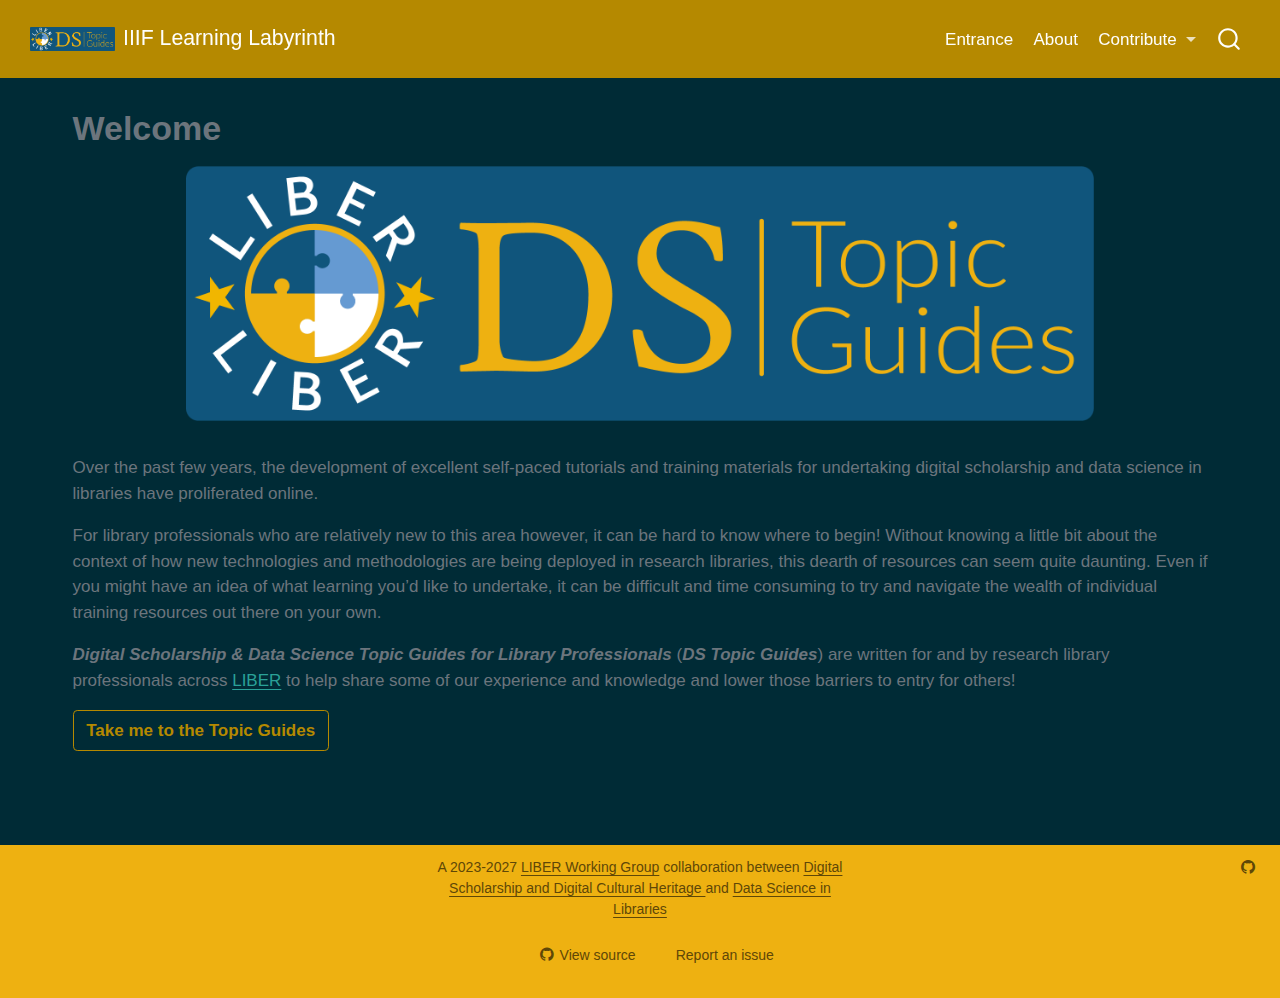
<file: book/docs/index.html>
<!DOCTYPE html>
<html xmlns="http://www.w3.org/1999/xhtml" lang="en" xml:lang="en"><head>

<meta charset="utf-8">
<meta name="generator" content="quarto-1.8.27">

<meta name="viewport" content="width=device-width, initial-scale=1.0, user-scalable=yes">


<title>Welcome – IIIF Learning Labyrinth</title>
<style>
code{white-space: pre-wrap;}
span.smallcaps{font-variant: small-caps;}
div.columns{display: flex; gap: min(4vw, 1.5em);}
div.column{flex: auto; overflow-x: auto;}
div.hanging-indent{margin-left: 1.5em; text-indent: -1.5em;}
ul.task-list{list-style: none;}
ul.task-list li input[type="checkbox"] {
  width: 0.8em;
  margin: 0 0.8em 0.2em -1em; /* quarto-specific, see https://github.com/quarto-dev/quarto-cli/issues/4556 */ 
  vertical-align: middle;
}
</style>


<script src="site_libs/quarto-nav/quarto-nav.js"></script>
<script src="site_libs/clipboard/clipboard.min.js"></script>
<script src="site_libs/quarto-search/autocomplete.umd.js"></script>
<script src="site_libs/quarto-search/fuse.min.js"></script>
<script src="site_libs/quarto-search/quarto-search.js"></script>
<meta name="quarto:offset" content="./">
<link href="./logo/favicon.ico" rel="icon">
<script src="site_libs/quarto-html/quarto.js" type="module"></script>
<script src="site_libs/quarto-html/tabsets/tabsets.js" type="module"></script>
<script src="site_libs/quarto-html/axe/axe-check.js" type="module"></script>
<script src="site_libs/quarto-html/popper.min.js"></script>
<script src="site_libs/quarto-html/tippy.umd.min.js"></script>
<script src="site_libs/quarto-html/anchor.min.js"></script>
<link href="site_libs/quarto-html/tippy.css" rel="stylesheet">
<link href="site_libs/quarto-html/quarto-syntax-highlighting-dark-4d9afe2b8d18ee9fa5d0d57b5ed4214d.css" rel="stylesheet" id="quarto-text-highlighting-styles">
<script src="site_libs/bootstrap/bootstrap.min.js"></script>
<link href="site_libs/bootstrap/bootstrap-icons.css" rel="stylesheet">
<link href="site_libs/bootstrap/bootstrap-4ce7fe6c6217ebb72c5aa3abbaf32f2a.min.css" rel="stylesheet" append-hash="true" id="quarto-bootstrap" data-mode="dark">
<script id="quarto-search-options" type="application/json">{
  "location": "navbar",
  "copy-button": false,
  "collapse-after": 3,
  "panel-placement": "end",
  "type": "overlay",
  "limit": 50,
  "keyboard-shortcut": [
    "f",
    "/",
    "s"
  ],
  "show-item-context": false,
  "language": {
    "search-no-results-text": "No results",
    "search-matching-documents-text": "matching documents",
    "search-copy-link-title": "Copy link to search",
    "search-hide-matches-text": "Hide additional matches",
    "search-more-match-text": "more match in this document",
    "search-more-matches-text": "more matches in this document",
    "search-clear-button-title": "Clear",
    "search-text-placeholder": "Search",
    "search-detached-cancel-button-title": "Cancel",
    "search-submit-button-title": "Submit",
    "search-label": "Search"
  }
}</script>


</head>

<body class="nav-fixed quarto-light">

<div id="quarto-search-results"></div>
  <header id="quarto-header" class="headroom fixed-top">
    <nav class="navbar navbar-expand-lg " data-bs-theme="dark">
      <div class="navbar-container container-fluid">
      <div class="navbar-brand-container mx-auto">
    <a href="./index.html" class="navbar-brand navbar-brand-logo">
    <img src="./logo/Liber-DS-logo-long-blue.png" alt="" class="navbar-logo light-content">
    <img src="./logo/Liber-DS-logo-long-blue.png" alt="" class="navbar-logo dark-content">
    </a>
    <a class="navbar-brand" href="./index.html">
    <span class="navbar-title">IIIF Learning Labyrinth</span>
    </a>
  </div>
            <div id="quarto-search" class="" title="Search"></div>
          <button class="navbar-toggler" type="button" data-bs-toggle="collapse" data-bs-target="#navbarCollapse" aria-controls="navbarCollapse" role="menu" aria-expanded="false" aria-label="Toggle navigation" onclick="if (window.quartoToggleHeadroom) { window.quartoToggleHeadroom(); }">
  <span class="navbar-toggler-icon"></span>
</button>
          <div class="collapse navbar-collapse" id="navbarCollapse">
            <ul class="navbar-nav navbar-nav-scroll ms-auto">
  <li class="nav-item">
    <a class="nav-link" href="./topicguides.html"> 
<span class="menu-text">Entrance</span></a>
  </li>  
  <li class="nav-item">
    <a class="nav-link" href="./project-overview.html"> 
<span class="menu-text">About</span></a>
  </li>  
  <li class="nav-item dropdown ">
    <a class="nav-link dropdown-toggle" href="#" id="nav-menu-contribute" role="link" data-bs-toggle="dropdown" aria-expanded="false">
 <span class="menu-text">Contribute</span>
    </a>
    <ul class="dropdown-menu dropdown-menu-end" aria-labelledby="nav-menu-contribute">    
        <li>
    <a class="dropdown-item" href="./contributing.html">
 <span class="dropdown-text">Contribute to our Project</span></a>
  </li>  
        <li>
    <a class="dropdown-item" href="./guidelines.html">
 <span class="dropdown-text">Author Guidance &amp; Style Guide</span></a>
  </li>  
        <li>
    <a class="dropdown-item" href="./licensing.html">
 <span class="dropdown-text">Licensing &amp; Re-use</span></a>
  </li>  
    </ul>
  </li>
</ul>
          </div> <!-- /navcollapse -->
            <div class="quarto-navbar-tools">
</div>
      </div> <!-- /container-fluid -->
    </nav>
</header>
<!-- content -->
<div id="quarto-content" class="quarto-container page-columns page-rows-contents page-layout-full page-navbar">
<!-- sidebar -->
<!-- margin-sidebar -->
    
<!-- main -->
<main class="content column-page" id="quarto-document-content">

<header id="title-block-header" class="quarto-title-block default">
  <div class="quarto-title">
        <h1 class="title">Welcome</h1>
              </div>
    <div class="quarto-title-meta column-page">

        
              </div>
      </header>


<div class="quarto-figure quarto-figure-center">
<figure class="figure">
<p><img src="logo/Liber-DS-logo-long-blue.png" class="img-fluid quarto-figure quarto-figure-center figure-img" style="width:80.0%"></p>
</figure>
</div>
<p>Over the past few years, the development of excellent self-paced tutorials and training materials for undertaking digital scholarship and data science in libraries have proliferated online.</p>
<p>For library professionals who are relatively new to this area however, it can be hard to know where to begin! Without knowing a little bit about the context of how new technologies and methodologies are being deployed in research libraries, this dearth of resources can seem quite daunting. Even if you might have an idea of what learning you’d like to undertake, it can be difficult and time consuming to try and navigate the wealth of individual training resources out there on your own.</p>
<p><strong><em>Digital Scholarship &amp; Data Science Topic Guides for Library Professionals</em></strong> (<strong><em>DS Topic Guides</em></strong>) are written for and by research library professionals across <a href="https://libereurope.eu/">LIBER</a> to help share some of our experience and knowledge and lower those barriers to entry for others!</p>
<p><a href="./topicguides.html" class="btn btn-outline-primary" role="button"><strong>Take me to the Topic Guides</strong></a></p>



</main> <!-- /main -->
<script id="quarto-html-after-body" type="application/javascript">
  window.document.addEventListener("DOMContentLoaded", function (event) {
    const icon = "";
    const anchorJS = new window.AnchorJS();
    anchorJS.options = {
      placement: 'right',
      icon: icon
    };
    anchorJS.add('.anchored');
    const isCodeAnnotation = (el) => {
      for (const clz of el.classList) {
        if (clz.startsWith('code-annotation-')) {                     
          return true;
        }
      }
      return false;
    }
    const onCopySuccess = function(e) {
      // button target
      const button = e.trigger;
      // don't keep focus
      button.blur();
      // flash "checked"
      button.classList.add('code-copy-button-checked');
      var currentTitle = button.getAttribute("title");
      button.setAttribute("title", "Copied!");
      let tooltip;
      if (window.bootstrap) {
        button.setAttribute("data-bs-toggle", "tooltip");
        button.setAttribute("data-bs-placement", "left");
        button.setAttribute("data-bs-title", "Copied!");
        tooltip = new bootstrap.Tooltip(button, 
          { trigger: "manual", 
            customClass: "code-copy-button-tooltip",
            offset: [0, -8]});
        tooltip.show();    
      }
      setTimeout(function() {
        if (tooltip) {
          tooltip.hide();
          button.removeAttribute("data-bs-title");
          button.removeAttribute("data-bs-toggle");
          button.removeAttribute("data-bs-placement");
        }
        button.setAttribute("title", currentTitle);
        button.classList.remove('code-copy-button-checked');
      }, 1000);
      // clear code selection
      e.clearSelection();
    }
    const getTextToCopy = function(trigger) {
      const outerScaffold = trigger.parentElement.cloneNode(true);
      const codeEl = outerScaffold.querySelector('code');
      for (const childEl of codeEl.children) {
        if (isCodeAnnotation(childEl)) {
          childEl.remove();
        }
      }
      return codeEl.innerText;
    }
    const clipboard = new window.ClipboardJS('.code-copy-button:not([data-in-quarto-modal])', {
      text: getTextToCopy
    });
    clipboard.on('success', onCopySuccess);
    if (window.document.getElementById('quarto-embedded-source-code-modal')) {
      const clipboardModal = new window.ClipboardJS('.code-copy-button[data-in-quarto-modal]', {
        text: getTextToCopy,
        container: window.document.getElementById('quarto-embedded-source-code-modal')
      });
      clipboardModal.on('success', onCopySuccess);
    }
      var localhostRegex = new RegExp(/^(?:http|https):\/\/localhost\:?[0-9]*\//);
      var mailtoRegex = new RegExp(/^mailto:/);
        var filterRegex = new RegExp('/' + window.location.host + '/');
      var isInternal = (href) => {
          return filterRegex.test(href) || localhostRegex.test(href) || mailtoRegex.test(href);
      }
      // Inspect non-navigation links and adorn them if external
     var links = window.document.querySelectorAll('a[href]:not(.nav-link):not(.navbar-brand):not(.toc-action):not(.sidebar-link):not(.sidebar-item-toggle):not(.pagination-link):not(.no-external):not([aria-hidden]):not(.dropdown-item):not(.quarto-navigation-tool):not(.about-link)');
      for (var i=0; i<links.length; i++) {
        const link = links[i];
        if (!isInternal(link.href)) {
          // undo the damage that might have been done by quarto-nav.js in the case of
          // links that we want to consider external
          if (link.dataset.originalHref !== undefined) {
            link.href = link.dataset.originalHref;
          }
        }
      }
    function tippyHover(el, contentFn, onTriggerFn, onUntriggerFn) {
      const config = {
        allowHTML: true,
        maxWidth: 500,
        delay: 100,
        arrow: false,
        appendTo: function(el) {
            return el.parentElement;
        },
        interactive: true,
        interactiveBorder: 10,
        theme: 'quarto',
        placement: 'bottom-start',
      };
      if (contentFn) {
        config.content = contentFn;
      }
      if (onTriggerFn) {
        config.onTrigger = onTriggerFn;
      }
      if (onUntriggerFn) {
        config.onUntrigger = onUntriggerFn;
      }
      window.tippy(el, config); 
    }
    const noterefs = window.document.querySelectorAll('a[role="doc-noteref"]');
    for (var i=0; i<noterefs.length; i++) {
      const ref = noterefs[i];
      tippyHover(ref, function() {
        // use id or data attribute instead here
        let href = ref.getAttribute('data-footnote-href') || ref.getAttribute('href');
        try { href = new URL(href).hash; } catch {}
        const id = href.replace(/^#\/?/, "");
        const note = window.document.getElementById(id);
        if (note) {
          return note.innerHTML;
        } else {
          return "";
        }
      });
    }
    const xrefs = window.document.querySelectorAll('a.quarto-xref');
    const processXRef = (id, note) => {
      // Strip column container classes
      const stripColumnClz = (el) => {
        el.classList.remove("page-full", "page-columns");
        if (el.children) {
          for (const child of el.children) {
            stripColumnClz(child);
          }
        }
      }
      stripColumnClz(note)
      if (id === null || id.startsWith('sec-')) {
        // Special case sections, only their first couple elements
        const container = document.createElement("div");
        if (note.children && note.children.length > 2) {
          container.appendChild(note.children[0].cloneNode(true));
          for (let i = 1; i < note.children.length; i++) {
            const child = note.children[i];
            if (child.tagName === "P" && child.innerText === "") {
              continue;
            } else {
              container.appendChild(child.cloneNode(true));
              break;
            }
          }
          if (window.Quarto?.typesetMath) {
            window.Quarto.typesetMath(container);
          }
          return container.innerHTML
        } else {
          if (window.Quarto?.typesetMath) {
            window.Quarto.typesetMath(note);
          }
          return note.innerHTML;
        }
      } else {
        // Remove any anchor links if they are present
        const anchorLink = note.querySelector('a.anchorjs-link');
        if (anchorLink) {
          anchorLink.remove();
        }
        if (window.Quarto?.typesetMath) {
          window.Quarto.typesetMath(note);
        }
        if (note.classList.contains("callout")) {
          return note.outerHTML;
        } else {
          return note.innerHTML;
        }
      }
    }
    for (var i=0; i<xrefs.length; i++) {
      const xref = xrefs[i];
      tippyHover(xref, undefined, function(instance) {
        instance.disable();
        let url = xref.getAttribute('href');
        let hash = undefined; 
        if (url.startsWith('#')) {
          hash = url;
        } else {
          try { hash = new URL(url).hash; } catch {}
        }
        if (hash) {
          const id = hash.replace(/^#\/?/, "");
          const note = window.document.getElementById(id);
          if (note !== null) {
            try {
              const html = processXRef(id, note.cloneNode(true));
              instance.setContent(html);
            } finally {
              instance.enable();
              instance.show();
            }
          } else {
            // See if we can fetch this
            fetch(url.split('#')[0])
            .then(res => res.text())
            .then(html => {
              const parser = new DOMParser();
              const htmlDoc = parser.parseFromString(html, "text/html");
              const note = htmlDoc.getElementById(id);
              if (note !== null) {
                const html = processXRef(id, note);
                instance.setContent(html);
              } 
            }).finally(() => {
              instance.enable();
              instance.show();
            });
          }
        } else {
          // See if we can fetch a full url (with no hash to target)
          // This is a special case and we should probably do some content thinning / targeting
          fetch(url)
          .then(res => res.text())
          .then(html => {
            const parser = new DOMParser();
            const htmlDoc = parser.parseFromString(html, "text/html");
            const note = htmlDoc.querySelector('main.content');
            if (note !== null) {
              // This should only happen for chapter cross references
              // (since there is no id in the URL)
              // remove the first header
              if (note.children.length > 0 && note.children[0].tagName === "HEADER") {
                note.children[0].remove();
              }
              const html = processXRef(null, note);
              instance.setContent(html);
            } 
          }).finally(() => {
            instance.enable();
            instance.show();
          });
        }
      }, function(instance) {
      });
    }
        let selectedAnnoteEl;
        const selectorForAnnotation = ( cell, annotation) => {
          let cellAttr = 'data-code-cell="' + cell + '"';
          let lineAttr = 'data-code-annotation="' +  annotation + '"';
          const selector = 'span[' + cellAttr + '][' + lineAttr + ']';
          return selector;
        }
        const selectCodeLines = (annoteEl) => {
          const doc = window.document;
          const targetCell = annoteEl.getAttribute("data-target-cell");
          const targetAnnotation = annoteEl.getAttribute("data-target-annotation");
          const annoteSpan = window.document.querySelector(selectorForAnnotation(targetCell, targetAnnotation));
          const lines = annoteSpan.getAttribute("data-code-lines").split(",");
          const lineIds = lines.map((line) => {
            return targetCell + "-" + line;
          })
          let top = null;
          let height = null;
          let parent = null;
          if (lineIds.length > 0) {
              //compute the position of the single el (top and bottom and make a div)
              const el = window.document.getElementById(lineIds[0]);
              top = el.offsetTop;
              height = el.offsetHeight;
              parent = el.parentElement.parentElement;
            if (lineIds.length > 1) {
              const lastEl = window.document.getElementById(lineIds[lineIds.length - 1]);
              const bottom = lastEl.offsetTop + lastEl.offsetHeight;
              height = bottom - top;
            }
            if (top !== null && height !== null && parent !== null) {
              // cook up a div (if necessary) and position it 
              let div = window.document.getElementById("code-annotation-line-highlight");
              if (div === null) {
                div = window.document.createElement("div");
                div.setAttribute("id", "code-annotation-line-highlight");
                div.style.position = 'absolute';
                parent.appendChild(div);
              }
              div.style.top = top - 2 + "px";
              div.style.height = height + 4 + "px";
              div.style.left = 0;
              let gutterDiv = window.document.getElementById("code-annotation-line-highlight-gutter");
              if (gutterDiv === null) {
                gutterDiv = window.document.createElement("div");
                gutterDiv.setAttribute("id", "code-annotation-line-highlight-gutter");
                gutterDiv.style.position = 'absolute';
                const codeCell = window.document.getElementById(targetCell);
                const gutter = codeCell.querySelector('.code-annotation-gutter');
                gutter.appendChild(gutterDiv);
              }
              gutterDiv.style.top = top - 2 + "px";
              gutterDiv.style.height = height + 4 + "px";
            }
            selectedAnnoteEl = annoteEl;
          }
        };
        const unselectCodeLines = () => {
          const elementsIds = ["code-annotation-line-highlight", "code-annotation-line-highlight-gutter"];
          elementsIds.forEach((elId) => {
            const div = window.document.getElementById(elId);
            if (div) {
              div.remove();
            }
          });
          selectedAnnoteEl = undefined;
        };
          // Handle positioning of the toggle
      window.addEventListener(
        "resize",
        throttle(() => {
          elRect = undefined;
          if (selectedAnnoteEl) {
            selectCodeLines(selectedAnnoteEl);
          }
        }, 10)
      );
      function throttle(fn, ms) {
      let throttle = false;
      let timer;
        return (...args) => {
          if(!throttle) { // first call gets through
              fn.apply(this, args);
              throttle = true;
          } else { // all the others get throttled
              if(timer) clearTimeout(timer); // cancel #2
              timer = setTimeout(() => {
                fn.apply(this, args);
                timer = throttle = false;
              }, ms);
          }
        };
      }
        // Attach click handler to the DT
        const annoteDls = window.document.querySelectorAll('dt[data-target-cell]');
        for (const annoteDlNode of annoteDls) {
          annoteDlNode.addEventListener('click', (event) => {
            const clickedEl = event.target;
            if (clickedEl !== selectedAnnoteEl) {
              unselectCodeLines();
              const activeEl = window.document.querySelector('dt[data-target-cell].code-annotation-active');
              if (activeEl) {
                activeEl.classList.remove('code-annotation-active');
              }
              selectCodeLines(clickedEl);
              clickedEl.classList.add('code-annotation-active');
            } else {
              // Unselect the line
              unselectCodeLines();
              clickedEl.classList.remove('code-annotation-active');
            }
          });
        }
    const findCites = (el) => {
      const parentEl = el.parentElement;
      if (parentEl) {
        const cites = parentEl.dataset.cites;
        if (cites) {
          return {
            el,
            cites: cites.split(' ')
          };
        } else {
          return findCites(el.parentElement)
        }
      } else {
        return undefined;
      }
    };
    var bibliorefs = window.document.querySelectorAll('a[role="doc-biblioref"]');
    for (var i=0; i<bibliorefs.length; i++) {
      const ref = bibliorefs[i];
      const citeInfo = findCites(ref);
      if (citeInfo) {
        tippyHover(citeInfo.el, function() {
          var popup = window.document.createElement('div');
          citeInfo.cites.forEach(function(cite) {
            var citeDiv = window.document.createElement('div');
            citeDiv.classList.add('hanging-indent');
            citeDiv.classList.add('csl-entry');
            var biblioDiv = window.document.getElementById('ref-' + cite);
            if (biblioDiv) {
              citeDiv.innerHTML = biblioDiv.innerHTML;
            }
            popup.appendChild(citeDiv);
          });
          return popup.innerHTML;
        });
      }
    }
  });
  </script>
</div> <!-- /content -->
<footer class="footer">
  <div class="nav-footer">
    <div class="nav-footer-left">
      &nbsp;
    </div>   
    <div class="nav-footer-center">
<p>A 2023-2027 <a href="https://libereurope.eu/working-groups">LIBER Working Group</a> collaboration between <a href="https://libereurope.eu/working-group/digital-scholarship-and-digital-cultural-heritage-collections-working-group/">Digital Scholarship and Digital Cultural Heritage </a> and <a href="https://libereurope.eu/working-group/liber-data-science-in-libraries-working-group/">Data Science in Libraries</a></p>
<div class="toc-actions"><ul><li><a href="https://github.com/IrisBox/IIIF-Learning-Labyrinth/blob/main/book/index.qmd" class="toc-action"><i class="bi bi-github"></i>View source</a></li><li><a href="https://github.com/IrisBox/IIIF-Learning-Labyrinth/issues/new" class="toc-action"><i class="bi empty"></i>Report an issue</a></li></ul></div></div>
    <div class="nav-footer-right">
      <ul class="footer-items list-unstyled">
    <li class="nav-item compact">
    <a class="nav-link" href="https://github.com/libereurope/ds-topic-guides">
      <i class="bi bi-github" role="img">
</i> 
    </a>
  </li>  
</ul>
    </div>
  </div>
</footer>




</body></html>
</file>
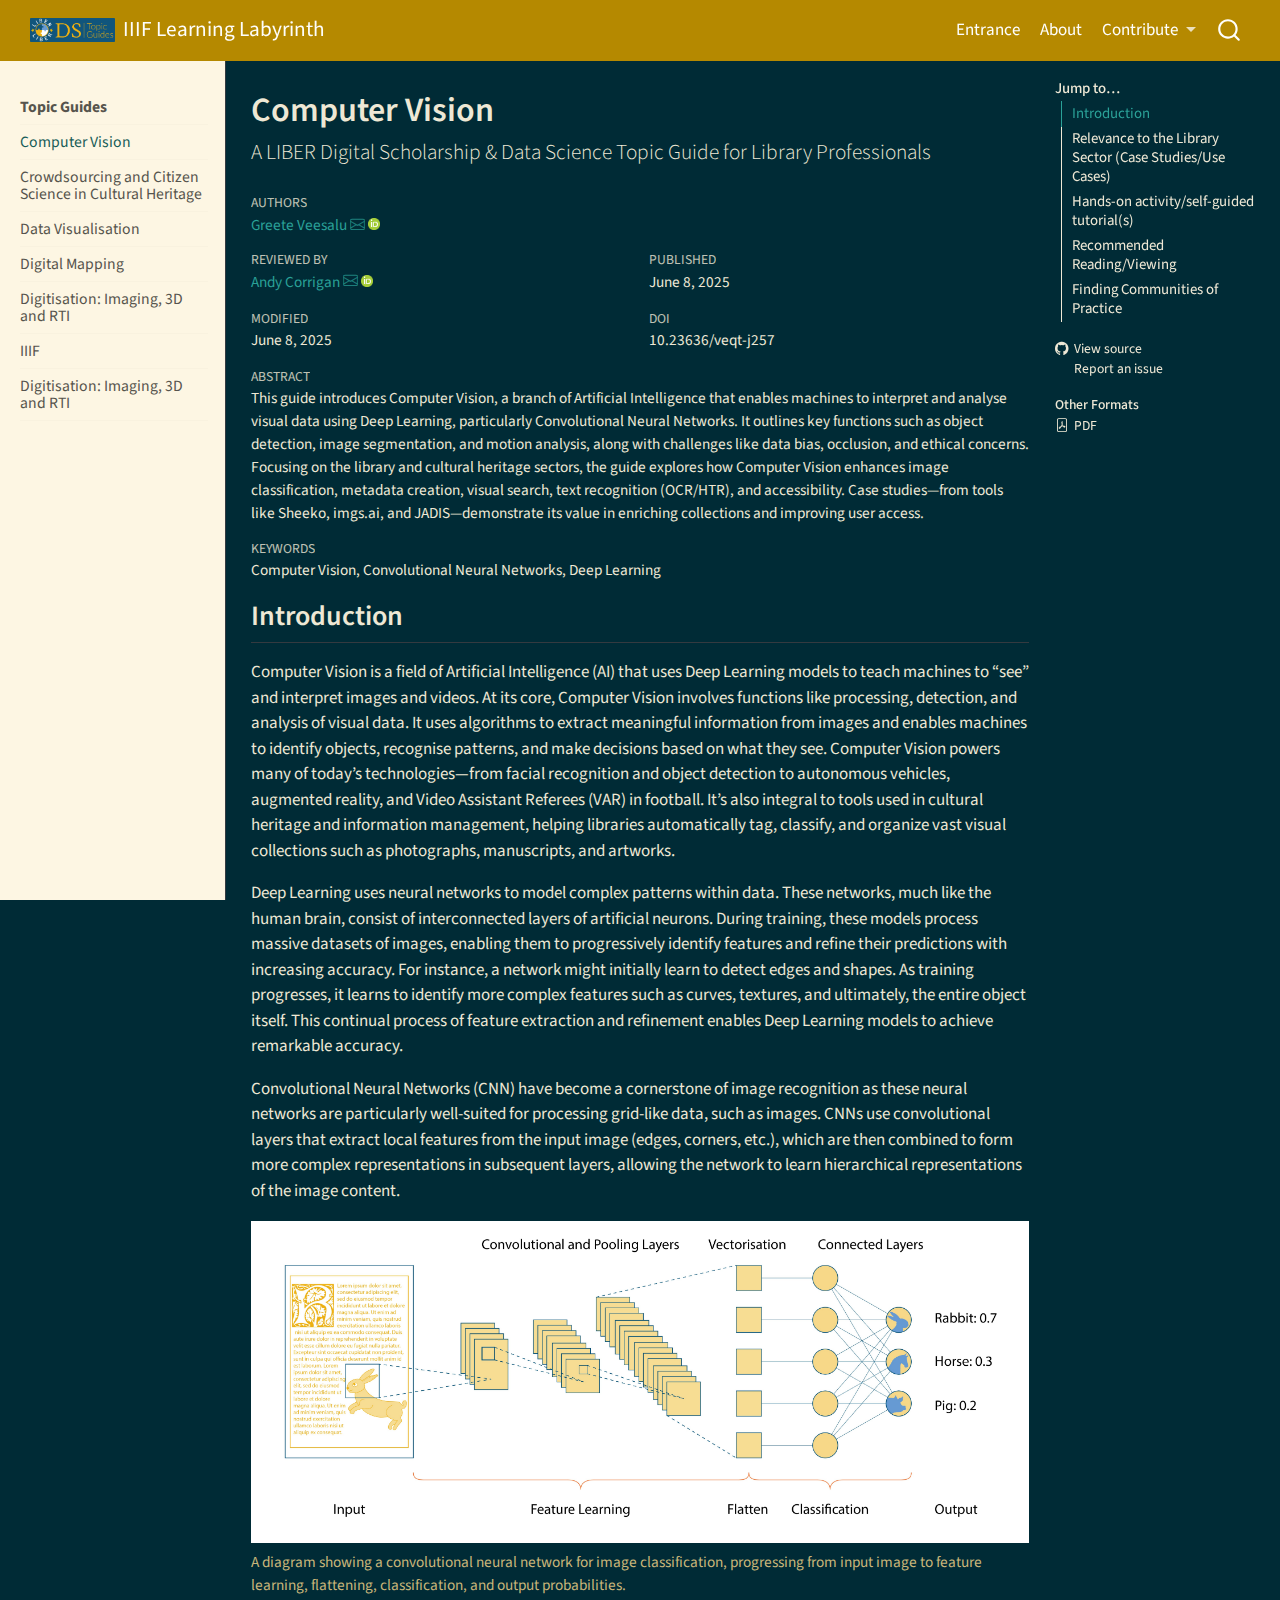
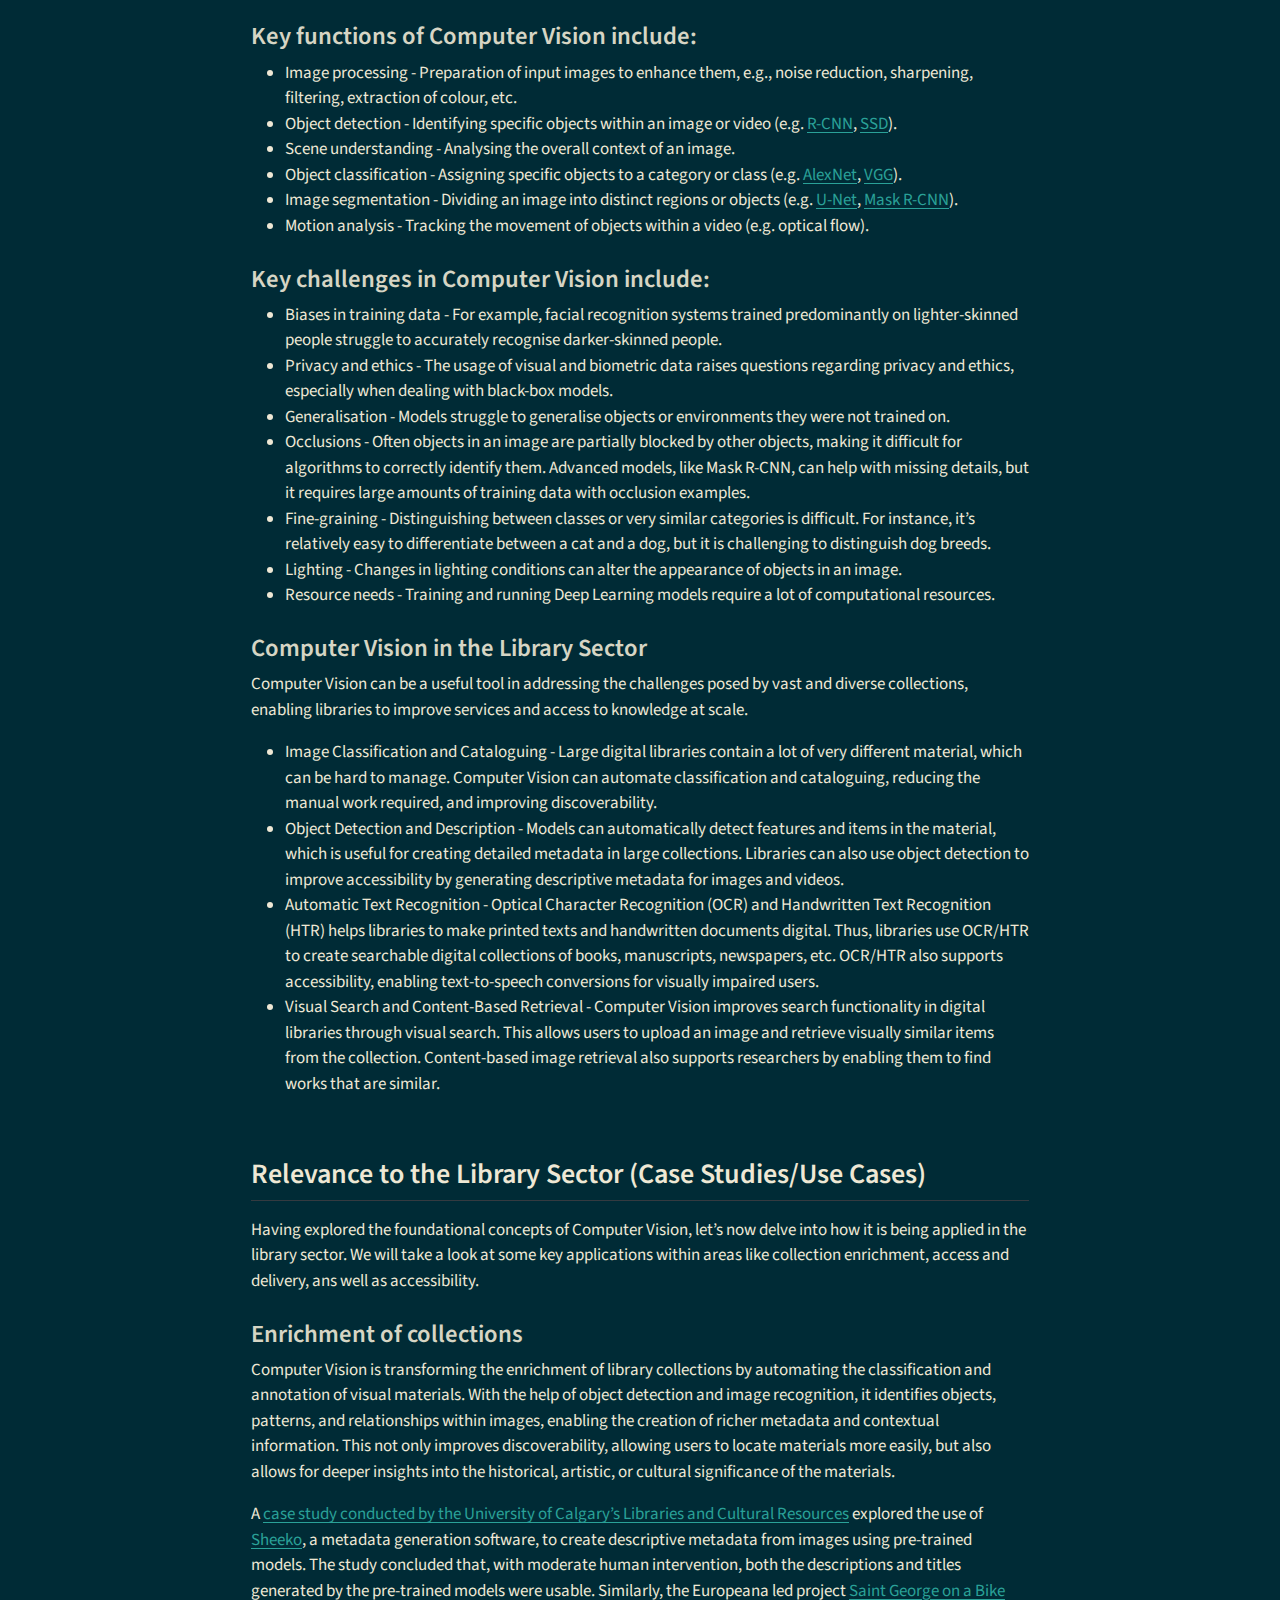
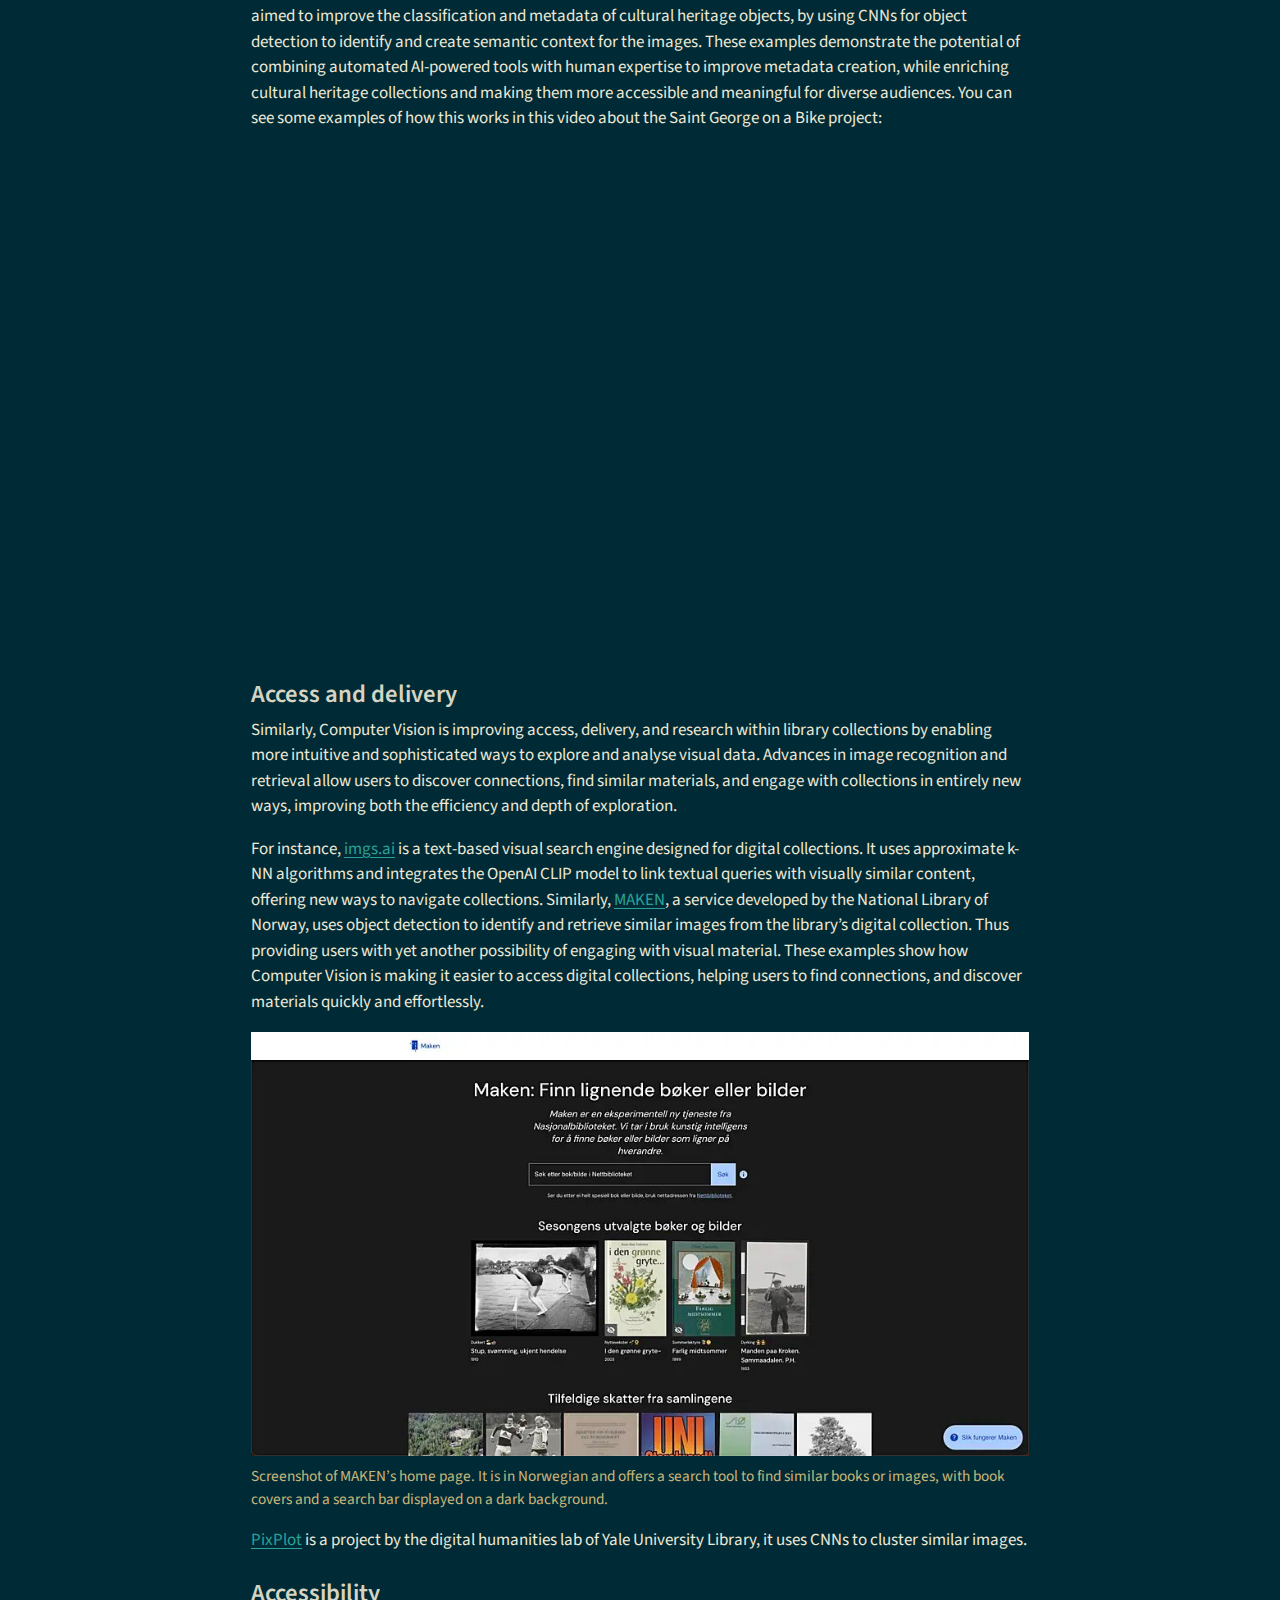
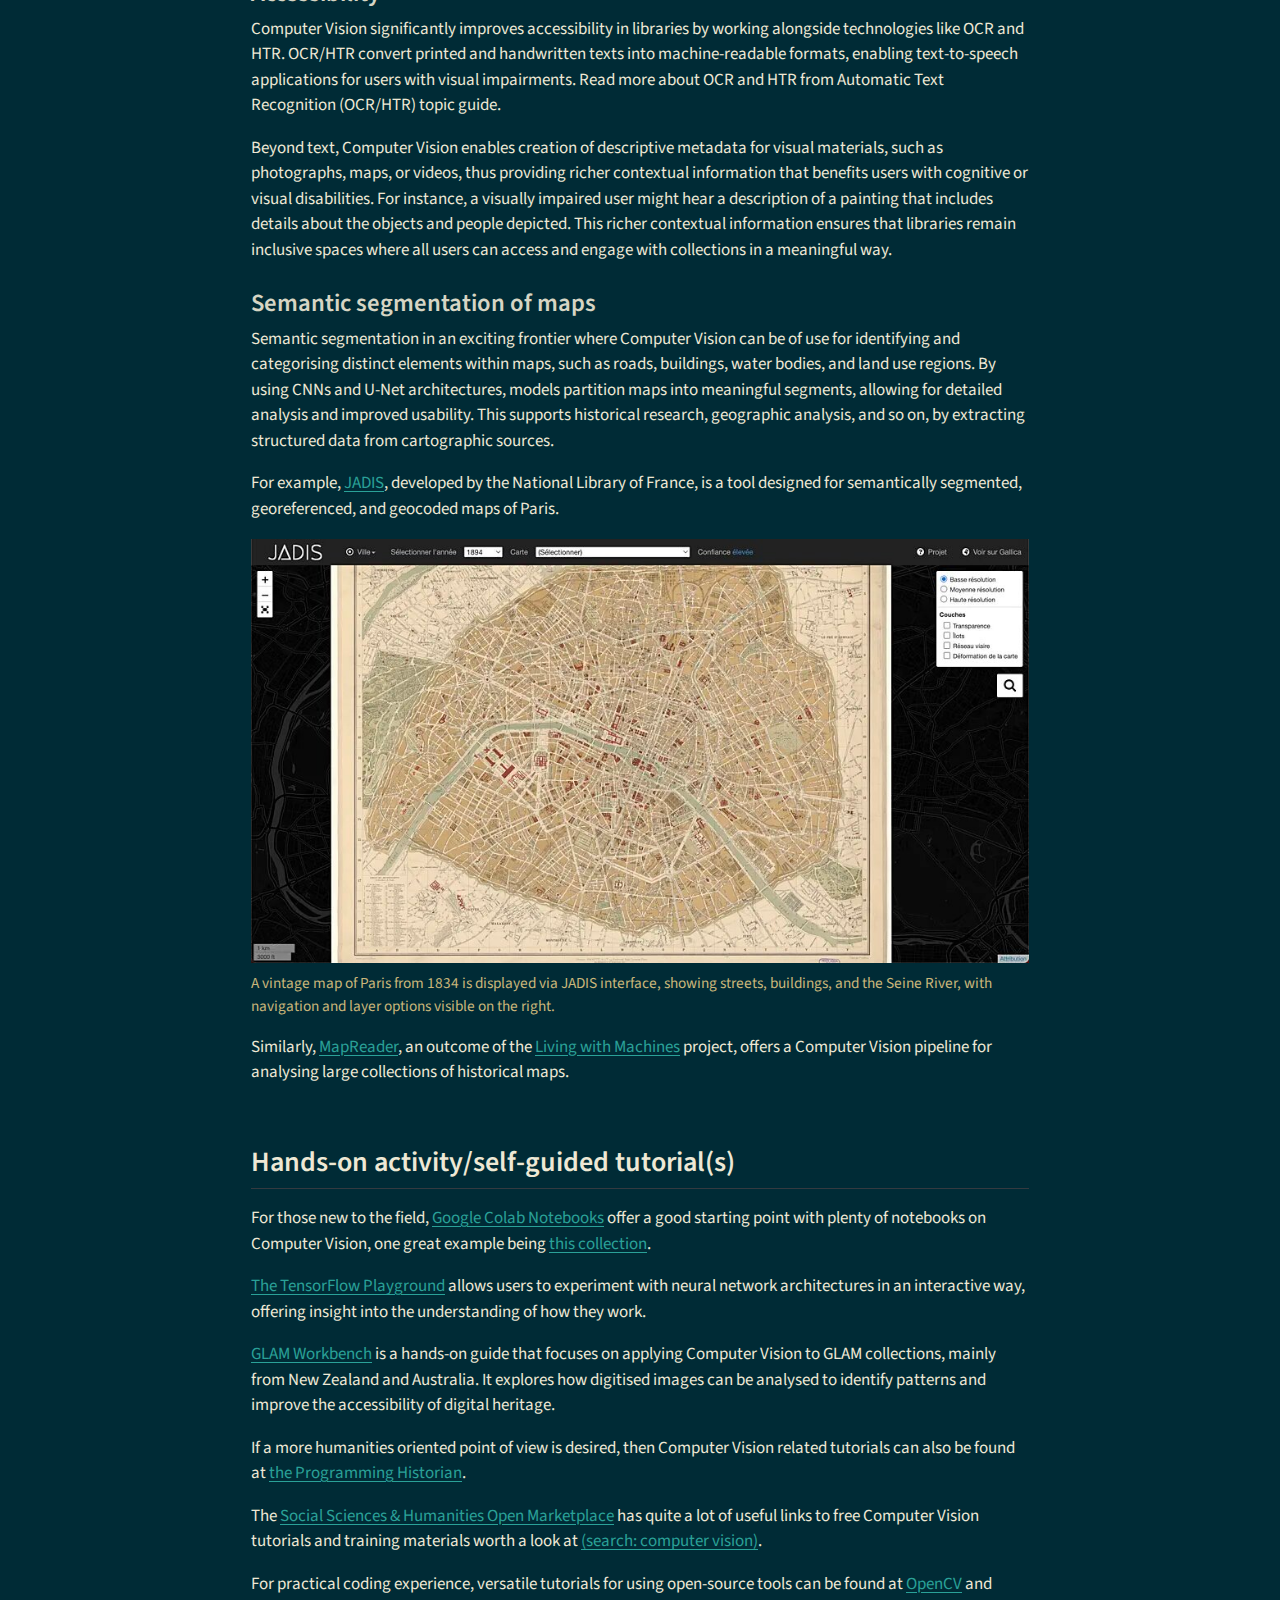
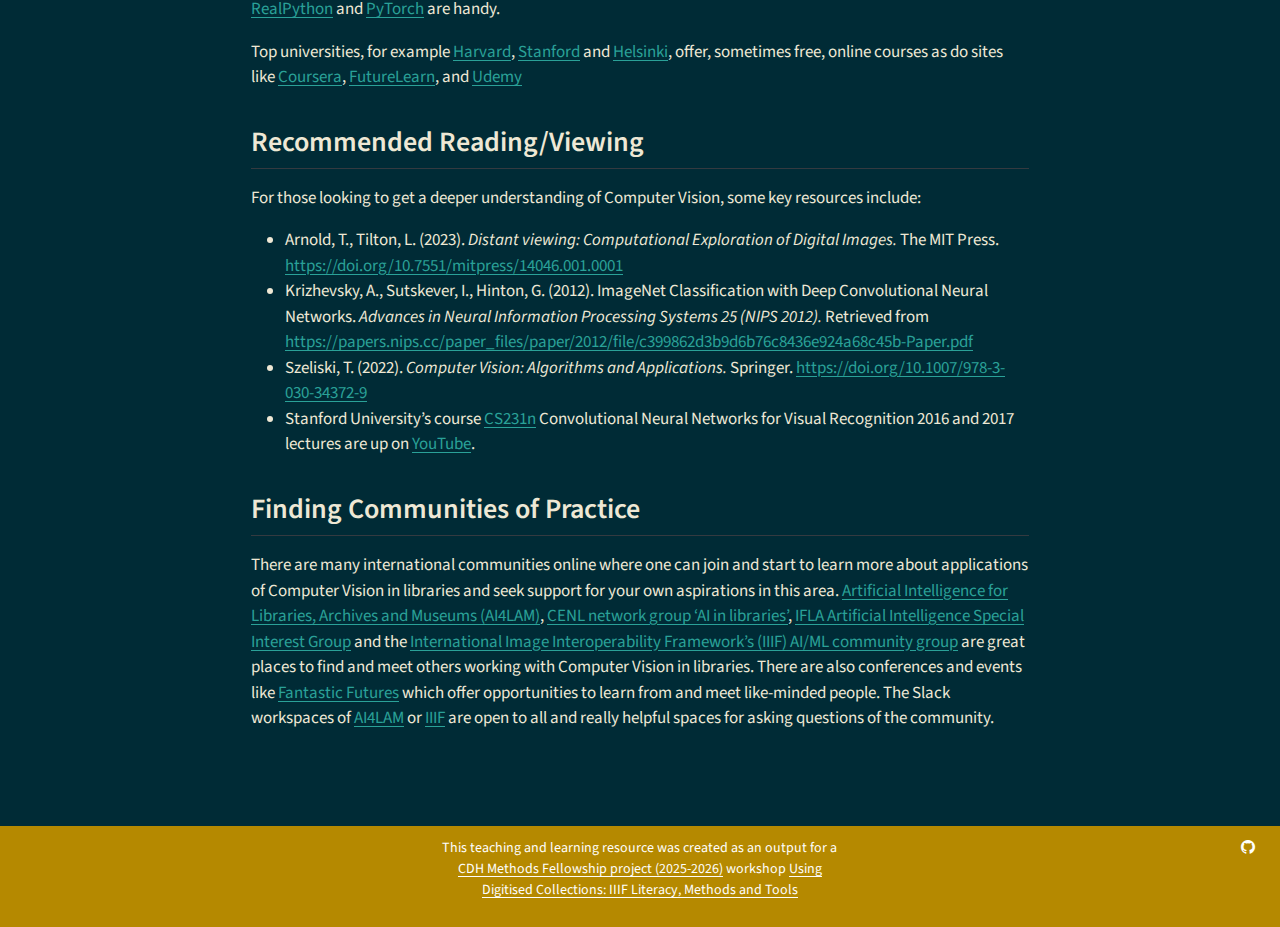
<file: book/docs/01-computer-vision.html>
<!DOCTYPE html>
<html xmlns="http://www.w3.org/1999/xhtml" lang="en" xml:lang="en"><head>

<meta charset="utf-8">
<meta name="generator" content="quarto-1.8.27">

<meta name="viewport" content="width=device-width, initial-scale=1.0, user-scalable=yes">

<meta name="author" content="Greete Veesalu">
<meta name="dcterms.date" content="2025-06-08">
<meta name="keywords" content="Computer Vision, Convolutional Neural Networks, Deep Learning">

<title>Computer Vision – IIIF Learning Labyrinth</title>
<style>
code{white-space: pre-wrap;}
span.smallcaps{font-variant: small-caps;}
div.columns{display: flex; gap: min(4vw, 1.5em);}
div.column{flex: auto; overflow-x: auto;}
div.hanging-indent{margin-left: 1.5em; text-indent: -1.5em;}
ul.task-list{list-style: none;}
ul.task-list li input[type="checkbox"] {
  width: 0.8em;
  margin: 0 0.8em 0.2em -1em; /* quarto-specific, see https://github.com/quarto-dev/quarto-cli/issues/4556 */ 
  vertical-align: middle;
}
</style>


<script src="site_libs/quarto-nav/quarto-nav.js"></script>
<script src="site_libs/clipboard/clipboard.min.js"></script>
<script src="site_libs/quarto-search/autocomplete.umd.js"></script>
<script src="site_libs/quarto-search/fuse.min.js"></script>
<script src="site_libs/quarto-search/quarto-search.js"></script>
<meta name="quarto:offset" content="./">
<link href="./logo/favicon.ico" rel="icon">
<script src="site_libs/quarto-html/quarto.js" type="module"></script>
<script src="site_libs/quarto-html/tabsets/tabsets.js" type="module"></script>
<script src="site_libs/quarto-html/axe/axe-check.js" type="module"></script>
<script src="site_libs/quarto-html/popper.min.js"></script>
<script src="site_libs/quarto-html/tippy.umd.min.js"></script>
<script src="site_libs/quarto-html/anchor.min.js"></script>
<link href="site_libs/quarto-html/tippy.css" rel="stylesheet">
<link href="site_libs/quarto-html/quarto-syntax-highlighting-dark-4d9afe2b8d18ee9fa5d0d57b5ed4214d.css" rel="stylesheet" id="quarto-text-highlighting-styles">
<script src="site_libs/bootstrap/bootstrap.min.js"></script>
<link href="site_libs/bootstrap/bootstrap-icons.css" rel="stylesheet">
<link href="site_libs/bootstrap/bootstrap-4c4ae686be12a6805be0175683e26939.min.css" rel="stylesheet" append-hash="true" id="quarto-bootstrap" data-mode="dark">
<script id="quarto-search-options" type="application/json">{
  "location": "navbar",
  "copy-button": false,
  "collapse-after": 3,
  "panel-placement": "end",
  "type": "overlay",
  "limit": 50,
  "keyboard-shortcut": [
    "f",
    "/",
    "s"
  ],
  "show-item-context": false,
  "language": {
    "search-no-results-text": "No results",
    "search-matching-documents-text": "matching documents",
    "search-copy-link-title": "Copy link to search",
    "search-hide-matches-text": "Hide additional matches",
    "search-more-match-text": "more match in this document",
    "search-more-matches-text": "more matches in this document",
    "search-clear-button-title": "Clear",
    "search-text-placeholder": "Search",
    "search-detached-cancel-button-title": "Cancel",
    "search-submit-button-title": "Submit",
    "search-label": "Search"
  }
}</script>


</head>

<body class="nav-sidebar docked nav-fixed quarto-light">

<div id="quarto-search-results"></div>
  <header id="quarto-header" class="headroom fixed-top">
    <nav class="navbar navbar-expand-lg " data-bs-theme="dark">
      <div class="navbar-container container-fluid">
      <div class="navbar-brand-container mx-auto">
    <a href="./index.html" class="navbar-brand navbar-brand-logo">
    <img src="./logo/Liber-DS-logo-long-blue.png" alt="" class="navbar-logo light-content">
    <img src="./logo/Liber-DS-logo-long-blue.png" alt="" class="navbar-logo dark-content">
    </a>
    <a class="navbar-brand" href="./index.html">
    <span class="navbar-title">IIIF Learning Labyrinth</span>
    </a>
  </div>
            <div id="quarto-search" class="" title="Search"></div>
          <button class="navbar-toggler" type="button" data-bs-toggle="collapse" data-bs-target="#navbarCollapse" aria-controls="navbarCollapse" role="menu" aria-expanded="false" aria-label="Toggle navigation" onclick="if (window.quartoToggleHeadroom) { window.quartoToggleHeadroom(); }">
  <span class="navbar-toggler-icon"></span>
</button>
          <div class="collapse navbar-collapse" id="navbarCollapse">
            <ul class="navbar-nav navbar-nav-scroll ms-auto">
  <li class="nav-item">
    <a class="nav-link active" href="./topicguides.html" aria-current="page"> 
<span class="menu-text">Entrance</span></a>
  </li>  
  <li class="nav-item">
    <a class="nav-link" href="./project-overview.html"> 
<span class="menu-text">About</span></a>
  </li>  
  <li class="nav-item dropdown ">
    <a class="nav-link dropdown-toggle" href="#" id="nav-menu-contribute" role="link" data-bs-toggle="dropdown" aria-expanded="false">
 <span class="menu-text">Contribute</span>
    </a>
    <ul class="dropdown-menu dropdown-menu-end" aria-labelledby="nav-menu-contribute">    
        <li>
    <a class="dropdown-item" href="./contributing.html">
 <span class="dropdown-text">Contribute to our Project</span></a>
  </li>  
        <li>
    <a class="dropdown-item" href="./guidelines.html">
 <span class="dropdown-text">Author Guidance &amp; Style Guide</span></a>
  </li>  
        <li>
    <a class="dropdown-item" href="./licensing.html">
 <span class="dropdown-text">Licensing &amp; Re-use</span></a>
  </li>  
    </ul>
  </li>
</ul>
          </div> <!-- /navcollapse -->
            <div class="quarto-navbar-tools">
</div>
      </div> <!-- /container-fluid -->
    </nav>
  <nav class="quarto-secondary-nav">
    <div class="container-fluid d-flex">
      <button type="button" class="quarto-btn-toggle btn" data-bs-toggle="collapse" role="button" data-bs-target=".quarto-sidebar-collapse-item" aria-controls="quarto-sidebar" aria-expanded="false" aria-label="Toggle sidebar navigation" onclick="if (window.quartoToggleHeadroom) { window.quartoToggleHeadroom(); }">
        <i class="bi bi-layout-text-sidebar-reverse"></i>
      </button>
        <nav class="quarto-page-breadcrumbs" aria-label="breadcrumb"><ol class="breadcrumb"><li class="breadcrumb-item"><a href="./01-computer-vision.html">Computer Vision</a></li></ol></nav>
        <a class="flex-grow-1" role="navigation" data-bs-toggle="collapse" data-bs-target=".quarto-sidebar-collapse-item" aria-controls="quarto-sidebar" aria-expanded="false" aria-label="Toggle sidebar navigation" onclick="if (window.quartoToggleHeadroom) { window.quartoToggleHeadroom(); }">      
        </a>
    </div>
  </nav>
</header>
<!-- content -->
<div id="quarto-content" class="quarto-container page-columns page-rows-contents page-layout-article page-navbar">
<!-- sidebar -->
  <nav id="quarto-sidebar" class="sidebar collapse collapse-horizontal quarto-sidebar-collapse-item sidebar-navigation docked overflow-auto">
    <div class="sidebar-menu-container"> 
    <ul class="list-unstyled mt-1">
        <li class="sidebar-item">
  <div class="sidebar-item-container"> 
  <a href="./topicguides.html" class="sidebar-item-text sidebar-link">
 <span class="menu-text"><strong>Topic Guides</strong></span></a>
  </div>
</li>
        <li class="px-0"><hr class="sidebar-divider hi "></li>
        <li class="sidebar-item">
  <div class="sidebar-item-container"> 
  <a href="./01-computer-vision.html" class="sidebar-item-text sidebar-link active">
 <span class="menu-text">Computer Vision</span></a>
  </div>
</li>
        <li class="px-0"><hr class="sidebar-divider hi "></li>
        <li class="sidebar-item">
  <div class="sidebar-item-container"> 
  <a href="./02-crowdsourcing.html" class="sidebar-item-text sidebar-link">
 <span class="menu-text">Crowdsourcing and Citizen Science in Cultural Heritage</span></a>
  </div>
</li>
        <li class="px-0"><hr class="sidebar-divider hi "></li>
        <li class="sidebar-item">
  <div class="sidebar-item-container"> 
  <a href="./03-dataviz.html" class="sidebar-item-text sidebar-link">
 <span class="menu-text">Data Visualisation</span></a>
  </div>
</li>
        <li class="px-0"><hr class="sidebar-divider hi "></li>
        <li class="sidebar-item">
  <div class="sidebar-item-container"> 
  <a href="./04-digitalmapping.html" class="sidebar-item-text sidebar-link">
 <span class="menu-text">Digital Mapping</span></a>
  </div>
</li>
        <li class="px-0"><hr class="sidebar-divider hi "></li>
        <li class="sidebar-item">
  <div class="sidebar-item-container"> 
  <a href="./05-digitisation.html" class="sidebar-item-text sidebar-link">
 <span class="menu-text">Digitisation: Imaging, 3D and RTI</span></a>
  </div>
</li>
        <li class="px-0"><hr class="sidebar-divider hi "></li>
        <li class="sidebar-item">
  <div class="sidebar-item-container"> 
  <a href="./06-iiif.html" class="sidebar-item-text sidebar-link">
 <span class="menu-text">IIIF</span></a>
  </div>
</li>
        <li class="px-0"><hr class="sidebar-divider hi "></li>
        <li class="sidebar-item">
  <div class="sidebar-item-container"> 
  <a href="./07-digitisation.html" class="sidebar-item-text sidebar-link">
 <span class="menu-text">Digitisation: Imaging, 3D and RTI</span></a>
  </div>
</li>
        <li class="px-0"><hr class="sidebar-divider hi "></li>
    </ul>
    </div>
</nav>
<div id="quarto-sidebar-glass" class="quarto-sidebar-collapse-item" data-bs-toggle="collapse" data-bs-target=".quarto-sidebar-collapse-item"></div>
<!-- margin-sidebar -->
    <div id="quarto-margin-sidebar" class="sidebar margin-sidebar">
        <nav id="TOC" role="doc-toc" class="toc-active">
    <h2 id="toc-title">Jump to…</h2>
   
  <ul class="collapse">
  <li><a href="#introduction" id="toc-introduction" class="nav-link active" data-scroll-target="#introduction">Introduction</a></li>
  <li><a href="#relevance-to-the-library-sector-case-studiesuse-cases" id="toc-relevance-to-the-library-sector-case-studiesuse-cases" class="nav-link" data-scroll-target="#relevance-to-the-library-sector-case-studiesuse-cases">Relevance to the Library Sector (Case Studies/Use Cases)</a></li>
  <li><a href="#hands-on-activityself-guided-tutorials" id="toc-hands-on-activityself-guided-tutorials" class="nav-link" data-scroll-target="#hands-on-activityself-guided-tutorials">Hands-on activity/self-guided tutorial(s)</a></li>
  <li><a href="#recommended-readingviewing" id="toc-recommended-readingviewing" class="nav-link" data-scroll-target="#recommended-readingviewing">Recommended Reading/Viewing</a></li>
  <li><a href="#finding-communities-of-practice" id="toc-finding-communities-of-practice" class="nav-link" data-scroll-target="#finding-communities-of-practice">Finding Communities of Practice</a></li>
  </ul>
<div class="toc-actions"><ul class="collapse"><li><a href="https://github.com/IrisBox/IIIF-Learning-Labyrinth/blob/main/book/01-computer-vision.qmd" class="toc-action"><i class="bi bi-github"></i>View source</a></li><li><a href="https://github.com/IrisBox/IIIF-Learning-Labyrinth/issues/new" class="toc-action"><i class="bi empty"></i>Report an issue</a></li></ul></div><div class="quarto-alternate-formats"><h2>Other Formats</h2><ul><li><a href="01-computer-vision.pdf"><i class="bi bi-file-pdf"></i>PDF</a></li></ul></div></nav>
    </div>
<!-- main -->
<main class="content" id="quarto-document-content">

<header id="title-block-header" class="quarto-title-block default">
  <div class="quarto-title">
        <h1 class="title">Computer Vision</h1>
            <p class="subtitle lead">A LIBER Digital Scholarship &amp; Data Science Topic Guide for Library Professionals</p>
          </div>
    <div class="quarto-title-meta">

        <div class="quarto-title-meta-author" style="display: block; width: 100%; margin-left: 0; padding-left: 0; box-sizing: border-box; grid-column: 1 / -1; justify-self: start; text-align: left;">
            <div class="quarto-title-meta-heading">Authors</div>
            <div class="quarto-title-meta-contents">
                  <a href="https://libereurope.eu/member/greete-veesalu/">Greete Veesalu</a> <a href="mailto:greete.veesalu@rara.ee" class="quarto-title-author-email"><i class="bi bi-envelope"></i></a> <a href="https://orcid.org/0009-0002-6742-1873" class="quarto-title-author-orcid"> <img src="[data-uri]"></a>       </div>
    </div>
         <div class="quarto-title-meta-reviewed-by">
      <div class="quarto-title-meta-heading">Reviewed By</div>
      <div class="quarto-title-meta-contents">
         <a href="https://libereurope.eu/member/andy-corrigan">Andy Corrigan</a> <a href="mailto:cudl@lib.cam.ac.uk" class="quarto-title-author-email"><i class="bi bi-envelope"></i></a> <a href="https://orcid.org/0000-0002-3896-2489" class="quarto-title-author-orcid"> <img src="[data-uri]"></a>
        
      </div>
    </div>
    
        <div class="quarto-title-meta-date">
      <div class="quarto-title-meta-heading">Published</div>
      <div class="quarto-title-meta-contents">
        <p class="date">June 8, 2025</p>
      </div>
    </div>
            <div class="quarto-title-meta-modified-date">
      <div class="quarto-title-meta-heading">Modified</div>
      <div class="quarto-title-meta-contents">
        <p class="date-modified">June 8, 2025</p>
      </div>
    </div>
            <div class="quarto-title-meta-doi">
      <div class="quarto-title-meta-heading">DOI</div>
      <div class="quarto-title-meta-contents">
        <p class="doi">10.23636/veqt-j257</p>
      </div>
    </div>
      </div>
    <div class="abstract">
    <div class="quarto-title-meta-heading">Abstract</div>
    <div class="quarto-title-meta-contents">
      <p>This guide introduces Computer Vision, a branch of Artificial Intelligence that enables machines to interpret and analyse visual data using Deep Learning, particularly Convolutional Neural Networks. It outlines key functions such as object detection, image segmentation, and motion analysis, along with challenges like data bias, occlusion, and ethical concerns. Focusing on the library and cultural heritage sectors, the guide explores how Computer Vision enhances image classification, metadata creation, visual search, text recognition (OCR/HTR), and accessibility. Case studies—from tools like Sheeko, imgs.ai, and JADIS—demonstrate its value in enriching collections and improving user access.</p>
    </div>
  </div>
      <div class="quarto-title-meta-keywords">
    <div class="quarto-title-meta-heading">Keywords</div>
    <div class="quarto-title-meta-contents">
      <div class="text-keywords">
        <p>Computer Vision, Convolutional Neural Networks, Deep Learning</p>
      </div>
    </div>
  </div>
    </header>


<section id="introduction" class="level2">
<h2 class="anchored" data-anchor-id="introduction">Introduction</h2>
<p>Computer Vision is a field of Artificial Intelligence (AI) that uses Deep Learning models to teach machines to “see” and interpret images and videos. At its core, Computer Vision involves functions like processing, detection, and analysis of visual data. It uses algorithms to extract meaningful information from images and enables machines to identify objects, recognise patterns, and make decisions based on what they see. Computer Vision powers many of today’s technologies—from facial recognition and object detection to autonomous vehicles, augmented reality, and Video Assistant Referees (VAR) in football. It’s also integral to tools used in cultural heritage and information management, helping libraries automatically tag, classify, and organize vast visual collections such as photographs, manuscripts, and artworks.</p>
<p>Deep Learning uses neural networks to model complex patterns within data. These networks, much like the human brain, consist of interconnected layers of artificial neurons. During training, these models process massive datasets of images, enabling them to progressively identify features and refine their predictions with increasing accuracy. For instance, a network might initially learn to detect edges and shapes. As training progresses, it learns to identify more complex features such as curves, textures, and ultimately, the entire object itself. This continual process of feature extraction and refinement enables Deep Learning models to achieve remarkable accuracy.</p>
<p>Convolutional Neural Networks (CNN) have become a cornerstone of image recognition as these neural networks are particularly well-suited for processing grid-like data, such as images. CNNs use convolutional layers that extract local features from the input image (edges, corners, etc.), which are then combined to form more complex representations in subsequent layers, allowing the network to learn hierarchical representations of the image content.</p>
<div class="quarto-figure quarto-figure-center">
<figure class="figure">
<p><img src="images/c-v_CNN.jpg" class="img-fluid figure-img"></p>
<figcaption>A diagram showing a convolutional neural network for image classification, progressing from input image to feature learning, flattening, classification, and output probabilities.</figcaption>
</figure>
</div>
<section id="key-functions-of-computer-vision-include" class="level3">
<h3 class="anchored" data-anchor-id="key-functions-of-computer-vision-include">Key functions of Computer Vision include:</h3>
<ul>
<li>Image processing - Preparation of input images to enhance them, e.g., noise reduction, sharpening, filtering, extraction of colour, etc.</li>
<li>Object detection - Identifying specific objects within an image or video (e.g.&nbsp;<a href="https://www.geeksforgeeks.org/r-cnn-region-based-cnns/">R-CNN</a>, <a href="https://www.geeksforgeeks.org/how-single-shot-detector-ssd-works/">SSD</a>).</li>
<li>Scene understanding - Analysing the overall context of an image.</li>
<li>Object classification - Assigning specific objects to a category or class (e.g.&nbsp;<a href="https://www.geeksforgeeks.org/ml-getting-started-with-alexnet/">AlexNet</a>, <a href="https://www.geeksforgeeks.org/vgg-net-architecture-explained/?ref=gcse_outind">VGG</a>).</li>
<li>Image segmentation - Dividing an image into distinct regions or objects (e.g.&nbsp;<a href="https://www.geeksforgeeks.org/u-net-architecture-explained/">U-Net</a>, <a href="https://www.geeksforgeeks.org/mask-r-cnn-ml/">Mask R-CNN</a>).</li>
<li>Motion analysis - Tracking the movement of objects within a video (e.g.&nbsp;optical flow).</li>
</ul>
</section>
<section id="key-challenges-in-computer-vision-include" class="level3">
<h3 class="anchored" data-anchor-id="key-challenges-in-computer-vision-include">Key challenges in Computer Vision include:</h3>
<ul>
<li>Biases in training data - For example, facial recognition systems trained predominantly on lighter-skinned people struggle to accurately recognise darker-skinned people.</li>
<li>Privacy and ethics - The usage of visual and biometric data raises questions regarding privacy and ethics, especially when dealing with black-box models.</li>
<li>Generalisation - Models struggle to generalise objects or environments they were not trained on.</li>
<li>Occlusions - Often objects in an image are partially blocked by other objects, making it difficult for algorithms to correctly identify them. Advanced models, like Mask R-CNN, can help with missing details, but it requires large amounts of training data with occlusion examples.</li>
<li>Fine-graining - Distinguishing between classes or very similar categories is difficult. For instance, it’s relatively easy to differentiate between a cat and a dog, but it is challenging to distinguish dog breeds.</li>
<li>Lighting - Changes in lighting conditions can alter the appearance of objects in an image.</li>
<li>Resource needs - Training and running Deep Learning models require a lot of computational resources.</li>
</ul>
</section>
<section id="computer-vision-in-the-library-sector" class="level3">
<h3 class="anchored" data-anchor-id="computer-vision-in-the-library-sector">Computer Vision in the Library Sector</h3>
<p>Computer Vision can be a useful tool in addressing the challenges posed by vast and diverse collections, enabling libraries to improve services and access to knowledge at scale.</p>
<ul>
<li>Image Classification and Cataloguing - Large digital libraries contain a lot of very different material, which can be hard to manage. Computer Vision can automate classification and cataloguing, reducing the manual work required, and improving discoverability.</li>
<li>Object Detection and Description - Models can automatically detect features and items in the material, which is useful for creating detailed metadata in large collections. Libraries can also use object detection to improve accessibility by generating descriptive metadata for images and videos.</li>
<li>Automatic Text Recognition - Optical Character Recognition (OCR) and Handwritten Text Recognition (HTR) helps libraries to make printed texts and handwritten documents digital. Thus, libraries use OCR/HTR to create searchable digital collections of books, manuscripts, newspapers, etc. OCR/HTR also supports accessibility, enabling text-to-speech conversions for visually impaired users.</li>
<li>Visual Search and Content-Based Retrieval - Computer Vision improves search functionality in digital libraries through visual search. This allows users to upload an image and retrieve visually similar items from the collection. Content-based image retrieval also supports researchers by enabling them to find works that are similar. <br><br></li>
</ul>
</section>
</section>
<section id="relevance-to-the-library-sector-case-studiesuse-cases" class="level2">
<h2 class="anchored" data-anchor-id="relevance-to-the-library-sector-case-studiesuse-cases">Relevance to the Library Sector (Case Studies/Use Cases)</h2>
<p>Having explored the foundational concepts of Computer Vision, let’s now delve into how it is being applied in the library sector. We will take a look at some key applications within areas like collection enrichment, access and delivery, ans well as accessibility.</p>
<section id="enrichment-of-collections" class="level3">
<h3 class="anchored" data-anchor-id="enrichment-of-collections">Enrichment of collections</h3>
<p>Computer Vision is transforming the enrichment of library collections by automating the classification and annotation of visual materials. With the help of object detection and image recognition, it identifies objects, patterns, and relationships within images, enabling the creation of richer metadata and contextual information. This not only improves discoverability, allowing users to locate materials more easily, but also allows for deeper insights into the historical, artistic, or cultural significance of the materials.</p>
<p>A <a href="https://journal.code4lib.org/articles/17186">case study conducted by the University of Calgary’s Libraries and Cultural Resources</a> explored the use of <a href="https://sheeko.org/">Sheeko</a>, a metadata generation software, to create descriptive metadata from images using pre-trained models. The study concluded that, with moderate human intervention, both the descriptions and titles generated by the pre-trained models were usable. Similarly, the Europeana led project <a href="https://saintgeorgeonabike.eu/">Saint George on a Bike</a> aimed to improve the classification and metadata of cultural heritage objects, by using CNNs for object detection to identify and create semantic context for the images. These examples demonstrate the potential of combining automated AI-powered tools with human expertise to improve metadata creation, while enriching cultural heritage collections and making them more accessible and meaningful for diverse audiences. You can see some examples of how this works in this video about the Saint George on a Bike project:</p>
<iframe width="90%" height="480" src="https://www.youtube.com/embed/ZbUEs0SULKQ?si=4KIM-fUEzBRgINbO" title="YouTube video player" frameborder="0" allow="accelerometer; autoplay; clipboard-write; encrypted-media; gyroscope; picture-in-picture; web-share" referrerpolicy="strict-origin-when-cross-origin" allowfullscreen="">
</iframe>
</section>
<section id="access-and-delivery" class="level3">
<h3 class="anchored" data-anchor-id="access-and-delivery">Access and delivery</h3>
<p>Similarly, Computer Vision is improving access, delivery, and research within library collections by enabling more intuitive and sophisticated ways to explore and analyse visual data. Advances in image recognition and retrieval allow users to discover connections, find similar materials, and engage with collections in entirely new ways, improving both the efficiency and depth of exploration.</p>
<p>For instance, <a href="https://imgs.ai/interface">imgs.ai</a> is a text-based visual search engine designed for digital collections. It uses approximate k-NN algorithms and integrates the OpenAI CLIP model to link textual queries with visually similar content, offering new ways to navigate collections. Similarly, <a href="https://www.nb.no/maken/">MAKEN</a>, a service developed by the National Library of Norway, uses object detection to identify and retrieve similar images from the library’s digital collection. Thus providing users with yet another possibility of engaging with visual material. These examples show how Computer Vision is making it easier to access digital collections, helping users to find connections, and discover materials quickly and effortlessly.</p>
<div class="quarto-figure quarto-figure-center">
<figure class="figure">
<p><img src="images/c-v_MAKEN.jpg" class="img-fluid figure-img"></p>
<figcaption>Screenshot of MAKEN’s home page. It is in Norwegian and offers a search tool to find similar books or images, with book covers and a search bar displayed on a dark background.</figcaption>
</figure>
</div>
<p><a href="https://dhlab.yale.edu/projects/pixplot/">PixPlot</a> is a project by the digital humanities lab of Yale University Library, it uses CNNs to cluster similar images.</p>
</section>
<section id="accessibility" class="level3">
<h3 class="anchored" data-anchor-id="accessibility">Accessibility</h3>
<p>Computer Vision significantly improves accessibility in libraries by working alongside technologies like OCR and HTR. OCR/HTR convert printed and handwritten texts into machine-readable formats, enabling text-to-speech applications for users with visual impairments. Read more about OCR and HTR from Automatic Text Recognition (OCR/HTR) topic guide.</p>
<p>Beyond text, Computer Vision enables creation of descriptive metadata for visual materials, such as photographs, maps, or videos, thus providing richer contextual information that benefits users with cognitive or visual disabilities. For instance, a visually impaired user might hear a description of a painting that includes details about the objects and people depicted. This richer contextual information ensures that libraries remain inclusive spaces where all users can access and engage with collections in a meaningful way.</p>
</section>
<section id="semantic-segmentation-of-maps" class="level3">
<h3 class="anchored" data-anchor-id="semantic-segmentation-of-maps">Semantic segmentation of maps</h3>
<p>Semantic segmentation in an exciting frontier where Computer Vision can be of use for identifying and categorising distinct elements within maps, such as roads, buildings, water bodies, and land use regions. By using CNNs and U-Net architectures, models partition maps into meaningful segments, allowing for detailed analysis and improved usability. This supports historical research, geographic analysis, and so on, by extracting structured data from cartographic sources.</p>
<p>For example, <a href="https://bnf-jadis.github.io/#">JADIS</a>, developed by the National Library of France, is a tool designed for semantically segmented, georeferenced, and geocoded maps of Paris.</p>
<div class="quarto-figure quarto-figure-center">
<figure class="figure">
<p><img src="images/c-v_JADIS.jpg" class="img-fluid figure-img"></p>
<figcaption>A vintage map of Paris from 1834 is displayed via JADIS interface, showing streets, buildings, and the Seine River, with navigation and layer options visible on the right.</figcaption>
</figure>
</div>
<p>Similarly, <a href="https://mapreader.readthedocs.io/en/v1.1.1/index.html">MapReader</a>, an outcome of the <a href="https://livingwithmachines.ac.uk/">Living with Machines</a> project, offers a Computer Vision pipeline for analysing large collections of historical maps. <br><br></p>
</section>
</section>
<section id="hands-on-activityself-guided-tutorials" class="level2">
<h2 class="anchored" data-anchor-id="hands-on-activityself-guided-tutorials">Hands-on activity/self-guided tutorial(s)</h2>
<p>For those new to the field, <a href="https://colab.google/">Google Colab Notebooks</a> offer a good starting point with plenty of notebooks on Computer Vision, one great example being <a href="https://github.com/domingomery/visioncolab">this collection</a>.</p>
<p><a href="https://playground.tensorflow.org/">The TensorFlow Playground</a> allows users to experiment with neural network architectures in an interactive way, offering insight into the understanding of how they work.</p>
<p><a href="https://glam-workbench.net/">GLAM Workbench</a> is a hands-on guide that focuses on applying Computer Vision to GLAM collections, mainly from New Zealand and Australia. It explores how digitised images can be analysed to identify patterns and improve the accessibility of digital heritage.</p>
<p>If a more humanities oriented point of view is desired, then Computer Vision related tutorials can also be found at <a href="https://programminghistorian.org/en/lessons/?search=computer+vision">the Programming Historian</a>.</p>
<p>The <a href="https://marketplace.sshopencloud.eu/">Social Sciences &amp; Humanities Open Marketplace</a> has quite a lot of useful links to free Computer Vision tutorials and training materials worth a look at <a href="https://marketplace.sshopencloud.eu/search?q=computer+vision">(search: computer vision)</a>.</p>
<p>For practical coding experience, versatile tutorials for using open-source tools can be found at <a href="https://docs.opencv.org/5.x/index.html">OpenCV</a> and <a href="https://realpython.com/">RealPython</a> and <a href="https://pytorch.org/">PyTorch</a> are handy.</p>
<p>Top universities, for example <a href="https://pll.harvard.edu/catalog">Harvard</a>, <a href="https://online.stanford.edu/">Stanford</a> and <a href="https://www.mooc.fi/en/">Helsinki</a>, offer, sometimes free, online courses as do sites like <a href="https://www.coursera.org/courses?query=free">Coursera</a>, <a href="https://www.futurelearn.com/">FutureLearn</a>, and <a href="https://www.udemy.com/courses/free/">Udemy</a></p>
</section>
<section id="recommended-readingviewing" class="level2">
<h2 class="anchored" data-anchor-id="recommended-readingviewing">Recommended Reading/Viewing</h2>
<p>For those looking to get a deeper understanding of Computer Vision, some key resources include:</p>
<ul>
<li>Arnold, T., Tilton, L. (2023). <em>Distant viewing: Computational Exploration of Digital Images.</em> The MIT Press. <a href="https://doi.org/10.7551/mitpress/14046.001.0001">https://doi.org/10.7551/mitpress/14046.001.0001</a></li>
<li>Krizhevsky, A., Sutskever, I., Hinton, G. (2012). ImageNet Classification with Deep Convolutional Neural Networks. <em>Advances in Neural Information Processing Systems 25 (NIPS 2012).</em> Retrieved from <a href="https://papers.nips.cc/paper_files/paper/2012/file/c399862d3b9d6b76c8436e924a68c45b-Paper.pdf">https://papers.nips.cc/paper_files/paper/2012/file/c399862d3b9d6b76c8436e924a68c45b-Paper.pdf</a></li>
<li>Szeliski, T. (2022). <em>Computer Vision: Algorithms and Applications.</em> Springer. <a href="https://doi.org/10.1007/978-3-030-34372-9">https://doi.org/10.1007/978-3-030-34372-9</a></li>
<li>Stanford University’s course <a href="https://cs231n.stanford.edu/">CS231n</a> Convolutional Neural Networks for Visual Recognition 2016 and 2017 lectures are up on <a href="https://youtube.com/playlist?list=PL-myaKI4DslVRBatz03okSjJjj1UVzhhF&amp;feature=shared">YouTube</a>.</li>
</ul>
</section>
<section id="finding-communities-of-practice" class="level2">
<h2 class="anchored" data-anchor-id="finding-communities-of-practice">Finding Communities of Practice</h2>
<p>There are many international communities online where one can join and start to learn more about applications of Computer Vision in libraries and seek support for your own aspirations in this area. <a href="https://sites.google.com/view/ai4lam">Artificial Intelligence for Libraries, Archives and Museums (AI4LAM)</a>, <a href="https://www.cenl.org/network_groups/ai-in-libraries-network-group/">CENL network group ‘AI in libraries’</a>, <a href="https://www.ifla.org/units/ai/">IFLA Artificial Intelligence Special Interest Group</a> and the <a href="https://iiif.io/community/groups/AIML/">International Image Interoperability Framework’s (IIIF) AI/ML community group</a> are great places to find and meet others working with Computer Vision in libraries. There are also conferences and events like <a href="https://sites.google.com/view/ai4lam/events">Fantastic Futures</a> which offer opportunities to learn from and meet like-minded people. The Slack workspaces of <a href="https://ai4lam.slack.com/join/shared_invite/zt-1kknojl1j-rsoXJRllrzvNuu3lh~GXpA#/shared-invite/email">AI4LAM</a> or <a href="https://docs.google.com/forms/d/e/1FAIpQLSdGV9QSFo8i2z1R5iIMP7B2JVhS9akHqcykWF5_y4mtWqVrBA/viewform">IIIF</a> are open to all and really helpful spaces for asking questions of the community.</p>


</section>

</main> <!-- /main -->
<script id="quarto-html-after-body" type="application/javascript">
  window.document.addEventListener("DOMContentLoaded", function (event) {
    const icon = "";
    const anchorJS = new window.AnchorJS();
    anchorJS.options = {
      placement: 'right',
      icon: icon
    };
    anchorJS.add('.anchored');
    const isCodeAnnotation = (el) => {
      for (const clz of el.classList) {
        if (clz.startsWith('code-annotation-')) {                     
          return true;
        }
      }
      return false;
    }
    const onCopySuccess = function(e) {
      // button target
      const button = e.trigger;
      // don't keep focus
      button.blur();
      // flash "checked"
      button.classList.add('code-copy-button-checked');
      var currentTitle = button.getAttribute("title");
      button.setAttribute("title", "Copied!");
      let tooltip;
      if (window.bootstrap) {
        button.setAttribute("data-bs-toggle", "tooltip");
        button.setAttribute("data-bs-placement", "left");
        button.setAttribute("data-bs-title", "Copied!");
        tooltip = new bootstrap.Tooltip(button, 
          { trigger: "manual", 
            customClass: "code-copy-button-tooltip",
            offset: [0, -8]});
        tooltip.show();    
      }
      setTimeout(function() {
        if (tooltip) {
          tooltip.hide();
          button.removeAttribute("data-bs-title");
          button.removeAttribute("data-bs-toggle");
          button.removeAttribute("data-bs-placement");
        }
        button.setAttribute("title", currentTitle);
        button.classList.remove('code-copy-button-checked');
      }, 1000);
      // clear code selection
      e.clearSelection();
    }
    const getTextToCopy = function(trigger) {
      const outerScaffold = trigger.parentElement.cloneNode(true);
      const codeEl = outerScaffold.querySelector('code');
      for (const childEl of codeEl.children) {
        if (isCodeAnnotation(childEl)) {
          childEl.remove();
        }
      }
      return codeEl.innerText;
    }
    const clipboard = new window.ClipboardJS('.code-copy-button:not([data-in-quarto-modal])', {
      text: getTextToCopy
    });
    clipboard.on('success', onCopySuccess);
    if (window.document.getElementById('quarto-embedded-source-code-modal')) {
      const clipboardModal = new window.ClipboardJS('.code-copy-button[data-in-quarto-modal]', {
        text: getTextToCopy,
        container: window.document.getElementById('quarto-embedded-source-code-modal')
      });
      clipboardModal.on('success', onCopySuccess);
    }
      var localhostRegex = new RegExp(/^(?:http|https):\/\/localhost\:?[0-9]*\//);
      var mailtoRegex = new RegExp(/^mailto:/);
        var filterRegex = new RegExp('/' + window.location.host + '/');
      var isInternal = (href) => {
          return filterRegex.test(href) || localhostRegex.test(href) || mailtoRegex.test(href);
      }
      // Inspect non-navigation links and adorn them if external
     var links = window.document.querySelectorAll('a[href]:not(.nav-link):not(.navbar-brand):not(.toc-action):not(.sidebar-link):not(.sidebar-item-toggle):not(.pagination-link):not(.no-external):not([aria-hidden]):not(.dropdown-item):not(.quarto-navigation-tool):not(.about-link)');
      for (var i=0; i<links.length; i++) {
        const link = links[i];
        if (!isInternal(link.href)) {
          // undo the damage that might have been done by quarto-nav.js in the case of
          // links that we want to consider external
          if (link.dataset.originalHref !== undefined) {
            link.href = link.dataset.originalHref;
          }
        }
      }
    function tippyHover(el, contentFn, onTriggerFn, onUntriggerFn) {
      const config = {
        allowHTML: true,
        maxWidth: 500,
        delay: 100,
        arrow: false,
        appendTo: function(el) {
            return el.parentElement;
        },
        interactive: true,
        interactiveBorder: 10,
        theme: 'quarto',
        placement: 'bottom-start',
      };
      if (contentFn) {
        config.content = contentFn;
      }
      if (onTriggerFn) {
        config.onTrigger = onTriggerFn;
      }
      if (onUntriggerFn) {
        config.onUntrigger = onUntriggerFn;
      }
      window.tippy(el, config); 
    }
    const noterefs = window.document.querySelectorAll('a[role="doc-noteref"]');
    for (var i=0; i<noterefs.length; i++) {
      const ref = noterefs[i];
      tippyHover(ref, function() {
        // use id or data attribute instead here
        let href = ref.getAttribute('data-footnote-href') || ref.getAttribute('href');
        try { href = new URL(href).hash; } catch {}
        const id = href.replace(/^#\/?/, "");
        const note = window.document.getElementById(id);
        if (note) {
          return note.innerHTML;
        } else {
          return "";
        }
      });
    }
    const xrefs = window.document.querySelectorAll('a.quarto-xref');
    const processXRef = (id, note) => {
      // Strip column container classes
      const stripColumnClz = (el) => {
        el.classList.remove("page-full", "page-columns");
        if (el.children) {
          for (const child of el.children) {
            stripColumnClz(child);
          }
        }
      }
      stripColumnClz(note)
      if (id === null || id.startsWith('sec-')) {
        // Special case sections, only their first couple elements
        const container = document.createElement("div");
        if (note.children && note.children.length > 2) {
          container.appendChild(note.children[0].cloneNode(true));
          for (let i = 1; i < note.children.length; i++) {
            const child = note.children[i];
            if (child.tagName === "P" && child.innerText === "") {
              continue;
            } else {
              container.appendChild(child.cloneNode(true));
              break;
            }
          }
          if (window.Quarto?.typesetMath) {
            window.Quarto.typesetMath(container);
          }
          return container.innerHTML
        } else {
          if (window.Quarto?.typesetMath) {
            window.Quarto.typesetMath(note);
          }
          return note.innerHTML;
        }
      } else {
        // Remove any anchor links if they are present
        const anchorLink = note.querySelector('a.anchorjs-link');
        if (anchorLink) {
          anchorLink.remove();
        }
        if (window.Quarto?.typesetMath) {
          window.Quarto.typesetMath(note);
        }
        if (note.classList.contains("callout")) {
          return note.outerHTML;
        } else {
          return note.innerHTML;
        }
      }
    }
    for (var i=0; i<xrefs.length; i++) {
      const xref = xrefs[i];
      tippyHover(xref, undefined, function(instance) {
        instance.disable();
        let url = xref.getAttribute('href');
        let hash = undefined; 
        if (url.startsWith('#')) {
          hash = url;
        } else {
          try { hash = new URL(url).hash; } catch {}
        }
        if (hash) {
          const id = hash.replace(/^#\/?/, "");
          const note = window.document.getElementById(id);
          if (note !== null) {
            try {
              const html = processXRef(id, note.cloneNode(true));
              instance.setContent(html);
            } finally {
              instance.enable();
              instance.show();
            }
          } else {
            // See if we can fetch this
            fetch(url.split('#')[0])
            .then(res => res.text())
            .then(html => {
              const parser = new DOMParser();
              const htmlDoc = parser.parseFromString(html, "text/html");
              const note = htmlDoc.getElementById(id);
              if (note !== null) {
                const html = processXRef(id, note);
                instance.setContent(html);
              } 
            }).finally(() => {
              instance.enable();
              instance.show();
            });
          }
        } else {
          // See if we can fetch a full url (with no hash to target)
          // This is a special case and we should probably do some content thinning / targeting
          fetch(url)
          .then(res => res.text())
          .then(html => {
            const parser = new DOMParser();
            const htmlDoc = parser.parseFromString(html, "text/html");
            const note = htmlDoc.querySelector('main.content');
            if (note !== null) {
              // This should only happen for chapter cross references
              // (since there is no id in the URL)
              // remove the first header
              if (note.children.length > 0 && note.children[0].tagName === "HEADER") {
                note.children[0].remove();
              }
              const html = processXRef(null, note);
              instance.setContent(html);
            } 
          }).finally(() => {
            instance.enable();
            instance.show();
          });
        }
      }, function(instance) {
      });
    }
        let selectedAnnoteEl;
        const selectorForAnnotation = ( cell, annotation) => {
          let cellAttr = 'data-code-cell="' + cell + '"';
          let lineAttr = 'data-code-annotation="' +  annotation + '"';
          const selector = 'span[' + cellAttr + '][' + lineAttr + ']';
          return selector;
        }
        const selectCodeLines = (annoteEl) => {
          const doc = window.document;
          const targetCell = annoteEl.getAttribute("data-target-cell");
          const targetAnnotation = annoteEl.getAttribute("data-target-annotation");
          const annoteSpan = window.document.querySelector(selectorForAnnotation(targetCell, targetAnnotation));
          const lines = annoteSpan.getAttribute("data-code-lines").split(",");
          const lineIds = lines.map((line) => {
            return targetCell + "-" + line;
          })
          let top = null;
          let height = null;
          let parent = null;
          if (lineIds.length > 0) {
              //compute the position of the single el (top and bottom and make a div)
              const el = window.document.getElementById(lineIds[0]);
              top = el.offsetTop;
              height = el.offsetHeight;
              parent = el.parentElement.parentElement;
            if (lineIds.length > 1) {
              const lastEl = window.document.getElementById(lineIds[lineIds.length - 1]);
              const bottom = lastEl.offsetTop + lastEl.offsetHeight;
              height = bottom - top;
            }
            if (top !== null && height !== null && parent !== null) {
              // cook up a div (if necessary) and position it 
              let div = window.document.getElementById("code-annotation-line-highlight");
              if (div === null) {
                div = window.document.createElement("div");
                div.setAttribute("id", "code-annotation-line-highlight");
                div.style.position = 'absolute';
                parent.appendChild(div);
              }
              div.style.top = top - 2 + "px";
              div.style.height = height + 4 + "px";
              div.style.left = 0;
              let gutterDiv = window.document.getElementById("code-annotation-line-highlight-gutter");
              if (gutterDiv === null) {
                gutterDiv = window.document.createElement("div");
                gutterDiv.setAttribute("id", "code-annotation-line-highlight-gutter");
                gutterDiv.style.position = 'absolute';
                const codeCell = window.document.getElementById(targetCell);
                const gutter = codeCell.querySelector('.code-annotation-gutter');
                gutter.appendChild(gutterDiv);
              }
              gutterDiv.style.top = top - 2 + "px";
              gutterDiv.style.height = height + 4 + "px";
            }
            selectedAnnoteEl = annoteEl;
          }
        };
        const unselectCodeLines = () => {
          const elementsIds = ["code-annotation-line-highlight", "code-annotation-line-highlight-gutter"];
          elementsIds.forEach((elId) => {
            const div = window.document.getElementById(elId);
            if (div) {
              div.remove();
            }
          });
          selectedAnnoteEl = undefined;
        };
          // Handle positioning of the toggle
      window.addEventListener(
        "resize",
        throttle(() => {
          elRect = undefined;
          if (selectedAnnoteEl) {
            selectCodeLines(selectedAnnoteEl);
          }
        }, 10)
      );
      function throttle(fn, ms) {
      let throttle = false;
      let timer;
        return (...args) => {
          if(!throttle) { // first call gets through
              fn.apply(this, args);
              throttle = true;
          } else { // all the others get throttled
              if(timer) clearTimeout(timer); // cancel #2
              timer = setTimeout(() => {
                fn.apply(this, args);
                timer = throttle = false;
              }, ms);
          }
        };
      }
        // Attach click handler to the DT
        const annoteDls = window.document.querySelectorAll('dt[data-target-cell]');
        for (const annoteDlNode of annoteDls) {
          annoteDlNode.addEventListener('click', (event) => {
            const clickedEl = event.target;
            if (clickedEl !== selectedAnnoteEl) {
              unselectCodeLines();
              const activeEl = window.document.querySelector('dt[data-target-cell].code-annotation-active');
              if (activeEl) {
                activeEl.classList.remove('code-annotation-active');
              }
              selectCodeLines(clickedEl);
              clickedEl.classList.add('code-annotation-active');
            } else {
              // Unselect the line
              unselectCodeLines();
              clickedEl.classList.remove('code-annotation-active');
            }
          });
        }
    const findCites = (el) => {
      const parentEl = el.parentElement;
      if (parentEl) {
        const cites = parentEl.dataset.cites;
        if (cites) {
          return {
            el,
            cites: cites.split(' ')
          };
        } else {
          return findCites(el.parentElement)
        }
      } else {
        return undefined;
      }
    };
    var bibliorefs = window.document.querySelectorAll('a[role="doc-biblioref"]');
    for (var i=0; i<bibliorefs.length; i++) {
      const ref = bibliorefs[i];
      const citeInfo = findCites(ref);
      if (citeInfo) {
        tippyHover(citeInfo.el, function() {
          var popup = window.document.createElement('div');
          citeInfo.cites.forEach(function(cite) {
            var citeDiv = window.document.createElement('div');
            citeDiv.classList.add('hanging-indent');
            citeDiv.classList.add('csl-entry');
            var biblioDiv = window.document.getElementById('ref-' + cite);
            if (biblioDiv) {
              citeDiv.innerHTML = biblioDiv.innerHTML;
            }
            popup.appendChild(citeDiv);
          });
          return popup.innerHTML;
        });
      }
    }
  });
  </script>
</div> <!-- /content -->
<footer class="footer">
  <div class="nav-footer">
    <div class="nav-footer-left">
      &nbsp;
    </div>   
    <div class="nav-footer-center">
<p>This teaching and learning resource was created as an output for a <a href="www.cdh.cam.ac.uk/learning/methods-fellowships-2025-26/">CDH Methods Fellowship project (2025-2026)</a> workshop <a href="https://www.cdh.cam.ac.uk/events/40307">Using Digitised Collections: IIIF Literacy, Methods and Tools</a></p>
<div class="toc-actions d-sm-block d-md-none"><ul><li><a href="https://github.com/IrisBox/IIIF-Learning-Labyrinth/blob/main/book/01-computer-vision.qmd" class="toc-action"><i class="bi bi-github"></i>View source</a></li><li><a href="https://github.com/IrisBox/IIIF-Learning-Labyrinth/issues/new" class="toc-action"><i class="bi empty"></i>Report an issue</a></li></ul></div></div>
    <div class="nav-footer-right">
      <ul class="footer-items list-unstyled">
    <li class="nav-item compact">
    <a class="nav-link" href="https://github.com/libereurope/ds-topic-guides">
      <i class="bi bi-github" role="img">
</i> 
    </a>
  </li>  
</ul>
    </div>
  </div>
</footer>




</body></html>
</file>
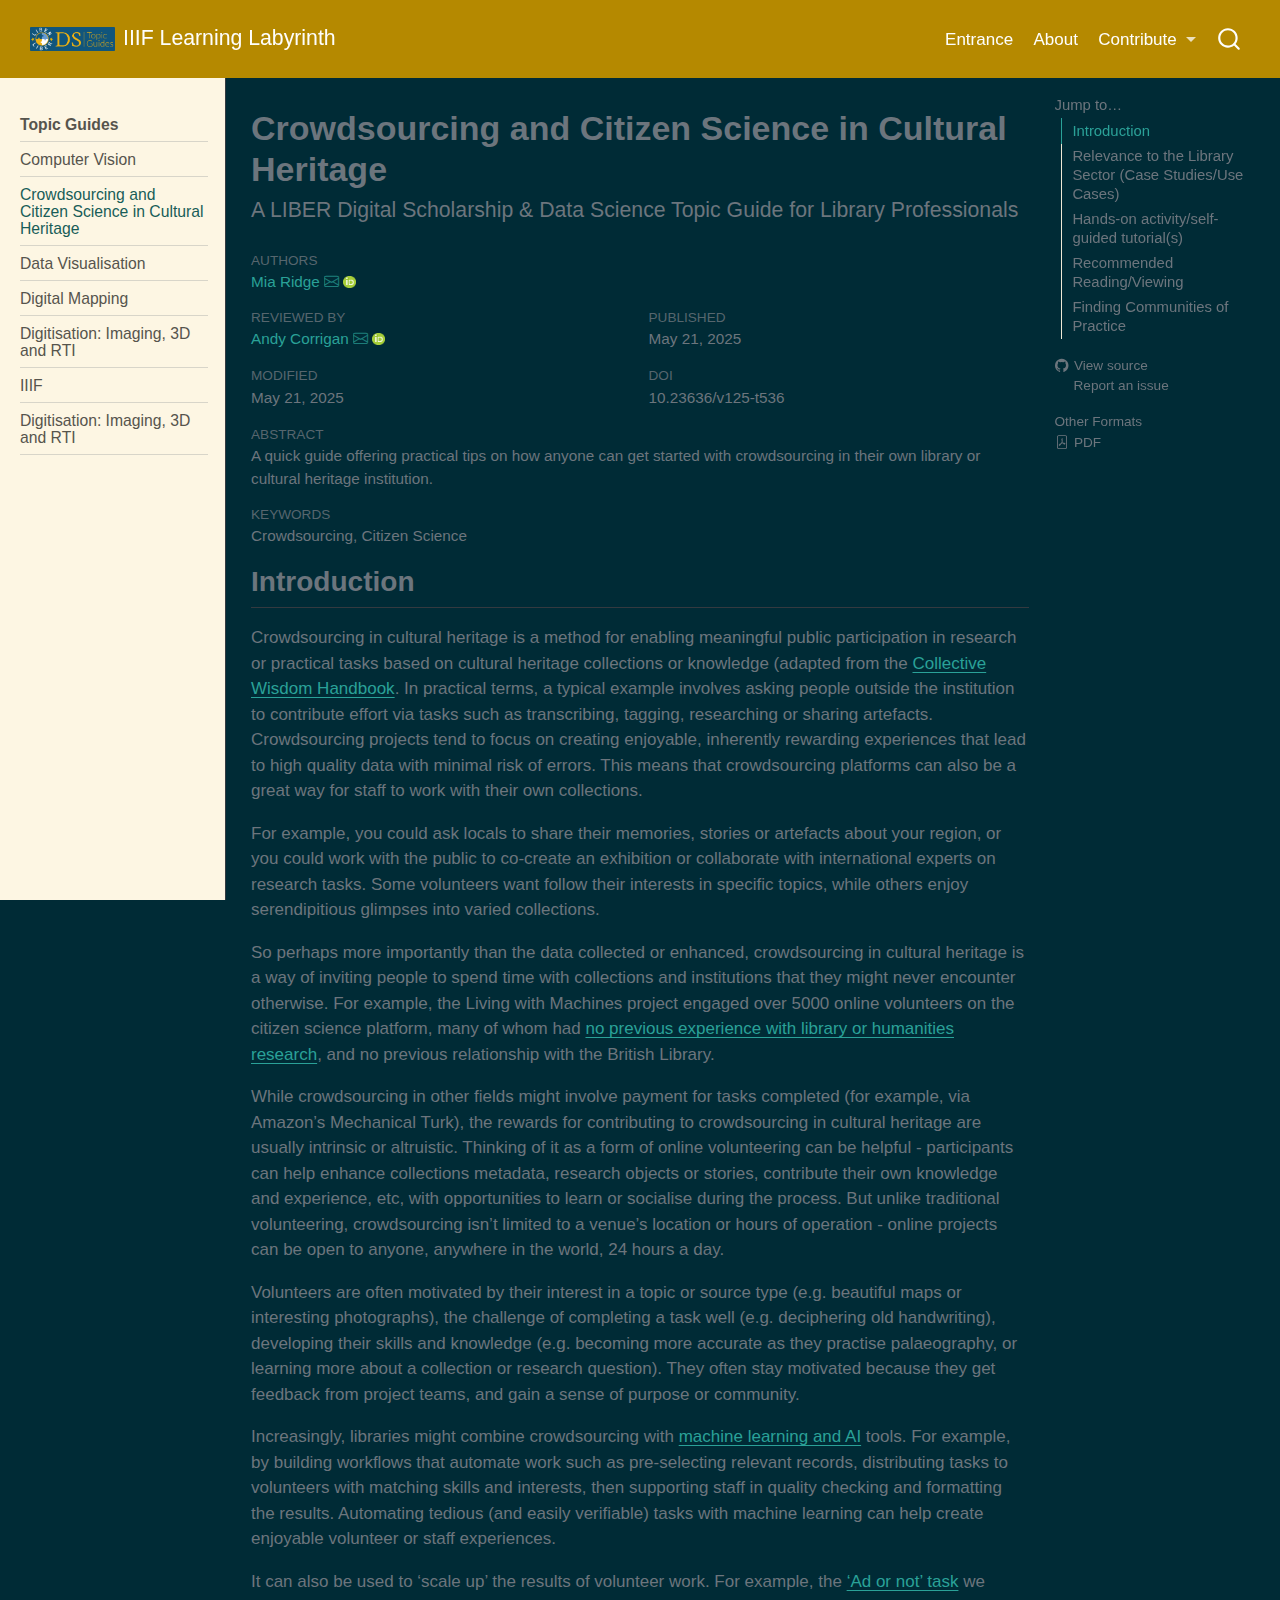
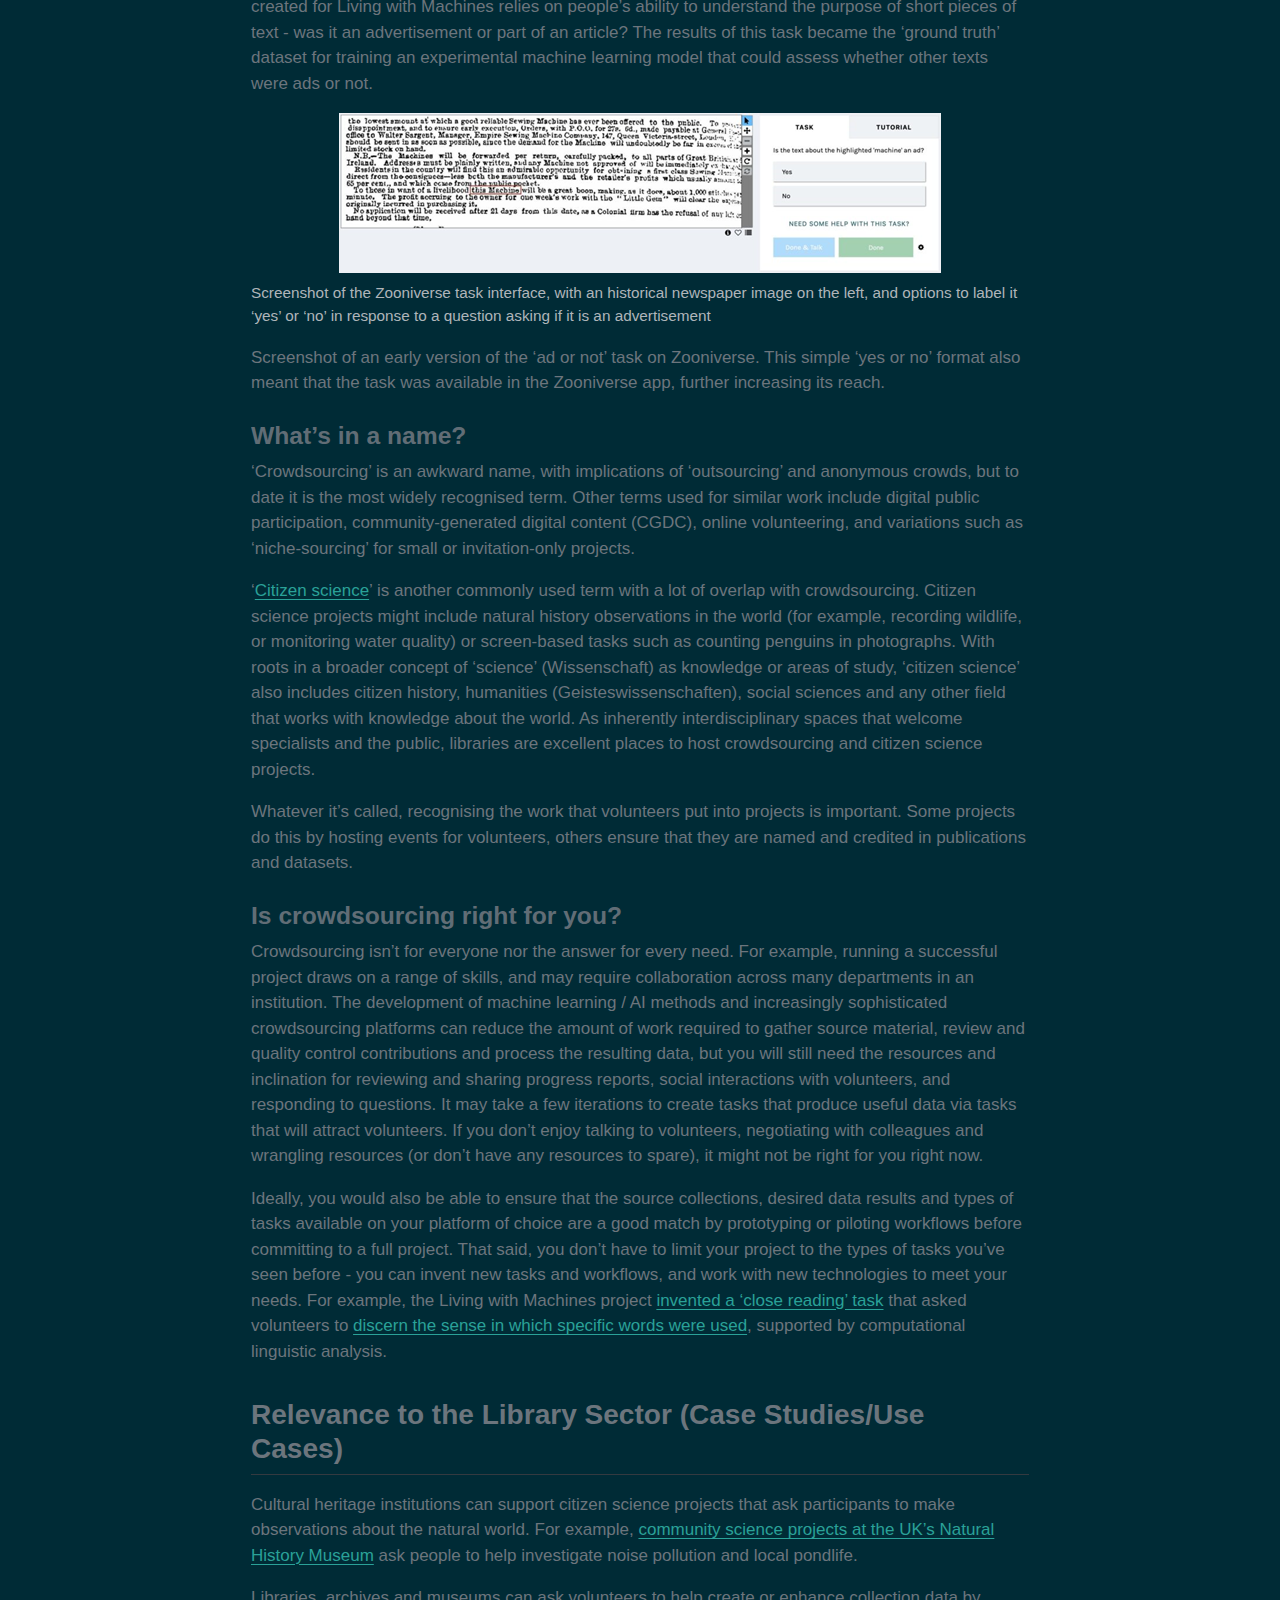
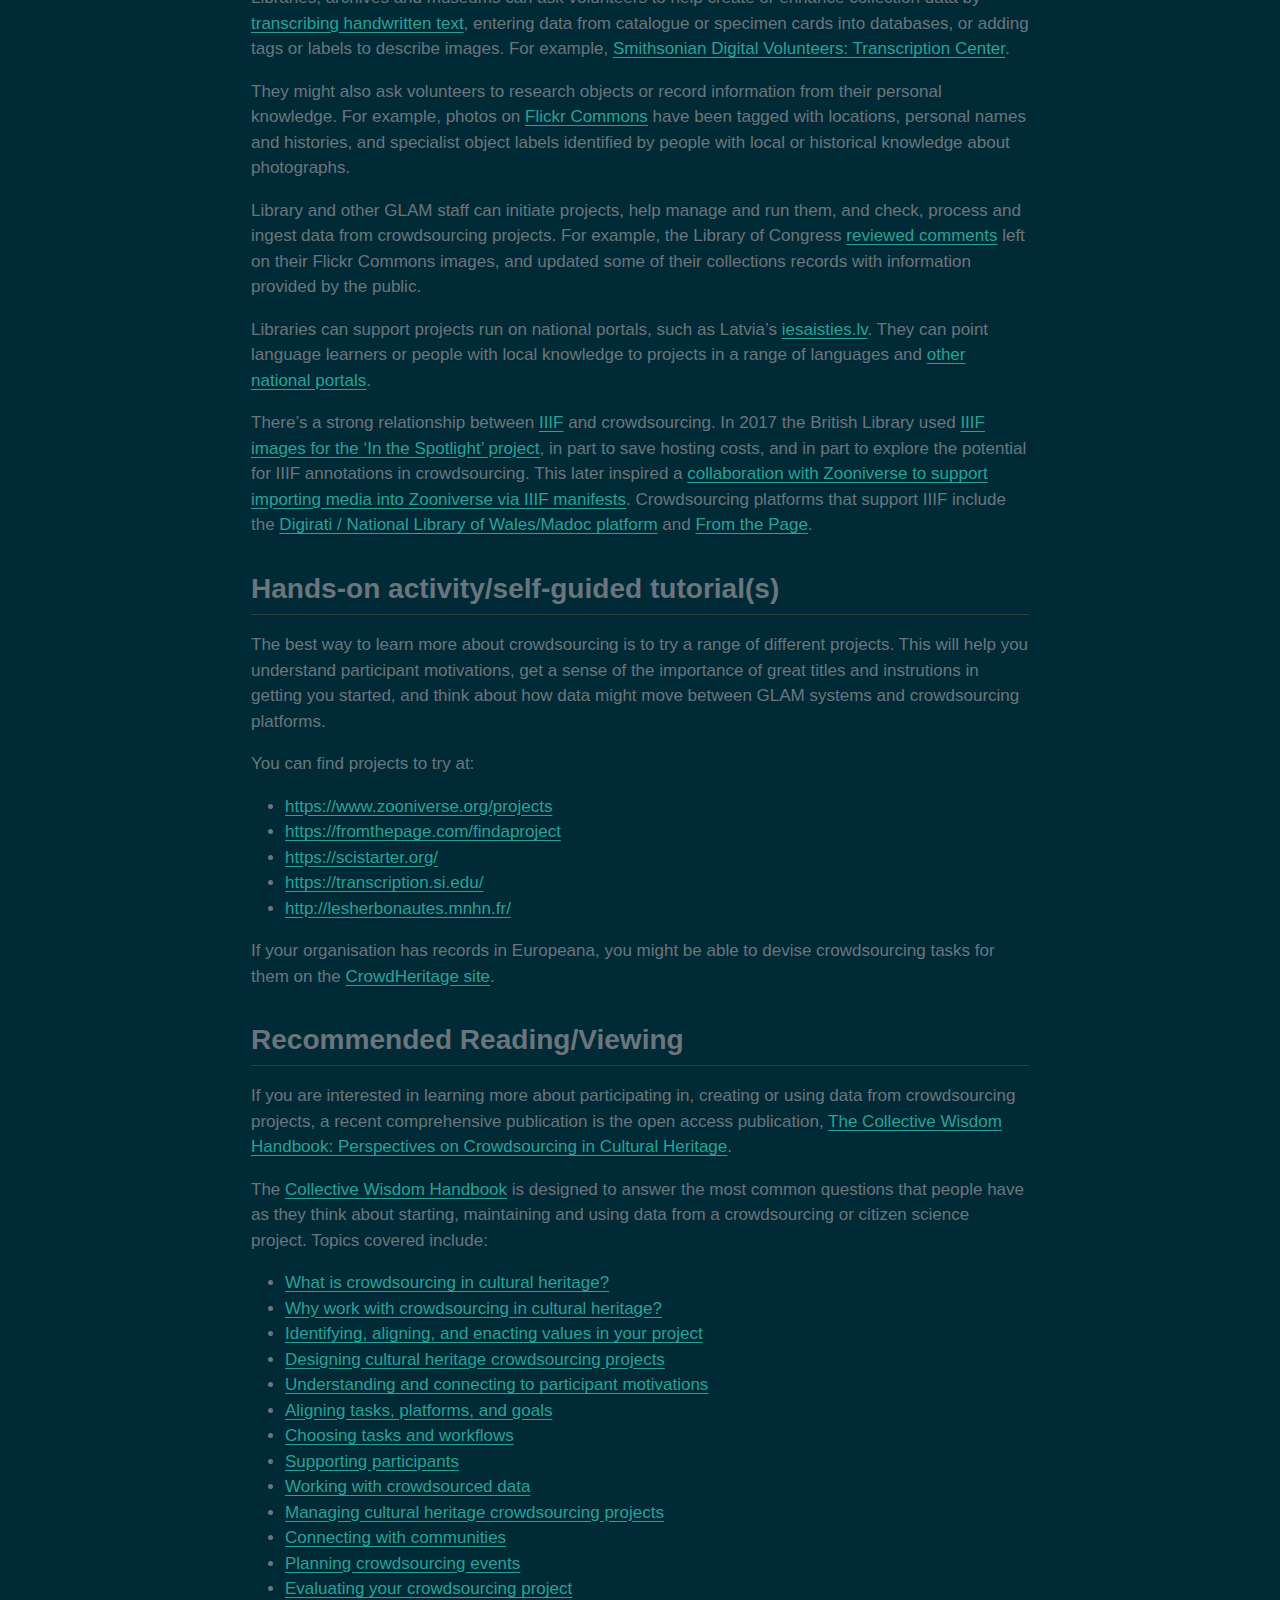
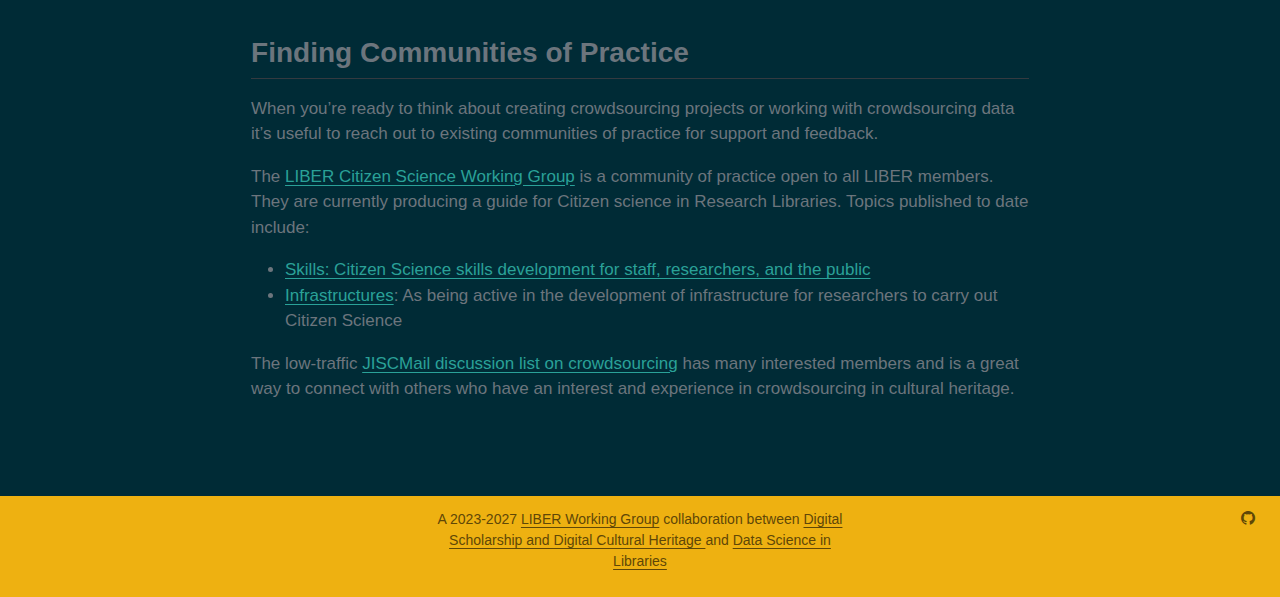
<file: book/docs/02-crowdsourcing.html>
<!DOCTYPE html>
<html xmlns="http://www.w3.org/1999/xhtml" lang="en" xml:lang="en"><head>

<meta charset="utf-8">
<meta name="generator" content="quarto-1.8.27">

<meta name="viewport" content="width=device-width, initial-scale=1.0, user-scalable=yes">

<meta name="author" content="Mia Ridge">
<meta name="dcterms.date" content="2025-05-21">
<meta name="keywords" content="Crowdsourcing, Citizen Science">

<title>Crowdsourcing and Citizen Science in Cultural Heritage – IIIF Learning Labyrinth</title>
<style>
code{white-space: pre-wrap;}
span.smallcaps{font-variant: small-caps;}
div.columns{display: flex; gap: min(4vw, 1.5em);}
div.column{flex: auto; overflow-x: auto;}
div.hanging-indent{margin-left: 1.5em; text-indent: -1.5em;}
ul.task-list{list-style: none;}
ul.task-list li input[type="checkbox"] {
  width: 0.8em;
  margin: 0 0.8em 0.2em -1em; /* quarto-specific, see https://github.com/quarto-dev/quarto-cli/issues/4556 */ 
  vertical-align: middle;
}
</style>


<script src="site_libs/quarto-nav/quarto-nav.js"></script>
<script src="site_libs/clipboard/clipboard.min.js"></script>
<script src="site_libs/quarto-search/autocomplete.umd.js"></script>
<script src="site_libs/quarto-search/fuse.min.js"></script>
<script src="site_libs/quarto-search/quarto-search.js"></script>
<meta name="quarto:offset" content="./">
<link href="./logo/favicon.ico" rel="icon">
<script src="site_libs/quarto-html/quarto.js" type="module"></script>
<script src="site_libs/quarto-html/tabsets/tabsets.js" type="module"></script>
<script src="site_libs/quarto-html/axe/axe-check.js" type="module"></script>
<script src="site_libs/quarto-html/popper.min.js"></script>
<script src="site_libs/quarto-html/tippy.umd.min.js"></script>
<script src="site_libs/quarto-html/anchor.min.js"></script>
<link href="site_libs/quarto-html/tippy.css" rel="stylesheet">
<link href="site_libs/quarto-html/quarto-syntax-highlighting-dark-4d9afe2b8d18ee9fa5d0d57b5ed4214d.css" rel="stylesheet" id="quarto-text-highlighting-styles">
<script src="site_libs/bootstrap/bootstrap.min.js"></script>
<link href="site_libs/bootstrap/bootstrap-icons.css" rel="stylesheet">
<link href="site_libs/bootstrap/bootstrap-4ce7fe6c6217ebb72c5aa3abbaf32f2a.min.css" rel="stylesheet" append-hash="true" id="quarto-bootstrap" data-mode="dark">
<script id="quarto-search-options" type="application/json">{
  "location": "navbar",
  "copy-button": false,
  "collapse-after": 3,
  "panel-placement": "end",
  "type": "overlay",
  "limit": 50,
  "keyboard-shortcut": [
    "f",
    "/",
    "s"
  ],
  "show-item-context": false,
  "language": {
    "search-no-results-text": "No results",
    "search-matching-documents-text": "matching documents",
    "search-copy-link-title": "Copy link to search",
    "search-hide-matches-text": "Hide additional matches",
    "search-more-match-text": "more match in this document",
    "search-more-matches-text": "more matches in this document",
    "search-clear-button-title": "Clear",
    "search-text-placeholder": "Search",
    "search-detached-cancel-button-title": "Cancel",
    "search-submit-button-title": "Submit",
    "search-label": "Search"
  }
}</script>


</head>

<body class="nav-sidebar docked nav-fixed quarto-light">

<div id="quarto-search-results"></div>
  <header id="quarto-header" class="headroom fixed-top">
    <nav class="navbar navbar-expand-lg " data-bs-theme="dark">
      <div class="navbar-container container-fluid">
      <div class="navbar-brand-container mx-auto">
    <a href="./index.html" class="navbar-brand navbar-brand-logo">
    <img src="./logo/Liber-DS-logo-long-blue.png" alt="" class="navbar-logo light-content">
    <img src="./logo/Liber-DS-logo-long-blue.png" alt="" class="navbar-logo dark-content">
    </a>
    <a class="navbar-brand" href="./index.html">
    <span class="navbar-title">IIIF Learning Labyrinth</span>
    </a>
  </div>
            <div id="quarto-search" class="" title="Search"></div>
          <button class="navbar-toggler" type="button" data-bs-toggle="collapse" data-bs-target="#navbarCollapse" aria-controls="navbarCollapse" role="menu" aria-expanded="false" aria-label="Toggle navigation" onclick="if (window.quartoToggleHeadroom) { window.quartoToggleHeadroom(); }">
  <span class="navbar-toggler-icon"></span>
</button>
          <div class="collapse navbar-collapse" id="navbarCollapse">
            <ul class="navbar-nav navbar-nav-scroll ms-auto">
  <li class="nav-item">
    <a class="nav-link active" href="./topicguides.html" aria-current="page"> 
<span class="menu-text">Entrance</span></a>
  </li>  
  <li class="nav-item">
    <a class="nav-link" href="./project-overview.html"> 
<span class="menu-text">About</span></a>
  </li>  
  <li class="nav-item dropdown ">
    <a class="nav-link dropdown-toggle" href="#" id="nav-menu-contribute" role="link" data-bs-toggle="dropdown" aria-expanded="false">
 <span class="menu-text">Contribute</span>
    </a>
    <ul class="dropdown-menu dropdown-menu-end" aria-labelledby="nav-menu-contribute">    
        <li>
    <a class="dropdown-item" href="./contributing.html">
 <span class="dropdown-text">Contribute to our Project</span></a>
  </li>  
        <li>
    <a class="dropdown-item" href="./guidelines.html">
 <span class="dropdown-text">Author Guidance &amp; Style Guide</span></a>
  </li>  
        <li>
    <a class="dropdown-item" href="./licensing.html">
 <span class="dropdown-text">Licensing &amp; Re-use</span></a>
  </li>  
    </ul>
  </li>
</ul>
          </div> <!-- /navcollapse -->
            <div class="quarto-navbar-tools">
</div>
      </div> <!-- /container-fluid -->
    </nav>
  <nav class="quarto-secondary-nav">
    <div class="container-fluid d-flex">
      <button type="button" class="quarto-btn-toggle btn" data-bs-toggle="collapse" role="button" data-bs-target=".quarto-sidebar-collapse-item" aria-controls="quarto-sidebar" aria-expanded="false" aria-label="Toggle sidebar navigation" onclick="if (window.quartoToggleHeadroom) { window.quartoToggleHeadroom(); }">
        <i class="bi bi-layout-text-sidebar-reverse"></i>
      </button>
        <nav class="quarto-page-breadcrumbs" aria-label="breadcrumb"><ol class="breadcrumb"><li class="breadcrumb-item"><a href="./02-crowdsourcing.html">Crowdsourcing and Citizen Science in Cultural Heritage</a></li></ol></nav>
        <a class="flex-grow-1" role="navigation" data-bs-toggle="collapse" data-bs-target=".quarto-sidebar-collapse-item" aria-controls="quarto-sidebar" aria-expanded="false" aria-label="Toggle sidebar navigation" onclick="if (window.quartoToggleHeadroom) { window.quartoToggleHeadroom(); }">      
        </a>
    </div>
  </nav>
</header>
<!-- content -->
<div id="quarto-content" class="quarto-container page-columns page-rows-contents page-layout-article page-navbar">
<!-- sidebar -->
  <nav id="quarto-sidebar" class="sidebar collapse collapse-horizontal quarto-sidebar-collapse-item sidebar-navigation docked overflow-auto">
    <div class="sidebar-menu-container"> 
    <ul class="list-unstyled mt-1">
        <li class="sidebar-item">
  <div class="sidebar-item-container"> 
  <a href="./topicguides.html" class="sidebar-item-text sidebar-link">
 <span class="menu-text"><strong>Topic Guides</strong></span></a>
  </div>
</li>
        <li class="px-0"><hr class="sidebar-divider hi "></li>
        <li class="sidebar-item">
  <div class="sidebar-item-container"> 
  <a href="./01-computer-vision.html" class="sidebar-item-text sidebar-link">
 <span class="menu-text">Computer Vision</span></a>
  </div>
</li>
        <li class="px-0"><hr class="sidebar-divider hi "></li>
        <li class="sidebar-item">
  <div class="sidebar-item-container"> 
  <a href="./02-crowdsourcing.html" class="sidebar-item-text sidebar-link active">
 <span class="menu-text">Crowdsourcing and Citizen Science in Cultural Heritage</span></a>
  </div>
</li>
        <li class="px-0"><hr class="sidebar-divider hi "></li>
        <li class="sidebar-item">
  <div class="sidebar-item-container"> 
  <a href="./03-dataviz.html" class="sidebar-item-text sidebar-link">
 <span class="menu-text">Data Visualisation</span></a>
  </div>
</li>
        <li class="px-0"><hr class="sidebar-divider hi "></li>
        <li class="sidebar-item">
  <div class="sidebar-item-container"> 
  <a href="./04-digitalmapping.html" class="sidebar-item-text sidebar-link">
 <span class="menu-text">Digital Mapping</span></a>
  </div>
</li>
        <li class="px-0"><hr class="sidebar-divider hi "></li>
        <li class="sidebar-item">
  <div class="sidebar-item-container"> 
  <a href="./05-digitisation.html" class="sidebar-item-text sidebar-link">
 <span class="menu-text">Digitisation: Imaging, 3D and RTI</span></a>
  </div>
</li>
        <li class="px-0"><hr class="sidebar-divider hi "></li>
        <li class="sidebar-item">
  <div class="sidebar-item-container"> 
  <a href="./06-iiif.html" class="sidebar-item-text sidebar-link">
 <span class="menu-text">IIIF</span></a>
  </div>
</li>
        <li class="px-0"><hr class="sidebar-divider hi "></li>
        <li class="sidebar-item">
  <div class="sidebar-item-container"> 
  <a href="./07-digitisation.html" class="sidebar-item-text sidebar-link">
 <span class="menu-text">Digitisation: Imaging, 3D and RTI</span></a>
  </div>
</li>
        <li class="px-0"><hr class="sidebar-divider hi "></li>
    </ul>
    </div>
</nav>
<div id="quarto-sidebar-glass" class="quarto-sidebar-collapse-item" data-bs-toggle="collapse" data-bs-target=".quarto-sidebar-collapse-item"></div>
<!-- margin-sidebar -->
    <div id="quarto-margin-sidebar" class="sidebar margin-sidebar">
        <nav id="TOC" role="doc-toc" class="toc-active">
    <h2 id="toc-title">Jump to…</h2>
   
  <ul class="collapse">
  <li><a href="#introduction" id="toc-introduction" class="nav-link active" data-scroll-target="#introduction">Introduction</a></li>
  <li><a href="#relevance-to-the-library-sector-case-studiesuse-cases" id="toc-relevance-to-the-library-sector-case-studiesuse-cases" class="nav-link" data-scroll-target="#relevance-to-the-library-sector-case-studiesuse-cases">Relevance to the Library Sector (Case Studies/Use Cases)</a></li>
  <li><a href="#hands-on-activityself-guided-tutorials" id="toc-hands-on-activityself-guided-tutorials" class="nav-link" data-scroll-target="#hands-on-activityself-guided-tutorials">Hands-on activity/self-guided tutorial(s)</a></li>
  <li><a href="#recommended-readingviewing" id="toc-recommended-readingviewing" class="nav-link" data-scroll-target="#recommended-readingviewing">Recommended Reading/Viewing</a></li>
  <li><a href="#finding-communities-of-practice" id="toc-finding-communities-of-practice" class="nav-link" data-scroll-target="#finding-communities-of-practice">Finding Communities of Practice</a></li>
  </ul>
<div class="toc-actions"><ul class="collapse"><li><a href="https://github.com/IrisBox/IIIF-Learning-Labyrinth/blob/main/book/02-crowdsourcing.qmd" class="toc-action"><i class="bi bi-github"></i>View source</a></li><li><a href="https://github.com/IrisBox/IIIF-Learning-Labyrinth/issues/new" class="toc-action"><i class="bi empty"></i>Report an issue</a></li></ul></div><div class="quarto-alternate-formats"><h2>Other Formats</h2><ul><li><a href="02-crowdsourcing.pdf"><i class="bi bi-file-pdf"></i>PDF</a></li></ul></div></nav>
    </div>
<!-- main -->
<main class="content" id="quarto-document-content">

<header id="title-block-header" class="quarto-title-block default">
  <div class="quarto-title">
        <h1 class="title">Crowdsourcing and Citizen Science in Cultural Heritage</h1>
            <p class="subtitle lead">A LIBER Digital Scholarship &amp; Data Science Topic Guide for Library Professionals</p>
          </div>
    <div class="quarto-title-meta">

        <div class="quarto-title-meta-author" style="display: block; width: 100%; margin-left: 0; padding-left: 0; box-sizing: border-box; grid-column: 1 / -1; justify-self: start; text-align: left;">
            <div class="quarto-title-meta-heading">Authors</div>
            <div class="quarto-title-meta-contents">
                  <a href="https://libereurope.eu/member/mia-ridge/">Mia Ridge</a> <a href="mailto:digitalresearch@bl.uk" class="quarto-title-author-email"><i class="bi bi-envelope"></i></a> <a href="https://orcid.org/0000-0003-3733-8120" class="quarto-title-author-orcid"> <img src="[data-uri]"></a>       </div>
    </div>
         <div class="quarto-title-meta-reviewed-by">
      <div class="quarto-title-meta-heading">Reviewed By</div>
      <div class="quarto-title-meta-contents">
         <a href="https://libereurope.eu/member/andy-corrigan">Andy Corrigan</a> <a href="mailto:cudl@lib.cam.ac.uk" class="quarto-title-author-email"><i class="bi bi-envelope"></i></a> <a href="https://orcid.org/0000-0002-3896-2489" class="quarto-title-author-orcid"> <img src="[data-uri]"></a>
        
      </div>
    </div>
    
        <div class="quarto-title-meta-date">
      <div class="quarto-title-meta-heading">Published</div>
      <div class="quarto-title-meta-contents">
        <p class="date">May 21, 2025</p>
      </div>
    </div>
            <div class="quarto-title-meta-modified-date">
      <div class="quarto-title-meta-heading">Modified</div>
      <div class="quarto-title-meta-contents">
        <p class="date-modified">May 21, 2025</p>
      </div>
    </div>
            <div class="quarto-title-meta-doi">
      <div class="quarto-title-meta-heading">DOI</div>
      <div class="quarto-title-meta-contents">
        <p class="doi">10.23636/v125-t536</p>
      </div>
    </div>
      </div>
    <div class="abstract">
    <div class="quarto-title-meta-heading">Abstract</div>
    <div class="quarto-title-meta-contents">
      <p>A quick guide offering practical tips on how anyone can get started with crowdsourcing in their own library or cultural heritage institution.</p>
    </div>
  </div>
      <div class="quarto-title-meta-keywords">
    <div class="quarto-title-meta-heading">Keywords</div>
    <div class="quarto-title-meta-contents">
      <div class="text-keywords">
        <p>Crowdsourcing, Citizen Science</p>
      </div>
    </div>
  </div>
    </header>


<section id="introduction" class="level2">
<h2 class="anchored" data-anchor-id="introduction">Introduction</h2>
<p>Crowdsourcing in cultural heritage is a method for enabling meaningful public participation in research or practical tasks based on cultural heritage collections or knowledge (adapted from the <a href="https://britishlibrary.pubpub.org/the-collective-wisdom-handbook-perspectives-on-crowdsourcing-in-cultural-heritage---community-review-version">Collective Wisdom Handbook</a>. In practical terms, a typical example involves asking people outside the institution to contribute effort via tasks such as transcribing, tagging, researching or sharing artefacts. Crowdsourcing projects tend to focus on creating enjoyable, inherently rewarding experiences that lead to high quality data with minimal risk of errors. This means that crowdsourcing platforms can also be a great way for staff to work with their own collections.</p>
<p>For example, you could ask locals to share their memories, stories or artefacts about your region, or you could work with the public to co-create an exhibition or collaborate with international experts on research tasks. Some volunteers want follow their interests in specific topics, while others enjoy serendipitious glimpses into varied collections.</p>
<p>So perhaps more importantly than the data collected or enhanced, crowdsourcing in cultural heritage is a way of inviting people to spend time with collections and institutions that they might never encounter otherwise. For example, the Living with Machines project engaged over 5000 online volunteers on the citizen science platform, many of whom had <a href="https://livingwithmachines.ac.uk/whos-who-on-the-zooniverse/">no previous experience with library or humanities research</a>, and no previous relationship with the British Library.</p>
<p>While crowdsourcing in other fields might involve payment for tasks completed (for example, via Amazon’s Mechanical Turk), the rewards for contributing to crowdsourcing in cultural heritage are usually intrinsic or altruistic. Thinking of it as a form of online volunteering can be helpful - participants can help enhance collections metadata, research objects or stories, contribute their own knowledge and experience, etc, with opportunities to learn or socialise during the process. But unlike traditional volunteering, crowdsourcing isn’t limited to a venue’s location or hours of operation - online projects can be open to anyone, anywhere in the world, 24 hours a day.</p>
<p>Volunteers are often motivated by their interest in a topic or source type (e.g.&nbsp;beautiful maps or interesting photographs), the challenge of completing a task well (e.g.&nbsp;deciphering old handwriting), developing their skills and knowledge (e.g.&nbsp;becoming more accurate as they practise palaeography, or learning more about a collection or research question). They often stay motivated because they get feedback from project teams, and gain a sense of purpose or community.</p>
<p>Increasingly, libraries might combine crowdsourcing with <a href="ai-ml.qmd">machine learning and AI</a> tools. For example, by building workflows that automate work such as pre-selecting relevant records, distributing tasks to volunteers with matching skills and interests, then supporting staff in quality checking and formatting the results. Automating tedious (and easily verifiable) tasks with machine learning can help create enjoyable volunteer or staff experiences.</p>
<p>It can also be used to ‘scale up’ the results of volunteer work. For example, the <a href="https://livingwithmachines.ac.uk/ad-or-not-new-crowdsourcing-task/">‘Ad or not’ task</a> we created for Living with Machines relies on people’s ability to understand the purpose of short pieces of text - was it an advertisement or part of an article? The results of this task became the ‘ground truth’ dataset for training an experimental machine learning model that could assess whether other texts were ads or not.</p>
<div class="quarto-figure quarto-figure-center">
<figure class="figure">
<p><img src="images/zooniverse.png" class="img-fluid figure-img"></p>
<figcaption>Screenshot of the Zooniverse task interface, with an historical newspaper image on the left, and options to label it ‘yes’ or ‘no’ in response to a question asking if it is an advertisement</figcaption>
</figure>
</div>
<p>Screenshot of an early version of the ‘ad or not’ task on Zooniverse. This simple ‘yes or no’ format also meant that the task was available in the Zooniverse app, further increasing its reach.</p>
<section id="whats-in-a-name" class="level3">
<h3 class="anchored" data-anchor-id="whats-in-a-name">What’s in a name?</h3>
<p>‘Crowdsourcing’ is an awkward name, with implications of ‘outsourcing’ and anonymous crowds, but to date it is the most widely recognised term. Other terms used for similar work include digital public participation, community-generated digital content (CGDC), online volunteering, and variations such as ‘niche-sourcing’ for small or invitation-only projects.</p>
<p>‘<a href="https://libereurope.eu/working-group/liber-citizen-science-working-group/">Citizen science</a>’ is another commonly used term with a lot of overlap with crowdsourcing. Citizen science projects might include natural history observations in the world (for example, recording wildlife, or monitoring water quality) or screen-based tasks such as counting penguins in photographs. With roots in a broader concept of ‘science’ (Wissenschaft) as knowledge or areas of study, ‘citizen science’ also includes citizen history, humanities (Geisteswissenschaften), social sciences and any other field that works with knowledge about the world. As inherently interdisciplinary spaces that welcome specialists and the public, libraries are excellent places to host crowdsourcing and citizen science projects.</p>
<p>Whatever it’s called, recognising the work that volunteers put into projects is important. Some projects do this by hosting events for volunteers, others ensure that they are named and credited in publications and datasets.</p>
</section>
<section id="is-crowdsourcing-right-for-you" class="level3">
<h3 class="anchored" data-anchor-id="is-crowdsourcing-right-for-you">Is crowdsourcing right for you?</h3>
<p>Crowdsourcing isn’t for everyone nor the answer for every need. For example, running a successful project draws on a range of skills, and may require collaboration across many departments in an institution. The development of machine learning / AI methods and increasingly sophisticated crowdsourcing platforms can reduce the amount of work required to gather source material, review and quality control contributions and process the resulting data, but you will still need the resources and inclination for reviewing and sharing progress reports, social interactions with volunteers, and responding to questions. It may take a few iterations to create tasks that produce useful data via tasks that will attract volunteers. If you don’t enjoy talking to volunteers, negotiating with colleagues and wrangling resources (or don’t have any resources to spare), it might not be right for you right now.</p>
<p>Ideally, you would also be able to ensure that the source collections, desired data results and types of tasks available on your platform of choice are a good match by prototyping or piloting workflows before committing to a full project. That said, you don’t have to limit your project to the types of tasks you’ve seen before - you can invent new tasks and workflows, and work with new technologies to meet your needs. For example, the Living with Machines project <a href="https://livingwithmachines.ac.uk/from-prams-to-parliament-what-was-a-machine-help-us-find-out/">invented a ‘close reading’ task</a> that asked volunteers to <a href="https://www.zooniverse.org/projects/bldigital/living-with-machines/talk/2795/2773552">discern the sense in which specific words were used</a>, supported by computational linguistic analysis.</p>
</section>
</section>
<section id="relevance-to-the-library-sector-case-studiesuse-cases" class="level2">
<h2 class="anchored" data-anchor-id="relevance-to-the-library-sector-case-studiesuse-cases">Relevance to the Library Sector (Case Studies/Use Cases)</h2>
<p>Cultural heritage institutions can support citizen science projects that ask participants to make observations about the natural world. For example, <a href="https://www.nhm.ac.uk/take-part/monitor-and-encourage-nature/community-science.html">community science projects at the UK’s Natural History Museum</a> ask people to help investigate noise pollution and local pondlife.</p>
<p>Libraries, archives and museums can ask volunteers to help create or enhance collection data by <a href="atr.qmd">transcribing handwritten text</a>, entering data from catalogue or specimen cards into databases, or adding tags or labels to describe images. For example, <a href="https://transcription.si.edu/">Smithsonian Digital Volunteers: Transcription Center</a>.</p>
<p>They might also ask volunteers to research objects or record information from their personal knowledge. For example, photos on <a href="https://www.flickr.com/commons">Flickr Commons</a> have been tagged with locations, personal names and histories, and specialist object labels identified by people with local or historical knowledge about photographs.</p>
<p>Library and other GLAM staff can initiate projects, help manage and run them, and check, process and ingest data from crowdsourcing projects. For example, the Library of Congress <a href="https://catalog.loc.gov/vwebv/search?searchCode=LCCN&amp;searchArg=2024634328&amp;searchType=1&amp;permalink=y">reviewed comments</a> left on their Flickr Commons images, and updated some of their collections records with information provided by the public.</p>
<p>Libraries can support projects run on national portals, such as Latvia’s <a href="https://iesaisties.lv">iesaisties.lv</a>. They can point language learners or people with local knowledge to projects in a range of languages and <a href="https://www.openobjects.org.uk/2023/01/national-approaches-to-crowdsourcing-citizen-science/">other national portals</a>.</p>
<p>There’s a strong relationship between <a href="iiif.qmd">IIIF</a> and crowdsourcing. In 2017 the British Library used <a href="https://blogs.bl.uk/digital-scholarship/2017/11/crowdsourcing-using-iiif-and-web-annotations.html">IIIF images for the ‘In the Spotlight’ project</a>, in part to save hosting costs, and in part to explore the potential for IIIF annotations in crowdsourcing. This later inspired a <a href="https://blogs.bl.uk/digital-scholarship/2022/04/importing-images-into-zooniverse-with-a-iiif-manifest-introducing-an-experimental-feature.html">collaboration with Zooniverse to support importing media into Zooniverse via IIIF manifests</a>. Crowdsourcing platforms that support IIIF include the <a href="https://madoc.digirati.com/">Digirati / National Library of Wales/Madoc platform</a> and <a href="https://fromthepage.com/">From the Page</a>.</p>
</section>
<section id="hands-on-activityself-guided-tutorials" class="level2">
<h2 class="anchored" data-anchor-id="hands-on-activityself-guided-tutorials">Hands-on activity/self-guided tutorial(s)</h2>
<p>The best way to learn more about crowdsourcing is to try a range of different projects. This will help you understand participant motivations, get a sense of the importance of great titles and instrutions in getting you started, and think about how data might move between GLAM systems and crowdsourcing platforms.</p>
<p>You can find projects to try at:</p>
<ul>
<li><a href="https://www.zooniverse.org/projects" class="uri">https://www.zooniverse.org/projects</a></li>
<li><a href="https://fromthepage.com/findaproject" class="uri">https://fromthepage.com/findaproject</a></li>
<li><a href="https://scistarter.org/" class="uri">https://scistarter.org/</a></li>
<li><a href="https://transcription.si.edu/" class="uri">https://transcription.si.edu/</a></li>
<li><a href="http://lesherbonautes.mnhn.fr/" class="uri">http://lesherbonautes.mnhn.fr/</a></li>
</ul>
<p>If your organisation has records in Europeana, you might be able to devise crowdsourcing tasks for them on the <a href="https://crowdheritage.eu/">CrowdHeritage site</a>.</p>
</section>
<section id="recommended-readingviewing" class="level2">
<h2 class="anchored" data-anchor-id="recommended-readingviewing">Recommended Reading/Viewing</h2>
<p>If you are interested in learning more about participating in, creating or using data from crowdsourcing projects, a recent comprehensive publication is the open access publication, <a href="https://doi.org/10.21428/a5d7554f.1b80974b">The Collective Wisdom Handbook: Perspectives on Crowdsourcing in Cultural Heritage</a>.</p>
<p>The <a href="https://doi.org/10.21428/a5d7554f.1b80974b">Collective Wisdom Handbook</a> is designed to answer the most common questions that people have as they think about starting, maintaining and using data from a crowdsourcing or citizen science project. Topics covered include:</p>
<ul>
<li><a href="https://britishlibrary.pubpub.org/pub/what-is-crowdsourcing-in-cultural-heritage">What is crowdsourcing in cultural heritage?</a></li>
<li><a href="https://britishlibrary.pubpub.org/pub/why-work-with-crowdsourcing-in-cultural-heritage">Why work with crowdsourcing in cultural heritage?</a></li>
<li><a href="https://britishlibrary.pubpub.org/pub/identifying-aligning-and-enacting-values-in-your-project">Identifying, aligning, and enacting values in your project</a></li>
<li><a href="https://britishlibrary.pubpub.org/pub/designing-cultural-heritage-crowdsourcing-projects">Designing cultural heritage crowdsourcing projects</a></li>
<li><a href="https://britishlibrary.pubpub.org/pub/understanding-and-connecting-to-participant-motivations">Understanding and connecting to participant motivations</a></li>
<li><a href="https://britishlibrary.pubpub.org/pub/aligning-tasks-platforms-and-goals">Aligning tasks, platforms, and goals</a></li>
<li><a href="https://britishlibrary.pubpub.org/pub/choosing-tasks-and-workflows">Choosing tasks and workflows</a></li>
<li><a href="https://britishlibrary.pubpub.org/pub/supporting-participants">Supporting participants</a></li>
<li><a href="https://britishlibrary.pubpub.org/pub/working-with-crowdsourced-data">Working with crowdsourced data</a></li>
<li><a href="https://britishlibrary.pubpub.org/pub/managing-cultural-heritage-crowdsourcing-projects">Managing cultural heritage crowdsourcing projects</a></li>
<li><a href="https://britishlibrary.pubpub.org/pub/connecting-with-communities">Connecting with communities</a></li>
<li><a href="https://britishlibrary.pubpub.org/pub/planning-crowdsourcing-events">Planning crowdsourcing events</a></li>
<li><a href="https://britishlibrary.pubpub.org/pub/evaluating-your-crowdsourcing-project">Evaluating your crowdsourcing project</a></li>
</ul>
</section>
<section id="finding-communities-of-practice" class="level2">
<h2 class="anchored" data-anchor-id="finding-communities-of-practice">Finding Communities of Practice</h2>
<p>When you’re ready to think about creating crowdsourcing projects or working with crowdsourcing data it’s useful to reach out to existing communities of practice for support and feedback.</p>
<p>The <a href="https://libereurope.eu/working-group/liber-citizen-science-working-group/">LIBER Citizen Science Working Group</a> is a community of practice open to all LIBER members. They are currently producing a guide for Citizen science in Research Libraries. Topics published to date include:</p>
<ul>
<li><a href="https://cs4rl.github.io/skills/">Skills: Citizen Science skills development for staff, researchers, and the public</a></li>
<li><a href="https://cs4rl.github.io/infrastructure/">Infrastructures</a>: As being active in the development of infrastructure for researchers to carry out Citizen Science</li>
</ul>
<p>The low-traffic <a href="https://www.jiscmail.ac.uk/cgi-bin/webadmin?A0=CROWDSOURCING">JISCMail discussion list on crowdsourcing</a> has many interested members and is a great way to connect with others who have an interest and experience in crowdsourcing in cultural heritage.</p>


</section>

</main> <!-- /main -->
<script id="quarto-html-after-body" type="application/javascript">
  window.document.addEventListener("DOMContentLoaded", function (event) {
    const icon = "";
    const anchorJS = new window.AnchorJS();
    anchorJS.options = {
      placement: 'right',
      icon: icon
    };
    anchorJS.add('.anchored');
    const isCodeAnnotation = (el) => {
      for (const clz of el.classList) {
        if (clz.startsWith('code-annotation-')) {                     
          return true;
        }
      }
      return false;
    }
    const onCopySuccess = function(e) {
      // button target
      const button = e.trigger;
      // don't keep focus
      button.blur();
      // flash "checked"
      button.classList.add('code-copy-button-checked');
      var currentTitle = button.getAttribute("title");
      button.setAttribute("title", "Copied!");
      let tooltip;
      if (window.bootstrap) {
        button.setAttribute("data-bs-toggle", "tooltip");
        button.setAttribute("data-bs-placement", "left");
        button.setAttribute("data-bs-title", "Copied!");
        tooltip = new bootstrap.Tooltip(button, 
          { trigger: "manual", 
            customClass: "code-copy-button-tooltip",
            offset: [0, -8]});
        tooltip.show();    
      }
      setTimeout(function() {
        if (tooltip) {
          tooltip.hide();
          button.removeAttribute("data-bs-title");
          button.removeAttribute("data-bs-toggle");
          button.removeAttribute("data-bs-placement");
        }
        button.setAttribute("title", currentTitle);
        button.classList.remove('code-copy-button-checked');
      }, 1000);
      // clear code selection
      e.clearSelection();
    }
    const getTextToCopy = function(trigger) {
      const outerScaffold = trigger.parentElement.cloneNode(true);
      const codeEl = outerScaffold.querySelector('code');
      for (const childEl of codeEl.children) {
        if (isCodeAnnotation(childEl)) {
          childEl.remove();
        }
      }
      return codeEl.innerText;
    }
    const clipboard = new window.ClipboardJS('.code-copy-button:not([data-in-quarto-modal])', {
      text: getTextToCopy
    });
    clipboard.on('success', onCopySuccess);
    if (window.document.getElementById('quarto-embedded-source-code-modal')) {
      const clipboardModal = new window.ClipboardJS('.code-copy-button[data-in-quarto-modal]', {
        text: getTextToCopy,
        container: window.document.getElementById('quarto-embedded-source-code-modal')
      });
      clipboardModal.on('success', onCopySuccess);
    }
      var localhostRegex = new RegExp(/^(?:http|https):\/\/localhost\:?[0-9]*\//);
      var mailtoRegex = new RegExp(/^mailto:/);
        var filterRegex = new RegExp('/' + window.location.host + '/');
      var isInternal = (href) => {
          return filterRegex.test(href) || localhostRegex.test(href) || mailtoRegex.test(href);
      }
      // Inspect non-navigation links and adorn them if external
     var links = window.document.querySelectorAll('a[href]:not(.nav-link):not(.navbar-brand):not(.toc-action):not(.sidebar-link):not(.sidebar-item-toggle):not(.pagination-link):not(.no-external):not([aria-hidden]):not(.dropdown-item):not(.quarto-navigation-tool):not(.about-link)');
      for (var i=0; i<links.length; i++) {
        const link = links[i];
        if (!isInternal(link.href)) {
          // undo the damage that might have been done by quarto-nav.js in the case of
          // links that we want to consider external
          if (link.dataset.originalHref !== undefined) {
            link.href = link.dataset.originalHref;
          }
        }
      }
    function tippyHover(el, contentFn, onTriggerFn, onUntriggerFn) {
      const config = {
        allowHTML: true,
        maxWidth: 500,
        delay: 100,
        arrow: false,
        appendTo: function(el) {
            return el.parentElement;
        },
        interactive: true,
        interactiveBorder: 10,
        theme: 'quarto',
        placement: 'bottom-start',
      };
      if (contentFn) {
        config.content = contentFn;
      }
      if (onTriggerFn) {
        config.onTrigger = onTriggerFn;
      }
      if (onUntriggerFn) {
        config.onUntrigger = onUntriggerFn;
      }
      window.tippy(el, config); 
    }
    const noterefs = window.document.querySelectorAll('a[role="doc-noteref"]');
    for (var i=0; i<noterefs.length; i++) {
      const ref = noterefs[i];
      tippyHover(ref, function() {
        // use id or data attribute instead here
        let href = ref.getAttribute('data-footnote-href') || ref.getAttribute('href');
        try { href = new URL(href).hash; } catch {}
        const id = href.replace(/^#\/?/, "");
        const note = window.document.getElementById(id);
        if (note) {
          return note.innerHTML;
        } else {
          return "";
        }
      });
    }
    const xrefs = window.document.querySelectorAll('a.quarto-xref');
    const processXRef = (id, note) => {
      // Strip column container classes
      const stripColumnClz = (el) => {
        el.classList.remove("page-full", "page-columns");
        if (el.children) {
          for (const child of el.children) {
            stripColumnClz(child);
          }
        }
      }
      stripColumnClz(note)
      if (id === null || id.startsWith('sec-')) {
        // Special case sections, only their first couple elements
        const container = document.createElement("div");
        if (note.children && note.children.length > 2) {
          container.appendChild(note.children[0].cloneNode(true));
          for (let i = 1; i < note.children.length; i++) {
            const child = note.children[i];
            if (child.tagName === "P" && child.innerText === "") {
              continue;
            } else {
              container.appendChild(child.cloneNode(true));
              break;
            }
          }
          if (window.Quarto?.typesetMath) {
            window.Quarto.typesetMath(container);
          }
          return container.innerHTML
        } else {
          if (window.Quarto?.typesetMath) {
            window.Quarto.typesetMath(note);
          }
          return note.innerHTML;
        }
      } else {
        // Remove any anchor links if they are present
        const anchorLink = note.querySelector('a.anchorjs-link');
        if (anchorLink) {
          anchorLink.remove();
        }
        if (window.Quarto?.typesetMath) {
          window.Quarto.typesetMath(note);
        }
        if (note.classList.contains("callout")) {
          return note.outerHTML;
        } else {
          return note.innerHTML;
        }
      }
    }
    for (var i=0; i<xrefs.length; i++) {
      const xref = xrefs[i];
      tippyHover(xref, undefined, function(instance) {
        instance.disable();
        let url = xref.getAttribute('href');
        let hash = undefined; 
        if (url.startsWith('#')) {
          hash = url;
        } else {
          try { hash = new URL(url).hash; } catch {}
        }
        if (hash) {
          const id = hash.replace(/^#\/?/, "");
          const note = window.document.getElementById(id);
          if (note !== null) {
            try {
              const html = processXRef(id, note.cloneNode(true));
              instance.setContent(html);
            } finally {
              instance.enable();
              instance.show();
            }
          } else {
            // See if we can fetch this
            fetch(url.split('#')[0])
            .then(res => res.text())
            .then(html => {
              const parser = new DOMParser();
              const htmlDoc = parser.parseFromString(html, "text/html");
              const note = htmlDoc.getElementById(id);
              if (note !== null) {
                const html = processXRef(id, note);
                instance.setContent(html);
              } 
            }).finally(() => {
              instance.enable();
              instance.show();
            });
          }
        } else {
          // See if we can fetch a full url (with no hash to target)
          // This is a special case and we should probably do some content thinning / targeting
          fetch(url)
          .then(res => res.text())
          .then(html => {
            const parser = new DOMParser();
            const htmlDoc = parser.parseFromString(html, "text/html");
            const note = htmlDoc.querySelector('main.content');
            if (note !== null) {
              // This should only happen for chapter cross references
              // (since there is no id in the URL)
              // remove the first header
              if (note.children.length > 0 && note.children[0].tagName === "HEADER") {
                note.children[0].remove();
              }
              const html = processXRef(null, note);
              instance.setContent(html);
            } 
          }).finally(() => {
            instance.enable();
            instance.show();
          });
        }
      }, function(instance) {
      });
    }
        let selectedAnnoteEl;
        const selectorForAnnotation = ( cell, annotation) => {
          let cellAttr = 'data-code-cell="' + cell + '"';
          let lineAttr = 'data-code-annotation="' +  annotation + '"';
          const selector = 'span[' + cellAttr + '][' + lineAttr + ']';
          return selector;
        }
        const selectCodeLines = (annoteEl) => {
          const doc = window.document;
          const targetCell = annoteEl.getAttribute("data-target-cell");
          const targetAnnotation = annoteEl.getAttribute("data-target-annotation");
          const annoteSpan = window.document.querySelector(selectorForAnnotation(targetCell, targetAnnotation));
          const lines = annoteSpan.getAttribute("data-code-lines").split(",");
          const lineIds = lines.map((line) => {
            return targetCell + "-" + line;
          })
          let top = null;
          let height = null;
          let parent = null;
          if (lineIds.length > 0) {
              //compute the position of the single el (top and bottom and make a div)
              const el = window.document.getElementById(lineIds[0]);
              top = el.offsetTop;
              height = el.offsetHeight;
              parent = el.parentElement.parentElement;
            if (lineIds.length > 1) {
              const lastEl = window.document.getElementById(lineIds[lineIds.length - 1]);
              const bottom = lastEl.offsetTop + lastEl.offsetHeight;
              height = bottom - top;
            }
            if (top !== null && height !== null && parent !== null) {
              // cook up a div (if necessary) and position it 
              let div = window.document.getElementById("code-annotation-line-highlight");
              if (div === null) {
                div = window.document.createElement("div");
                div.setAttribute("id", "code-annotation-line-highlight");
                div.style.position = 'absolute';
                parent.appendChild(div);
              }
              div.style.top = top - 2 + "px";
              div.style.height = height + 4 + "px";
              div.style.left = 0;
              let gutterDiv = window.document.getElementById("code-annotation-line-highlight-gutter");
              if (gutterDiv === null) {
                gutterDiv = window.document.createElement("div");
                gutterDiv.setAttribute("id", "code-annotation-line-highlight-gutter");
                gutterDiv.style.position = 'absolute';
                const codeCell = window.document.getElementById(targetCell);
                const gutter = codeCell.querySelector('.code-annotation-gutter');
                gutter.appendChild(gutterDiv);
              }
              gutterDiv.style.top = top - 2 + "px";
              gutterDiv.style.height = height + 4 + "px";
            }
            selectedAnnoteEl = annoteEl;
          }
        };
        const unselectCodeLines = () => {
          const elementsIds = ["code-annotation-line-highlight", "code-annotation-line-highlight-gutter"];
          elementsIds.forEach((elId) => {
            const div = window.document.getElementById(elId);
            if (div) {
              div.remove();
            }
          });
          selectedAnnoteEl = undefined;
        };
          // Handle positioning of the toggle
      window.addEventListener(
        "resize",
        throttle(() => {
          elRect = undefined;
          if (selectedAnnoteEl) {
            selectCodeLines(selectedAnnoteEl);
          }
        }, 10)
      );
      function throttle(fn, ms) {
      let throttle = false;
      let timer;
        return (...args) => {
          if(!throttle) { // first call gets through
              fn.apply(this, args);
              throttle = true;
          } else { // all the others get throttled
              if(timer) clearTimeout(timer); // cancel #2
              timer = setTimeout(() => {
                fn.apply(this, args);
                timer = throttle = false;
              }, ms);
          }
        };
      }
        // Attach click handler to the DT
        const annoteDls = window.document.querySelectorAll('dt[data-target-cell]');
        for (const annoteDlNode of annoteDls) {
          annoteDlNode.addEventListener('click', (event) => {
            const clickedEl = event.target;
            if (clickedEl !== selectedAnnoteEl) {
              unselectCodeLines();
              const activeEl = window.document.querySelector('dt[data-target-cell].code-annotation-active');
              if (activeEl) {
                activeEl.classList.remove('code-annotation-active');
              }
              selectCodeLines(clickedEl);
              clickedEl.classList.add('code-annotation-active');
            } else {
              // Unselect the line
              unselectCodeLines();
              clickedEl.classList.remove('code-annotation-active');
            }
          });
        }
    const findCites = (el) => {
      const parentEl = el.parentElement;
      if (parentEl) {
        const cites = parentEl.dataset.cites;
        if (cites) {
          return {
            el,
            cites: cites.split(' ')
          };
        } else {
          return findCites(el.parentElement)
        }
      } else {
        return undefined;
      }
    };
    var bibliorefs = window.document.querySelectorAll('a[role="doc-biblioref"]');
    for (var i=0; i<bibliorefs.length; i++) {
      const ref = bibliorefs[i];
      const citeInfo = findCites(ref);
      if (citeInfo) {
        tippyHover(citeInfo.el, function() {
          var popup = window.document.createElement('div');
          citeInfo.cites.forEach(function(cite) {
            var citeDiv = window.document.createElement('div');
            citeDiv.classList.add('hanging-indent');
            citeDiv.classList.add('csl-entry');
            var biblioDiv = window.document.getElementById('ref-' + cite);
            if (biblioDiv) {
              citeDiv.innerHTML = biblioDiv.innerHTML;
            }
            popup.appendChild(citeDiv);
          });
          return popup.innerHTML;
        });
      }
    }
  });
  </script>
</div> <!-- /content -->
<footer class="footer">
  <div class="nav-footer">
    <div class="nav-footer-left">
      &nbsp;
    </div>   
    <div class="nav-footer-center">
<p>A 2023-2027 <a href="https://libereurope.eu/working-groups">LIBER Working Group</a> collaboration between <a href="https://libereurope.eu/working-group/digital-scholarship-and-digital-cultural-heritage-collections-working-group/">Digital Scholarship and Digital Cultural Heritage </a> and <a href="https://libereurope.eu/working-group/liber-data-science-in-libraries-working-group/">Data Science in Libraries</a></p>
<div class="toc-actions d-sm-block d-md-none"><ul><li><a href="https://github.com/IrisBox/IIIF-Learning-Labyrinth/blob/main/book/02-crowdsourcing.qmd" class="toc-action"><i class="bi bi-github"></i>View source</a></li><li><a href="https://github.com/IrisBox/IIIF-Learning-Labyrinth/issues/new" class="toc-action"><i class="bi empty"></i>Report an issue</a></li></ul></div></div>
    <div class="nav-footer-right">
      <ul class="footer-items list-unstyled">
    <li class="nav-item compact">
    <a class="nav-link" href="https://github.com/libereurope/ds-topic-guides">
      <i class="bi bi-github" role="img">
</i> 
    </a>
  </li>  
</ul>
    </div>
  </div>
</footer>




</body></html>
</file>
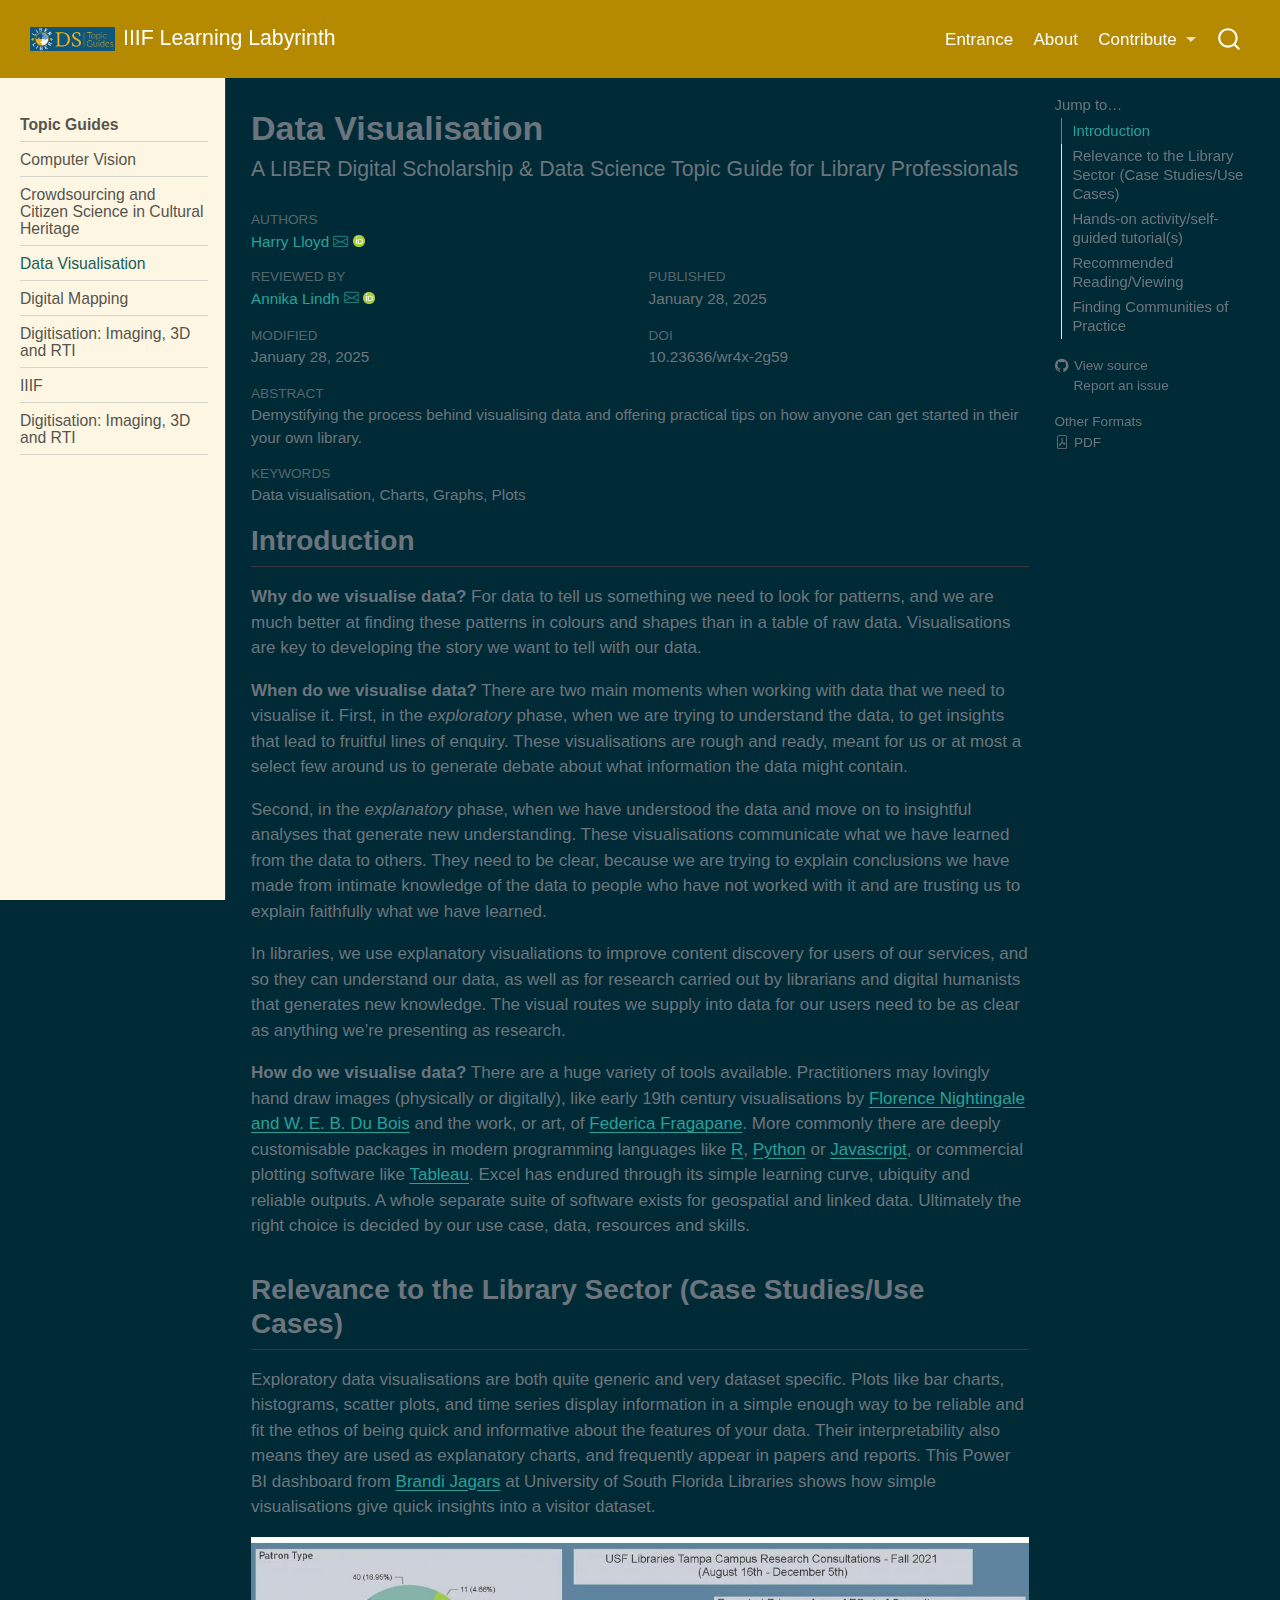
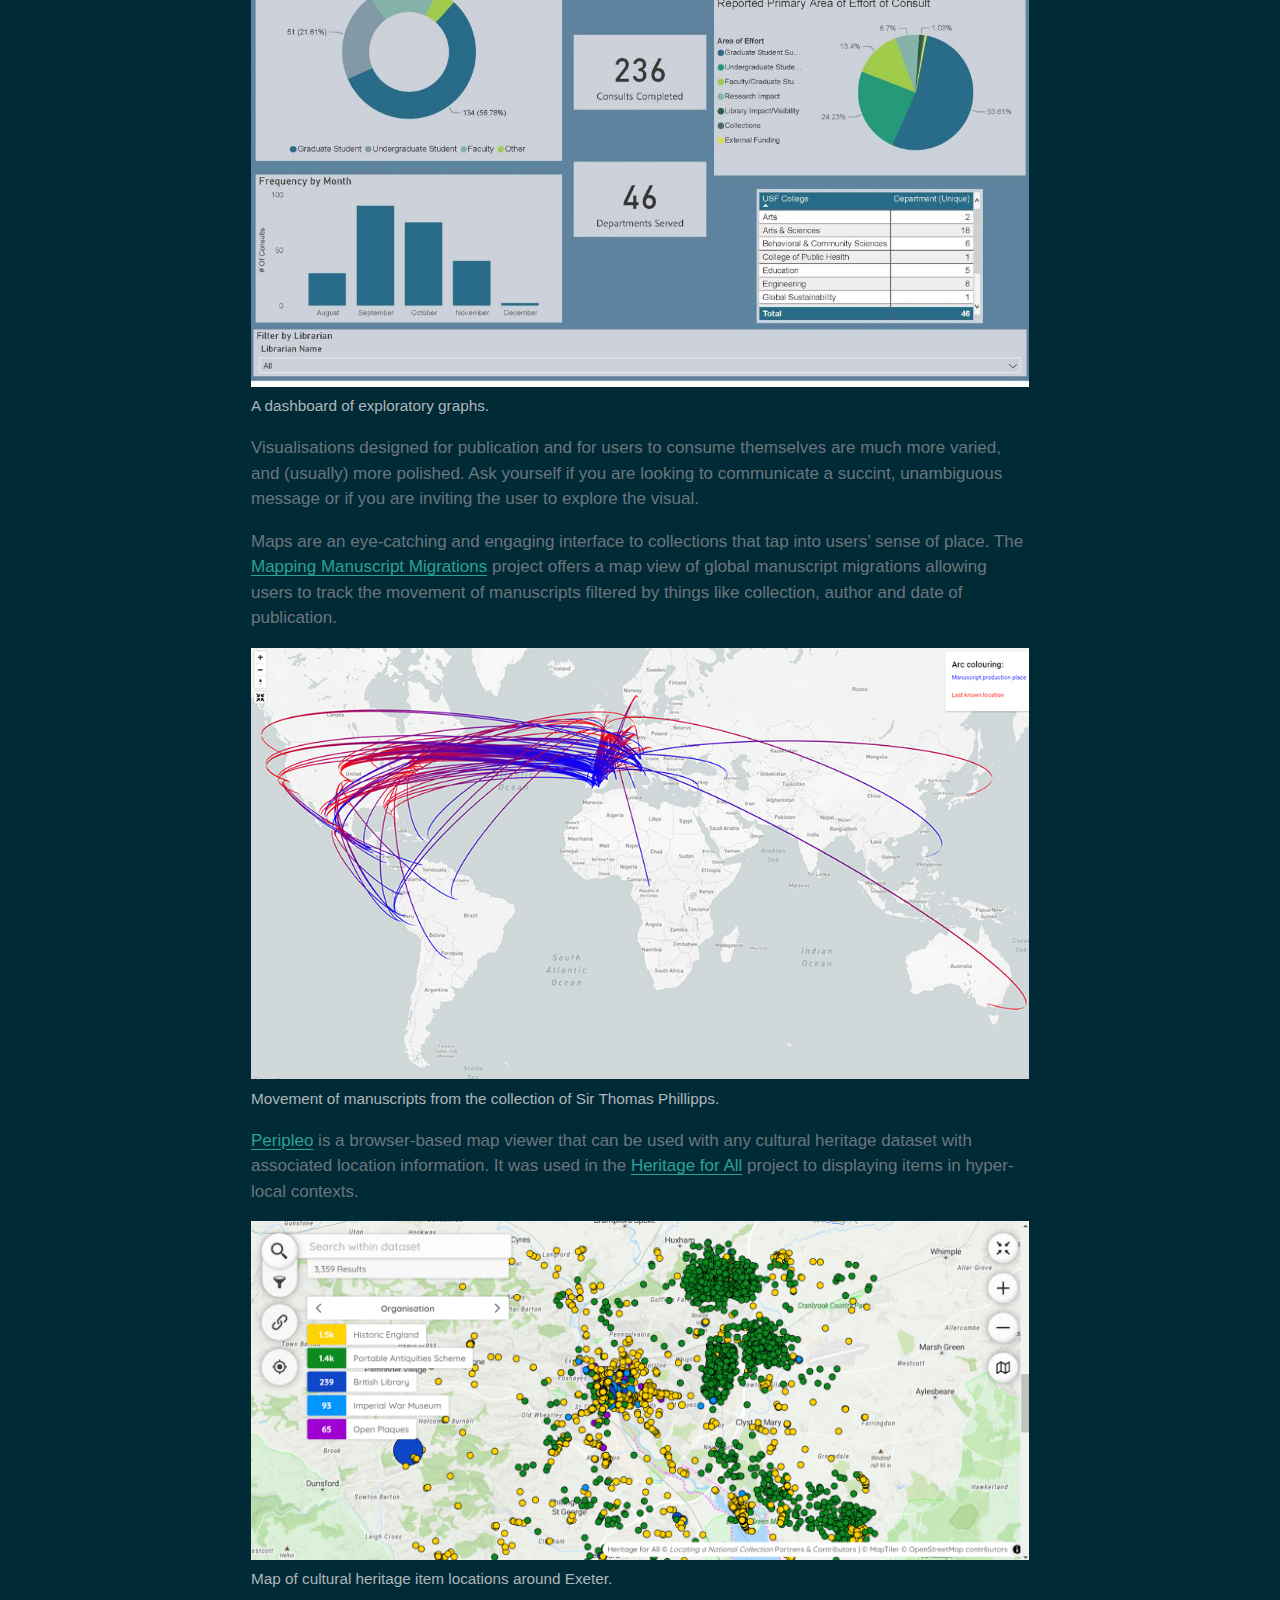
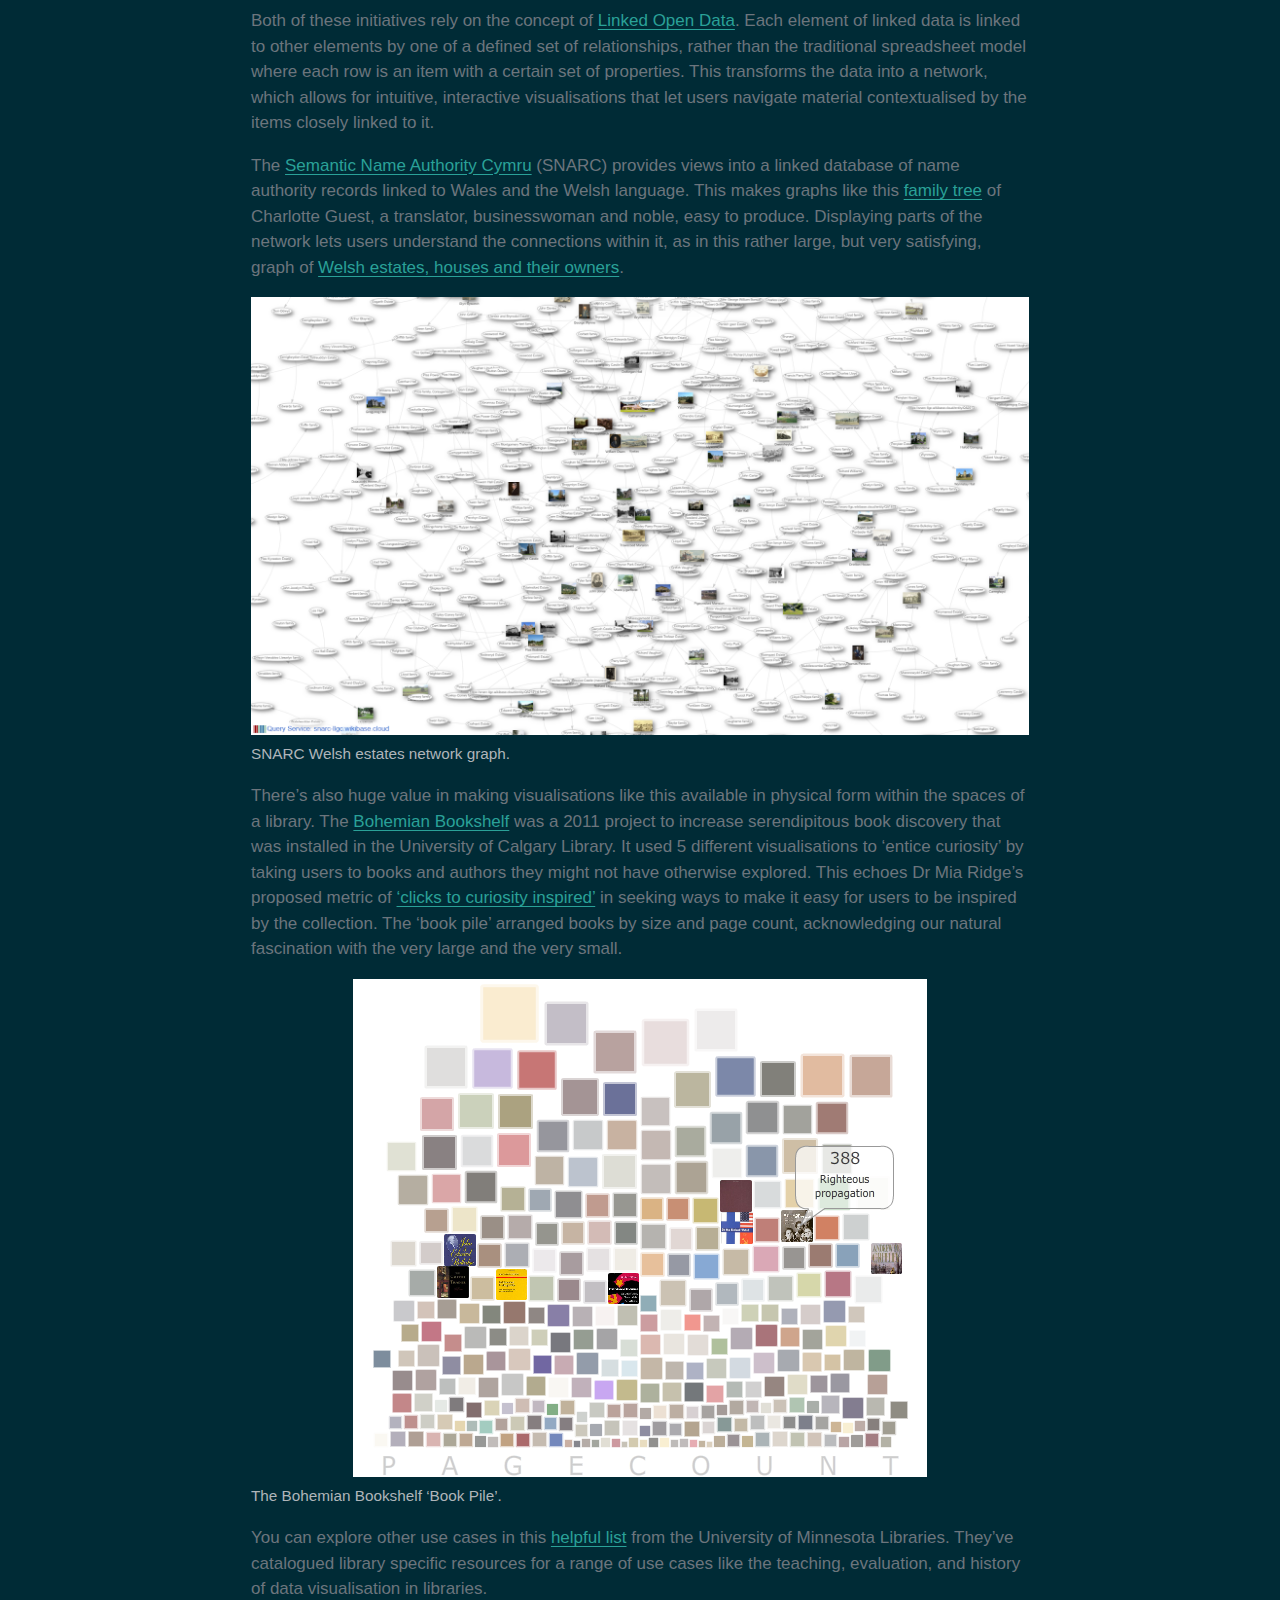
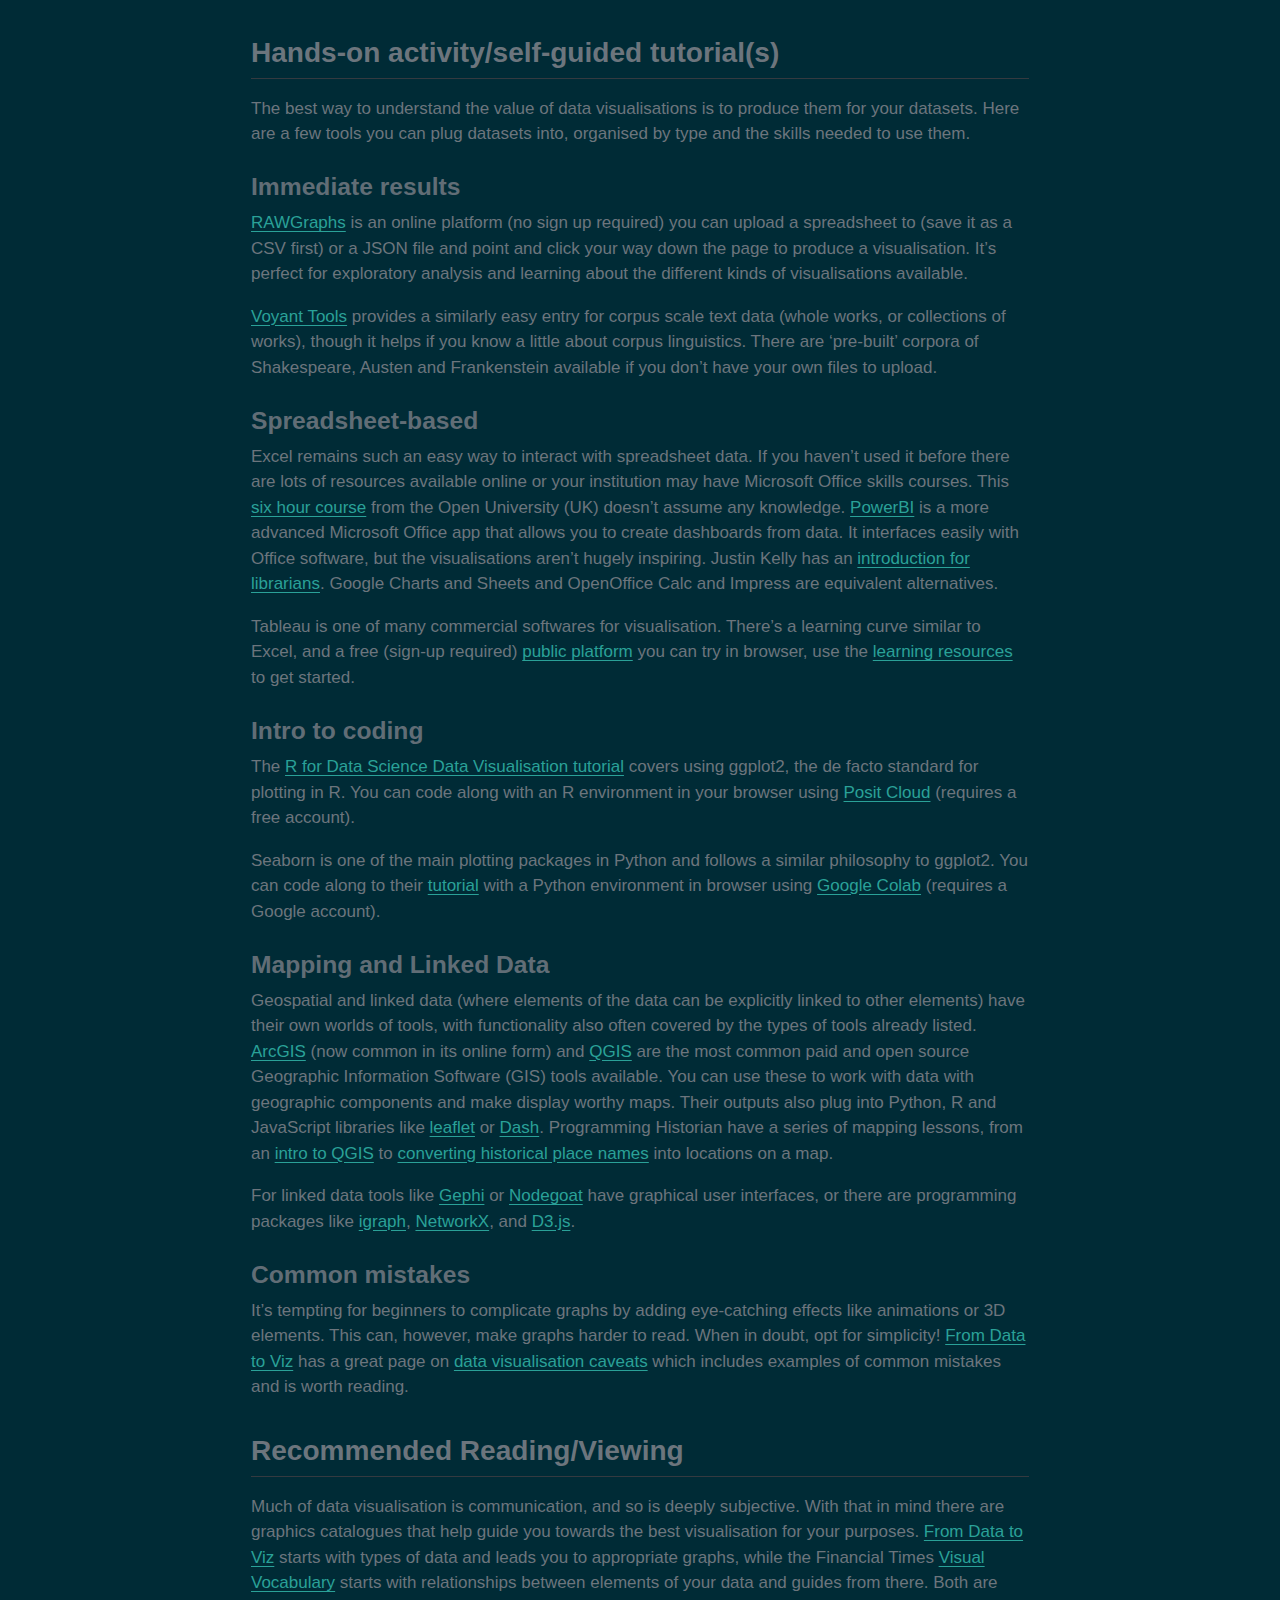
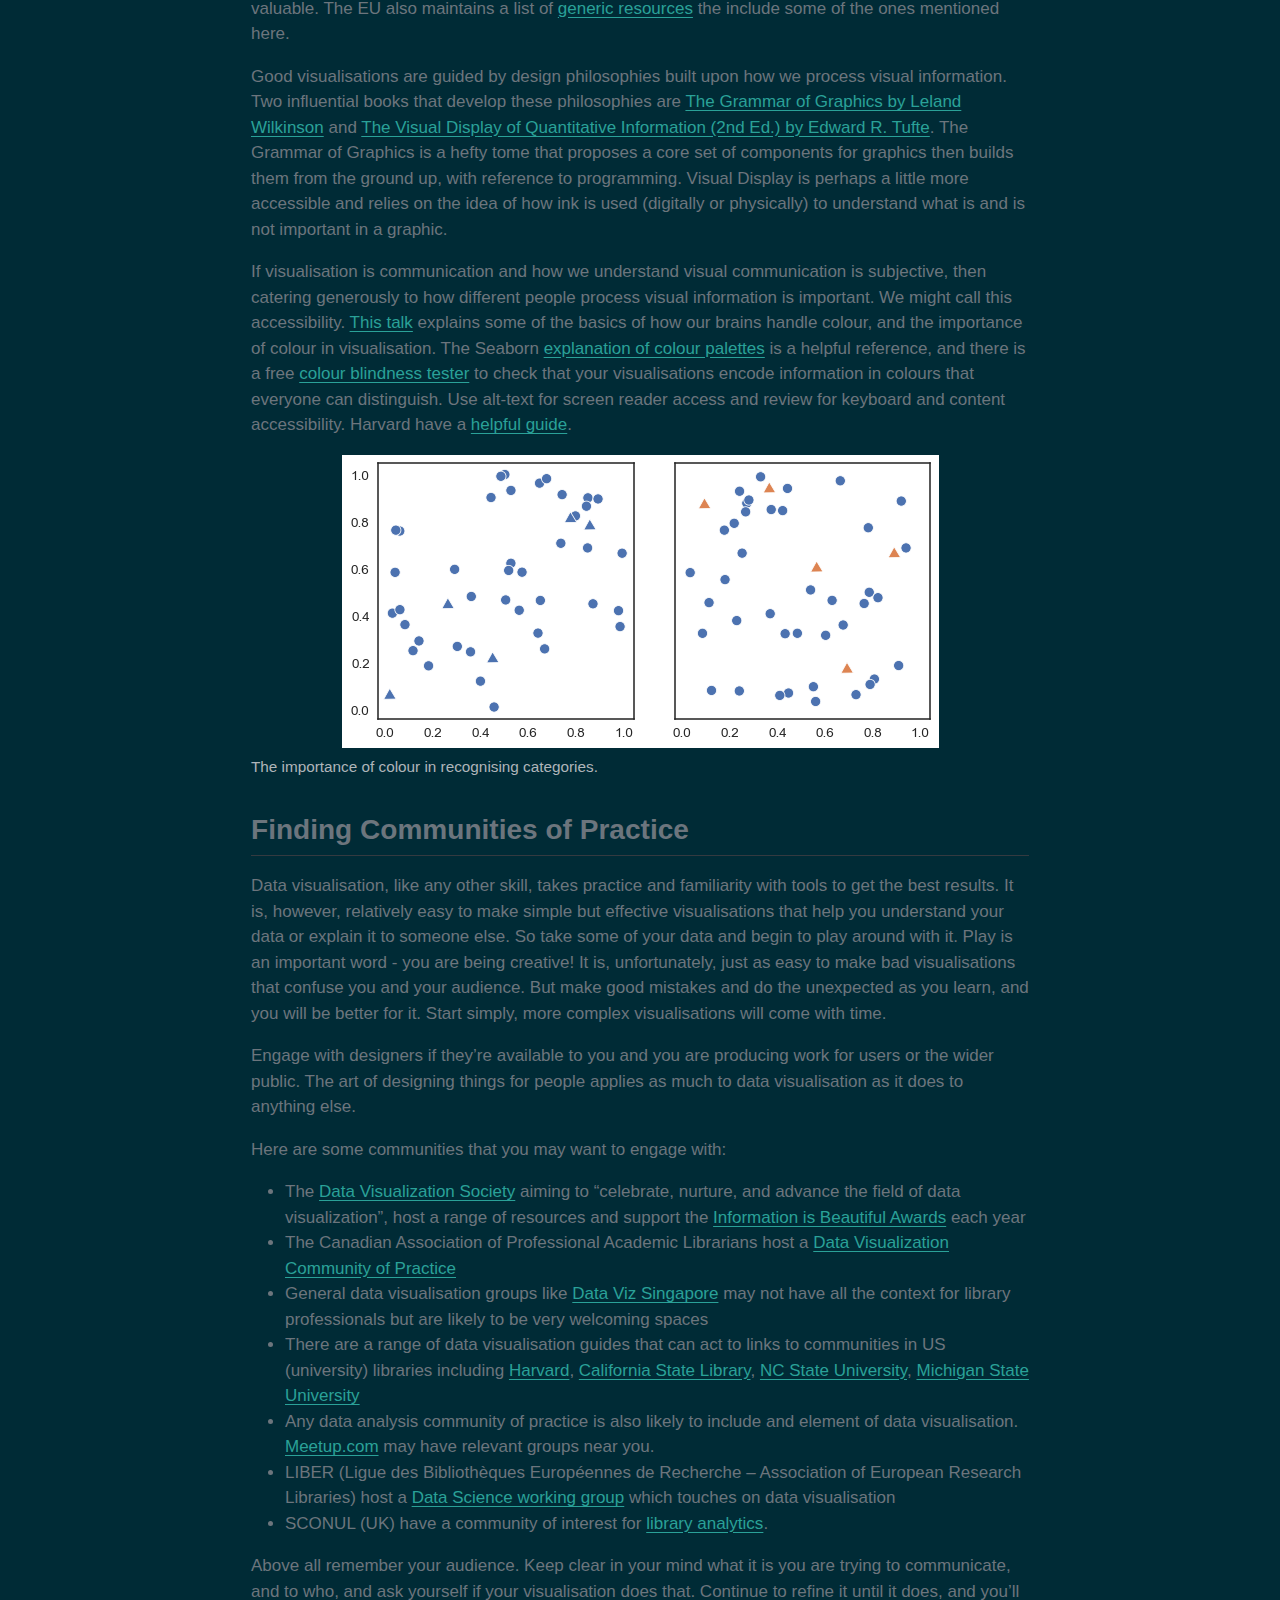
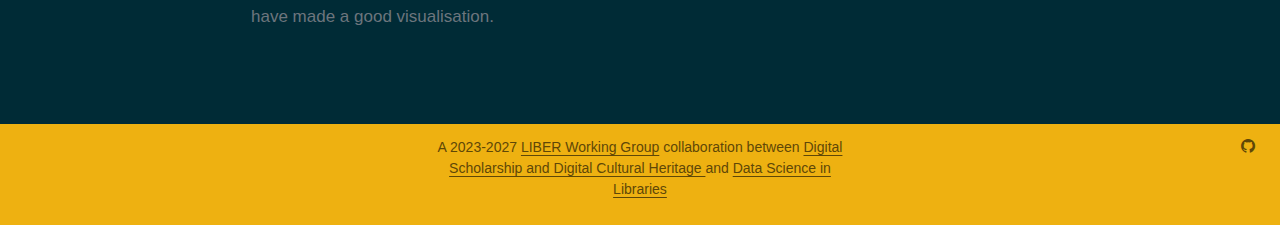
<file: book/docs/03-dataviz.html>
<!DOCTYPE html>
<html xmlns="http://www.w3.org/1999/xhtml" lang="en" xml:lang="en"><head>

<meta charset="utf-8">
<meta name="generator" content="quarto-1.8.27">

<meta name="viewport" content="width=device-width, initial-scale=1.0, user-scalable=yes">

<meta name="author" content="Harry Lloyd">
<meta name="dcterms.date" content="2025-01-28">
<meta name="keywords" content="Data visualisation, Charts, Graphs, Plots">

<title>Data Visualisation – IIIF Learning Labyrinth</title>
<style>
code{white-space: pre-wrap;}
span.smallcaps{font-variant: small-caps;}
div.columns{display: flex; gap: min(4vw, 1.5em);}
div.column{flex: auto; overflow-x: auto;}
div.hanging-indent{margin-left: 1.5em; text-indent: -1.5em;}
ul.task-list{list-style: none;}
ul.task-list li input[type="checkbox"] {
  width: 0.8em;
  margin: 0 0.8em 0.2em -1em; /* quarto-specific, see https://github.com/quarto-dev/quarto-cli/issues/4556 */ 
  vertical-align: middle;
}
</style>


<script src="site_libs/quarto-nav/quarto-nav.js"></script>
<script src="site_libs/clipboard/clipboard.min.js"></script>
<script src="site_libs/quarto-search/autocomplete.umd.js"></script>
<script src="site_libs/quarto-search/fuse.min.js"></script>
<script src="site_libs/quarto-search/quarto-search.js"></script>
<meta name="quarto:offset" content="./">
<link href="./logo/favicon.ico" rel="icon">
<script src="site_libs/quarto-html/quarto.js" type="module"></script>
<script src="site_libs/quarto-html/tabsets/tabsets.js" type="module"></script>
<script src="site_libs/quarto-html/axe/axe-check.js" type="module"></script>
<script src="site_libs/quarto-html/popper.min.js"></script>
<script src="site_libs/quarto-html/tippy.umd.min.js"></script>
<script src="site_libs/quarto-html/anchor.min.js"></script>
<link href="site_libs/quarto-html/tippy.css" rel="stylesheet">
<link href="site_libs/quarto-html/quarto-syntax-highlighting-dark-4d9afe2b8d18ee9fa5d0d57b5ed4214d.css" rel="stylesheet" id="quarto-text-highlighting-styles">
<script src="site_libs/bootstrap/bootstrap.min.js"></script>
<link href="site_libs/bootstrap/bootstrap-icons.css" rel="stylesheet">
<link href="site_libs/bootstrap/bootstrap-4ce7fe6c6217ebb72c5aa3abbaf32f2a.min.css" rel="stylesheet" append-hash="true" id="quarto-bootstrap" data-mode="dark">
<script id="quarto-search-options" type="application/json">{
  "location": "navbar",
  "copy-button": false,
  "collapse-after": 3,
  "panel-placement": "end",
  "type": "overlay",
  "limit": 50,
  "keyboard-shortcut": [
    "f",
    "/",
    "s"
  ],
  "show-item-context": false,
  "language": {
    "search-no-results-text": "No results",
    "search-matching-documents-text": "matching documents",
    "search-copy-link-title": "Copy link to search",
    "search-hide-matches-text": "Hide additional matches",
    "search-more-match-text": "more match in this document",
    "search-more-matches-text": "more matches in this document",
    "search-clear-button-title": "Clear",
    "search-text-placeholder": "Search",
    "search-detached-cancel-button-title": "Cancel",
    "search-submit-button-title": "Submit",
    "search-label": "Search"
  }
}</script>


</head>

<body class="nav-sidebar docked nav-fixed quarto-light">

<div id="quarto-search-results"></div>
  <header id="quarto-header" class="headroom fixed-top">
    <nav class="navbar navbar-expand-lg " data-bs-theme="dark">
      <div class="navbar-container container-fluid">
      <div class="navbar-brand-container mx-auto">
    <a href="./index.html" class="navbar-brand navbar-brand-logo">
    <img src="./logo/Liber-DS-logo-long-blue.png" alt="" class="navbar-logo light-content">
    <img src="./logo/Liber-DS-logo-long-blue.png" alt="" class="navbar-logo dark-content">
    </a>
    <a class="navbar-brand" href="./index.html">
    <span class="navbar-title">IIIF Learning Labyrinth</span>
    </a>
  </div>
            <div id="quarto-search" class="" title="Search"></div>
          <button class="navbar-toggler" type="button" data-bs-toggle="collapse" data-bs-target="#navbarCollapse" aria-controls="navbarCollapse" role="menu" aria-expanded="false" aria-label="Toggle navigation" onclick="if (window.quartoToggleHeadroom) { window.quartoToggleHeadroom(); }">
  <span class="navbar-toggler-icon"></span>
</button>
          <div class="collapse navbar-collapse" id="navbarCollapse">
            <ul class="navbar-nav navbar-nav-scroll ms-auto">
  <li class="nav-item">
    <a class="nav-link active" href="./topicguides.html" aria-current="page"> 
<span class="menu-text">Entrance</span></a>
  </li>  
  <li class="nav-item">
    <a class="nav-link" href="./project-overview.html"> 
<span class="menu-text">About</span></a>
  </li>  
  <li class="nav-item dropdown ">
    <a class="nav-link dropdown-toggle" href="#" id="nav-menu-contribute" role="link" data-bs-toggle="dropdown" aria-expanded="false">
 <span class="menu-text">Contribute</span>
    </a>
    <ul class="dropdown-menu dropdown-menu-end" aria-labelledby="nav-menu-contribute">    
        <li>
    <a class="dropdown-item" href="./contributing.html">
 <span class="dropdown-text">Contribute to our Project</span></a>
  </li>  
        <li>
    <a class="dropdown-item" href="./guidelines.html">
 <span class="dropdown-text">Author Guidance &amp; Style Guide</span></a>
  </li>  
        <li>
    <a class="dropdown-item" href="./licensing.html">
 <span class="dropdown-text">Licensing &amp; Re-use</span></a>
  </li>  
    </ul>
  </li>
</ul>
          </div> <!-- /navcollapse -->
            <div class="quarto-navbar-tools">
</div>
      </div> <!-- /container-fluid -->
    </nav>
  <nav class="quarto-secondary-nav">
    <div class="container-fluid d-flex">
      <button type="button" class="quarto-btn-toggle btn" data-bs-toggle="collapse" role="button" data-bs-target=".quarto-sidebar-collapse-item" aria-controls="quarto-sidebar" aria-expanded="false" aria-label="Toggle sidebar navigation" onclick="if (window.quartoToggleHeadroom) { window.quartoToggleHeadroom(); }">
        <i class="bi bi-layout-text-sidebar-reverse"></i>
      </button>
        <nav class="quarto-page-breadcrumbs" aria-label="breadcrumb"><ol class="breadcrumb"><li class="breadcrumb-item"><a href="./03-dataviz.html">Data Visualisation</a></li></ol></nav>
        <a class="flex-grow-1" role="navigation" data-bs-toggle="collapse" data-bs-target=".quarto-sidebar-collapse-item" aria-controls="quarto-sidebar" aria-expanded="false" aria-label="Toggle sidebar navigation" onclick="if (window.quartoToggleHeadroom) { window.quartoToggleHeadroom(); }">      
        </a>
    </div>
  </nav>
</header>
<!-- content -->
<div id="quarto-content" class="quarto-container page-columns page-rows-contents page-layout-article page-navbar">
<!-- sidebar -->
  <nav id="quarto-sidebar" class="sidebar collapse collapse-horizontal quarto-sidebar-collapse-item sidebar-navigation docked overflow-auto">
    <div class="sidebar-menu-container"> 
    <ul class="list-unstyled mt-1">
        <li class="sidebar-item">
  <div class="sidebar-item-container"> 
  <a href="./topicguides.html" class="sidebar-item-text sidebar-link">
 <span class="menu-text"><strong>Topic Guides</strong></span></a>
  </div>
</li>
        <li class="px-0"><hr class="sidebar-divider hi "></li>
        <li class="sidebar-item">
  <div class="sidebar-item-container"> 
  <a href="./01-computer-vision.html" class="sidebar-item-text sidebar-link">
 <span class="menu-text">Computer Vision</span></a>
  </div>
</li>
        <li class="px-0"><hr class="sidebar-divider hi "></li>
        <li class="sidebar-item">
  <div class="sidebar-item-container"> 
  <a href="./02-crowdsourcing.html" class="sidebar-item-text sidebar-link">
 <span class="menu-text">Crowdsourcing and Citizen Science in Cultural Heritage</span></a>
  </div>
</li>
        <li class="px-0"><hr class="sidebar-divider hi "></li>
        <li class="sidebar-item">
  <div class="sidebar-item-container"> 
  <a href="./03-dataviz.html" class="sidebar-item-text sidebar-link active">
 <span class="menu-text">Data Visualisation</span></a>
  </div>
</li>
        <li class="px-0"><hr class="sidebar-divider hi "></li>
        <li class="sidebar-item">
  <div class="sidebar-item-container"> 
  <a href="./04-digitalmapping.html" class="sidebar-item-text sidebar-link">
 <span class="menu-text">Digital Mapping</span></a>
  </div>
</li>
        <li class="px-0"><hr class="sidebar-divider hi "></li>
        <li class="sidebar-item">
  <div class="sidebar-item-container"> 
  <a href="./05-digitisation.html" class="sidebar-item-text sidebar-link">
 <span class="menu-text">Digitisation: Imaging, 3D and RTI</span></a>
  </div>
</li>
        <li class="px-0"><hr class="sidebar-divider hi "></li>
        <li class="sidebar-item">
  <div class="sidebar-item-container"> 
  <a href="./06-iiif.html" class="sidebar-item-text sidebar-link">
 <span class="menu-text">IIIF</span></a>
  </div>
</li>
        <li class="px-0"><hr class="sidebar-divider hi "></li>
        <li class="sidebar-item">
  <div class="sidebar-item-container"> 
  <a href="./07-digitisation.html" class="sidebar-item-text sidebar-link">
 <span class="menu-text">Digitisation: Imaging, 3D and RTI</span></a>
  </div>
</li>
        <li class="px-0"><hr class="sidebar-divider hi "></li>
    </ul>
    </div>
</nav>
<div id="quarto-sidebar-glass" class="quarto-sidebar-collapse-item" data-bs-toggle="collapse" data-bs-target=".quarto-sidebar-collapse-item"></div>
<!-- margin-sidebar -->
    <div id="quarto-margin-sidebar" class="sidebar margin-sidebar">
        <nav id="TOC" role="doc-toc" class="toc-active">
    <h2 id="toc-title">Jump to…</h2>
   
  <ul class="collapse">
  <li><a href="#introduction" id="toc-introduction" class="nav-link active" data-scroll-target="#introduction">Introduction</a></li>
  <li><a href="#relevance-to-the-library-sector-case-studiesuse-cases" id="toc-relevance-to-the-library-sector-case-studiesuse-cases" class="nav-link" data-scroll-target="#relevance-to-the-library-sector-case-studiesuse-cases">Relevance to the Library Sector (Case Studies/Use Cases)</a></li>
  <li><a href="#hands-on-activityself-guided-tutorials" id="toc-hands-on-activityself-guided-tutorials" class="nav-link" data-scroll-target="#hands-on-activityself-guided-tutorials">Hands-on activity/self-guided tutorial(s)</a></li>
  <li><a href="#recommended-readingviewing" id="toc-recommended-readingviewing" class="nav-link" data-scroll-target="#recommended-readingviewing">Recommended Reading/Viewing</a></li>
  <li><a href="#finding-communities-of-practice" id="toc-finding-communities-of-practice" class="nav-link" data-scroll-target="#finding-communities-of-practice">Finding Communities of Practice</a></li>
  </ul>
<div class="toc-actions"><ul class="collapse"><li><a href="https://github.com/IrisBox/IIIF-Learning-Labyrinth/blob/main/book/03-dataviz.qmd" class="toc-action"><i class="bi bi-github"></i>View source</a></li><li><a href="https://github.com/IrisBox/IIIF-Learning-Labyrinth/issues/new" class="toc-action"><i class="bi empty"></i>Report an issue</a></li></ul></div><div class="quarto-alternate-formats"><h2>Other Formats</h2><ul><li><a href="03-dataviz.pdf"><i class="bi bi-file-pdf"></i>PDF</a></li></ul></div></nav>
    </div>
<!-- main -->
<main class="content" id="quarto-document-content">

<header id="title-block-header" class="quarto-title-block default">
  <div class="quarto-title">
        <h1 class="title">Data Visualisation</h1>
            <p class="subtitle lead">A LIBER Digital Scholarship &amp; Data Science Topic Guide for Library Professionals</p>
          </div>
    <div class="quarto-title-meta">

        <div class="quarto-title-meta-author" style="display: block; width: 100%; margin-left: 0; padding-left: 0; box-sizing: border-box; grid-column: 1 / -1; justify-self: start; text-align: left;">
            <div class="quarto-title-meta-heading">Authors</div>
            <div class="quarto-title-meta-contents">
                  <a href="https://www.bl.uk/">Harry Lloyd</a> <a href="mailto:digitalresearch@bl.uk" class="quarto-title-author-email"><i class="bi bi-envelope"></i></a> <a href="https://orcid.org/0009-0009-3519-171X" class="quarto-title-author-orcid"> <img src="[data-uri]"></a>       </div>
    </div>
         <div class="quarto-title-meta-reviewed-by">
      <div class="quarto-title-meta-heading">Reviewed By</div>
      <div class="quarto-title-meta-contents">
         <a href="https://libereurope.eu/member/annika-lindh/">Annika Lindh</a> <a href="mailto:annika.lindh@mu.ie" class="quarto-title-author-email"><i class="bi bi-envelope"></i></a> <a href="https://orcid.org/0000-0001-9991-8708" class="quarto-title-author-orcid"> <img src="[data-uri]"></a>
        
      </div>
    </div>
    
        <div class="quarto-title-meta-date">
      <div class="quarto-title-meta-heading">Published</div>
      <div class="quarto-title-meta-contents">
        <p class="date">January 28, 2025</p>
      </div>
    </div>
            <div class="quarto-title-meta-modified-date">
      <div class="quarto-title-meta-heading">Modified</div>
      <div class="quarto-title-meta-contents">
        <p class="date-modified">January 28, 2025</p>
      </div>
    </div>
            <div class="quarto-title-meta-doi">
      <div class="quarto-title-meta-heading">DOI</div>
      <div class="quarto-title-meta-contents">
        <p class="doi">10.23636/wr4x-2g59</p>
      </div>
    </div>
      </div>
    <div class="abstract">
    <div class="quarto-title-meta-heading">Abstract</div>
    <div class="quarto-title-meta-contents">
      <p>Demystifying the process behind visualising data and offering practical tips on how anyone can get started in their your own library.</p>
    </div>
  </div>
      <div class="quarto-title-meta-keywords">
    <div class="quarto-title-meta-heading">Keywords</div>
    <div class="quarto-title-meta-contents">
      <div class="text-keywords">
        <p>Data visualisation, Charts, Graphs, Plots</p>
      </div>
    </div>
  </div>
    </header>


<section id="introduction" class="level2">
<h2 class="anchored" data-anchor-id="introduction">Introduction</h2>
<p><strong>Why do we visualise data?</strong> For data to tell us something we need to look for patterns, and we are much better at finding these patterns in colours and shapes than in a table of raw data. Visualisations are key to developing the story we want to tell with our data.</p>
<p><strong>When do we visualise data?</strong> There are two main moments when working with data that we need to visualise it. First, in the <em>exploratory</em> phase, when we are trying to understand the data, to get insights that lead to fruitful lines of enquiry. These visualisations are rough and ready, meant for us or at most a select few around us to generate debate about what information the data might contain.</p>
<p>Second, in the <em>explanatory</em> phase, when we have understood the data and move on to insightful analyses that generate new understanding. These visualisations communicate what we have learned from the data to others. They need to be clear, because we are trying to explain conclusions we have made from intimate knowledge of the data to people who have not worked with it and are trusting us to explain faithfully what we have learned.</p>
<p>In libraries, we use explanatory visualiations to improve content discovery for users of our services, and so they can understand our data, as well as for research carried out by librarians and digital humanists that generates new knowledge. The visual routes we supply into data for our users need to be as clear as anything we’re presenting as research.</p>
<p><strong>How do we visualise data?</strong> There are a huge variety of tools available. Practitioners may lovingly hand draw images (physically or digitally), like early 19th century visualisations by <a href="https://datajournalism.com/read/longreads/data-visualisation-by-hand">Florence Nightingale and W. E. B. Du Bois</a> and the work, or art, of <a href="https://www.behance.net/gallery/76461997/The-Geography-of-Human-Rights">Federica Fragapane</a>. More commonly there are deeply customisable packages in modern programming languages like <a href="https://www.r-project.org/about.html">R</a>, <a href="https://www.python.org/">Python</a> or <a href="https://developer.mozilla.org/en-US/docs/Web/JavaScript">Javascript</a>, or commercial plotting software like <a href="https://www.tableau.com/en-gb">Tableau</a>. Excel has endured through its simple learning curve, ubiquity and reliable outputs. A whole separate suite of software exists for geospatial and linked data. Ultimately the right choice is decided by our use case, data, resources and skills.</p>
</section>
<section id="relevance-to-the-library-sector-case-studiesuse-cases" class="level2">
<h2 class="anchored" data-anchor-id="relevance-to-the-library-sector-case-studiesuse-cases">Relevance to the Library Sector (Case Studies/Use Cases)</h2>
<p>Exploratory data visualisations are both quite generic and very dataset specific. Plots like bar charts, histograms, scatter plots, and time series display information in a simple enough way to be reliable and fit the ethos of being quick and informative about the features of your data. Their interpretability also means they are used as explanatory charts, and frequently appear in papers and reports. This Power BI dashboard from <a href="https://www.ala.org/acrl/publications/keeping_up_with/data-visualization">Brandi Jagars</a> at University of South Florida Libraries shows how simple visualisations give quick insights into a visitor dataset.</p>
<div class="quarto-figure quarto-figure-center">
<figure class="figure">
<p><img src="images/dataviz_exploratory.png" class="img-fluid figure-img" alt="A dashboard of bar and pie charts showing distributions of visitor types at a university library."></p>
<figcaption>A dashboard of exploratory graphs.</figcaption>
</figure>
</div>
<p>Visualisations designed for publication and for users to consume themselves are much more varied, and (usually) more polished. Ask yourself if you are looking to communicate a succint, unambiguous message or if you are inviting the user to explore the visual.</p>
<p>Maps are an eye-catching and engaging interface to collections that tap into users’ sense of place. The <a href="https://mappingmanuscriptmigrations.org/en/">Mapping Manuscript Migrations</a> project offers a map view of global manuscript migrations allowing users to track the movement of manuscripts filtered by things like collection, author and date of publication.</p>
<div class="quarto-figure quarto-figure-center">
<figure class="figure">
<p><img src="images/dataviz_manuscriptmap.png" class="img-fluid figure-img" alt="A world map showing movements of manuscripts as arcs between countries."></p>
<figcaption>Movement of manuscripts from the collection of Sir Thomas Phillipps.</figcaption>
</figure>
</div>
<p><a href="https://github.com/britishlibrary/peripleo">Peripleo</a> is a browser-based map viewer that can be used with any cultural heritage dataset with associated location information. It was used in the <a href="https://britishlibrary.github.io/locating-a-national-collection/Heritage_for_All.html">Heritage for All</a> project to displaying items in hyper-local contexts.</p>
<div class="quarto-figure quarto-figure-center">
<figure class="figure">
<p><img src="images/dataviz_exetermap.png" class="img-fluid figure-img" alt="A street map of Exeter in England with coloured dots showing locations of hundreds of cultural heritage buildings and artifacts."></p>
<figcaption>Map of cultural heritage item locations around Exeter.</figcaption>
</figure>
</div>
<p>Both of these initiatives rely on the concept of <a href="lod.qmd">Linked Open Data</a>. Each element of linked data is linked to other elements by one of a defined set of relationships, rather than the traditional spreadsheet model where each row is an item with a certain set of properties. This transforms the data into a network, which allows for intuitive, interactive visualisations that let users navigate material contextualised by the items closely linked to it.</p>
<p>The <a href="https://snarc-llgc.wikibase.cloud/wiki/Main_Page">Semantic Name Authority Cymru</a> (SNARC) provides views into a linked database of name authority records linked to Wales and the Welsh language. This makes graphs like this <a href="https://www.entitree.com/en/family_tree/Q272542?0u0=u&amp;0u0u0=u&amp;0u0u0u0=u&amp;0d0=d&amp;0d0d1=d">family tree</a> of Charlotte Guest, a translator, businesswoman and noble, easy to produce. Displaying parts of the network lets users understand the connections within it, as in this rather large, but very satisfying, graph of <a href="https://tinyurl.com/235rpyb2">Welsh estates, houses and their owners</a>.</p>
<div class="quarto-figure quarto-figure-center">
<figure class="figure">
<p><img src="images/dataviz_networkgraph.png" class="img-fluid figure-img" alt="A large network of linked elipses with small thumbnails. Each elipse represents a Welsh estate, house or its owner."></p>
<figcaption>SNARC Welsh estates network graph.</figcaption>
</figure>
</div>
<p>There’s also huge value in making visualisations like this available in physical form within the spaces of a library. The <a href="http://www.utahinrichs.de/Projects/BohemianBookshelf">Bohemian Bookshelf</a> was a 2011 project to increase serendipitous book discovery that was installed in the University of Calgary Library. It used 5 different visualisations to ‘entice curiosity’ by taking users to books and authors they might not have otherwise explored. This echoes Dr Mia Ridge’s proposed metric of <a href="https://www.openobjects.org.uk/2023/09/is-clicks-to-curiosity-triggered-a-good-metric-for-glam-collections-online/">‘clicks to curiosity inspired’</a> in seeking ways to make it easy for users to be inspired by the collection. The ‘book pile’ arranged books by size and page count, acknowledging our natural fascination with the very large and the very small.</p>
<div class="quarto-figure quarto-figure-center">
<figure class="figure">
<p><img src="images/dataviz_bookpile.png" class="img-fluid figure-img" alt="A stack of hundreds of multi-coloured squares representing books, with small squares at the bottom and large squares at the top. Some display book covers."></p>
<figcaption>The Bohemian Bookshelf ‘Book Pile’.</figcaption>
</figure>
</div>
<p>You can explore other use cases in this <a href="https://web.archive.org/web/20241010180405/https://libguides.umn.edu/c.php?g=921727&amp;p=6642990">helpful list</a> from the University of Minnesota Libraries. They’ve catalogued library specific resources for a range of use cases like the teaching, evaluation, and history of data visualisation in libraries.</p>
</section>
<section id="hands-on-activityself-guided-tutorials" class="level2">
<h2 class="anchored" data-anchor-id="hands-on-activityself-guided-tutorials">Hands-on activity/self-guided tutorial(s)</h2>
<p>The best way to understand the value of data visualisations is to produce them for your datasets. Here are a few tools you can plug datasets into, organised by type and the skills needed to use them.</p>
<section id="immediate-results" class="level3">
<h3 class="anchored" data-anchor-id="immediate-results">Immediate results</h3>
<p><a href="https://www.rawgraphs.io/">RAWGraphs</a> is an online platform (no sign up required) you can upload a spreadsheet to (save it as a CSV first) or a JSON file and point and click your way down the page to produce a visualisation. It’s perfect for exploratory analysis and learning about the different kinds of visualisations available.</p>
<p><a href="http://docs.voyant-tools.org/">Voyant Tools</a> provides a similarly easy entry for corpus scale text data (whole works, or collections of works), though it helps if you know a little about corpus linguistics. There are ‘pre-built’ corpora of Shakespeare, Austen and Frankenstein available if you don’t have your own files to upload.</p>
</section>
<section id="spreadsheet-based" class="level3">
<h3 class="anchored" data-anchor-id="spreadsheet-based">Spreadsheet-based</h3>
<p>Excel remains such an easy way to interact with spreadsheet data. If you haven’t used it before there are lots of resources available online or your institution may have Microsoft Office skills courses. This <a href="https://www.open.edu/openlearn/science-maths-technology/data-analysis-visualisations-excel/">six hour course</a> from the Open University (UK) doesn’t assume any knowledge. <a href="https://www.microsoft.com/en-us/power-platform/products/power-bi">PowerBI</a> is a more advanced Microsoft Office app that allows you to create dashboards from data. It interfaces easily with Office software, but the visualisations aren’t hugely inspiring. Justin Kelly has an <a href="https://justin.kelly.org.au/introduction-to-powerbi-for-librarians/">introduction for librarians</a>. Google Charts and Sheets and OpenOffice Calc and Impress are equivalent alternatives.</p>
<p>Tableau is one of many commercial softwares for visualisation. There’s a learning curve similar to Excel, and a free (sign-up required) <a href="https://www.tableau.com/community/public">public platform</a> you can try in browser, use the <a href="https://public.tableau.com/app/learn/how-to-videos">learning resources</a> to get started.</p>
</section>
<section id="intro-to-coding" class="level3">
<h3 class="anchored" data-anchor-id="intro-to-coding">Intro to coding</h3>
<p>The <a href="https://r4ds.hadley.nz/data-visualize">R for Data Science Data Visualisation tutorial</a> covers using ggplot2, the de facto standard for plotting in R. You can code along with an R environment in your browser using <a href="https://posit.cloud/">Posit Cloud</a> (requires a free account).</p>
<p>Seaborn is one of the main plotting packages in Python and follows a similar philosophy to ggplot2. You can code along to their <a href="https://seaborn.pydata.org/tutorial/introduction.html">tutorial</a> with a Python environment in browser using <a href="https://colab.research.google.com/">Google Colab</a> (requires a Google account).</p>
</section>
<section id="mapping-and-linked-data" class="level3">
<h3 class="anchored" data-anchor-id="mapping-and-linked-data">Mapping and Linked Data</h3>
<p>Geospatial and linked data (where elements of the data can be explicitly linked to other elements) have their own worlds of tools, with functionality also often covered by the types of tools already listed. <a href="https://www.arcgis.com/index.html">ArcGIS</a> (now common in its online form) and <a href="https://www.qgis.org/en/site/#">QGIS</a> are the most common paid and open source Geographic Information Software (GIS) tools available. You can use these to work with data with geographic components and make display worthy maps. Their outputs also plug into Python, R and JavaScript libraries like <a href="https://leafletjs.com/">leaflet</a> or <a href="https://plotly.com/dash/">Dash</a>. Programming Historian have a series of mapping lessons, from an <a href="https://programminghistorian.org/en/lessons/qgis-layers">intro to QGIS</a> to <a href="https://programminghistorian.org/en/lessons/geocoding-qgis">converting historical place names</a> into locations on a map.</p>
<p>For linked data tools like <a href="https://gephi.org/">Gephi</a> or <a href="https://nodegoat.net/">Nodegoat</a> have graphical user interfaces, or there are programming packages like <a href="https://igraph.org/">igraph</a>, <a href="https://networkx.org/">NetworkX</a>, and <a href="https://d3js.org/">D3.js</a>.</p>
</section>
<section id="common-mistakes" class="level3">
<h3 class="anchored" data-anchor-id="common-mistakes">Common mistakes</h3>
<p>It’s tempting for beginners to complicate graphs by adding eye-catching effects like animations or 3D elements. This can, however, make graphs harder to read. When in doubt, opt for simplicity! <a href="https://www.data-to-viz.com/">From Data to Viz</a> has a great page on <a href="https://www.data-to-viz.com/caveats.html">data visualisation caveats</a> which includes examples of common mistakes and is worth reading.</p>
</section>
</section>
<section id="recommended-readingviewing" class="level2">
<h2 class="anchored" data-anchor-id="recommended-readingviewing">Recommended Reading/Viewing</h2>
<p>Much of data visualisation is communication, and so is deeply subjective. With that in mind there are graphics catalogues that help guide you towards the best visualisation for your purposes. <a href="https://www.data-to-viz.com/">From Data to Viz</a> starts with types of data and leads you to appropriate graphs, while the Financial Times <a href="https://ft-interactive.github.io/visual-vocabulary/">Visual Vocabulary</a> starts with relationships between elements of your data and guides from there. Both are valuable. The EU also maintains a list of <a href="https://ec-europa-eu.libguides.com/data_visualisation/tools-and-examples">generic resources</a> the include some of the ones mentioned here.</p>
<p>Good visualisations are guided by design philosophies built upon how we process visual information. Two influential books that develop these philosophies are <a href="https://search.worldcat.org/title/66386488">The Grammar of Graphics by Leland Wilkinson</a> and <a href="https://search.worldcat.org/title/46932988">The Visual Display of Quantitative Information (2nd Ed.) by Edward R. Tufte</a>. The Grammar of Graphics is a hefty tome that proposes a core set of components for graphics then builds them from the ground up, with reference to programming. Visual Display is perhaps a little more accessible and relies on the idea of how ink is used (digitally or physically) to understand what is and is not important in a graphic.</p>
<p>If visualisation is communication and how we understand visual communication is subjective, then catering generously to how different people process visual information is important. We might call this accessibility. <a href="https://www.youtube.com/watch?v=xAoljeRJ3lU&amp;ab_channel=Enthought">This talk</a> explains some of the basics of how our brains handle colour, and the importance of colour in visualisation. The Seaborn <a href="https://seaborn.pydata.org/tutorial/color_palettes.html">explanation of colour palettes</a> is a helpful reference, and there is a free <a href="https://www.color-blindness.com/coblis-color-blindness-simulator/">colour blindness tester</a> to check that your visualisations encode information in colours that everyone can distinguish. Use alt-text for screen reader access and review for keyboard and content accessibility. Harvard have a <a href="https://accessibility.huit.harvard.edu/data-viz-charts-graphs">helpful guide</a>.</p>
<div class="quarto-figure quarto-figure-center">
<figure class="figure">
<p><img src="images/dataviz_color_palettes.png" class="img-fluid figure-img" alt="Two scatter plots, each with two categories of data. All points are blue in the left plot, one category has round points and the other has triangles. They are hard to distinguish. In the right plot, the categories are also round and triangles, but the triangles are now orange. They are easy to distinguish."></p>
<figcaption>The importance of colour in recognising categories.</figcaption>
</figure>
</div>
</section>
<section id="finding-communities-of-practice" class="level2">
<h2 class="anchored" data-anchor-id="finding-communities-of-practice">Finding Communities of Practice</h2>
<p>Data visualisation, like any other skill, takes practice and familiarity with tools to get the best results. It is, however, relatively easy to make simple but effective visualisations that help you understand your data or explain it to someone else. So take some of your data and begin to play around with it. Play is an important word - you are being creative! It is, unfortunately, just as easy to make bad visualisations that confuse you and your audience. But make good mistakes and do the unexpected as you learn, and you will be better for it. Start simply, more complex visualisations will come with time.</p>
<p>Engage with designers if they’re available to you and you are producing work for users or the wider public. The art of designing things for people applies as much to data visualisation as it does to anything else.</p>
<p>Here are some communities that you may want to engage with:</p>
<ul>
<li>The <a href="https://www.datavisualizationsociety.org/">Data Visualization Society</a> aiming to “celebrate, nurture, and advance the field of data visualization”, host a range of resources and support the <a href="https://www.informationisbeautifulawards.com/">Information is Beautiful Awards</a> each year</li>
<li>The Canadian Association of Professional Academic Librarians host a <a href="https://capalibrarians.org/communities-of-practice/data-visualization-services/">Data Visualization Community of Practice</a></li>
<li>General data visualisation groups like <a href="https://www.meetup.com/Data-Vis-Singapore/">Data Viz Singapore</a> may not have all the context for library professionals but are likely to be very welcoming spaces</li>
<li>There are a range of data visualisation guides that can act to links to communities in US (university) libraries including <a href="https://library.harvard.edu/services-tools/visualization-support">Harvard</a>, <a href="https://www.library.ca.gov/services/to-libraries/ccl/cohorts/equitable-data/">California State Library</a>, <a href="https://www.lib.ncsu.edu/services/data-visualization">NC State University</a>, <a href="https://libguides.lib.msu.edu/c.php?g=966965&amp;p=7019951">Michigan State University</a></li>
<li>Any data analysis community of practice is also likely to include and element of data visualisation. <a href="https://www.meetup.com">Meetup.com</a> may have relevant groups near you.</li>
<li>LIBER (Ligue des Bibliothèques Européennes de Recherche – Association of European Research Libraries) host a <a href="https://libereurope.eu/working-group/liber-data-science-in-libraries-working-group/">Data Science working group</a> which touches on data visualisation</li>
<li>SCONUL (UK) have a community of interest for <a href="https://www.sconul.ac.uk/cpd-hub/community-of-interest-groups/library-analytics/">library analytics</a>.</li>
</ul>
<p>Above all remember your audience. Keep clear in your mind what it is you are trying to communicate, and to who, and ask yourself if your visualisation does that. Continue to refine it until it does, and you’ll have made a good visualisation.</p>


</section>

</main> <!-- /main -->
<script id="quarto-html-after-body" type="application/javascript">
  window.document.addEventListener("DOMContentLoaded", function (event) {
    const icon = "";
    const anchorJS = new window.AnchorJS();
    anchorJS.options = {
      placement: 'right',
      icon: icon
    };
    anchorJS.add('.anchored');
    const isCodeAnnotation = (el) => {
      for (const clz of el.classList) {
        if (clz.startsWith('code-annotation-')) {                     
          return true;
        }
      }
      return false;
    }
    const onCopySuccess = function(e) {
      // button target
      const button = e.trigger;
      // don't keep focus
      button.blur();
      // flash "checked"
      button.classList.add('code-copy-button-checked');
      var currentTitle = button.getAttribute("title");
      button.setAttribute("title", "Copied!");
      let tooltip;
      if (window.bootstrap) {
        button.setAttribute("data-bs-toggle", "tooltip");
        button.setAttribute("data-bs-placement", "left");
        button.setAttribute("data-bs-title", "Copied!");
        tooltip = new bootstrap.Tooltip(button, 
          { trigger: "manual", 
            customClass: "code-copy-button-tooltip",
            offset: [0, -8]});
        tooltip.show();    
      }
      setTimeout(function() {
        if (tooltip) {
          tooltip.hide();
          button.removeAttribute("data-bs-title");
          button.removeAttribute("data-bs-toggle");
          button.removeAttribute("data-bs-placement");
        }
        button.setAttribute("title", currentTitle);
        button.classList.remove('code-copy-button-checked');
      }, 1000);
      // clear code selection
      e.clearSelection();
    }
    const getTextToCopy = function(trigger) {
      const outerScaffold = trigger.parentElement.cloneNode(true);
      const codeEl = outerScaffold.querySelector('code');
      for (const childEl of codeEl.children) {
        if (isCodeAnnotation(childEl)) {
          childEl.remove();
        }
      }
      return codeEl.innerText;
    }
    const clipboard = new window.ClipboardJS('.code-copy-button:not([data-in-quarto-modal])', {
      text: getTextToCopy
    });
    clipboard.on('success', onCopySuccess);
    if (window.document.getElementById('quarto-embedded-source-code-modal')) {
      const clipboardModal = new window.ClipboardJS('.code-copy-button[data-in-quarto-modal]', {
        text: getTextToCopy,
        container: window.document.getElementById('quarto-embedded-source-code-modal')
      });
      clipboardModal.on('success', onCopySuccess);
    }
      var localhostRegex = new RegExp(/^(?:http|https):\/\/localhost\:?[0-9]*\//);
      var mailtoRegex = new RegExp(/^mailto:/);
        var filterRegex = new RegExp('/' + window.location.host + '/');
      var isInternal = (href) => {
          return filterRegex.test(href) || localhostRegex.test(href) || mailtoRegex.test(href);
      }
      // Inspect non-navigation links and adorn them if external
     var links = window.document.querySelectorAll('a[href]:not(.nav-link):not(.navbar-brand):not(.toc-action):not(.sidebar-link):not(.sidebar-item-toggle):not(.pagination-link):not(.no-external):not([aria-hidden]):not(.dropdown-item):not(.quarto-navigation-tool):not(.about-link)');
      for (var i=0; i<links.length; i++) {
        const link = links[i];
        if (!isInternal(link.href)) {
          // undo the damage that might have been done by quarto-nav.js in the case of
          // links that we want to consider external
          if (link.dataset.originalHref !== undefined) {
            link.href = link.dataset.originalHref;
          }
        }
      }
    function tippyHover(el, contentFn, onTriggerFn, onUntriggerFn) {
      const config = {
        allowHTML: true,
        maxWidth: 500,
        delay: 100,
        arrow: false,
        appendTo: function(el) {
            return el.parentElement;
        },
        interactive: true,
        interactiveBorder: 10,
        theme: 'quarto',
        placement: 'bottom-start',
      };
      if (contentFn) {
        config.content = contentFn;
      }
      if (onTriggerFn) {
        config.onTrigger = onTriggerFn;
      }
      if (onUntriggerFn) {
        config.onUntrigger = onUntriggerFn;
      }
      window.tippy(el, config); 
    }
    const noterefs = window.document.querySelectorAll('a[role="doc-noteref"]');
    for (var i=0; i<noterefs.length; i++) {
      const ref = noterefs[i];
      tippyHover(ref, function() {
        // use id or data attribute instead here
        let href = ref.getAttribute('data-footnote-href') || ref.getAttribute('href');
        try { href = new URL(href).hash; } catch {}
        const id = href.replace(/^#\/?/, "");
        const note = window.document.getElementById(id);
        if (note) {
          return note.innerHTML;
        } else {
          return "";
        }
      });
    }
    const xrefs = window.document.querySelectorAll('a.quarto-xref');
    const processXRef = (id, note) => {
      // Strip column container classes
      const stripColumnClz = (el) => {
        el.classList.remove("page-full", "page-columns");
        if (el.children) {
          for (const child of el.children) {
            stripColumnClz(child);
          }
        }
      }
      stripColumnClz(note)
      if (id === null || id.startsWith('sec-')) {
        // Special case sections, only their first couple elements
        const container = document.createElement("div");
        if (note.children && note.children.length > 2) {
          container.appendChild(note.children[0].cloneNode(true));
          for (let i = 1; i < note.children.length; i++) {
            const child = note.children[i];
            if (child.tagName === "P" && child.innerText === "") {
              continue;
            } else {
              container.appendChild(child.cloneNode(true));
              break;
            }
          }
          if (window.Quarto?.typesetMath) {
            window.Quarto.typesetMath(container);
          }
          return container.innerHTML
        } else {
          if (window.Quarto?.typesetMath) {
            window.Quarto.typesetMath(note);
          }
          return note.innerHTML;
        }
      } else {
        // Remove any anchor links if they are present
        const anchorLink = note.querySelector('a.anchorjs-link');
        if (anchorLink) {
          anchorLink.remove();
        }
        if (window.Quarto?.typesetMath) {
          window.Quarto.typesetMath(note);
        }
        if (note.classList.contains("callout")) {
          return note.outerHTML;
        } else {
          return note.innerHTML;
        }
      }
    }
    for (var i=0; i<xrefs.length; i++) {
      const xref = xrefs[i];
      tippyHover(xref, undefined, function(instance) {
        instance.disable();
        let url = xref.getAttribute('href');
        let hash = undefined; 
        if (url.startsWith('#')) {
          hash = url;
        } else {
          try { hash = new URL(url).hash; } catch {}
        }
        if (hash) {
          const id = hash.replace(/^#\/?/, "");
          const note = window.document.getElementById(id);
          if (note !== null) {
            try {
              const html = processXRef(id, note.cloneNode(true));
              instance.setContent(html);
            } finally {
              instance.enable();
              instance.show();
            }
          } else {
            // See if we can fetch this
            fetch(url.split('#')[0])
            .then(res => res.text())
            .then(html => {
              const parser = new DOMParser();
              const htmlDoc = parser.parseFromString(html, "text/html");
              const note = htmlDoc.getElementById(id);
              if (note !== null) {
                const html = processXRef(id, note);
                instance.setContent(html);
              } 
            }).finally(() => {
              instance.enable();
              instance.show();
            });
          }
        } else {
          // See if we can fetch a full url (with no hash to target)
          // This is a special case and we should probably do some content thinning / targeting
          fetch(url)
          .then(res => res.text())
          .then(html => {
            const parser = new DOMParser();
            const htmlDoc = parser.parseFromString(html, "text/html");
            const note = htmlDoc.querySelector('main.content');
            if (note !== null) {
              // This should only happen for chapter cross references
              // (since there is no id in the URL)
              // remove the first header
              if (note.children.length > 0 && note.children[0].tagName === "HEADER") {
                note.children[0].remove();
              }
              const html = processXRef(null, note);
              instance.setContent(html);
            } 
          }).finally(() => {
            instance.enable();
            instance.show();
          });
        }
      }, function(instance) {
      });
    }
        let selectedAnnoteEl;
        const selectorForAnnotation = ( cell, annotation) => {
          let cellAttr = 'data-code-cell="' + cell + '"';
          let lineAttr = 'data-code-annotation="' +  annotation + '"';
          const selector = 'span[' + cellAttr + '][' + lineAttr + ']';
          return selector;
        }
        const selectCodeLines = (annoteEl) => {
          const doc = window.document;
          const targetCell = annoteEl.getAttribute("data-target-cell");
          const targetAnnotation = annoteEl.getAttribute("data-target-annotation");
          const annoteSpan = window.document.querySelector(selectorForAnnotation(targetCell, targetAnnotation));
          const lines = annoteSpan.getAttribute("data-code-lines").split(",");
          const lineIds = lines.map((line) => {
            return targetCell + "-" + line;
          })
          let top = null;
          let height = null;
          let parent = null;
          if (lineIds.length > 0) {
              //compute the position of the single el (top and bottom and make a div)
              const el = window.document.getElementById(lineIds[0]);
              top = el.offsetTop;
              height = el.offsetHeight;
              parent = el.parentElement.parentElement;
            if (lineIds.length > 1) {
              const lastEl = window.document.getElementById(lineIds[lineIds.length - 1]);
              const bottom = lastEl.offsetTop + lastEl.offsetHeight;
              height = bottom - top;
            }
            if (top !== null && height !== null && parent !== null) {
              // cook up a div (if necessary) and position it 
              let div = window.document.getElementById("code-annotation-line-highlight");
              if (div === null) {
                div = window.document.createElement("div");
                div.setAttribute("id", "code-annotation-line-highlight");
                div.style.position = 'absolute';
                parent.appendChild(div);
              }
              div.style.top = top - 2 + "px";
              div.style.height = height + 4 + "px";
              div.style.left = 0;
              let gutterDiv = window.document.getElementById("code-annotation-line-highlight-gutter");
              if (gutterDiv === null) {
                gutterDiv = window.document.createElement("div");
                gutterDiv.setAttribute("id", "code-annotation-line-highlight-gutter");
                gutterDiv.style.position = 'absolute';
                const codeCell = window.document.getElementById(targetCell);
                const gutter = codeCell.querySelector('.code-annotation-gutter');
                gutter.appendChild(gutterDiv);
              }
              gutterDiv.style.top = top - 2 + "px";
              gutterDiv.style.height = height + 4 + "px";
            }
            selectedAnnoteEl = annoteEl;
          }
        };
        const unselectCodeLines = () => {
          const elementsIds = ["code-annotation-line-highlight", "code-annotation-line-highlight-gutter"];
          elementsIds.forEach((elId) => {
            const div = window.document.getElementById(elId);
            if (div) {
              div.remove();
            }
          });
          selectedAnnoteEl = undefined;
        };
          // Handle positioning of the toggle
      window.addEventListener(
        "resize",
        throttle(() => {
          elRect = undefined;
          if (selectedAnnoteEl) {
            selectCodeLines(selectedAnnoteEl);
          }
        }, 10)
      );
      function throttle(fn, ms) {
      let throttle = false;
      let timer;
        return (...args) => {
          if(!throttle) { // first call gets through
              fn.apply(this, args);
              throttle = true;
          } else { // all the others get throttled
              if(timer) clearTimeout(timer); // cancel #2
              timer = setTimeout(() => {
                fn.apply(this, args);
                timer = throttle = false;
              }, ms);
          }
        };
      }
        // Attach click handler to the DT
        const annoteDls = window.document.querySelectorAll('dt[data-target-cell]');
        for (const annoteDlNode of annoteDls) {
          annoteDlNode.addEventListener('click', (event) => {
            const clickedEl = event.target;
            if (clickedEl !== selectedAnnoteEl) {
              unselectCodeLines();
              const activeEl = window.document.querySelector('dt[data-target-cell].code-annotation-active');
              if (activeEl) {
                activeEl.classList.remove('code-annotation-active');
              }
              selectCodeLines(clickedEl);
              clickedEl.classList.add('code-annotation-active');
            } else {
              // Unselect the line
              unselectCodeLines();
              clickedEl.classList.remove('code-annotation-active');
            }
          });
        }
    const findCites = (el) => {
      const parentEl = el.parentElement;
      if (parentEl) {
        const cites = parentEl.dataset.cites;
        if (cites) {
          return {
            el,
            cites: cites.split(' ')
          };
        } else {
          return findCites(el.parentElement)
        }
      } else {
        return undefined;
      }
    };
    var bibliorefs = window.document.querySelectorAll('a[role="doc-biblioref"]');
    for (var i=0; i<bibliorefs.length; i++) {
      const ref = bibliorefs[i];
      const citeInfo = findCites(ref);
      if (citeInfo) {
        tippyHover(citeInfo.el, function() {
          var popup = window.document.createElement('div');
          citeInfo.cites.forEach(function(cite) {
            var citeDiv = window.document.createElement('div');
            citeDiv.classList.add('hanging-indent');
            citeDiv.classList.add('csl-entry');
            var biblioDiv = window.document.getElementById('ref-' + cite);
            if (biblioDiv) {
              citeDiv.innerHTML = biblioDiv.innerHTML;
            }
            popup.appendChild(citeDiv);
          });
          return popup.innerHTML;
        });
      }
    }
  });
  </script>
</div> <!-- /content -->
<footer class="footer">
  <div class="nav-footer">
    <div class="nav-footer-left">
      &nbsp;
    </div>   
    <div class="nav-footer-center">
<p>A 2023-2027 <a href="https://libereurope.eu/working-groups">LIBER Working Group</a> collaboration between <a href="https://libereurope.eu/working-group/digital-scholarship-and-digital-cultural-heritage-collections-working-group/">Digital Scholarship and Digital Cultural Heritage </a> and <a href="https://libereurope.eu/working-group/liber-data-science-in-libraries-working-group/">Data Science in Libraries</a></p>
<div class="toc-actions d-sm-block d-md-none"><ul><li><a href="https://github.com/IrisBox/IIIF-Learning-Labyrinth/blob/main/book/03-dataviz.qmd" class="toc-action"><i class="bi bi-github"></i>View source</a></li><li><a href="https://github.com/IrisBox/IIIF-Learning-Labyrinth/issues/new" class="toc-action"><i class="bi empty"></i>Report an issue</a></li></ul></div></div>
    <div class="nav-footer-right">
      <ul class="footer-items list-unstyled">
    <li class="nav-item compact">
    <a class="nav-link" href="https://github.com/libereurope/ds-topic-guides">
      <i class="bi bi-github" role="img">
</i> 
    </a>
  </li>  
</ul>
    </div>
  </div>
</footer>




</body></html>
</file>
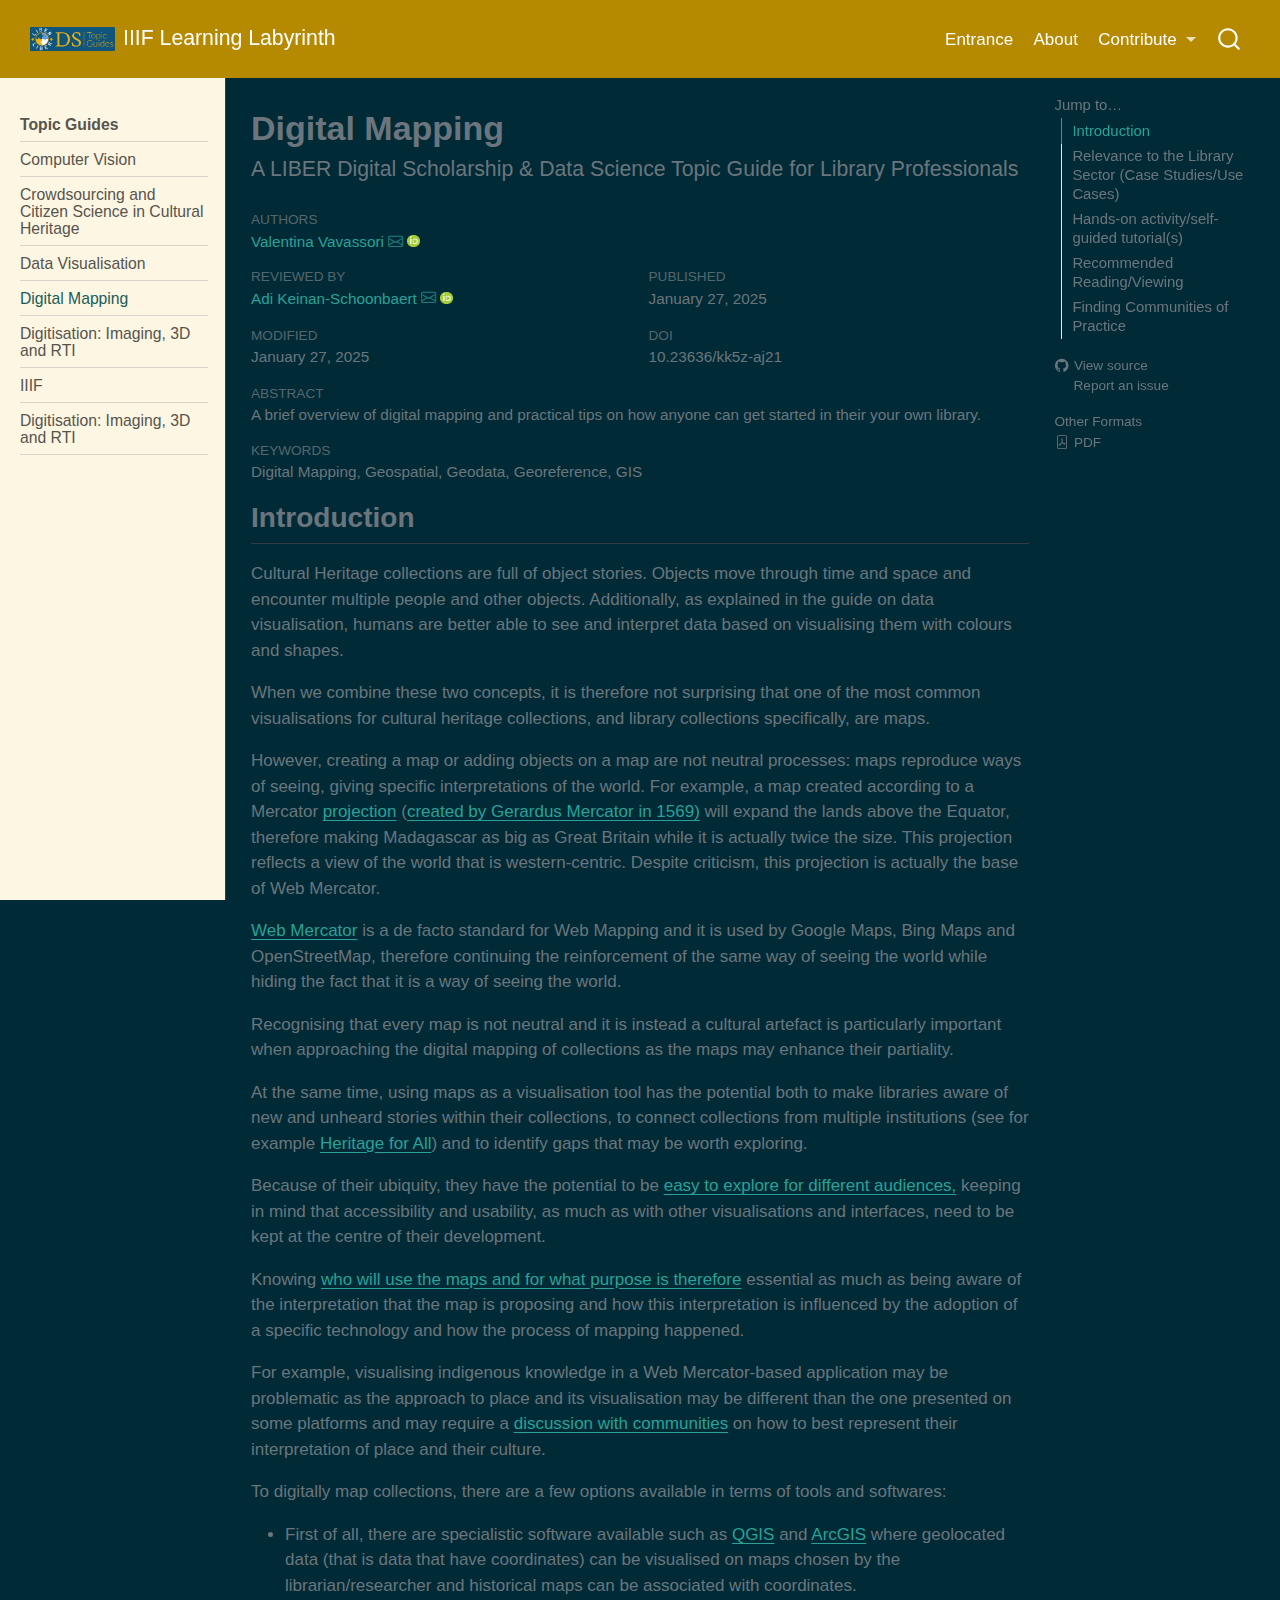
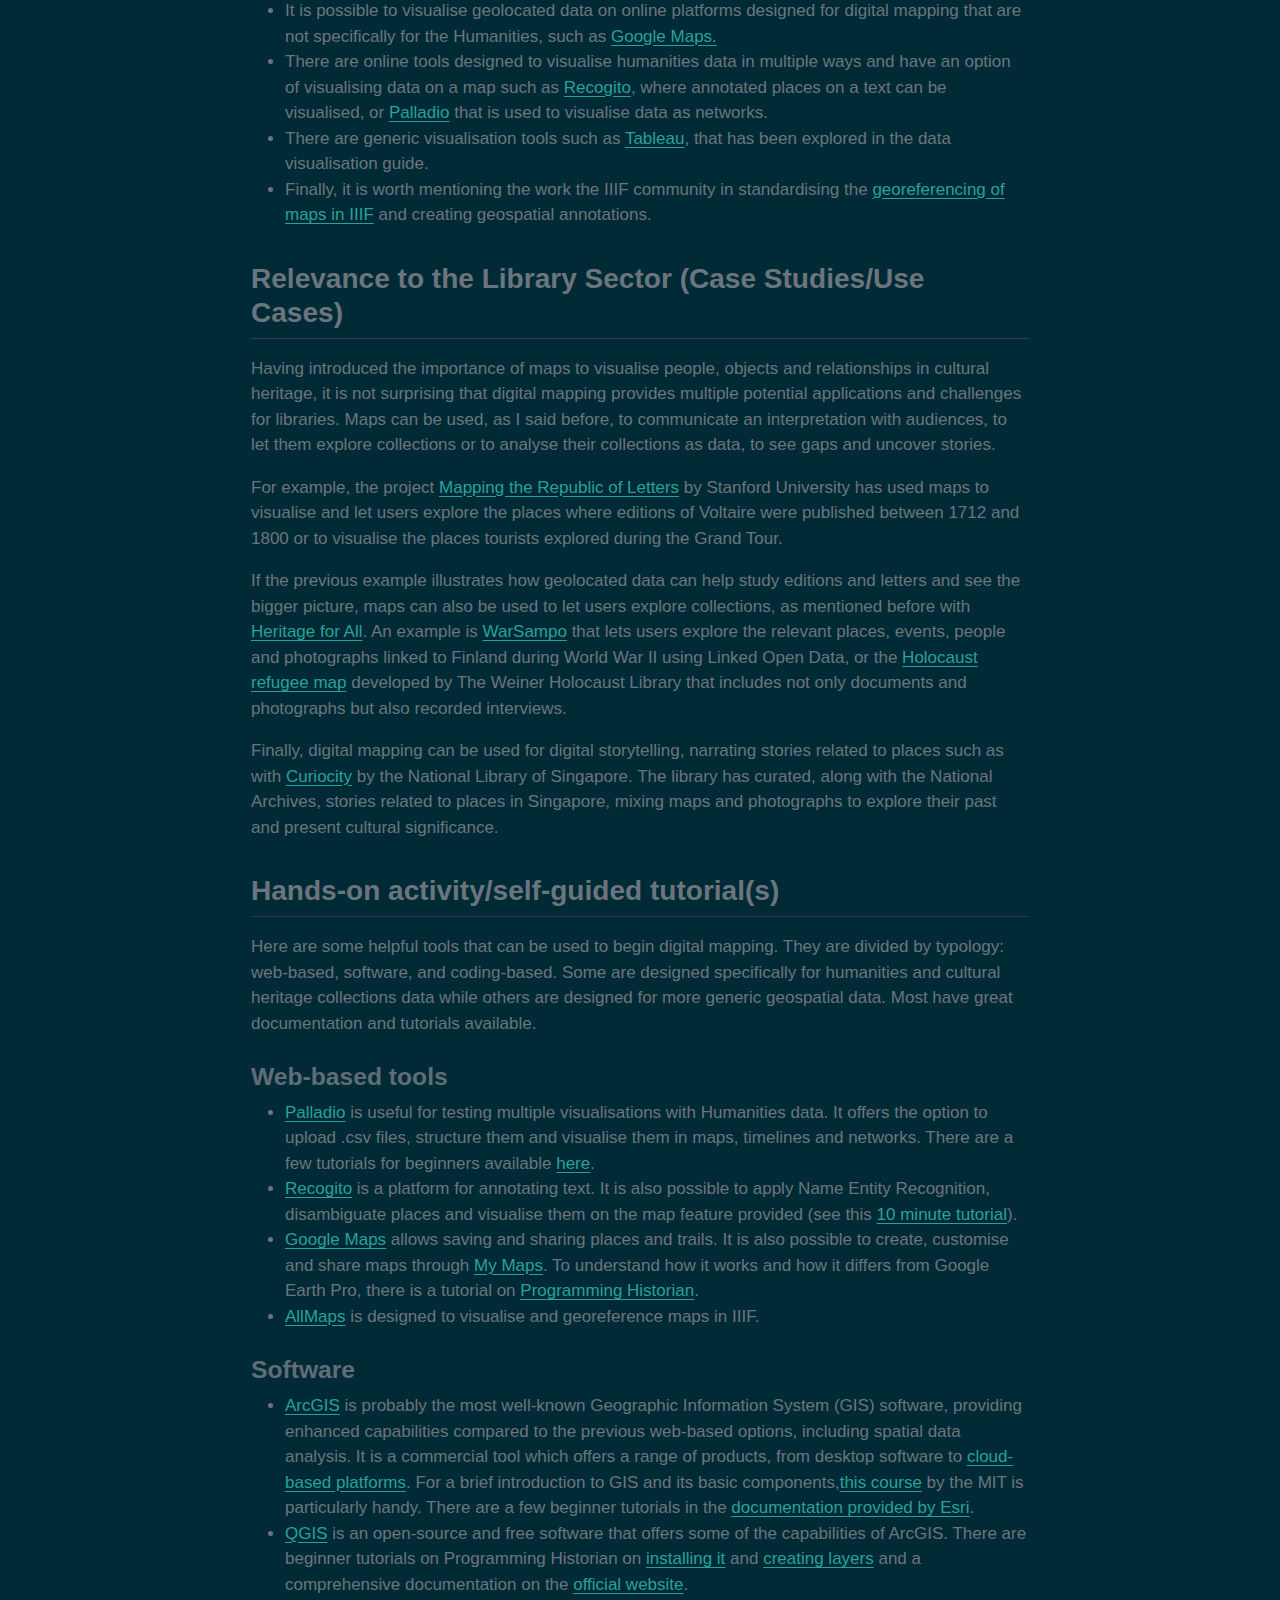
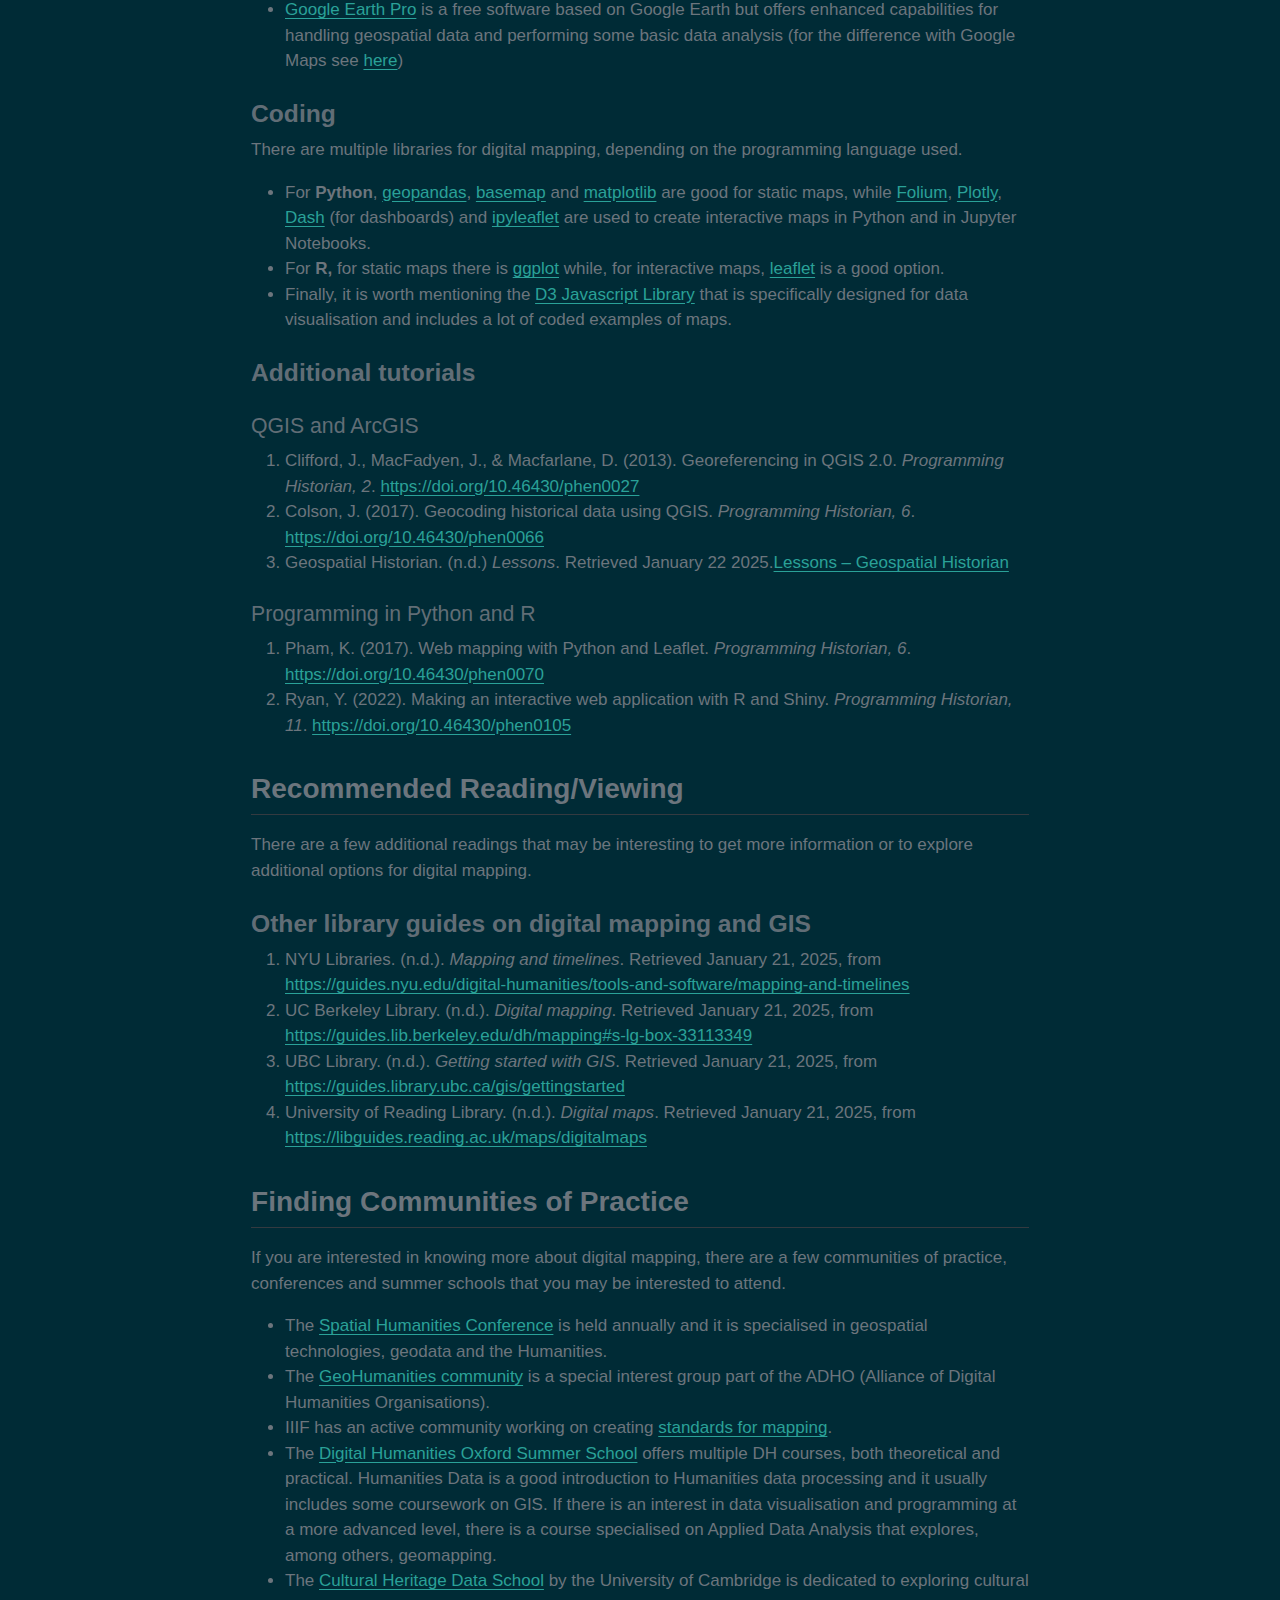
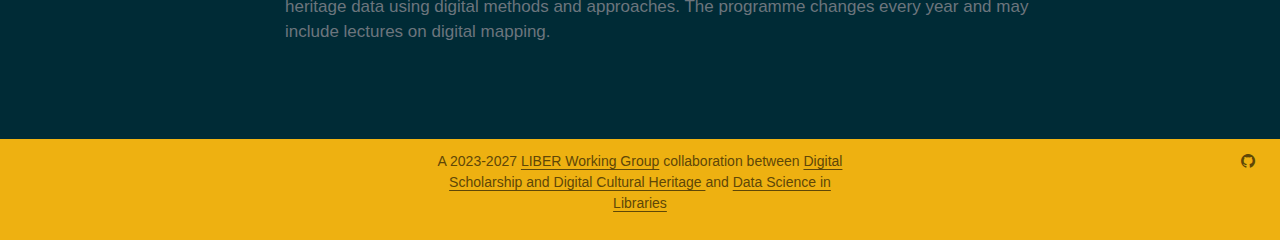
<file: book/docs/04-digitalmapping.html>
<!DOCTYPE html>
<html xmlns="http://www.w3.org/1999/xhtml" lang="en" xml:lang="en"><head>

<meta charset="utf-8">
<meta name="generator" content="quarto-1.8.27">

<meta name="viewport" content="width=device-width, initial-scale=1.0, user-scalable=yes">

<meta name="author" content="Valentina Vavassori">
<meta name="dcterms.date" content="2025-01-27">
<meta name="keywords" content="Digital Mapping, Geospatial, Geodata, Georeference, GIS">

<title>Digital Mapping – IIIF Learning Labyrinth</title>
<style>
code{white-space: pre-wrap;}
span.smallcaps{font-variant: small-caps;}
div.columns{display: flex; gap: min(4vw, 1.5em);}
div.column{flex: auto; overflow-x: auto;}
div.hanging-indent{margin-left: 1.5em; text-indent: -1.5em;}
ul.task-list{list-style: none;}
ul.task-list li input[type="checkbox"] {
  width: 0.8em;
  margin: 0 0.8em 0.2em -1em; /* quarto-specific, see https://github.com/quarto-dev/quarto-cli/issues/4556 */ 
  vertical-align: middle;
}
</style>


<script src="site_libs/quarto-nav/quarto-nav.js"></script>
<script src="site_libs/clipboard/clipboard.min.js"></script>
<script src="site_libs/quarto-search/autocomplete.umd.js"></script>
<script src="site_libs/quarto-search/fuse.min.js"></script>
<script src="site_libs/quarto-search/quarto-search.js"></script>
<meta name="quarto:offset" content="./">
<link href="./logo/favicon.ico" rel="icon">
<script src="site_libs/quarto-html/quarto.js" type="module"></script>
<script src="site_libs/quarto-html/tabsets/tabsets.js" type="module"></script>
<script src="site_libs/quarto-html/axe/axe-check.js" type="module"></script>
<script src="site_libs/quarto-html/popper.min.js"></script>
<script src="site_libs/quarto-html/tippy.umd.min.js"></script>
<script src="site_libs/quarto-html/anchor.min.js"></script>
<link href="site_libs/quarto-html/tippy.css" rel="stylesheet">
<link href="site_libs/quarto-html/quarto-syntax-highlighting-dark-4d9afe2b8d18ee9fa5d0d57b5ed4214d.css" rel="stylesheet" id="quarto-text-highlighting-styles">
<script src="site_libs/bootstrap/bootstrap.min.js"></script>
<link href="site_libs/bootstrap/bootstrap-icons.css" rel="stylesheet">
<link href="site_libs/bootstrap/bootstrap-4ce7fe6c6217ebb72c5aa3abbaf32f2a.min.css" rel="stylesheet" append-hash="true" id="quarto-bootstrap" data-mode="dark">
<script id="quarto-search-options" type="application/json">{
  "location": "navbar",
  "copy-button": false,
  "collapse-after": 3,
  "panel-placement": "end",
  "type": "overlay",
  "limit": 50,
  "keyboard-shortcut": [
    "f",
    "/",
    "s"
  ],
  "show-item-context": false,
  "language": {
    "search-no-results-text": "No results",
    "search-matching-documents-text": "matching documents",
    "search-copy-link-title": "Copy link to search",
    "search-hide-matches-text": "Hide additional matches",
    "search-more-match-text": "more match in this document",
    "search-more-matches-text": "more matches in this document",
    "search-clear-button-title": "Clear",
    "search-text-placeholder": "Search",
    "search-detached-cancel-button-title": "Cancel",
    "search-submit-button-title": "Submit",
    "search-label": "Search"
  }
}</script>


</head>

<body class="nav-sidebar docked nav-fixed quarto-light">

<div id="quarto-search-results"></div>
  <header id="quarto-header" class="headroom fixed-top">
    <nav class="navbar navbar-expand-lg " data-bs-theme="dark">
      <div class="navbar-container container-fluid">
      <div class="navbar-brand-container mx-auto">
    <a href="./index.html" class="navbar-brand navbar-brand-logo">
    <img src="./logo/Liber-DS-logo-long-blue.png" alt="" class="navbar-logo light-content">
    <img src="./logo/Liber-DS-logo-long-blue.png" alt="" class="navbar-logo dark-content">
    </a>
    <a class="navbar-brand" href="./index.html">
    <span class="navbar-title">IIIF Learning Labyrinth</span>
    </a>
  </div>
            <div id="quarto-search" class="" title="Search"></div>
          <button class="navbar-toggler" type="button" data-bs-toggle="collapse" data-bs-target="#navbarCollapse" aria-controls="navbarCollapse" role="menu" aria-expanded="false" aria-label="Toggle navigation" onclick="if (window.quartoToggleHeadroom) { window.quartoToggleHeadroom(); }">
  <span class="navbar-toggler-icon"></span>
</button>
          <div class="collapse navbar-collapse" id="navbarCollapse">
            <ul class="navbar-nav navbar-nav-scroll ms-auto">
  <li class="nav-item">
    <a class="nav-link active" href="./topicguides.html" aria-current="page"> 
<span class="menu-text">Entrance</span></a>
  </li>  
  <li class="nav-item">
    <a class="nav-link" href="./project-overview.html"> 
<span class="menu-text">About</span></a>
  </li>  
  <li class="nav-item dropdown ">
    <a class="nav-link dropdown-toggle" href="#" id="nav-menu-contribute" role="link" data-bs-toggle="dropdown" aria-expanded="false">
 <span class="menu-text">Contribute</span>
    </a>
    <ul class="dropdown-menu dropdown-menu-end" aria-labelledby="nav-menu-contribute">    
        <li>
    <a class="dropdown-item" href="./contributing.html">
 <span class="dropdown-text">Contribute to our Project</span></a>
  </li>  
        <li>
    <a class="dropdown-item" href="./guidelines.html">
 <span class="dropdown-text">Author Guidance &amp; Style Guide</span></a>
  </li>  
        <li>
    <a class="dropdown-item" href="./licensing.html">
 <span class="dropdown-text">Licensing &amp; Re-use</span></a>
  </li>  
    </ul>
  </li>
</ul>
          </div> <!-- /navcollapse -->
            <div class="quarto-navbar-tools">
</div>
      </div> <!-- /container-fluid -->
    </nav>
  <nav class="quarto-secondary-nav">
    <div class="container-fluid d-flex">
      <button type="button" class="quarto-btn-toggle btn" data-bs-toggle="collapse" role="button" data-bs-target=".quarto-sidebar-collapse-item" aria-controls="quarto-sidebar" aria-expanded="false" aria-label="Toggle sidebar navigation" onclick="if (window.quartoToggleHeadroom) { window.quartoToggleHeadroom(); }">
        <i class="bi bi-layout-text-sidebar-reverse"></i>
      </button>
        <nav class="quarto-page-breadcrumbs" aria-label="breadcrumb"><ol class="breadcrumb"><li class="breadcrumb-item"><a href="./04-digitalmapping.html">Digital Mapping</a></li></ol></nav>
        <a class="flex-grow-1" role="navigation" data-bs-toggle="collapse" data-bs-target=".quarto-sidebar-collapse-item" aria-controls="quarto-sidebar" aria-expanded="false" aria-label="Toggle sidebar navigation" onclick="if (window.quartoToggleHeadroom) { window.quartoToggleHeadroom(); }">      
        </a>
    </div>
  </nav>
</header>
<!-- content -->
<div id="quarto-content" class="quarto-container page-columns page-rows-contents page-layout-article page-navbar">
<!-- sidebar -->
  <nav id="quarto-sidebar" class="sidebar collapse collapse-horizontal quarto-sidebar-collapse-item sidebar-navigation docked overflow-auto">
    <div class="sidebar-menu-container"> 
    <ul class="list-unstyled mt-1">
        <li class="sidebar-item">
  <div class="sidebar-item-container"> 
  <a href="./topicguides.html" class="sidebar-item-text sidebar-link">
 <span class="menu-text"><strong>Topic Guides</strong></span></a>
  </div>
</li>
        <li class="px-0"><hr class="sidebar-divider hi "></li>
        <li class="sidebar-item">
  <div class="sidebar-item-container"> 
  <a href="./01-computer-vision.html" class="sidebar-item-text sidebar-link">
 <span class="menu-text">Computer Vision</span></a>
  </div>
</li>
        <li class="px-0"><hr class="sidebar-divider hi "></li>
        <li class="sidebar-item">
  <div class="sidebar-item-container"> 
  <a href="./02-crowdsourcing.html" class="sidebar-item-text sidebar-link">
 <span class="menu-text">Crowdsourcing and Citizen Science in Cultural Heritage</span></a>
  </div>
</li>
        <li class="px-0"><hr class="sidebar-divider hi "></li>
        <li class="sidebar-item">
  <div class="sidebar-item-container"> 
  <a href="./03-dataviz.html" class="sidebar-item-text sidebar-link">
 <span class="menu-text">Data Visualisation</span></a>
  </div>
</li>
        <li class="px-0"><hr class="sidebar-divider hi "></li>
        <li class="sidebar-item">
  <div class="sidebar-item-container"> 
  <a href="./04-digitalmapping.html" class="sidebar-item-text sidebar-link active">
 <span class="menu-text">Digital Mapping</span></a>
  </div>
</li>
        <li class="px-0"><hr class="sidebar-divider hi "></li>
        <li class="sidebar-item">
  <div class="sidebar-item-container"> 
  <a href="./05-digitisation.html" class="sidebar-item-text sidebar-link">
 <span class="menu-text">Digitisation: Imaging, 3D and RTI</span></a>
  </div>
</li>
        <li class="px-0"><hr class="sidebar-divider hi "></li>
        <li class="sidebar-item">
  <div class="sidebar-item-container"> 
  <a href="./06-iiif.html" class="sidebar-item-text sidebar-link">
 <span class="menu-text">IIIF</span></a>
  </div>
</li>
        <li class="px-0"><hr class="sidebar-divider hi "></li>
        <li class="sidebar-item">
  <div class="sidebar-item-container"> 
  <a href="./07-digitisation.html" class="sidebar-item-text sidebar-link">
 <span class="menu-text">Digitisation: Imaging, 3D and RTI</span></a>
  </div>
</li>
        <li class="px-0"><hr class="sidebar-divider hi "></li>
    </ul>
    </div>
</nav>
<div id="quarto-sidebar-glass" class="quarto-sidebar-collapse-item" data-bs-toggle="collapse" data-bs-target=".quarto-sidebar-collapse-item"></div>
<!-- margin-sidebar -->
    <div id="quarto-margin-sidebar" class="sidebar margin-sidebar">
        <nav id="TOC" role="doc-toc" class="toc-active">
    <h2 id="toc-title">Jump to…</h2>
   
  <ul class="collapse">
  <li><a href="#introduction" id="toc-introduction" class="nav-link active" data-scroll-target="#introduction">Introduction</a></li>
  <li><a href="#relevance-to-the-library-sector-case-studiesuse-cases" id="toc-relevance-to-the-library-sector-case-studiesuse-cases" class="nav-link" data-scroll-target="#relevance-to-the-library-sector-case-studiesuse-cases">Relevance to the Library Sector (Case Studies/Use Cases)</a></li>
  <li><a href="#hands-on-activityself-guided-tutorials" id="toc-hands-on-activityself-guided-tutorials" class="nav-link" data-scroll-target="#hands-on-activityself-guided-tutorials">Hands-on activity/self-guided tutorial(s)</a></li>
  <li><a href="#recommended-readingviewing" id="toc-recommended-readingviewing" class="nav-link" data-scroll-target="#recommended-readingviewing">Recommended Reading/Viewing</a></li>
  <li><a href="#finding-communities-of-practice" id="toc-finding-communities-of-practice" class="nav-link" data-scroll-target="#finding-communities-of-practice">Finding Communities of Practice</a></li>
  </ul>
<div class="toc-actions"><ul class="collapse"><li><a href="https://github.com/IrisBox/IIIF-Learning-Labyrinth/blob/main/book/04-digitalmapping.qmd" class="toc-action"><i class="bi bi-github"></i>View source</a></li><li><a href="https://github.com/IrisBox/IIIF-Learning-Labyrinth/issues/new" class="toc-action"><i class="bi empty"></i>Report an issue</a></li></ul></div><div class="quarto-alternate-formats"><h2>Other Formats</h2><ul><li><a href="04-digitalmapping.pdf"><i class="bi bi-file-pdf"></i>PDF</a></li></ul></div></nav>
    </div>
<!-- main -->
<main class="content" id="quarto-document-content">

<header id="title-block-header" class="quarto-title-block default">
  <div class="quarto-title">
        <h1 class="title">Digital Mapping</h1>
            <p class="subtitle lead">A LIBER Digital Scholarship &amp; Data Science Topic Guide for Library Professionals</p>
          </div>
    <div class="quarto-title-meta">

        <div class="quarto-title-meta-author" style="display: block; width: 100%; margin-left: 0; padding-left: 0; box-sizing: border-box; grid-column: 1 / -1; justify-self: start; text-align: left;">
            <div class="quarto-title-meta-heading">Authors</div>
            <div class="quarto-title-meta-contents">
                  <a href="https://libereurope.eu/member/valentina-vavassori/">Valentina Vavassori</a> <a href="mailto:digitalresearch@bl.uk" class="quarto-title-author-email"><i class="bi bi-envelope"></i></a> <a href="https://orcid.org/0000-0003-1130-642X" class="quarto-title-author-orcid"> <img src="[data-uri]"></a>       </div>
    </div>
         <div class="quarto-title-meta-reviewed-by">
      <div class="quarto-title-meta-heading">Reviewed By</div>
      <div class="quarto-title-meta-contents">
         <a href="https://libereurope.eu/member/adi-keinan-schoonbaert/">Adi Keinan-Schoonbaert</a> <a href="mailto:digitalresearch@bl.uk" class="quarto-title-author-email"><i class="bi bi-envelope"></i></a> <a href="https://orcid.org/0000-0002-4382-3328" class="quarto-title-author-orcid"> <img src="[data-uri]"></a>
        
      </div>
    </div>
    
        <div class="quarto-title-meta-date">
      <div class="quarto-title-meta-heading">Published</div>
      <div class="quarto-title-meta-contents">
        <p class="date">January 27, 2025</p>
      </div>
    </div>
            <div class="quarto-title-meta-modified-date">
      <div class="quarto-title-meta-heading">Modified</div>
      <div class="quarto-title-meta-contents">
        <p class="date-modified">January 27, 2025</p>
      </div>
    </div>
            <div class="quarto-title-meta-doi">
      <div class="quarto-title-meta-heading">DOI</div>
      <div class="quarto-title-meta-contents">
        <p class="doi">10.23636/kk5z-aj21</p>
      </div>
    </div>
      </div>
    <div class="abstract">
    <div class="quarto-title-meta-heading">Abstract</div>
    <div class="quarto-title-meta-contents">
      <p>A brief overview of digital mapping and practical tips on how anyone can get started in their your own library.</p>
    </div>
  </div>
      <div class="quarto-title-meta-keywords">
    <div class="quarto-title-meta-heading">Keywords</div>
    <div class="quarto-title-meta-contents">
      <div class="text-keywords">
        <p>Digital Mapping, Geospatial, Geodata, Georeference, GIS</p>
      </div>
    </div>
  </div>
    </header>


<section id="introduction" class="level2">
<h2 class="anchored" data-anchor-id="introduction">Introduction</h2>
<p>Cultural Heritage collections are full of object stories. Objects move through time and space and encounter multiple people and other objects. Additionally, as explained in the guide on data visualisation, humans are better able to see and interpret data based on visualising them with colours and shapes.</p>
<p>When we combine these two concepts, it is therefore not surprising that one of the most common visualisations for cultural heritage collections, and library collections specifically, are maps.</p>
<p>However, creating a map or adding objects on a map are not neutral processes: maps reproduce ways of seeing, giving specific interpretations of the world. For example, a map created according to a Mercator <a href="https://desktop.arcgis.com/en/arcmap/latest/map/projections/about-map-projections.htm">projection</a> (<a href="https://en.wikipedia.org/wiki/Mercator_projection">created by Gerardus Mercator in 1569)</a> will expand the lands above the Equator, therefore making Madagascar as big as Great Britain while it is actually twice the size. This projection reflects a view of the world that is western-centric. Despite criticism, this projection is actually the base of Web Mercator.</p>
<p><a href="https://en.wikipedia.org/wiki/Web_Mercator_projection">Web Mercator</a> is a de facto standard for Web Mapping and it is used by Google Maps, Bing Maps and OpenStreetMap, therefore continuing the reinforcement of the same way of seeing the world while hiding the fact that it is a way of seeing the world.</p>
<p>Recognising that every map is not neutral and it is instead a cultural artefact is particularly important when approaching the digital mapping of collections as the maps may enhance their partiality.</p>
<p>At the same time, using maps as a visualisation tool has the potential both to make libraries aware of new and unheard stories within their collections, to connect collections from multiple institutions (see for example <a href="https://britishlibrary.github.io/locating-a-national-collection/Heritage_for_All.html">Heritage for All</a>) and to identify gaps that may be worth exploring.</p>
<p>Because of their ubiquity, they have the potential to be <a href="https://bl.iro.bl.uk/concern/reports/877f3e85-93bf-4e27-bdfa-9a8bb91033d5">easy to explore for different audiences,</a> keeping in mind that accessibility and usability, as much as with other visualisations and interfaces, need to be kept at the centre of their development.</p>
<p>Knowing <a href="https://bl.iro.bl.uk/concern/reports/877f3e85-93bf-4e27-bdfa-9a8bb91033d5">who will use the maps and for what purpose is therefore</a> essential as much as being aware of the interpretation that the map is proposing and how this interpretation is influenced by the adoption of a specific technology and how the process of mapping happened.</p>
<p>For example, visualising indigenous knowledge in a Web Mercator-based application may be problematic as the approach to place and its visualisation may be different than the one presented on some platforms and may require a <a href="https://notanatlas.org/maps/indigenous-cartography-in-acre/">discussion with communities</a> on how to best represent their interpretation of place and their culture.</p>
<p>To digitally map collections, there are a few options available in terms of tools and softwares:</p>
<ul>
<li>First of all, there are specialistic software available such as <a href="https://qgis.org/">QGIS</a> and <a href="https://www.arcgis.com/index.html">ArcGIS</a> where geolocated data (that is data that have coordinates) can be visualised on maps chosen by the librarian/researcher and historical maps can be associated with coordinates.</li>
<li>It is possible to visualise geolocated data on online platforms designed for digital mapping that are not specifically for the Humanities, such as <a href="https://www.google.co.uk/maps">Google Maps.</a></li>
<li>There are online tools designed to visualise humanities data in multiple ways and have an option of visualising data on a map such as <a href="https://recogito.pelagios.org/">Recogito</a>, where annotated places on a text can be visualised, or <a href="https://hdlab.stanford.edu/palladio/">Palladio</a> that is used to visualise data as networks.</li>
<li>There are generic visualisation tools such as <a href="https://www.tableau.com/">Tableau</a>, that has been explored in the data visualisation guide.</li>
<li>Finally, it is worth mentioning the work the IIIF community in standardising the <a href="https://allmaps.org/">georeferencing of maps in IIIF</a> and creating geospatial annotations.</li>
</ul>
</section>
<section id="relevance-to-the-library-sector-case-studiesuse-cases" class="level2">
<h2 class="anchored" data-anchor-id="relevance-to-the-library-sector-case-studiesuse-cases">Relevance to the Library Sector (Case Studies/Use Cases)</h2>
<p>Having introduced the importance of maps to visualise people, objects and relationships in cultural heritage, it is not surprising that digital mapping provides multiple potential applications and challenges for libraries. Maps can be used, as I said before, to communicate an interpretation with audiences, to let them explore collections or to analyse their collections as data, to see gaps and uncover stories.</p>
<p>For example, the project <a href="http://republicofletters.stanford.edu/casestudies/voltairepub.html">Mapping the Republic of Letters</a> by Stanford University has used maps to visualise and let users explore the places where editions of Voltaire were published between 1712 and 1800 or to visualise the places tourists explored during the Grand Tour.</p>
<p>If the previous example illustrates how geolocated data can help study editions and letters and see the bigger picture, maps can also be used to let users explore collections, as mentioned before with <a href="https://britishlibrary.github.io/locating-a-national-collection/Heritage_for_All.html">Heritage for All</a>. An example is <a href="https://www.sotasampo.fi/en/places/">WarSampo</a> that lets users explore the relevant places, events, people and photographs linked to Finland during World War II using Linked Open Data, or the <a href="https://humap.me/case-studies/the-wiener-holocaust-library/">Holocaust refugee map</a> developed by The Weiner Holocaust Library that includes not only documents and photographs but also recorded interviews.</p>
<p>Finally, digital mapping can be used for digital storytelling, narrating stories related to places such as with <a href="https://curiocity.nlb.gov.sg/">Curiocity</a> by the National Library of Singapore. The library has curated, along with the National Archives, stories related to places in Singapore, mixing maps and photographs to explore their past and present cultural significance.</p>
</section>
<section id="hands-on-activityself-guided-tutorials" class="level2">
<h2 class="anchored" data-anchor-id="hands-on-activityself-guided-tutorials">Hands-on activity/self-guided tutorial(s)</h2>
<p>Here are some helpful tools that can be used to begin digital mapping. They are divided by typology: web-based, software, and coding-based. Some are designed specifically for humanities and cultural heritage collections data while others are designed for more generic geospatial data. Most have great documentation and tutorials available.</p>
<section id="web-based-tools" class="level3">
<h3 class="anchored" data-anchor-id="web-based-tools">Web-based tools</h3>
<ul>
<li><a href="https://hdlab.stanford.edu/palladio/">Palladio</a> is useful for testing multiple visualisations with Humanities data. It offers the option to upload .csv files, structure them and visualise them in maps, timelines and networks. There are a few tutorials for beginners available <a href="https://hdlab.stanford.edu/palladio/help/">here</a>.</li>
<li><a href="https://recogito.pelagios.org/">Recogito</a> is a platform for annotating text. It is also possible to apply Name Entity Recognition, disambiguate places and visualise them on the map feature provided (see this <a href="https://recogito.pelagios.org/help/tutorial">10 minute tutorial</a>).</li>
<li><a href="https://www.google.co.uk/maps">Google Maps</a> allows saving and sharing places and trails. It is also possible to create, customise and share maps through <a href="https://www.google.com/mymaps">My Maps</a>. To understand how it works and how it differs from Google Earth Pro, there is a tutorial on <a href="https://doi.org/10.46430/phen0028">Programming Historian</a>.</li>
<li><a href="https://allmaps.org/">AllMaps</a> is designed to visualise and georeference maps in IIIF.</li>
</ul>
</section>
<section id="software" class="level3">
<h3 class="anchored" data-anchor-id="software">Software</h3>
<ul>
<li><a href="https://www.arcgis.com/index.html">ArcGIS</a> is probably the most well-known Geographic Information System (GIS) software, providing enhanced capabilities compared to the previous web-based options, including spatial data analysis. It is a commercial tool which offers a range of products, from desktop software to <a href="https://www.esriuk.com/en-gb/arcgis/products/arcgis-online/overview">cloud-based platforms</a>. For a brief introduction to GIS and its basic components,<a href="https://ocw.mit.edu/courses/res-str-001-geographic-information-system-gis-tutorial-january-iap-2022/pages/gis-level-1/">this course</a> by the MIT is particularly handy. There are a few beginner tutorials in the <a href="https://desktop.arcgis.com/en/arcmap/latest/get-started/main/get-started-with-arcmap.htm">documentation provided by Esri</a>.</li>
<li><a href="https://qgis.org/">QGIS</a> is an open-source and free software that offers some of the capabilities of ArcGIS. There are beginner tutorials on Programming Historian on <a href="https://doi.org/10.46430/phen0031">installing it</a> and <a href="https://doi.org/10.46430/phen0034">creating layers</a> and a comprehensive documentation on the <a href="https://docs.qgis.org/3.34/en/docs/training_manual/index.html">official website</a>.</li>
<li><a href="https://www.google.co.uk/intl/en_uk/earth/about/versions/">Google Earth Pro</a> is a free software based on Google Earth but offers enhanced capabilities for handling geospatial data and performing some basic data analysis (for the difference with Google Maps see <a href="https://doi.org/10.46430/phen0028">here</a>)</li>
</ul>
</section>
<section id="coding" class="level3">
<h3 class="anchored" data-anchor-id="coding">Coding</h3>
<p>There are multiple libraries for digital mapping, depending on the programming language used.</p>
<ul>
<li>For <strong>Python</strong>, <a href="https://geopandas.org/en/stable/index.html">geopandas</a>, <a href="https://matplotlib.org/basemap/stable/">basemap</a> and <a href="https://matplotlib.org/">matplotlib</a> are good for static maps, while <a href="https://python-visualization.github.io/folium/latest/">Folium</a>, <a href="https://plotly.com/python/">Plotly</a>, <a href="https://dash.plotly.com/">Dash</a> (for dashboards) and <a href="https://ipyleaflet.readthedocs.io/en/latest/">ipyleaflet</a> are used to create interactive maps in Python and in Jupyter Notebooks.</li>
<li>For <strong>R,</strong> for static maps there is <a href="https://ggplot2.tidyverse.org/">ggplot</a> while, for interactive maps, <a href="https://rstudio.github.io/leaflet/">leaflet</a> is a good option.</li>
<li>Finally, it is worth mentioning the <a href="https://d3js.org/">D3 Javascript Library</a> that is specifically designed for data visualisation and includes a lot of coded examples of maps.</li>
</ul>
</section>
<section id="additional-tutorials" class="level3">
<h3 class="anchored" data-anchor-id="additional-tutorials">Additional tutorials</h3>
<section id="qgis-and-arcgis" class="level4">
<h4 class="anchored" data-anchor-id="qgis-and-arcgis">QGIS and ArcGIS</h4>
<ol type="1">
<li>Clifford, J., MacFadyen, J., &amp; Macfarlane, D. (2013). Georeferencing in QGIS 2.0. <em>Programming Historian, 2</em>. <a href="https://doi.org/10.46430/phen0027" class="uri">https://doi.org/10.46430/phen0027</a></li>
<li>Colson, J. (2017). Geocoding historical data using QGIS. <em>Programming Historian, 6</em>. <a href="https://doi.org/10.46430/phen0066" class="uri">https://doi.org/10.46430/phen0066</a></li>
<li>Geospatial Historian. (n.d.) <em>Lessons</em>. Retrieved January 22 2025.<a href="https://geospatialhistorian.wordpress.com/lessons/">Lessons – Geospatial Historian</a></li>
</ol>
</section>
<section id="programming-in-python-and-r" class="level4">
<h4 class="anchored" data-anchor-id="programming-in-python-and-r">Programming in Python and R</h4>
<ol type="1">
<li>Pham, K. (2017). Web mapping with Python and Leaflet. <em>Programming Historian, 6</em>. <a href="https://doi.org/10.46430/phen0070" class="uri">https://doi.org/10.46430/phen0070</a></li>
<li>Ryan, Y. (2022). Making an interactive web application with R and Shiny. <em>Programming Historian, 11</em>. <a href="https://doi.org/10.46430/phen0105" class="uri">https://doi.org/10.46430/phen0105</a></li>
</ol>
</section>
</section>
</section>
<section id="recommended-readingviewing" class="level2">
<h2 class="anchored" data-anchor-id="recommended-readingviewing">Recommended Reading/Viewing</h2>
<p>There are a few additional readings that may be interesting to get more information or to explore additional options for digital mapping.</p>
<section id="other-library-guides-on-digital-mapping-and-gis" class="level3">
<h3 class="anchored" data-anchor-id="other-library-guides-on-digital-mapping-and-gis">Other library guides on digital mapping and GIS</h3>
<ol type="1">
<li>NYU Libraries. (n.d.). <em>Mapping and timelines</em>. Retrieved January 21, 2025, from <a href="https://guides.nyu.edu/digital-humanities/tools-and-software/mapping-and-timelines" class="uri">https://guides.nyu.edu/digital-humanities/tools-and-software/mapping-and-timelines</a></li>
<li>UC Berkeley Library. (n.d.). <em>Digital mapping</em>. Retrieved January 21, 2025, from <a href="https://guides.lib.berkeley.edu/dh/mapping#s-lg-box-33113349" class="uri">https://guides.lib.berkeley.edu/dh/mapping#s-lg-box-33113349</a></li>
<li>UBC Library. (n.d.). <em>Getting started with GIS</em>. Retrieved January 21, 2025, from <a href="https://guides.library.ubc.ca/gis/gettingstarted" class="uri">https://guides.library.ubc.ca/gis/gettingstarted</a></li>
<li>University of Reading Library. (n.d.). <em>Digital maps</em>. Retrieved January 21, 2025, from <a href="https://libguides.reading.ac.uk/maps/digitalmaps" class="uri">https://libguides.reading.ac.uk/maps/digitalmaps</a></li>
</ol>
</section>
</section>
<section id="finding-communities-of-practice" class="level2">
<h2 class="anchored" data-anchor-id="finding-communities-of-practice">Finding Communities of Practice</h2>
<p>If you are interested in knowing more about digital mapping, there are a few communities of practice, conferences and summer schools that you may be interested to attend.</p>
<ul>
<li>The <a href="https://spathum.uni-bamberg.de/">Spatial Humanities Conference</a> is held annually and it is specialised in geospatial technologies, geodata and the Humanities.</li>
<li>The <a href="https://geohumanities.org/?page_id=2">GeoHumanities community</a> is a special interest group part of the ADHO (Alliance of Digital Humanities Organisations).</li>
<li>IIIF has an active community working on creating <a href="https://iiif.io/community/groups/maps/">standards for mapping</a>.</li>
<li>The <a href="https://digitalscholarship.web.ox.ac.uk/digital-humanities-oxford-summer-school">Digital Humanities Oxford Summer School</a> offers multiple DH courses, both theoretical and practical. Humanities Data is a good introduction to Humanities data processing and it usually includes some coursework on GIS. If there is an interest in data visualisation and programming at a more advanced level, there is a course specialised on Applied Data Analysis that explores, among others, geomapping.</li>
<li>The <a href="https://www.cdh.cam.ac.uk/dataschools/">Cultural Heritage Data School</a> by the University of Cambridge is dedicated to exploring cultural heritage data using digital methods and approaches. The programme changes every year and may include lectures on digital mapping.</li>
</ul>


</section>

</main> <!-- /main -->
<script id="quarto-html-after-body" type="application/javascript">
  window.document.addEventListener("DOMContentLoaded", function (event) {
    const icon = "";
    const anchorJS = new window.AnchorJS();
    anchorJS.options = {
      placement: 'right',
      icon: icon
    };
    anchorJS.add('.anchored');
    const isCodeAnnotation = (el) => {
      for (const clz of el.classList) {
        if (clz.startsWith('code-annotation-')) {                     
          return true;
        }
      }
      return false;
    }
    const onCopySuccess = function(e) {
      // button target
      const button = e.trigger;
      // don't keep focus
      button.blur();
      // flash "checked"
      button.classList.add('code-copy-button-checked');
      var currentTitle = button.getAttribute("title");
      button.setAttribute("title", "Copied!");
      let tooltip;
      if (window.bootstrap) {
        button.setAttribute("data-bs-toggle", "tooltip");
        button.setAttribute("data-bs-placement", "left");
        button.setAttribute("data-bs-title", "Copied!");
        tooltip = new bootstrap.Tooltip(button, 
          { trigger: "manual", 
            customClass: "code-copy-button-tooltip",
            offset: [0, -8]});
        tooltip.show();    
      }
      setTimeout(function() {
        if (tooltip) {
          tooltip.hide();
          button.removeAttribute("data-bs-title");
          button.removeAttribute("data-bs-toggle");
          button.removeAttribute("data-bs-placement");
        }
        button.setAttribute("title", currentTitle);
        button.classList.remove('code-copy-button-checked');
      }, 1000);
      // clear code selection
      e.clearSelection();
    }
    const getTextToCopy = function(trigger) {
      const outerScaffold = trigger.parentElement.cloneNode(true);
      const codeEl = outerScaffold.querySelector('code');
      for (const childEl of codeEl.children) {
        if (isCodeAnnotation(childEl)) {
          childEl.remove();
        }
      }
      return codeEl.innerText;
    }
    const clipboard = new window.ClipboardJS('.code-copy-button:not([data-in-quarto-modal])', {
      text: getTextToCopy
    });
    clipboard.on('success', onCopySuccess);
    if (window.document.getElementById('quarto-embedded-source-code-modal')) {
      const clipboardModal = new window.ClipboardJS('.code-copy-button[data-in-quarto-modal]', {
        text: getTextToCopy,
        container: window.document.getElementById('quarto-embedded-source-code-modal')
      });
      clipboardModal.on('success', onCopySuccess);
    }
      var localhostRegex = new RegExp(/^(?:http|https):\/\/localhost\:?[0-9]*\//);
      var mailtoRegex = new RegExp(/^mailto:/);
        var filterRegex = new RegExp('/' + window.location.host + '/');
      var isInternal = (href) => {
          return filterRegex.test(href) || localhostRegex.test(href) || mailtoRegex.test(href);
      }
      // Inspect non-navigation links and adorn them if external
     var links = window.document.querySelectorAll('a[href]:not(.nav-link):not(.navbar-brand):not(.toc-action):not(.sidebar-link):not(.sidebar-item-toggle):not(.pagination-link):not(.no-external):not([aria-hidden]):not(.dropdown-item):not(.quarto-navigation-tool):not(.about-link)');
      for (var i=0; i<links.length; i++) {
        const link = links[i];
        if (!isInternal(link.href)) {
          // undo the damage that might have been done by quarto-nav.js in the case of
          // links that we want to consider external
          if (link.dataset.originalHref !== undefined) {
            link.href = link.dataset.originalHref;
          }
        }
      }
    function tippyHover(el, contentFn, onTriggerFn, onUntriggerFn) {
      const config = {
        allowHTML: true,
        maxWidth: 500,
        delay: 100,
        arrow: false,
        appendTo: function(el) {
            return el.parentElement;
        },
        interactive: true,
        interactiveBorder: 10,
        theme: 'quarto',
        placement: 'bottom-start',
      };
      if (contentFn) {
        config.content = contentFn;
      }
      if (onTriggerFn) {
        config.onTrigger = onTriggerFn;
      }
      if (onUntriggerFn) {
        config.onUntrigger = onUntriggerFn;
      }
      window.tippy(el, config); 
    }
    const noterefs = window.document.querySelectorAll('a[role="doc-noteref"]');
    for (var i=0; i<noterefs.length; i++) {
      const ref = noterefs[i];
      tippyHover(ref, function() {
        // use id or data attribute instead here
        let href = ref.getAttribute('data-footnote-href') || ref.getAttribute('href');
        try { href = new URL(href).hash; } catch {}
        const id = href.replace(/^#\/?/, "");
        const note = window.document.getElementById(id);
        if (note) {
          return note.innerHTML;
        } else {
          return "";
        }
      });
    }
    const xrefs = window.document.querySelectorAll('a.quarto-xref');
    const processXRef = (id, note) => {
      // Strip column container classes
      const stripColumnClz = (el) => {
        el.classList.remove("page-full", "page-columns");
        if (el.children) {
          for (const child of el.children) {
            stripColumnClz(child);
          }
        }
      }
      stripColumnClz(note)
      if (id === null || id.startsWith('sec-')) {
        // Special case sections, only their first couple elements
        const container = document.createElement("div");
        if (note.children && note.children.length > 2) {
          container.appendChild(note.children[0].cloneNode(true));
          for (let i = 1; i < note.children.length; i++) {
            const child = note.children[i];
            if (child.tagName === "P" && child.innerText === "") {
              continue;
            } else {
              container.appendChild(child.cloneNode(true));
              break;
            }
          }
          if (window.Quarto?.typesetMath) {
            window.Quarto.typesetMath(container);
          }
          return container.innerHTML
        } else {
          if (window.Quarto?.typesetMath) {
            window.Quarto.typesetMath(note);
          }
          return note.innerHTML;
        }
      } else {
        // Remove any anchor links if they are present
        const anchorLink = note.querySelector('a.anchorjs-link');
        if (anchorLink) {
          anchorLink.remove();
        }
        if (window.Quarto?.typesetMath) {
          window.Quarto.typesetMath(note);
        }
        if (note.classList.contains("callout")) {
          return note.outerHTML;
        } else {
          return note.innerHTML;
        }
      }
    }
    for (var i=0; i<xrefs.length; i++) {
      const xref = xrefs[i];
      tippyHover(xref, undefined, function(instance) {
        instance.disable();
        let url = xref.getAttribute('href');
        let hash = undefined; 
        if (url.startsWith('#')) {
          hash = url;
        } else {
          try { hash = new URL(url).hash; } catch {}
        }
        if (hash) {
          const id = hash.replace(/^#\/?/, "");
          const note = window.document.getElementById(id);
          if (note !== null) {
            try {
              const html = processXRef(id, note.cloneNode(true));
              instance.setContent(html);
            } finally {
              instance.enable();
              instance.show();
            }
          } else {
            // See if we can fetch this
            fetch(url.split('#')[0])
            .then(res => res.text())
            .then(html => {
              const parser = new DOMParser();
              const htmlDoc = parser.parseFromString(html, "text/html");
              const note = htmlDoc.getElementById(id);
              if (note !== null) {
                const html = processXRef(id, note);
                instance.setContent(html);
              } 
            }).finally(() => {
              instance.enable();
              instance.show();
            });
          }
        } else {
          // See if we can fetch a full url (with no hash to target)
          // This is a special case and we should probably do some content thinning / targeting
          fetch(url)
          .then(res => res.text())
          .then(html => {
            const parser = new DOMParser();
            const htmlDoc = parser.parseFromString(html, "text/html");
            const note = htmlDoc.querySelector('main.content');
            if (note !== null) {
              // This should only happen for chapter cross references
              // (since there is no id in the URL)
              // remove the first header
              if (note.children.length > 0 && note.children[0].tagName === "HEADER") {
                note.children[0].remove();
              }
              const html = processXRef(null, note);
              instance.setContent(html);
            } 
          }).finally(() => {
            instance.enable();
            instance.show();
          });
        }
      }, function(instance) {
      });
    }
        let selectedAnnoteEl;
        const selectorForAnnotation = ( cell, annotation) => {
          let cellAttr = 'data-code-cell="' + cell + '"';
          let lineAttr = 'data-code-annotation="' +  annotation + '"';
          const selector = 'span[' + cellAttr + '][' + lineAttr + ']';
          return selector;
        }
        const selectCodeLines = (annoteEl) => {
          const doc = window.document;
          const targetCell = annoteEl.getAttribute("data-target-cell");
          const targetAnnotation = annoteEl.getAttribute("data-target-annotation");
          const annoteSpan = window.document.querySelector(selectorForAnnotation(targetCell, targetAnnotation));
          const lines = annoteSpan.getAttribute("data-code-lines").split(",");
          const lineIds = lines.map((line) => {
            return targetCell + "-" + line;
          })
          let top = null;
          let height = null;
          let parent = null;
          if (lineIds.length > 0) {
              //compute the position of the single el (top and bottom and make a div)
              const el = window.document.getElementById(lineIds[0]);
              top = el.offsetTop;
              height = el.offsetHeight;
              parent = el.parentElement.parentElement;
            if (lineIds.length > 1) {
              const lastEl = window.document.getElementById(lineIds[lineIds.length - 1]);
              const bottom = lastEl.offsetTop + lastEl.offsetHeight;
              height = bottom - top;
            }
            if (top !== null && height !== null && parent !== null) {
              // cook up a div (if necessary) and position it 
              let div = window.document.getElementById("code-annotation-line-highlight");
              if (div === null) {
                div = window.document.createElement("div");
                div.setAttribute("id", "code-annotation-line-highlight");
                div.style.position = 'absolute';
                parent.appendChild(div);
              }
              div.style.top = top - 2 + "px";
              div.style.height = height + 4 + "px";
              div.style.left = 0;
              let gutterDiv = window.document.getElementById("code-annotation-line-highlight-gutter");
              if (gutterDiv === null) {
                gutterDiv = window.document.createElement("div");
                gutterDiv.setAttribute("id", "code-annotation-line-highlight-gutter");
                gutterDiv.style.position = 'absolute';
                const codeCell = window.document.getElementById(targetCell);
                const gutter = codeCell.querySelector('.code-annotation-gutter');
                gutter.appendChild(gutterDiv);
              }
              gutterDiv.style.top = top - 2 + "px";
              gutterDiv.style.height = height + 4 + "px";
            }
            selectedAnnoteEl = annoteEl;
          }
        };
        const unselectCodeLines = () => {
          const elementsIds = ["code-annotation-line-highlight", "code-annotation-line-highlight-gutter"];
          elementsIds.forEach((elId) => {
            const div = window.document.getElementById(elId);
            if (div) {
              div.remove();
            }
          });
          selectedAnnoteEl = undefined;
        };
          // Handle positioning of the toggle
      window.addEventListener(
        "resize",
        throttle(() => {
          elRect = undefined;
          if (selectedAnnoteEl) {
            selectCodeLines(selectedAnnoteEl);
          }
        }, 10)
      );
      function throttle(fn, ms) {
      let throttle = false;
      let timer;
        return (...args) => {
          if(!throttle) { // first call gets through
              fn.apply(this, args);
              throttle = true;
          } else { // all the others get throttled
              if(timer) clearTimeout(timer); // cancel #2
              timer = setTimeout(() => {
                fn.apply(this, args);
                timer = throttle = false;
              }, ms);
          }
        };
      }
        // Attach click handler to the DT
        const annoteDls = window.document.querySelectorAll('dt[data-target-cell]');
        for (const annoteDlNode of annoteDls) {
          annoteDlNode.addEventListener('click', (event) => {
            const clickedEl = event.target;
            if (clickedEl !== selectedAnnoteEl) {
              unselectCodeLines();
              const activeEl = window.document.querySelector('dt[data-target-cell].code-annotation-active');
              if (activeEl) {
                activeEl.classList.remove('code-annotation-active');
              }
              selectCodeLines(clickedEl);
              clickedEl.classList.add('code-annotation-active');
            } else {
              // Unselect the line
              unselectCodeLines();
              clickedEl.classList.remove('code-annotation-active');
            }
          });
        }
    const findCites = (el) => {
      const parentEl = el.parentElement;
      if (parentEl) {
        const cites = parentEl.dataset.cites;
        if (cites) {
          return {
            el,
            cites: cites.split(' ')
          };
        } else {
          return findCites(el.parentElement)
        }
      } else {
        return undefined;
      }
    };
    var bibliorefs = window.document.querySelectorAll('a[role="doc-biblioref"]');
    for (var i=0; i<bibliorefs.length; i++) {
      const ref = bibliorefs[i];
      const citeInfo = findCites(ref);
      if (citeInfo) {
        tippyHover(citeInfo.el, function() {
          var popup = window.document.createElement('div');
          citeInfo.cites.forEach(function(cite) {
            var citeDiv = window.document.createElement('div');
            citeDiv.classList.add('hanging-indent');
            citeDiv.classList.add('csl-entry');
            var biblioDiv = window.document.getElementById('ref-' + cite);
            if (biblioDiv) {
              citeDiv.innerHTML = biblioDiv.innerHTML;
            }
            popup.appendChild(citeDiv);
          });
          return popup.innerHTML;
        });
      }
    }
  });
  </script>
</div> <!-- /content -->
<footer class="footer">
  <div class="nav-footer">
    <div class="nav-footer-left">
      &nbsp;
    </div>   
    <div class="nav-footer-center">
<p>A 2023-2027 <a href="https://libereurope.eu/working-groups">LIBER Working Group</a> collaboration between <a href="https://libereurope.eu/working-group/digital-scholarship-and-digital-cultural-heritage-collections-working-group/">Digital Scholarship and Digital Cultural Heritage </a> and <a href="https://libereurope.eu/working-group/liber-data-science-in-libraries-working-group/">Data Science in Libraries</a></p>
<div class="toc-actions d-sm-block d-md-none"><ul><li><a href="https://github.com/IrisBox/IIIF-Learning-Labyrinth/blob/main/book/04-digitalmapping.qmd" class="toc-action"><i class="bi bi-github"></i>View source</a></li><li><a href="https://github.com/IrisBox/IIIF-Learning-Labyrinth/issues/new" class="toc-action"><i class="bi empty"></i>Report an issue</a></li></ul></div></div>
    <div class="nav-footer-right">
      <ul class="footer-items list-unstyled">
    <li class="nav-item compact">
    <a class="nav-link" href="https://github.com/libereurope/ds-topic-guides">
      <i class="bi bi-github" role="img">
</i> 
    </a>
  </li>  
</ul>
    </div>
  </div>
</footer>




</body></html>
</file>
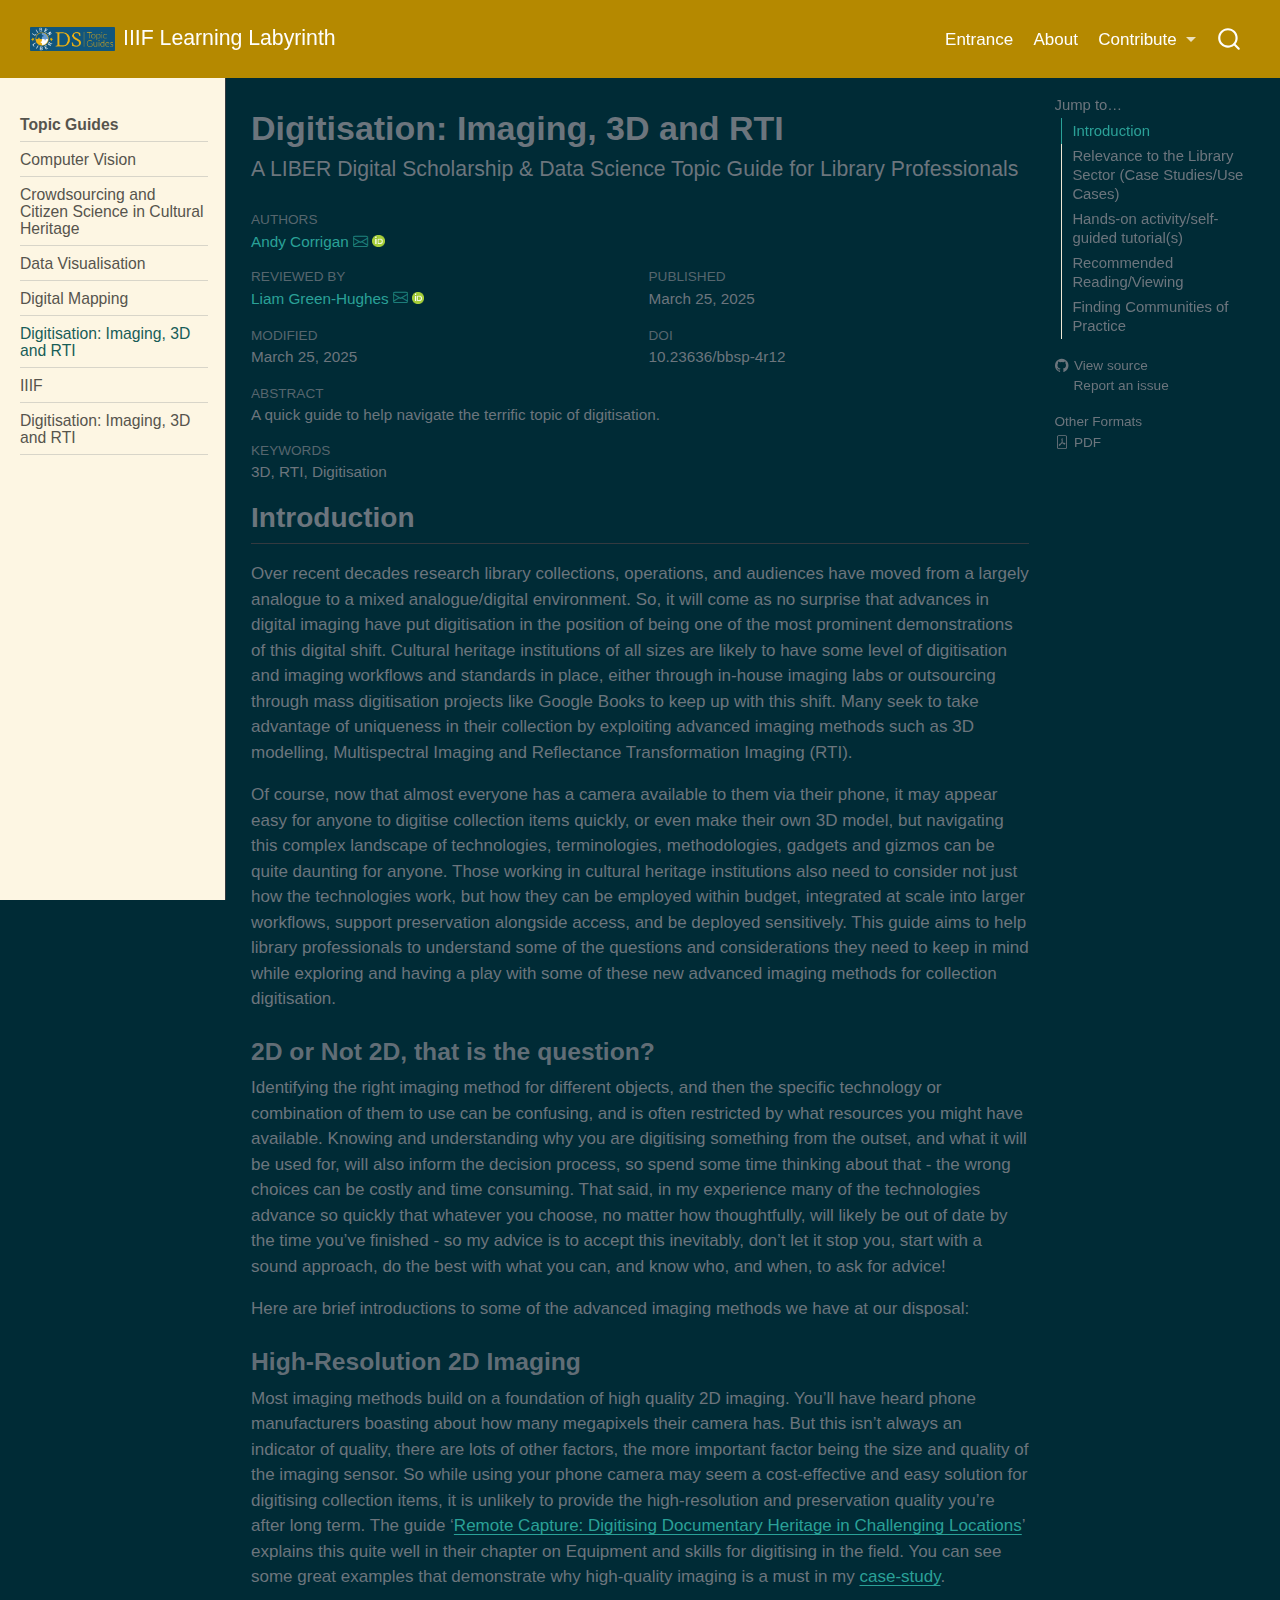
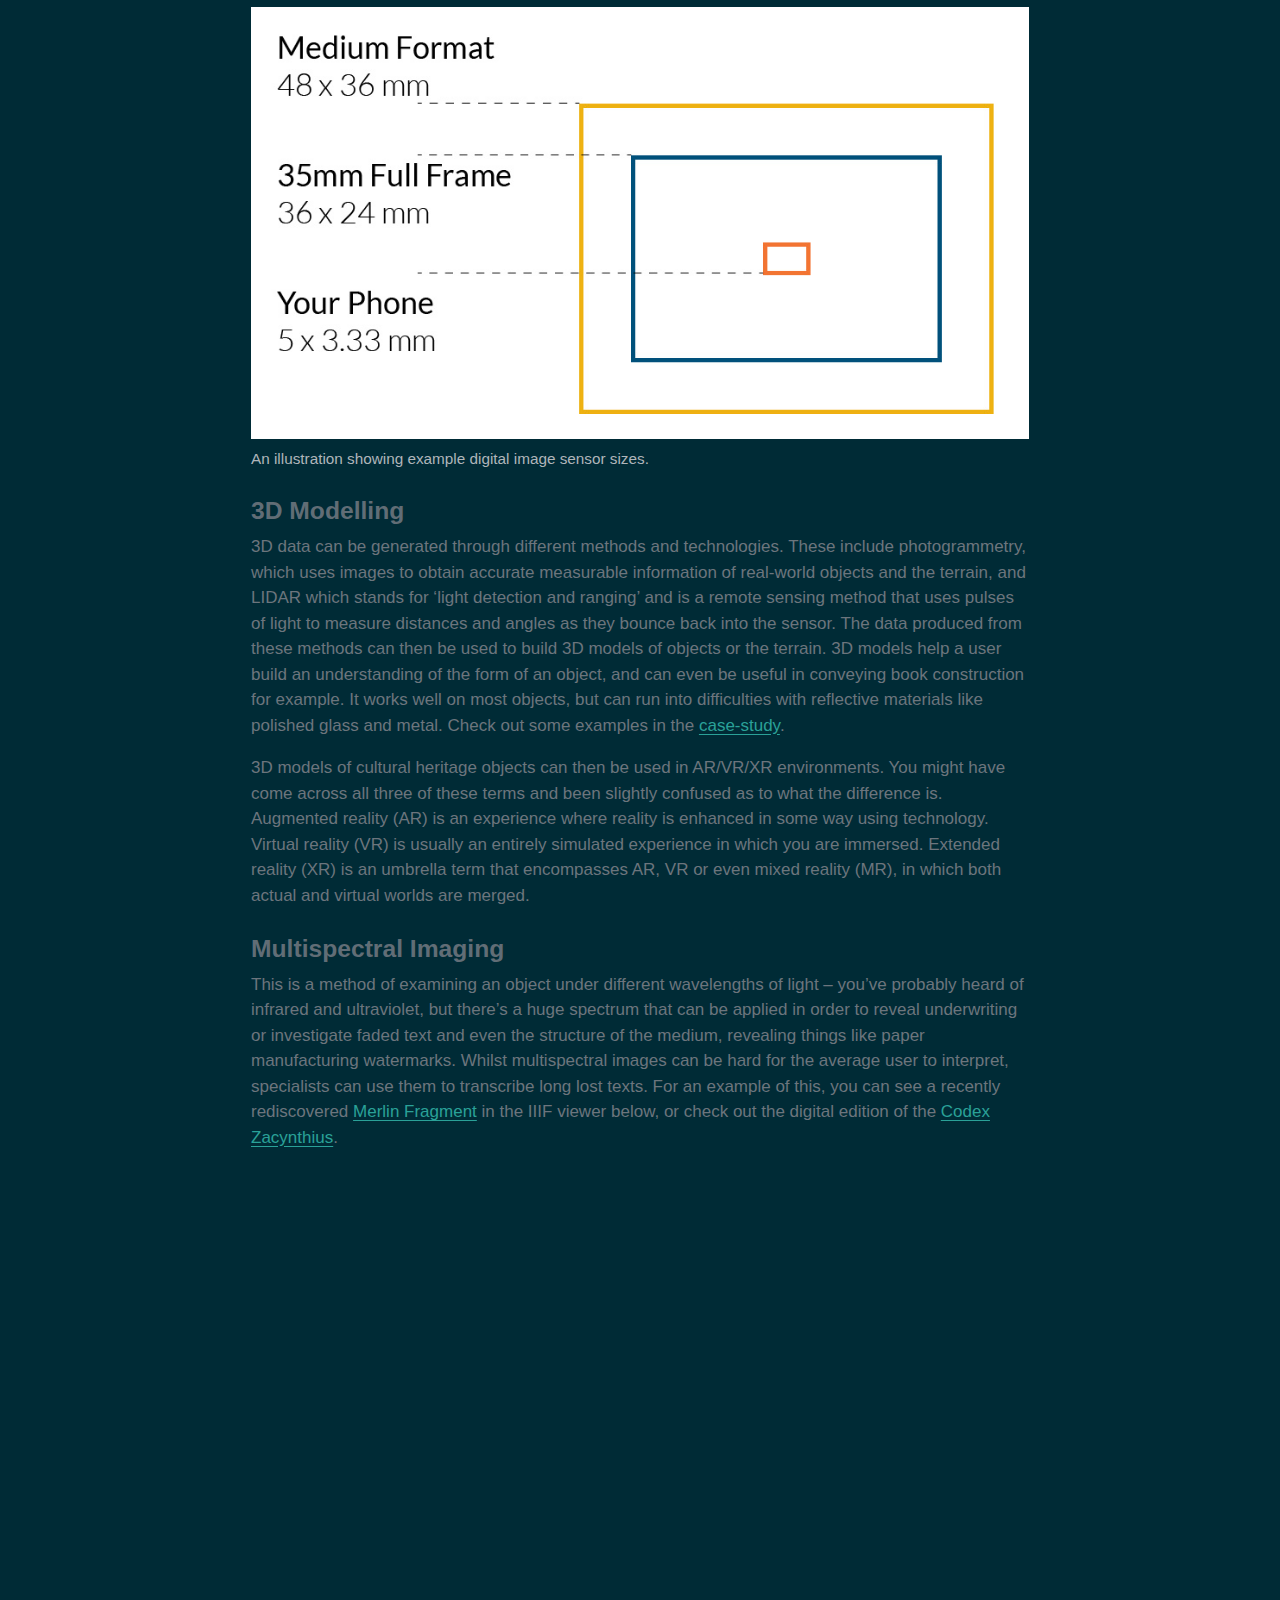
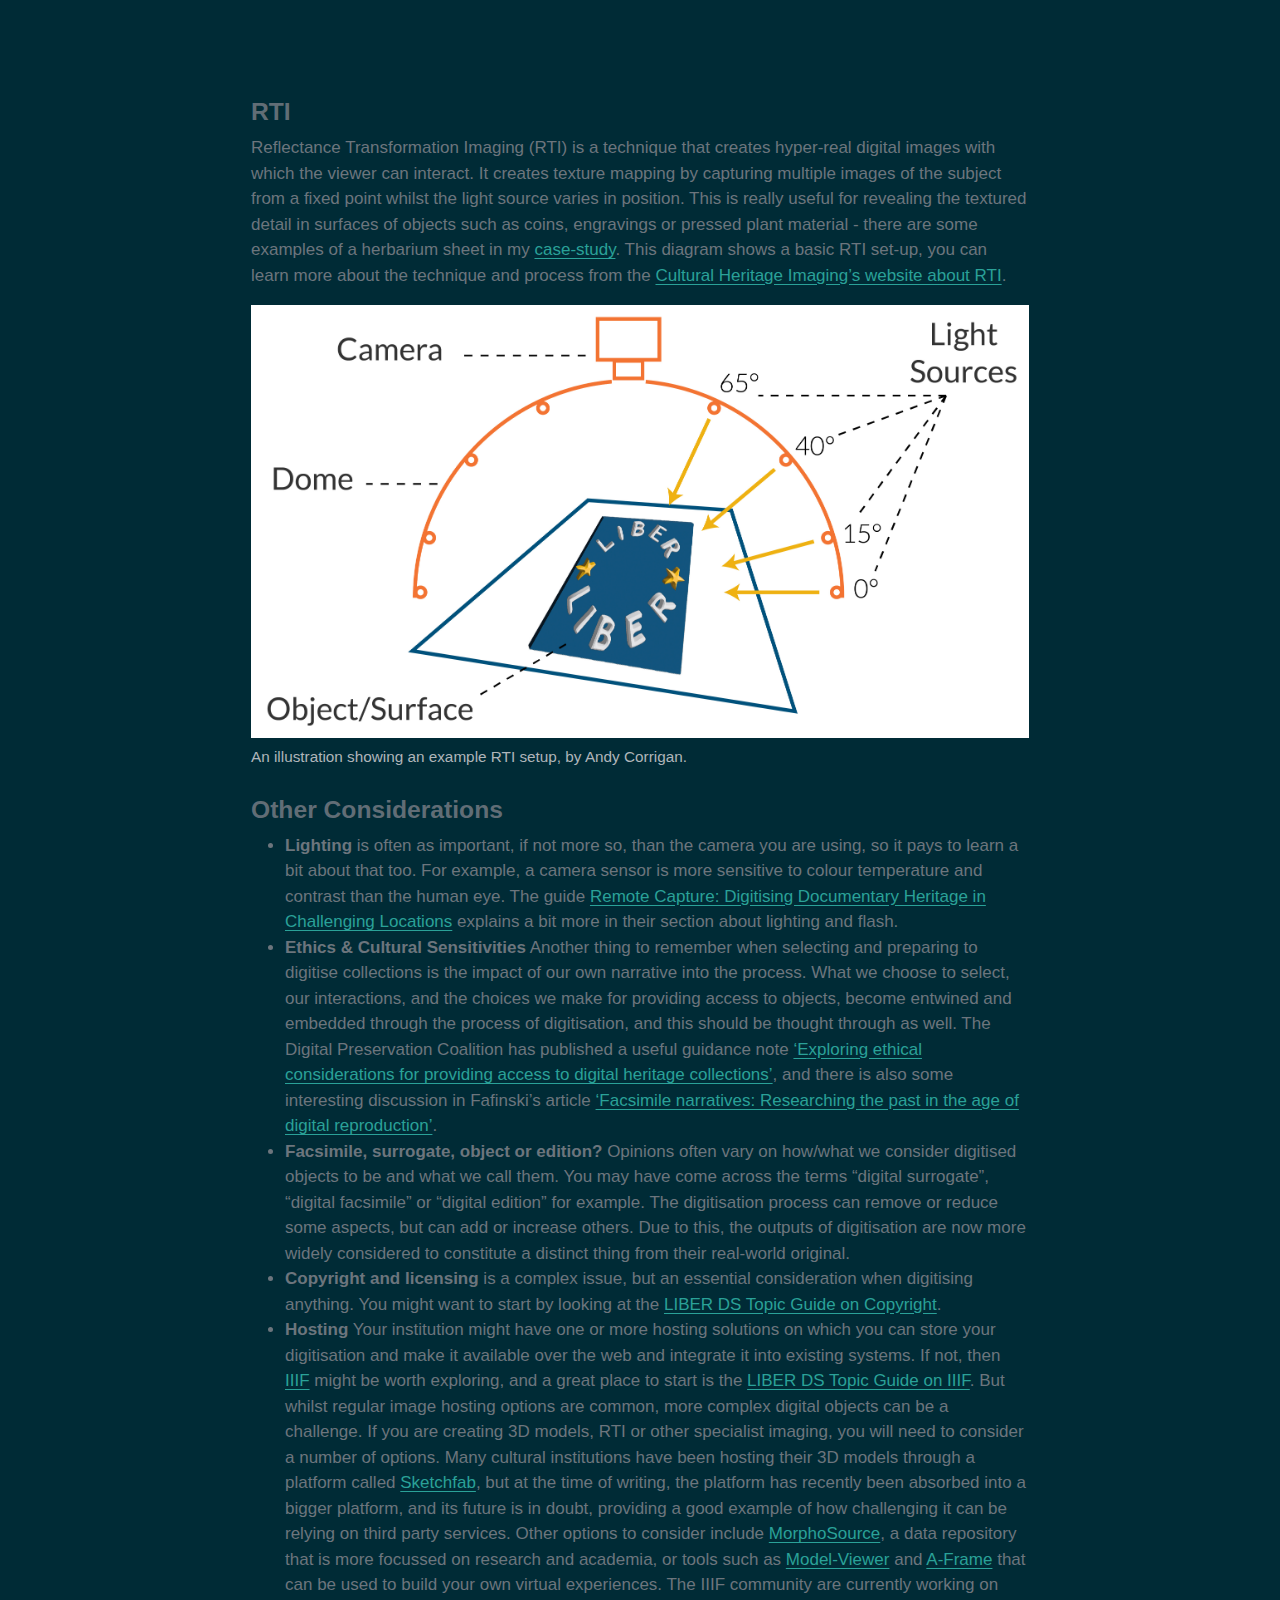
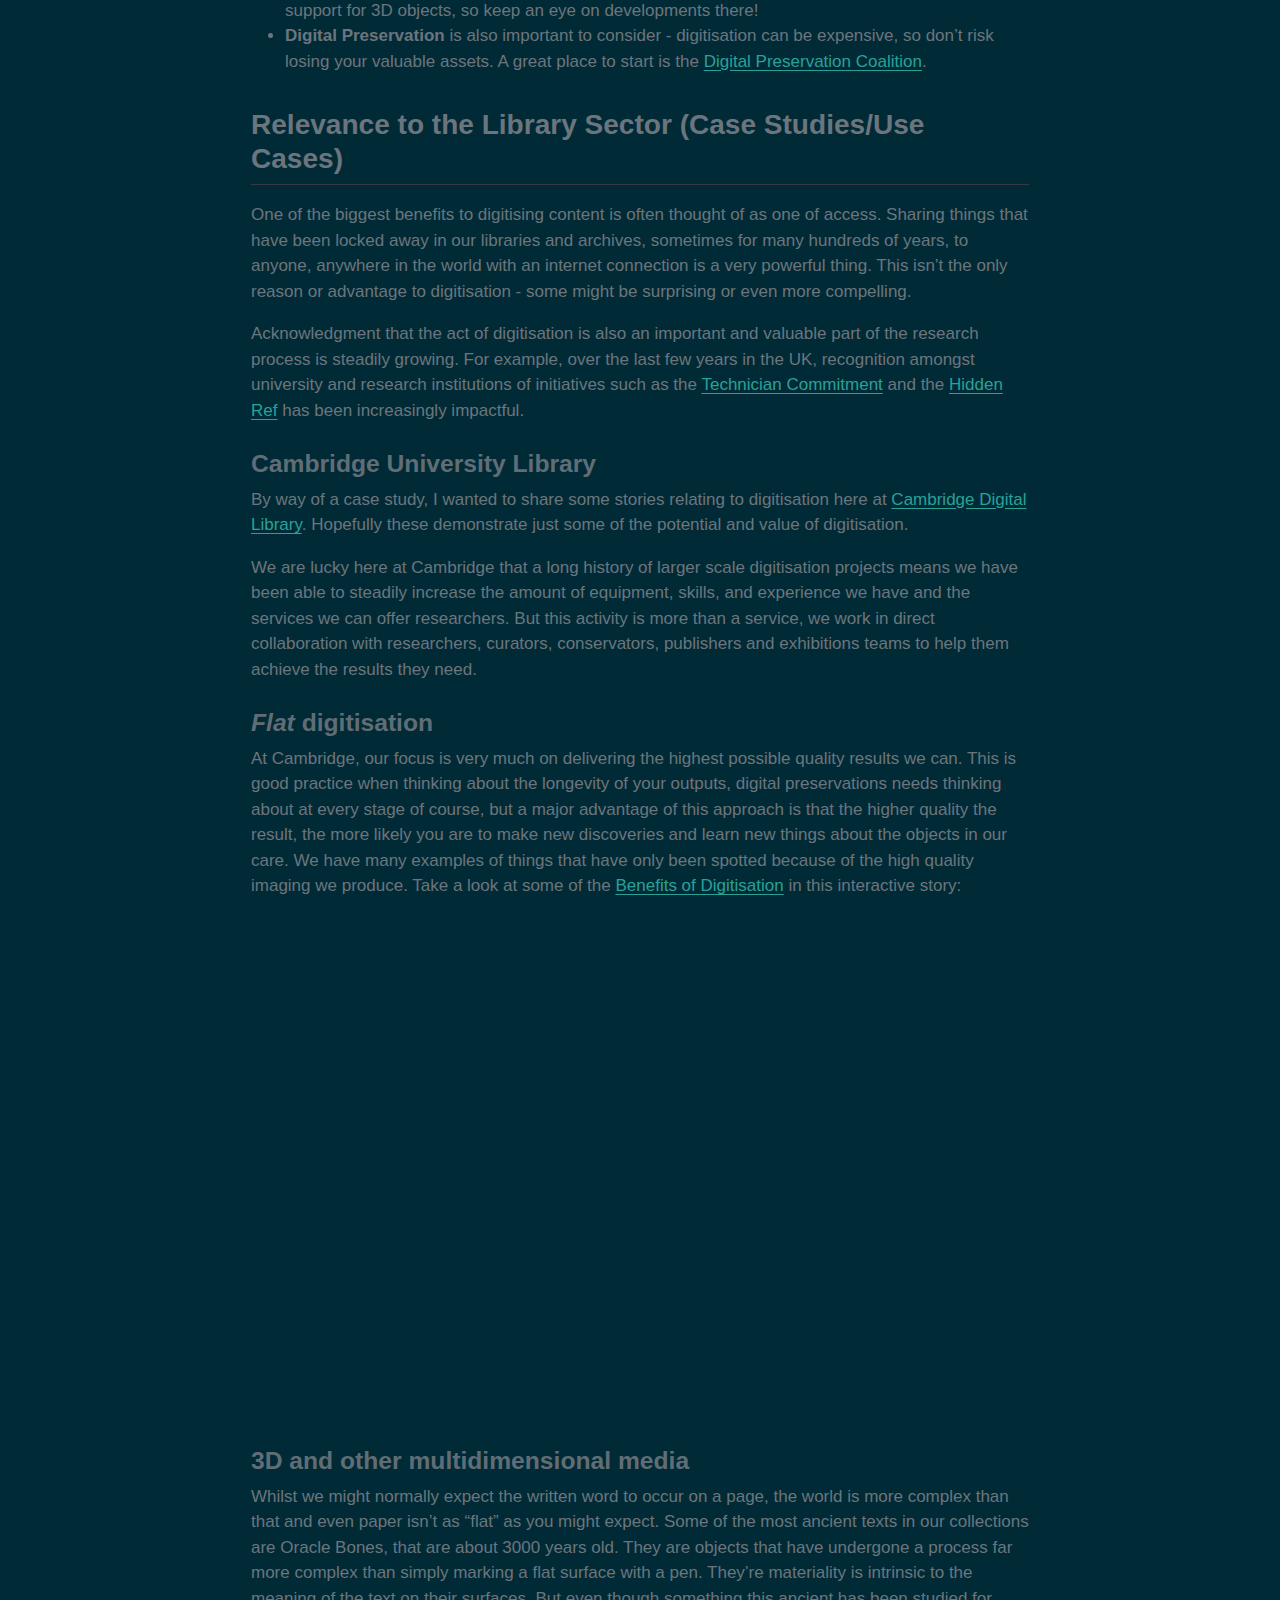
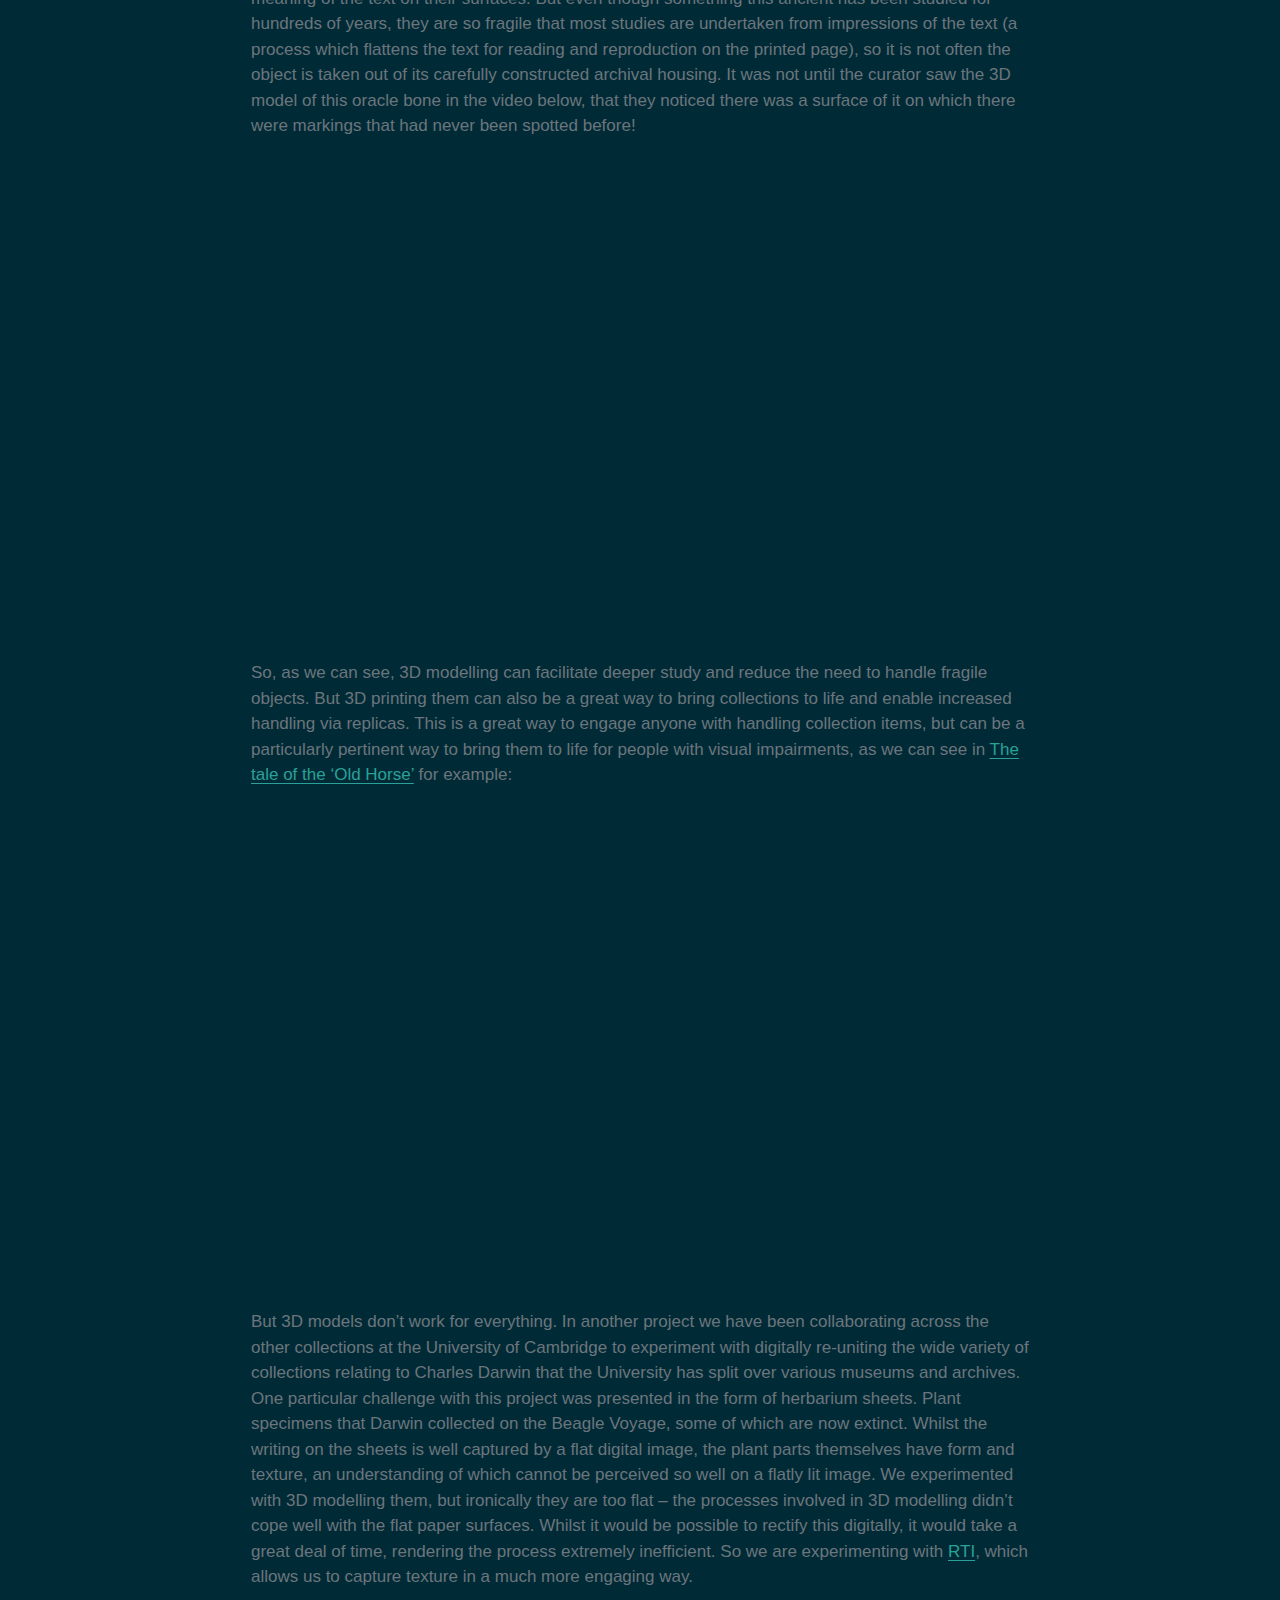
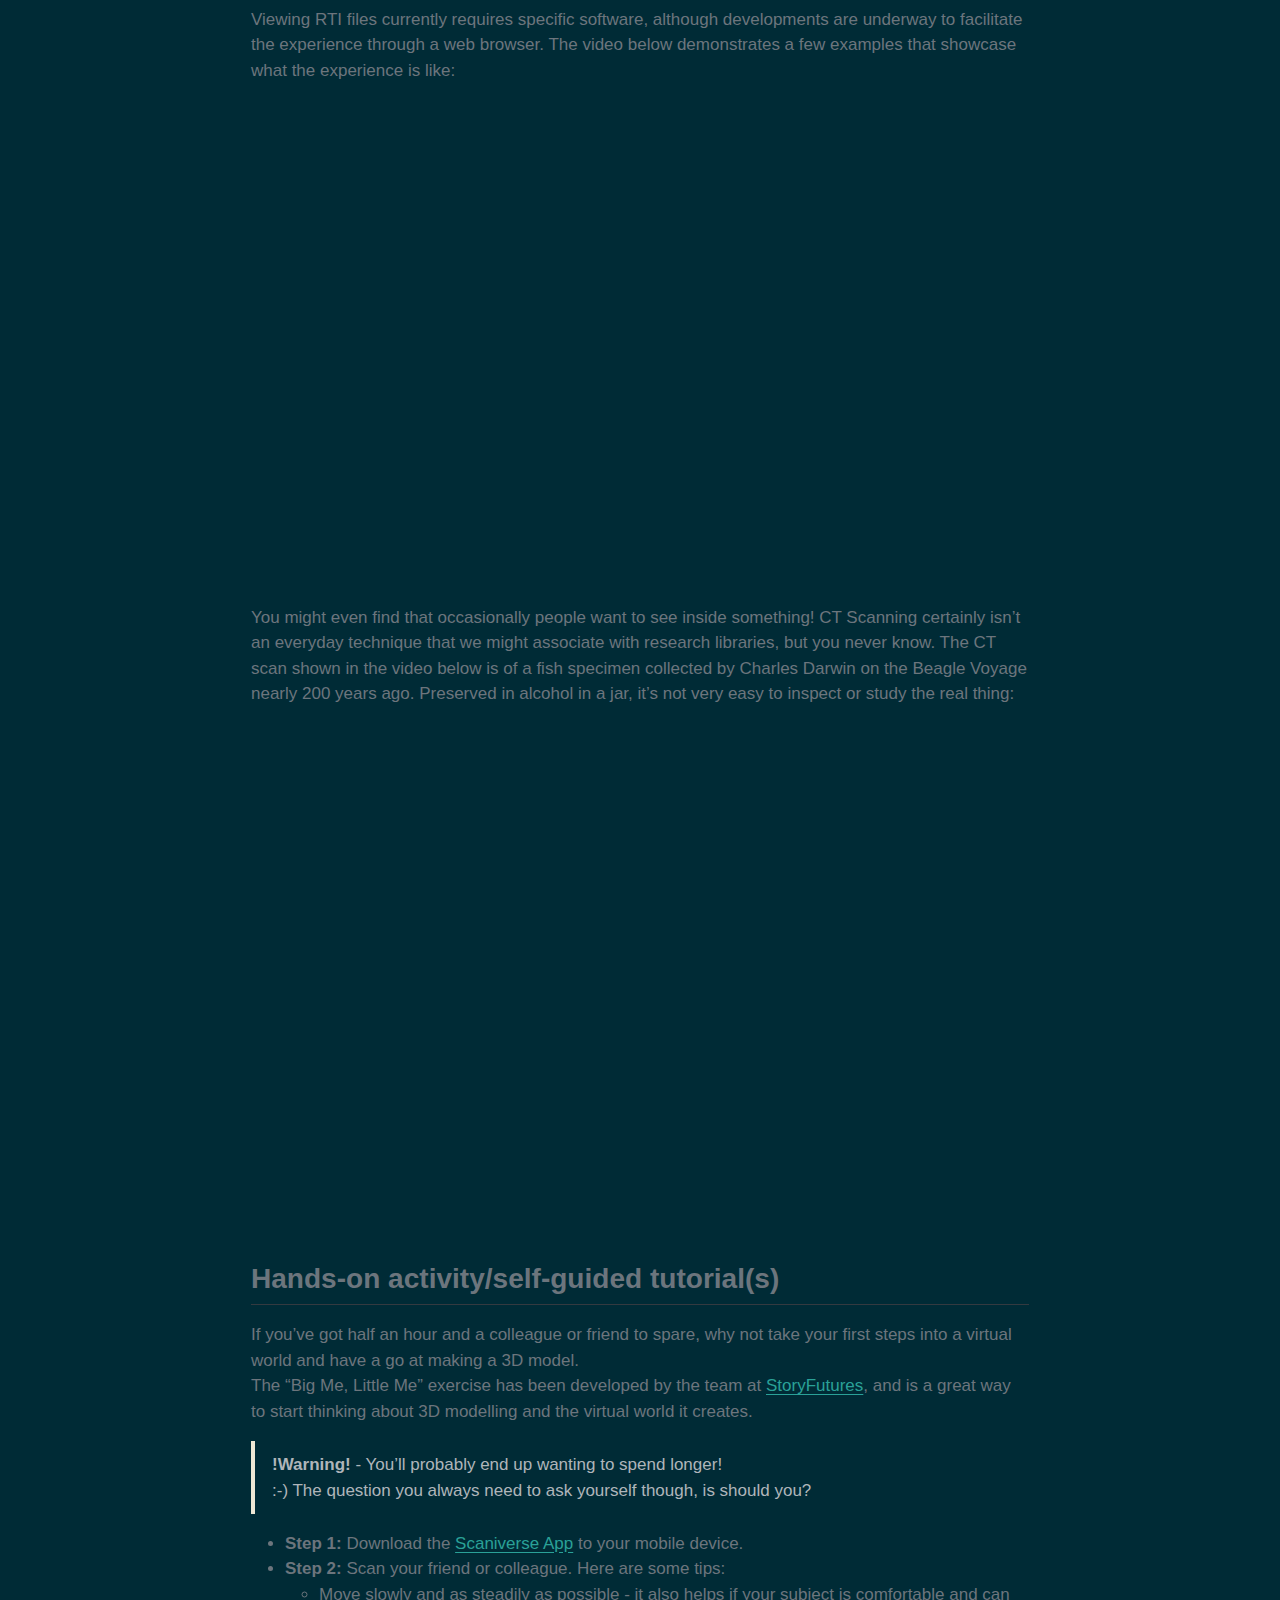
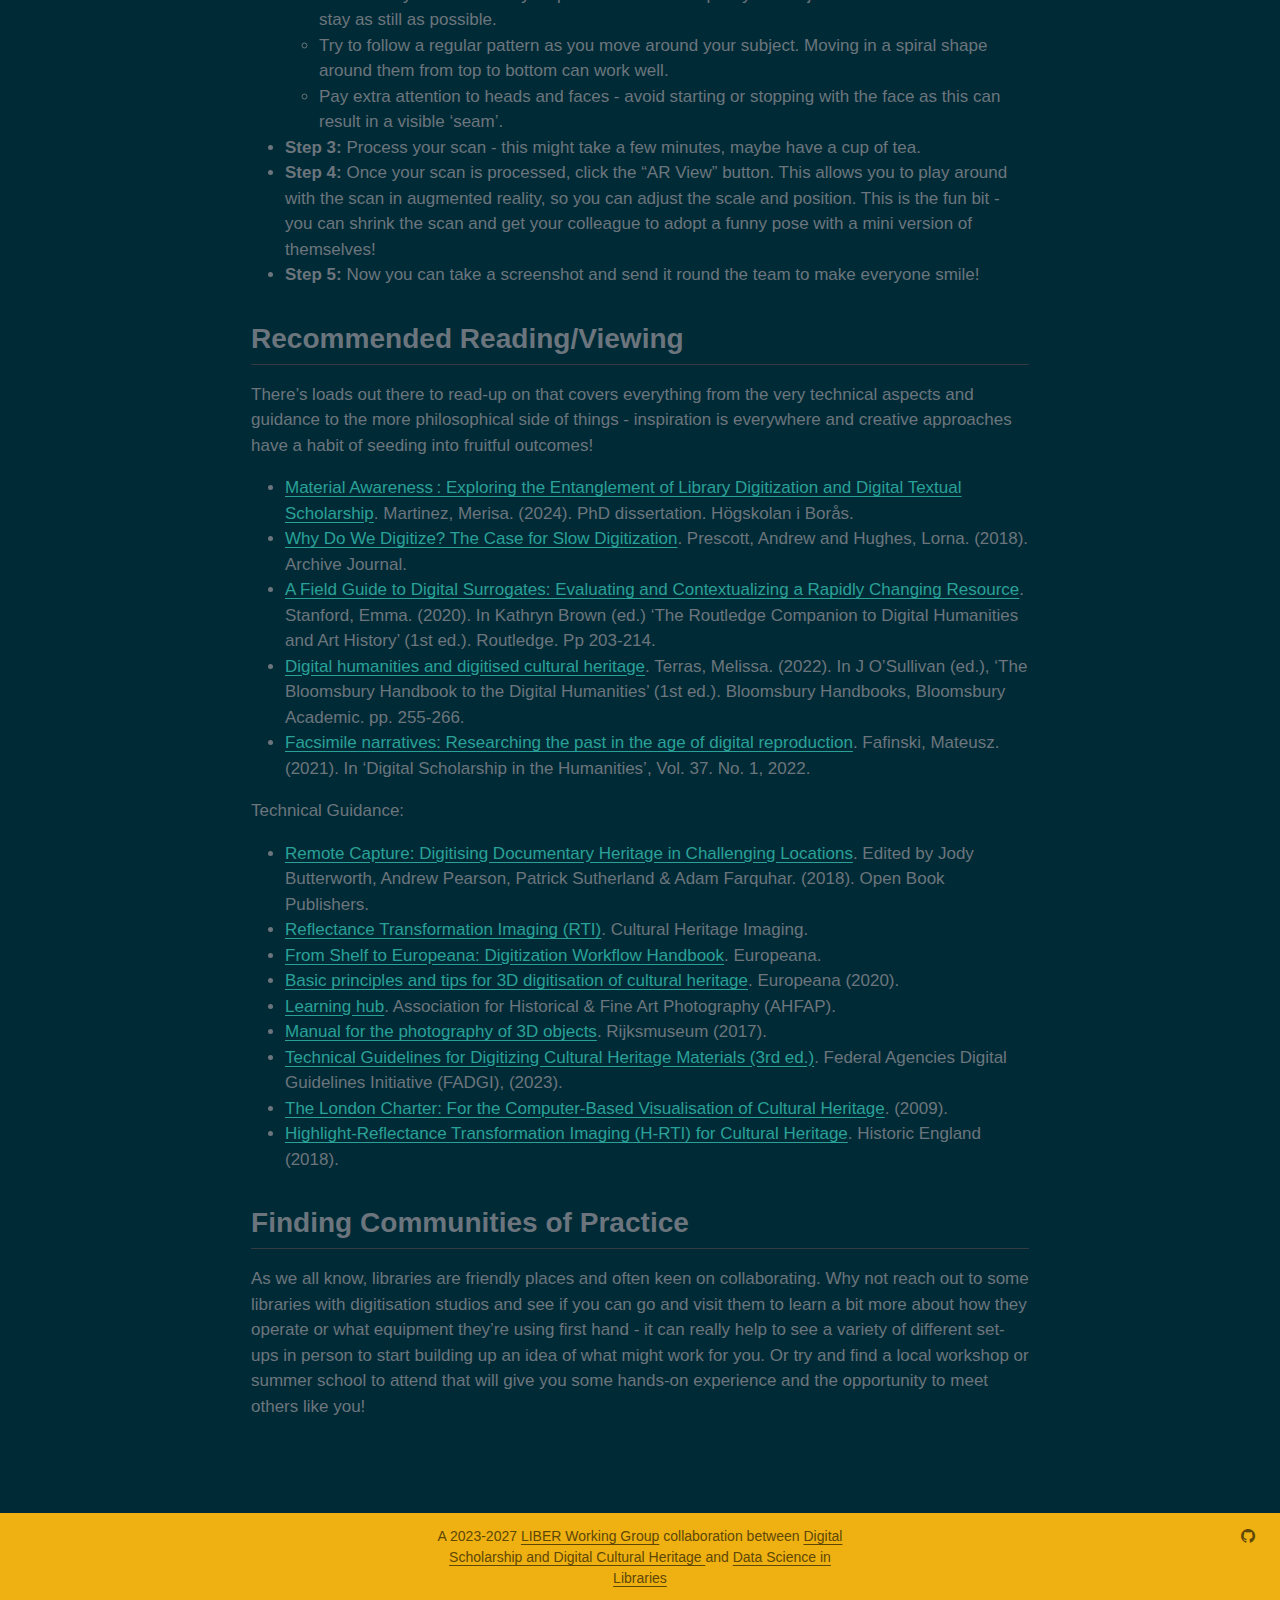
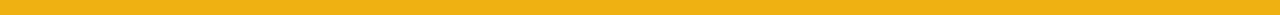
<file: book/docs/05-digitisation.html>
<!DOCTYPE html>
<html xmlns="http://www.w3.org/1999/xhtml" lang="en" xml:lang="en"><head>

<meta charset="utf-8">
<meta name="generator" content="quarto-1.8.27">

<meta name="viewport" content="width=device-width, initial-scale=1.0, user-scalable=yes">

<meta name="author" content="Andy Corrigan">
<meta name="dcterms.date" content="2025-03-25">
<meta name="keywords" content="3D, RTI, Digitisation">

<title>Digitisation: Imaging, 3D and RTI – IIIF Learning Labyrinth</title>
<style>
code{white-space: pre-wrap;}
span.smallcaps{font-variant: small-caps;}
div.columns{display: flex; gap: min(4vw, 1.5em);}
div.column{flex: auto; overflow-x: auto;}
div.hanging-indent{margin-left: 1.5em; text-indent: -1.5em;}
ul.task-list{list-style: none;}
ul.task-list li input[type="checkbox"] {
  width: 0.8em;
  margin: 0 0.8em 0.2em -1em; /* quarto-specific, see https://github.com/quarto-dev/quarto-cli/issues/4556 */ 
  vertical-align: middle;
}
</style>


<script src="site_libs/quarto-nav/quarto-nav.js"></script>
<script src="site_libs/clipboard/clipboard.min.js"></script>
<script src="site_libs/quarto-search/autocomplete.umd.js"></script>
<script src="site_libs/quarto-search/fuse.min.js"></script>
<script src="site_libs/quarto-search/quarto-search.js"></script>
<meta name="quarto:offset" content="./">
<link href="./logo/favicon.ico" rel="icon">
<script src="site_libs/quarto-html/quarto.js" type="module"></script>
<script src="site_libs/quarto-html/tabsets/tabsets.js" type="module"></script>
<script src="site_libs/quarto-html/axe/axe-check.js" type="module"></script>
<script src="site_libs/quarto-html/popper.min.js"></script>
<script src="site_libs/quarto-html/tippy.umd.min.js"></script>
<script src="site_libs/quarto-html/anchor.min.js"></script>
<link href="site_libs/quarto-html/tippy.css" rel="stylesheet">
<link href="site_libs/quarto-html/quarto-syntax-highlighting-dark-4d9afe2b8d18ee9fa5d0d57b5ed4214d.css" rel="stylesheet" id="quarto-text-highlighting-styles">
<script src="site_libs/bootstrap/bootstrap.min.js"></script>
<link href="site_libs/bootstrap/bootstrap-icons.css" rel="stylesheet">
<link href="site_libs/bootstrap/bootstrap-4ce7fe6c6217ebb72c5aa3abbaf32f2a.min.css" rel="stylesheet" append-hash="true" id="quarto-bootstrap" data-mode="dark">
<script id="quarto-search-options" type="application/json">{
  "location": "navbar",
  "copy-button": false,
  "collapse-after": 3,
  "panel-placement": "end",
  "type": "overlay",
  "limit": 50,
  "keyboard-shortcut": [
    "f",
    "/",
    "s"
  ],
  "show-item-context": false,
  "language": {
    "search-no-results-text": "No results",
    "search-matching-documents-text": "matching documents",
    "search-copy-link-title": "Copy link to search",
    "search-hide-matches-text": "Hide additional matches",
    "search-more-match-text": "more match in this document",
    "search-more-matches-text": "more matches in this document",
    "search-clear-button-title": "Clear",
    "search-text-placeholder": "Search",
    "search-detached-cancel-button-title": "Cancel",
    "search-submit-button-title": "Submit",
    "search-label": "Search"
  }
}</script>


</head>

<body class="nav-sidebar docked nav-fixed quarto-light">

<div id="quarto-search-results"></div>
  <header id="quarto-header" class="headroom fixed-top">
    <nav class="navbar navbar-expand-lg " data-bs-theme="dark">
      <div class="navbar-container container-fluid">
      <div class="navbar-brand-container mx-auto">
    <a href="./index.html" class="navbar-brand navbar-brand-logo">
    <img src="./logo/Liber-DS-logo-long-blue.png" alt="" class="navbar-logo light-content">
    <img src="./logo/Liber-DS-logo-long-blue.png" alt="" class="navbar-logo dark-content">
    </a>
    <a class="navbar-brand" href="./index.html">
    <span class="navbar-title">IIIF Learning Labyrinth</span>
    </a>
  </div>
            <div id="quarto-search" class="" title="Search"></div>
          <button class="navbar-toggler" type="button" data-bs-toggle="collapse" data-bs-target="#navbarCollapse" aria-controls="navbarCollapse" role="menu" aria-expanded="false" aria-label="Toggle navigation" onclick="if (window.quartoToggleHeadroom) { window.quartoToggleHeadroom(); }">
  <span class="navbar-toggler-icon"></span>
</button>
          <div class="collapse navbar-collapse" id="navbarCollapse">
            <ul class="navbar-nav navbar-nav-scroll ms-auto">
  <li class="nav-item">
    <a class="nav-link active" href="./topicguides.html" aria-current="page"> 
<span class="menu-text">Entrance</span></a>
  </li>  
  <li class="nav-item">
    <a class="nav-link" href="./project-overview.html"> 
<span class="menu-text">About</span></a>
  </li>  
  <li class="nav-item dropdown ">
    <a class="nav-link dropdown-toggle" href="#" id="nav-menu-contribute" role="link" data-bs-toggle="dropdown" aria-expanded="false">
 <span class="menu-text">Contribute</span>
    </a>
    <ul class="dropdown-menu dropdown-menu-end" aria-labelledby="nav-menu-contribute">    
        <li>
    <a class="dropdown-item" href="./contributing.html">
 <span class="dropdown-text">Contribute to our Project</span></a>
  </li>  
        <li>
    <a class="dropdown-item" href="./guidelines.html">
 <span class="dropdown-text">Author Guidance &amp; Style Guide</span></a>
  </li>  
        <li>
    <a class="dropdown-item" href="./licensing.html">
 <span class="dropdown-text">Licensing &amp; Re-use</span></a>
  </li>  
    </ul>
  </li>
</ul>
          </div> <!-- /navcollapse -->
            <div class="quarto-navbar-tools">
</div>
      </div> <!-- /container-fluid -->
    </nav>
  <nav class="quarto-secondary-nav">
    <div class="container-fluid d-flex">
      <button type="button" class="quarto-btn-toggle btn" data-bs-toggle="collapse" role="button" data-bs-target=".quarto-sidebar-collapse-item" aria-controls="quarto-sidebar" aria-expanded="false" aria-label="Toggle sidebar navigation" onclick="if (window.quartoToggleHeadroom) { window.quartoToggleHeadroom(); }">
        <i class="bi bi-layout-text-sidebar-reverse"></i>
      </button>
        <nav class="quarto-page-breadcrumbs" aria-label="breadcrumb"><ol class="breadcrumb"><li class="breadcrumb-item"><a href="./05-digitisation.html">Digitisation: Imaging, 3D and RTI</a></li></ol></nav>
        <a class="flex-grow-1" role="navigation" data-bs-toggle="collapse" data-bs-target=".quarto-sidebar-collapse-item" aria-controls="quarto-sidebar" aria-expanded="false" aria-label="Toggle sidebar navigation" onclick="if (window.quartoToggleHeadroom) { window.quartoToggleHeadroom(); }">      
        </a>
    </div>
  </nav>
</header>
<!-- content -->
<div id="quarto-content" class="quarto-container page-columns page-rows-contents page-layout-article page-navbar">
<!-- sidebar -->
  <nav id="quarto-sidebar" class="sidebar collapse collapse-horizontal quarto-sidebar-collapse-item sidebar-navigation docked overflow-auto">
    <div class="sidebar-menu-container"> 
    <ul class="list-unstyled mt-1">
        <li class="sidebar-item">
  <div class="sidebar-item-container"> 
  <a href="./topicguides.html" class="sidebar-item-text sidebar-link">
 <span class="menu-text"><strong>Topic Guides</strong></span></a>
  </div>
</li>
        <li class="px-0"><hr class="sidebar-divider hi "></li>
        <li class="sidebar-item">
  <div class="sidebar-item-container"> 
  <a href="./01-computer-vision.html" class="sidebar-item-text sidebar-link">
 <span class="menu-text">Computer Vision</span></a>
  </div>
</li>
        <li class="px-0"><hr class="sidebar-divider hi "></li>
        <li class="sidebar-item">
  <div class="sidebar-item-container"> 
  <a href="./02-crowdsourcing.html" class="sidebar-item-text sidebar-link">
 <span class="menu-text">Crowdsourcing and Citizen Science in Cultural Heritage</span></a>
  </div>
</li>
        <li class="px-0"><hr class="sidebar-divider hi "></li>
        <li class="sidebar-item">
  <div class="sidebar-item-container"> 
  <a href="./03-dataviz.html" class="sidebar-item-text sidebar-link">
 <span class="menu-text">Data Visualisation</span></a>
  </div>
</li>
        <li class="px-0"><hr class="sidebar-divider hi "></li>
        <li class="sidebar-item">
  <div class="sidebar-item-container"> 
  <a href="./04-digitalmapping.html" class="sidebar-item-text sidebar-link">
 <span class="menu-text">Digital Mapping</span></a>
  </div>
</li>
        <li class="px-0"><hr class="sidebar-divider hi "></li>
        <li class="sidebar-item">
  <div class="sidebar-item-container"> 
  <a href="./05-digitisation.html" class="sidebar-item-text sidebar-link active">
 <span class="menu-text">Digitisation: Imaging, 3D and RTI</span></a>
  </div>
</li>
        <li class="px-0"><hr class="sidebar-divider hi "></li>
        <li class="sidebar-item">
  <div class="sidebar-item-container"> 
  <a href="./06-iiif.html" class="sidebar-item-text sidebar-link">
 <span class="menu-text">IIIF</span></a>
  </div>
</li>
        <li class="px-0"><hr class="sidebar-divider hi "></li>
        <li class="sidebar-item">
  <div class="sidebar-item-container"> 
  <a href="./07-digitisation.html" class="sidebar-item-text sidebar-link">
 <span class="menu-text">Digitisation: Imaging, 3D and RTI</span></a>
  </div>
</li>
        <li class="px-0"><hr class="sidebar-divider hi "></li>
    </ul>
    </div>
</nav>
<div id="quarto-sidebar-glass" class="quarto-sidebar-collapse-item" data-bs-toggle="collapse" data-bs-target=".quarto-sidebar-collapse-item"></div>
<!-- margin-sidebar -->
    <div id="quarto-margin-sidebar" class="sidebar margin-sidebar">
        <nav id="TOC" role="doc-toc" class="toc-active">
    <h2 id="toc-title">Jump to…</h2>
   
  <ul class="collapse">
  <li><a href="#introduction" id="toc-introduction" class="nav-link active" data-scroll-target="#introduction">Introduction</a></li>
  <li><a href="#relevance-to-the-library-sector-case-studiesuse-cases" id="toc-relevance-to-the-library-sector-case-studiesuse-cases" class="nav-link" data-scroll-target="#relevance-to-the-library-sector-case-studiesuse-cases">Relevance to the Library Sector (Case Studies/Use Cases)</a></li>
  <li><a href="#hands-on-activityself-guided-tutorials" id="toc-hands-on-activityself-guided-tutorials" class="nav-link" data-scroll-target="#hands-on-activityself-guided-tutorials">Hands-on activity/self-guided tutorial(s)</a></li>
  <li><a href="#recommended-readingviewing" id="toc-recommended-readingviewing" class="nav-link" data-scroll-target="#recommended-readingviewing">Recommended Reading/Viewing</a></li>
  <li><a href="#finding-communities-of-practice" id="toc-finding-communities-of-practice" class="nav-link" data-scroll-target="#finding-communities-of-practice">Finding Communities of Practice</a></li>
  </ul>
<div class="toc-actions"><ul class="collapse"><li><a href="https://github.com/IrisBox/IIIF-Learning-Labyrinth/blob/main/book/05-digitisation.qmd" class="toc-action"><i class="bi bi-github"></i>View source</a></li><li><a href="https://github.com/IrisBox/IIIF-Learning-Labyrinth/issues/new" class="toc-action"><i class="bi empty"></i>Report an issue</a></li></ul></div><div class="quarto-alternate-formats"><h2>Other Formats</h2><ul><li><a href="05-digitisation.pdf"><i class="bi bi-file-pdf"></i>PDF</a></li></ul></div></nav>
    </div>
<!-- main -->
<main class="content" id="quarto-document-content">

<header id="title-block-header" class="quarto-title-block default">
  <div class="quarto-title">
        <h1 class="title">Digitisation: Imaging, 3D and RTI</h1>
            <p class="subtitle lead">A LIBER Digital Scholarship &amp; Data Science Topic Guide for Library Professionals</p>
          </div>
    <div class="quarto-title-meta">

        <div class="quarto-title-meta-author" style="display: block; width: 100%; margin-left: 0; padding-left: 0; box-sizing: border-box; grid-column: 1 / -1; justify-self: start; text-align: left;">
            <div class="quarto-title-meta-heading">Authors</div>
            <div class="quarto-title-meta-contents">
                  <a href="https://libereurope.eu/member/andy-corrigan">Andy Corrigan</a> <a href="mailto:cudl@lib.cam.ac.uk" class="quarto-title-author-email"><i class="bi bi-envelope"></i></a> <a href="https://orcid.org/0000-0002-3896-2489" class="quarto-title-author-orcid"> <img src="[data-uri]"></a>       </div>
    </div>
         <div class="quarto-title-meta-reviewed-by">
      <div class="quarto-title-meta-heading">Reviewed By</div>
      <div class="quarto-title-meta-contents">
         <a href="https://www.bl.uk">Liam Green-Hughes</a> <a href="mailto:labs@bl.uk" class="quarto-title-author-email"><i class="bi bi-envelope"></i></a> <a href="https://orcid.org/0000-0002-3852-5879" class="quarto-title-author-orcid"> <img src="[data-uri]"></a>
        
      </div>
    </div>
    
        <div class="quarto-title-meta-date">
      <div class="quarto-title-meta-heading">Published</div>
      <div class="quarto-title-meta-contents">
        <p class="date">March 25, 2025</p>
      </div>
    </div>
            <div class="quarto-title-meta-modified-date">
      <div class="quarto-title-meta-heading">Modified</div>
      <div class="quarto-title-meta-contents">
        <p class="date-modified">March 25, 2025</p>
      </div>
    </div>
            <div class="quarto-title-meta-doi">
      <div class="quarto-title-meta-heading">DOI</div>
      <div class="quarto-title-meta-contents">
        <p class="doi">10.23636/bbsp-4r12</p>
      </div>
    </div>
      </div>
    <div class="abstract">
    <div class="quarto-title-meta-heading">Abstract</div>
    <div class="quarto-title-meta-contents">
      <p>A quick guide to help navigate the terrific topic of digitisation.</p>
    </div>
  </div>
      <div class="quarto-title-meta-keywords">
    <div class="quarto-title-meta-heading">Keywords</div>
    <div class="quarto-title-meta-contents">
      <div class="text-keywords">
        <p>3D, RTI, Digitisation</p>
      </div>
    </div>
  </div>
    </header>


<section id="introduction" class="level2">
<h2 class="anchored" data-anchor-id="introduction">Introduction</h2>
<p>Over recent decades research library collections, operations, and audiences have moved from a largely analogue to a mixed analogue/digital environment. So, it will come as no surprise that advances in digital imaging have put digitisation in the position of being one of the most prominent demonstrations of this digital shift. Cultural heritage institutions of all sizes are likely to have some level of digitisation and imaging workflows and standards in place, either through in-house imaging labs or outsourcing through mass digitisation projects like Google Books to keep up with this shift. Many seek to take advantage of uniqueness in their collection by exploiting advanced imaging methods such as 3D modelling, Multispectral Imaging and Reflectance Transformation Imaging (RTI).</p>
<p>Of course, now that almost everyone has a camera available to them via their phone, it may appear easy for anyone to digitise collection items quickly, or even make their own 3D model, but navigating this complex landscape of technologies, terminologies, methodologies, gadgets and gizmos can be quite daunting for anyone. Those working in cultural heritage institutions also need to consider not just how the technologies work, but how they can be employed within budget, integrated at scale into larger workflows, support preservation alongside access, and be deployed sensitively. This guide aims to help library professionals to understand some of the questions and considerations they need to keep in mind while exploring and having a play with some of these new advanced imaging methods for collection digitisation.</p>
<section id="d-or-not-2d-that-is-the-question" class="level3">
<h3 class="anchored" data-anchor-id="d-or-not-2d-that-is-the-question">2D or Not 2D, that is the question?</h3>
<p>Identifying the right imaging method for different objects, and then the specific technology or combination of them to use can be confusing, and is often restricted by what resources you might have available. Knowing and understanding why you are digitising something from the outset, and what it will be used for, will also inform the decision process, so spend some time thinking about that - the wrong choices can be costly and time consuming. That said, in my experience many of the technologies advance so quickly that whatever you choose, no matter how thoughtfully, will likely be out of date by the time you’ve finished - so my advice is to accept this inevitably, don’t let it stop you, start with a sound approach, do the best with what you can, and know who, and when, to ask for advice!</p>
<p>Here are brief introductions to some of the advanced imaging methods we have at our disposal:</p>
</section>
<section id="high-resolution-2d-imaging" class="level3">
<h3 class="anchored" data-anchor-id="high-resolution-2d-imaging">High-Resolution 2D Imaging</h3>
<p>Most imaging methods build on a foundation of high quality 2D imaging. You’ll have heard phone manufacturers boasting about how many megapixels their camera has. But this isn’t always an indicator of quality, there are lots of other factors, the more important factor being the size and quality of the imaging sensor. So while using your phone camera may seem a cost-effective and easy solution for digitising collection items, it is unlikely to provide the high-resolution and preservation quality you’re after long term. The guide ‘<a href="https://doi.org/10.11647/obp.0138">Remote Capture: Digitising Documentary Heritage in Challenging Locations</a>’ explains this quite well in their chapter on Equipment and skills for digitising in the field. You can see some great examples that demonstrate why high-quality imaging is a must in my <a href="digitisation.qmd#flat-digitisation">case-study</a>.</p>
<div class="quarto-figure quarto-figure-center">
<figure class="figure">
<p><img src="images/Image-Sensor-Sizes.jpg" class="img-fluid figure-img" alt="A mobile phone image sensor is around 5 by 3.33 millimetres, a 35mm full frame sensor is 36 by 24 millimetres, and a medium format sensor around 48 by 36 millimetres, meaning a medium format sensor is about ten times the size of a mobile phone image sensor."></p>
<figcaption>An illustration showing example digital image sensor sizes.</figcaption>
</figure>
</div>
</section>
<section id="d-modelling" class="level3">
<h3 class="anchored" data-anchor-id="d-modelling">3D Modelling</h3>
<p>3D data can be generated through different methods and technologies. These include photogrammetry, which uses images to obtain accurate measurable information of real-world objects and the terrain, and LIDAR which stands for ‘light detection and ranging’ and is a remote sensing method that uses pulses of light to measure distances and angles as they bounce back into the sensor. The data produced from these methods can then be used to build 3D models of objects or the terrain. 3D models help a user build an understanding of the form of an object, and can even be useful in conveying book construction for example. It works well on most objects, but can run into difficulties with reflective materials like polished glass and metal. Check out some examples in the <a href="digitisation.qmd#d-and-other-multidimensional-media">case-study</a>.</p>
<p>3D models of cultural heritage objects can then be used in AR/VR/XR environments. You might have come across all three of these terms and been slightly confused as to what the difference is. Augmented reality (AR) is an experience where reality is enhanced in some way using technology. Virtual reality (VR) is usually an entirely simulated experience in which you are immersed. Extended reality (XR) is an umbrella term that encompasses AR, VR or even mixed reality (MR), in which both actual and virtual worlds are merged.</p>
</section>
<section id="multispectral-imaging" class="level3">
<h3 class="anchored" data-anchor-id="multispectral-imaging">Multispectral Imaging</h3>
<p>This is a method of examining an object under different wavelengths of light – you’ve probably heard of infrared and ultraviolet, but there’s a huge spectrum that can be applied in order to reveal underwriting or investigate faded text and even the structure of the medium, revealing things like paper manufacturing watermarks. Whilst multispectral images can be hard for the average user to interpret, specialists can use them to transcribe long lost texts. For an example of this, you can see a recently rediscovered <a href="https://cudl.lib.cam.ac.uk/collections/merlinfragment">Merlin Fragment</a> in the IIIF viewer below, or check out the digital edition of the <a href="https://cudl.lib.cam.ac.uk/collections/codexzacynthius">Codex Zacynthius</a>.</p>
<iframe src="https://uv-v4.netlify.app/uv.html#?manifest=https://cudl.lib.cam.ac.uk//iiif/MS-VANNECK-BOX-00005-A-FOLIO-00001&amp;c=0&amp;m=0&amp;cv=7&amp;config=&amp;locales=en-GB:English (GB),cy-GB:Cymraeg,fr-FR:Français (FR),pl-PL:Polski,sv-SE:Svenska&amp;xywh=-1,-625,8176,7381&amp;r=0" width="90%" height="480" allowfullscreen="" frameborder="0">
</iframe>
</section>
<section id="rti" class="level3">
<h3 class="anchored" data-anchor-id="rti">RTI</h3>
<p>Reflectance Transformation Imaging (RTI) is a technique that creates hyper-real digital images with which the viewer can interact. It creates texture mapping by capturing multiple images of the subject from a fixed point whilst the light source varies in position. This is really useful for revealing the textured detail in surfaces of objects such as coins, engravings or pressed plant material - there are some examples of a herbarium sheet in my <a href="digitisation.qmd#d-and-other-multidimensional-media">case-study</a>. This diagram shows a basic RTI set-up, you can learn more about the technique and process from the <a href="https://culturalheritageimaging.org/Technologies/RTI/">Cultural Heritage Imaging’s website about RTI</a>.</p>
<div class="quarto-figure quarto-figure-center">
<figure class="figure">
<p><img src="images/LIBER-RTI.jpg" class="img-fluid figure-img" alt="A diagram showing a very basic Reflectance Transformation Imaging (RTI) set-up. The object or surface to be imaged is placed under a dome with lights all around pointing at 0°, 15°, 40° and 65° up the dome. There is hole in the top of the dome through which the camera points vertically down at the object."></p>
<figcaption>An illustration showing an example RTI setup, by Andy Corrigan.</figcaption>
</figure>
</div>
</section>
<section id="other-considerations" class="level3">
<h3 class="anchored" data-anchor-id="other-considerations">Other Considerations</h3>
<ul>
<li><strong>Lighting</strong> is often as important, if not more so, than the camera you are using, so it pays to learn a bit about that too. For example, a camera sensor is more sensitive to colour temperature and contrast than the human eye. The guide <a href="https://books.openbookpublishers.com/10.11647/obp.0138/ch2.xhtml#_idTextAnchor061">Remote Capture: Digitising Documentary Heritage in Challenging Locations</a> explains a bit more in their section about lighting and flash.<br>
</li>
<li><strong>Ethics &amp; Cultural Sensitivities</strong> Another thing to remember when selecting and preparing to digitise collections is the impact of our own narrative into the process. What we choose to select, our interactions, and the choices we make for providing access to objects, become entwined and embedded through the process of digitisation, and this should be thought through as well. The Digital Preservation Coalition has published a useful guidance note <a href="http://doi.org/10.7207/twgn21-18">‘Exploring ethical considerations for providing access to digital heritage collections’</a>, and there is also some interesting discussion in Fafinski’s article <a href="https://doi.org/10.1093/llc/fqab017">‘Facsimile narratives: Researching the past in the age of digital reproduction’</a>.</li>
<li><strong>Facsimile, surrogate, object or edition?</strong> Opinions often vary on how/what we consider digitised objects to be and what we call them. You may have come across the terms “digital surrogate”, “digital facsimile” or “digital edition” for example. The digitisation process can remove or reduce some aspects, but can add or increase others. Due to this, the outputs of digitisation are now more widely considered to constitute a distinct thing from their real-world original.</li>
<li><strong>Copyright and licensing</strong> is a complex issue, but an essential consideration when digitising anything. You might want to start by looking at the <a href="copyright.qmd">LIBER DS Topic Guide on Copyright</a>.</li>
<li><strong>Hosting</strong> Your institution might have one or more hosting solutions on which you can store your digitisation and make it available over the web and integrate it into existing systems. If not, then <a href="https://iiif.io/">IIIF</a> might be worth exploring, and a great place to start is the <a href="iiif.qmd">LIBER DS Topic Guide on IIIF</a>. But whilst regular image hosting options are common, more complex digital objects can be a challenge. If you are creating 3D models, RTI or other specialist imaging, you will need to consider a number of options. Many cultural institutions have been hosting their 3D models through a platform called <a href="https://sketchfab.com/">Sketchfab</a>, but at the time of writing, the platform has recently been absorbed into a bigger platform, and its future is in doubt, providing a good example of how challenging it can be relying on third party services. Other options to consider include <a href="https://www.morphosource.org/">MorphoSource</a>, a data repository that is more focussed on research and academia, or tools such as <a href="https://modelviewer.dev/">Model-Viewer</a> and <a href="https://aframe.io/">A-Frame</a> that can be used to build your own virtual experiences. The IIIF community are currently working on support for 3D objects, so keep an eye on developments there!<br>
</li>
<li><strong>Digital Preservation</strong> is also important to consider - digitisation can be expensive, so don’t risk losing your valuable assets. A great place to start is the <a href="https://www.dpconline.org/">Digital Preservation Coalition</a>.</li>
</ul>
</section>
</section>
<section id="relevance-to-the-library-sector-case-studiesuse-cases" class="level2">
<h2 class="anchored" data-anchor-id="relevance-to-the-library-sector-case-studiesuse-cases">Relevance to the Library Sector (Case Studies/Use Cases)</h2>
<p>One of the biggest benefits to digitising content is often thought of as one of access. Sharing things that have been locked away in our libraries and archives, sometimes for many hundreds of years, to anyone, anywhere in the world with an internet connection is a very powerful thing. This isn’t the only reason or advantage to digitisation - some might be surprising or even more compelling.</p>
<p>Acknowledgment that the act of digitisation is also an important and valuable part of the research process is steadily growing. For example, over the last few years in the UK, recognition amongst university and research institutions of initiatives such as the <a href="https://www.techniciancommitment.org.uk/">Technician Commitment</a> and the <a href="https://hidden-ref.org/">Hidden Ref</a> has been increasingly impactful.</p>
<section id="cambridge-university-library" class="level3">
<h3 class="anchored" data-anchor-id="cambridge-university-library">Cambridge University Library</h3>
<p>By way of a case study, I wanted to share some stories relating to digitisation here at <a href="https://cudl.lib.cam.ac.uk/">Cambridge Digital Library</a>. Hopefully these demonstrate just some of the potential and value of digitisation.</p>
<p>We are lucky here at Cambridge that a long history of larger scale digitisation projects means we have been able to steadily increase the amount of equipment, skills, and experience we have and the services we can offer researchers. But this activity is more than a service, we work in direct collaboration with researchers, curators, conservators, publishers and exhibitions teams to help them achieve the results they need.</p>
</section>
<section id="flat-digitisation" class="level3">
<h3 class="anchored" data-anchor-id="flat-digitisation"><strong><em>Flat</em></strong> digitisation</h3>
<p>At Cambridge, our focus is very much on delivering the highest possible quality results we can. This is good practice when thinking about the longevity of your outputs, digital preservations needs thinking about at every stage of course, but a major advantage of this approach is that the higher quality the result, the more likely you are to make new discoveries and learn new things about the objects in our care. We have many examples of things that have only been spotted because of the high quality imaging we produce. Take a look at some of the <a href="https://exhibit.cdh.cam.ac.uk/exhibits/J09c871NbANh2H1AcHqA">Benefits of Digitisation</a> in this interactive story:</p>
<iframe src="https://exhibit.cdh.cam.ac.uk/exhibits/J09c871NbANh2H1AcHqA?embedded=true" width="90%" height="480" allowfullscreen="" allow="autoplay" frameborder="0">
</iframe>
</section>
<section id="d-and-other-multidimensional-media" class="level3">
<h3 class="anchored" data-anchor-id="d-and-other-multidimensional-media">3D and other multidimensional media</h3>
<p>Whilst we might normally expect the written word to occur on a page, the world is more complex than that and even paper isn’t as “flat” as you might expect. Some of the most ancient texts in our collections are Oracle Bones, that are about 3000 years old. They are objects that have undergone a process far more complex than simply marking a flat surface with a pen. They’re materiality is intrinsic to the meaning of the text on their surfaces. But even though something this ancient has been studied for hundreds of years, they are so fragile that most studies are undertaken from impressions of the text (a process which flattens the text for reading and reproduction on the printed page), so it is not often the object is taken out of its carefully constructed archival housing. It was not until the curator saw the 3D model of this oracle bone in the video below, that they noticed there was a surface of it on which there were markings that had never been spotted before!</p>
<iframe width="90%" height="480" src="https://www.youtube.com/embed/VPidJGCETFc?si=SJ2hTU_cMbkg73Gy" title="YouTube video player" frameborder="0" allow="accelerometer; autoplay; clipboard-write; encrypted-media; gyroscope; picture-in-picture; web-share" referrerpolicy="strict-origin-when-cross-origin" allowfullscreen="">
</iframe>
<p>So, as we can see, 3D modelling can facilitate deeper study and reduce the need to handle fragile objects. But 3D printing them can also be a great way to bring collections to life and enable increased handling via replicas. This is a great way to engage anyone with handling collection items, but can be a particularly pertinent way to bring them to life for people with visual impairments, as we can see in <a href="https://exhibit.cdh.cam.ac.uk/exhibits/Fch2bvzWEIZPyVuW4vci">The tale of the ‘Old Horse’</a> for example:</p>
<iframe src="https://exhibit.cdh.cam.ac.uk/exhibits/Fch2bvzWEIZPyVuW4vci?embedded=true" width="90%" height="480" allowfullscreen="" allow="autoplay" frameborder="0">
</iframe>
<p>But 3D models don’t work for everything. In another project we have been collaborating across the other collections at the University of Cambridge to experiment with digitally re-uniting the wide variety of collections relating to Charles Darwin that the University has split over various museums and archives. One particular challenge with this project was presented in the form of herbarium sheets. Plant specimens that Darwin collected on the Beagle Voyage, some of which are now extinct. Whilst the writing on the sheets is well captured by a flat digital image, the plant parts themselves have form and texture, an understanding of which cannot be perceived so well on a flatly lit image. We experimented with 3D modelling them, but ironically they are too flat – the processes involved in 3D modelling didn’t cope well with the flat paper surfaces. Whilst it would be possible to rectify this digitally, it would take a great deal of time, rendering the process extremely inefficient. So we are experimenting with <a href="#rti">RTI</a>, which allows us to capture texture in a much more engaging way.</p>
<p>Viewing RTI files currently requires specific software, although developments are underway to facilitate the experience through a web browser. The video below demonstrates a few examples that showcase what the experience is like:</p>
<iframe width="90%" height="480" src="https://www.youtube.com/embed/HKtEo6go0KE?si=s8LGPLZ0jUz_waxl" title="YouTube video player" frameborder="0" allow="accelerometer; autoplay; clipboard-write; encrypted-media; gyroscope; picture-in-picture; web-share" referrerpolicy="strict-origin-when-cross-origin" allowfullscreen="">
</iframe>
<p>You might even find that occasionally people want to see inside something! CT Scanning certainly isn’t an everyday technique that we might associate with research libraries, but you never know. The CT scan shown in the video below is of a fish specimen collected by Charles Darwin on the Beagle Voyage nearly 200 years ago. Preserved in alcohol in a jar, it’s not very easy to inspect or study the real thing:</p>
<iframe width="90%" height="480" src="https://www.youtube.com/embed/02DyAzjkwG0?si=D_RXD70bdG5o47KV" title="YouTube video player" frameborder="0" allow="accelerometer; autoplay; clipboard-write; encrypted-media; gyroscope; picture-in-picture; web-share" referrerpolicy="strict-origin-when-cross-origin" allowfullscreen="">
</iframe>
</section>
</section>
<section id="hands-on-activityself-guided-tutorials" class="level2">
<h2 class="anchored" data-anchor-id="hands-on-activityself-guided-tutorials">Hands-on activity/self-guided tutorial(s)</h2>
<p>If you’ve got half an hour and a colleague or friend to spare, why not take your first steps into a virtual world and have a go at making a 3D model.<br>
The “Big Me, Little Me” exercise has been developed by the team at <a href="https://www.storyfutures.com/">StoryFutures</a>, and is a great way to start thinking about 3D modelling and the virtual world it creates.</p>
<blockquote class="blockquote">
<p><strong>!Warning!</strong> - You’ll probably end up wanting to spend longer!<br>
:-) The question you always need to ask yourself though, is should you?</p>
</blockquote>
<ul>
<li><strong>Step 1:</strong> Download the <a href="https://scaniverse.com/">Scaniverse App</a> to your mobile device.<br>
</li>
<li><strong>Step 2:</strong> Scan your friend or colleague. Here are some tips:
<ul>
<li>Move slowly and as steadily as possible - it also helps if your subject is comfortable and can stay as still as possible.<br>
</li>
<li>Try to follow a regular pattern as you move around your subject. Moving in a spiral shape around them from top to bottom can work well.<br>
</li>
<li>Pay extra attention to heads and faces - avoid starting or stopping with the face as this can result in a visible ‘seam’.<br>
</li>
</ul></li>
<li><strong>Step 3:</strong> Process your scan - this might take a few minutes, maybe have a cup of tea.<br>
</li>
<li><strong>Step 4:</strong> Once your scan is processed, click the “AR View” button. This allows you to play around with the scan in augmented reality, so you can adjust the scale and position. This is the fun bit - you can shrink the scan and get your colleague to adopt a funny pose with a mini version of themselves!<br>
</li>
<li><strong>Step 5:</strong> Now you can take a screenshot and send it round the team to make everyone smile!</li>
</ul>
</section>
<section id="recommended-readingviewing" class="level2">
<h2 class="anchored" data-anchor-id="recommended-readingviewing">Recommended Reading/Viewing</h2>
<p>There’s loads out there to read-up on that covers everything from the very technical aspects and guidance to the more philosophical side of things - inspiration is everywhere and creative approaches have a habit of seeding into fruitful outcomes!</p>
<ul>
<li><a href="https://urn.kb.se/resolve?urn=urn:nbn:se:hb:diva-31790">Material Awareness : Exploring the Entanglement of Library Digitization and Digital Textual Scholarship</a>. Martinez, Merisa. (2024). PhD dissertation. Högskolan i Borås.<br>
</li>
<li><a href="https://www.archivejournal.net/essays/why-do-we-digitize-the-case-for-slow-digitization/">Why Do We Digitize? The Case for Slow Digitization</a>. Prescott, Andrew and Hughes, Lorna. (2018). Archive Journal.<br>
</li>
<li><a href="https://doi.org/10.4324/9780429505188">A Field Guide to Digital Surrogates: Evaluating and Contextualizing a Rapidly Changing Resource</a>. Stanford, Emma. (2020). In Kathryn Brown (ed.) ‘The Routledge Companion to Digital Humanities and Art History’ (1st ed.). Routledge. Pp 203-214.<br>
</li>
<li><a href="https://doi.org/10.5040/9781350232143.ch-24">Digital humanities and digitised cultural heritage</a>. Terras, Melissa. (2022). In J O’Sullivan (ed.), ‘The Bloomsbury Handbook to the Digital Humanities’ (1st ed.). Bloomsbury Handbooks, Bloomsbury Academic. pp.&nbsp;255-266.<br>
</li>
<li><a href="https://doi.org/10.1093/llc/fqab017">Facsimile narratives: Researching the past in the age of digital reproduction</a>. Fafinski, Mateusz. (2021). In ‘Digital Scholarship in the Humanities’, Vol. 37. No.&nbsp;1, 2022.</li>
</ul>
<p>Technical Guidance:</p>
<ul>
<li><a href="https://doi.org/10.11647/OBP.0138">Remote Capture: Digitising Documentary Heritage in Challenging Locations</a>. Edited by Jody Butterworth, Andrew Pearson, Patrick Sutherland &amp; Adam Farquhar. (2018). Open Book Publishers.<br>
</li>
<li><a href="https://culturalheritageimaging.org/Technologies/RTI/">Reflectance Transformation Imaging (RTI)</a>. Cultural Heritage Imaging.<br>
</li>
<li><a href="https://europeana.github.io/fste-digitization-handbook/">From Shelf to Europeana: Digitization Workflow Handbook</a>. Europeana.<br>
</li>
<li><a href="https://digital-strategy.ec.europa.eu/en/library/basic-principles-and-tips-3d-digitisation-cultural-heritage">Basic principles and tips for 3D digitisation of cultural heritage</a>. Europeana (2020).<br>
</li>
<li><a href="https://ahfap.org.uk/learning-hub">Learning hub</a>. Association for Historical &amp; Fine Art Photography (AHFAP).<br>
</li>
<li><a href="http://colostateprofessionalpractices.weebly.com/uploads/5/8/8/5/58856297/rijksmuseum_manual-3d.pdf">Manual for the photography of 3D objects</a>. Rijksmuseum (2017).<br>
</li>
<li><a href="https://www.digitizationguidelines.gov/guidelines/digitize-technical.html">Technical Guidelines for Digitizing Cultural Heritage Materials (3rd ed.)</a>. Federal Agencies Digital Guidelines Initiative (FADGI), (2023).<br>
</li>
<li><a href="https://londoncharter.org/">The London Charter: For the Computer-Based Visualisation of Cultural Heritage</a>. (2009).</li>
<li><a href="https://historicengland.org.uk/images-books/publications/multi-light-imaging-heritage-applications/">Highlight-Reflectance Transformation Imaging (H-RTI) for Cultural Heritage</a>. Historic England (2018).</li>
</ul>
</section>
<section id="finding-communities-of-practice" class="level2">
<h2 class="anchored" data-anchor-id="finding-communities-of-practice">Finding Communities of Practice</h2>
<p>As we all know, libraries are friendly places and often keen on collaborating. Why not reach out to some libraries with digitisation studios and see if you can go and visit them to learn a bit more about how they operate or what equipment they’re using first hand - it can really help to see a variety of different set-ups in person to start building up an idea of what might work for you. Or try and find a local workshop or summer school to attend that will give you some hands-on experience and the opportunity to meet others like you!</p>


</section>

</main> <!-- /main -->
<script id="quarto-html-after-body" type="application/javascript">
  window.document.addEventListener("DOMContentLoaded", function (event) {
    const icon = "";
    const anchorJS = new window.AnchorJS();
    anchorJS.options = {
      placement: 'right',
      icon: icon
    };
    anchorJS.add('.anchored');
    const isCodeAnnotation = (el) => {
      for (const clz of el.classList) {
        if (clz.startsWith('code-annotation-')) {                     
          return true;
        }
      }
      return false;
    }
    const onCopySuccess = function(e) {
      // button target
      const button = e.trigger;
      // don't keep focus
      button.blur();
      // flash "checked"
      button.classList.add('code-copy-button-checked');
      var currentTitle = button.getAttribute("title");
      button.setAttribute("title", "Copied!");
      let tooltip;
      if (window.bootstrap) {
        button.setAttribute("data-bs-toggle", "tooltip");
        button.setAttribute("data-bs-placement", "left");
        button.setAttribute("data-bs-title", "Copied!");
        tooltip = new bootstrap.Tooltip(button, 
          { trigger: "manual", 
            customClass: "code-copy-button-tooltip",
            offset: [0, -8]});
        tooltip.show();    
      }
      setTimeout(function() {
        if (tooltip) {
          tooltip.hide();
          button.removeAttribute("data-bs-title");
          button.removeAttribute("data-bs-toggle");
          button.removeAttribute("data-bs-placement");
        }
        button.setAttribute("title", currentTitle);
        button.classList.remove('code-copy-button-checked');
      }, 1000);
      // clear code selection
      e.clearSelection();
    }
    const getTextToCopy = function(trigger) {
      const outerScaffold = trigger.parentElement.cloneNode(true);
      const codeEl = outerScaffold.querySelector('code');
      for (const childEl of codeEl.children) {
        if (isCodeAnnotation(childEl)) {
          childEl.remove();
        }
      }
      return codeEl.innerText;
    }
    const clipboard = new window.ClipboardJS('.code-copy-button:not([data-in-quarto-modal])', {
      text: getTextToCopy
    });
    clipboard.on('success', onCopySuccess);
    if (window.document.getElementById('quarto-embedded-source-code-modal')) {
      const clipboardModal = new window.ClipboardJS('.code-copy-button[data-in-quarto-modal]', {
        text: getTextToCopy,
        container: window.document.getElementById('quarto-embedded-source-code-modal')
      });
      clipboardModal.on('success', onCopySuccess);
    }
      var localhostRegex = new RegExp(/^(?:http|https):\/\/localhost\:?[0-9]*\//);
      var mailtoRegex = new RegExp(/^mailto:/);
        var filterRegex = new RegExp('/' + window.location.host + '/');
      var isInternal = (href) => {
          return filterRegex.test(href) || localhostRegex.test(href) || mailtoRegex.test(href);
      }
      // Inspect non-navigation links and adorn them if external
     var links = window.document.querySelectorAll('a[href]:not(.nav-link):not(.navbar-brand):not(.toc-action):not(.sidebar-link):not(.sidebar-item-toggle):not(.pagination-link):not(.no-external):not([aria-hidden]):not(.dropdown-item):not(.quarto-navigation-tool):not(.about-link)');
      for (var i=0; i<links.length; i++) {
        const link = links[i];
        if (!isInternal(link.href)) {
          // undo the damage that might have been done by quarto-nav.js in the case of
          // links that we want to consider external
          if (link.dataset.originalHref !== undefined) {
            link.href = link.dataset.originalHref;
          }
        }
      }
    function tippyHover(el, contentFn, onTriggerFn, onUntriggerFn) {
      const config = {
        allowHTML: true,
        maxWidth: 500,
        delay: 100,
        arrow: false,
        appendTo: function(el) {
            return el.parentElement;
        },
        interactive: true,
        interactiveBorder: 10,
        theme: 'quarto',
        placement: 'bottom-start',
      };
      if (contentFn) {
        config.content = contentFn;
      }
      if (onTriggerFn) {
        config.onTrigger = onTriggerFn;
      }
      if (onUntriggerFn) {
        config.onUntrigger = onUntriggerFn;
      }
      window.tippy(el, config); 
    }
    const noterefs = window.document.querySelectorAll('a[role="doc-noteref"]');
    for (var i=0; i<noterefs.length; i++) {
      const ref = noterefs[i];
      tippyHover(ref, function() {
        // use id or data attribute instead here
        let href = ref.getAttribute('data-footnote-href') || ref.getAttribute('href');
        try { href = new URL(href).hash; } catch {}
        const id = href.replace(/^#\/?/, "");
        const note = window.document.getElementById(id);
        if (note) {
          return note.innerHTML;
        } else {
          return "";
        }
      });
    }
    const xrefs = window.document.querySelectorAll('a.quarto-xref');
    const processXRef = (id, note) => {
      // Strip column container classes
      const stripColumnClz = (el) => {
        el.classList.remove("page-full", "page-columns");
        if (el.children) {
          for (const child of el.children) {
            stripColumnClz(child);
          }
        }
      }
      stripColumnClz(note)
      if (id === null || id.startsWith('sec-')) {
        // Special case sections, only their first couple elements
        const container = document.createElement("div");
        if (note.children && note.children.length > 2) {
          container.appendChild(note.children[0].cloneNode(true));
          for (let i = 1; i < note.children.length; i++) {
            const child = note.children[i];
            if (child.tagName === "P" && child.innerText === "") {
              continue;
            } else {
              container.appendChild(child.cloneNode(true));
              break;
            }
          }
          if (window.Quarto?.typesetMath) {
            window.Quarto.typesetMath(container);
          }
          return container.innerHTML
        } else {
          if (window.Quarto?.typesetMath) {
            window.Quarto.typesetMath(note);
          }
          return note.innerHTML;
        }
      } else {
        // Remove any anchor links if they are present
        const anchorLink = note.querySelector('a.anchorjs-link');
        if (anchorLink) {
          anchorLink.remove();
        }
        if (window.Quarto?.typesetMath) {
          window.Quarto.typesetMath(note);
        }
        if (note.classList.contains("callout")) {
          return note.outerHTML;
        } else {
          return note.innerHTML;
        }
      }
    }
    for (var i=0; i<xrefs.length; i++) {
      const xref = xrefs[i];
      tippyHover(xref, undefined, function(instance) {
        instance.disable();
        let url = xref.getAttribute('href');
        let hash = undefined; 
        if (url.startsWith('#')) {
          hash = url;
        } else {
          try { hash = new URL(url).hash; } catch {}
        }
        if (hash) {
          const id = hash.replace(/^#\/?/, "");
          const note = window.document.getElementById(id);
          if (note !== null) {
            try {
              const html = processXRef(id, note.cloneNode(true));
              instance.setContent(html);
            } finally {
              instance.enable();
              instance.show();
            }
          } else {
            // See if we can fetch this
            fetch(url.split('#')[0])
            .then(res => res.text())
            .then(html => {
              const parser = new DOMParser();
              const htmlDoc = parser.parseFromString(html, "text/html");
              const note = htmlDoc.getElementById(id);
              if (note !== null) {
                const html = processXRef(id, note);
                instance.setContent(html);
              } 
            }).finally(() => {
              instance.enable();
              instance.show();
            });
          }
        } else {
          // See if we can fetch a full url (with no hash to target)
          // This is a special case and we should probably do some content thinning / targeting
          fetch(url)
          .then(res => res.text())
          .then(html => {
            const parser = new DOMParser();
            const htmlDoc = parser.parseFromString(html, "text/html");
            const note = htmlDoc.querySelector('main.content');
            if (note !== null) {
              // This should only happen for chapter cross references
              // (since there is no id in the URL)
              // remove the first header
              if (note.children.length > 0 && note.children[0].tagName === "HEADER") {
                note.children[0].remove();
              }
              const html = processXRef(null, note);
              instance.setContent(html);
            } 
          }).finally(() => {
            instance.enable();
            instance.show();
          });
        }
      }, function(instance) {
      });
    }
        let selectedAnnoteEl;
        const selectorForAnnotation = ( cell, annotation) => {
          let cellAttr = 'data-code-cell="' + cell + '"';
          let lineAttr = 'data-code-annotation="' +  annotation + '"';
          const selector = 'span[' + cellAttr + '][' + lineAttr + ']';
          return selector;
        }
        const selectCodeLines = (annoteEl) => {
          const doc = window.document;
          const targetCell = annoteEl.getAttribute("data-target-cell");
          const targetAnnotation = annoteEl.getAttribute("data-target-annotation");
          const annoteSpan = window.document.querySelector(selectorForAnnotation(targetCell, targetAnnotation));
          const lines = annoteSpan.getAttribute("data-code-lines").split(",");
          const lineIds = lines.map((line) => {
            return targetCell + "-" + line;
          })
          let top = null;
          let height = null;
          let parent = null;
          if (lineIds.length > 0) {
              //compute the position of the single el (top and bottom and make a div)
              const el = window.document.getElementById(lineIds[0]);
              top = el.offsetTop;
              height = el.offsetHeight;
              parent = el.parentElement.parentElement;
            if (lineIds.length > 1) {
              const lastEl = window.document.getElementById(lineIds[lineIds.length - 1]);
              const bottom = lastEl.offsetTop + lastEl.offsetHeight;
              height = bottom - top;
            }
            if (top !== null && height !== null && parent !== null) {
              // cook up a div (if necessary) and position it 
              let div = window.document.getElementById("code-annotation-line-highlight");
              if (div === null) {
                div = window.document.createElement("div");
                div.setAttribute("id", "code-annotation-line-highlight");
                div.style.position = 'absolute';
                parent.appendChild(div);
              }
              div.style.top = top - 2 + "px";
              div.style.height = height + 4 + "px";
              div.style.left = 0;
              let gutterDiv = window.document.getElementById("code-annotation-line-highlight-gutter");
              if (gutterDiv === null) {
                gutterDiv = window.document.createElement("div");
                gutterDiv.setAttribute("id", "code-annotation-line-highlight-gutter");
                gutterDiv.style.position = 'absolute';
                const codeCell = window.document.getElementById(targetCell);
                const gutter = codeCell.querySelector('.code-annotation-gutter');
                gutter.appendChild(gutterDiv);
              }
              gutterDiv.style.top = top - 2 + "px";
              gutterDiv.style.height = height + 4 + "px";
            }
            selectedAnnoteEl = annoteEl;
          }
        };
        const unselectCodeLines = () => {
          const elementsIds = ["code-annotation-line-highlight", "code-annotation-line-highlight-gutter"];
          elementsIds.forEach((elId) => {
            const div = window.document.getElementById(elId);
            if (div) {
              div.remove();
            }
          });
          selectedAnnoteEl = undefined;
        };
          // Handle positioning of the toggle
      window.addEventListener(
        "resize",
        throttle(() => {
          elRect = undefined;
          if (selectedAnnoteEl) {
            selectCodeLines(selectedAnnoteEl);
          }
        }, 10)
      );
      function throttle(fn, ms) {
      let throttle = false;
      let timer;
        return (...args) => {
          if(!throttle) { // first call gets through
              fn.apply(this, args);
              throttle = true;
          } else { // all the others get throttled
              if(timer) clearTimeout(timer); // cancel #2
              timer = setTimeout(() => {
                fn.apply(this, args);
                timer = throttle = false;
              }, ms);
          }
        };
      }
        // Attach click handler to the DT
        const annoteDls = window.document.querySelectorAll('dt[data-target-cell]');
        for (const annoteDlNode of annoteDls) {
          annoteDlNode.addEventListener('click', (event) => {
            const clickedEl = event.target;
            if (clickedEl !== selectedAnnoteEl) {
              unselectCodeLines();
              const activeEl = window.document.querySelector('dt[data-target-cell].code-annotation-active');
              if (activeEl) {
                activeEl.classList.remove('code-annotation-active');
              }
              selectCodeLines(clickedEl);
              clickedEl.classList.add('code-annotation-active');
            } else {
              // Unselect the line
              unselectCodeLines();
              clickedEl.classList.remove('code-annotation-active');
            }
          });
        }
    const findCites = (el) => {
      const parentEl = el.parentElement;
      if (parentEl) {
        const cites = parentEl.dataset.cites;
        if (cites) {
          return {
            el,
            cites: cites.split(' ')
          };
        } else {
          return findCites(el.parentElement)
        }
      } else {
        return undefined;
      }
    };
    var bibliorefs = window.document.querySelectorAll('a[role="doc-biblioref"]');
    for (var i=0; i<bibliorefs.length; i++) {
      const ref = bibliorefs[i];
      const citeInfo = findCites(ref);
      if (citeInfo) {
        tippyHover(citeInfo.el, function() {
          var popup = window.document.createElement('div');
          citeInfo.cites.forEach(function(cite) {
            var citeDiv = window.document.createElement('div');
            citeDiv.classList.add('hanging-indent');
            citeDiv.classList.add('csl-entry');
            var biblioDiv = window.document.getElementById('ref-' + cite);
            if (biblioDiv) {
              citeDiv.innerHTML = biblioDiv.innerHTML;
            }
            popup.appendChild(citeDiv);
          });
          return popup.innerHTML;
        });
      }
    }
  });
  </script>
</div> <!-- /content -->
<footer class="footer">
  <div class="nav-footer">
    <div class="nav-footer-left">
      &nbsp;
    </div>   
    <div class="nav-footer-center">
<p>A 2023-2027 <a href="https://libereurope.eu/working-groups">LIBER Working Group</a> collaboration between <a href="https://libereurope.eu/working-group/digital-scholarship-and-digital-cultural-heritage-collections-working-group/">Digital Scholarship and Digital Cultural Heritage </a> and <a href="https://libereurope.eu/working-group/liber-data-science-in-libraries-working-group/">Data Science in Libraries</a></p>
<div class="toc-actions d-sm-block d-md-none"><ul><li><a href="https://github.com/IrisBox/IIIF-Learning-Labyrinth/blob/main/book/05-digitisation.qmd" class="toc-action"><i class="bi bi-github"></i>View source</a></li><li><a href="https://github.com/IrisBox/IIIF-Learning-Labyrinth/issues/new" class="toc-action"><i class="bi empty"></i>Report an issue</a></li></ul></div></div>
    <div class="nav-footer-right">
      <ul class="footer-items list-unstyled">
    <li class="nav-item compact">
    <a class="nav-link" href="https://github.com/libereurope/ds-topic-guides">
      <i class="bi bi-github" role="img">
</i> 
    </a>
  </li>  
</ul>
    </div>
  </div>
</footer>




</body></html>
</file>
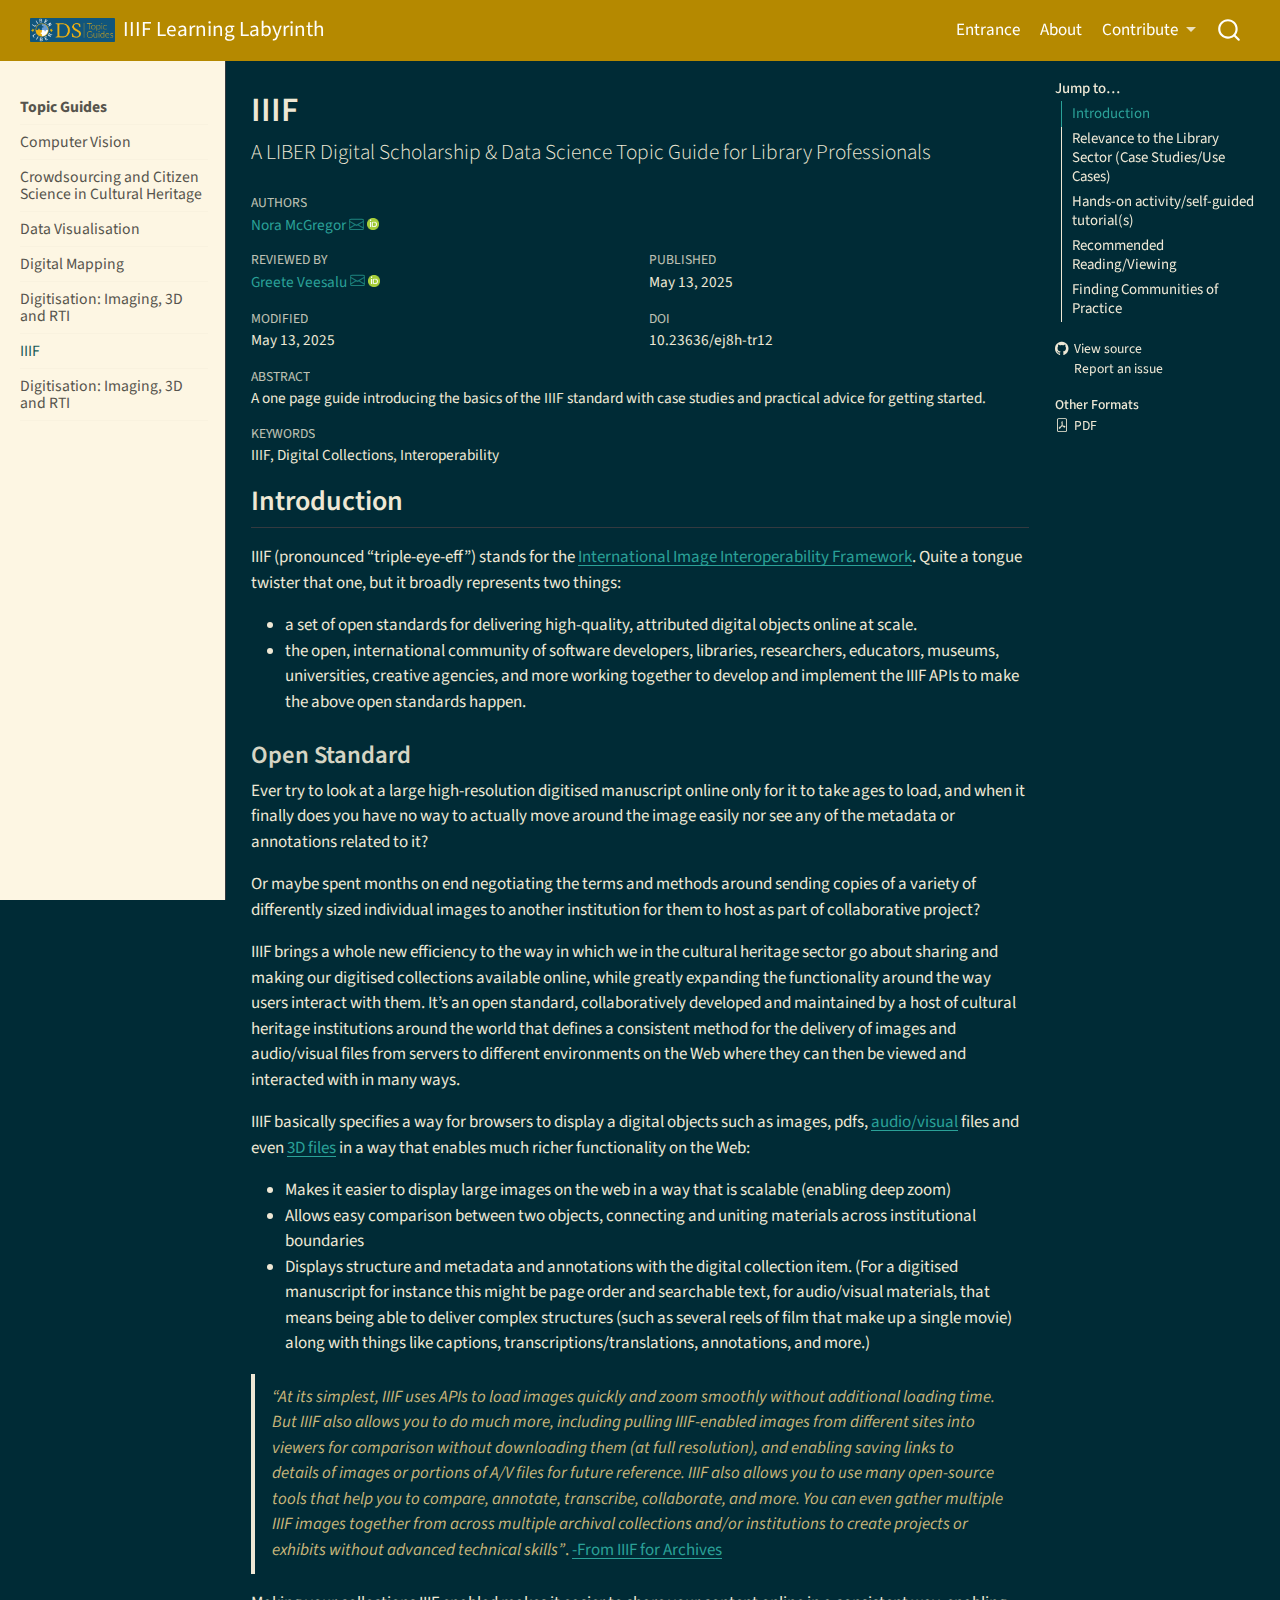
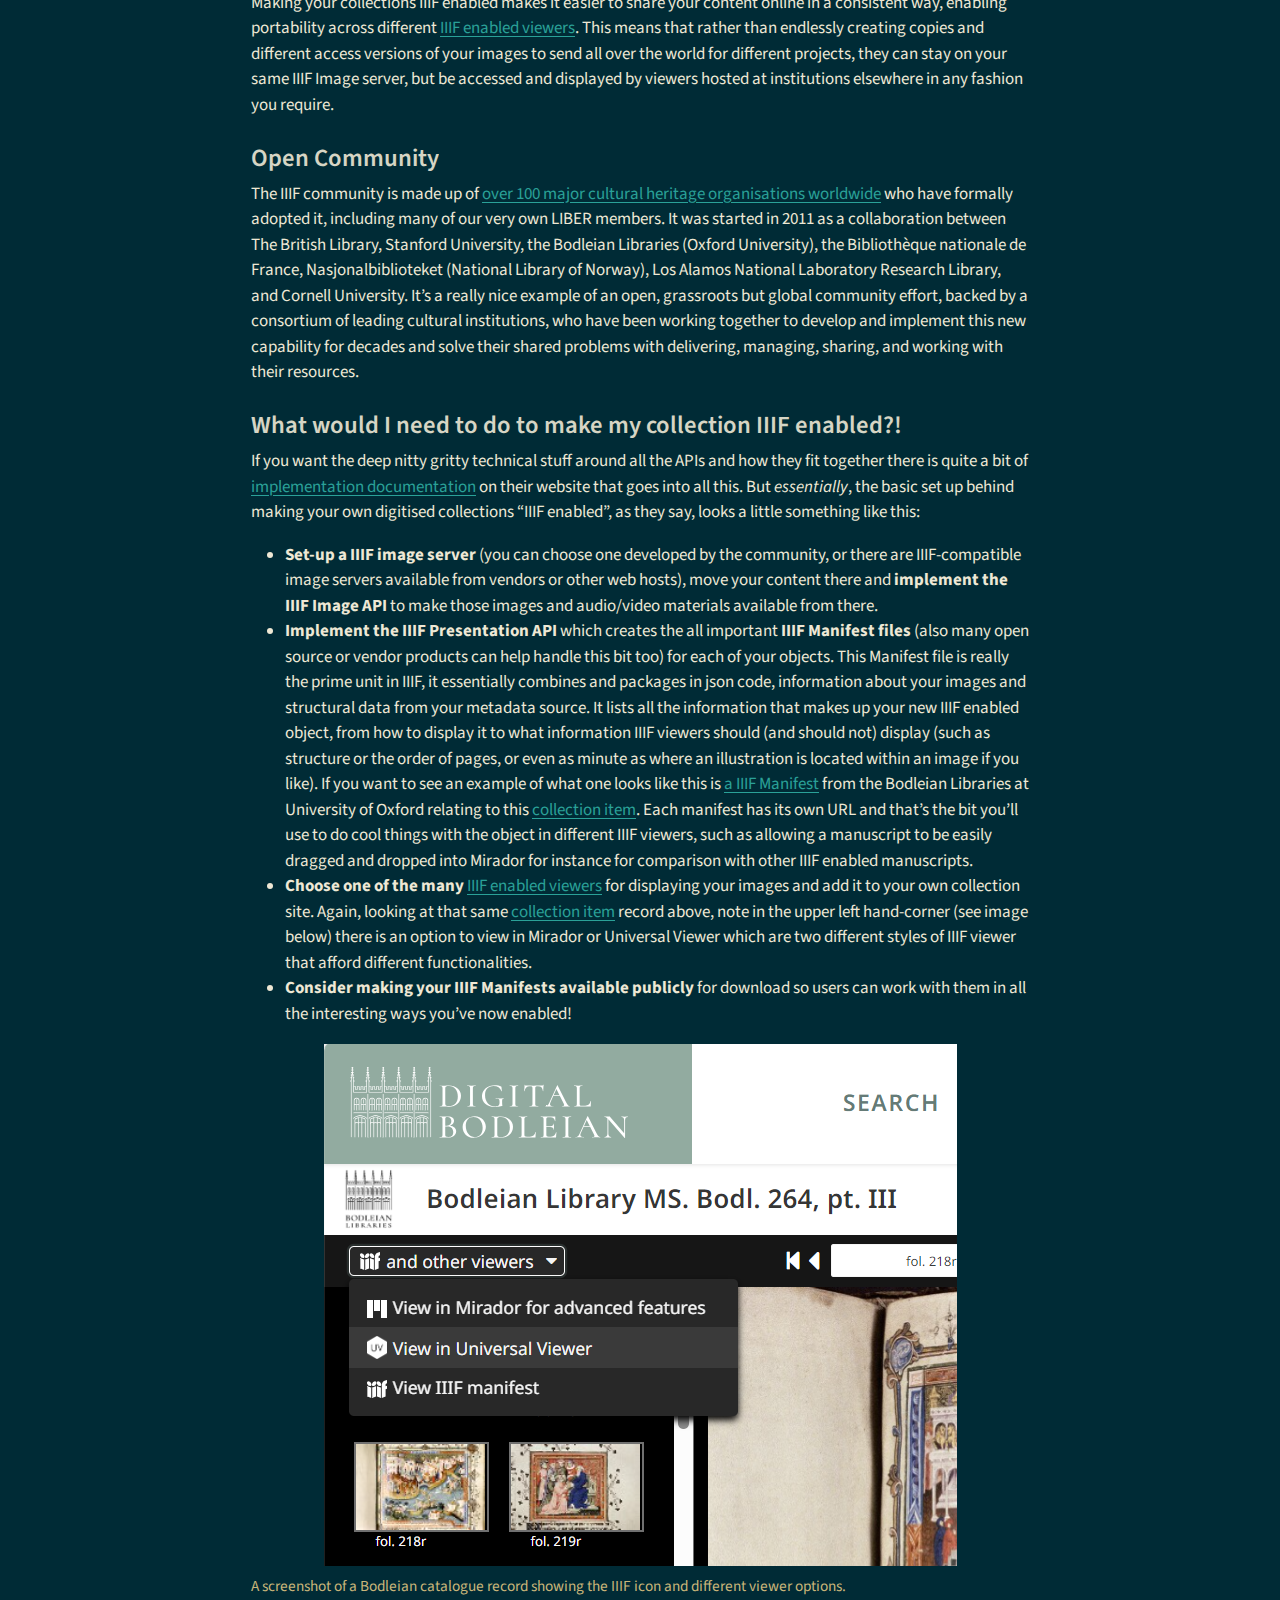
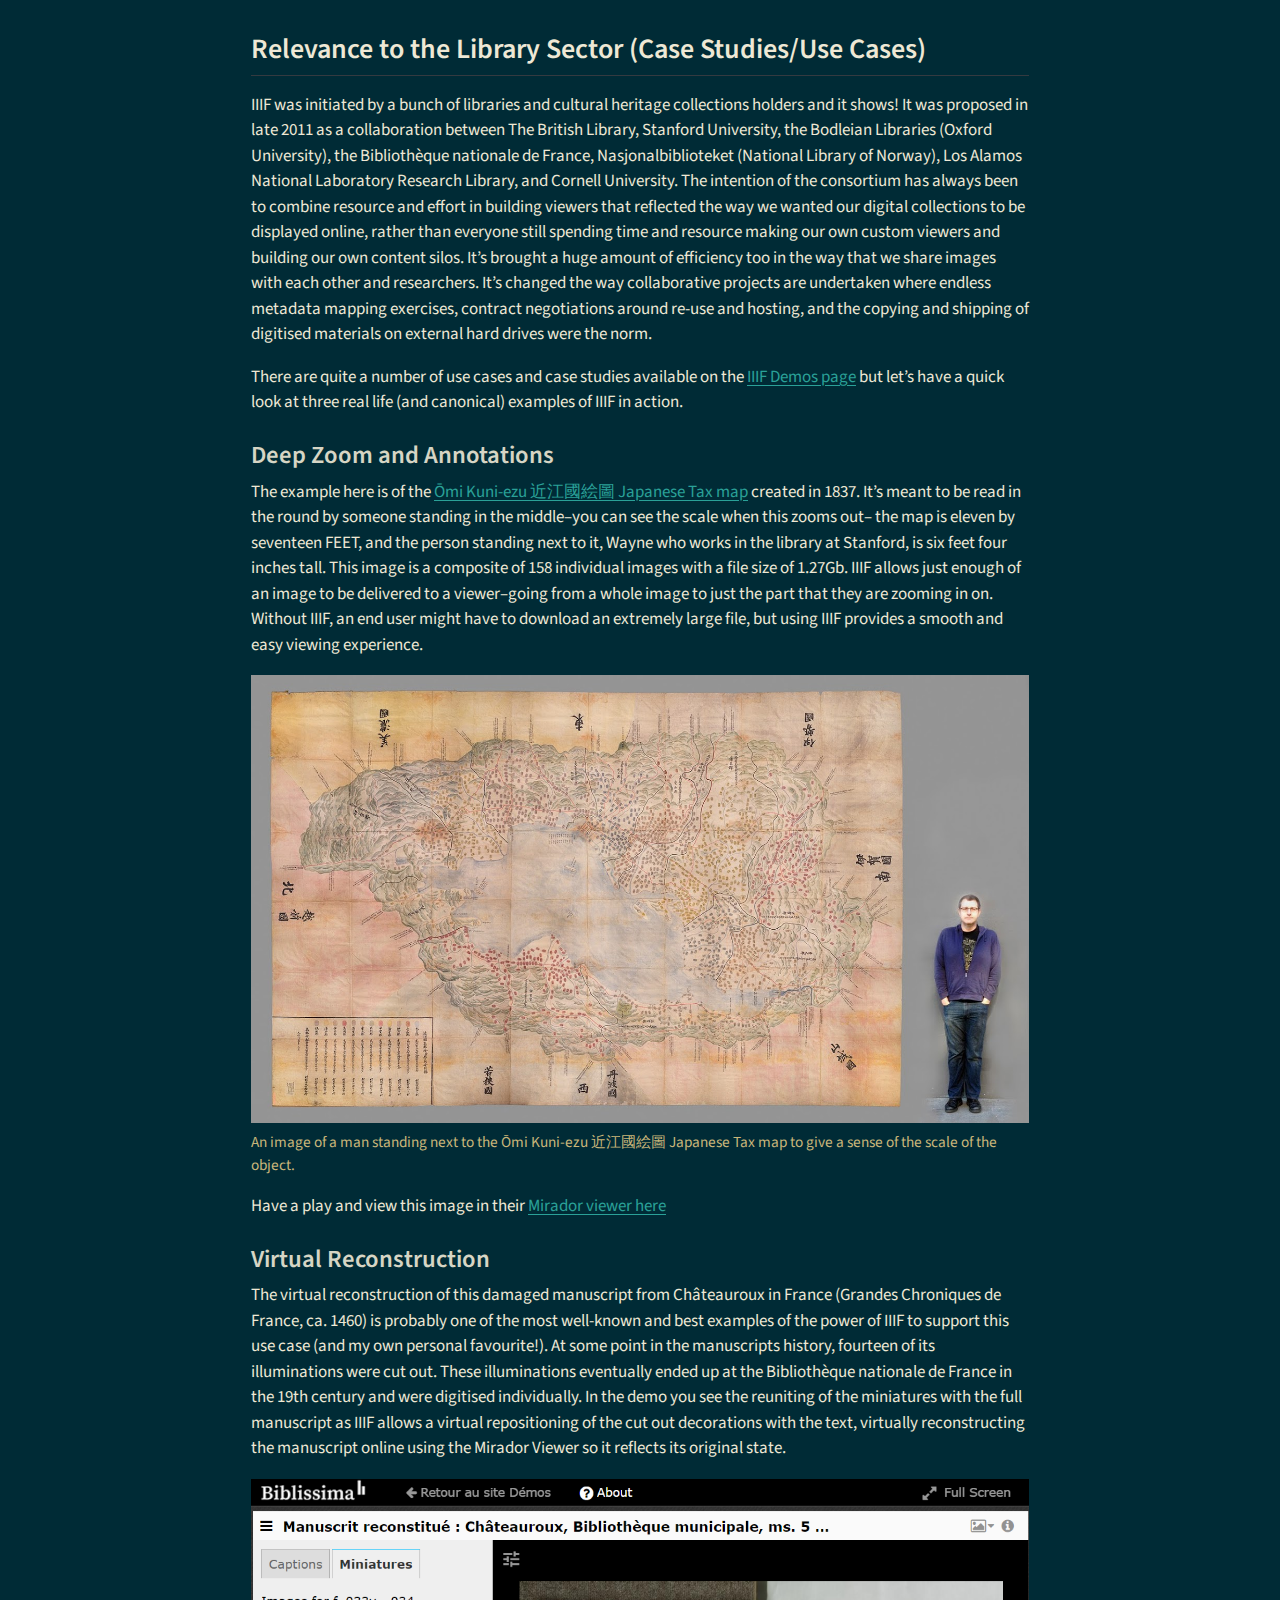
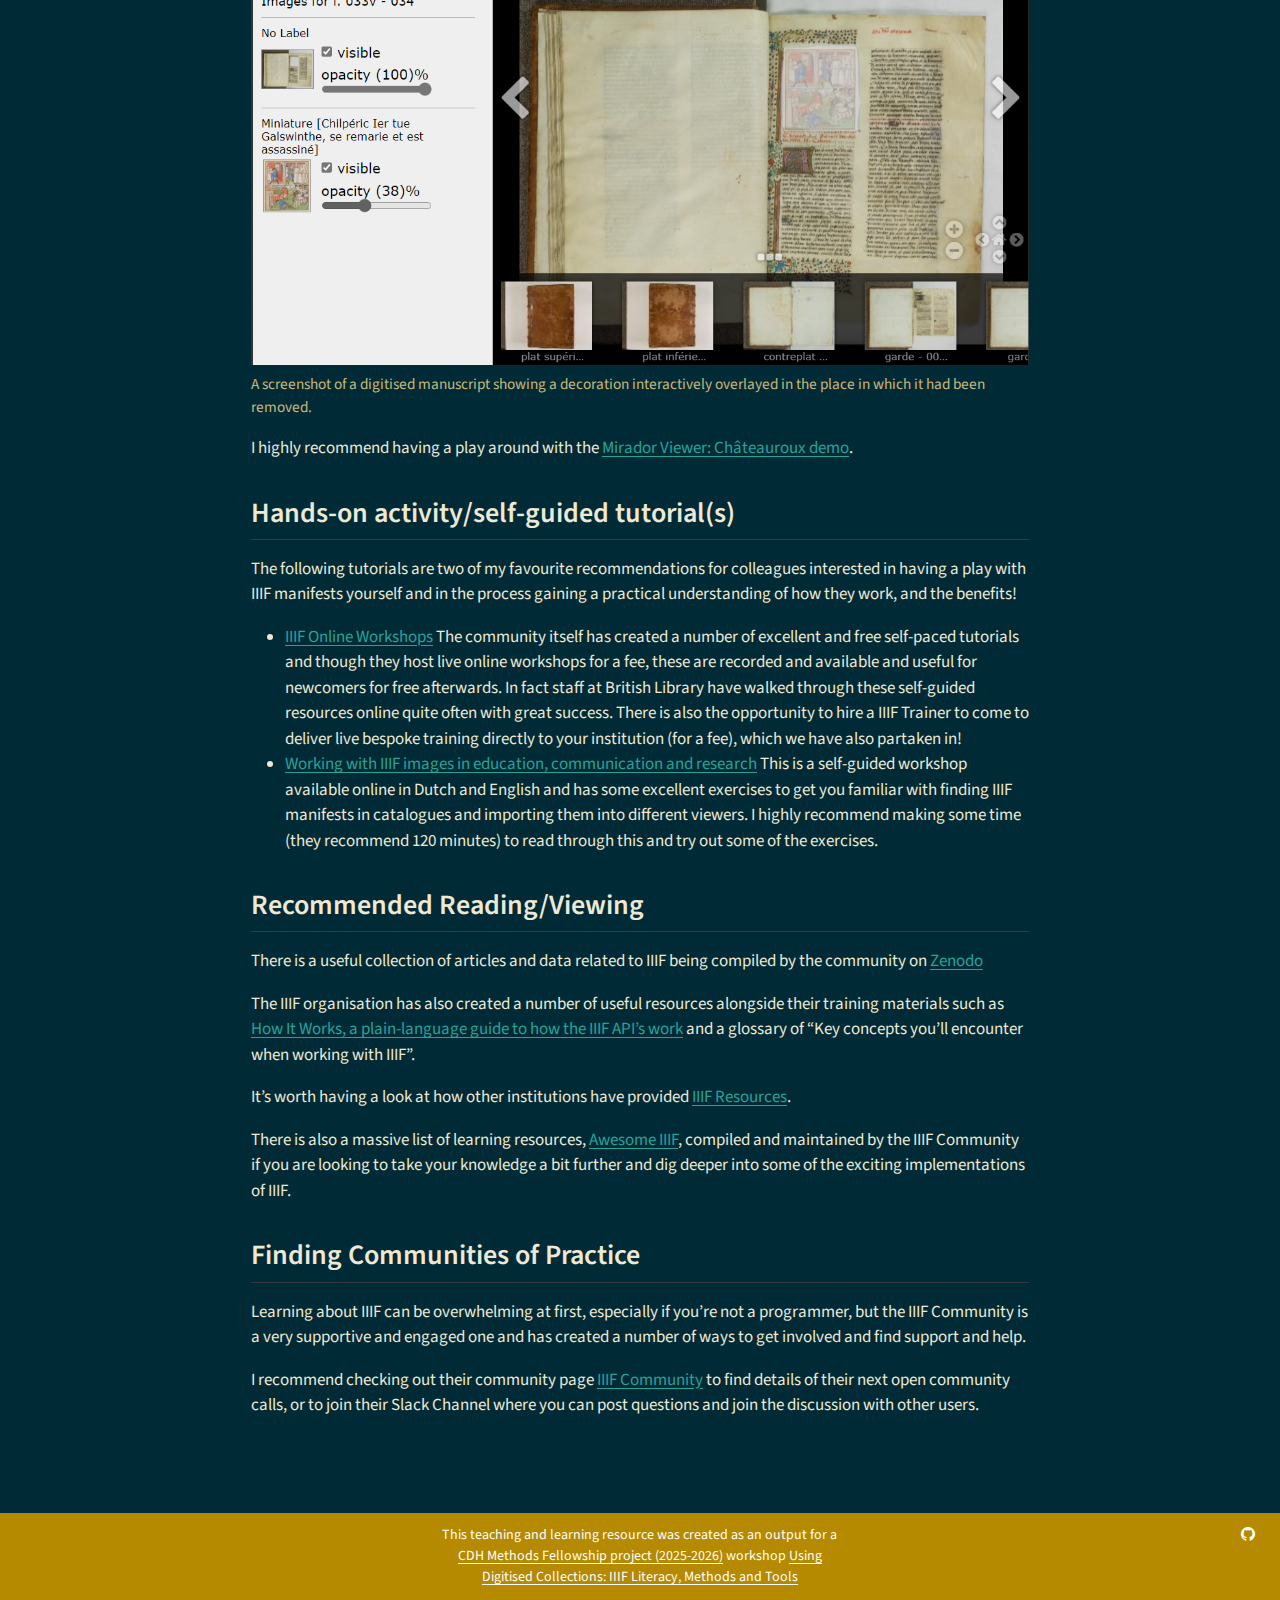
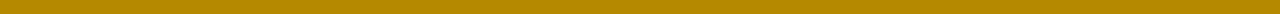
<file: book/docs/06-iiif.html>
<!DOCTYPE html>
<html xmlns="http://www.w3.org/1999/xhtml" lang="en" xml:lang="en"><head>

<meta charset="utf-8">
<meta name="generator" content="quarto-1.8.27">

<meta name="viewport" content="width=device-width, initial-scale=1.0, user-scalable=yes">

<meta name="author" content="Nora McGregor">
<meta name="dcterms.date" content="2025-05-13">
<meta name="keywords" content="IIIF, Digital Collections, Interoperability">

<title>IIIF – IIIF Learning Labyrinth</title>
<style>
code{white-space: pre-wrap;}
span.smallcaps{font-variant: small-caps;}
div.columns{display: flex; gap: min(4vw, 1.5em);}
div.column{flex: auto; overflow-x: auto;}
div.hanging-indent{margin-left: 1.5em; text-indent: -1.5em;}
ul.task-list{list-style: none;}
ul.task-list li input[type="checkbox"] {
  width: 0.8em;
  margin: 0 0.8em 0.2em -1em; /* quarto-specific, see https://github.com/quarto-dev/quarto-cli/issues/4556 */ 
  vertical-align: middle;
}
</style>


<script src="site_libs/quarto-nav/quarto-nav.js"></script>
<script src="site_libs/clipboard/clipboard.min.js"></script>
<script src="site_libs/quarto-search/autocomplete.umd.js"></script>
<script src="site_libs/quarto-search/fuse.min.js"></script>
<script src="site_libs/quarto-search/quarto-search.js"></script>
<meta name="quarto:offset" content="./">
<link href="./logo/favicon.ico" rel="icon">
<script src="site_libs/quarto-html/quarto.js" type="module"></script>
<script src="site_libs/quarto-html/tabsets/tabsets.js" type="module"></script>
<script src="site_libs/quarto-html/axe/axe-check.js" type="module"></script>
<script src="site_libs/quarto-html/popper.min.js"></script>
<script src="site_libs/quarto-html/tippy.umd.min.js"></script>
<script src="site_libs/quarto-html/anchor.min.js"></script>
<link href="site_libs/quarto-html/tippy.css" rel="stylesheet">
<link href="site_libs/quarto-html/quarto-syntax-highlighting-dark-4d9afe2b8d18ee9fa5d0d57b5ed4214d.css" rel="stylesheet" id="quarto-text-highlighting-styles">
<script src="site_libs/bootstrap/bootstrap.min.js"></script>
<link href="site_libs/bootstrap/bootstrap-icons.css" rel="stylesheet">
<link href="site_libs/bootstrap/bootstrap-4c4ae686be12a6805be0175683e26939.min.css" rel="stylesheet" append-hash="true" id="quarto-bootstrap" data-mode="dark">
<script id="quarto-search-options" type="application/json">{
  "location": "navbar",
  "copy-button": false,
  "collapse-after": 3,
  "panel-placement": "end",
  "type": "overlay",
  "limit": 50,
  "keyboard-shortcut": [
    "f",
    "/",
    "s"
  ],
  "show-item-context": false,
  "language": {
    "search-no-results-text": "No results",
    "search-matching-documents-text": "matching documents",
    "search-copy-link-title": "Copy link to search",
    "search-hide-matches-text": "Hide additional matches",
    "search-more-match-text": "more match in this document",
    "search-more-matches-text": "more matches in this document",
    "search-clear-button-title": "Clear",
    "search-text-placeholder": "Search",
    "search-detached-cancel-button-title": "Cancel",
    "search-submit-button-title": "Submit",
    "search-label": "Search"
  }
}</script>


</head>

<body class="nav-sidebar docked nav-fixed quarto-light">

<div id="quarto-search-results"></div>
  <header id="quarto-header" class="headroom fixed-top">
    <nav class="navbar navbar-expand-lg " data-bs-theme="dark">
      <div class="navbar-container container-fluid">
      <div class="navbar-brand-container mx-auto">
    <a href="./index.html" class="navbar-brand navbar-brand-logo">
    <img src="./logo/Liber-DS-logo-long-blue.png" alt="" class="navbar-logo light-content">
    <img src="./logo/Liber-DS-logo-long-blue.png" alt="" class="navbar-logo dark-content">
    </a>
    <a class="navbar-brand" href="./index.html">
    <span class="navbar-title">IIIF Learning Labyrinth</span>
    </a>
  </div>
            <div id="quarto-search" class="" title="Search"></div>
          <button class="navbar-toggler" type="button" data-bs-toggle="collapse" data-bs-target="#navbarCollapse" aria-controls="navbarCollapse" role="menu" aria-expanded="false" aria-label="Toggle navigation" onclick="if (window.quartoToggleHeadroom) { window.quartoToggleHeadroom(); }">
  <span class="navbar-toggler-icon"></span>
</button>
          <div class="collapse navbar-collapse" id="navbarCollapse">
            <ul class="navbar-nav navbar-nav-scroll ms-auto">
  <li class="nav-item">
    <a class="nav-link active" href="./topicguides.html" aria-current="page"> 
<span class="menu-text">Entrance</span></a>
  </li>  
  <li class="nav-item">
    <a class="nav-link" href="./project-overview.html"> 
<span class="menu-text">About</span></a>
  </li>  
  <li class="nav-item dropdown ">
    <a class="nav-link dropdown-toggle" href="#" id="nav-menu-contribute" role="link" data-bs-toggle="dropdown" aria-expanded="false">
 <span class="menu-text">Contribute</span>
    </a>
    <ul class="dropdown-menu dropdown-menu-end" aria-labelledby="nav-menu-contribute">    
        <li>
    <a class="dropdown-item" href="./contributing.html">
 <span class="dropdown-text">Contribute to our Project</span></a>
  </li>  
        <li>
    <a class="dropdown-item" href="./guidelines.html">
 <span class="dropdown-text">Author Guidance &amp; Style Guide</span></a>
  </li>  
        <li>
    <a class="dropdown-item" href="./licensing.html">
 <span class="dropdown-text">Licensing &amp; Re-use</span></a>
  </li>  
    </ul>
  </li>
</ul>
          </div> <!-- /navcollapse -->
            <div class="quarto-navbar-tools">
</div>
      </div> <!-- /container-fluid -->
    </nav>
  <nav class="quarto-secondary-nav">
    <div class="container-fluid d-flex">
      <button type="button" class="quarto-btn-toggle btn" data-bs-toggle="collapse" role="button" data-bs-target=".quarto-sidebar-collapse-item" aria-controls="quarto-sidebar" aria-expanded="false" aria-label="Toggle sidebar navigation" onclick="if (window.quartoToggleHeadroom) { window.quartoToggleHeadroom(); }">
        <i class="bi bi-layout-text-sidebar-reverse"></i>
      </button>
        <nav class="quarto-page-breadcrumbs" aria-label="breadcrumb"><ol class="breadcrumb"><li class="breadcrumb-item"><a href="./06-iiif.html">IIIF</a></li></ol></nav>
        <a class="flex-grow-1" role="navigation" data-bs-toggle="collapse" data-bs-target=".quarto-sidebar-collapse-item" aria-controls="quarto-sidebar" aria-expanded="false" aria-label="Toggle sidebar navigation" onclick="if (window.quartoToggleHeadroom) { window.quartoToggleHeadroom(); }">      
        </a>
    </div>
  </nav>
</header>
<!-- content -->
<div id="quarto-content" class="quarto-container page-columns page-rows-contents page-layout-article page-navbar">
<!-- sidebar -->
  <nav id="quarto-sidebar" class="sidebar collapse collapse-horizontal quarto-sidebar-collapse-item sidebar-navigation docked overflow-auto">
    <div class="sidebar-menu-container"> 
    <ul class="list-unstyled mt-1">
        <li class="sidebar-item">
  <div class="sidebar-item-container"> 
  <a href="./topicguides.html" class="sidebar-item-text sidebar-link">
 <span class="menu-text"><strong>Topic Guides</strong></span></a>
  </div>
</li>
        <li class="px-0"><hr class="sidebar-divider hi "></li>
        <li class="sidebar-item">
  <div class="sidebar-item-container"> 
  <a href="./01-computer-vision.html" class="sidebar-item-text sidebar-link">
 <span class="menu-text">Computer Vision</span></a>
  </div>
</li>
        <li class="px-0"><hr class="sidebar-divider hi "></li>
        <li class="sidebar-item">
  <div class="sidebar-item-container"> 
  <a href="./02-crowdsourcing.html" class="sidebar-item-text sidebar-link">
 <span class="menu-text">Crowdsourcing and Citizen Science in Cultural Heritage</span></a>
  </div>
</li>
        <li class="px-0"><hr class="sidebar-divider hi "></li>
        <li class="sidebar-item">
  <div class="sidebar-item-container"> 
  <a href="./03-dataviz.html" class="sidebar-item-text sidebar-link">
 <span class="menu-text">Data Visualisation</span></a>
  </div>
</li>
        <li class="px-0"><hr class="sidebar-divider hi "></li>
        <li class="sidebar-item">
  <div class="sidebar-item-container"> 
  <a href="./04-digitalmapping.html" class="sidebar-item-text sidebar-link">
 <span class="menu-text">Digital Mapping</span></a>
  </div>
</li>
        <li class="px-0"><hr class="sidebar-divider hi "></li>
        <li class="sidebar-item">
  <div class="sidebar-item-container"> 
  <a href="./05-digitisation.html" class="sidebar-item-text sidebar-link">
 <span class="menu-text">Digitisation: Imaging, 3D and RTI</span></a>
  </div>
</li>
        <li class="px-0"><hr class="sidebar-divider hi "></li>
        <li class="sidebar-item">
  <div class="sidebar-item-container"> 
  <a href="./06-iiif.html" class="sidebar-item-text sidebar-link active">
 <span class="menu-text">IIIF</span></a>
  </div>
</li>
        <li class="px-0"><hr class="sidebar-divider hi "></li>
        <li class="sidebar-item">
  <div class="sidebar-item-container"> 
  <a href="./07-digitisation.html" class="sidebar-item-text sidebar-link">
 <span class="menu-text">Digitisation: Imaging, 3D and RTI</span></a>
  </div>
</li>
        <li class="px-0"><hr class="sidebar-divider hi "></li>
    </ul>
    </div>
</nav>
<div id="quarto-sidebar-glass" class="quarto-sidebar-collapse-item" data-bs-toggle="collapse" data-bs-target=".quarto-sidebar-collapse-item"></div>
<!-- margin-sidebar -->
    <div id="quarto-margin-sidebar" class="sidebar margin-sidebar">
        <nav id="TOC" role="doc-toc" class="toc-active">
    <h2 id="toc-title">Jump to…</h2>
   
  <ul class="collapse">
  <li><a href="#introduction" id="toc-introduction" class="nav-link active" data-scroll-target="#introduction">Introduction</a></li>
  <li><a href="#relevance-to-the-library-sector-case-studiesuse-cases" id="toc-relevance-to-the-library-sector-case-studiesuse-cases" class="nav-link" data-scroll-target="#relevance-to-the-library-sector-case-studiesuse-cases">Relevance to the Library Sector (Case Studies/Use Cases)</a></li>
  <li><a href="#hands-on-activityself-guided-tutorials" id="toc-hands-on-activityself-guided-tutorials" class="nav-link" data-scroll-target="#hands-on-activityself-guided-tutorials">Hands-on activity/self-guided tutorial(s)</a></li>
  <li><a href="#recommended-readingviewing" id="toc-recommended-readingviewing" class="nav-link" data-scroll-target="#recommended-readingviewing">Recommended Reading/Viewing</a></li>
  <li><a href="#finding-communities-of-practice" id="toc-finding-communities-of-practice" class="nav-link" data-scroll-target="#finding-communities-of-practice">Finding Communities of Practice</a></li>
  </ul>
<div class="toc-actions"><ul class="collapse"><li><a href="https://github.com/IrisBox/IIIF-Learning-Labyrinth/blob/main/book/06-iiif.qmd" class="toc-action"><i class="bi bi-github"></i>View source</a></li><li><a href="https://github.com/IrisBox/IIIF-Learning-Labyrinth/issues/new" class="toc-action"><i class="bi empty"></i>Report an issue</a></li></ul></div><div class="quarto-alternate-formats"><h2>Other Formats</h2><ul><li><a href="06-iiif.pdf"><i class="bi bi-file-pdf"></i>PDF</a></li></ul></div></nav>
    </div>
<!-- main -->
<main class="content" id="quarto-document-content">

<header id="title-block-header" class="quarto-title-block default">
  <div class="quarto-title">
        <h1 class="title">IIIF</h1>
            <p class="subtitle lead">A LIBER Digital Scholarship &amp; Data Science Topic Guide for Library Professionals</p>
          </div>
    <div class="quarto-title-meta">

        <div class="quarto-title-meta-author" style="display: block; width: 100%; margin-left: 0; padding-left: 0; box-sizing: border-box; grid-column: 1 / -1; justify-self: start; text-align: left;">
            <div class="quarto-title-meta-heading">Authors</div>
            <div class="quarto-title-meta-contents">
                  <a href="https://libereurope.eu/member/nora-mcgregor/">Nora McGregor</a> <a href="mailto:digitalresearch@bl.uk" class="quarto-title-author-email"><i class="bi bi-envelope"></i></a> <a href="https://orcid.org/0000-0001-6560-5586" class="quarto-title-author-orcid"> <img src="[data-uri]"></a>       </div>
    </div>
         <div class="quarto-title-meta-reviewed-by">
      <div class="quarto-title-meta-heading">Reviewed By</div>
      <div class="quarto-title-meta-contents">
         <a href="https://libereurope.eu/member/greete-veesalu/">Greete Veesalu</a> <a href="mailto:greete.veesalu@rara.ee" class="quarto-title-author-email"><i class="bi bi-envelope"></i></a> <a href="https://orcid.org/0009-0002-6742-1873" class="quarto-title-author-orcid"> <img src="[data-uri]"></a>
        
      </div>
    </div>
    
        <div class="quarto-title-meta-date">
      <div class="quarto-title-meta-heading">Published</div>
      <div class="quarto-title-meta-contents">
        <p class="date">May 13, 2025</p>
      </div>
    </div>
            <div class="quarto-title-meta-modified-date">
      <div class="quarto-title-meta-heading">Modified</div>
      <div class="quarto-title-meta-contents">
        <p class="date-modified">May 13, 2025</p>
      </div>
    </div>
            <div class="quarto-title-meta-doi">
      <div class="quarto-title-meta-heading">DOI</div>
      <div class="quarto-title-meta-contents">
        <p class="doi">10.23636/ej8h-tr12</p>
      </div>
    </div>
      </div>
    <div class="abstract">
    <div class="quarto-title-meta-heading">Abstract</div>
    <div class="quarto-title-meta-contents">
      <p>A one page guide introducing the basics of the IIIF standard with case studies and practical advice for getting started.</p>
    </div>
  </div>
      <div class="quarto-title-meta-keywords">
    <div class="quarto-title-meta-heading">Keywords</div>
    <div class="quarto-title-meta-contents">
      <div class="text-keywords">
        <p>IIIF, Digital Collections, Interoperability</p>
      </div>
    </div>
  </div>
    </header>


<section id="introduction" class="level2">
<h2 class="anchored" data-anchor-id="introduction">Introduction</h2>
<p>IIIF (pronounced “triple-eye-eff”) stands for the <a href="https://iiif.io/">International Image Interoperability Framework</a>. Quite a tongue twister that one, but it broadly represents two things:</p>
<ul>
<li>a set of open standards for delivering high-quality, attributed digital objects online at scale.</li>
<li>the open, international community of software developers, libraries, researchers, educators, museums, universities, creative agencies, and more working together to develop and implement the IIIF APIs to make the above open standards happen.</li>
</ul>
<section id="open-standard" class="level3">
<h3 class="anchored" data-anchor-id="open-standard">Open Standard</h3>
<p>Ever try to look at a large high-resolution digitised manuscript online only for it to take ages to load, and when it finally does you have no way to actually move around the image easily nor see any of the metadata or annotations related to it?</p>
<p>Or maybe spent months on end negotiating the terms and methods around sending copies of a variety of differently sized individual images to another institution for them to host as part of collaborative project?</p>
<p>IIIF brings a whole new efficiency to the way in which we in the cultural heritage sector go about sharing and making our digitised collections available online, while greatly expanding the functionality around the way users interact with them. It’s an open standard, collaboratively developed and maintained by a host of cultural heritage institutions around the world that defines a consistent method for the delivery of images and audio/visual files from servers to different environments on the Web where they can then be viewed and interacted with in many ways.</p>
<p>IIIF basically specifies a way for browsers to display a digital objects such as images, pdfs, <a href="https://iiif.io/community/groups/av/">audio/visual</a> files and even <a href="https://iiif.io/community/groups/3d/">3D files</a> in a way that enables much richer functionality on the Web:</p>
<ul>
<li>Makes it easier to display large images on the web in a way that is scalable (enabling deep zoom)</li>
<li>Allows easy comparison between two objects, connecting and uniting materials across institutional boundaries</li>
<li>Displays structure and metadata and annotations with the digital collection item. (For a digitised manuscript for instance this might be page order and searchable text, for audio/visual materials, that means being able to deliver complex structures (such as several reels of film that make up a single movie) along with things like captions, transcriptions/translations, annotations, and more.)</li>
</ul>
<blockquote class="blockquote">
<p><em>“At its simplest, IIIF uses APIs to load images quickly and zoom smoothly without additional loading time. But IIIF also allows you to do much more, including pulling IIIF-enabled images from different sites into viewers for comparison without downloading them (at full resolution), and enabling saving links to details of images or portions of A/V files for future reference. IIIF also allows you to use many open-source tools that help you to compare, annotate, transcribe, collaborate, and more. You can even gather multiple IIIF images together from across multiple archival collections and/or institutions to create projects or exhibits without advanced technical skills”</em>. <a href="https://drive.google.com/file/d/1kw_M1XQ80h3QzWbIo8QYkL2Jt8YgZgEy/view">-From IIIF for Archives</a></p>
</blockquote>
<p>Making your collections IIIF enabled makes it easier to share your content online in a consistent way, enabling portability across different <a href="https://iiif.io/get-started/iiif-viewers/">IIIF enabled viewers</a>. This means that rather than endlessly creating copies and different access versions of your images to send all over the world for different projects, they can stay on your same IIIF Image server, but be accessed and displayed by viewers hosted at institutions elsewhere in any fashion you require.</p>
</section>
<section id="open-community" class="level3">
<h3 class="anchored" data-anchor-id="open-community">Open Community</h3>
<p>The IIIF community is made up of <a href="https://iiif.io/guides/finding_resources/">over 100 major cultural heritage organisations worldwide</a> who have formally adopted it, including many of our very own LIBER members. It was started in 2011 as a collaboration between The British Library, Stanford University, the Bodleian Libraries (Oxford University), the Bibliothèque nationale de France, Nasjonalbiblioteket (National Library of Norway), Los Alamos National Laboratory Research Library, and Cornell University. It’s a really nice example of an open, grassroots but global community effort, backed by a consortium of leading cultural institutions, who have been working together to develop and implement this new capability for decades and solve their shared problems with delivering, managing, sharing, and working with their resources.</p>
</section>
<section id="what-would-i-need-to-do-to-make-my-collection-iiif-enabled" class="level3">
<h3 class="anchored" data-anchor-id="what-would-i-need-to-do-to-make-my-collection-iiif-enabled">What would I need to do to make my collection IIIF enabled?!</h3>
<p>If you want the deep nitty gritty technical stuff around all the APIs and how they fit together there is quite a bit of <a href="https://iiif.io/get-started/#implementers">implementation documentation</a> on their website that goes into all this. But <em>essentially</em>, the basic set up behind making your own digitised collections “IIIF enabled”, as they say, looks a little something like this:</p>
<ul>
<li><strong>Set-up a IIIF image server</strong> (you can choose one developed by the community, or there are IIIF-compatible image servers available from vendors or other web hosts), move your content there and <strong>implement the IIIF Image API</strong> to make those images and audio/video materials available from there.</li>
<li><strong>Implement the IIIF Presentation API</strong> which creates the all important <strong>IIIF Manifest files</strong> (also many open source or vendor products can help handle this bit too) for each of your objects. This Manifest file is really the prime unit in IIIF, it essentially combines and packages in json code, information about your images and structural data from your metadata source. It lists all the information that makes up your new IIIF enabled object, from how to display it to what information IIIF viewers should (and should not) display (such as structure or the order of pages, or even as minute as where an illustration is located within an image if you like). If you want to see an example of what one looks like this is <a href="https://iiif.bodleian.ox.ac.uk/iiif/manifest/300f251d-1d9e-4212-b8e0-1a483bb26c43.json">a IIIF Manifest</a> from the Bodleian Libraries at University of Oxford relating to this <a href="https://digital.bodleian.ox.ac.uk/objects/300f251d-1d9e-4212-b8e0-1a483bb26c43/">collection item</a>. Each manifest has its own URL and that’s the bit you’ll use to do cool things with the object in different IIIF viewers, such as allowing a manuscript to be easily dragged and dropped into Mirador for instance for comparison with other IIIF enabled manuscripts.</li>
<li><strong>Choose one of the many <a href="https://iiif.io/get-started/iiif-viewers/">IIIF enabled viewers</a></strong> for displaying your images and add it to your own collection site. Again, looking at that same <a href="https://digital.bodleian.ox.ac.uk/objects/300f251d-1d9e-4212-b8e0-1a483bb26c43/">collection item</a> record above, note in the upper left hand-corner (see image below) there is an option to view in Mirador or Universal Viewer which are two different styles of IIIF viewer that afford different functionalities.</li>
<li><strong>Consider making your IIIF Manifests available publicly</strong> for download so users can work with them in all the interesting ways you’ve now enabled!</li>
</ul>
<div class="quarto-figure quarto-figure-center">
<figure class="figure">
<p><img src="images/iiifviewers.png" class="img-fluid figure-img"></p>
<figcaption>A screenshot of a Bodleian catalogue record showing the IIIF icon and different viewer options.</figcaption>
</figure>
</div>
</section>
</section>
<section id="relevance-to-the-library-sector-case-studiesuse-cases" class="level2">
<h2 class="anchored" data-anchor-id="relevance-to-the-library-sector-case-studiesuse-cases">Relevance to the Library Sector (Case Studies/Use Cases)</h2>
<p>IIIF was initiated by a bunch of libraries and cultural heritage collections holders and it shows! It was proposed in late 2011 as a collaboration between The British Library, Stanford University, the Bodleian Libraries (Oxford University), the Bibliothèque nationale de France, Nasjonalbiblioteket (National Library of Norway), Los Alamos National Laboratory Research Library, and Cornell University. The intention of the consortium has always been to combine resource and effort in building viewers that reflected the way we wanted our digital collections to be displayed online, rather than everyone still spending time and resource making our own custom viewers and building our own content silos. It’s brought a huge amount of efficiency too in the way that we share images with each other and researchers. It’s changed the way collaborative projects are undertaken where endless metadata mapping exercises, contract negotiations around re-use and hosting, and the copying and shipping of digitised materials on external hard drives were the norm.</p>
<p>There are quite a number of use cases and case studies available on the <a href="https://iiif.io/demos/">IIIF Demos page</a> but let’s have a quick look at three real life (and canonical) examples of IIIF in action.</p>
<section id="deep-zoom-and-annotations" class="level3">
<h3 class="anchored" data-anchor-id="deep-zoom-and-annotations">Deep Zoom and Annotations</h3>
<p>The example here is of the <a href="https://web.archive.org/web/20230527005027/https://library.stanford.edu/blogs/digital-library-blog/2015/11/adventures-oversized-imaging-digitizing-omi-kuni-ezu-jin-jiang">Ōmi Kuni-ezu 近江國絵圖 Japanese Tax map</a> created in 1837. It’s meant to be read in the round by someone standing in the middle–you can see the scale when this zooms out– the map is eleven by seventeen FEET, and the person standing next to it, Wayne who works in the library at Stanford, is six feet four inches tall. This image is a composite of 158 individual images with a file size of 1.27Gb. IIIF allows just enough of an image to be delivered to a viewer–going from a whole image to just the part that they are zooming in on. Without IIIF, an end user might have to download an extremely large file, but using IIIF provides a smooth and easy viewing experience.</p>
<div class="quarto-figure quarto-figure-center">
<figure class="figure">
<p><img src="images/JapaneseMap.jpg" class="img-fluid figure-img"></p>
<figcaption>An image of a man standing next to the Ōmi Kuni-ezu 近江國絵圖 Japanese Tax map to give a sense of the scale of the object.</figcaption>
</figure>
</div>
<p>Have a play and view this image in their <a href="https://purl.stanford.edu/hs631zg4177">Mirador viewer here</a></p>
</section>
<section id="virtual-reconstruction" class="level3">
<h3 class="anchored" data-anchor-id="virtual-reconstruction">Virtual Reconstruction</h3>
<p>The virtual reconstruction of this damaged manuscript from Châteauroux in France (Grandes Chroniques de France, ca. 1460) is probably one of the most well-known and best examples of the power of IIIF to support this use case (and my own personal favourite!). At some point in the manuscripts history, fourteen of its illuminations were cut out. These illuminations eventually ended up at the Bibliothèque nationale de France in the 19th century and were digitised individually. In the demo you see the reuniting of the miniatures with the full manuscript as IIIF allows a virtual repositioning of the cut out decorations with the text, virtually reconstructing the manuscript online using the Mirador Viewer so it reflects its original state.</p>
<div class="quarto-figure quarto-figure-center">
<figure class="figure">
<p><img src="images/miniatures.png" class="img-fluid figure-img"></p>
<figcaption>A screenshot of a digitised manuscript showing a decoration interactively overlayed in the place in which it had been removed.</figcaption>
</figure>
</div>
<p>I highly recommend having a play around with the <a href="https://demos.biblissima.fr/chateauroux/demo/">Mirador Viewer: Châteauroux demo</a>.</p>
</section>
</section>
<section id="hands-on-activityself-guided-tutorials" class="level2">
<h2 class="anchored" data-anchor-id="hands-on-activityself-guided-tutorials">Hands-on activity/self-guided tutorial(s)</h2>
<p>The following tutorials are two of my favourite recommendations for colleagues interested in having a play with IIIF manifests yourself and in the process gaining a practical understanding of how they work, and the benefits!</p>
<ul>
<li><a href="https://training.iiif.io/iiif-online-workshop/">IIIF Online Workshops</a> The community itself has created a number of excellent and free self-paced tutorials and though they host live online workshops for a fee, these are recorded and available and useful for newcomers for free afterwards. In fact staff at British Library have walked through these self-guided resources online quite often with great success. There is also the opportunity to hire a IIIF Trainer to come to deliver live bespoke training directly to your institution (for a fee), which we have also partaken in!</li>
<li><a href="https://www.mmmonk.be/en/about-iiif/workshops">Working with IIIF images in education, communication and research</a> This is a self-guided workshop available online in Dutch and English and has some excellent exercises to get you familiar with finding IIIF manifests in catalogues and importing them into different viewers. I highly recommend making some time (they recommend 120 minutes) to read through this and try out some of the exercises.</li>
</ul>
</section>
<section id="recommended-readingviewing" class="level2">
<h2 class="anchored" data-anchor-id="recommended-readingviewing">Recommended Reading/Viewing</h2>
<p>There is a useful collection of articles and data related to IIIF being compiled by the community on <a href="https://zenodo.org/communities/iiif/records?q=&amp;l=list&amp;p=1&amp;s=10&amp;sort=newest">Zenodo</a></p>
<p>The IIIF organisation has also created a number of useful resources alongside their training materials such as <a href="https://iiif.io/get-started/how-iiif-works/">How It Works, a plain-language guide to how the IIIF API’s work</a> and a glossary of “Key concepts you’ll encounter when working with IIIF”.</p>
<p>It’s worth having a look at how other institutions have provided <a href="https://iiif.io/guides/finding_resources/">IIIF Resources</a>.</p>
<p>There is also a massive list of learning resources, <a href="https://github.com/IIIF/awesome-iiif">Awesome IIIF</a>, compiled and maintained by the IIIF Community if you are looking to take your knowledge a bit further and dig deeper into some of the exciting implementations of IIIF.</p>
</section>
<section id="finding-communities-of-practice" class="level2">
<h2 class="anchored" data-anchor-id="finding-communities-of-practice">Finding Communities of Practice</h2>
<p>Learning about IIIF can be overwhelming at first, especially if you’re not a programmer, but the IIIF Community is a very supportive and engaged one and has created a number of ways to get involved and find support and help.</p>
<p>I recommend checking out their community page <a href="https://iiif.io/community/">IIIF Community</a> to find details of their next open community calls, or to join their Slack Channel where you can post questions and join the discussion with other users.</p>


</section>

</main> <!-- /main -->
<script id="quarto-html-after-body" type="application/javascript">
  window.document.addEventListener("DOMContentLoaded", function (event) {
    const icon = "";
    const anchorJS = new window.AnchorJS();
    anchorJS.options = {
      placement: 'right',
      icon: icon
    };
    anchorJS.add('.anchored');
    const isCodeAnnotation = (el) => {
      for (const clz of el.classList) {
        if (clz.startsWith('code-annotation-')) {                     
          return true;
        }
      }
      return false;
    }
    const onCopySuccess = function(e) {
      // button target
      const button = e.trigger;
      // don't keep focus
      button.blur();
      // flash "checked"
      button.classList.add('code-copy-button-checked');
      var currentTitle = button.getAttribute("title");
      button.setAttribute("title", "Copied!");
      let tooltip;
      if (window.bootstrap) {
        button.setAttribute("data-bs-toggle", "tooltip");
        button.setAttribute("data-bs-placement", "left");
        button.setAttribute("data-bs-title", "Copied!");
        tooltip = new bootstrap.Tooltip(button, 
          { trigger: "manual", 
            customClass: "code-copy-button-tooltip",
            offset: [0, -8]});
        tooltip.show();    
      }
      setTimeout(function() {
        if (tooltip) {
          tooltip.hide();
          button.removeAttribute("data-bs-title");
          button.removeAttribute("data-bs-toggle");
          button.removeAttribute("data-bs-placement");
        }
        button.setAttribute("title", currentTitle);
        button.classList.remove('code-copy-button-checked');
      }, 1000);
      // clear code selection
      e.clearSelection();
    }
    const getTextToCopy = function(trigger) {
      const outerScaffold = trigger.parentElement.cloneNode(true);
      const codeEl = outerScaffold.querySelector('code');
      for (const childEl of codeEl.children) {
        if (isCodeAnnotation(childEl)) {
          childEl.remove();
        }
      }
      return codeEl.innerText;
    }
    const clipboard = new window.ClipboardJS('.code-copy-button:not([data-in-quarto-modal])', {
      text: getTextToCopy
    });
    clipboard.on('success', onCopySuccess);
    if (window.document.getElementById('quarto-embedded-source-code-modal')) {
      const clipboardModal = new window.ClipboardJS('.code-copy-button[data-in-quarto-modal]', {
        text: getTextToCopy,
        container: window.document.getElementById('quarto-embedded-source-code-modal')
      });
      clipboardModal.on('success', onCopySuccess);
    }
      var localhostRegex = new RegExp(/^(?:http|https):\/\/localhost\:?[0-9]*\//);
      var mailtoRegex = new RegExp(/^mailto:/);
        var filterRegex = new RegExp('/' + window.location.host + '/');
      var isInternal = (href) => {
          return filterRegex.test(href) || localhostRegex.test(href) || mailtoRegex.test(href);
      }
      // Inspect non-navigation links and adorn them if external
     var links = window.document.querySelectorAll('a[href]:not(.nav-link):not(.navbar-brand):not(.toc-action):not(.sidebar-link):not(.sidebar-item-toggle):not(.pagination-link):not(.no-external):not([aria-hidden]):not(.dropdown-item):not(.quarto-navigation-tool):not(.about-link)');
      for (var i=0; i<links.length; i++) {
        const link = links[i];
        if (!isInternal(link.href)) {
          // undo the damage that might have been done by quarto-nav.js in the case of
          // links that we want to consider external
          if (link.dataset.originalHref !== undefined) {
            link.href = link.dataset.originalHref;
          }
        }
      }
    function tippyHover(el, contentFn, onTriggerFn, onUntriggerFn) {
      const config = {
        allowHTML: true,
        maxWidth: 500,
        delay: 100,
        arrow: false,
        appendTo: function(el) {
            return el.parentElement;
        },
        interactive: true,
        interactiveBorder: 10,
        theme: 'quarto',
        placement: 'bottom-start',
      };
      if (contentFn) {
        config.content = contentFn;
      }
      if (onTriggerFn) {
        config.onTrigger = onTriggerFn;
      }
      if (onUntriggerFn) {
        config.onUntrigger = onUntriggerFn;
      }
      window.tippy(el, config); 
    }
    const noterefs = window.document.querySelectorAll('a[role="doc-noteref"]');
    for (var i=0; i<noterefs.length; i++) {
      const ref = noterefs[i];
      tippyHover(ref, function() {
        // use id or data attribute instead here
        let href = ref.getAttribute('data-footnote-href') || ref.getAttribute('href');
        try { href = new URL(href).hash; } catch {}
        const id = href.replace(/^#\/?/, "");
        const note = window.document.getElementById(id);
        if (note) {
          return note.innerHTML;
        } else {
          return "";
        }
      });
    }
    const xrefs = window.document.querySelectorAll('a.quarto-xref');
    const processXRef = (id, note) => {
      // Strip column container classes
      const stripColumnClz = (el) => {
        el.classList.remove("page-full", "page-columns");
        if (el.children) {
          for (const child of el.children) {
            stripColumnClz(child);
          }
        }
      }
      stripColumnClz(note)
      if (id === null || id.startsWith('sec-')) {
        // Special case sections, only their first couple elements
        const container = document.createElement("div");
        if (note.children && note.children.length > 2) {
          container.appendChild(note.children[0].cloneNode(true));
          for (let i = 1; i < note.children.length; i++) {
            const child = note.children[i];
            if (child.tagName === "P" && child.innerText === "") {
              continue;
            } else {
              container.appendChild(child.cloneNode(true));
              break;
            }
          }
          if (window.Quarto?.typesetMath) {
            window.Quarto.typesetMath(container);
          }
          return container.innerHTML
        } else {
          if (window.Quarto?.typesetMath) {
            window.Quarto.typesetMath(note);
          }
          return note.innerHTML;
        }
      } else {
        // Remove any anchor links if they are present
        const anchorLink = note.querySelector('a.anchorjs-link');
        if (anchorLink) {
          anchorLink.remove();
        }
        if (window.Quarto?.typesetMath) {
          window.Quarto.typesetMath(note);
        }
        if (note.classList.contains("callout")) {
          return note.outerHTML;
        } else {
          return note.innerHTML;
        }
      }
    }
    for (var i=0; i<xrefs.length; i++) {
      const xref = xrefs[i];
      tippyHover(xref, undefined, function(instance) {
        instance.disable();
        let url = xref.getAttribute('href');
        let hash = undefined; 
        if (url.startsWith('#')) {
          hash = url;
        } else {
          try { hash = new URL(url).hash; } catch {}
        }
        if (hash) {
          const id = hash.replace(/^#\/?/, "");
          const note = window.document.getElementById(id);
          if (note !== null) {
            try {
              const html = processXRef(id, note.cloneNode(true));
              instance.setContent(html);
            } finally {
              instance.enable();
              instance.show();
            }
          } else {
            // See if we can fetch this
            fetch(url.split('#')[0])
            .then(res => res.text())
            .then(html => {
              const parser = new DOMParser();
              const htmlDoc = parser.parseFromString(html, "text/html");
              const note = htmlDoc.getElementById(id);
              if (note !== null) {
                const html = processXRef(id, note);
                instance.setContent(html);
              } 
            }).finally(() => {
              instance.enable();
              instance.show();
            });
          }
        } else {
          // See if we can fetch a full url (with no hash to target)
          // This is a special case and we should probably do some content thinning / targeting
          fetch(url)
          .then(res => res.text())
          .then(html => {
            const parser = new DOMParser();
            const htmlDoc = parser.parseFromString(html, "text/html");
            const note = htmlDoc.querySelector('main.content');
            if (note !== null) {
              // This should only happen for chapter cross references
              // (since there is no id in the URL)
              // remove the first header
              if (note.children.length > 0 && note.children[0].tagName === "HEADER") {
                note.children[0].remove();
              }
              const html = processXRef(null, note);
              instance.setContent(html);
            } 
          }).finally(() => {
            instance.enable();
            instance.show();
          });
        }
      }, function(instance) {
      });
    }
        let selectedAnnoteEl;
        const selectorForAnnotation = ( cell, annotation) => {
          let cellAttr = 'data-code-cell="' + cell + '"';
          let lineAttr = 'data-code-annotation="' +  annotation + '"';
          const selector = 'span[' + cellAttr + '][' + lineAttr + ']';
          return selector;
        }
        const selectCodeLines = (annoteEl) => {
          const doc = window.document;
          const targetCell = annoteEl.getAttribute("data-target-cell");
          const targetAnnotation = annoteEl.getAttribute("data-target-annotation");
          const annoteSpan = window.document.querySelector(selectorForAnnotation(targetCell, targetAnnotation));
          const lines = annoteSpan.getAttribute("data-code-lines").split(",");
          const lineIds = lines.map((line) => {
            return targetCell + "-" + line;
          })
          let top = null;
          let height = null;
          let parent = null;
          if (lineIds.length > 0) {
              //compute the position of the single el (top and bottom and make a div)
              const el = window.document.getElementById(lineIds[0]);
              top = el.offsetTop;
              height = el.offsetHeight;
              parent = el.parentElement.parentElement;
            if (lineIds.length > 1) {
              const lastEl = window.document.getElementById(lineIds[lineIds.length - 1]);
              const bottom = lastEl.offsetTop + lastEl.offsetHeight;
              height = bottom - top;
            }
            if (top !== null && height !== null && parent !== null) {
              // cook up a div (if necessary) and position it 
              let div = window.document.getElementById("code-annotation-line-highlight");
              if (div === null) {
                div = window.document.createElement("div");
                div.setAttribute("id", "code-annotation-line-highlight");
                div.style.position = 'absolute';
                parent.appendChild(div);
              }
              div.style.top = top - 2 + "px";
              div.style.height = height + 4 + "px";
              div.style.left = 0;
              let gutterDiv = window.document.getElementById("code-annotation-line-highlight-gutter");
              if (gutterDiv === null) {
                gutterDiv = window.document.createElement("div");
                gutterDiv.setAttribute("id", "code-annotation-line-highlight-gutter");
                gutterDiv.style.position = 'absolute';
                const codeCell = window.document.getElementById(targetCell);
                const gutter = codeCell.querySelector('.code-annotation-gutter');
                gutter.appendChild(gutterDiv);
              }
              gutterDiv.style.top = top - 2 + "px";
              gutterDiv.style.height = height + 4 + "px";
            }
            selectedAnnoteEl = annoteEl;
          }
        };
        const unselectCodeLines = () => {
          const elementsIds = ["code-annotation-line-highlight", "code-annotation-line-highlight-gutter"];
          elementsIds.forEach((elId) => {
            const div = window.document.getElementById(elId);
            if (div) {
              div.remove();
            }
          });
          selectedAnnoteEl = undefined;
        };
          // Handle positioning of the toggle
      window.addEventListener(
        "resize",
        throttle(() => {
          elRect = undefined;
          if (selectedAnnoteEl) {
            selectCodeLines(selectedAnnoteEl);
          }
        }, 10)
      );
      function throttle(fn, ms) {
      let throttle = false;
      let timer;
        return (...args) => {
          if(!throttle) { // first call gets through
              fn.apply(this, args);
              throttle = true;
          } else { // all the others get throttled
              if(timer) clearTimeout(timer); // cancel #2
              timer = setTimeout(() => {
                fn.apply(this, args);
                timer = throttle = false;
              }, ms);
          }
        };
      }
        // Attach click handler to the DT
        const annoteDls = window.document.querySelectorAll('dt[data-target-cell]');
        for (const annoteDlNode of annoteDls) {
          annoteDlNode.addEventListener('click', (event) => {
            const clickedEl = event.target;
            if (clickedEl !== selectedAnnoteEl) {
              unselectCodeLines();
              const activeEl = window.document.querySelector('dt[data-target-cell].code-annotation-active');
              if (activeEl) {
                activeEl.classList.remove('code-annotation-active');
              }
              selectCodeLines(clickedEl);
              clickedEl.classList.add('code-annotation-active');
            } else {
              // Unselect the line
              unselectCodeLines();
              clickedEl.classList.remove('code-annotation-active');
            }
          });
        }
    const findCites = (el) => {
      const parentEl = el.parentElement;
      if (parentEl) {
        const cites = parentEl.dataset.cites;
        if (cites) {
          return {
            el,
            cites: cites.split(' ')
          };
        } else {
          return findCites(el.parentElement)
        }
      } else {
        return undefined;
      }
    };
    var bibliorefs = window.document.querySelectorAll('a[role="doc-biblioref"]');
    for (var i=0; i<bibliorefs.length; i++) {
      const ref = bibliorefs[i];
      const citeInfo = findCites(ref);
      if (citeInfo) {
        tippyHover(citeInfo.el, function() {
          var popup = window.document.createElement('div');
          citeInfo.cites.forEach(function(cite) {
            var citeDiv = window.document.createElement('div');
            citeDiv.classList.add('hanging-indent');
            citeDiv.classList.add('csl-entry');
            var biblioDiv = window.document.getElementById('ref-' + cite);
            if (biblioDiv) {
              citeDiv.innerHTML = biblioDiv.innerHTML;
            }
            popup.appendChild(citeDiv);
          });
          return popup.innerHTML;
        });
      }
    }
  });
  </script>
</div> <!-- /content -->
<footer class="footer">
  <div class="nav-footer">
    <div class="nav-footer-left">
      &nbsp;
    </div>   
    <div class="nav-footer-center">
<p>This teaching and learning resource was created as an output for a <a href="www.cdh.cam.ac.uk/learning/methods-fellowships-2025-26/">CDH Methods Fellowship project (2025-2026)</a> workshop <a href="https://www.cdh.cam.ac.uk/events/40307">Using Digitised Collections: IIIF Literacy, Methods and Tools</a></p>
<div class="toc-actions d-sm-block d-md-none"><ul><li><a href="https://github.com/IrisBox/IIIF-Learning-Labyrinth/blob/main/book/06-iiif.qmd" class="toc-action"><i class="bi bi-github"></i>View source</a></li><li><a href="https://github.com/IrisBox/IIIF-Learning-Labyrinth/issues/new" class="toc-action"><i class="bi empty"></i>Report an issue</a></li></ul></div></div>
    <div class="nav-footer-right">
      <ul class="footer-items list-unstyled">
    <li class="nav-item compact">
    <a class="nav-link" href="https://github.com/libereurope/ds-topic-guides">
      <i class="bi bi-github" role="img">
</i> 
    </a>
  </li>  
</ul>
    </div>
  </div>
</footer>




</body></html>
</file>
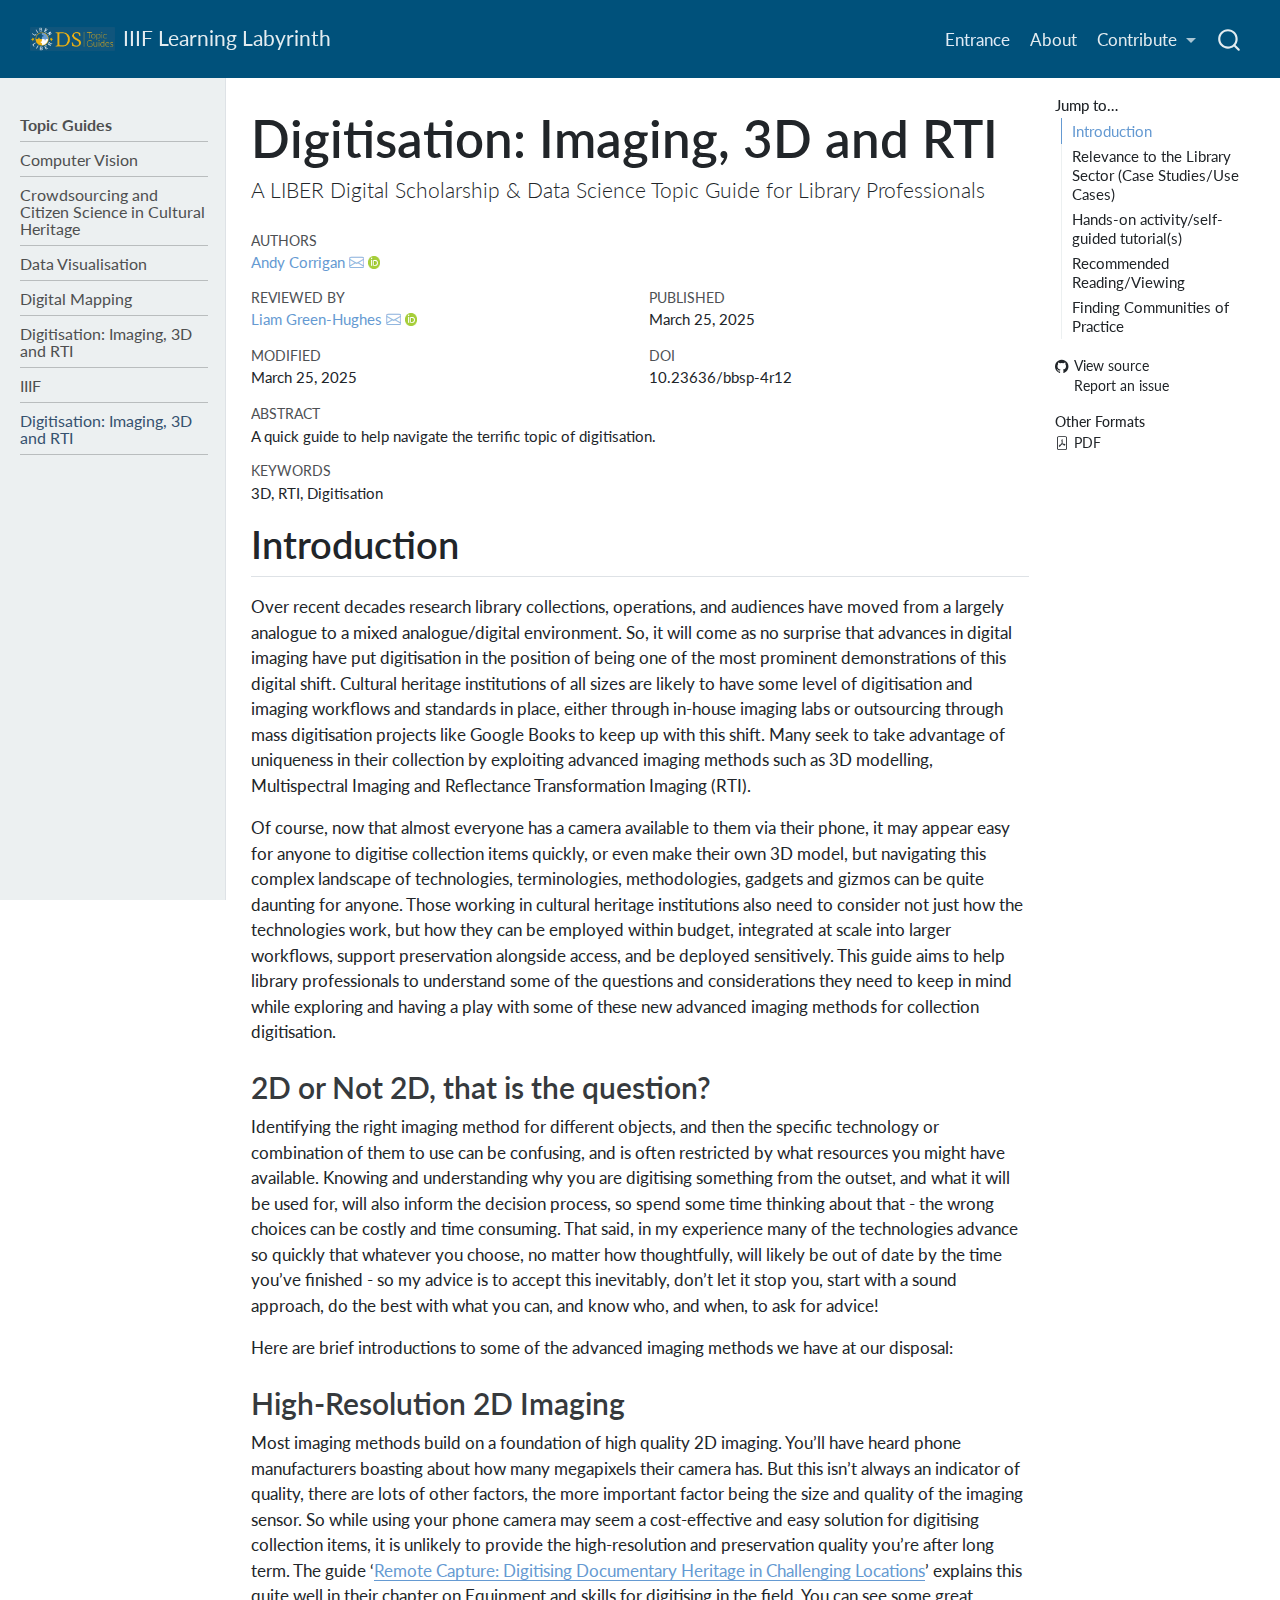
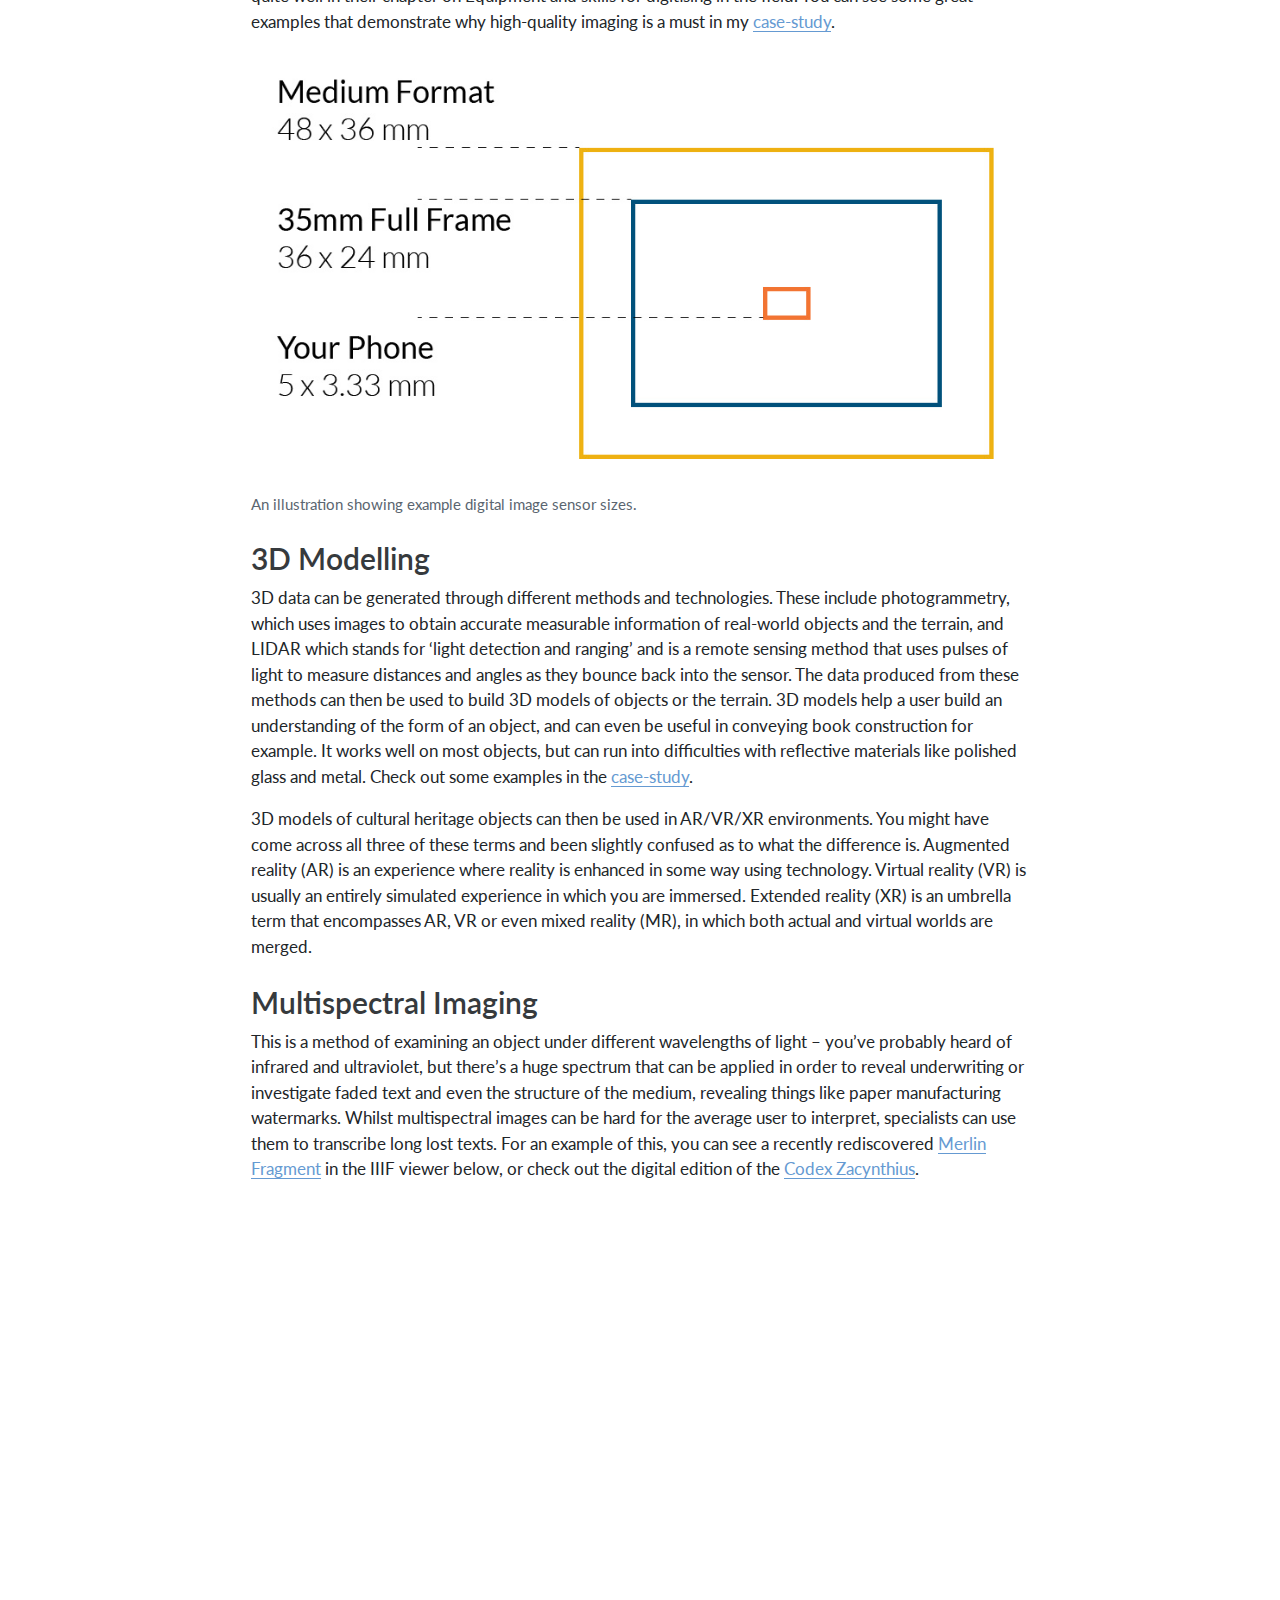
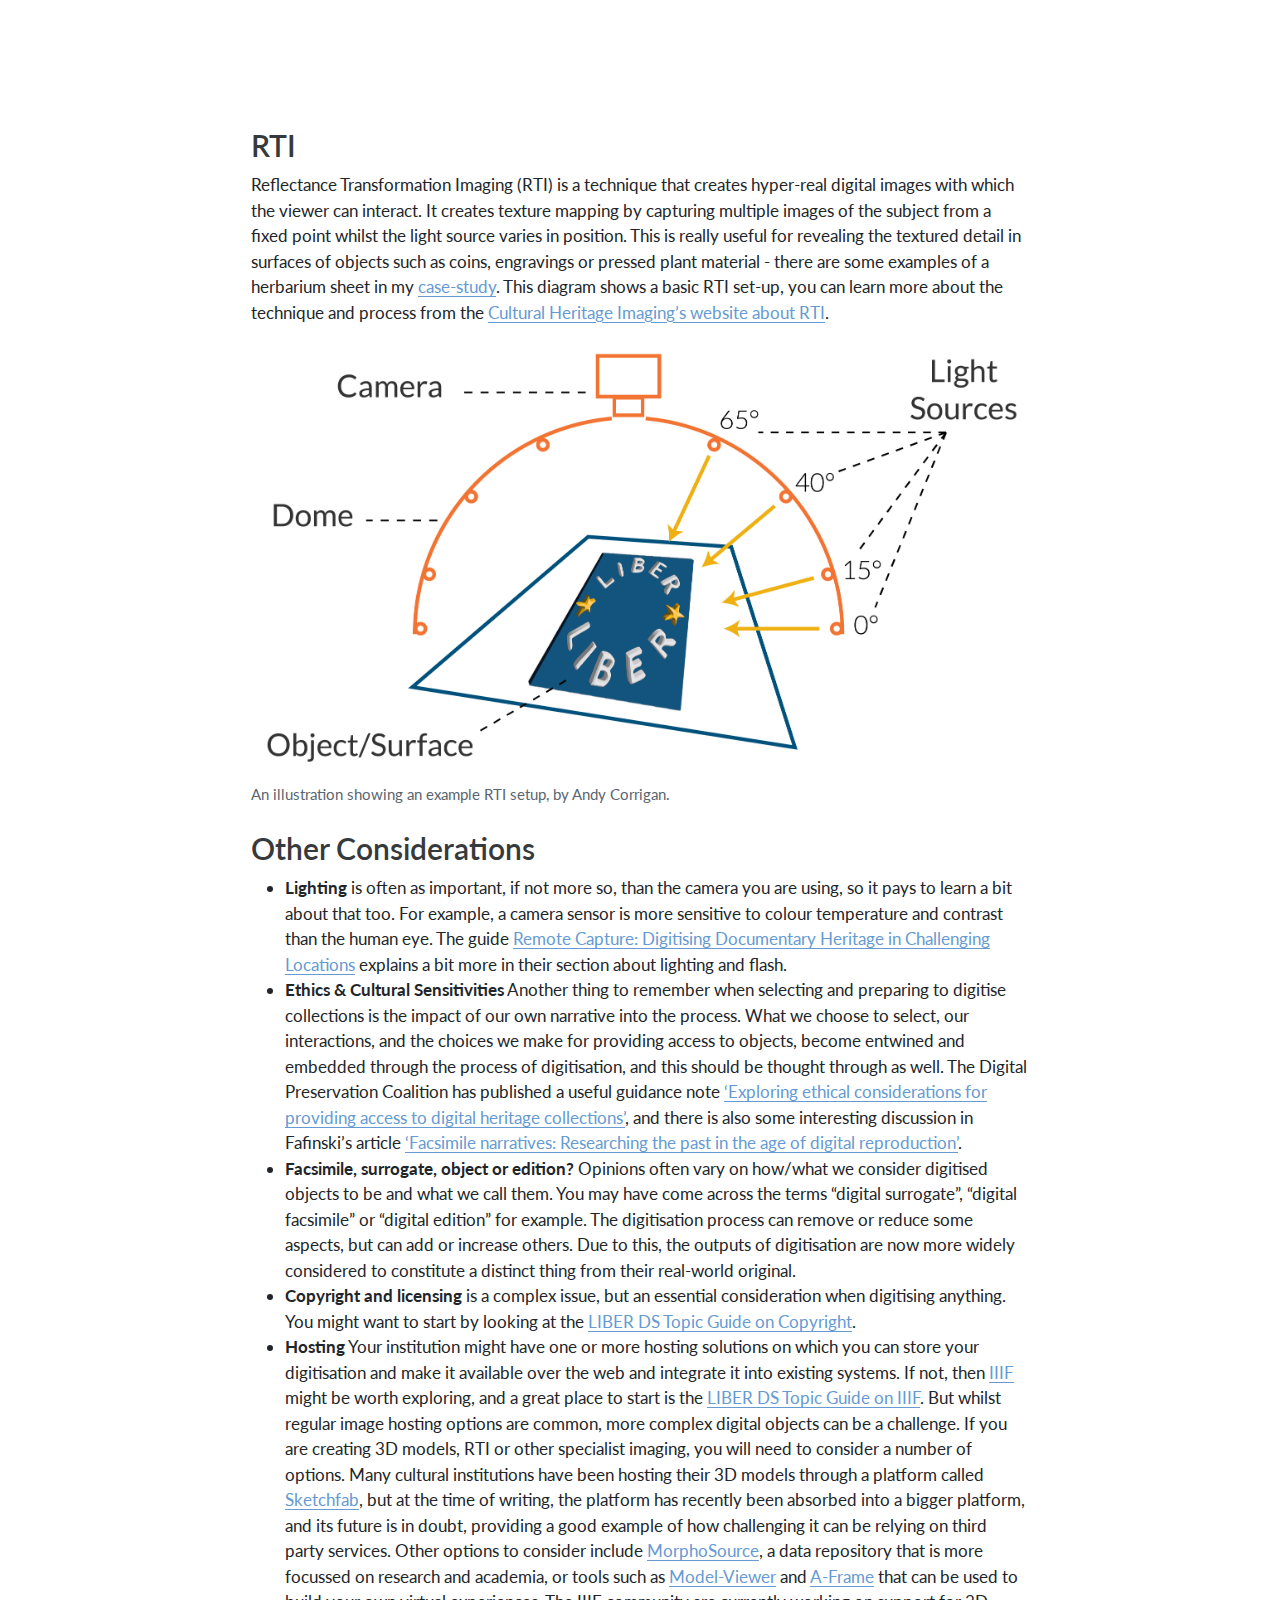
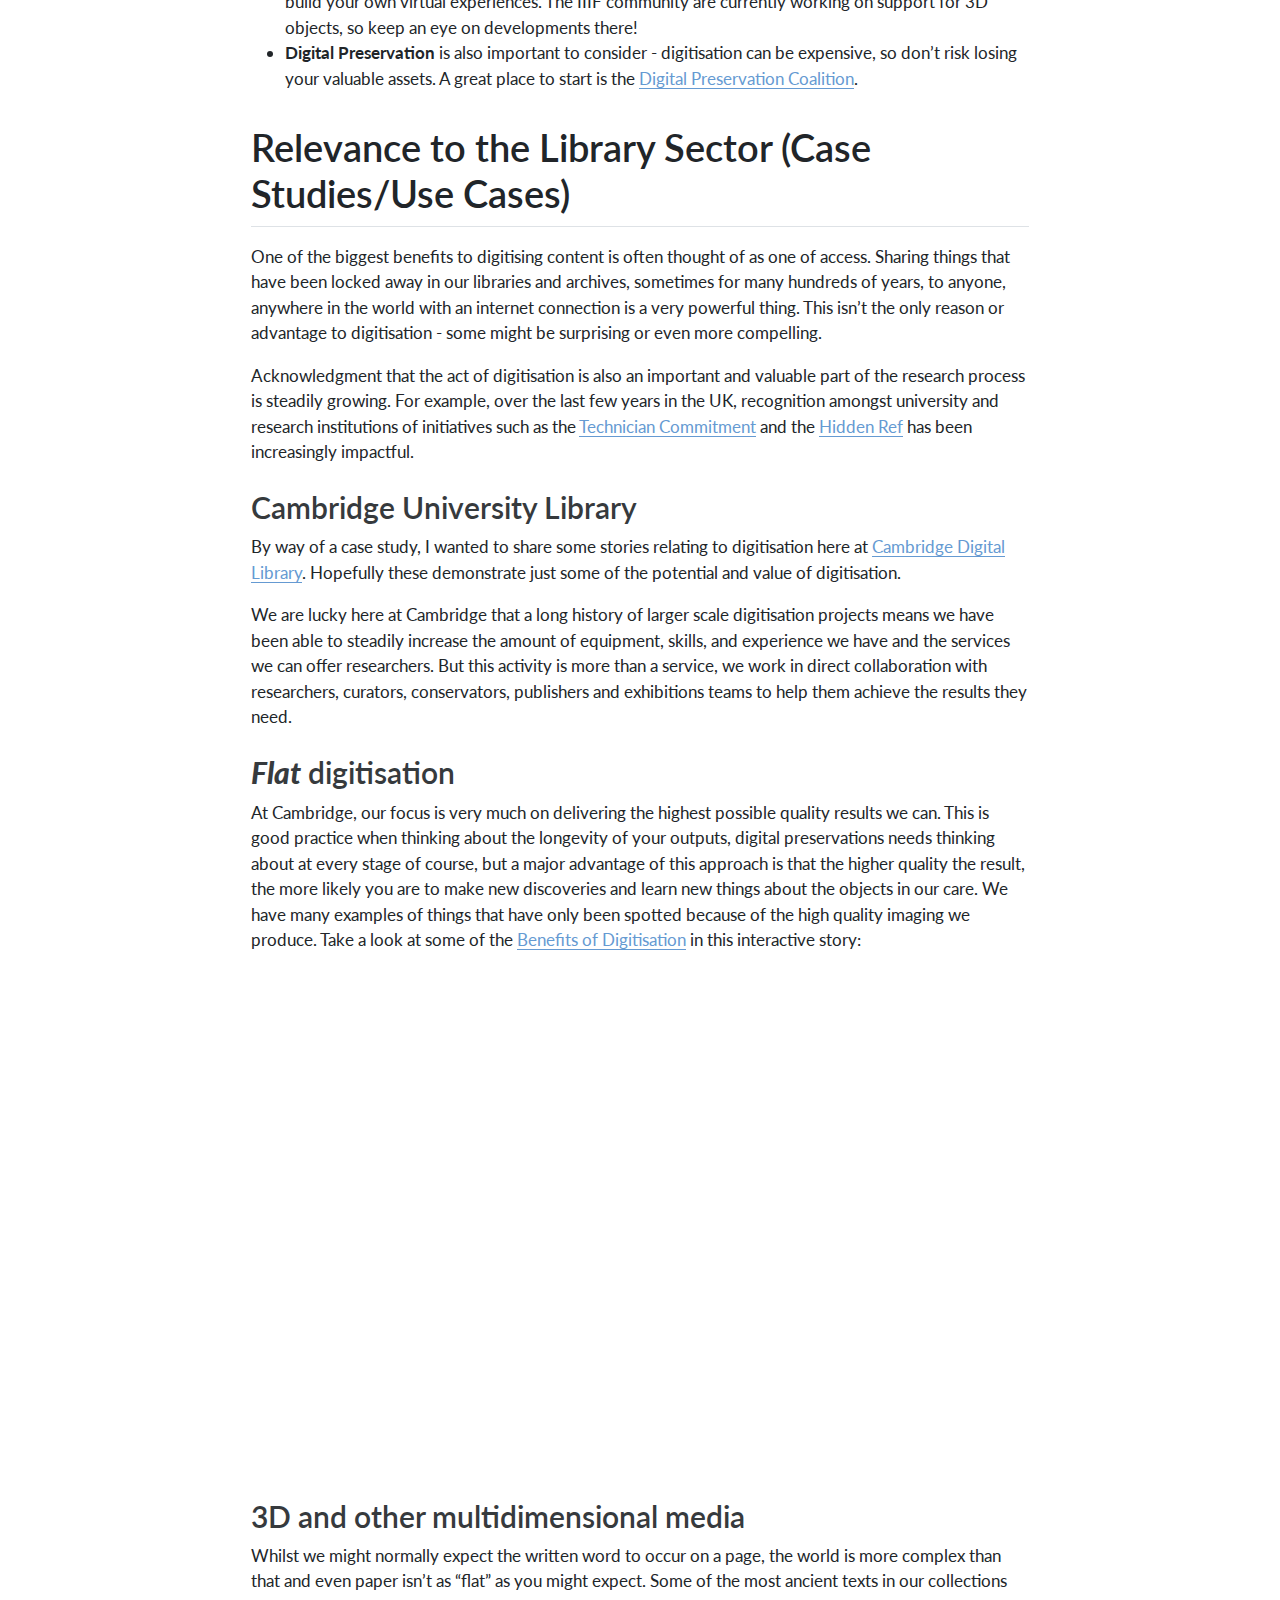
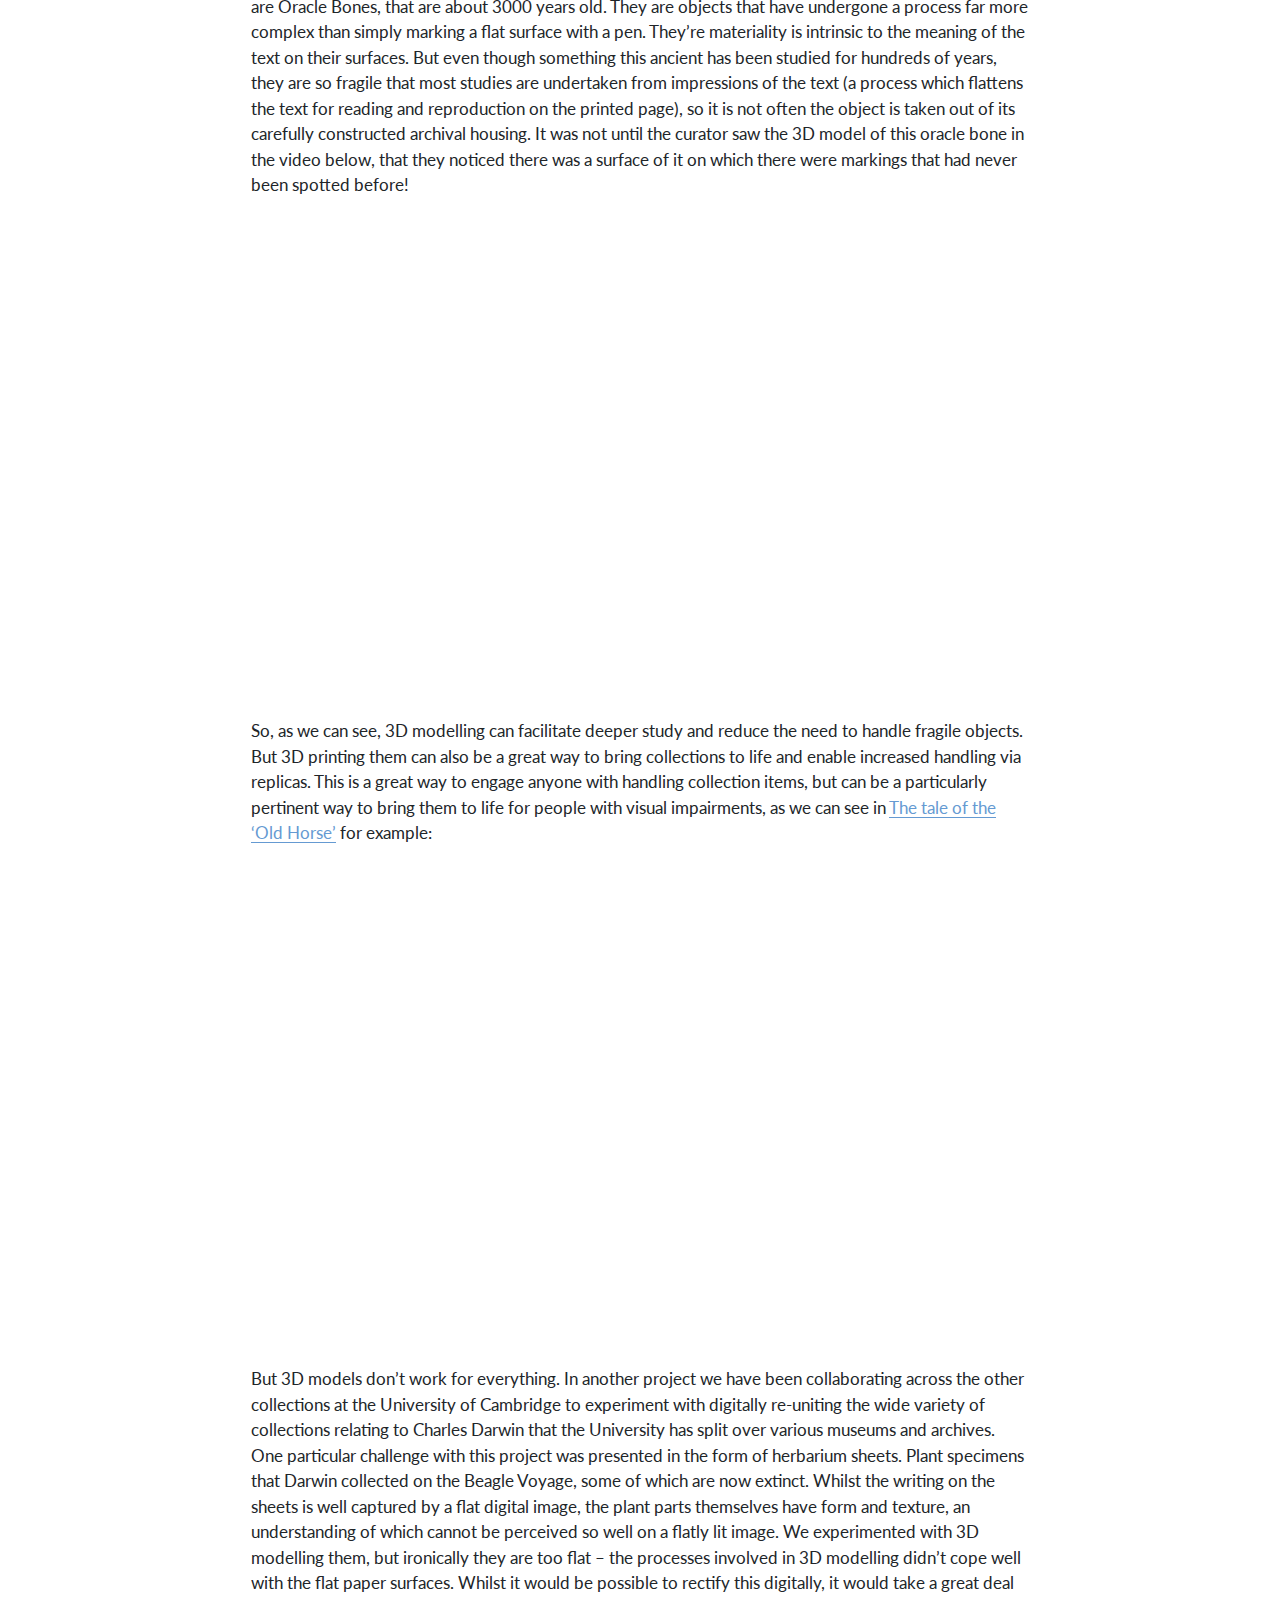
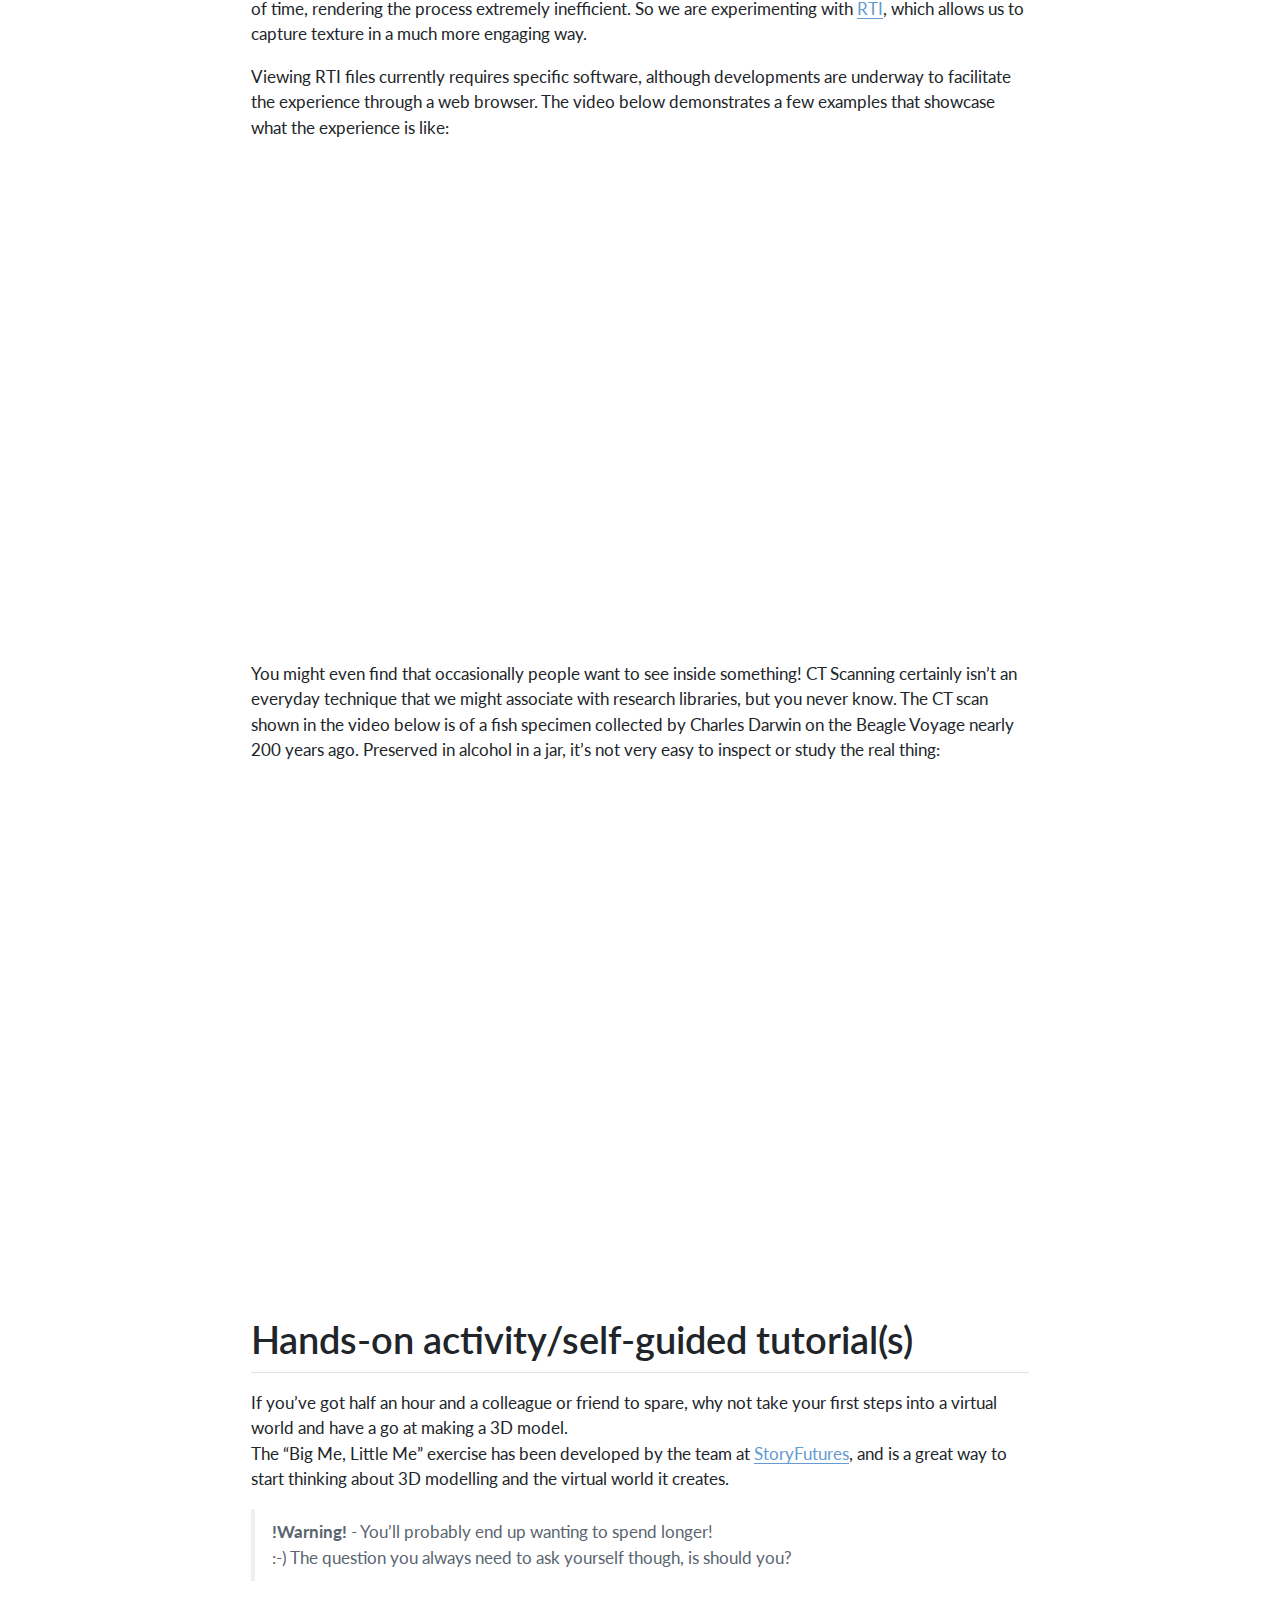
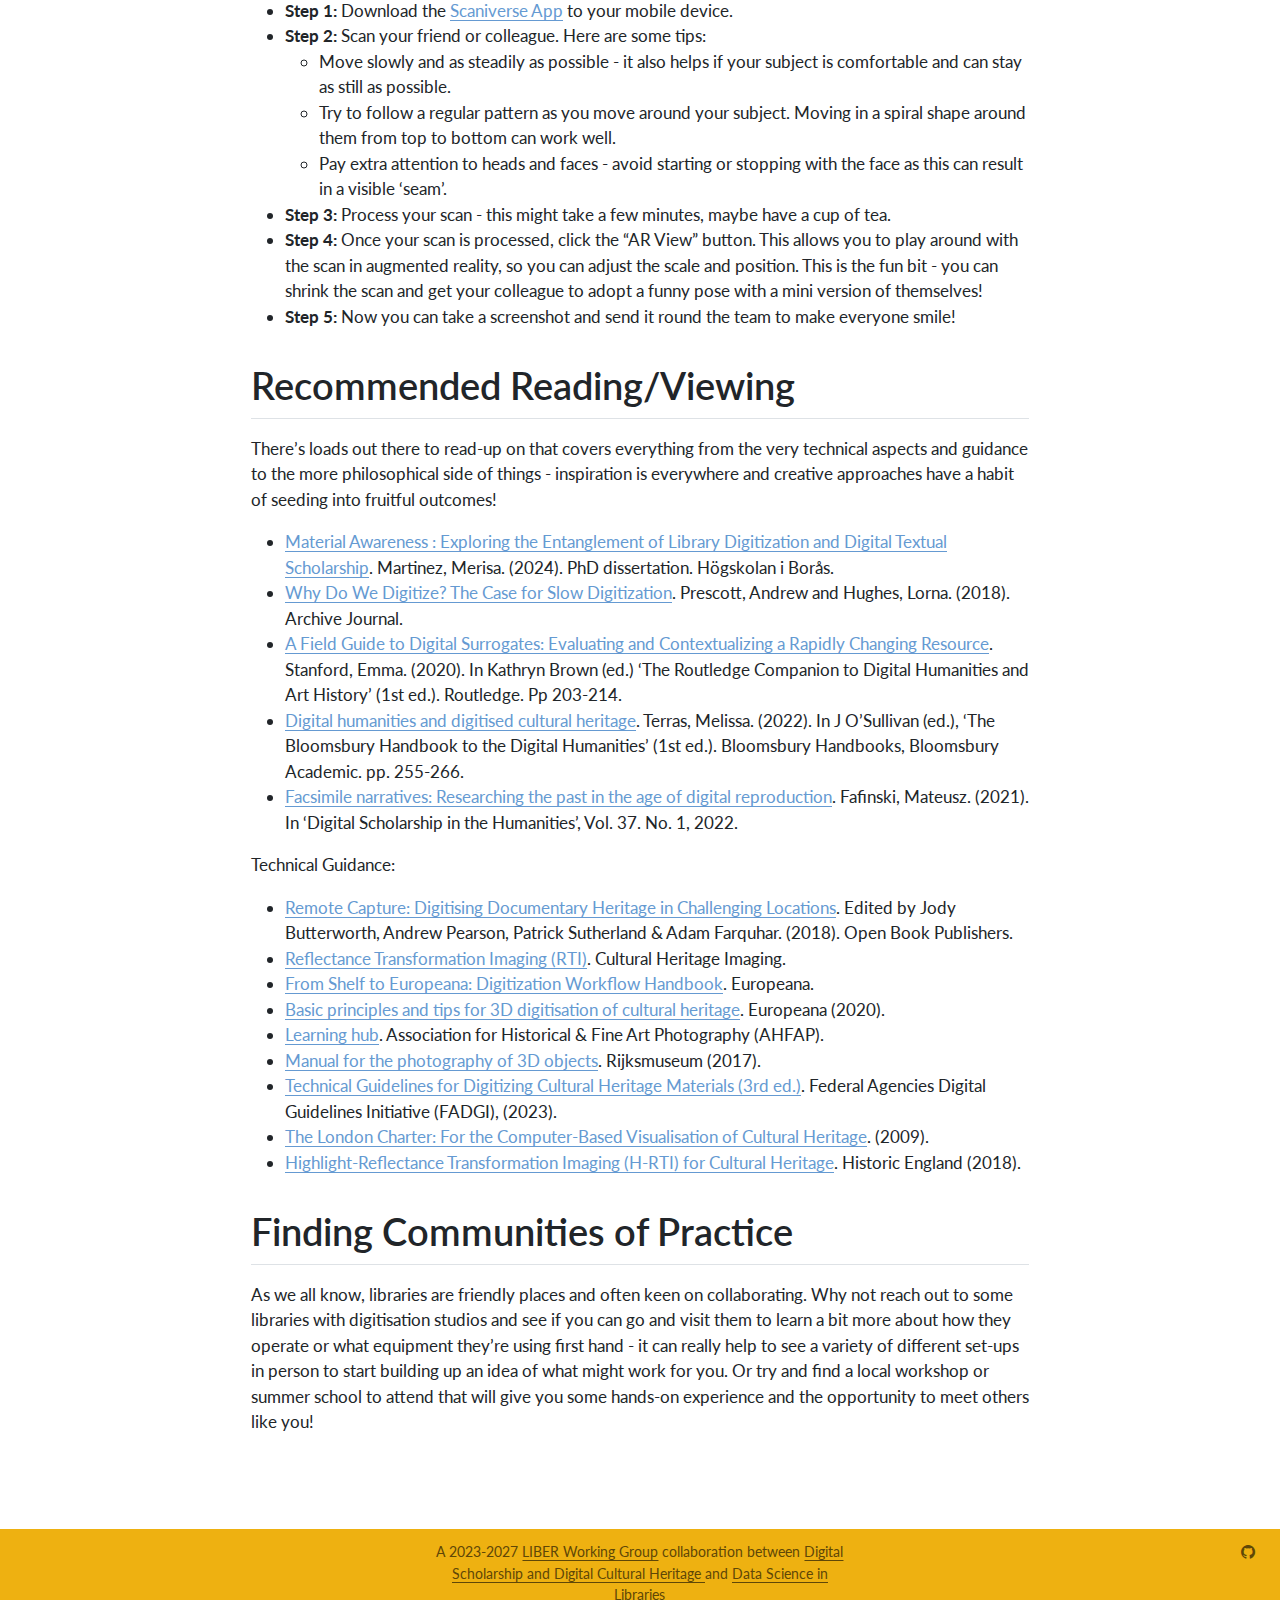
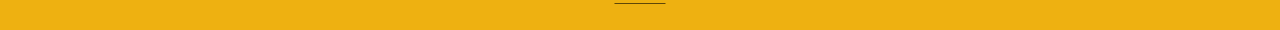
<file: book/docs/07-digitisation.html>
<!DOCTYPE html>
<html xmlns="http://www.w3.org/1999/xhtml" lang="en" xml:lang="en"><head>

<meta charset="utf-8">
<meta name="generator" content="quarto-1.8.27">

<meta name="viewport" content="width=device-width, initial-scale=1.0, user-scalable=yes">

<meta name="author" content="Andy Corrigan">
<meta name="dcterms.date" content="2025-03-25">
<meta name="keywords" content="3D, RTI, Digitisation">

<title>Digitisation: Imaging, 3D and RTI – IIIF Learning Labyrinth</title>
<style>
code{white-space: pre-wrap;}
span.smallcaps{font-variant: small-caps;}
div.columns{display: flex; gap: min(4vw, 1.5em);}
div.column{flex: auto; overflow-x: auto;}
div.hanging-indent{margin-left: 1.5em; text-indent: -1.5em;}
ul.task-list{list-style: none;}
ul.task-list li input[type="checkbox"] {
  width: 0.8em;
  margin: 0 0.8em 0.2em -1em; /* quarto-specific, see https://github.com/quarto-dev/quarto-cli/issues/4556 */ 
  vertical-align: middle;
}
</style>


<script src="site_libs/quarto-nav/quarto-nav.js"></script>
<script src="site_libs/clipboard/clipboard.min.js"></script>
<script src="site_libs/quarto-search/autocomplete.umd.js"></script>
<script src="site_libs/quarto-search/fuse.min.js"></script>
<script src="site_libs/quarto-search/quarto-search.js"></script>
<meta name="quarto:offset" content="./">
<link href="./logo/favicon.ico" rel="icon">
<script src="site_libs/quarto-html/quarto.js" type="module"></script>
<script src="site_libs/quarto-html/tabsets/tabsets.js" type="module"></script>
<script src="site_libs/quarto-html/axe/axe-check.js" type="module"></script>
<script src="site_libs/quarto-html/popper.min.js"></script>
<script src="site_libs/quarto-html/tippy.umd.min.js"></script>
<script src="site_libs/quarto-html/anchor.min.js"></script>
<link href="site_libs/quarto-html/tippy.css" rel="stylesheet">
<link href="site_libs/quarto-html/quarto-syntax-highlighting-ed96de9b727972fe78a7b5d16c58bf87.css" rel="stylesheet" id="quarto-text-highlighting-styles">
<script src="site_libs/bootstrap/bootstrap.min.js"></script>
<link href="site_libs/bootstrap/bootstrap-icons.css" rel="stylesheet">
<link href="site_libs/bootstrap/bootstrap-928ac2c428faf035beb11b36d3514471.min.css" rel="stylesheet" append-hash="true" id="quarto-bootstrap" data-mode="light">
<script id="quarto-search-options" type="application/json">{
  "location": "navbar",
  "copy-button": false,
  "collapse-after": 3,
  "panel-placement": "end",
  "type": "overlay",
  "limit": 50,
  "keyboard-shortcut": [
    "f",
    "/",
    "s"
  ],
  "show-item-context": false,
  "language": {
    "search-no-results-text": "No results",
    "search-matching-documents-text": "matching documents",
    "search-copy-link-title": "Copy link to search",
    "search-hide-matches-text": "Hide additional matches",
    "search-more-match-text": "more match in this document",
    "search-more-matches-text": "more matches in this document",
    "search-clear-button-title": "Clear",
    "search-text-placeholder": "Search",
    "search-detached-cancel-button-title": "Cancel",
    "search-submit-button-title": "Submit",
    "search-label": "Search"
  }
}</script>


</head>

<body class="nav-sidebar docked nav-fixed quarto-light">

<div id="quarto-search-results"></div>
  <header id="quarto-header" class="headroom fixed-top">
    <nav class="navbar navbar-expand-lg " data-bs-theme="dark">
      <div class="navbar-container container-fluid">
      <div class="navbar-brand-container mx-auto">
    <a href="./index.html" class="navbar-brand navbar-brand-logo">
    <img src="./logo/Liber-DS-logo-long-blue.png" alt="" class="navbar-logo light-content">
    <img src="./logo/Liber-DS-logo-long-blue.png" alt="" class="navbar-logo dark-content">
    </a>
    <a class="navbar-brand" href="./index.html">
    <span class="navbar-title">IIIF Learning Labyrinth</span>
    </a>
  </div>
            <div id="quarto-search" class="" title="Search"></div>
          <button class="navbar-toggler" type="button" data-bs-toggle="collapse" data-bs-target="#navbarCollapse" aria-controls="navbarCollapse" role="menu" aria-expanded="false" aria-label="Toggle navigation" onclick="if (window.quartoToggleHeadroom) { window.quartoToggleHeadroom(); }">
  <span class="navbar-toggler-icon"></span>
</button>
          <div class="collapse navbar-collapse" id="navbarCollapse">
            <ul class="navbar-nav navbar-nav-scroll ms-auto">
  <li class="nav-item">
    <a class="nav-link active" href="./topicguides.html" aria-current="page"> 
<span class="menu-text">Entrance</span></a>
  </li>  
  <li class="nav-item">
    <a class="nav-link" href="./project-overview.html"> 
<span class="menu-text">About</span></a>
  </li>  
  <li class="nav-item dropdown ">
    <a class="nav-link dropdown-toggle" href="#" id="nav-menu-contribute" role="link" data-bs-toggle="dropdown" aria-expanded="false">
 <span class="menu-text">Contribute</span>
    </a>
    <ul class="dropdown-menu dropdown-menu-end" aria-labelledby="nav-menu-contribute">    
        <li>
    <a class="dropdown-item" href="./contributing.html">
 <span class="dropdown-text">Contribute to our Project</span></a>
  </li>  
        <li>
    <a class="dropdown-item" href="./guidelines.html">
 <span class="dropdown-text">Author Guidance &amp; Style Guide</span></a>
  </li>  
        <li>
    <a class="dropdown-item" href="./licensing.html">
 <span class="dropdown-text">Licensing &amp; Re-use</span></a>
  </li>  
    </ul>
  </li>
</ul>
          </div> <!-- /navcollapse -->
            <div class="quarto-navbar-tools">
</div>
      </div> <!-- /container-fluid -->
    </nav>
  <nav class="quarto-secondary-nav">
    <div class="container-fluid d-flex">
      <button type="button" class="quarto-btn-toggle btn" data-bs-toggle="collapse" role="button" data-bs-target=".quarto-sidebar-collapse-item" aria-controls="quarto-sidebar" aria-expanded="false" aria-label="Toggle sidebar navigation" onclick="if (window.quartoToggleHeadroom) { window.quartoToggleHeadroom(); }">
        <i class="bi bi-layout-text-sidebar-reverse"></i>
      </button>
        <nav class="quarto-page-breadcrumbs" aria-label="breadcrumb"><ol class="breadcrumb"><li class="breadcrumb-item"><a href="./07-digitisation.html">Digitisation: Imaging, 3D and RTI</a></li></ol></nav>
        <a class="flex-grow-1" role="navigation" data-bs-toggle="collapse" data-bs-target=".quarto-sidebar-collapse-item" aria-controls="quarto-sidebar" aria-expanded="false" aria-label="Toggle sidebar navigation" onclick="if (window.quartoToggleHeadroom) { window.quartoToggleHeadroom(); }">      
        </a>
    </div>
  </nav>
</header>
<!-- content -->
<div id="quarto-content" class="quarto-container page-columns page-rows-contents page-layout-article page-navbar">
<!-- sidebar -->
  <nav id="quarto-sidebar" class="sidebar collapse collapse-horizontal quarto-sidebar-collapse-item sidebar-navigation docked overflow-auto">
    <div class="sidebar-menu-container"> 
    <ul class="list-unstyled mt-1">
        <li class="sidebar-item">
  <div class="sidebar-item-container"> 
  <a href="./topicguides.html" class="sidebar-item-text sidebar-link">
 <span class="menu-text"><strong>Topic Guides</strong></span></a>
  </div>
</li>
        <li class="px-0"><hr class="sidebar-divider hi "></li>
        <li class="sidebar-item">
  <div class="sidebar-item-container"> 
  <a href="./01-computer-vision.html" class="sidebar-item-text sidebar-link">
 <span class="menu-text">Computer Vision</span></a>
  </div>
</li>
        <li class="px-0"><hr class="sidebar-divider hi "></li>
        <li class="sidebar-item">
  <div class="sidebar-item-container"> 
  <a href="./02-crowdsourcing.html" class="sidebar-item-text sidebar-link">
 <span class="menu-text">Crowdsourcing and Citizen Science in Cultural Heritage</span></a>
  </div>
</li>
        <li class="px-0"><hr class="sidebar-divider hi "></li>
        <li class="sidebar-item">
  <div class="sidebar-item-container"> 
  <a href="./03-dataviz.html" class="sidebar-item-text sidebar-link">
 <span class="menu-text">Data Visualisation</span></a>
  </div>
</li>
        <li class="px-0"><hr class="sidebar-divider hi "></li>
        <li class="sidebar-item">
  <div class="sidebar-item-container"> 
  <a href="./04-digitalmapping.html" class="sidebar-item-text sidebar-link">
 <span class="menu-text">Digital Mapping</span></a>
  </div>
</li>
        <li class="px-0"><hr class="sidebar-divider hi "></li>
        <li class="sidebar-item">
  <div class="sidebar-item-container"> 
  <a href="./05-digitisation.html" class="sidebar-item-text sidebar-link">
 <span class="menu-text">Digitisation: Imaging, 3D and RTI</span></a>
  </div>
</li>
        <li class="px-0"><hr class="sidebar-divider hi "></li>
        <li class="sidebar-item">
  <div class="sidebar-item-container"> 
  <a href="./06-iiif.html" class="sidebar-item-text sidebar-link">
 <span class="menu-text">IIIF</span></a>
  </div>
</li>
        <li class="px-0"><hr class="sidebar-divider hi "></li>
        <li class="sidebar-item">
  <div class="sidebar-item-container"> 
  <a href="./07-digitisation.html" class="sidebar-item-text sidebar-link active">
 <span class="menu-text">Digitisation: Imaging, 3D and RTI</span></a>
  </div>
</li>
        <li class="px-0"><hr class="sidebar-divider hi "></li>
    </ul>
    </div>
</nav>
<div id="quarto-sidebar-glass" class="quarto-sidebar-collapse-item" data-bs-toggle="collapse" data-bs-target=".quarto-sidebar-collapse-item"></div>
<!-- margin-sidebar -->
    <div id="quarto-margin-sidebar" class="sidebar margin-sidebar">
        <nav id="TOC" role="doc-toc" class="toc-active">
    <h2 id="toc-title">Jump to…</h2>
   
  <ul class="collapse">
  <li><a href="#introduction" id="toc-introduction" class="nav-link active" data-scroll-target="#introduction">Introduction</a></li>
  <li><a href="#relevance-to-the-library-sector-case-studiesuse-cases" id="toc-relevance-to-the-library-sector-case-studiesuse-cases" class="nav-link" data-scroll-target="#relevance-to-the-library-sector-case-studiesuse-cases">Relevance to the Library Sector (Case Studies/Use Cases)</a></li>
  <li><a href="#hands-on-activityself-guided-tutorials" id="toc-hands-on-activityself-guided-tutorials" class="nav-link" data-scroll-target="#hands-on-activityself-guided-tutorials">Hands-on activity/self-guided tutorial(s)</a></li>
  <li><a href="#recommended-readingviewing" id="toc-recommended-readingviewing" class="nav-link" data-scroll-target="#recommended-readingviewing">Recommended Reading/Viewing</a></li>
  <li><a href="#finding-communities-of-practice" id="toc-finding-communities-of-practice" class="nav-link" data-scroll-target="#finding-communities-of-practice">Finding Communities of Practice</a></li>
  </ul>
<div class="toc-actions"><ul class="collapse"><li><a href="https://github.com/IrisBox/IIIF-Learning-Labyrinth/blob/main/book/07-digitisation.qmd" class="toc-action"><i class="bi bi-github"></i>View source</a></li><li><a href="https://github.com/IrisBox/IIIF-Learning-Labyrinth/issues/new" class="toc-action"><i class="bi empty"></i>Report an issue</a></li></ul></div><div class="quarto-alternate-formats"><h2>Other Formats</h2><ul><li><a href="07-digitisation.pdf"><i class="bi bi-file-pdf"></i>PDF</a></li></ul></div></nav>
    </div>
<!-- main -->
<main class="content" id="quarto-document-content">

<header id="title-block-header" class="quarto-title-block default">
  <div class="quarto-title">
        <h1 class="title">Digitisation: Imaging, 3D and RTI</h1>
            <p class="subtitle lead">A LIBER Digital Scholarship &amp; Data Science Topic Guide for Library Professionals</p>
          </div>
    <div class="quarto-title-meta">

        <div class="quarto-title-meta-author" style="display: block; width: 100%; margin-left: 0; padding-left: 0; box-sizing: border-box; grid-column: 1 / -1; justify-self: start; text-align: left;">
            <div class="quarto-title-meta-heading">Authors</div>
            <div class="quarto-title-meta-contents">
                  <a href="https://libereurope.eu/member/andy-corrigan">Andy Corrigan</a> <a href="mailto:cudl@lib.cam.ac.uk" class="quarto-title-author-email"><i class="bi bi-envelope"></i></a> <a href="https://orcid.org/0000-0002-3896-2489" class="quarto-title-author-orcid"> <img src="[data-uri]"></a>       </div>
    </div>
         <div class="quarto-title-meta-reviewed-by">
      <div class="quarto-title-meta-heading">Reviewed By</div>
      <div class="quarto-title-meta-contents">
         <a href="https://www.bl.uk">Liam Green-Hughes</a> <a href="mailto:labs@bl.uk" class="quarto-title-author-email"><i class="bi bi-envelope"></i></a> <a href="https://orcid.org/0000-0002-3852-5879" class="quarto-title-author-orcid"> <img src="[data-uri]"></a>
        
      </div>
    </div>
    
        <div class="quarto-title-meta-date">
      <div class="quarto-title-meta-heading">Published</div>
      <div class="quarto-title-meta-contents">
        <p class="date">March 25, 2025</p>
      </div>
    </div>
            <div class="quarto-title-meta-modified-date">
      <div class="quarto-title-meta-heading">Modified</div>
      <div class="quarto-title-meta-contents">
        <p class="date-modified">March 25, 2025</p>
      </div>
    </div>
            <div class="quarto-title-meta-doi">
      <div class="quarto-title-meta-heading">DOI</div>
      <div class="quarto-title-meta-contents">
        <p class="doi">10.23636/bbsp-4r12</p>
      </div>
    </div>
      </div>
    <div class="abstract">
    <div class="quarto-title-meta-heading">Abstract</div>
    <div class="quarto-title-meta-contents">
      <p>A quick guide to help navigate the terrific topic of digitisation.</p>
    </div>
  </div>
      <div class="quarto-title-meta-keywords">
    <div class="quarto-title-meta-heading">Keywords</div>
    <div class="quarto-title-meta-contents">
      <div class="text-keywords">
        <p>3D, RTI, Digitisation</p>
      </div>
    </div>
  </div>
    </header>


<section id="introduction" class="level2">
<h2 class="anchored" data-anchor-id="introduction">Introduction</h2>
<p>Over recent decades research library collections, operations, and audiences have moved from a largely analogue to a mixed analogue/digital environment. So, it will come as no surprise that advances in digital imaging have put digitisation in the position of being one of the most prominent demonstrations of this digital shift. Cultural heritage institutions of all sizes are likely to have some level of digitisation and imaging workflows and standards in place, either through in-house imaging labs or outsourcing through mass digitisation projects like Google Books to keep up with this shift. Many seek to take advantage of uniqueness in their collection by exploiting advanced imaging methods such as 3D modelling, Multispectral Imaging and Reflectance Transformation Imaging (RTI).</p>
<p>Of course, now that almost everyone has a camera available to them via their phone, it may appear easy for anyone to digitise collection items quickly, or even make their own 3D model, but navigating this complex landscape of technologies, terminologies, methodologies, gadgets and gizmos can be quite daunting for anyone. Those working in cultural heritage institutions also need to consider not just how the technologies work, but how they can be employed within budget, integrated at scale into larger workflows, support preservation alongside access, and be deployed sensitively. This guide aims to help library professionals to understand some of the questions and considerations they need to keep in mind while exploring and having a play with some of these new advanced imaging methods for collection digitisation.</p>
<section id="d-or-not-2d-that-is-the-question" class="level3">
<h3 class="anchored" data-anchor-id="d-or-not-2d-that-is-the-question">2D or Not 2D, that is the question?</h3>
<p>Identifying the right imaging method for different objects, and then the specific technology or combination of them to use can be confusing, and is often restricted by what resources you might have available. Knowing and understanding why you are digitising something from the outset, and what it will be used for, will also inform the decision process, so spend some time thinking about that - the wrong choices can be costly and time consuming. That said, in my experience many of the technologies advance so quickly that whatever you choose, no matter how thoughtfully, will likely be out of date by the time you’ve finished - so my advice is to accept this inevitably, don’t let it stop you, start with a sound approach, do the best with what you can, and know who, and when, to ask for advice!</p>
<p>Here are brief introductions to some of the advanced imaging methods we have at our disposal:</p>
</section>
<section id="high-resolution-2d-imaging" class="level3">
<h3 class="anchored" data-anchor-id="high-resolution-2d-imaging">High-Resolution 2D Imaging</h3>
<p>Most imaging methods build on a foundation of high quality 2D imaging. You’ll have heard phone manufacturers boasting about how many megapixels their camera has. But this isn’t always an indicator of quality, there are lots of other factors, the more important factor being the size and quality of the imaging sensor. So while using your phone camera may seem a cost-effective and easy solution for digitising collection items, it is unlikely to provide the high-resolution and preservation quality you’re after long term. The guide ‘<a href="https://doi.org/10.11647/obp.0138">Remote Capture: Digitising Documentary Heritage in Challenging Locations</a>’ explains this quite well in their chapter on Equipment and skills for digitising in the field. You can see some great examples that demonstrate why high-quality imaging is a must in my <a href="digitisation.qmd#flat-digitisation">case-study</a>.</p>
<div class="quarto-figure quarto-figure-center">
<figure class="figure">
<p><img src="images/Image-Sensor-Sizes.jpg" class="img-fluid figure-img" alt="A mobile phone image sensor is around 5 by 3.33 millimetres, a 35mm full frame sensor is 36 by 24 millimetres, and a medium format sensor around 48 by 36 millimetres, meaning a medium format sensor is about ten times the size of a mobile phone image sensor."></p>
<figcaption>An illustration showing example digital image sensor sizes.</figcaption>
</figure>
</div>
</section>
<section id="d-modelling" class="level3">
<h3 class="anchored" data-anchor-id="d-modelling">3D Modelling</h3>
<p>3D data can be generated through different methods and technologies. These include photogrammetry, which uses images to obtain accurate measurable information of real-world objects and the terrain, and LIDAR which stands for ‘light detection and ranging’ and is a remote sensing method that uses pulses of light to measure distances and angles as they bounce back into the sensor. The data produced from these methods can then be used to build 3D models of objects or the terrain. 3D models help a user build an understanding of the form of an object, and can even be useful in conveying book construction for example. It works well on most objects, but can run into difficulties with reflective materials like polished glass and metal. Check out some examples in the <a href="digitisation.qmd#d-and-other-multidimensional-media">case-study</a>.</p>
<p>3D models of cultural heritage objects can then be used in AR/VR/XR environments. You might have come across all three of these terms and been slightly confused as to what the difference is. Augmented reality (AR) is an experience where reality is enhanced in some way using technology. Virtual reality (VR) is usually an entirely simulated experience in which you are immersed. Extended reality (XR) is an umbrella term that encompasses AR, VR or even mixed reality (MR), in which both actual and virtual worlds are merged.</p>
</section>
<section id="multispectral-imaging" class="level3">
<h3 class="anchored" data-anchor-id="multispectral-imaging">Multispectral Imaging</h3>
<p>This is a method of examining an object under different wavelengths of light – you’ve probably heard of infrared and ultraviolet, but there’s a huge spectrum that can be applied in order to reveal underwriting or investigate faded text and even the structure of the medium, revealing things like paper manufacturing watermarks. Whilst multispectral images can be hard for the average user to interpret, specialists can use them to transcribe long lost texts. For an example of this, you can see a recently rediscovered <a href="https://cudl.lib.cam.ac.uk/collections/merlinfragment">Merlin Fragment</a> in the IIIF viewer below, or check out the digital edition of the <a href="https://cudl.lib.cam.ac.uk/collections/codexzacynthius">Codex Zacynthius</a>.</p>
<iframe src="https://uv-v4.netlify.app/uv.html#?manifest=https://cudl.lib.cam.ac.uk//iiif/MS-VANNECK-BOX-00005-A-FOLIO-00001&amp;c=0&amp;m=0&amp;cv=7&amp;config=&amp;locales=en-GB:English (GB),cy-GB:Cymraeg,fr-FR:Français (FR),pl-PL:Polski,sv-SE:Svenska&amp;xywh=-1,-625,8176,7381&amp;r=0" width="90%" height="480" allowfullscreen="" frameborder="0">
</iframe>
</section>
<section id="rti" class="level3">
<h3 class="anchored" data-anchor-id="rti">RTI</h3>
<p>Reflectance Transformation Imaging (RTI) is a technique that creates hyper-real digital images with which the viewer can interact. It creates texture mapping by capturing multiple images of the subject from a fixed point whilst the light source varies in position. This is really useful for revealing the textured detail in surfaces of objects such as coins, engravings or pressed plant material - there are some examples of a herbarium sheet in my <a href="digitisation.qmd#d-and-other-multidimensional-media">case-study</a>. This diagram shows a basic RTI set-up, you can learn more about the technique and process from the <a href="https://culturalheritageimaging.org/Technologies/RTI/">Cultural Heritage Imaging’s website about RTI</a>.</p>
<div class="quarto-figure quarto-figure-center">
<figure class="figure">
<p><img src="images/LIBER-RTI.jpg" class="img-fluid figure-img" alt="A diagram showing a very basic Reflectance Transformation Imaging (RTI) set-up. The object or surface to be imaged is placed under a dome with lights all around pointing at 0°, 15°, 40° and 65° up the dome. There is hole in the top of the dome through which the camera points vertically down at the object."></p>
<figcaption>An illustration showing an example RTI setup, by Andy Corrigan.</figcaption>
</figure>
</div>
</section>
<section id="other-considerations" class="level3">
<h3 class="anchored" data-anchor-id="other-considerations">Other Considerations</h3>
<ul>
<li><strong>Lighting</strong> is often as important, if not more so, than the camera you are using, so it pays to learn a bit about that too. For example, a camera sensor is more sensitive to colour temperature and contrast than the human eye. The guide <a href="https://books.openbookpublishers.com/10.11647/obp.0138/ch2.xhtml#_idTextAnchor061">Remote Capture: Digitising Documentary Heritage in Challenging Locations</a> explains a bit more in their section about lighting and flash.<br>
</li>
<li><strong>Ethics &amp; Cultural Sensitivities</strong> Another thing to remember when selecting and preparing to digitise collections is the impact of our own narrative into the process. What we choose to select, our interactions, and the choices we make for providing access to objects, become entwined and embedded through the process of digitisation, and this should be thought through as well. The Digital Preservation Coalition has published a useful guidance note <a href="http://doi.org/10.7207/twgn21-18">‘Exploring ethical considerations for providing access to digital heritage collections’</a>, and there is also some interesting discussion in Fafinski’s article <a href="https://doi.org/10.1093/llc/fqab017">‘Facsimile narratives: Researching the past in the age of digital reproduction’</a>.</li>
<li><strong>Facsimile, surrogate, object or edition?</strong> Opinions often vary on how/what we consider digitised objects to be and what we call them. You may have come across the terms “digital surrogate”, “digital facsimile” or “digital edition” for example. The digitisation process can remove or reduce some aspects, but can add or increase others. Due to this, the outputs of digitisation are now more widely considered to constitute a distinct thing from their real-world original.</li>
<li><strong>Copyright and licensing</strong> is a complex issue, but an essential consideration when digitising anything. You might want to start by looking at the <a href="copyright.qmd">LIBER DS Topic Guide on Copyright</a>.</li>
<li><strong>Hosting</strong> Your institution might have one or more hosting solutions on which you can store your digitisation and make it available over the web and integrate it into existing systems. If not, then <a href="https://iiif.io/">IIIF</a> might be worth exploring, and a great place to start is the <a href="iiif.qmd">LIBER DS Topic Guide on IIIF</a>. But whilst regular image hosting options are common, more complex digital objects can be a challenge. If you are creating 3D models, RTI or other specialist imaging, you will need to consider a number of options. Many cultural institutions have been hosting their 3D models through a platform called <a href="https://sketchfab.com/">Sketchfab</a>, but at the time of writing, the platform has recently been absorbed into a bigger platform, and its future is in doubt, providing a good example of how challenging it can be relying on third party services. Other options to consider include <a href="https://www.morphosource.org/">MorphoSource</a>, a data repository that is more focussed on research and academia, or tools such as <a href="https://modelviewer.dev/">Model-Viewer</a> and <a href="https://aframe.io/">A-Frame</a> that can be used to build your own virtual experiences. The IIIF community are currently working on support for 3D objects, so keep an eye on developments there!<br>
</li>
<li><strong>Digital Preservation</strong> is also important to consider - digitisation can be expensive, so don’t risk losing your valuable assets. A great place to start is the <a href="https://www.dpconline.org/">Digital Preservation Coalition</a>.</li>
</ul>
</section>
</section>
<section id="relevance-to-the-library-sector-case-studiesuse-cases" class="level2">
<h2 class="anchored" data-anchor-id="relevance-to-the-library-sector-case-studiesuse-cases">Relevance to the Library Sector (Case Studies/Use Cases)</h2>
<p>One of the biggest benefits to digitising content is often thought of as one of access. Sharing things that have been locked away in our libraries and archives, sometimes for many hundreds of years, to anyone, anywhere in the world with an internet connection is a very powerful thing. This isn’t the only reason or advantage to digitisation - some might be surprising or even more compelling.</p>
<p>Acknowledgment that the act of digitisation is also an important and valuable part of the research process is steadily growing. For example, over the last few years in the UK, recognition amongst university and research institutions of initiatives such as the <a href="https://www.techniciancommitment.org.uk/">Technician Commitment</a> and the <a href="https://hidden-ref.org/">Hidden Ref</a> has been increasingly impactful.</p>
<section id="cambridge-university-library" class="level3">
<h3 class="anchored" data-anchor-id="cambridge-university-library">Cambridge University Library</h3>
<p>By way of a case study, I wanted to share some stories relating to digitisation here at <a href="https://cudl.lib.cam.ac.uk/">Cambridge Digital Library</a>. Hopefully these demonstrate just some of the potential and value of digitisation.</p>
<p>We are lucky here at Cambridge that a long history of larger scale digitisation projects means we have been able to steadily increase the amount of equipment, skills, and experience we have and the services we can offer researchers. But this activity is more than a service, we work in direct collaboration with researchers, curators, conservators, publishers and exhibitions teams to help them achieve the results they need.</p>
</section>
<section id="flat-digitisation" class="level3">
<h3 class="anchored" data-anchor-id="flat-digitisation"><strong><em>Flat</em></strong> digitisation</h3>
<p>At Cambridge, our focus is very much on delivering the highest possible quality results we can. This is good practice when thinking about the longevity of your outputs, digital preservations needs thinking about at every stage of course, but a major advantage of this approach is that the higher quality the result, the more likely you are to make new discoveries and learn new things about the objects in our care. We have many examples of things that have only been spotted because of the high quality imaging we produce. Take a look at some of the <a href="https://exhibit.cdh.cam.ac.uk/exhibits/J09c871NbANh2H1AcHqA">Benefits of Digitisation</a> in this interactive story:</p>
<iframe src="https://exhibit.cdh.cam.ac.uk/exhibits/J09c871NbANh2H1AcHqA?embedded=true" width="90%" height="480" allowfullscreen="" allow="autoplay" frameborder="0">
</iframe>
</section>
<section id="d-and-other-multidimensional-media" class="level3">
<h3 class="anchored" data-anchor-id="d-and-other-multidimensional-media">3D and other multidimensional media</h3>
<p>Whilst we might normally expect the written word to occur on a page, the world is more complex than that and even paper isn’t as “flat” as you might expect. Some of the most ancient texts in our collections are Oracle Bones, that are about 3000 years old. They are objects that have undergone a process far more complex than simply marking a flat surface with a pen. They’re materiality is intrinsic to the meaning of the text on their surfaces. But even though something this ancient has been studied for hundreds of years, they are so fragile that most studies are undertaken from impressions of the text (a process which flattens the text for reading and reproduction on the printed page), so it is not often the object is taken out of its carefully constructed archival housing. It was not until the curator saw the 3D model of this oracle bone in the video below, that they noticed there was a surface of it on which there were markings that had never been spotted before!</p>
<iframe width="90%" height="480" src="https://www.youtube.com/embed/VPidJGCETFc?si=SJ2hTU_cMbkg73Gy" title="YouTube video player" frameborder="0" allow="accelerometer; autoplay; clipboard-write; encrypted-media; gyroscope; picture-in-picture; web-share" referrerpolicy="strict-origin-when-cross-origin" allowfullscreen="">
</iframe>
<p>So, as we can see, 3D modelling can facilitate deeper study and reduce the need to handle fragile objects. But 3D printing them can also be a great way to bring collections to life and enable increased handling via replicas. This is a great way to engage anyone with handling collection items, but can be a particularly pertinent way to bring them to life for people with visual impairments, as we can see in <a href="https://exhibit.cdh.cam.ac.uk/exhibits/Fch2bvzWEIZPyVuW4vci">The tale of the ‘Old Horse’</a> for example:</p>
<iframe src="https://exhibit.cdh.cam.ac.uk/exhibits/Fch2bvzWEIZPyVuW4vci?embedded=true" width="90%" height="480" allowfullscreen="" allow="autoplay" frameborder="0">
</iframe>
<p>But 3D models don’t work for everything. In another project we have been collaborating across the other collections at the University of Cambridge to experiment with digitally re-uniting the wide variety of collections relating to Charles Darwin that the University has split over various museums and archives. One particular challenge with this project was presented in the form of herbarium sheets. Plant specimens that Darwin collected on the Beagle Voyage, some of which are now extinct. Whilst the writing on the sheets is well captured by a flat digital image, the plant parts themselves have form and texture, an understanding of which cannot be perceived so well on a flatly lit image. We experimented with 3D modelling them, but ironically they are too flat – the processes involved in 3D modelling didn’t cope well with the flat paper surfaces. Whilst it would be possible to rectify this digitally, it would take a great deal of time, rendering the process extremely inefficient. So we are experimenting with <a href="#rti">RTI</a>, which allows us to capture texture in a much more engaging way.</p>
<p>Viewing RTI files currently requires specific software, although developments are underway to facilitate the experience through a web browser. The video below demonstrates a few examples that showcase what the experience is like:</p>
<iframe width="90%" height="480" src="https://www.youtube.com/embed/HKtEo6go0KE?si=s8LGPLZ0jUz_waxl" title="YouTube video player" frameborder="0" allow="accelerometer; autoplay; clipboard-write; encrypted-media; gyroscope; picture-in-picture; web-share" referrerpolicy="strict-origin-when-cross-origin" allowfullscreen="">
</iframe>
<p>You might even find that occasionally people want to see inside something! CT Scanning certainly isn’t an everyday technique that we might associate with research libraries, but you never know. The CT scan shown in the video below is of a fish specimen collected by Charles Darwin on the Beagle Voyage nearly 200 years ago. Preserved in alcohol in a jar, it’s not very easy to inspect or study the real thing:</p>
<iframe width="90%" height="480" src="https://www.youtube.com/embed/02DyAzjkwG0?si=D_RXD70bdG5o47KV" title="YouTube video player" frameborder="0" allow="accelerometer; autoplay; clipboard-write; encrypted-media; gyroscope; picture-in-picture; web-share" referrerpolicy="strict-origin-when-cross-origin" allowfullscreen="">
</iframe>
</section>
</section>
<section id="hands-on-activityself-guided-tutorials" class="level2">
<h2 class="anchored" data-anchor-id="hands-on-activityself-guided-tutorials">Hands-on activity/self-guided tutorial(s)</h2>
<p>If you’ve got half an hour and a colleague or friend to spare, why not take your first steps into a virtual world and have a go at making a 3D model.<br>
The “Big Me, Little Me” exercise has been developed by the team at <a href="https://www.storyfutures.com/">StoryFutures</a>, and is a great way to start thinking about 3D modelling and the virtual world it creates.</p>
<blockquote class="blockquote">
<p><strong>!Warning!</strong> - You’ll probably end up wanting to spend longer!<br>
:-) The question you always need to ask yourself though, is should you?</p>
</blockquote>
<ul>
<li><strong>Step 1:</strong> Download the <a href="https://scaniverse.com/">Scaniverse App</a> to your mobile device.<br>
</li>
<li><strong>Step 2:</strong> Scan your friend or colleague. Here are some tips:
<ul>
<li>Move slowly and as steadily as possible - it also helps if your subject is comfortable and can stay as still as possible.<br>
</li>
<li>Try to follow a regular pattern as you move around your subject. Moving in a spiral shape around them from top to bottom can work well.<br>
</li>
<li>Pay extra attention to heads and faces - avoid starting or stopping with the face as this can result in a visible ‘seam’.<br>
</li>
</ul></li>
<li><strong>Step 3:</strong> Process your scan - this might take a few minutes, maybe have a cup of tea.<br>
</li>
<li><strong>Step 4:</strong> Once your scan is processed, click the “AR View” button. This allows you to play around with the scan in augmented reality, so you can adjust the scale and position. This is the fun bit - you can shrink the scan and get your colleague to adopt a funny pose with a mini version of themselves!<br>
</li>
<li><strong>Step 5:</strong> Now you can take a screenshot and send it round the team to make everyone smile!</li>
</ul>
</section>
<section id="recommended-readingviewing" class="level2">
<h2 class="anchored" data-anchor-id="recommended-readingviewing">Recommended Reading/Viewing</h2>
<p>There’s loads out there to read-up on that covers everything from the very technical aspects and guidance to the more philosophical side of things - inspiration is everywhere and creative approaches have a habit of seeding into fruitful outcomes!</p>
<ul>
<li><a href="https://urn.kb.se/resolve?urn=urn:nbn:se:hb:diva-31790">Material Awareness : Exploring the Entanglement of Library Digitization and Digital Textual Scholarship</a>. Martinez, Merisa. (2024). PhD dissertation. Högskolan i Borås.<br>
</li>
<li><a href="https://www.archivejournal.net/essays/why-do-we-digitize-the-case-for-slow-digitization/">Why Do We Digitize? The Case for Slow Digitization</a>. Prescott, Andrew and Hughes, Lorna. (2018). Archive Journal.<br>
</li>
<li><a href="https://doi.org/10.4324/9780429505188">A Field Guide to Digital Surrogates: Evaluating and Contextualizing a Rapidly Changing Resource</a>. Stanford, Emma. (2020). In Kathryn Brown (ed.) ‘The Routledge Companion to Digital Humanities and Art History’ (1st ed.). Routledge. Pp 203-214.<br>
</li>
<li><a href="https://doi.org/10.5040/9781350232143.ch-24">Digital humanities and digitised cultural heritage</a>. Terras, Melissa. (2022). In J O’Sullivan (ed.), ‘The Bloomsbury Handbook to the Digital Humanities’ (1st ed.). Bloomsbury Handbooks, Bloomsbury Academic. pp.&nbsp;255-266.<br>
</li>
<li><a href="https://doi.org/10.1093/llc/fqab017">Facsimile narratives: Researching the past in the age of digital reproduction</a>. Fafinski, Mateusz. (2021). In ‘Digital Scholarship in the Humanities’, Vol. 37. No.&nbsp;1, 2022.</li>
</ul>
<p>Technical Guidance:</p>
<ul>
<li><a href="https://doi.org/10.11647/OBP.0138">Remote Capture: Digitising Documentary Heritage in Challenging Locations</a>. Edited by Jody Butterworth, Andrew Pearson, Patrick Sutherland &amp; Adam Farquhar. (2018). Open Book Publishers.<br>
</li>
<li><a href="https://culturalheritageimaging.org/Technologies/RTI/">Reflectance Transformation Imaging (RTI)</a>. Cultural Heritage Imaging.<br>
</li>
<li><a href="https://europeana.github.io/fste-digitization-handbook/">From Shelf to Europeana: Digitization Workflow Handbook</a>. Europeana.<br>
</li>
<li><a href="https://digital-strategy.ec.europa.eu/en/library/basic-principles-and-tips-3d-digitisation-cultural-heritage">Basic principles and tips for 3D digitisation of cultural heritage</a>. Europeana (2020).<br>
</li>
<li><a href="https://ahfap.org.uk/learning-hub">Learning hub</a>. Association for Historical &amp; Fine Art Photography (AHFAP).<br>
</li>
<li><a href="http://colostateprofessionalpractices.weebly.com/uploads/5/8/8/5/58856297/rijksmuseum_manual-3d.pdf">Manual for the photography of 3D objects</a>. Rijksmuseum (2017).<br>
</li>
<li><a href="https://www.digitizationguidelines.gov/guidelines/digitize-technical.html">Technical Guidelines for Digitizing Cultural Heritage Materials (3rd ed.)</a>. Federal Agencies Digital Guidelines Initiative (FADGI), (2023).<br>
</li>
<li><a href="https://londoncharter.org/">The London Charter: For the Computer-Based Visualisation of Cultural Heritage</a>. (2009).</li>
<li><a href="https://historicengland.org.uk/images-books/publications/multi-light-imaging-heritage-applications/">Highlight-Reflectance Transformation Imaging (H-RTI) for Cultural Heritage</a>. Historic England (2018).</li>
</ul>
</section>
<section id="finding-communities-of-practice" class="level2">
<h2 class="anchored" data-anchor-id="finding-communities-of-practice">Finding Communities of Practice</h2>
<p>As we all know, libraries are friendly places and often keen on collaborating. Why not reach out to some libraries with digitisation studios and see if you can go and visit them to learn a bit more about how they operate or what equipment they’re using first hand - it can really help to see a variety of different set-ups in person to start building up an idea of what might work for you. Or try and find a local workshop or summer school to attend that will give you some hands-on experience and the opportunity to meet others like you!</p>


</section>

</main> <!-- /main -->
<script id="quarto-html-after-body" type="application/javascript">
  window.document.addEventListener("DOMContentLoaded", function (event) {
    const icon = "";
    const anchorJS = new window.AnchorJS();
    anchorJS.options = {
      placement: 'right',
      icon: icon
    };
    anchorJS.add('.anchored');
    const isCodeAnnotation = (el) => {
      for (const clz of el.classList) {
        if (clz.startsWith('code-annotation-')) {                     
          return true;
        }
      }
      return false;
    }
    const onCopySuccess = function(e) {
      // button target
      const button = e.trigger;
      // don't keep focus
      button.blur();
      // flash "checked"
      button.classList.add('code-copy-button-checked');
      var currentTitle = button.getAttribute("title");
      button.setAttribute("title", "Copied!");
      let tooltip;
      if (window.bootstrap) {
        button.setAttribute("data-bs-toggle", "tooltip");
        button.setAttribute("data-bs-placement", "left");
        button.setAttribute("data-bs-title", "Copied!");
        tooltip = new bootstrap.Tooltip(button, 
          { trigger: "manual", 
            customClass: "code-copy-button-tooltip",
            offset: [0, -8]});
        tooltip.show();    
      }
      setTimeout(function() {
        if (tooltip) {
          tooltip.hide();
          button.removeAttribute("data-bs-title");
          button.removeAttribute("data-bs-toggle");
          button.removeAttribute("data-bs-placement");
        }
        button.setAttribute("title", currentTitle);
        button.classList.remove('code-copy-button-checked');
      }, 1000);
      // clear code selection
      e.clearSelection();
    }
    const getTextToCopy = function(trigger) {
      const outerScaffold = trigger.parentElement.cloneNode(true);
      const codeEl = outerScaffold.querySelector('code');
      for (const childEl of codeEl.children) {
        if (isCodeAnnotation(childEl)) {
          childEl.remove();
        }
      }
      return codeEl.innerText;
    }
    const clipboard = new window.ClipboardJS('.code-copy-button:not([data-in-quarto-modal])', {
      text: getTextToCopy
    });
    clipboard.on('success', onCopySuccess);
    if (window.document.getElementById('quarto-embedded-source-code-modal')) {
      const clipboardModal = new window.ClipboardJS('.code-copy-button[data-in-quarto-modal]', {
        text: getTextToCopy,
        container: window.document.getElementById('quarto-embedded-source-code-modal')
      });
      clipboardModal.on('success', onCopySuccess);
    }
      var localhostRegex = new RegExp(/^(?:http|https):\/\/localhost\:?[0-9]*\//);
      var mailtoRegex = new RegExp(/^mailto:/);
        var filterRegex = new RegExp('/' + window.location.host + '/');
      var isInternal = (href) => {
          return filterRegex.test(href) || localhostRegex.test(href) || mailtoRegex.test(href);
      }
      // Inspect non-navigation links and adorn them if external
     var links = window.document.querySelectorAll('a[href]:not(.nav-link):not(.navbar-brand):not(.toc-action):not(.sidebar-link):not(.sidebar-item-toggle):not(.pagination-link):not(.no-external):not([aria-hidden]):not(.dropdown-item):not(.quarto-navigation-tool):not(.about-link)');
      for (var i=0; i<links.length; i++) {
        const link = links[i];
        if (!isInternal(link.href)) {
          // undo the damage that might have been done by quarto-nav.js in the case of
          // links that we want to consider external
          if (link.dataset.originalHref !== undefined) {
            link.href = link.dataset.originalHref;
          }
        }
      }
    function tippyHover(el, contentFn, onTriggerFn, onUntriggerFn) {
      const config = {
        allowHTML: true,
        maxWidth: 500,
        delay: 100,
        arrow: false,
        appendTo: function(el) {
            return el.parentElement;
        },
        interactive: true,
        interactiveBorder: 10,
        theme: 'quarto',
        placement: 'bottom-start',
      };
      if (contentFn) {
        config.content = contentFn;
      }
      if (onTriggerFn) {
        config.onTrigger = onTriggerFn;
      }
      if (onUntriggerFn) {
        config.onUntrigger = onUntriggerFn;
      }
      window.tippy(el, config); 
    }
    const noterefs = window.document.querySelectorAll('a[role="doc-noteref"]');
    for (var i=0; i<noterefs.length; i++) {
      const ref = noterefs[i];
      tippyHover(ref, function() {
        // use id or data attribute instead here
        let href = ref.getAttribute('data-footnote-href') || ref.getAttribute('href');
        try { href = new URL(href).hash; } catch {}
        const id = href.replace(/^#\/?/, "");
        const note = window.document.getElementById(id);
        if (note) {
          return note.innerHTML;
        } else {
          return "";
        }
      });
    }
    const xrefs = window.document.querySelectorAll('a.quarto-xref');
    const processXRef = (id, note) => {
      // Strip column container classes
      const stripColumnClz = (el) => {
        el.classList.remove("page-full", "page-columns");
        if (el.children) {
          for (const child of el.children) {
            stripColumnClz(child);
          }
        }
      }
      stripColumnClz(note)
      if (id === null || id.startsWith('sec-')) {
        // Special case sections, only their first couple elements
        const container = document.createElement("div");
        if (note.children && note.children.length > 2) {
          container.appendChild(note.children[0].cloneNode(true));
          for (let i = 1; i < note.children.length; i++) {
            const child = note.children[i];
            if (child.tagName === "P" && child.innerText === "") {
              continue;
            } else {
              container.appendChild(child.cloneNode(true));
              break;
            }
          }
          if (window.Quarto?.typesetMath) {
            window.Quarto.typesetMath(container);
          }
          return container.innerHTML
        } else {
          if (window.Quarto?.typesetMath) {
            window.Quarto.typesetMath(note);
          }
          return note.innerHTML;
        }
      } else {
        // Remove any anchor links if they are present
        const anchorLink = note.querySelector('a.anchorjs-link');
        if (anchorLink) {
          anchorLink.remove();
        }
        if (window.Quarto?.typesetMath) {
          window.Quarto.typesetMath(note);
        }
        if (note.classList.contains("callout")) {
          return note.outerHTML;
        } else {
          return note.innerHTML;
        }
      }
    }
    for (var i=0; i<xrefs.length; i++) {
      const xref = xrefs[i];
      tippyHover(xref, undefined, function(instance) {
        instance.disable();
        let url = xref.getAttribute('href');
        let hash = undefined; 
        if (url.startsWith('#')) {
          hash = url;
        } else {
          try { hash = new URL(url).hash; } catch {}
        }
        if (hash) {
          const id = hash.replace(/^#\/?/, "");
          const note = window.document.getElementById(id);
          if (note !== null) {
            try {
              const html = processXRef(id, note.cloneNode(true));
              instance.setContent(html);
            } finally {
              instance.enable();
              instance.show();
            }
          } else {
            // See if we can fetch this
            fetch(url.split('#')[0])
            .then(res => res.text())
            .then(html => {
              const parser = new DOMParser();
              const htmlDoc = parser.parseFromString(html, "text/html");
              const note = htmlDoc.getElementById(id);
              if (note !== null) {
                const html = processXRef(id, note);
                instance.setContent(html);
              } 
            }).finally(() => {
              instance.enable();
              instance.show();
            });
          }
        } else {
          // See if we can fetch a full url (with no hash to target)
          // This is a special case and we should probably do some content thinning / targeting
          fetch(url)
          .then(res => res.text())
          .then(html => {
            const parser = new DOMParser();
            const htmlDoc = parser.parseFromString(html, "text/html");
            const note = htmlDoc.querySelector('main.content');
            if (note !== null) {
              // This should only happen for chapter cross references
              // (since there is no id in the URL)
              // remove the first header
              if (note.children.length > 0 && note.children[0].tagName === "HEADER") {
                note.children[0].remove();
              }
              const html = processXRef(null, note);
              instance.setContent(html);
            } 
          }).finally(() => {
            instance.enable();
            instance.show();
          });
        }
      }, function(instance) {
      });
    }
        let selectedAnnoteEl;
        const selectorForAnnotation = ( cell, annotation) => {
          let cellAttr = 'data-code-cell="' + cell + '"';
          let lineAttr = 'data-code-annotation="' +  annotation + '"';
          const selector = 'span[' + cellAttr + '][' + lineAttr + ']';
          return selector;
        }
        const selectCodeLines = (annoteEl) => {
          const doc = window.document;
          const targetCell = annoteEl.getAttribute("data-target-cell");
          const targetAnnotation = annoteEl.getAttribute("data-target-annotation");
          const annoteSpan = window.document.querySelector(selectorForAnnotation(targetCell, targetAnnotation));
          const lines = annoteSpan.getAttribute("data-code-lines").split(",");
          const lineIds = lines.map((line) => {
            return targetCell + "-" + line;
          })
          let top = null;
          let height = null;
          let parent = null;
          if (lineIds.length > 0) {
              //compute the position of the single el (top and bottom and make a div)
              const el = window.document.getElementById(lineIds[0]);
              top = el.offsetTop;
              height = el.offsetHeight;
              parent = el.parentElement.parentElement;
            if (lineIds.length > 1) {
              const lastEl = window.document.getElementById(lineIds[lineIds.length - 1]);
              const bottom = lastEl.offsetTop + lastEl.offsetHeight;
              height = bottom - top;
            }
            if (top !== null && height !== null && parent !== null) {
              // cook up a div (if necessary) and position it 
              let div = window.document.getElementById("code-annotation-line-highlight");
              if (div === null) {
                div = window.document.createElement("div");
                div.setAttribute("id", "code-annotation-line-highlight");
                div.style.position = 'absolute';
                parent.appendChild(div);
              }
              div.style.top = top - 2 + "px";
              div.style.height = height + 4 + "px";
              div.style.left = 0;
              let gutterDiv = window.document.getElementById("code-annotation-line-highlight-gutter");
              if (gutterDiv === null) {
                gutterDiv = window.document.createElement("div");
                gutterDiv.setAttribute("id", "code-annotation-line-highlight-gutter");
                gutterDiv.style.position = 'absolute';
                const codeCell = window.document.getElementById(targetCell);
                const gutter = codeCell.querySelector('.code-annotation-gutter');
                gutter.appendChild(gutterDiv);
              }
              gutterDiv.style.top = top - 2 + "px";
              gutterDiv.style.height = height + 4 + "px";
            }
            selectedAnnoteEl = annoteEl;
          }
        };
        const unselectCodeLines = () => {
          const elementsIds = ["code-annotation-line-highlight", "code-annotation-line-highlight-gutter"];
          elementsIds.forEach((elId) => {
            const div = window.document.getElementById(elId);
            if (div) {
              div.remove();
            }
          });
          selectedAnnoteEl = undefined;
        };
          // Handle positioning of the toggle
      window.addEventListener(
        "resize",
        throttle(() => {
          elRect = undefined;
          if (selectedAnnoteEl) {
            selectCodeLines(selectedAnnoteEl);
          }
        }, 10)
      );
      function throttle(fn, ms) {
      let throttle = false;
      let timer;
        return (...args) => {
          if(!throttle) { // first call gets through
              fn.apply(this, args);
              throttle = true;
          } else { // all the others get throttled
              if(timer) clearTimeout(timer); // cancel #2
              timer = setTimeout(() => {
                fn.apply(this, args);
                timer = throttle = false;
              }, ms);
          }
        };
      }
        // Attach click handler to the DT
        const annoteDls = window.document.querySelectorAll('dt[data-target-cell]');
        for (const annoteDlNode of annoteDls) {
          annoteDlNode.addEventListener('click', (event) => {
            const clickedEl = event.target;
            if (clickedEl !== selectedAnnoteEl) {
              unselectCodeLines();
              const activeEl = window.document.querySelector('dt[data-target-cell].code-annotation-active');
              if (activeEl) {
                activeEl.classList.remove('code-annotation-active');
              }
              selectCodeLines(clickedEl);
              clickedEl.classList.add('code-annotation-active');
            } else {
              // Unselect the line
              unselectCodeLines();
              clickedEl.classList.remove('code-annotation-active');
            }
          });
        }
    const findCites = (el) => {
      const parentEl = el.parentElement;
      if (parentEl) {
        const cites = parentEl.dataset.cites;
        if (cites) {
          return {
            el,
            cites: cites.split(' ')
          };
        } else {
          return findCites(el.parentElement)
        }
      } else {
        return undefined;
      }
    };
    var bibliorefs = window.document.querySelectorAll('a[role="doc-biblioref"]');
    for (var i=0; i<bibliorefs.length; i++) {
      const ref = bibliorefs[i];
      const citeInfo = findCites(ref);
      if (citeInfo) {
        tippyHover(citeInfo.el, function() {
          var popup = window.document.createElement('div');
          citeInfo.cites.forEach(function(cite) {
            var citeDiv = window.document.createElement('div');
            citeDiv.classList.add('hanging-indent');
            citeDiv.classList.add('csl-entry');
            var biblioDiv = window.document.getElementById('ref-' + cite);
            if (biblioDiv) {
              citeDiv.innerHTML = biblioDiv.innerHTML;
            }
            popup.appendChild(citeDiv);
          });
          return popup.innerHTML;
        });
      }
    }
  });
  </script>
</div> <!-- /content -->
<footer class="footer">
  <div class="nav-footer">
    <div class="nav-footer-left">
      &nbsp;
    </div>   
    <div class="nav-footer-center">
<p>A 2023-2027 <a href="https://libereurope.eu/working-groups">LIBER Working Group</a> collaboration between <a href="https://libereurope.eu/working-group/digital-scholarship-and-digital-cultural-heritage-collections-working-group/">Digital Scholarship and Digital Cultural Heritage </a> and <a href="https://libereurope.eu/working-group/liber-data-science-in-libraries-working-group/">Data Science in Libraries</a></p>
<div class="toc-actions d-sm-block d-md-none"><ul><li><a href="https://github.com/IrisBox/IIIF-Learning-Labyrinth/blob/main/book/07-digitisation.qmd" class="toc-action"><i class="bi bi-github"></i>View source</a></li><li><a href="https://github.com/IrisBox/IIIF-Learning-Labyrinth/issues/new" class="toc-action"><i class="bi empty"></i>Report an issue</a></li></ul></div></div>
    <div class="nav-footer-right">
      <ul class="footer-items list-unstyled">
    <li class="nav-item compact">
    <a class="nav-link" href="https://github.com/libereurope/ds-topic-guides">
      <i class="bi bi-github" role="img">
</i> 
    </a>
  </li>  
</ul>
    </div>
  </div>
</footer>




</body></html>
</file>
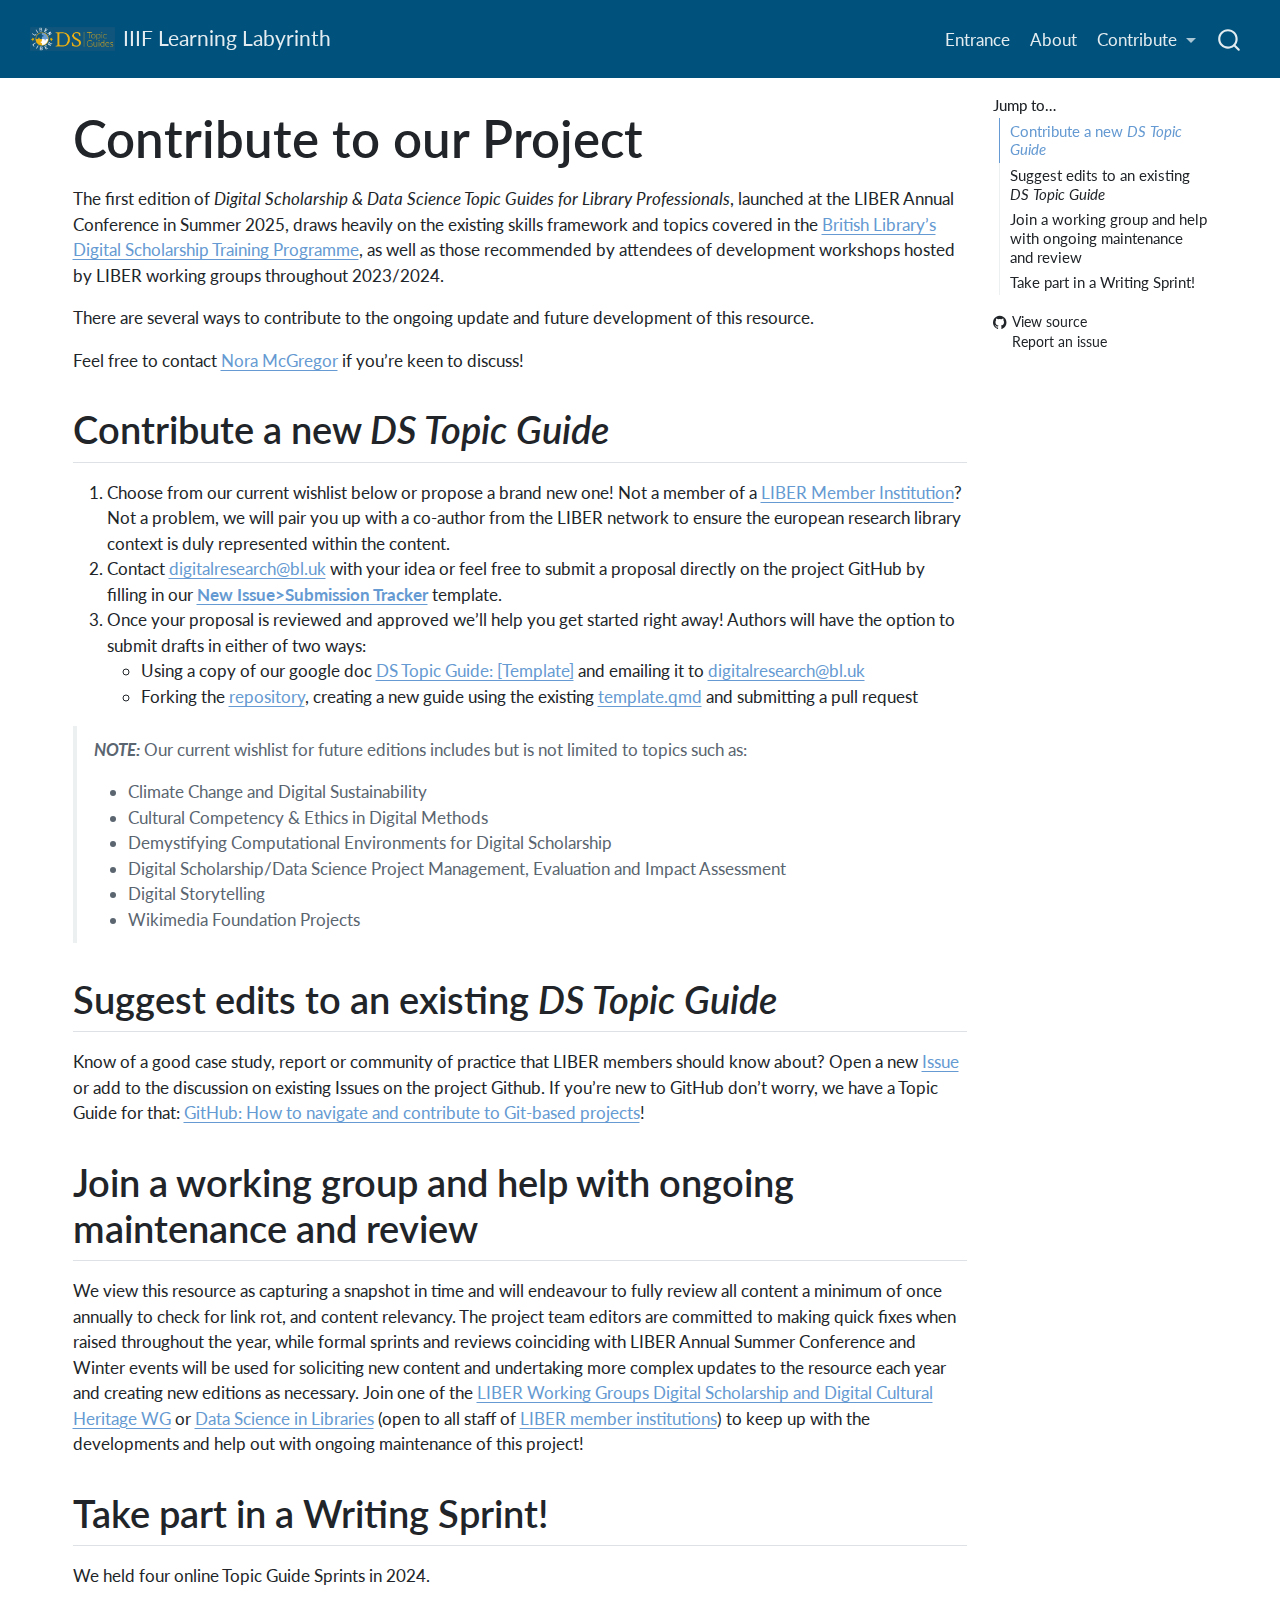
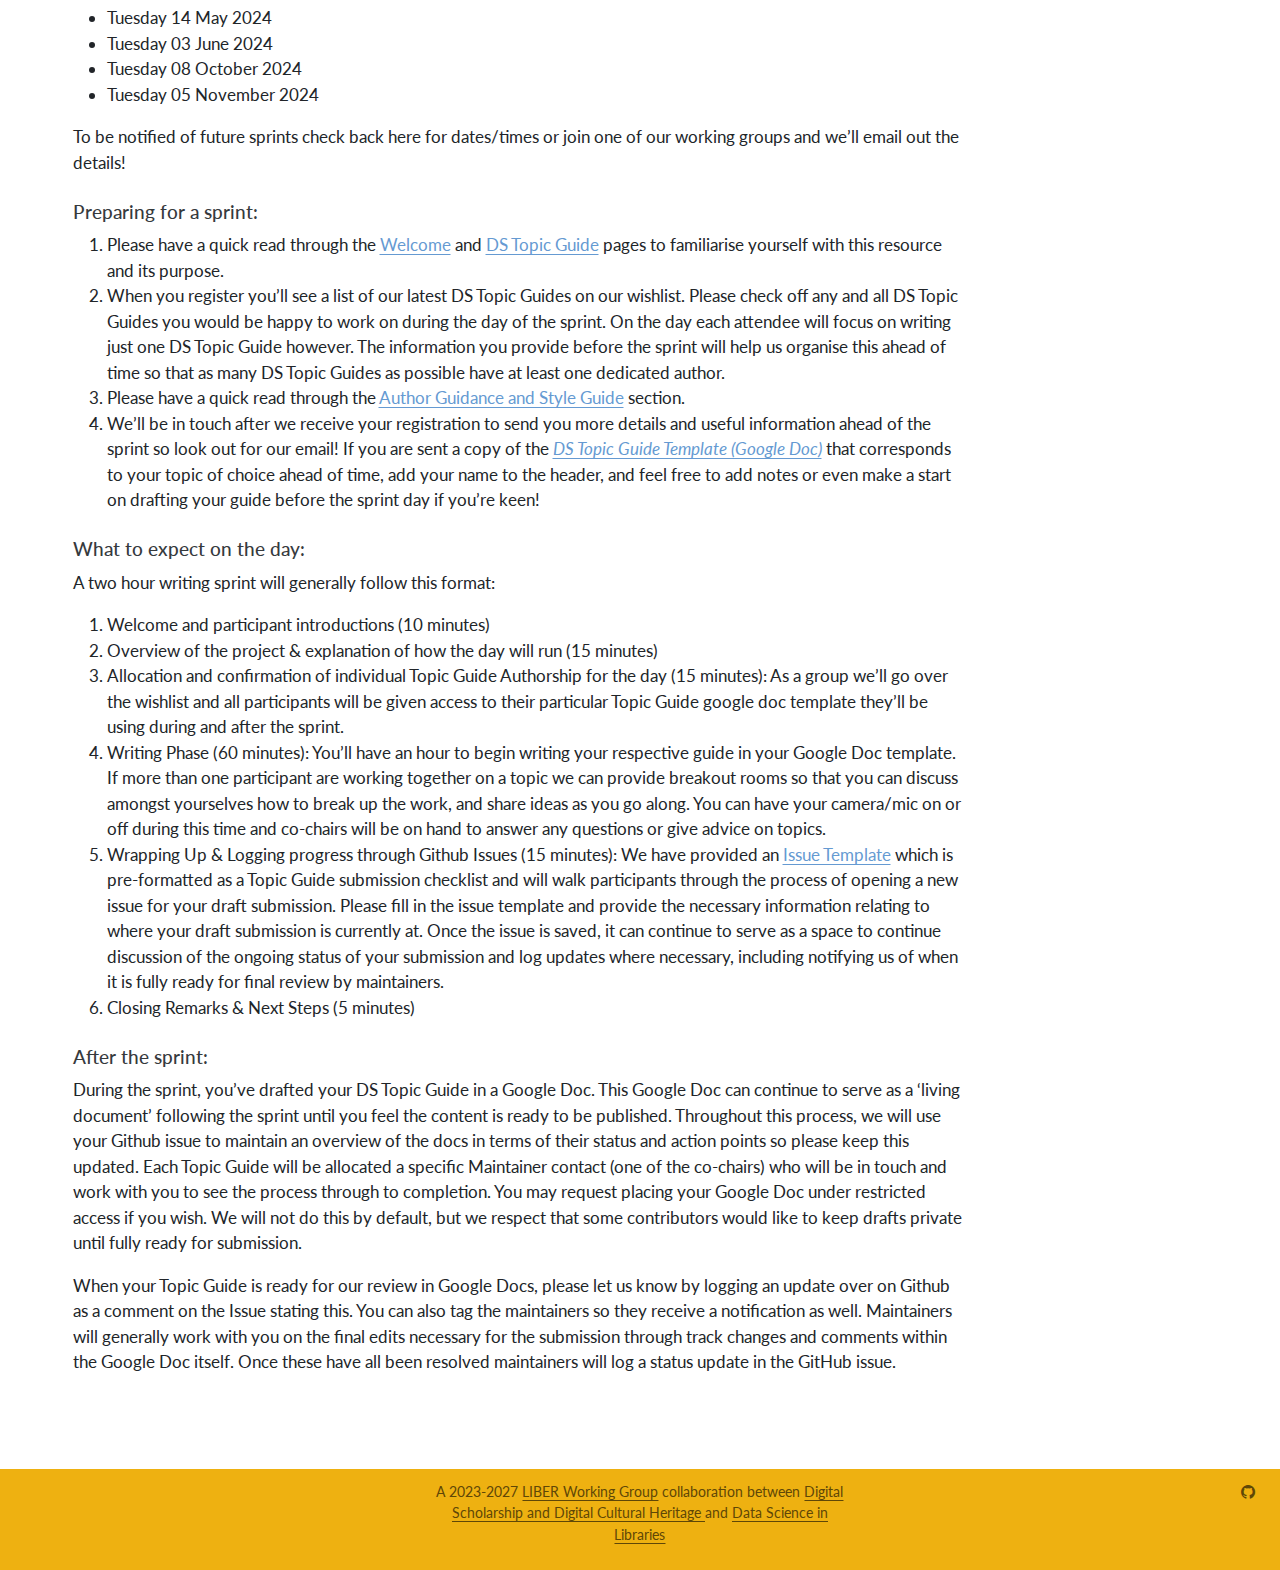
<file: book/docs/contributing.html>
<!DOCTYPE html>
<html xmlns="http://www.w3.org/1999/xhtml" lang="en" xml:lang="en"><head>

<meta charset="utf-8">
<meta name="generator" content="quarto-1.8.27">

<meta name="viewport" content="width=device-width, initial-scale=1.0, user-scalable=yes">


<title>Contribute to our Project – IIIF Learning Labyrinth</title>
<style>
code{white-space: pre-wrap;}
span.smallcaps{font-variant: small-caps;}
div.columns{display: flex; gap: min(4vw, 1.5em);}
div.column{flex: auto; overflow-x: auto;}
div.hanging-indent{margin-left: 1.5em; text-indent: -1.5em;}
ul.task-list{list-style: none;}
ul.task-list li input[type="checkbox"] {
  width: 0.8em;
  margin: 0 0.8em 0.2em -1em; /* quarto-specific, see https://github.com/quarto-dev/quarto-cli/issues/4556 */ 
  vertical-align: middle;
}
</style>


<script src="site_libs/quarto-nav/quarto-nav.js"></script>
<script src="site_libs/clipboard/clipboard.min.js"></script>
<script src="site_libs/quarto-search/autocomplete.umd.js"></script>
<script src="site_libs/quarto-search/fuse.min.js"></script>
<script src="site_libs/quarto-search/quarto-search.js"></script>
<meta name="quarto:offset" content="./">
<link href="./logo/favicon.ico" rel="icon">
<script src="site_libs/quarto-html/quarto.js" type="module"></script>
<script src="site_libs/quarto-html/tabsets/tabsets.js" type="module"></script>
<script src="site_libs/quarto-html/axe/axe-check.js" type="module"></script>
<script src="site_libs/quarto-html/popper.min.js"></script>
<script src="site_libs/quarto-html/tippy.umd.min.js"></script>
<script src="site_libs/quarto-html/anchor.min.js"></script>
<link href="site_libs/quarto-html/tippy.css" rel="stylesheet">
<link href="site_libs/quarto-html/quarto-syntax-highlighting-ed96de9b727972fe78a7b5d16c58bf87.css" rel="stylesheet" id="quarto-text-highlighting-styles">
<script src="site_libs/bootstrap/bootstrap.min.js"></script>
<link href="site_libs/bootstrap/bootstrap-icons.css" rel="stylesheet">
<link href="site_libs/bootstrap/bootstrap-928ac2c428faf035beb11b36d3514471.min.css" rel="stylesheet" append-hash="true" id="quarto-bootstrap" data-mode="light">
<script id="quarto-search-options" type="application/json">{
  "location": "navbar",
  "copy-button": false,
  "collapse-after": 3,
  "panel-placement": "end",
  "type": "overlay",
  "limit": 50,
  "keyboard-shortcut": [
    "f",
    "/",
    "s"
  ],
  "show-item-context": false,
  "language": {
    "search-no-results-text": "No results",
    "search-matching-documents-text": "matching documents",
    "search-copy-link-title": "Copy link to search",
    "search-hide-matches-text": "Hide additional matches",
    "search-more-match-text": "more match in this document",
    "search-more-matches-text": "more matches in this document",
    "search-clear-button-title": "Clear",
    "search-text-placeholder": "Search",
    "search-detached-cancel-button-title": "Cancel",
    "search-submit-button-title": "Submit",
    "search-label": "Search"
  }
}</script>


</head>

<body class="nav-fixed quarto-light">

<div id="quarto-search-results"></div>
  <header id="quarto-header" class="headroom fixed-top">
    <nav class="navbar navbar-expand-lg " data-bs-theme="dark">
      <div class="navbar-container container-fluid">
      <div class="navbar-brand-container mx-auto">
    <a href="./index.html" class="navbar-brand navbar-brand-logo">
    <img src="./logo/Liber-DS-logo-long-blue.png" alt="" class="navbar-logo light-content">
    <img src="./logo/Liber-DS-logo-long-blue.png" alt="" class="navbar-logo dark-content">
    </a>
    <a class="navbar-brand" href="./index.html">
    <span class="navbar-title">IIIF Learning Labyrinth</span>
    </a>
  </div>
            <div id="quarto-search" class="" title="Search"></div>
          <button class="navbar-toggler" type="button" data-bs-toggle="collapse" data-bs-target="#navbarCollapse" aria-controls="navbarCollapse" role="menu" aria-expanded="false" aria-label="Toggle navigation" onclick="if (window.quartoToggleHeadroom) { window.quartoToggleHeadroom(); }">
  <span class="navbar-toggler-icon"></span>
</button>
          <div class="collapse navbar-collapse" id="navbarCollapse">
            <ul class="navbar-nav navbar-nav-scroll ms-auto">
  <li class="nav-item">
    <a class="nav-link" href="./topicguides.html"> 
<span class="menu-text">Entrance</span></a>
  </li>  
  <li class="nav-item">
    <a class="nav-link" href="./project-overview.html"> 
<span class="menu-text">About</span></a>
  </li>  
  <li class="nav-item dropdown ">
    <a class="nav-link dropdown-toggle" href="#" id="nav-menu-contribute" role="link" data-bs-toggle="dropdown" aria-expanded="false">
 <span class="menu-text">Contribute</span>
    </a>
    <ul class="dropdown-menu dropdown-menu-end" aria-labelledby="nav-menu-contribute">    
        <li>
    <a class="dropdown-item" href="./contributing.html">
 <span class="dropdown-text">Contribute to our Project</span></a>
  </li>  
        <li>
    <a class="dropdown-item" href="./guidelines.html">
 <span class="dropdown-text">Author Guidance &amp; Style Guide</span></a>
  </li>  
        <li>
    <a class="dropdown-item" href="./licensing.html">
 <span class="dropdown-text">Licensing &amp; Re-use</span></a>
  </li>  
    </ul>
  </li>
</ul>
          </div> <!-- /navcollapse -->
            <div class="quarto-navbar-tools">
</div>
      </div> <!-- /container-fluid -->
    </nav>
</header>
<!-- content -->
<div id="quarto-content" class="quarto-container page-columns page-rows-contents page-layout-full page-navbar">
<!-- sidebar -->
<!-- margin-sidebar -->
    <div id="quarto-margin-sidebar" class="sidebar margin-sidebar">
        <nav id="TOC" role="doc-toc" class="toc-active">
    <h2 id="toc-title">Jump to…</h2>
   
  <ul class="collapse">
  <li><a href="#contribute-a-new-ds-topic-guide" id="toc-contribute-a-new-ds-topic-guide" class="nav-link active" data-scroll-target="#contribute-a-new-ds-topic-guide">Contribute a new <em>DS Topic Guide</em></a></li>
  <li><a href="#suggest-edits-to-an-existing-ds-topic-guide" id="toc-suggest-edits-to-an-existing-ds-topic-guide" class="nav-link" data-scroll-target="#suggest-edits-to-an-existing-ds-topic-guide">Suggest edits to an existing <em>DS Topic Guide</em></a></li>
  <li><a href="#join-a-working-group-and-help-with-ongoing-maintenance-and-review" id="toc-join-a-working-group-and-help-with-ongoing-maintenance-and-review" class="nav-link" data-scroll-target="#join-a-working-group-and-help-with-ongoing-maintenance-and-review">Join a working group and help with ongoing maintenance and review</a></li>
  <li><a href="#take-part-in-a-writing-sprint" id="toc-take-part-in-a-writing-sprint" class="nav-link" data-scroll-target="#take-part-in-a-writing-sprint">Take part in a Writing Sprint!</a></li>
  </ul>
<div class="toc-actions"><ul class="collapse"><li><a href="https://github.com/IrisBox/IIIF-Learning-Labyrinth/blob/main/book/contributing.qmd" class="toc-action"><i class="bi bi-github"></i>View source</a></li><li><a href="https://github.com/IrisBox/IIIF-Learning-Labyrinth/issues/new" class="toc-action"><i class="bi empty"></i>Report an issue</a></li></ul></div></nav>
    </div>
<!-- main -->
<main class="content column-page-left" id="quarto-document-content">

<header id="title-block-header" class="quarto-title-block default">
  <div class="quarto-title">
        <h1 class="title">Contribute to our Project</h1>
              </div>
    <div class="quarto-title-meta column-page-left">

        
              </div>
      </header>


<p>The first edition of <em>Digital Scholarship &amp; Data Science Topic Guides for Library Professionals</em>, launched at the LIBER Annual Conference in Summer 2025, draws heavily on the existing skills framework and topics covered in the <a href="https://blogs.bl.uk/digital-scholarship/2024/04/recovered-pages-dstp.html">British Library’s Digital Scholarship Training Programme</a>, as well as those recommended by attendees of development workshops hosted by LIBER working groups throughout 2023/2024.</p>
<p>There are several ways to contribute to the ongoing update and future development of this resource.</p>
<p>Feel free to contact <a href="mailto:digitalresearch@bl.uk">Nora McGregor</a> if you’re keen to discuss!</p>
<section id="contribute-a-new-ds-topic-guide" class="level2">
<h2 class="anchored" data-anchor-id="contribute-a-new-ds-topic-guide">Contribute a new <em>DS Topic Guide</em></h2>
<ol type="1">
<li>Choose from our current wishlist below or propose a brand new one! Not a member of a <a href="https://libereurope.eu/liber-participants/">LIBER Member Institution</a>? Not a problem, we will pair you up with a co-author from the LIBER network to ensure the european research library context is duly represented within the content.</li>
<li>Contact <a href="mailto:digitalresearch@bl.uk">digitalresearch@bl.uk</a> with your idea or feel free to submit a proposal directly on the project GitHub by filling in our <a href="https://github.com/libereurope/ds-topic-guides/issues"><strong>New Issue&gt;Submission Tracker</strong></a> template.</li>
<li>Once your proposal is reviewed and approved we’ll help you get started right away! Authors will have the option to submit drafts in either of two ways:
<ul>
<li>Using a copy of our google doc <a href="https://docs.google.com/document/d/154zvn1mhghAddNqW0gJvKp9E8u2VLU8krnPo1wtm_Mk/edit?usp=sharing">DS Topic Guide: [Template]</a> and emailing it to <a href="mailto:digitalresearch@bl.uk">digitalresearch@bl.uk</a></li>
<li>Forking the <a href="https://github.com/libereurope/ds-topic-guides">repository</a>, creating a new guide using the existing <a href="https://github.com/libereurope/ds-topic-guides/blob/main/book/template.qmd">template.qmd</a> and submitting a pull request</li>
</ul></li>
</ol>
<blockquote class="blockquote">
<p><strong><em>NOTE:</em></strong> Our current wishlist for future editions includes but is not limited to topics such as:</p>
<ul>
<li>Climate Change and Digital Sustainability</li>
<li>Cultural Competency &amp; Ethics in Digital Methods</li>
<li>Demystifying Computational Environments for Digital Scholarship</li>
<li>Digital Scholarship/Data Science Project Management, Evaluation and Impact Assessment</li>
<li>Digital Storytelling</li>
<li>Wikimedia Foundation Projects</li>
</ul>
</blockquote>
</section>
<section id="suggest-edits-to-an-existing-ds-topic-guide" class="level2">
<h2 class="anchored" data-anchor-id="suggest-edits-to-an-existing-ds-topic-guide">Suggest edits to an existing <em>DS Topic Guide</em></h2>
<p>Know of a good case study, report or community of practice that LIBER members should know about? Open a new <a href="https://github.com/libereurope/ds-topic-guides/issues">Issue</a> or add to the discussion on existing Issues on the project Github. If you’re new to GitHub don’t worry, we have a Topic Guide for that: <a href="github.qmd">GitHub: How to navigate and contribute to Git-based projects</a>!</p>
</section>
<section id="join-a-working-group-and-help-with-ongoing-maintenance-and-review" class="level2">
<h2 class="anchored" data-anchor-id="join-a-working-group-and-help-with-ongoing-maintenance-and-review">Join a working group and help with ongoing maintenance and review</h2>
<p>We view this resource as capturing a snapshot in time and will endeavour to fully review all content a minimum of once annually to check for link rot, and content relevancy. The project team editors are committed to making quick fixes when raised throughout the year, while formal sprints and reviews coinciding with LIBER Annual Summer Conference and Winter events will be used for soliciting new content and undertaking more complex updates to the resource each year and creating new editions as necessary. Join one of the <a href="https://libereurope.eu/working-group/digital-scholarship-and-digital-cultural-heritage-collections-working-group/">LIBER Working Groups Digital Scholarship and Digital Cultural Heritage WG</a> or <a href="https://libereurope.eu/working-group/liber-data-science-in-libraries-working-group/">Data Science in Libraries</a> (open to all staff of <a href="https://libereurope.eu/liber-participants/">LIBER member institutions</a>) to keep up with the developments and help out with ongoing maintenance of this project!</p>
</section>
<section id="take-part-in-a-writing-sprint" class="level2">
<h2 class="anchored" data-anchor-id="take-part-in-a-writing-sprint">Take part in a Writing Sprint!</h2>
<p>We held four online Topic Guide Sprints in 2024.</p>
<ul>
<li>Tuesday 14 May 2024</li>
<li>Tuesday 03 June 2024</li>
<li>Tuesday 08 October 2024</li>
<li>Tuesday 05 November 2024</li>
</ul>
<p>To be notified of future sprints check back here for dates/times or join one of our working groups and we’ll email out the details!</p>
<section id="preparing-for-a-sprint" class="level4">
<h4 class="anchored" data-anchor-id="preparing-for-a-sprint">Preparing for a sprint:</h4>
<ol type="1">
<li>Please have a quick read through the <a href="./index.html">Welcome</a> and <a href="./topicguides.html">DS Topic Guide</a> pages to familiarise yourself with this resource and its purpose.</li>
<li>When you register you’ll see a list of our latest DS Topic Guides on our wishlist. Please check off any and all DS Topic Guides you would be happy to work on during the day of the sprint. On the day each attendee will focus on writing just one DS Topic Guide however. The information you provide before the sprint will help us organise this ahead of time so that as many DS Topic Guides as possible have at least one dedicated author.<br>
</li>
<li>Please have a quick read through the <a href="./guidelines.html">Author Guidance and Style Guide</a> section.</li>
<li>We’ll be in touch after we receive your registration to send you more details and useful information ahead of the sprint so look out for our email! If you are sent a copy of the <a href="https://docs.google.com/document/d/154zvn1mhghAddNqW0gJvKp9E8u2VLU8krnPo1wtm_Mk/edit?usp=sharing"><em>DS Topic Guide Template (Google Doc)</em></a> that corresponds to your topic of choice ahead of time, add your name to the header, and feel free to add notes or even make a start on drafting your guide before the sprint day if you’re keen!</li>
</ol>
</section>
<section id="what-to-expect-on-the-day" class="level4">
<h4 class="anchored" data-anchor-id="what-to-expect-on-the-day">What to expect on the day:</h4>
<p>A two hour writing sprint will generally follow this format:</p>
<ol type="1">
<li>Welcome and participant introductions (10 minutes)<br>
</li>
<li>Overview of the project &amp; explanation of how the day will run (15 minutes)<br>
</li>
<li>Allocation and confirmation of individual Topic Guide Authorship for the day (15 minutes): As a group we’ll go over the wishlist and all participants will be given access to their particular Topic Guide google doc template they’ll be using during and after the sprint.</li>
<li>Writing Phase (60 minutes): You’ll have an hour to begin writing your respective guide in your Google Doc template. If more than one participant are working together on a topic we can provide breakout rooms so that you can discuss amongst yourselves how to break up the work, and share ideas as you go along. You can have your camera/mic on or off during this time and co-chairs will be on hand to answer any questions or give advice on topics.</li>
<li>Wrapping Up &amp; Logging progress through Github Issues (15 minutes): We have provided an <a href="https://github.com/libereurope/ds-topic-guides/issues">Issue Template</a> which is pre-formatted as a Topic Guide submission checklist and will walk participants through the process of opening a new issue for your draft submission. Please fill in the issue template and provide the necessary information relating to where your draft submission is currently at. Once the issue is saved, it can continue to serve as a space to continue discussion of the ongoing status of your submission and log updates where necessary, including notifying us of when it is fully ready for final review by maintainers.</li>
<li>Closing Remarks &amp; Next Steps (5 minutes)</li>
</ol>
</section>
<section id="after-the-sprint" class="level4">
<h4 class="anchored" data-anchor-id="after-the-sprint">After the sprint:</h4>
<p>During the sprint, you’ve drafted your DS Topic Guide in a Google Doc. This Google Doc can continue to serve as a ‘living document’ following the sprint until you feel the content is ready to be published. Throughout this process, we will use your Github issue to maintain an overview of the docs in terms of their status and action points so please keep this updated. Each Topic Guide will be allocated a specific Maintainer contact (one of the co-chairs) who will be in touch and work with you to see the process through to completion. You may request placing your Google Doc under restricted access if you wish. We will not do this by default, but we respect that some contributors would like to keep drafts private until fully ready for submission.</p>
<p>When your Topic Guide is ready for our review in Google Docs, please let us know by logging an update over on Github as a comment on the Issue stating this. You can also tag the maintainers so they receive a notification as well. Maintainers will generally work with you on the final edits necessary for the submission through track changes and comments within the Google Doc itself. Once these have all been resolved maintainers will log a status update in the GitHub issue.</p>


</section>
</section>

</main> <!-- /main -->
<script id="quarto-html-after-body" type="application/javascript">
  window.document.addEventListener("DOMContentLoaded", function (event) {
    const icon = "";
    const anchorJS = new window.AnchorJS();
    anchorJS.options = {
      placement: 'right',
      icon: icon
    };
    anchorJS.add('.anchored');
    const isCodeAnnotation = (el) => {
      for (const clz of el.classList) {
        if (clz.startsWith('code-annotation-')) {                     
          return true;
        }
      }
      return false;
    }
    const onCopySuccess = function(e) {
      // button target
      const button = e.trigger;
      // don't keep focus
      button.blur();
      // flash "checked"
      button.classList.add('code-copy-button-checked');
      var currentTitle = button.getAttribute("title");
      button.setAttribute("title", "Copied!");
      let tooltip;
      if (window.bootstrap) {
        button.setAttribute("data-bs-toggle", "tooltip");
        button.setAttribute("data-bs-placement", "left");
        button.setAttribute("data-bs-title", "Copied!");
        tooltip = new bootstrap.Tooltip(button, 
          { trigger: "manual", 
            customClass: "code-copy-button-tooltip",
            offset: [0, -8]});
        tooltip.show();    
      }
      setTimeout(function() {
        if (tooltip) {
          tooltip.hide();
          button.removeAttribute("data-bs-title");
          button.removeAttribute("data-bs-toggle");
          button.removeAttribute("data-bs-placement");
        }
        button.setAttribute("title", currentTitle);
        button.classList.remove('code-copy-button-checked');
      }, 1000);
      // clear code selection
      e.clearSelection();
    }
    const getTextToCopy = function(trigger) {
      const outerScaffold = trigger.parentElement.cloneNode(true);
      const codeEl = outerScaffold.querySelector('code');
      for (const childEl of codeEl.children) {
        if (isCodeAnnotation(childEl)) {
          childEl.remove();
        }
      }
      return codeEl.innerText;
    }
    const clipboard = new window.ClipboardJS('.code-copy-button:not([data-in-quarto-modal])', {
      text: getTextToCopy
    });
    clipboard.on('success', onCopySuccess);
    if (window.document.getElementById('quarto-embedded-source-code-modal')) {
      const clipboardModal = new window.ClipboardJS('.code-copy-button[data-in-quarto-modal]', {
        text: getTextToCopy,
        container: window.document.getElementById('quarto-embedded-source-code-modal')
      });
      clipboardModal.on('success', onCopySuccess);
    }
      var localhostRegex = new RegExp(/^(?:http|https):\/\/localhost\:?[0-9]*\//);
      var mailtoRegex = new RegExp(/^mailto:/);
        var filterRegex = new RegExp('/' + window.location.host + '/');
      var isInternal = (href) => {
          return filterRegex.test(href) || localhostRegex.test(href) || mailtoRegex.test(href);
      }
      // Inspect non-navigation links and adorn them if external
     var links = window.document.querySelectorAll('a[href]:not(.nav-link):not(.navbar-brand):not(.toc-action):not(.sidebar-link):not(.sidebar-item-toggle):not(.pagination-link):not(.no-external):not([aria-hidden]):not(.dropdown-item):not(.quarto-navigation-tool):not(.about-link)');
      for (var i=0; i<links.length; i++) {
        const link = links[i];
        if (!isInternal(link.href)) {
          // undo the damage that might have been done by quarto-nav.js in the case of
          // links that we want to consider external
          if (link.dataset.originalHref !== undefined) {
            link.href = link.dataset.originalHref;
          }
        }
      }
    function tippyHover(el, contentFn, onTriggerFn, onUntriggerFn) {
      const config = {
        allowHTML: true,
        maxWidth: 500,
        delay: 100,
        arrow: false,
        appendTo: function(el) {
            return el.parentElement;
        },
        interactive: true,
        interactiveBorder: 10,
        theme: 'quarto',
        placement: 'bottom-start',
      };
      if (contentFn) {
        config.content = contentFn;
      }
      if (onTriggerFn) {
        config.onTrigger = onTriggerFn;
      }
      if (onUntriggerFn) {
        config.onUntrigger = onUntriggerFn;
      }
      window.tippy(el, config); 
    }
    const noterefs = window.document.querySelectorAll('a[role="doc-noteref"]');
    for (var i=0; i<noterefs.length; i++) {
      const ref = noterefs[i];
      tippyHover(ref, function() {
        // use id or data attribute instead here
        let href = ref.getAttribute('data-footnote-href') || ref.getAttribute('href');
        try { href = new URL(href).hash; } catch {}
        const id = href.replace(/^#\/?/, "");
        const note = window.document.getElementById(id);
        if (note) {
          return note.innerHTML;
        } else {
          return "";
        }
      });
    }
    const xrefs = window.document.querySelectorAll('a.quarto-xref');
    const processXRef = (id, note) => {
      // Strip column container classes
      const stripColumnClz = (el) => {
        el.classList.remove("page-full", "page-columns");
        if (el.children) {
          for (const child of el.children) {
            stripColumnClz(child);
          }
        }
      }
      stripColumnClz(note)
      if (id === null || id.startsWith('sec-')) {
        // Special case sections, only their first couple elements
        const container = document.createElement("div");
        if (note.children && note.children.length > 2) {
          container.appendChild(note.children[0].cloneNode(true));
          for (let i = 1; i < note.children.length; i++) {
            const child = note.children[i];
            if (child.tagName === "P" && child.innerText === "") {
              continue;
            } else {
              container.appendChild(child.cloneNode(true));
              break;
            }
          }
          if (window.Quarto?.typesetMath) {
            window.Quarto.typesetMath(container);
          }
          return container.innerHTML
        } else {
          if (window.Quarto?.typesetMath) {
            window.Quarto.typesetMath(note);
          }
          return note.innerHTML;
        }
      } else {
        // Remove any anchor links if they are present
        const anchorLink = note.querySelector('a.anchorjs-link');
        if (anchorLink) {
          anchorLink.remove();
        }
        if (window.Quarto?.typesetMath) {
          window.Quarto.typesetMath(note);
        }
        if (note.classList.contains("callout")) {
          return note.outerHTML;
        } else {
          return note.innerHTML;
        }
      }
    }
    for (var i=0; i<xrefs.length; i++) {
      const xref = xrefs[i];
      tippyHover(xref, undefined, function(instance) {
        instance.disable();
        let url = xref.getAttribute('href');
        let hash = undefined; 
        if (url.startsWith('#')) {
          hash = url;
        } else {
          try { hash = new URL(url).hash; } catch {}
        }
        if (hash) {
          const id = hash.replace(/^#\/?/, "");
          const note = window.document.getElementById(id);
          if (note !== null) {
            try {
              const html = processXRef(id, note.cloneNode(true));
              instance.setContent(html);
            } finally {
              instance.enable();
              instance.show();
            }
          } else {
            // See if we can fetch this
            fetch(url.split('#')[0])
            .then(res => res.text())
            .then(html => {
              const parser = new DOMParser();
              const htmlDoc = parser.parseFromString(html, "text/html");
              const note = htmlDoc.getElementById(id);
              if (note !== null) {
                const html = processXRef(id, note);
                instance.setContent(html);
              } 
            }).finally(() => {
              instance.enable();
              instance.show();
            });
          }
        } else {
          // See if we can fetch a full url (with no hash to target)
          // This is a special case and we should probably do some content thinning / targeting
          fetch(url)
          .then(res => res.text())
          .then(html => {
            const parser = new DOMParser();
            const htmlDoc = parser.parseFromString(html, "text/html");
            const note = htmlDoc.querySelector('main.content');
            if (note !== null) {
              // This should only happen for chapter cross references
              // (since there is no id in the URL)
              // remove the first header
              if (note.children.length > 0 && note.children[0].tagName === "HEADER") {
                note.children[0].remove();
              }
              const html = processXRef(null, note);
              instance.setContent(html);
            } 
          }).finally(() => {
            instance.enable();
            instance.show();
          });
        }
      }, function(instance) {
      });
    }
        let selectedAnnoteEl;
        const selectorForAnnotation = ( cell, annotation) => {
          let cellAttr = 'data-code-cell="' + cell + '"';
          let lineAttr = 'data-code-annotation="' +  annotation + '"';
          const selector = 'span[' + cellAttr + '][' + lineAttr + ']';
          return selector;
        }
        const selectCodeLines = (annoteEl) => {
          const doc = window.document;
          const targetCell = annoteEl.getAttribute("data-target-cell");
          const targetAnnotation = annoteEl.getAttribute("data-target-annotation");
          const annoteSpan = window.document.querySelector(selectorForAnnotation(targetCell, targetAnnotation));
          const lines = annoteSpan.getAttribute("data-code-lines").split(",");
          const lineIds = lines.map((line) => {
            return targetCell + "-" + line;
          })
          let top = null;
          let height = null;
          let parent = null;
          if (lineIds.length > 0) {
              //compute the position of the single el (top and bottom and make a div)
              const el = window.document.getElementById(lineIds[0]);
              top = el.offsetTop;
              height = el.offsetHeight;
              parent = el.parentElement.parentElement;
            if (lineIds.length > 1) {
              const lastEl = window.document.getElementById(lineIds[lineIds.length - 1]);
              const bottom = lastEl.offsetTop + lastEl.offsetHeight;
              height = bottom - top;
            }
            if (top !== null && height !== null && parent !== null) {
              // cook up a div (if necessary) and position it 
              let div = window.document.getElementById("code-annotation-line-highlight");
              if (div === null) {
                div = window.document.createElement("div");
                div.setAttribute("id", "code-annotation-line-highlight");
                div.style.position = 'absolute';
                parent.appendChild(div);
              }
              div.style.top = top - 2 + "px";
              div.style.height = height + 4 + "px";
              div.style.left = 0;
              let gutterDiv = window.document.getElementById("code-annotation-line-highlight-gutter");
              if (gutterDiv === null) {
                gutterDiv = window.document.createElement("div");
                gutterDiv.setAttribute("id", "code-annotation-line-highlight-gutter");
                gutterDiv.style.position = 'absolute';
                const codeCell = window.document.getElementById(targetCell);
                const gutter = codeCell.querySelector('.code-annotation-gutter');
                gutter.appendChild(gutterDiv);
              }
              gutterDiv.style.top = top - 2 + "px";
              gutterDiv.style.height = height + 4 + "px";
            }
            selectedAnnoteEl = annoteEl;
          }
        };
        const unselectCodeLines = () => {
          const elementsIds = ["code-annotation-line-highlight", "code-annotation-line-highlight-gutter"];
          elementsIds.forEach((elId) => {
            const div = window.document.getElementById(elId);
            if (div) {
              div.remove();
            }
          });
          selectedAnnoteEl = undefined;
        };
          // Handle positioning of the toggle
      window.addEventListener(
        "resize",
        throttle(() => {
          elRect = undefined;
          if (selectedAnnoteEl) {
            selectCodeLines(selectedAnnoteEl);
          }
        }, 10)
      );
      function throttle(fn, ms) {
      let throttle = false;
      let timer;
        return (...args) => {
          if(!throttle) { // first call gets through
              fn.apply(this, args);
              throttle = true;
          } else { // all the others get throttled
              if(timer) clearTimeout(timer); // cancel #2
              timer = setTimeout(() => {
                fn.apply(this, args);
                timer = throttle = false;
              }, ms);
          }
        };
      }
        // Attach click handler to the DT
        const annoteDls = window.document.querySelectorAll('dt[data-target-cell]');
        for (const annoteDlNode of annoteDls) {
          annoteDlNode.addEventListener('click', (event) => {
            const clickedEl = event.target;
            if (clickedEl !== selectedAnnoteEl) {
              unselectCodeLines();
              const activeEl = window.document.querySelector('dt[data-target-cell].code-annotation-active');
              if (activeEl) {
                activeEl.classList.remove('code-annotation-active');
              }
              selectCodeLines(clickedEl);
              clickedEl.classList.add('code-annotation-active');
            } else {
              // Unselect the line
              unselectCodeLines();
              clickedEl.classList.remove('code-annotation-active');
            }
          });
        }
    const findCites = (el) => {
      const parentEl = el.parentElement;
      if (parentEl) {
        const cites = parentEl.dataset.cites;
        if (cites) {
          return {
            el,
            cites: cites.split(' ')
          };
        } else {
          return findCites(el.parentElement)
        }
      } else {
        return undefined;
      }
    };
    var bibliorefs = window.document.querySelectorAll('a[role="doc-biblioref"]');
    for (var i=0; i<bibliorefs.length; i++) {
      const ref = bibliorefs[i];
      const citeInfo = findCites(ref);
      if (citeInfo) {
        tippyHover(citeInfo.el, function() {
          var popup = window.document.createElement('div');
          citeInfo.cites.forEach(function(cite) {
            var citeDiv = window.document.createElement('div');
            citeDiv.classList.add('hanging-indent');
            citeDiv.classList.add('csl-entry');
            var biblioDiv = window.document.getElementById('ref-' + cite);
            if (biblioDiv) {
              citeDiv.innerHTML = biblioDiv.innerHTML;
            }
            popup.appendChild(citeDiv);
          });
          return popup.innerHTML;
        });
      }
    }
  });
  </script>
</div> <!-- /content -->
<footer class="footer">
  <div class="nav-footer">
    <div class="nav-footer-left">
      &nbsp;
    </div>   
    <div class="nav-footer-center">
<p>A 2023-2027 <a href="https://libereurope.eu/working-groups">LIBER Working Group</a> collaboration between <a href="https://libereurope.eu/working-group/digital-scholarship-and-digital-cultural-heritage-collections-working-group/">Digital Scholarship and Digital Cultural Heritage </a> and <a href="https://libereurope.eu/working-group/liber-data-science-in-libraries-working-group/">Data Science in Libraries</a></p>
<div class="toc-actions d-sm-block d-md-none"><ul><li><a href="https://github.com/IrisBox/IIIF-Learning-Labyrinth/blob/main/book/contributing.qmd" class="toc-action"><i class="bi bi-github"></i>View source</a></li><li><a href="https://github.com/IrisBox/IIIF-Learning-Labyrinth/issues/new" class="toc-action"><i class="bi empty"></i>Report an issue</a></li></ul></div></div>
    <div class="nav-footer-right">
      <ul class="footer-items list-unstyled">
    <li class="nav-item compact">
    <a class="nav-link" href="https://github.com/libereurope/ds-topic-guides">
      <i class="bi bi-github" role="img">
</i> 
    </a>
  </li>  
</ul>
    </div>
  </div>
</footer>




</body></html>
</file>
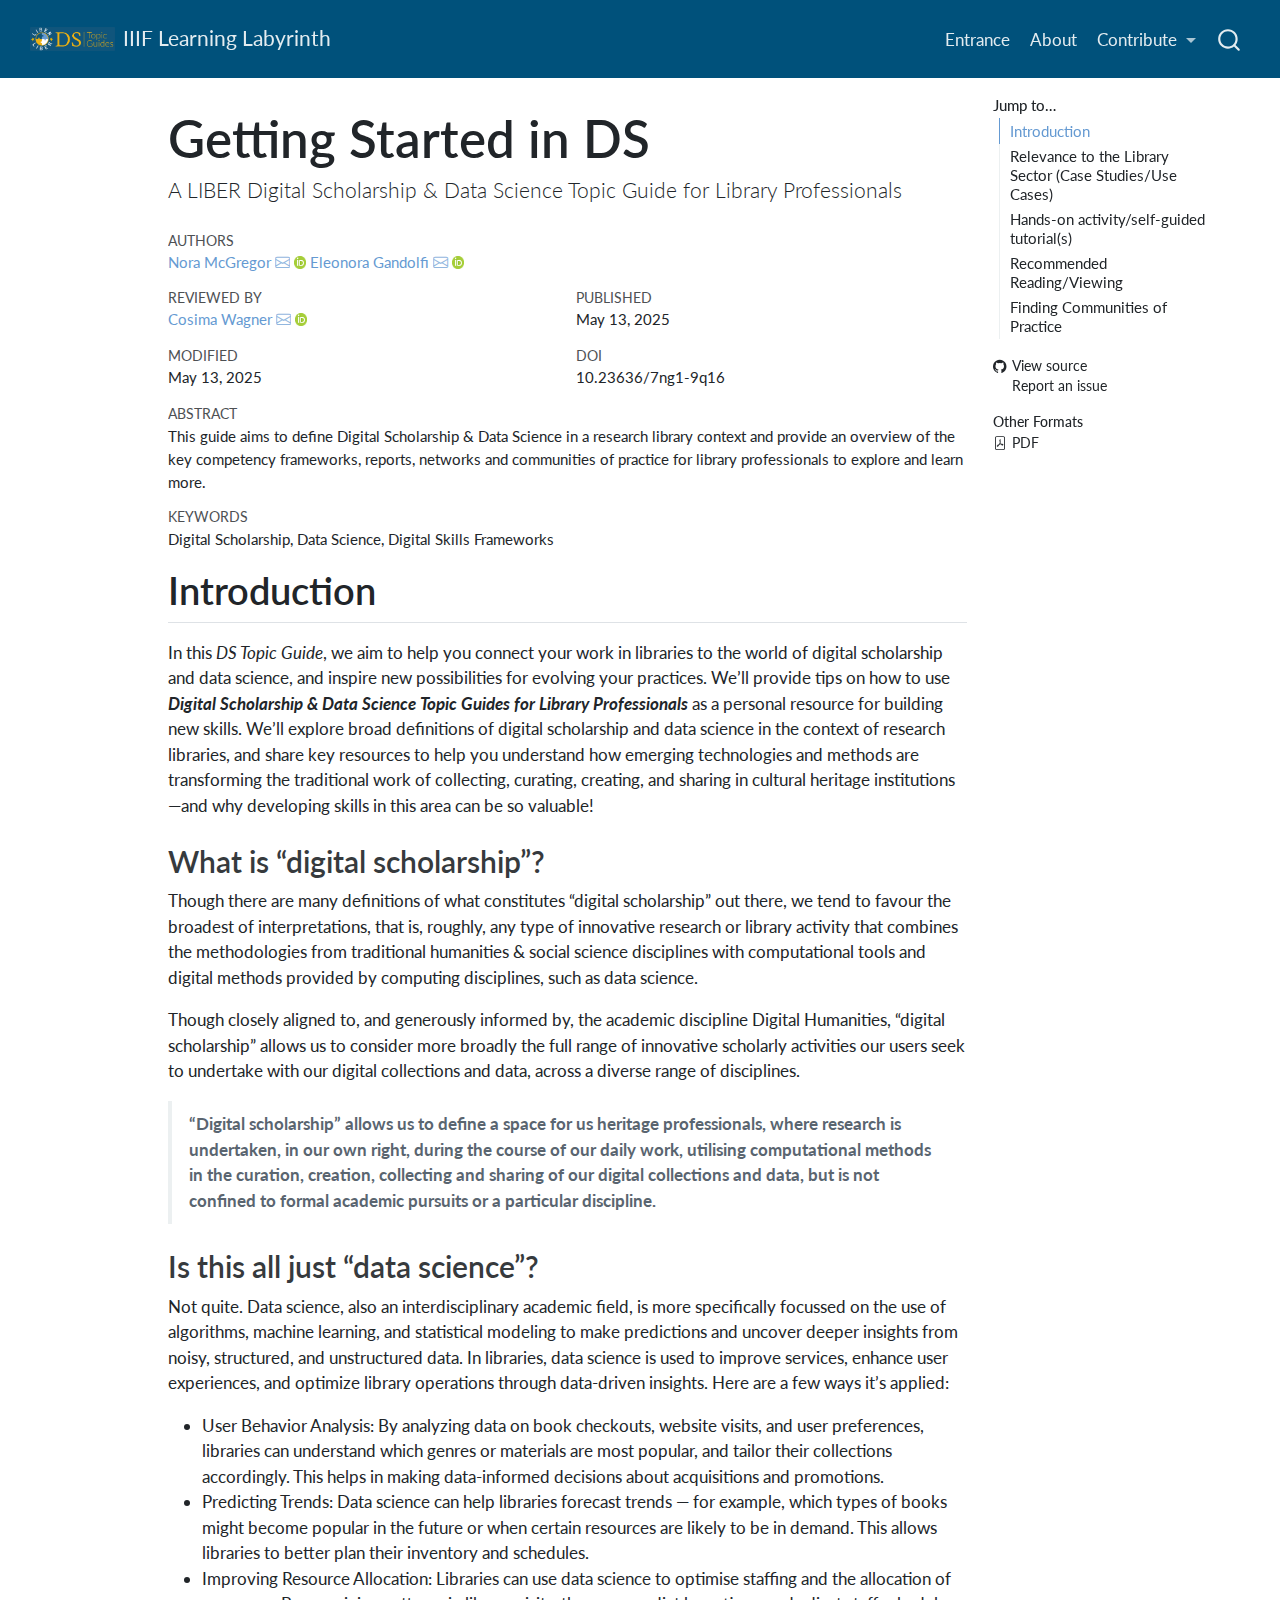
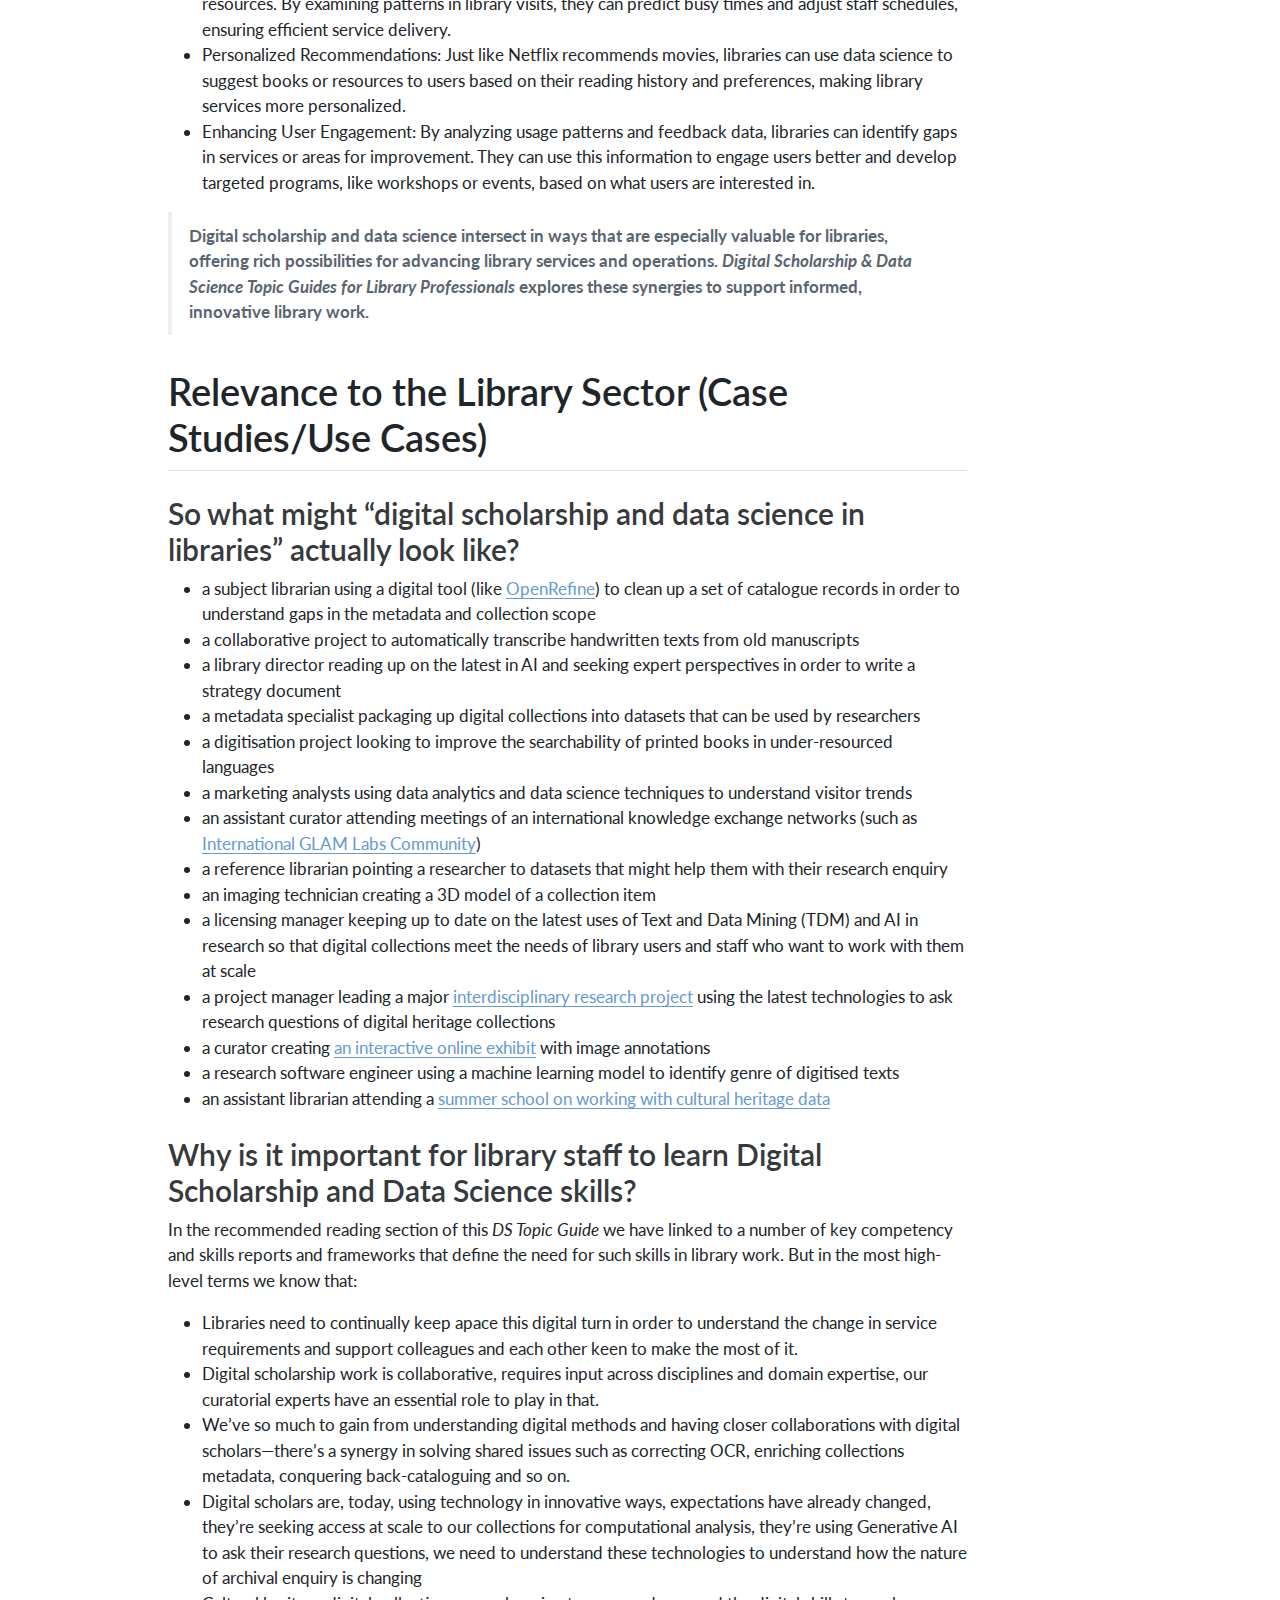
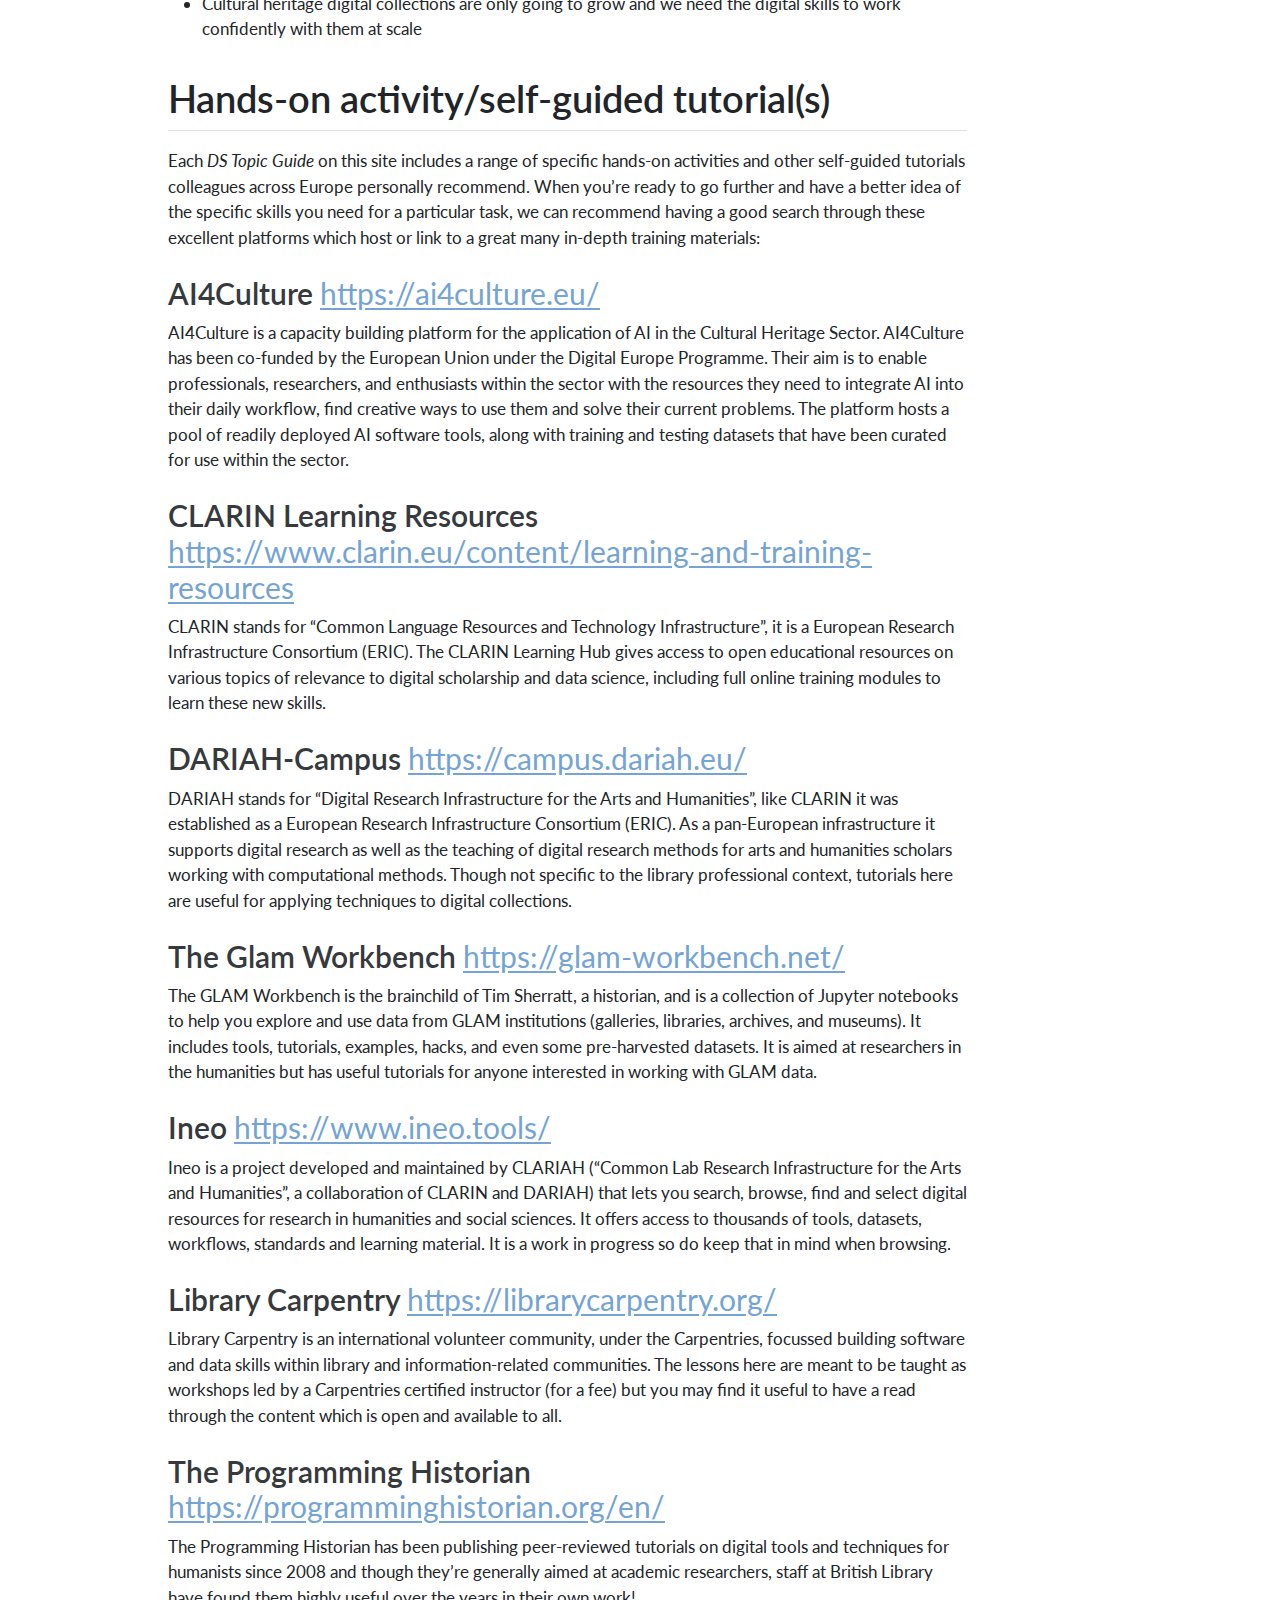
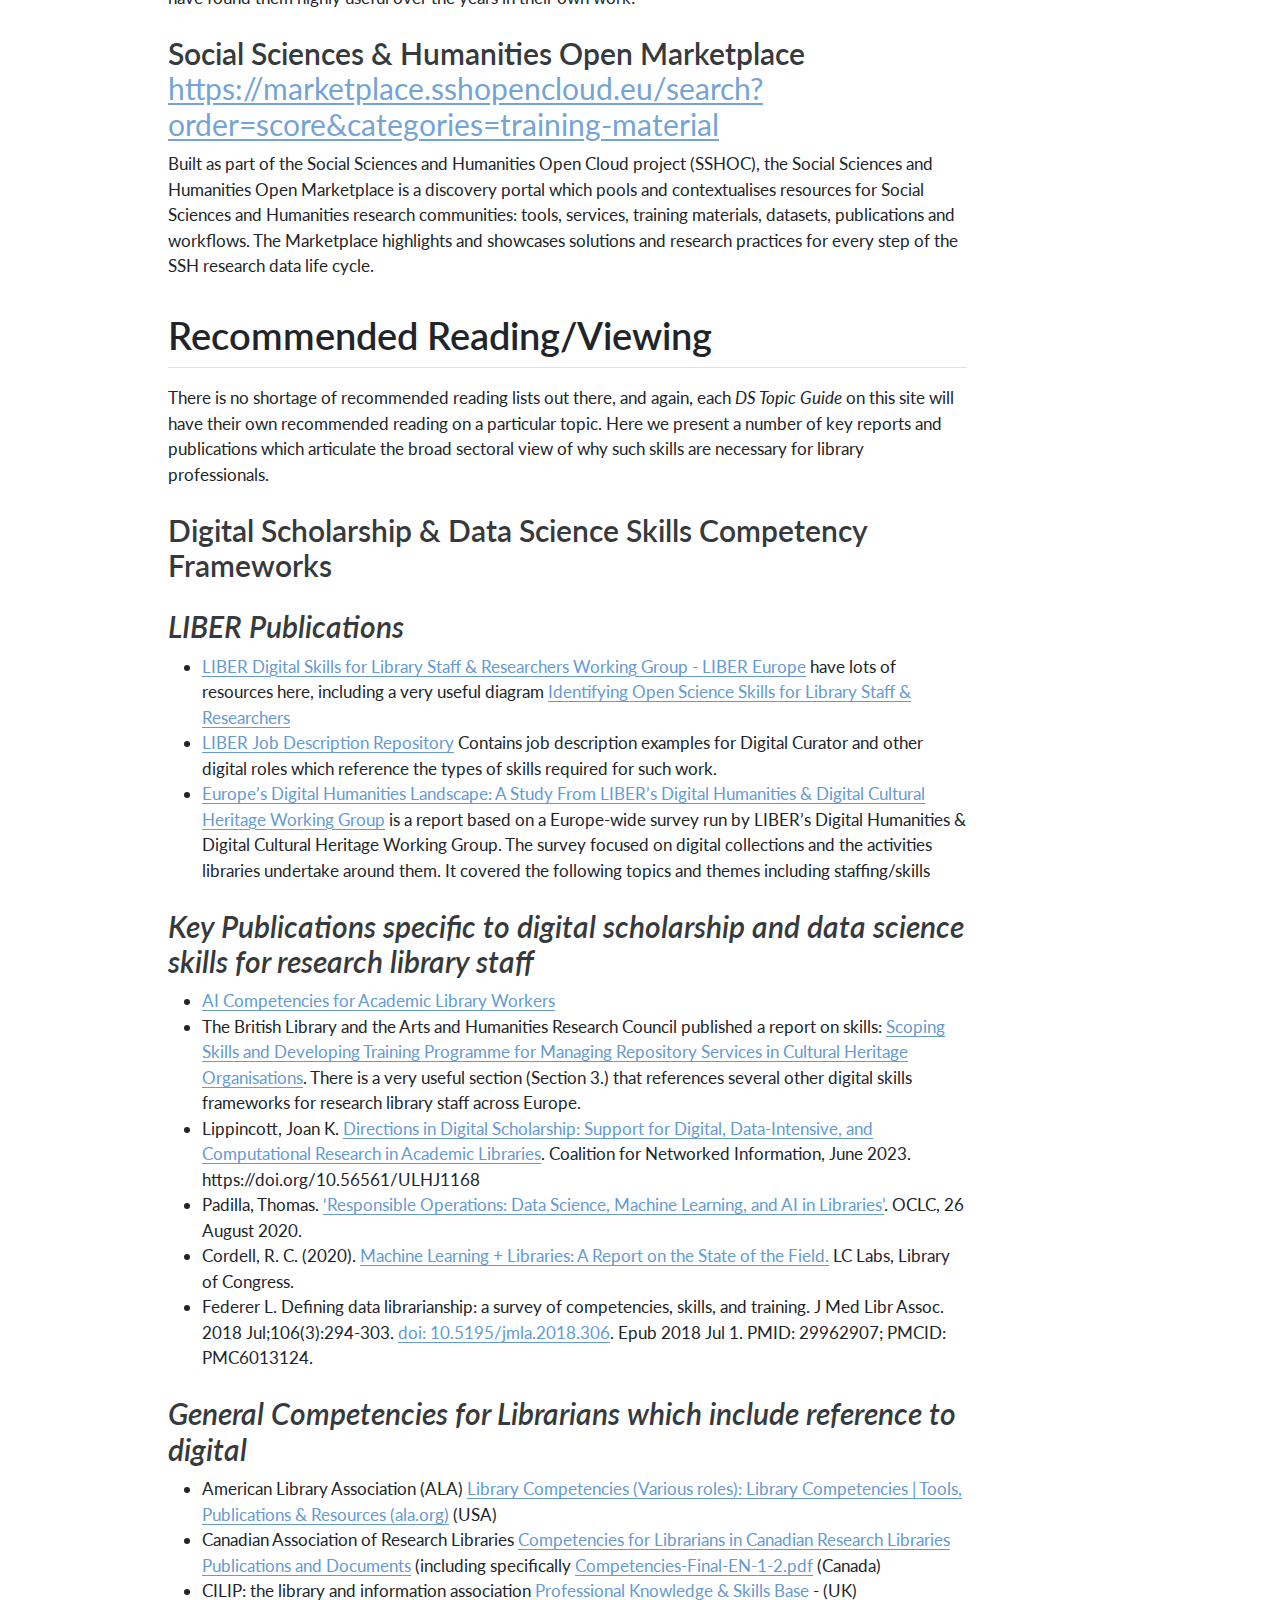
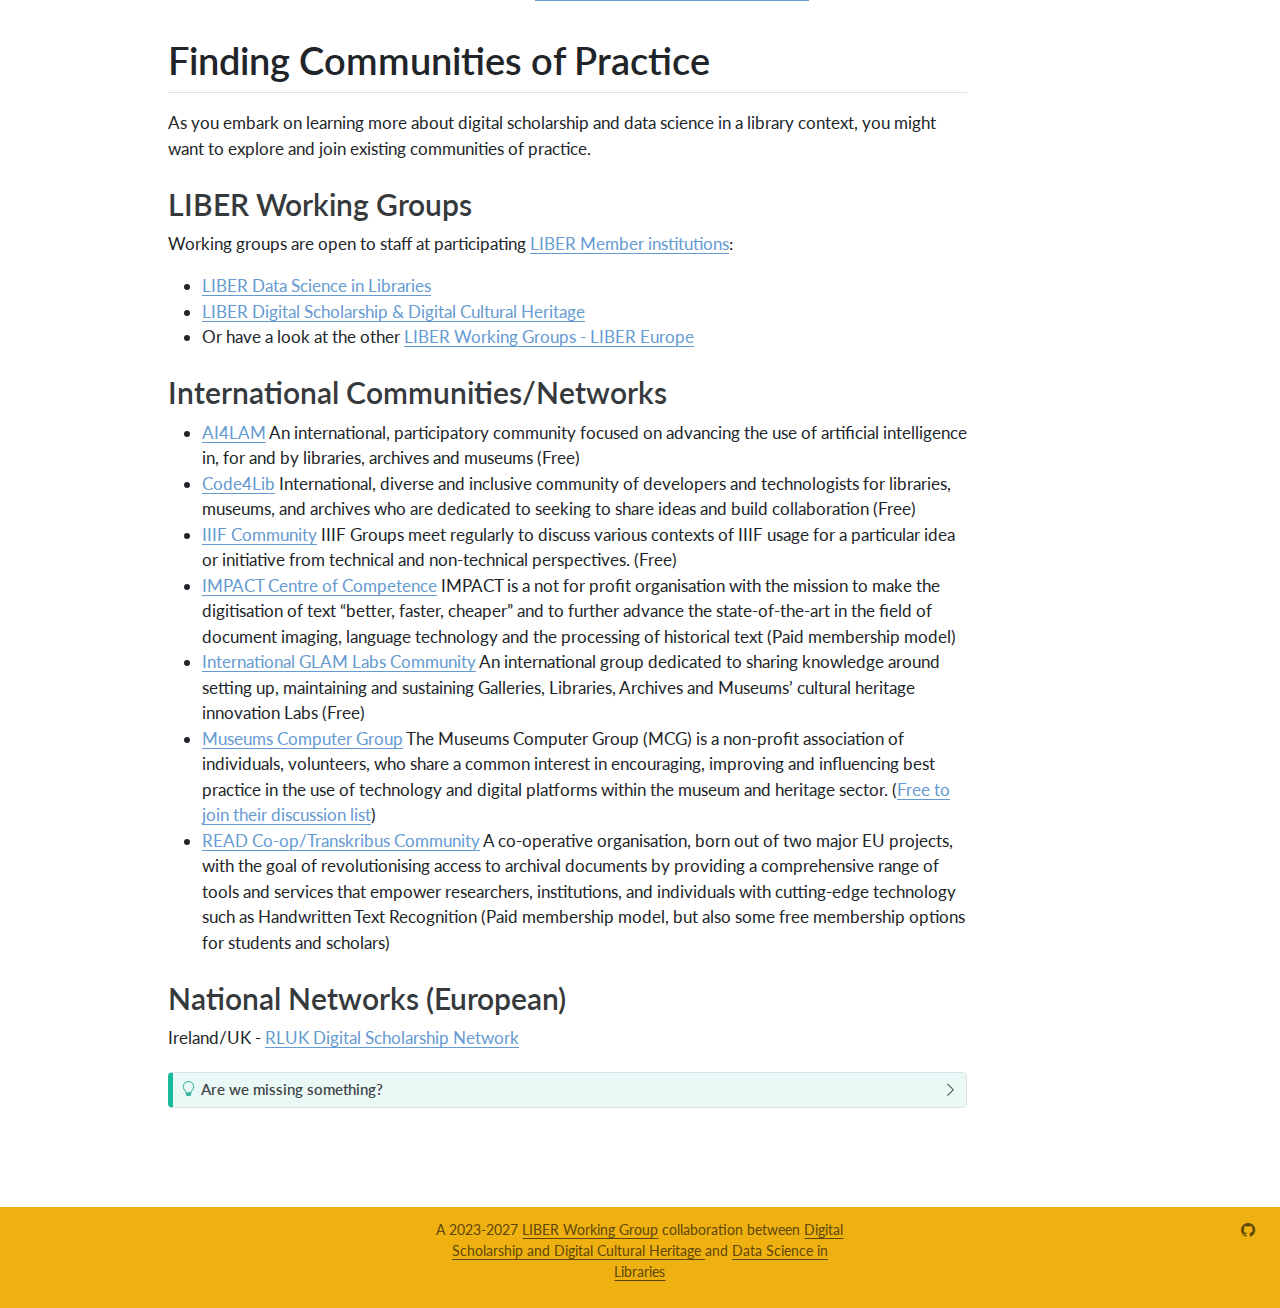
<file: book/docs/gettingstarted.html>
<!DOCTYPE html>
<html xmlns="http://www.w3.org/1999/xhtml" lang="en" xml:lang="en"><head>

<meta charset="utf-8">
<meta name="generator" content="quarto-1.8.27">

<meta name="viewport" content="width=device-width, initial-scale=1.0, user-scalable=yes">

<meta name="author" content="Nora McGregor">
<meta name="author" content="Eleonora Gandolfi">
<meta name="dcterms.date" content="2025-05-13">
<meta name="keywords" content="Digital Scholarship, Data Science, Digital Skills Frameworks">

<title>Getting Started in DS – IIIF Learning Labyrinth</title>
<style>
code{white-space: pre-wrap;}
span.smallcaps{font-variant: small-caps;}
div.columns{display: flex; gap: min(4vw, 1.5em);}
div.column{flex: auto; overflow-x: auto;}
div.hanging-indent{margin-left: 1.5em; text-indent: -1.5em;}
ul.task-list{list-style: none;}
ul.task-list li input[type="checkbox"] {
  width: 0.8em;
  margin: 0 0.8em 0.2em -1em; /* quarto-specific, see https://github.com/quarto-dev/quarto-cli/issues/4556 */ 
  vertical-align: middle;
}
</style>


<script src="site_libs/quarto-nav/quarto-nav.js"></script>
<script src="site_libs/clipboard/clipboard.min.js"></script>
<script src="site_libs/quarto-search/autocomplete.umd.js"></script>
<script src="site_libs/quarto-search/fuse.min.js"></script>
<script src="site_libs/quarto-search/quarto-search.js"></script>
<meta name="quarto:offset" content="./">
<link href="./logo/favicon.ico" rel="icon">
<script src="site_libs/quarto-html/quarto.js" type="module"></script>
<script src="site_libs/quarto-html/tabsets/tabsets.js" type="module"></script>
<script src="site_libs/quarto-html/axe/axe-check.js" type="module"></script>
<script src="site_libs/quarto-html/popper.min.js"></script>
<script src="site_libs/quarto-html/tippy.umd.min.js"></script>
<script src="site_libs/quarto-html/anchor.min.js"></script>
<link href="site_libs/quarto-html/tippy.css" rel="stylesheet">
<link href="site_libs/quarto-html/quarto-syntax-highlighting-ed96de9b727972fe78a7b5d16c58bf87.css" rel="stylesheet" id="quarto-text-highlighting-styles">
<script src="site_libs/bootstrap/bootstrap.min.js"></script>
<link href="site_libs/bootstrap/bootstrap-icons.css" rel="stylesheet">
<link href="site_libs/bootstrap/bootstrap-928ac2c428faf035beb11b36d3514471.min.css" rel="stylesheet" append-hash="true" id="quarto-bootstrap" data-mode="light">
<script id="quarto-search-options" type="application/json">{
  "location": "navbar",
  "copy-button": false,
  "collapse-after": 3,
  "panel-placement": "end",
  "type": "overlay",
  "limit": 50,
  "keyboard-shortcut": [
    "f",
    "/",
    "s"
  ],
  "show-item-context": false,
  "language": {
    "search-no-results-text": "No results",
    "search-matching-documents-text": "matching documents",
    "search-copy-link-title": "Copy link to search",
    "search-hide-matches-text": "Hide additional matches",
    "search-more-match-text": "more match in this document",
    "search-more-matches-text": "more matches in this document",
    "search-clear-button-title": "Clear",
    "search-text-placeholder": "Search",
    "search-detached-cancel-button-title": "Cancel",
    "search-submit-button-title": "Submit",
    "search-label": "Search"
  }
}</script>


</head>

<body class="nav-fixed quarto-light">

<div id="quarto-search-results"></div>
  <header id="quarto-header" class="headroom fixed-top">
    <nav class="navbar navbar-expand-lg " data-bs-theme="dark">
      <div class="navbar-container container-fluid">
      <div class="navbar-brand-container mx-auto">
    <a href="./index.html" class="navbar-brand navbar-brand-logo">
    <img src="./logo/Liber-DS-logo-long-blue.png" alt="" class="navbar-logo light-content">
    <img src="./logo/Liber-DS-logo-long-blue.png" alt="" class="navbar-logo dark-content">
    </a>
    <a class="navbar-brand" href="./index.html">
    <span class="navbar-title">IIIF Learning Labyrinth</span>
    </a>
  </div>
            <div id="quarto-search" class="" title="Search"></div>
          <button class="navbar-toggler" type="button" data-bs-toggle="collapse" data-bs-target="#navbarCollapse" aria-controls="navbarCollapse" role="menu" aria-expanded="false" aria-label="Toggle navigation" onclick="if (window.quartoToggleHeadroom) { window.quartoToggleHeadroom(); }">
  <span class="navbar-toggler-icon"></span>
</button>
          <div class="collapse navbar-collapse" id="navbarCollapse">
            <ul class="navbar-nav navbar-nav-scroll ms-auto">
  <li class="nav-item">
    <a class="nav-link" href="./topicguides.html"> 
<span class="menu-text">Entrance</span></a>
  </li>  
  <li class="nav-item">
    <a class="nav-link" href="./project-overview.html"> 
<span class="menu-text">About</span></a>
  </li>  
  <li class="nav-item dropdown ">
    <a class="nav-link dropdown-toggle" href="#" id="nav-menu-contribute" role="link" data-bs-toggle="dropdown" aria-expanded="false">
 <span class="menu-text">Contribute</span>
    </a>
    <ul class="dropdown-menu dropdown-menu-end" aria-labelledby="nav-menu-contribute">    
        <li>
    <a class="dropdown-item" href="./contributing.html">
 <span class="dropdown-text">Contribute to our Project</span></a>
  </li>  
        <li>
    <a class="dropdown-item" href="./guidelines.html">
 <span class="dropdown-text">Author Guidance &amp; Style Guide</span></a>
  </li>  
        <li>
    <a class="dropdown-item" href="./licensing.html">
 <span class="dropdown-text">Licensing &amp; Re-use</span></a>
  </li>  
    </ul>
  </li>
</ul>
          </div> <!-- /navcollapse -->
            <div class="quarto-navbar-tools">
</div>
      </div> <!-- /container-fluid -->
    </nav>
</header>
<!-- content -->
<div id="quarto-content" class="quarto-container page-columns page-rows-contents page-layout-article page-navbar">
<!-- sidebar -->
<!-- margin-sidebar -->
    <div id="quarto-margin-sidebar" class="sidebar margin-sidebar">
        <nav id="TOC" role="doc-toc" class="toc-active">
    <h2 id="toc-title">Jump to…</h2>
   
  <ul class="collapse">
  <li><a href="#introduction" id="toc-introduction" class="nav-link active" data-scroll-target="#introduction">Introduction</a></li>
  <li><a href="#relevance-to-the-library-sector-case-studiesuse-cases" id="toc-relevance-to-the-library-sector-case-studiesuse-cases" class="nav-link" data-scroll-target="#relevance-to-the-library-sector-case-studiesuse-cases">Relevance to the Library Sector (Case Studies/Use Cases)</a></li>
  <li><a href="#hands-on-activityself-guided-tutorials" id="toc-hands-on-activityself-guided-tutorials" class="nav-link" data-scroll-target="#hands-on-activityself-guided-tutorials">Hands-on activity/self-guided tutorial(s)</a></li>
  <li><a href="#recommended-readingviewing" id="toc-recommended-readingviewing" class="nav-link" data-scroll-target="#recommended-readingviewing">Recommended Reading/Viewing</a></li>
  <li><a href="#finding-communities-of-practice" id="toc-finding-communities-of-practice" class="nav-link" data-scroll-target="#finding-communities-of-practice">Finding Communities of Practice</a></li>
  </ul>
<div class="toc-actions"><ul class="collapse"><li><a href="https://github.com/IrisBox/IIIF-Learning-Labyrinth/blob/main/book/gettingstarted.qmd" class="toc-action"><i class="bi bi-github"></i>View source</a></li><li><a href="https://github.com/IrisBox/IIIF-Learning-Labyrinth/issues/new" class="toc-action"><i class="bi empty"></i>Report an issue</a></li></ul></div><div class="quarto-alternate-formats"><h2>Other Formats</h2><ul><li><a href="gettingstarted.pdf"><i class="bi bi-file-pdf"></i>PDF</a></li></ul></div></nav>
    </div>
<!-- main -->
<main class="content" id="quarto-document-content">

<header id="title-block-header" class="quarto-title-block default">
  <div class="quarto-title">
        <h1 class="title">Getting Started in DS</h1>
            <p class="subtitle lead">A LIBER Digital Scholarship &amp; Data Science Topic Guide for Library Professionals</p>
          </div>
    <div class="quarto-title-meta">

        <div class="quarto-title-meta-author" style="display: block; width: 100%; margin-left: 0; padding-left: 0; box-sizing: border-box; grid-column: 1 / -1; justify-self: start; text-align: left;">
            <div class="quarto-title-meta-heading">Authors</div>
            <div class="quarto-title-meta-contents">
                  <a href="https://libereurope.eu/member/nora-mcgregor/">Nora McGregor</a> <a href="mailto:Digitalresearch@bl.uk" class="quarto-title-author-email"><i class="bi bi-envelope"></i></a> <a href="https://orcid.org/0000-0001-6560-5586" class="quarto-title-author-orcid"> <img src="[data-uri]"></a>           <a href="https://www.surrey.ac.uk/library/open-research/teams-advance-open-research-surrey">Eleonora Gandolfi</a> <a href="mailto:openresearch@surrey.ac.uk" class="quarto-title-author-email"><i class="bi bi-envelope"></i></a> <a href="https://orcid.org/0000-0001-8544-1670" class="quarto-title-author-orcid"> <img src="[data-uri]"></a>       </div>
    </div>
         <div class="quarto-title-meta-reviewed-by">
      <div class="quarto-title-meta-heading">Reviewed By</div>
      <div class="quarto-title-meta-contents">
         <a href="https://libereurope.eu/member/cosima-wagner/">Cosima Wagner</a> <a href="mailto:cosima.wagner@FU-BERLIN.DE" class="quarto-title-author-email"><i class="bi bi-envelope"></i></a> <a href="https://orcid.org/0000-0003-4957-3478" class="quarto-title-author-orcid"> <img src="[data-uri]"></a>
        
      </div>
    </div>
    
        <div class="quarto-title-meta-date">
      <div class="quarto-title-meta-heading">Published</div>
      <div class="quarto-title-meta-contents">
        <p class="date">May 13, 2025</p>
      </div>
    </div>
            <div class="quarto-title-meta-modified-date">
      <div class="quarto-title-meta-heading">Modified</div>
      <div class="quarto-title-meta-contents">
        <p class="date-modified">May 13, 2025</p>
      </div>
    </div>
            <div class="quarto-title-meta-doi">
      <div class="quarto-title-meta-heading">DOI</div>
      <div class="quarto-title-meta-contents">
        <p class="doi">10.23636/7ng1-9q16</p>
      </div>
    </div>
      </div>
    <div class="abstract">
    <div class="quarto-title-meta-heading">Abstract</div>
    <div class="quarto-title-meta-contents">
      <p>This guide aims to define Digital Scholarship &amp; Data Science in a research library context and provide an overview of the key competency frameworks, reports, networks and communities of practice for library professionals to explore and learn more.</p>
    </div>
  </div>
      <div class="quarto-title-meta-keywords">
    <div class="quarto-title-meta-heading">Keywords</div>
    <div class="quarto-title-meta-contents">
      <div class="text-keywords">
        <p>Digital Scholarship, Data Science, Digital Skills Frameworks</p>
      </div>
    </div>
  </div>
    </header>


<section id="introduction" class="level2">
<h2 class="anchored" data-anchor-id="introduction">Introduction</h2>
<p>In this <em>DS Topic Guide</em>, we aim to help you connect your work in libraries to the world of digital scholarship and data science, and inspire new possibilities for evolving your practices. We’ll provide tips on how to use <strong><em>Digital Scholarship &amp; Data Science Topic Guides for Library Professionals</em></strong> as a personal resource for building new skills. We’ll explore broad definitions of digital scholarship and data science in the context of research libraries, and share key resources to help you understand how emerging technologies and methods are transforming the traditional work of collecting, curating, creating, and sharing in cultural heritage institutions—and why developing skills in this area can be so valuable!</p>
<section id="what-is-digital-scholarship" class="level3">
<h3 class="anchored" data-anchor-id="what-is-digital-scholarship">What is “digital scholarship”?</h3>
<p>Though there are many definitions of what constitutes “digital scholarship” out there, we tend to favour the broadest of interpretations, that is, roughly, any type of innovative research or library activity that combines the methodologies from traditional humanities &amp; social science disciplines with computational tools and digital methods provided by computing disciplines, such as data science.</p>
<p>Though closely aligned to, and generously informed by, the academic discipline Digital Humanities, “digital scholarship” allows us to consider more broadly the full range of innovative scholarly activities our users seek to undertake with our digital collections and data, across a diverse range of disciplines.</p>
<blockquote class="blockquote">
<p><strong>“Digital scholarship” allows us to define a space for us heritage professionals, where research is undertaken, in our own right, during the course of our daily work, utilising computational methods in the curation, creation, collecting and sharing of our digital collections and data, but is not confined to formal academic pursuits or a particular discipline.</strong></p>
</blockquote>
</section>
<section id="is-this-all-just-data-science" class="level3">
<h3 class="anchored" data-anchor-id="is-this-all-just-data-science">Is this all just “data science”?</h3>
<p>Not quite. Data science, also an interdisciplinary academic field, is more specifically focussed on the use of algorithms, machine learning, and statistical modeling to make predictions and uncover deeper insights from noisy, structured, and unstructured data. In libraries, data science is used to improve services, enhance user experiences, and optimize library operations through data-driven insights. Here are a few ways it’s applied:</p>
<ul>
<li>User Behavior Analysis: By analyzing data on book checkouts, website visits, and user preferences, libraries can understand which genres or materials are most popular, and tailor their collections accordingly. This helps in making data-informed decisions about acquisitions and promotions.</li>
<li>Predicting Trends: Data science can help libraries forecast trends — for example, which types of books might become popular in the future or when certain resources are likely to be in demand. This allows libraries to better plan their inventory and schedules.</li>
<li>Improving Resource Allocation: Libraries can use data science to optimise staffing and the allocation of resources. By examining patterns in library visits, they can predict busy times and adjust staff schedules, ensuring efficient service delivery.</li>
<li>Personalized Recommendations: Just like Netflix recommends movies, libraries can use data science to suggest books or resources to users based on their reading history and preferences, making library services more personalized.</li>
<li>Enhancing User Engagement: By analyzing usage patterns and feedback data, libraries can identify gaps in services or areas for improvement. They can use this information to engage users better and develop targeted programs, like workshops or events, based on what users are interested in.</li>
</ul>
<blockquote class="blockquote">
<p><strong>Digital scholarship and data science intersect in ways that are especially valuable for libraries, offering rich possibilities for advancing library services and operations. <em>Digital Scholarship &amp; Data Science Topic Guides for Library Professionals</em> explores these synergies to support informed, innovative library work.</strong></p>
</blockquote>
</section>
</section>
<section id="relevance-to-the-library-sector-case-studiesuse-cases" class="level2">
<h2 class="anchored" data-anchor-id="relevance-to-the-library-sector-case-studiesuse-cases">Relevance to the Library Sector (Case Studies/Use Cases)</h2>
<section id="so-what-might-digital-scholarship-and-data-science-in-libraries-actually-look-like" class="level3">
<h3 class="anchored" data-anchor-id="so-what-might-digital-scholarship-and-data-science-in-libraries-actually-look-like">So what might “digital scholarship and data science in libraries” actually look like?</h3>
<ul>
<li>a subject librarian using a digital tool (like <a href="https://librarycarpentry.github.io/lc-open-refine/01-introduction">OpenRefine</a>) to clean up a set of catalogue records in order to understand gaps in the metadata and collection scope</li>
<li>a collaborative project to automatically transcribe handwritten texts from old manuscripts</li>
<li>a library director reading up on the latest in AI and seeking expert perspectives in order to write a strategy document</li>
<li>a metadata specialist packaging up digital collections into datasets that can be used by researchers</li>
<li>a digitisation project looking to improve the searchability of printed books in under-resourced languages</li>
<li>a marketing analysts using data analytics and data science techniques to understand visitor trends</li>
<li>an assistant curator attending meetings of an international knowledge exchange networks (such as <a href="https://glamlabs.io/">International GLAM Labs Community</a>)</li>
<li>a reference librarian pointing a researcher to datasets that might help them with their research enquiry</li>
<li>an imaging technician creating a 3D model of a collection item</li>
<li>a licensing manager keeping up to date on the latest uses of Text and Data Mining (TDM) and AI in research so that digital collections meet the needs of library users and staff who want to work with them at scale</li>
<li>a project manager leading a major <a href="https://livingwithmachines.ac.uk/">interdisciplinary research project</a> using the latest technologies to ask research questions of digital heritage collections</li>
<li>a curator creating <a href="https://www.exhibit.so/">an interactive online exhibit</a> with image annotations</li>
<li>a research software engineer using a machine learning model to identify genre of digitised texts</li>
<li>an assistant librarian attending a <a href="https://www.cdh.cam.ac.uk/dataschools/">summer school on working with cultural heritage data</a></li>
</ul>
</section>
<section id="why-is-it-important-for-library-staff-to-learn-digital-scholarship-and-data-science-skills" class="level3">
<h3 class="anchored" data-anchor-id="why-is-it-important-for-library-staff-to-learn-digital-scholarship-and-data-science-skills">Why is it important for library staff to learn Digital Scholarship and Data Science skills?</h3>
<p>In the recommended reading section of this <em>DS Topic Guide</em> we have linked to a number of key competency and skills reports and frameworks that define the need for such skills in library work. But in the most high-level terms we know that:</p>
<ul>
<li>Libraries need to continually keep apace this digital turn in order to understand the change in service requirements and support colleagues and each other keen to make the most of it.</li>
<li>Digital scholarship work is collaborative, requires input across disciplines and domain expertise, our curatorial experts have an essential role to play in that.</li>
<li>We’ve so much to gain from understanding digital methods and having closer collaborations with digital scholars—there’s a synergy in solving shared issues such as correcting OCR, enriching collections metadata, conquering back-cataloguing and so on.</li>
<li>Digital scholars are, today, using technology in innovative ways, expectations have already changed, they’re seeking access at scale to our collections for computational analysis, they’re using Generative AI to ask their research questions, we need to understand these technologies to understand how the nature of archival enquiry is changing</li>
<li>Cultural heritage digital collections are only going to grow and we need the digital skills to work confidently with them at scale</li>
</ul>
</section>
</section>
<section id="hands-on-activityself-guided-tutorials" class="level2">
<h2 class="anchored" data-anchor-id="hands-on-activityself-guided-tutorials">Hands-on activity/self-guided tutorial(s)</h2>
<p>Each <em>DS Topic Guide</em> on this site includes a range of specific hands-on activities and other self-guided tutorials colleagues across Europe personally recommend. When you’re ready to go further and have a better idea of the specific skills you need for a particular task, we can recommend having a good search through these excellent platforms which host or link to a great many in-depth training materials:</p>
<section id="ai4culture-httpsai4culture.eu" class="level3">
<h3 class="anchored" data-anchor-id="ai4culture-httpsai4culture.eu">AI4Culture <a href="https://ai4culture.eu/">https://ai4culture.eu/</a></h3>
<p>AI4Culture is a capacity building platform for the application of AI in the Cultural Heritage Sector. AI4Culture has been co-funded by the European Union under the Digital Europe Programme. Their aim is to enable professionals, researchers, and enthusiasts within the sector with the resources they need to integrate AI into their daily workflow, find creative ways to use them and solve their current problems. The platform hosts a pool of readily deployed AI software tools, along with training and testing datasets that have been curated for use within the sector.</p>
</section>
<section id="clarin-learning-resources-httpswww.clarin.eucontentlearning-and-training-resources" class="level3">
<h3 class="anchored" data-anchor-id="clarin-learning-resources-httpswww.clarin.eucontentlearning-and-training-resources">CLARIN Learning Resources <a href="https://www.clarin.eu/content/learning-and-training-resources">https://www.clarin.eu/content/learning-and-training-resources</a></h3>
<p>CLARIN stands for “Common Language Resources and Technology Infrastructure”, it is a European Research Infrastructure Consortium (ERIC). The CLARIN Learning Hub gives access to open educational resources on various topics of relevance to digital scholarship and data science, including full online training modules to learn these new skills.</p>
</section>
<section id="dariah-campus-httpscampus.dariah.eu" class="level3">
<h3 class="anchored" data-anchor-id="dariah-campus-httpscampus.dariah.eu">DARIAH-Campus <a href="https://campus.dariah.eu/">https://campus.dariah.eu/</a></h3>
<p>DARIAH stands for “Digital Research Infrastructure for the Arts and Humanities”, like CLARIN it was established as a European Research Infrastructure Consortium (ERIC). As a pan-European infrastructure it supports digital research as well as the teaching of digital research methods for arts and humanities scholars working with computational methods. Though not specific to the library professional context, tutorials here are useful for applying techniques to digital collections.</p>
</section>
<section id="the-glam-workbench-httpsglam-workbench.net" class="level3">
<h3 class="anchored" data-anchor-id="the-glam-workbench-httpsglam-workbench.net">The Glam Workbench <a href="https://glam-workbench.net/">https://glam-workbench.net/</a></h3>
<p>The GLAM Workbench is the brainchild of Tim Sherratt, a historian, and is a collection of Jupyter notebooks to help you explore and use data from GLAM institutions (galleries, libraries, archives, and museums). It includes tools, tutorials, examples, hacks, and even some pre-harvested datasets. It is aimed at researchers in the humanities but has useful tutorials for anyone interested in working with GLAM data.</p>
</section>
<section id="ineo-httpswww.ineo.tools" class="level3">
<h3 class="anchored" data-anchor-id="ineo-httpswww.ineo.tools">Ineo <a href="https://www.ineo.tools/">https://www.ineo.tools/</a></h3>
<p>Ineo is a project developed and maintained by CLARIAH (“Common Lab Research Infrastructure for the Arts and Humanities”, a collaboration of CLARIN and DARIAH) that lets you search, browse, find and select digital resources for research in humanities and social sciences. It offers access to thousands of tools, datasets, workflows, standards and learning material. It is a work in progress so do keep that in mind when browsing.</p>
</section>
<section id="library-carpentry-httpslibrarycarpentry.org" class="level3">
<h3 class="anchored" data-anchor-id="library-carpentry-httpslibrarycarpentry.org">Library Carpentry <a href="https://librarycarpentry.org/">https://librarycarpentry.org/</a></h3>
<p>Library Carpentry is an international volunteer community, under the Carpentries, focussed building software and data skills within library and information-related communities. The lessons here are meant to be taught as workshops led by a Carpentries certified instructor (for a fee) but you may find it useful to have a read through the content which is open and available to all.</p>
</section>
<section id="the-programming-historian-httpsprogramminghistorian.orgen" class="level3">
<h3 class="anchored" data-anchor-id="the-programming-historian-httpsprogramminghistorian.orgen">The Programming Historian <a href="https://programminghistorian.org/en/">https://programminghistorian.org/en/</a></h3>
<p>The Programming Historian has been publishing peer-reviewed tutorials on digital tools and techniques for humanists since 2008 and though they’re generally aimed at academic researchers, staff at British Library have found them highly useful over the years in their own work!</p>
</section>
<section id="social-sciences-humanities-open-marketplace-httpsmarketplace.sshopencloud.eusearchorderscorecategoriestraining-material" class="level3">
<h3 class="anchored" data-anchor-id="social-sciences-humanities-open-marketplace-httpsmarketplace.sshopencloud.eusearchorderscorecategoriestraining-material">Social Sciences &amp; Humanities Open Marketplace <a href="https://marketplace.sshopencloud.eu/search?order=score&amp;categories=training-material">https://marketplace.sshopencloud.eu/search?order=score&amp;categories=training-material</a></h3>
<p>Built as part of the Social Sciences and Humanities Open Cloud project (SSHOC), the Social Sciences and Humanities Open Marketplace is a discovery portal which pools and contextualises resources for Social Sciences and Humanities research communities: tools, services, training materials, datasets, publications and workflows. The Marketplace highlights and showcases solutions and research practices for every step of the SSH research data life cycle.</p>
</section>
</section>
<section id="recommended-readingviewing" class="level2">
<h2 class="anchored" data-anchor-id="recommended-readingviewing">Recommended Reading/Viewing</h2>
<p>There is no shortage of recommended reading lists out there, and again, each <em>DS Topic Guide</em> on this site will have their own recommended reading on a particular topic. Here we present a number of key reports and publications which articulate the broad sectoral view of why such skills are necessary for library professionals.</p>
<section id="digital-scholarship-data-science-skills-competency-frameworks" class="level3">
<h3 class="anchored" data-anchor-id="digital-scholarship-data-science-skills-competency-frameworks">Digital Scholarship &amp; Data Science Skills Competency Frameworks</h3>
</section>
<section id="liber-publications" class="level3">
<h3 class="anchored" data-anchor-id="liber-publications"><em>LIBER Publications</em></h3>
<ul>
<li><a href="https://libereurope.eu/working-group/liber-digital-skills-services-working-group/">LIBER Digital Skills for Library Staff &amp; Researchers Working Group - LIBER Europe</a> have lots of resources here, including a very useful diagram <a href="https://libereurope.eu/article/open-science-skills-diagram/">Identifying Open Science Skills for Library Staff &amp; Researchers</a></li>
<li><a href="https://libereurope.eu/job-descriptions/#descriptions">LIBER Job Description Repository</a> Contains job description examples for Digital Curator and other digital roles which reference the types of skills required for such work.</li>
<li><a href="https://zenodo.org/records/3247286#.ZGXqS7XMJjS">Europe’s Digital Humanities Landscape: A Study From LIBER’s Digital Humanities &amp; Digital Cultural Heritage Working Group</a> is a report based on a Europe-wide survey run by LIBER’s Digital Humanities &amp; Digital Cultural Heritage Working Group. The survey focused on digital collections and the activities libraries undertake around them. It covered the following topics and themes including staffing/skills</li>
</ul>
</section>
<section id="key-publications-specific-to-digital-scholarship-and-data-science-skills-for-research-library-staff" class="level3">
<h3 class="anchored" data-anchor-id="key-publications-specific-to-digital-scholarship-and-data-science-skills-for-research-library-staff"><em>Key Publications specific to digital scholarship and data science skills for research library staff</em></h3>
<ul>
<li><a href="https://www.ala.org/acrl/standards/ai">AI Competencies for Academic Library Workers</a></li>
<li>The British Library and the Arts and Humanities Research Council published a report on skills: <a href="https://bl.iro.bl.uk/concern/reports/c87fd1ff-5ade-4367-8dc1-f94381c4b018">Scoping Skills and Developing Training Programme for Managing Repository Services in Cultural Heritage Organisations</a>. There is a very useful section (Section 3.) that references several other digital skills frameworks for research library staff across Europe.</li>
<li>Lippincott, Joan K. <a href="https://doi.org/10.56561/ULHJ1168">Directions in Digital Scholarship: Support for Digital, Data-Intensive, and Computational Research in Academic Libraries</a>. Coalition for Networked Information, June 2023. https://doi.org/10.56561/ULHJ1168</li>
<li>Padilla, Thomas. <a href="https://www.oclc.org/research/publications/2019/oclcresearch-responsible-operations-data-science-machine-learning-ai.html">‘Responsible Operations: Data Science, Machine Learning, and AI in Libraries’</a>. OCLC, 26 August 2020.</li>
<li>Cordell, R. C. (2020). <a href="https://labs.loc.gov/static/labs/work/reports/Cordell-LOC-ML-report.pdf">Machine Learning + Libraries: A Report on the State of the Field.</a> LC Labs, Library of Congress.</li>
<li>Federer L. Defining data librarianship: a survey of competencies, skills, and training. J Med Libr Assoc. 2018 Jul;106(3):294-303. <a href="https://www.researchgate.net/publication/326144024_Defining_data_librarianship_A_survey_of_competencies_skills_and_training">doi: 10.5195/jmla.2018.306</a>. Epub 2018 Jul 1. PMID: 29962907; PMCID: PMC6013124.</li>
</ul>
</section>
<section id="general-competencies-for-librarians-which-include-reference-to-digital" class="level3">
<h3 class="anchored" data-anchor-id="general-competencies-for-librarians-which-include-reference-to-digital"><em>General Competencies for Librarians which include reference to digital</em></h3>
<ul>
<li>American Library Association (ALA) <a href="https://www.ala.org/tools/atoz/library-competencies">Library Competencies (Various roles): Library Competencies | Tools, Publications &amp; Resources (ala.org)</a> (USA)</li>
<li>Canadian Association of Research Libraries <a href="https://www.carl-abrc.ca/publications-and-documents/">Competencies for Librarians in Canadian Research Libraries Publications and Documents</a> (including specifically <a href="https://www.carl-abrc.ca/wp-content/uploads/2020/09/Competencies-Final-EN-1-2.pdf">Competencies-Final-EN-1-2.pdf</a> (Canada)</li>
<li>CILIP: the library and information association <a href="https://www.cilip.org.uk/page/PKSB">Professional Knowledge &amp; Skills Base</a> - (UK)</li>
</ul>
</section>
</section>
<section id="finding-communities-of-practice" class="level2">
<h2 class="anchored" data-anchor-id="finding-communities-of-practice">Finding Communities of Practice</h2>
<p>As you embark on learning more about digital scholarship and data science in a library context, you might want to explore and join existing communities of practice.</p>
<section id="liber-working-groups" class="level3">
<h3 class="anchored" data-anchor-id="liber-working-groups">LIBER Working Groups</h3>
<p>Working groups are open to staff at participating <a href="https://libereurope.eu/liber-participants/">LIBER Member institutions</a>:</p>
<ul>
<li><a href="https://libereurope.eu/working-group/liber-data-science-in-libraries-working-group/">LIBER Data Science in Libraries</a></li>
<li><a href="https://libereurope.eu/working-group/digital-scholarship-and-digital-cultural-heritage-collections-working-group/">LIBER Digital Scholarship &amp; Digital Cultural Heritage</a></li>
<li>Or have a look at the other <a href="https://libereurope.eu/working-groups/">LIBER Working Groups - LIBER Europe</a></li>
</ul>
</section>
<section id="international-communitiesnetworks" class="level3">
<h3 class="anchored" data-anchor-id="international-communitiesnetworks">International Communities/Networks</h3>
<ul>
<li><a href="https://sites.google.com/view/ai4lam">AI4LAM</a> An international, participatory community focused on advancing the use of artificial intelligence in, for and by libraries, archives and museums (Free)</li>
<li><a href="https://code4lib.org/about/">Code4Lib</a> International, diverse and inclusive community of developers and technologists for libraries, museums, and archives who are dedicated to seeking to share ideas and build collaboration (Free)</li>
<li><a href="https://iiif.io/community/">IIIF Community</a> IIIF Groups meet regularly to discuss various contexts of IIIF usage for a particular idea or initiative from technical and non-technical perspectives. (Free)</li>
<li><a href="https://www.digitisation.eu/">IMPACT Centre of Competence</a> IMPACT is a not for profit organisation with the mission to make the digitisation of text “better, faster, cheaper” and to further advance the state-of-the-art in the field of document imaging, language technology and the processing of historical text (Paid membership model)</li>
<li><a href="https://glamlabs.io/">International GLAM Labs Community</a> An international group dedicated to sharing knowledge around setting up, maintaining and sustaining Galleries, Libraries, Archives and Museums’ cultural heritage innovation Labs (Free)</li>
<li><a href="https://museumscomputergroup.org.uk/">Museums Computer Group</a> The Museums Computer Group (MCG) is a non-profit association of individuals, volunteers, who share a common interest in encouraging, improving and influencing best practice in the use of technology and digital platforms within the museum and heritage sector. (<a href="https://museumscomputergroup.org.uk/join/mcg-community-discussion-list/">Free to join their discussion list</a>)</li>
<li><a href="https://readcoop.org/why-coop">READ Co-op/Transkribus Community</a> A co-operative organisation, born out of two major EU projects, with the goal of revolutionising access to archival documents by providing a comprehensive range of tools and services that empower researchers, institutions, and individuals with cutting-edge technology such as Handwritten Text Recognition (Paid membership model, but also some free membership options for students and scholars)</li>
</ul>
</section>
<section id="national-networks-european" class="level3">
<h3 class="anchored" data-anchor-id="national-networks-european">National Networks (European)</h3>
<p>Ireland/UK - <a href="https://www.rluk.ac.uk/rluk-dsn/">RLUK Digital Scholarship Network</a></p>
<div class="callout callout-style-default callout-tip callout-titled">
<div class="callout-header d-flex align-content-center collapsed" data-bs-toggle="collapse" data-bs-target=".callout-1-contents" aria-controls="callout-1" aria-expanded="false" aria-label="Toggle callout">
<div class="callout-icon-container">
<i class="callout-icon"></i>
</div>
<div class="callout-title-container flex-fill">
<span class="screen-reader-only">Tip</span>Are we missing something?
</div>
<div class="callout-btn-toggle d-inline-block border-0 py-1 ps-1 pe-0 float-end"><i class="callout-toggle"></i></div>
</div>
<div id="callout-1" class="callout-1-contents callout-collapse collapse">
<div class="callout-body-container callout-body">
<p>We’d love to hear it! Suggest edits by opening a new Issue or adding to the discussion on existing Issues on the <a href="https://github.com/libereurope/ds-topic-guides/issues">project Github</a>. If you’re new to GitHub don’t worry, we have a <em>DS Topic Guide</em> for that: <a href="github.qmd">GitHub: How to navigate and contribute to Git-based projects</a>! Or just drop us a line at digitalresearch@bl.uk!</p>
</div>
</div>
</div>


</section>
</section>

</main> <!-- /main -->
<script id="quarto-html-after-body" type="application/javascript">
  window.document.addEventListener("DOMContentLoaded", function (event) {
    const icon = "";
    const anchorJS = new window.AnchorJS();
    anchorJS.options = {
      placement: 'right',
      icon: icon
    };
    anchorJS.add('.anchored');
    const isCodeAnnotation = (el) => {
      for (const clz of el.classList) {
        if (clz.startsWith('code-annotation-')) {                     
          return true;
        }
      }
      return false;
    }
    const onCopySuccess = function(e) {
      // button target
      const button = e.trigger;
      // don't keep focus
      button.blur();
      // flash "checked"
      button.classList.add('code-copy-button-checked');
      var currentTitle = button.getAttribute("title");
      button.setAttribute("title", "Copied!");
      let tooltip;
      if (window.bootstrap) {
        button.setAttribute("data-bs-toggle", "tooltip");
        button.setAttribute("data-bs-placement", "left");
        button.setAttribute("data-bs-title", "Copied!");
        tooltip = new bootstrap.Tooltip(button, 
          { trigger: "manual", 
            customClass: "code-copy-button-tooltip",
            offset: [0, -8]});
        tooltip.show();    
      }
      setTimeout(function() {
        if (tooltip) {
          tooltip.hide();
          button.removeAttribute("data-bs-title");
          button.removeAttribute("data-bs-toggle");
          button.removeAttribute("data-bs-placement");
        }
        button.setAttribute("title", currentTitle);
        button.classList.remove('code-copy-button-checked');
      }, 1000);
      // clear code selection
      e.clearSelection();
    }
    const getTextToCopy = function(trigger) {
      const outerScaffold = trigger.parentElement.cloneNode(true);
      const codeEl = outerScaffold.querySelector('code');
      for (const childEl of codeEl.children) {
        if (isCodeAnnotation(childEl)) {
          childEl.remove();
        }
      }
      return codeEl.innerText;
    }
    const clipboard = new window.ClipboardJS('.code-copy-button:not([data-in-quarto-modal])', {
      text: getTextToCopy
    });
    clipboard.on('success', onCopySuccess);
    if (window.document.getElementById('quarto-embedded-source-code-modal')) {
      const clipboardModal = new window.ClipboardJS('.code-copy-button[data-in-quarto-modal]', {
        text: getTextToCopy,
        container: window.document.getElementById('quarto-embedded-source-code-modal')
      });
      clipboardModal.on('success', onCopySuccess);
    }
      var localhostRegex = new RegExp(/^(?:http|https):\/\/localhost\:?[0-9]*\//);
      var mailtoRegex = new RegExp(/^mailto:/);
        var filterRegex = new RegExp('/' + window.location.host + '/');
      var isInternal = (href) => {
          return filterRegex.test(href) || localhostRegex.test(href) || mailtoRegex.test(href);
      }
      // Inspect non-navigation links and adorn them if external
     var links = window.document.querySelectorAll('a[href]:not(.nav-link):not(.navbar-brand):not(.toc-action):not(.sidebar-link):not(.sidebar-item-toggle):not(.pagination-link):not(.no-external):not([aria-hidden]):not(.dropdown-item):not(.quarto-navigation-tool):not(.about-link)');
      for (var i=0; i<links.length; i++) {
        const link = links[i];
        if (!isInternal(link.href)) {
          // undo the damage that might have been done by quarto-nav.js in the case of
          // links that we want to consider external
          if (link.dataset.originalHref !== undefined) {
            link.href = link.dataset.originalHref;
          }
        }
      }
    function tippyHover(el, contentFn, onTriggerFn, onUntriggerFn) {
      const config = {
        allowHTML: true,
        maxWidth: 500,
        delay: 100,
        arrow: false,
        appendTo: function(el) {
            return el.parentElement;
        },
        interactive: true,
        interactiveBorder: 10,
        theme: 'quarto',
        placement: 'bottom-start',
      };
      if (contentFn) {
        config.content = contentFn;
      }
      if (onTriggerFn) {
        config.onTrigger = onTriggerFn;
      }
      if (onUntriggerFn) {
        config.onUntrigger = onUntriggerFn;
      }
      window.tippy(el, config); 
    }
    const noterefs = window.document.querySelectorAll('a[role="doc-noteref"]');
    for (var i=0; i<noterefs.length; i++) {
      const ref = noterefs[i];
      tippyHover(ref, function() {
        // use id or data attribute instead here
        let href = ref.getAttribute('data-footnote-href') || ref.getAttribute('href');
        try { href = new URL(href).hash; } catch {}
        const id = href.replace(/^#\/?/, "");
        const note = window.document.getElementById(id);
        if (note) {
          return note.innerHTML;
        } else {
          return "";
        }
      });
    }
    const xrefs = window.document.querySelectorAll('a.quarto-xref');
    const processXRef = (id, note) => {
      // Strip column container classes
      const stripColumnClz = (el) => {
        el.classList.remove("page-full", "page-columns");
        if (el.children) {
          for (const child of el.children) {
            stripColumnClz(child);
          }
        }
      }
      stripColumnClz(note)
      if (id === null || id.startsWith('sec-')) {
        // Special case sections, only their first couple elements
        const container = document.createElement("div");
        if (note.children && note.children.length > 2) {
          container.appendChild(note.children[0].cloneNode(true));
          for (let i = 1; i < note.children.length; i++) {
            const child = note.children[i];
            if (child.tagName === "P" && child.innerText === "") {
              continue;
            } else {
              container.appendChild(child.cloneNode(true));
              break;
            }
          }
          if (window.Quarto?.typesetMath) {
            window.Quarto.typesetMath(container);
          }
          return container.innerHTML
        } else {
          if (window.Quarto?.typesetMath) {
            window.Quarto.typesetMath(note);
          }
          return note.innerHTML;
        }
      } else {
        // Remove any anchor links if they are present
        const anchorLink = note.querySelector('a.anchorjs-link');
        if (anchorLink) {
          anchorLink.remove();
        }
        if (window.Quarto?.typesetMath) {
          window.Quarto.typesetMath(note);
        }
        if (note.classList.contains("callout")) {
          return note.outerHTML;
        } else {
          return note.innerHTML;
        }
      }
    }
    for (var i=0; i<xrefs.length; i++) {
      const xref = xrefs[i];
      tippyHover(xref, undefined, function(instance) {
        instance.disable();
        let url = xref.getAttribute('href');
        let hash = undefined; 
        if (url.startsWith('#')) {
          hash = url;
        } else {
          try { hash = new URL(url).hash; } catch {}
        }
        if (hash) {
          const id = hash.replace(/^#\/?/, "");
          const note = window.document.getElementById(id);
          if (note !== null) {
            try {
              const html = processXRef(id, note.cloneNode(true));
              instance.setContent(html);
            } finally {
              instance.enable();
              instance.show();
            }
          } else {
            // See if we can fetch this
            fetch(url.split('#')[0])
            .then(res => res.text())
            .then(html => {
              const parser = new DOMParser();
              const htmlDoc = parser.parseFromString(html, "text/html");
              const note = htmlDoc.getElementById(id);
              if (note !== null) {
                const html = processXRef(id, note);
                instance.setContent(html);
              } 
            }).finally(() => {
              instance.enable();
              instance.show();
            });
          }
        } else {
          // See if we can fetch a full url (with no hash to target)
          // This is a special case and we should probably do some content thinning / targeting
          fetch(url)
          .then(res => res.text())
          .then(html => {
            const parser = new DOMParser();
            const htmlDoc = parser.parseFromString(html, "text/html");
            const note = htmlDoc.querySelector('main.content');
            if (note !== null) {
              // This should only happen for chapter cross references
              // (since there is no id in the URL)
              // remove the first header
              if (note.children.length > 0 && note.children[0].tagName === "HEADER") {
                note.children[0].remove();
              }
              const html = processXRef(null, note);
              instance.setContent(html);
            } 
          }).finally(() => {
            instance.enable();
            instance.show();
          });
        }
      }, function(instance) {
      });
    }
        let selectedAnnoteEl;
        const selectorForAnnotation = ( cell, annotation) => {
          let cellAttr = 'data-code-cell="' + cell + '"';
          let lineAttr = 'data-code-annotation="' +  annotation + '"';
          const selector = 'span[' + cellAttr + '][' + lineAttr + ']';
          return selector;
        }
        const selectCodeLines = (annoteEl) => {
          const doc = window.document;
          const targetCell = annoteEl.getAttribute("data-target-cell");
          const targetAnnotation = annoteEl.getAttribute("data-target-annotation");
          const annoteSpan = window.document.querySelector(selectorForAnnotation(targetCell, targetAnnotation));
          const lines = annoteSpan.getAttribute("data-code-lines").split(",");
          const lineIds = lines.map((line) => {
            return targetCell + "-" + line;
          })
          let top = null;
          let height = null;
          let parent = null;
          if (lineIds.length > 0) {
              //compute the position of the single el (top and bottom and make a div)
              const el = window.document.getElementById(lineIds[0]);
              top = el.offsetTop;
              height = el.offsetHeight;
              parent = el.parentElement.parentElement;
            if (lineIds.length > 1) {
              const lastEl = window.document.getElementById(lineIds[lineIds.length - 1]);
              const bottom = lastEl.offsetTop + lastEl.offsetHeight;
              height = bottom - top;
            }
            if (top !== null && height !== null && parent !== null) {
              // cook up a div (if necessary) and position it 
              let div = window.document.getElementById("code-annotation-line-highlight");
              if (div === null) {
                div = window.document.createElement("div");
                div.setAttribute("id", "code-annotation-line-highlight");
                div.style.position = 'absolute';
                parent.appendChild(div);
              }
              div.style.top = top - 2 + "px";
              div.style.height = height + 4 + "px";
              div.style.left = 0;
              let gutterDiv = window.document.getElementById("code-annotation-line-highlight-gutter");
              if (gutterDiv === null) {
                gutterDiv = window.document.createElement("div");
                gutterDiv.setAttribute("id", "code-annotation-line-highlight-gutter");
                gutterDiv.style.position = 'absolute';
                const codeCell = window.document.getElementById(targetCell);
                const gutter = codeCell.querySelector('.code-annotation-gutter');
                gutter.appendChild(gutterDiv);
              }
              gutterDiv.style.top = top - 2 + "px";
              gutterDiv.style.height = height + 4 + "px";
            }
            selectedAnnoteEl = annoteEl;
          }
        };
        const unselectCodeLines = () => {
          const elementsIds = ["code-annotation-line-highlight", "code-annotation-line-highlight-gutter"];
          elementsIds.forEach((elId) => {
            const div = window.document.getElementById(elId);
            if (div) {
              div.remove();
            }
          });
          selectedAnnoteEl = undefined;
        };
          // Handle positioning of the toggle
      window.addEventListener(
        "resize",
        throttle(() => {
          elRect = undefined;
          if (selectedAnnoteEl) {
            selectCodeLines(selectedAnnoteEl);
          }
        }, 10)
      );
      function throttle(fn, ms) {
      let throttle = false;
      let timer;
        return (...args) => {
          if(!throttle) { // first call gets through
              fn.apply(this, args);
              throttle = true;
          } else { // all the others get throttled
              if(timer) clearTimeout(timer); // cancel #2
              timer = setTimeout(() => {
                fn.apply(this, args);
                timer = throttle = false;
              }, ms);
          }
        };
      }
        // Attach click handler to the DT
        const annoteDls = window.document.querySelectorAll('dt[data-target-cell]');
        for (const annoteDlNode of annoteDls) {
          annoteDlNode.addEventListener('click', (event) => {
            const clickedEl = event.target;
            if (clickedEl !== selectedAnnoteEl) {
              unselectCodeLines();
              const activeEl = window.document.querySelector('dt[data-target-cell].code-annotation-active');
              if (activeEl) {
                activeEl.classList.remove('code-annotation-active');
              }
              selectCodeLines(clickedEl);
              clickedEl.classList.add('code-annotation-active');
            } else {
              // Unselect the line
              unselectCodeLines();
              clickedEl.classList.remove('code-annotation-active');
            }
          });
        }
    const findCites = (el) => {
      const parentEl = el.parentElement;
      if (parentEl) {
        const cites = parentEl.dataset.cites;
        if (cites) {
          return {
            el,
            cites: cites.split(' ')
          };
        } else {
          return findCites(el.parentElement)
        }
      } else {
        return undefined;
      }
    };
    var bibliorefs = window.document.querySelectorAll('a[role="doc-biblioref"]');
    for (var i=0; i<bibliorefs.length; i++) {
      const ref = bibliorefs[i];
      const citeInfo = findCites(ref);
      if (citeInfo) {
        tippyHover(citeInfo.el, function() {
          var popup = window.document.createElement('div');
          citeInfo.cites.forEach(function(cite) {
            var citeDiv = window.document.createElement('div');
            citeDiv.classList.add('hanging-indent');
            citeDiv.classList.add('csl-entry');
            var biblioDiv = window.document.getElementById('ref-' + cite);
            if (biblioDiv) {
              citeDiv.innerHTML = biblioDiv.innerHTML;
            }
            popup.appendChild(citeDiv);
          });
          return popup.innerHTML;
        });
      }
    }
  });
  </script>
</div> <!-- /content -->
<footer class="footer">
  <div class="nav-footer">
    <div class="nav-footer-left">
      &nbsp;
    </div>   
    <div class="nav-footer-center">
<p>A 2023-2027 <a href="https://libereurope.eu/working-groups">LIBER Working Group</a> collaboration between <a href="https://libereurope.eu/working-group/digital-scholarship-and-digital-cultural-heritage-collections-working-group/">Digital Scholarship and Digital Cultural Heritage </a> and <a href="https://libereurope.eu/working-group/liber-data-science-in-libraries-working-group/">Data Science in Libraries</a></p>
<div class="toc-actions d-sm-block d-md-none"><ul><li><a href="https://github.com/IrisBox/IIIF-Learning-Labyrinth/blob/main/book/gettingstarted.qmd" class="toc-action"><i class="bi bi-github"></i>View source</a></li><li><a href="https://github.com/IrisBox/IIIF-Learning-Labyrinth/issues/new" class="toc-action"><i class="bi empty"></i>Report an issue</a></li></ul></div></div>
    <div class="nav-footer-right">
      <ul class="footer-items list-unstyled">
    <li class="nav-item compact">
    <a class="nav-link" href="https://github.com/libereurope/ds-topic-guides">
      <i class="bi bi-github" role="img">
</i> 
    </a>
  </li>  
</ul>
    </div>
  </div>
</footer>




</body></html>
</file>
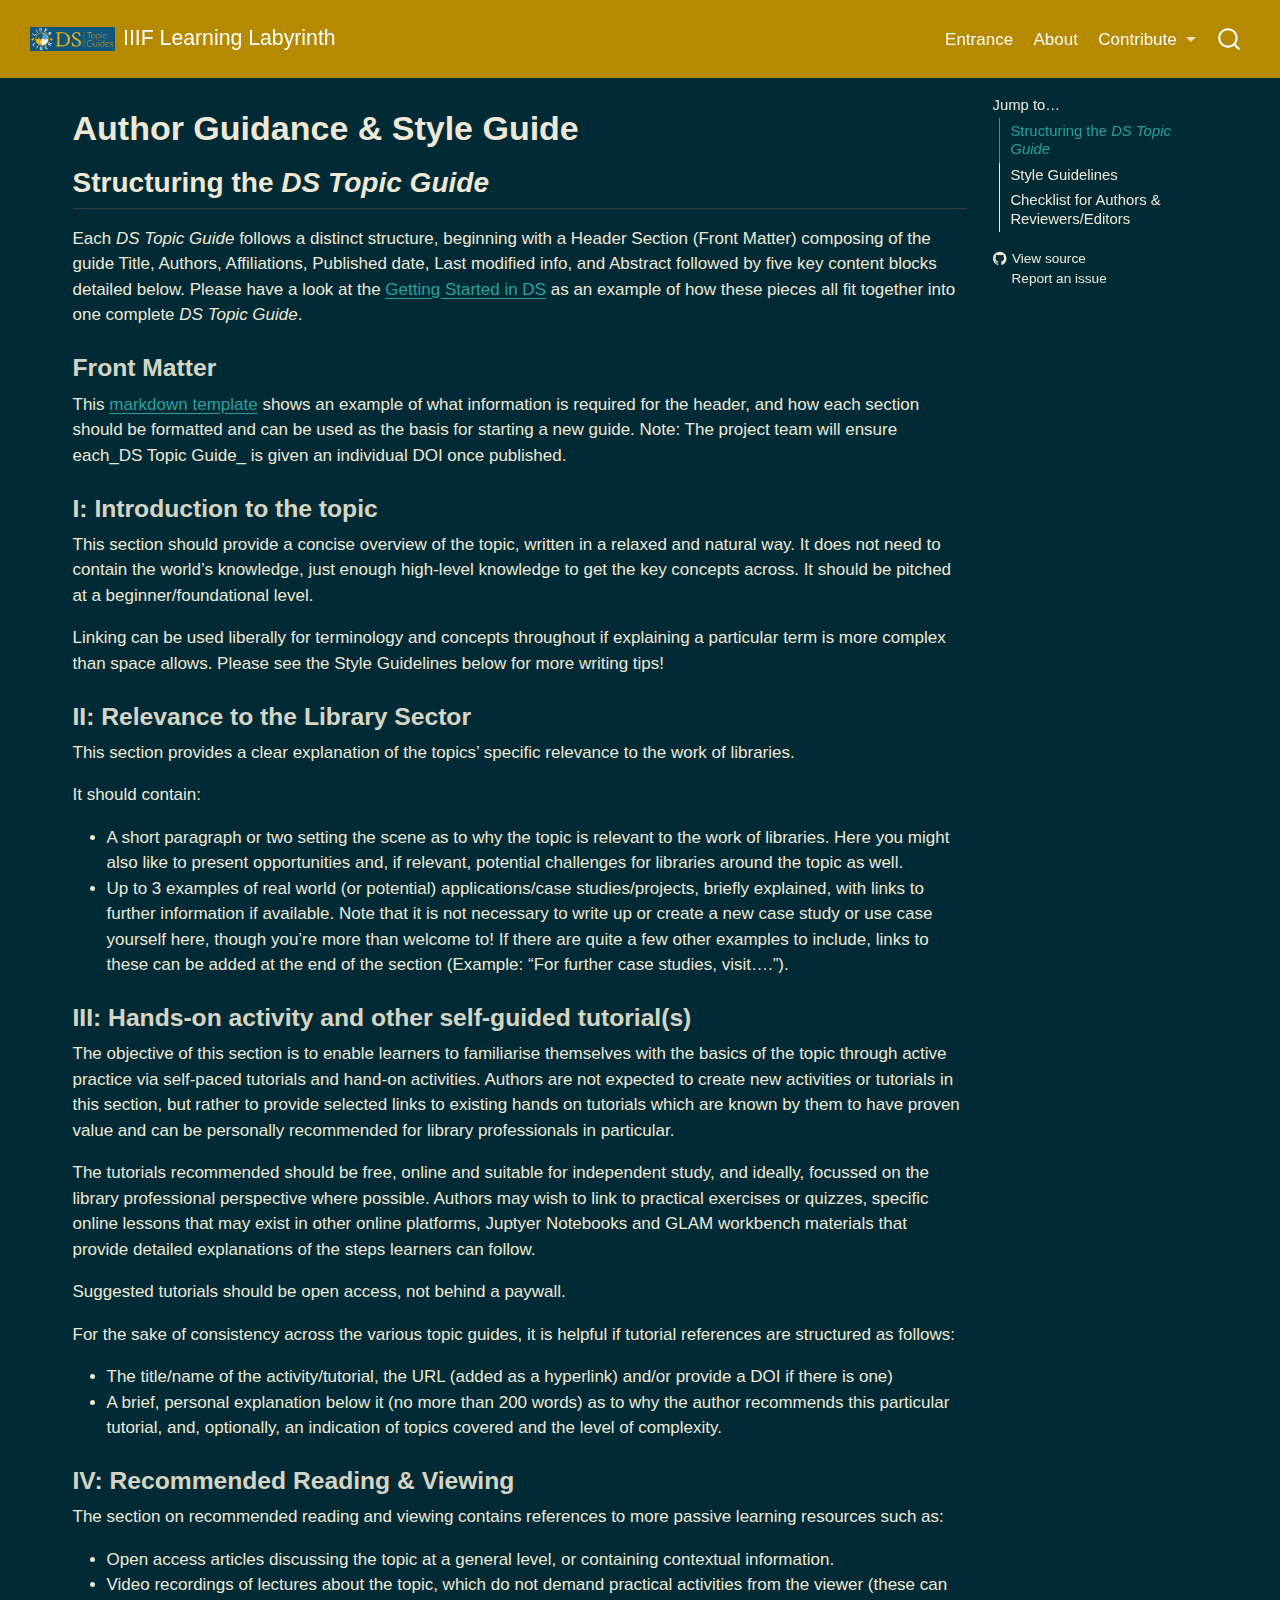
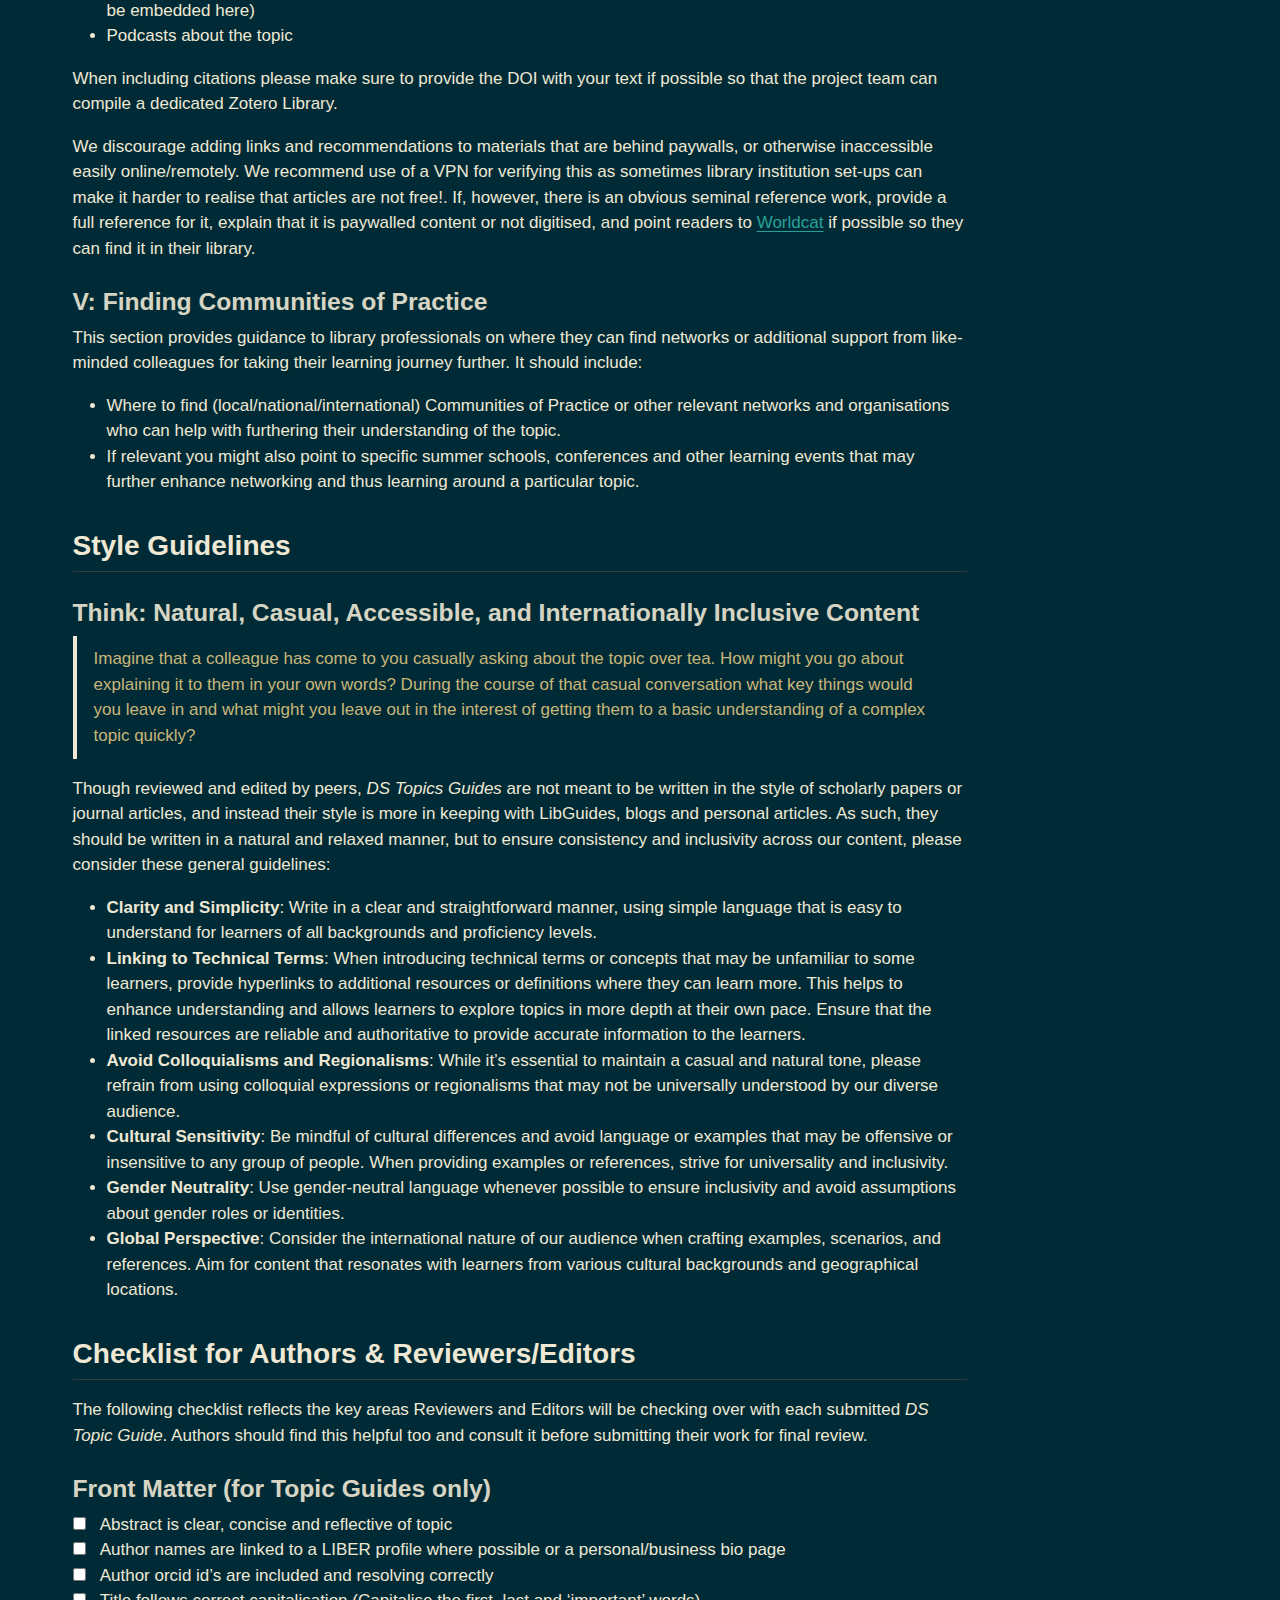
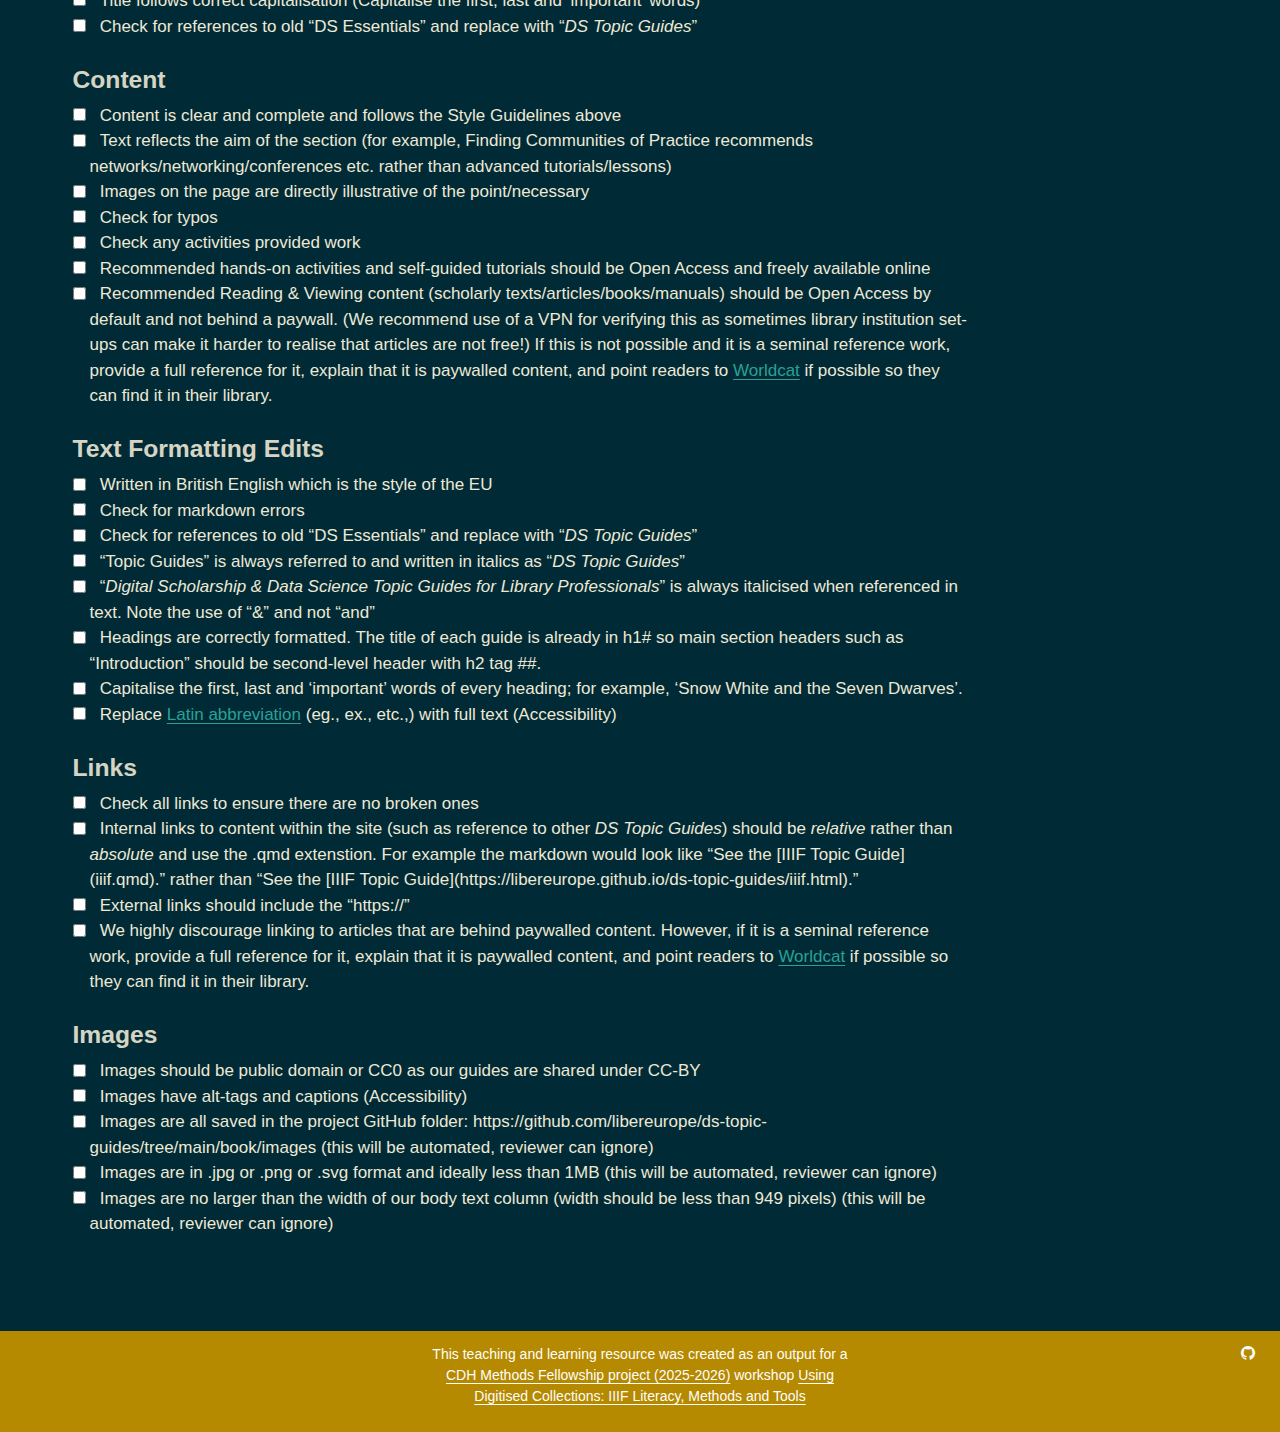
<file: book/docs/guidelines.html>
<!DOCTYPE html>
<html xmlns="http://www.w3.org/1999/xhtml" lang="en" xml:lang="en"><head>

<meta charset="utf-8">
<meta name="generator" content="quarto-1.8.27">

<meta name="viewport" content="width=device-width, initial-scale=1.0, user-scalable=yes">


<title>Author Guidance &amp; Style Guide – IIIF Learning Labyrinth</title>
<style>
code{white-space: pre-wrap;}
span.smallcaps{font-variant: small-caps;}
div.columns{display: flex; gap: min(4vw, 1.5em);}
div.column{flex: auto; overflow-x: auto;}
div.hanging-indent{margin-left: 1.5em; text-indent: -1.5em;}
ul.task-list{list-style: none;}
ul.task-list li input[type="checkbox"] {
  width: 0.8em;
  margin: 0 0.8em 0.2em -1em; /* quarto-specific, see https://github.com/quarto-dev/quarto-cli/issues/4556 */ 
  vertical-align: middle;
}
</style>


<script src="site_libs/quarto-nav/quarto-nav.js"></script>
<script src="site_libs/clipboard/clipboard.min.js"></script>
<script src="site_libs/quarto-search/autocomplete.umd.js"></script>
<script src="site_libs/quarto-search/fuse.min.js"></script>
<script src="site_libs/quarto-search/quarto-search.js"></script>
<meta name="quarto:offset" content="./">
<link href="./logo/favicon.ico" rel="icon">
<script src="site_libs/quarto-html/quarto.js" type="module"></script>
<script src="site_libs/quarto-html/tabsets/tabsets.js" type="module"></script>
<script src="site_libs/quarto-html/axe/axe-check.js" type="module"></script>
<script src="site_libs/quarto-html/popper.min.js"></script>
<script src="site_libs/quarto-html/tippy.umd.min.js"></script>
<script src="site_libs/quarto-html/anchor.min.js"></script>
<link href="site_libs/quarto-html/tippy.css" rel="stylesheet">
<link href="site_libs/quarto-html/quarto-syntax-highlighting-dark-4d9afe2b8d18ee9fa5d0d57b5ed4214d.css" rel="stylesheet" id="quarto-text-highlighting-styles">
<script src="site_libs/bootstrap/bootstrap.min.js"></script>
<link href="site_libs/bootstrap/bootstrap-icons.css" rel="stylesheet">
<link href="site_libs/bootstrap/bootstrap-ee7d7fd14d63b17f1c6683454966cebd.min.css" rel="stylesheet" append-hash="true" id="quarto-bootstrap" data-mode="dark">
<script id="quarto-search-options" type="application/json">{
  "location": "navbar",
  "copy-button": false,
  "collapse-after": 3,
  "panel-placement": "end",
  "type": "overlay",
  "limit": 50,
  "keyboard-shortcut": [
    "f",
    "/",
    "s"
  ],
  "show-item-context": false,
  "language": {
    "search-no-results-text": "No results",
    "search-matching-documents-text": "matching documents",
    "search-copy-link-title": "Copy link to search",
    "search-hide-matches-text": "Hide additional matches",
    "search-more-match-text": "more match in this document",
    "search-more-matches-text": "more matches in this document",
    "search-clear-button-title": "Clear",
    "search-text-placeholder": "Search",
    "search-detached-cancel-button-title": "Cancel",
    "search-submit-button-title": "Submit",
    "search-label": "Search"
  }
}</script>


</head>

<body class="nav-fixed quarto-light">

<div id="quarto-search-results"></div>
  <header id="quarto-header" class="headroom fixed-top">
    <nav class="navbar navbar-expand-lg " data-bs-theme="dark">
      <div class="navbar-container container-fluid">
      <div class="navbar-brand-container mx-auto">
    <a href="./index.html" class="navbar-brand navbar-brand-logo">
    <img src="./logo/Liber-DS-logo-long-blue.png" alt="" class="navbar-logo light-content">
    <img src="./logo/Liber-DS-logo-long-blue.png" alt="" class="navbar-logo dark-content">
    </a>
    <a class="navbar-brand" href="./index.html">
    <span class="navbar-title">IIIF Learning Labyrinth</span>
    </a>
  </div>
            <div id="quarto-search" class="" title="Search"></div>
          <button class="navbar-toggler" type="button" data-bs-toggle="collapse" data-bs-target="#navbarCollapse" aria-controls="navbarCollapse" role="menu" aria-expanded="false" aria-label="Toggle navigation" onclick="if (window.quartoToggleHeadroom) { window.quartoToggleHeadroom(); }">
  <span class="navbar-toggler-icon"></span>
</button>
          <div class="collapse navbar-collapse" id="navbarCollapse">
            <ul class="navbar-nav navbar-nav-scroll ms-auto">
  <li class="nav-item">
    <a class="nav-link" href="./topicguides.html"> 
<span class="menu-text">Entrance</span></a>
  </li>  
  <li class="nav-item">
    <a class="nav-link" href="./project-overview.html"> 
<span class="menu-text">About</span></a>
  </li>  
  <li class="nav-item dropdown ">
    <a class="nav-link dropdown-toggle" href="#" id="nav-menu-contribute" role="link" data-bs-toggle="dropdown" aria-expanded="false">
 <span class="menu-text">Contribute</span>
    </a>
    <ul class="dropdown-menu dropdown-menu-end" aria-labelledby="nav-menu-contribute">    
        <li>
    <a class="dropdown-item" href="./contributing.html">
 <span class="dropdown-text">Contribute to our Project</span></a>
  </li>  
        <li>
    <a class="dropdown-item" href="./guidelines.html">
 <span class="dropdown-text">Author Guidance &amp; Style Guide</span></a>
  </li>  
        <li>
    <a class="dropdown-item" href="./licensing.html">
 <span class="dropdown-text">Licensing &amp; Re-use</span></a>
  </li>  
    </ul>
  </li>
</ul>
          </div> <!-- /navcollapse -->
            <div class="quarto-navbar-tools">
</div>
      </div> <!-- /container-fluid -->
    </nav>
</header>
<!-- content -->
<div id="quarto-content" class="quarto-container page-columns page-rows-contents page-layout-full page-navbar">
<!-- sidebar -->
<!-- margin-sidebar -->
    <div id="quarto-margin-sidebar" class="sidebar margin-sidebar">
        <nav id="TOC" role="doc-toc" class="toc-active">
    <h2 id="toc-title">Jump to…</h2>
   
  <ul class="collapse">
  <li><a href="#structuring-the-ds-topic-guide" id="toc-structuring-the-ds-topic-guide" class="nav-link active" data-scroll-target="#structuring-the-ds-topic-guide">Structuring the <em>DS Topic Guide</em></a></li>
  <li><a href="#style-guidelines" id="toc-style-guidelines" class="nav-link" data-scroll-target="#style-guidelines">Style Guidelines</a></li>
  <li><a href="#checklist-for-authors-reviewerseditors" id="toc-checklist-for-authors-reviewerseditors" class="nav-link" data-scroll-target="#checklist-for-authors-reviewerseditors">Checklist for Authors &amp; Reviewers/Editors</a></li>
  </ul>
<div class="toc-actions"><ul class="collapse"><li><a href="https://github.com/IrisBox/IIIF-Learning-Labyrinth/blob/main/book/guidelines.qmd" class="toc-action"><i class="bi bi-github"></i>View source</a></li><li><a href="https://github.com/IrisBox/IIIF-Learning-Labyrinth/issues/new" class="toc-action"><i class="bi empty"></i>Report an issue</a></li></ul></div></nav>
    </div>
<!-- main -->
<main class="content column-page-left" id="quarto-document-content">

<header id="title-block-header" class="quarto-title-block default">
  <div class="quarto-title">
        <h1 class="title">Author Guidance &amp; Style Guide</h1>
              </div>
    <div class="quarto-title-meta column-page-left">

        
              </div>
      </header>


<section id="structuring-the-ds-topic-guide" class="level2">
<h2 class="anchored" data-anchor-id="structuring-the-ds-topic-guide">Structuring the <em>DS Topic Guide</em></h2>
<p>Each <em>DS Topic Guide</em> follows a distinct structure, beginning with a Header Section (Front Matter) composing of the guide Title, Authors, Affiliations, Published date, Last modified info, and Abstract followed by five key content blocks detailed below. Please have a look at the <a href="./gettingstarted.html">Getting Started in DS</a> as an example of how these pieces all fit together into one complete <em>DS Topic Guide</em>.</p>
<section id="front-matter" class="level3">
<h3 class="anchored" data-anchor-id="front-matter">Front Matter</h3>
<p>This <a href="https://github.com/libereurope/ds-topic-guides/blob/main/book/template.qmd">markdown template</a> shows an example of what information is required for the header, and how each section should be formatted and can be used as the basis for starting a new guide. Note: The project team will ensure each_DS Topic Guide_ is given an individual DOI once published.</p>
</section>
<section id="i-introduction-to-the-topic" class="level3">
<h3 class="anchored" data-anchor-id="i-introduction-to-the-topic">I: Introduction to the topic</h3>
<p>This section should provide a concise overview of the topic, written in a relaxed and natural way. It does not need to contain the world’s knowledge, just enough high-level knowledge to get the key concepts across. It should be pitched at a beginner/foundational level.</p>
<p>Linking can be used liberally for terminology and concepts throughout if explaining a particular term is more complex than space allows. Please see the Style Guidelines below for more writing tips!</p>
</section>
<section id="ii-relevance-to-the-library-sector" class="level3">
<h3 class="anchored" data-anchor-id="ii-relevance-to-the-library-sector">II: Relevance to the Library Sector</h3>
<p>This section provides a clear explanation of the topics’ specific relevance to the work of libraries.</p>
<p>It should contain:</p>
<ul>
<li>A short paragraph or two setting the scene as to why the topic is relevant to the work of libraries. Here you might also like to present opportunities and, if relevant, potential challenges for libraries around the topic as well.</li>
<li>Up to 3 examples of real world (or potential) applications/case studies/projects, briefly explained, with links to further information if available. Note that it is not necessary to write up or create a new case study or use case yourself here, though you’re more than welcome to! If there are quite a few other examples to include, links to these can be added at the end of the section (Example: “For further case studies, visit….”).</li>
</ul>
</section>
<section id="iii-hands-on-activity-and-other-self-guided-tutorials" class="level3">
<h3 class="anchored" data-anchor-id="iii-hands-on-activity-and-other-self-guided-tutorials">III: Hands-on activity and other self-guided tutorial(s)</h3>
<p>The objective of this section is to enable learners to familiarise themselves with the basics of the topic through active practice via self-paced tutorials and hand-on activities. Authors are not expected to create new activities or tutorials in this section, but rather to provide selected links to existing hands on tutorials which are known by them to have proven value and can be personally recommended for library professionals in particular.</p>
<p>The tutorials recommended should be free, online and suitable for independent study, and ideally, focussed on the library professional perspective where possible. Authors may wish to link to practical exercises or quizzes, specific online lessons that may exist in other online platforms, Juptyer Notebooks and GLAM workbench materials that provide detailed explanations of the steps learners can follow.</p>
<p>Suggested tutorials should be open access, not behind a paywall.</p>
<p>For the sake of consistency across the various topic guides, it is helpful if tutorial references are structured as follows:</p>
<ul>
<li>The title/name of the activity/tutorial, the URL (added as a hyperlink) and/or provide a DOI if there is one)</li>
<li>A brief, personal explanation below it (no more than 200 words) as to why the author recommends this particular tutorial, and, optionally, an indication of topics covered and the level of complexity.</li>
</ul>
</section>
<section id="iv-recommended-reading-viewing" class="level3">
<h3 class="anchored" data-anchor-id="iv-recommended-reading-viewing">IV: Recommended Reading &amp; Viewing</h3>
<p>The section on recommended reading and viewing contains references to more passive learning resources such as:</p>
<ul>
<li>Open access articles discussing the topic at a general level, or containing contextual information.</li>
<li>Video recordings of lectures about the topic, which do not demand practical activities from the viewer (these can be embedded here)</li>
<li>Podcasts about the topic</li>
</ul>
<p>When including citations please make sure to provide the DOI with your text if possible so that the project team can compile a dedicated Zotero Library.</p>
<p>We discourage adding links and recommendations to materials that are behind paywalls, or otherwise inaccessible easily online/remotely. We recommend use of a VPN for verifying this as sometimes library institution set-ups can make it harder to realise that articles are not free!. If, however, there is an obvious seminal reference work, provide a full reference for it, explain that it is paywalled content or not digitised, and point readers to <a href="https://search.worldcat.org/">Worldcat</a> if possible so they can find it in their library.</p>
</section>
<section id="v-finding-communities-of-practice" class="level3">
<h3 class="anchored" data-anchor-id="v-finding-communities-of-practice">V: Finding Communities of Practice</h3>
<p>This section provides guidance to library professionals on where they can find networks or additional support from like-minded colleagues for taking their learning journey further. It should include:</p>
<ul>
<li>Where to find (local/national/international) Communities of Practice or other relevant networks and organisations who can help with furthering their understanding of the topic.</li>
<li>If relevant you might also point to specific summer schools, conferences and other learning events that may further enhance networking and thus learning around a particular topic.</li>
</ul>
</section>
</section>
<section id="style-guidelines" class="level2">
<h2 class="anchored" data-anchor-id="style-guidelines">Style Guidelines</h2>
<section id="think-natural-casual-accessible-and-internationally-inclusive-content" class="level3">
<h3 class="anchored" data-anchor-id="think-natural-casual-accessible-and-internationally-inclusive-content">Think: Natural, Casual, Accessible, and Internationally Inclusive Content</h3>
<blockquote class="blockquote">
<p>Imagine that a colleague has come to you casually asking about the topic over tea. How might you go about explaining it to them in your own words? During the course of that casual conversation what key things would you leave in and what might you leave out in the interest of getting them to a basic understanding of a complex topic quickly?</p>
</blockquote>
<p>Though reviewed and edited by peers, <em>DS Topics Guides</em> are not meant to be written in the style of scholarly papers or journal articles, and instead their style is more in keeping with LibGuides, blogs and personal articles. As such, they should be written in a natural and relaxed manner, but to ensure consistency and inclusivity across our content, please consider these general guidelines:</p>
<ul>
<li><strong>Clarity and Simplicity</strong>: Write in a clear and straightforward manner, using simple language that is easy to understand for learners of all backgrounds and proficiency levels.</li>
<li><strong>Linking to Technical Terms</strong>: When introducing technical terms or concepts that may be unfamiliar to some learners, provide hyperlinks to additional resources or definitions where they can learn more. This helps to enhance understanding and allows learners to explore topics in more depth at their own pace. Ensure that the linked resources are reliable and authoritative to provide accurate information to the learners.</li>
<li><strong>Avoid Colloquialisms and Regionalisms</strong>: While it’s essential to maintain a casual and natural tone, please refrain from using colloquial expressions or regionalisms that may not be universally understood by our diverse audience.</li>
<li><strong>Cultural Sensitivity</strong>: Be mindful of cultural differences and avoid language or examples that may be offensive or insensitive to any group of people. When providing examples or references, strive for universality and inclusivity.</li>
<li><strong>Gender Neutrality</strong>: Use gender-neutral language whenever possible to ensure inclusivity and avoid assumptions about gender roles or identities.</li>
<li><strong>Global Perspective</strong>: Consider the international nature of our audience when crafting examples, scenarios, and references. Aim for content that resonates with learners from various cultural backgrounds and geographical locations.</li>
</ul>
</section>
</section>
<section id="checklist-for-authors-reviewerseditors" class="level2">
<h2 class="anchored" data-anchor-id="checklist-for-authors-reviewerseditors">Checklist for Authors &amp; Reviewers/Editors</h2>
<p>The following checklist reflects the key areas Reviewers and Editors will be checking over with each submitted <em>DS Topic Guide</em>. Authors should find this helpful too and consult it before submitting their work for final review.</p>
<section id="front-matter-for-topic-guides-only" class="level3">
<h3 class="anchored" data-anchor-id="front-matter-for-topic-guides-only">Front Matter (for Topic Guides only)</h3>
<ul class="task-list">
<li><label><input type="checkbox">Abstract is clear, concise and reflective of topic</label></li>
<li><label><input type="checkbox">Author names are linked to a LIBER profile where possible or a personal/business bio page</label></li>
<li><label><input type="checkbox">Author orcid id’s are included and resolving correctly</label></li>
<li><label><input type="checkbox">Title follows correct capitalisation (Capitalise the first, last and ‘important’ words)</label></li>
<li><label><input type="checkbox">Check for references to old “DS Essentials” and replace with “<em>DS Topic Guides</em>”</label></li>
</ul>
</section>
<section id="content" class="level3">
<h3 class="anchored" data-anchor-id="content">Content</h3>
<ul class="task-list">
<li><label><input type="checkbox">Content is clear and complete and follows the Style Guidelines above</label></li>
<li><label><input type="checkbox">Text reflects the aim of the section (for example, Finding Communities of Practice recommends networks/networking/conferences etc. rather than advanced tutorials/lessons)</label></li>
<li><label><input type="checkbox">Images on the page are directly illustrative of the point/necessary</label></li>
<li><label><input type="checkbox">Check for typos</label></li>
<li><label><input type="checkbox">Check any activities provided work</label></li>
<li><label><input type="checkbox">Recommended hands-on activities and self-guided tutorials should be Open Access and freely available online</label></li>
<li><label><input type="checkbox">Recommended Reading &amp; Viewing content (scholarly texts/articles/books/manuals) should be Open Access by default and not behind a paywall. (We recommend use of a VPN for verifying this as sometimes library institution set-ups can make it harder to realise that articles are not free!) If this is not possible and it is a seminal reference work, provide a full reference for it, explain that it is paywalled content, and point readers to <a href="https://search.worldcat.org/">Worldcat</a> if possible so they can find it in their library.</label></li>
</ul>
</section>
<section id="text-formatting-edits" class="level3">
<h3 class="anchored" data-anchor-id="text-formatting-edits">Text Formatting Edits</h3>
<ul class="task-list">
<li><label><input type="checkbox">Written in British English which is the style of the EU</label></li>
<li><label><input type="checkbox">Check for markdown errors</label></li>
<li><label><input type="checkbox">Check for references to old “DS Essentials” and replace with “<em>DS Topic Guides</em>”</label></li>
<li><label><input type="checkbox">“Topic Guides” is always referred to and written in italics as “<em>DS Topic Guides</em>”</label></li>
<li><label><input type="checkbox">“<em>Digital Scholarship &amp; Data Science Topic Guides for Library Professionals</em>” is always italicised when referenced in text. Note the use of “&amp;” and not “and”</label></li>
<li><label><input type="checkbox">Headings are correctly formatted. The title of each guide is already in h1# so main section headers such as “Introduction” should be second-level header with h2 tag ##.</label></li>
<li><label><input type="checkbox">Capitalise the first, last and ‘important’ words of every heading; for example, ‘Snow White and the Seven Dwarves’.</label></li>
<li><label><input type="checkbox">Replace <a href="https://book.the-turing-way.org/community-handbook/style#avoid-latin-abbreviation">Latin abbreviation</a> (eg., ex., etc.,) with full text (Accessibility)</label></li>
</ul>
</section>
<section id="links" class="level3">
<h3 class="anchored" data-anchor-id="links">Links</h3>
<ul class="task-list">
<li><label><input type="checkbox">Check all links to ensure there are no broken ones</label></li>
<li><label><input type="checkbox">Internal links to content within the site (such as reference to other <em>DS Topic Guides</em>) should be <em>relative</em> rather than <em>absolute</em> and use the .qmd extenstion. For example the markdown would look like “See the [IIIF Topic Guide](iiif.qmd).” rather than “See the [IIIF Topic Guide](https://libereurope.github.io/ds-topic-guides/iiif.html).”</label></li>
<li><label><input type="checkbox">External links should include the “https://”</label></li>
<li><label><input type="checkbox">We highly discourage linking to articles that are behind paywalled content. However, if it is a seminal reference work, provide a full reference for it, explain that it is paywalled content, and point readers to <a href="https://search.worldcat.org/">Worldcat</a> if possible so they can find it in their library.</label></li>
</ul>
</section>
<section id="images" class="level3">
<h3 class="anchored" data-anchor-id="images">Images</h3>
<ul class="task-list">
<li><label><input type="checkbox">Images should be public domain or CC0 as our guides are shared under CC-BY</label></li>
<li><label><input type="checkbox">Images have alt-tags and captions (Accessibility)</label></li>
<li><label><input type="checkbox">Images are all saved in the project GitHub folder: https://github.com/libereurope/ds-topic-guides/tree/main/book/images (this will be automated, reviewer can ignore)</label></li>
<li><label><input type="checkbox">Images are in .jpg or .png or .svg format and ideally less than 1MB (this will be automated, reviewer can ignore)</label></li>
<li><label><input type="checkbox">Images are no larger than the width of our body text column (width should be less than 949 pixels) (this will be automated, reviewer can ignore)</label></li>
</ul>


</section>
</section>

</main> <!-- /main -->
<script id="quarto-html-after-body" type="application/javascript">
  window.document.addEventListener("DOMContentLoaded", function (event) {
    const icon = "";
    const anchorJS = new window.AnchorJS();
    anchorJS.options = {
      placement: 'right',
      icon: icon
    };
    anchorJS.add('.anchored');
    const isCodeAnnotation = (el) => {
      for (const clz of el.classList) {
        if (clz.startsWith('code-annotation-')) {                     
          return true;
        }
      }
      return false;
    }
    const onCopySuccess = function(e) {
      // button target
      const button = e.trigger;
      // don't keep focus
      button.blur();
      // flash "checked"
      button.classList.add('code-copy-button-checked');
      var currentTitle = button.getAttribute("title");
      button.setAttribute("title", "Copied!");
      let tooltip;
      if (window.bootstrap) {
        button.setAttribute("data-bs-toggle", "tooltip");
        button.setAttribute("data-bs-placement", "left");
        button.setAttribute("data-bs-title", "Copied!");
        tooltip = new bootstrap.Tooltip(button, 
          { trigger: "manual", 
            customClass: "code-copy-button-tooltip",
            offset: [0, -8]});
        tooltip.show();    
      }
      setTimeout(function() {
        if (tooltip) {
          tooltip.hide();
          button.removeAttribute("data-bs-title");
          button.removeAttribute("data-bs-toggle");
          button.removeAttribute("data-bs-placement");
        }
        button.setAttribute("title", currentTitle);
        button.classList.remove('code-copy-button-checked');
      }, 1000);
      // clear code selection
      e.clearSelection();
    }
    const getTextToCopy = function(trigger) {
      const outerScaffold = trigger.parentElement.cloneNode(true);
      const codeEl = outerScaffold.querySelector('code');
      for (const childEl of codeEl.children) {
        if (isCodeAnnotation(childEl)) {
          childEl.remove();
        }
      }
      return codeEl.innerText;
    }
    const clipboard = new window.ClipboardJS('.code-copy-button:not([data-in-quarto-modal])', {
      text: getTextToCopy
    });
    clipboard.on('success', onCopySuccess);
    if (window.document.getElementById('quarto-embedded-source-code-modal')) {
      const clipboardModal = new window.ClipboardJS('.code-copy-button[data-in-quarto-modal]', {
        text: getTextToCopy,
        container: window.document.getElementById('quarto-embedded-source-code-modal')
      });
      clipboardModal.on('success', onCopySuccess);
    }
      var localhostRegex = new RegExp(/^(?:http|https):\/\/localhost\:?[0-9]*\//);
      var mailtoRegex = new RegExp(/^mailto:/);
        var filterRegex = new RegExp('/' + window.location.host + '/');
      var isInternal = (href) => {
          return filterRegex.test(href) || localhostRegex.test(href) || mailtoRegex.test(href);
      }
      // Inspect non-navigation links and adorn them if external
     var links = window.document.querySelectorAll('a[href]:not(.nav-link):not(.navbar-brand):not(.toc-action):not(.sidebar-link):not(.sidebar-item-toggle):not(.pagination-link):not(.no-external):not([aria-hidden]):not(.dropdown-item):not(.quarto-navigation-tool):not(.about-link)');
      for (var i=0; i<links.length; i++) {
        const link = links[i];
        if (!isInternal(link.href)) {
          // undo the damage that might have been done by quarto-nav.js in the case of
          // links that we want to consider external
          if (link.dataset.originalHref !== undefined) {
            link.href = link.dataset.originalHref;
          }
        }
      }
    function tippyHover(el, contentFn, onTriggerFn, onUntriggerFn) {
      const config = {
        allowHTML: true,
        maxWidth: 500,
        delay: 100,
        arrow: false,
        appendTo: function(el) {
            return el.parentElement;
        },
        interactive: true,
        interactiveBorder: 10,
        theme: 'quarto',
        placement: 'bottom-start',
      };
      if (contentFn) {
        config.content = contentFn;
      }
      if (onTriggerFn) {
        config.onTrigger = onTriggerFn;
      }
      if (onUntriggerFn) {
        config.onUntrigger = onUntriggerFn;
      }
      window.tippy(el, config); 
    }
    const noterefs = window.document.querySelectorAll('a[role="doc-noteref"]');
    for (var i=0; i<noterefs.length; i++) {
      const ref = noterefs[i];
      tippyHover(ref, function() {
        // use id or data attribute instead here
        let href = ref.getAttribute('data-footnote-href') || ref.getAttribute('href');
        try { href = new URL(href).hash; } catch {}
        const id = href.replace(/^#\/?/, "");
        const note = window.document.getElementById(id);
        if (note) {
          return note.innerHTML;
        } else {
          return "";
        }
      });
    }
    const xrefs = window.document.querySelectorAll('a.quarto-xref');
    const processXRef = (id, note) => {
      // Strip column container classes
      const stripColumnClz = (el) => {
        el.classList.remove("page-full", "page-columns");
        if (el.children) {
          for (const child of el.children) {
            stripColumnClz(child);
          }
        }
      }
      stripColumnClz(note)
      if (id === null || id.startsWith('sec-')) {
        // Special case sections, only their first couple elements
        const container = document.createElement("div");
        if (note.children && note.children.length > 2) {
          container.appendChild(note.children[0].cloneNode(true));
          for (let i = 1; i < note.children.length; i++) {
            const child = note.children[i];
            if (child.tagName === "P" && child.innerText === "") {
              continue;
            } else {
              container.appendChild(child.cloneNode(true));
              break;
            }
          }
          if (window.Quarto?.typesetMath) {
            window.Quarto.typesetMath(container);
          }
          return container.innerHTML
        } else {
          if (window.Quarto?.typesetMath) {
            window.Quarto.typesetMath(note);
          }
          return note.innerHTML;
        }
      } else {
        // Remove any anchor links if they are present
        const anchorLink = note.querySelector('a.anchorjs-link');
        if (anchorLink) {
          anchorLink.remove();
        }
        if (window.Quarto?.typesetMath) {
          window.Quarto.typesetMath(note);
        }
        if (note.classList.contains("callout")) {
          return note.outerHTML;
        } else {
          return note.innerHTML;
        }
      }
    }
    for (var i=0; i<xrefs.length; i++) {
      const xref = xrefs[i];
      tippyHover(xref, undefined, function(instance) {
        instance.disable();
        let url = xref.getAttribute('href');
        let hash = undefined; 
        if (url.startsWith('#')) {
          hash = url;
        } else {
          try { hash = new URL(url).hash; } catch {}
        }
        if (hash) {
          const id = hash.replace(/^#\/?/, "");
          const note = window.document.getElementById(id);
          if (note !== null) {
            try {
              const html = processXRef(id, note.cloneNode(true));
              instance.setContent(html);
            } finally {
              instance.enable();
              instance.show();
            }
          } else {
            // See if we can fetch this
            fetch(url.split('#')[0])
            .then(res => res.text())
            .then(html => {
              const parser = new DOMParser();
              const htmlDoc = parser.parseFromString(html, "text/html");
              const note = htmlDoc.getElementById(id);
              if (note !== null) {
                const html = processXRef(id, note);
                instance.setContent(html);
              } 
            }).finally(() => {
              instance.enable();
              instance.show();
            });
          }
        } else {
          // See if we can fetch a full url (with no hash to target)
          // This is a special case and we should probably do some content thinning / targeting
          fetch(url)
          .then(res => res.text())
          .then(html => {
            const parser = new DOMParser();
            const htmlDoc = parser.parseFromString(html, "text/html");
            const note = htmlDoc.querySelector('main.content');
            if (note !== null) {
              // This should only happen for chapter cross references
              // (since there is no id in the URL)
              // remove the first header
              if (note.children.length > 0 && note.children[0].tagName === "HEADER") {
                note.children[0].remove();
              }
              const html = processXRef(null, note);
              instance.setContent(html);
            } 
          }).finally(() => {
            instance.enable();
            instance.show();
          });
        }
      }, function(instance) {
      });
    }
        let selectedAnnoteEl;
        const selectorForAnnotation = ( cell, annotation) => {
          let cellAttr = 'data-code-cell="' + cell + '"';
          let lineAttr = 'data-code-annotation="' +  annotation + '"';
          const selector = 'span[' + cellAttr + '][' + lineAttr + ']';
          return selector;
        }
        const selectCodeLines = (annoteEl) => {
          const doc = window.document;
          const targetCell = annoteEl.getAttribute("data-target-cell");
          const targetAnnotation = annoteEl.getAttribute("data-target-annotation");
          const annoteSpan = window.document.querySelector(selectorForAnnotation(targetCell, targetAnnotation));
          const lines = annoteSpan.getAttribute("data-code-lines").split(",");
          const lineIds = lines.map((line) => {
            return targetCell + "-" + line;
          })
          let top = null;
          let height = null;
          let parent = null;
          if (lineIds.length > 0) {
              //compute the position of the single el (top and bottom and make a div)
              const el = window.document.getElementById(lineIds[0]);
              top = el.offsetTop;
              height = el.offsetHeight;
              parent = el.parentElement.parentElement;
            if (lineIds.length > 1) {
              const lastEl = window.document.getElementById(lineIds[lineIds.length - 1]);
              const bottom = lastEl.offsetTop + lastEl.offsetHeight;
              height = bottom - top;
            }
            if (top !== null && height !== null && parent !== null) {
              // cook up a div (if necessary) and position it 
              let div = window.document.getElementById("code-annotation-line-highlight");
              if (div === null) {
                div = window.document.createElement("div");
                div.setAttribute("id", "code-annotation-line-highlight");
                div.style.position = 'absolute';
                parent.appendChild(div);
              }
              div.style.top = top - 2 + "px";
              div.style.height = height + 4 + "px";
              div.style.left = 0;
              let gutterDiv = window.document.getElementById("code-annotation-line-highlight-gutter");
              if (gutterDiv === null) {
                gutterDiv = window.document.createElement("div");
                gutterDiv.setAttribute("id", "code-annotation-line-highlight-gutter");
                gutterDiv.style.position = 'absolute';
                const codeCell = window.document.getElementById(targetCell);
                const gutter = codeCell.querySelector('.code-annotation-gutter');
                gutter.appendChild(gutterDiv);
              }
              gutterDiv.style.top = top - 2 + "px";
              gutterDiv.style.height = height + 4 + "px";
            }
            selectedAnnoteEl = annoteEl;
          }
        };
        const unselectCodeLines = () => {
          const elementsIds = ["code-annotation-line-highlight", "code-annotation-line-highlight-gutter"];
          elementsIds.forEach((elId) => {
            const div = window.document.getElementById(elId);
            if (div) {
              div.remove();
            }
          });
          selectedAnnoteEl = undefined;
        };
          // Handle positioning of the toggle
      window.addEventListener(
        "resize",
        throttle(() => {
          elRect = undefined;
          if (selectedAnnoteEl) {
            selectCodeLines(selectedAnnoteEl);
          }
        }, 10)
      );
      function throttle(fn, ms) {
      let throttle = false;
      let timer;
        return (...args) => {
          if(!throttle) { // first call gets through
              fn.apply(this, args);
              throttle = true;
          } else { // all the others get throttled
              if(timer) clearTimeout(timer); // cancel #2
              timer = setTimeout(() => {
                fn.apply(this, args);
                timer = throttle = false;
              }, ms);
          }
        };
      }
        // Attach click handler to the DT
        const annoteDls = window.document.querySelectorAll('dt[data-target-cell]');
        for (const annoteDlNode of annoteDls) {
          annoteDlNode.addEventListener('click', (event) => {
            const clickedEl = event.target;
            if (clickedEl !== selectedAnnoteEl) {
              unselectCodeLines();
              const activeEl = window.document.querySelector('dt[data-target-cell].code-annotation-active');
              if (activeEl) {
                activeEl.classList.remove('code-annotation-active');
              }
              selectCodeLines(clickedEl);
              clickedEl.classList.add('code-annotation-active');
            } else {
              // Unselect the line
              unselectCodeLines();
              clickedEl.classList.remove('code-annotation-active');
            }
          });
        }
    const findCites = (el) => {
      const parentEl = el.parentElement;
      if (parentEl) {
        const cites = parentEl.dataset.cites;
        if (cites) {
          return {
            el,
            cites: cites.split(' ')
          };
        } else {
          return findCites(el.parentElement)
        }
      } else {
        return undefined;
      }
    };
    var bibliorefs = window.document.querySelectorAll('a[role="doc-biblioref"]');
    for (var i=0; i<bibliorefs.length; i++) {
      const ref = bibliorefs[i];
      const citeInfo = findCites(ref);
      if (citeInfo) {
        tippyHover(citeInfo.el, function() {
          var popup = window.document.createElement('div');
          citeInfo.cites.forEach(function(cite) {
            var citeDiv = window.document.createElement('div');
            citeDiv.classList.add('hanging-indent');
            citeDiv.classList.add('csl-entry');
            var biblioDiv = window.document.getElementById('ref-' + cite);
            if (biblioDiv) {
              citeDiv.innerHTML = biblioDiv.innerHTML;
            }
            popup.appendChild(citeDiv);
          });
          return popup.innerHTML;
        });
      }
    }
  });
  </script>
</div> <!-- /content -->
<footer class="footer">
  <div class="nav-footer">
    <div class="nav-footer-left">
      &nbsp;
    </div>   
    <div class="nav-footer-center">
<p>This teaching and learning resource was created as an output for a <a href="www.cdh.cam.ac.uk/learning/methods-fellowships-2025-26/">CDH Methods Fellowship project (2025-2026)</a> workshop <a href="https://www.cdh.cam.ac.uk/events/40307">Using Digitised Collections: IIIF Literacy, Methods and Tools</a></p>
<div class="toc-actions d-sm-block d-md-none"><ul><li><a href="https://github.com/IrisBox/IIIF-Learning-Labyrinth/blob/main/book/guidelines.qmd" class="toc-action"><i class="bi bi-github"></i>View source</a></li><li><a href="https://github.com/IrisBox/IIIF-Learning-Labyrinth/issues/new" class="toc-action"><i class="bi empty"></i>Report an issue</a></li></ul></div></div>
    <div class="nav-footer-right">
      <ul class="footer-items list-unstyled">
    <li class="nav-item compact">
    <a class="nav-link" href="https://github.com/libereurope/ds-topic-guides">
      <i class="bi bi-github" role="img">
</i> 
    </a>
  </li>  
</ul>
    </div>
  </div>
</footer>




</body></html>
</file>
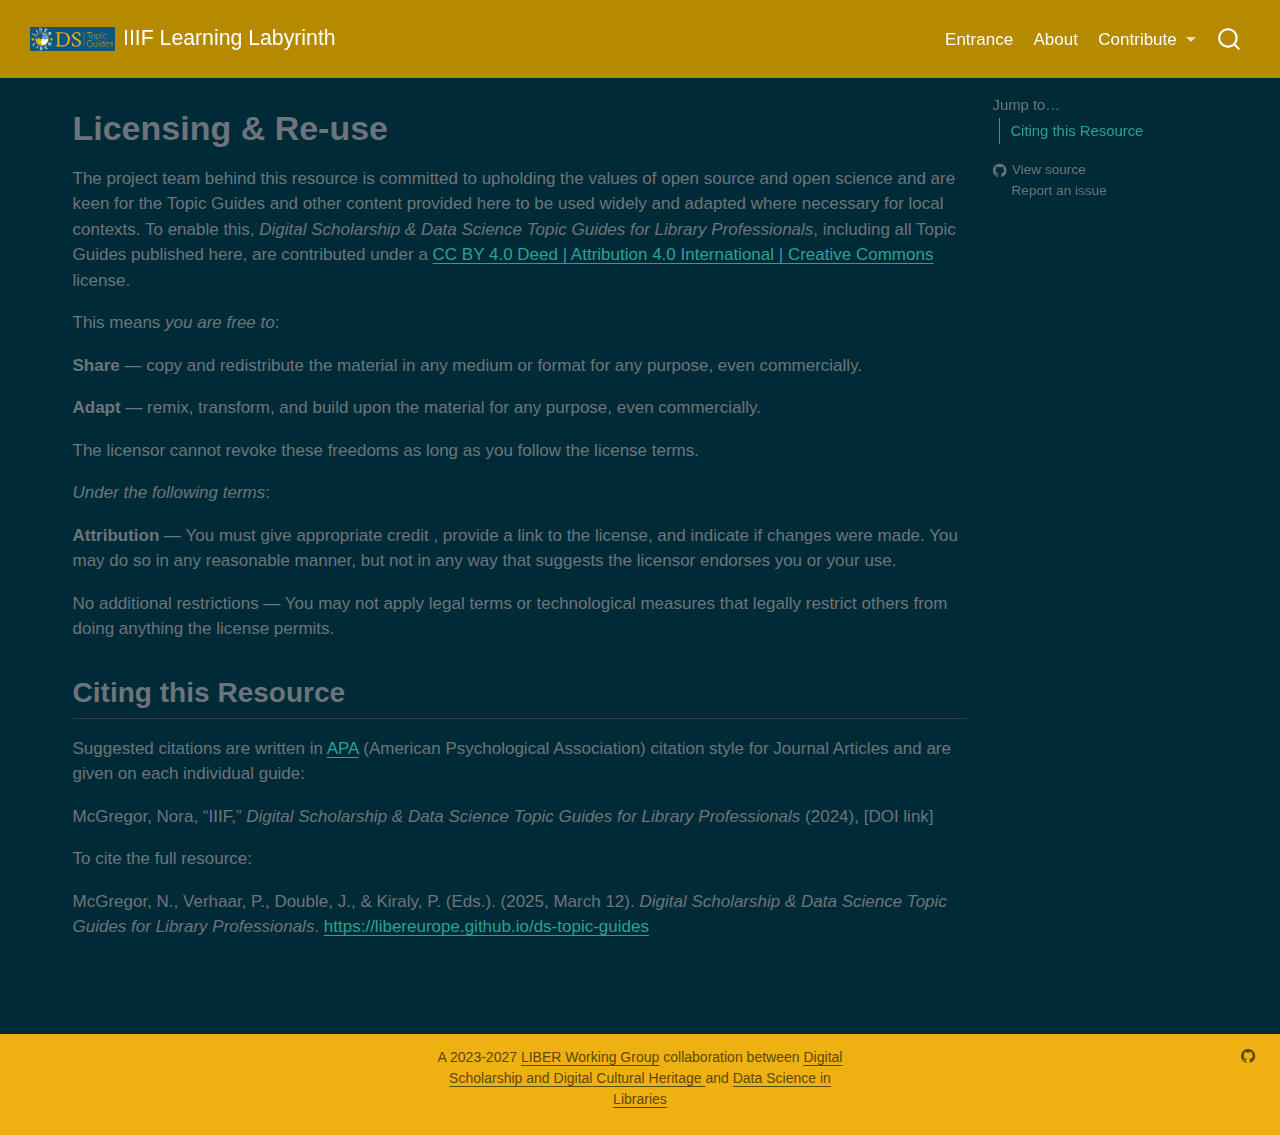
<file: book/docs/licensing.html>
<!DOCTYPE html>
<html xmlns="http://www.w3.org/1999/xhtml" lang="en" xml:lang="en"><head>

<meta charset="utf-8">
<meta name="generator" content="quarto-1.8.27">

<meta name="viewport" content="width=device-width, initial-scale=1.0, user-scalable=yes">


<title>Licensing &amp; Re-use – IIIF Learning Labyrinth</title>
<style>
code{white-space: pre-wrap;}
span.smallcaps{font-variant: small-caps;}
div.columns{display: flex; gap: min(4vw, 1.5em);}
div.column{flex: auto; overflow-x: auto;}
div.hanging-indent{margin-left: 1.5em; text-indent: -1.5em;}
ul.task-list{list-style: none;}
ul.task-list li input[type="checkbox"] {
  width: 0.8em;
  margin: 0 0.8em 0.2em -1em; /* quarto-specific, see https://github.com/quarto-dev/quarto-cli/issues/4556 */ 
  vertical-align: middle;
}
</style>


<script src="site_libs/quarto-nav/quarto-nav.js"></script>
<script src="site_libs/clipboard/clipboard.min.js"></script>
<script src="site_libs/quarto-search/autocomplete.umd.js"></script>
<script src="site_libs/quarto-search/fuse.min.js"></script>
<script src="site_libs/quarto-search/quarto-search.js"></script>
<meta name="quarto:offset" content="./">
<link href="./logo/favicon.ico" rel="icon">
<script src="site_libs/quarto-html/quarto.js" type="module"></script>
<script src="site_libs/quarto-html/tabsets/tabsets.js" type="module"></script>
<script src="site_libs/quarto-html/axe/axe-check.js" type="module"></script>
<script src="site_libs/quarto-html/popper.min.js"></script>
<script src="site_libs/quarto-html/tippy.umd.min.js"></script>
<script src="site_libs/quarto-html/anchor.min.js"></script>
<link href="site_libs/quarto-html/tippy.css" rel="stylesheet">
<link href="site_libs/quarto-html/quarto-syntax-highlighting-dark-4d9afe2b8d18ee9fa5d0d57b5ed4214d.css" rel="stylesheet" id="quarto-text-highlighting-styles">
<script src="site_libs/bootstrap/bootstrap.min.js"></script>
<link href="site_libs/bootstrap/bootstrap-icons.css" rel="stylesheet">
<link href="site_libs/bootstrap/bootstrap-4ce7fe6c6217ebb72c5aa3abbaf32f2a.min.css" rel="stylesheet" append-hash="true" id="quarto-bootstrap" data-mode="dark">
<script id="quarto-search-options" type="application/json">{
  "location": "navbar",
  "copy-button": false,
  "collapse-after": 3,
  "panel-placement": "end",
  "type": "overlay",
  "limit": 50,
  "keyboard-shortcut": [
    "f",
    "/",
    "s"
  ],
  "show-item-context": false,
  "language": {
    "search-no-results-text": "No results",
    "search-matching-documents-text": "matching documents",
    "search-copy-link-title": "Copy link to search",
    "search-hide-matches-text": "Hide additional matches",
    "search-more-match-text": "more match in this document",
    "search-more-matches-text": "more matches in this document",
    "search-clear-button-title": "Clear",
    "search-text-placeholder": "Search",
    "search-detached-cancel-button-title": "Cancel",
    "search-submit-button-title": "Submit",
    "search-label": "Search"
  }
}</script>


</head>

<body class="nav-fixed quarto-light">

<div id="quarto-search-results"></div>
  <header id="quarto-header" class="headroom fixed-top">
    <nav class="navbar navbar-expand-lg " data-bs-theme="dark">
      <div class="navbar-container container-fluid">
      <div class="navbar-brand-container mx-auto">
    <a href="./index.html" class="navbar-brand navbar-brand-logo">
    <img src="./logo/Liber-DS-logo-long-blue.png" alt="" class="navbar-logo light-content">
    <img src="./logo/Liber-DS-logo-long-blue.png" alt="" class="navbar-logo dark-content">
    </a>
    <a class="navbar-brand" href="./index.html">
    <span class="navbar-title">IIIF Learning Labyrinth</span>
    </a>
  </div>
            <div id="quarto-search" class="" title="Search"></div>
          <button class="navbar-toggler" type="button" data-bs-toggle="collapse" data-bs-target="#navbarCollapse" aria-controls="navbarCollapse" role="menu" aria-expanded="false" aria-label="Toggle navigation" onclick="if (window.quartoToggleHeadroom) { window.quartoToggleHeadroom(); }">
  <span class="navbar-toggler-icon"></span>
</button>
          <div class="collapse navbar-collapse" id="navbarCollapse">
            <ul class="navbar-nav navbar-nav-scroll ms-auto">
  <li class="nav-item">
    <a class="nav-link" href="./topicguides.html"> 
<span class="menu-text">Entrance</span></a>
  </li>  
  <li class="nav-item">
    <a class="nav-link" href="./project-overview.html"> 
<span class="menu-text">About</span></a>
  </li>  
  <li class="nav-item dropdown ">
    <a class="nav-link dropdown-toggle" href="#" id="nav-menu-contribute" role="link" data-bs-toggle="dropdown" aria-expanded="false">
 <span class="menu-text">Contribute</span>
    </a>
    <ul class="dropdown-menu dropdown-menu-end" aria-labelledby="nav-menu-contribute">    
        <li>
    <a class="dropdown-item" href="./contributing.html">
 <span class="dropdown-text">Contribute to our Project</span></a>
  </li>  
        <li>
    <a class="dropdown-item" href="./guidelines.html">
 <span class="dropdown-text">Author Guidance &amp; Style Guide</span></a>
  </li>  
        <li>
    <a class="dropdown-item" href="./licensing.html">
 <span class="dropdown-text">Licensing &amp; Re-use</span></a>
  </li>  
    </ul>
  </li>
</ul>
          </div> <!-- /navcollapse -->
            <div class="quarto-navbar-tools">
</div>
      </div> <!-- /container-fluid -->
    </nav>
</header>
<!-- content -->
<div id="quarto-content" class="quarto-container page-columns page-rows-contents page-layout-full page-navbar">
<!-- sidebar -->
<!-- margin-sidebar -->
    <div id="quarto-margin-sidebar" class="sidebar margin-sidebar">
        <nav id="TOC" role="doc-toc" class="toc-active">
    <h2 id="toc-title">Jump to…</h2>
   
  <ul class="collapse">
  <li><a href="#citing-this-resource" id="toc-citing-this-resource" class="nav-link active" data-scroll-target="#citing-this-resource">Citing this Resource</a></li>
  </ul>
<div class="toc-actions"><ul class="collapse"><li><a href="https://github.com/IrisBox/IIIF-Learning-Labyrinth/blob/main/book/licensing.qmd" class="toc-action"><i class="bi bi-github"></i>View source</a></li><li><a href="https://github.com/IrisBox/IIIF-Learning-Labyrinth/issues/new" class="toc-action"><i class="bi empty"></i>Report an issue</a></li></ul></div></nav>
    </div>
<!-- main -->
<main class="content column-page-left" id="quarto-document-content">

<header id="title-block-header" class="quarto-title-block default">
  <div class="quarto-title">
        <h1 class="title">Licensing &amp; Re-use</h1>
              </div>
    <div class="quarto-title-meta column-page-left">

        
              </div>
      </header>


<p>The project team behind this resource is committed to upholding the values of open source and open science and are keen for the Topic Guides and other content provided here to be used widely and adapted where necessary for local contexts. To enable this, <em>Digital Scholarship &amp; Data Science Topic Guides for Library Professionals</em>, including all Topic Guides published here, are contributed under a <a href="https://creativecommons.org/licenses/by/4.0/">CC BY 4.0 Deed | Attribution 4.0 International | Creative Commons</a> license.</p>
<p>This means <em>you are free to</em>:</p>
<p><strong>Share</strong> — copy and redistribute the material in any medium or format for any purpose, even commercially.</p>
<p><strong>Adapt</strong> — remix, transform, and build upon the material for any purpose, even commercially.</p>
<p>The licensor cannot revoke these freedoms as long as you follow the license terms.</p>
<p><em>Under the following terms</em>:</p>
<p><strong>Attribution</strong> — You must give appropriate credit , provide a link to the license, and indicate if changes were made. You may do so in any reasonable manner, but not in any way that suggests the licensor endorses you or your use.</p>
<p>No additional restrictions — You may not apply legal terms or technological measures that legally restrict others from doing anything the license permits.</p>
<section id="citing-this-resource" class="level2">
<h2 class="anchored" data-anchor-id="citing-this-resource">Citing this Resource</h2>
<p>Suggested citations are written in <a href="https://apastyle.apa.org/style-grammar-guidelines/references/examples/journal-article-references">APA</a> (American Psychological Association) citation style for Journal Articles and are given on each individual guide:</p>
<p>McGregor, Nora, “IIIF,” <em>Digital Scholarship &amp; Data Science Topic Guides for Library Professionals</em> (2024), [DOI link]</p>
<p>To cite the full resource:</p>
<p>McGregor, N., Verhaar, P., Double, J., &amp; Kiraly, P. (Eds.). (2025, March 12). <em>Digital Scholarship &amp; Data Science Topic Guides for Library Professionals</em>. <a href="https://libereurope.github.io/ds-topic-guides" class="uri">https://libereurope.github.io/ds-topic-guides</a></p>


</section>

</main> <!-- /main -->
<script id="quarto-html-after-body" type="application/javascript">
  window.document.addEventListener("DOMContentLoaded", function (event) {
    const icon = "";
    const anchorJS = new window.AnchorJS();
    anchorJS.options = {
      placement: 'right',
      icon: icon
    };
    anchorJS.add('.anchored');
    const isCodeAnnotation = (el) => {
      for (const clz of el.classList) {
        if (clz.startsWith('code-annotation-')) {                     
          return true;
        }
      }
      return false;
    }
    const onCopySuccess = function(e) {
      // button target
      const button = e.trigger;
      // don't keep focus
      button.blur();
      // flash "checked"
      button.classList.add('code-copy-button-checked');
      var currentTitle = button.getAttribute("title");
      button.setAttribute("title", "Copied!");
      let tooltip;
      if (window.bootstrap) {
        button.setAttribute("data-bs-toggle", "tooltip");
        button.setAttribute("data-bs-placement", "left");
        button.setAttribute("data-bs-title", "Copied!");
        tooltip = new bootstrap.Tooltip(button, 
          { trigger: "manual", 
            customClass: "code-copy-button-tooltip",
            offset: [0, -8]});
        tooltip.show();    
      }
      setTimeout(function() {
        if (tooltip) {
          tooltip.hide();
          button.removeAttribute("data-bs-title");
          button.removeAttribute("data-bs-toggle");
          button.removeAttribute("data-bs-placement");
        }
        button.setAttribute("title", currentTitle);
        button.classList.remove('code-copy-button-checked');
      }, 1000);
      // clear code selection
      e.clearSelection();
    }
    const getTextToCopy = function(trigger) {
      const outerScaffold = trigger.parentElement.cloneNode(true);
      const codeEl = outerScaffold.querySelector('code');
      for (const childEl of codeEl.children) {
        if (isCodeAnnotation(childEl)) {
          childEl.remove();
        }
      }
      return codeEl.innerText;
    }
    const clipboard = new window.ClipboardJS('.code-copy-button:not([data-in-quarto-modal])', {
      text: getTextToCopy
    });
    clipboard.on('success', onCopySuccess);
    if (window.document.getElementById('quarto-embedded-source-code-modal')) {
      const clipboardModal = new window.ClipboardJS('.code-copy-button[data-in-quarto-modal]', {
        text: getTextToCopy,
        container: window.document.getElementById('quarto-embedded-source-code-modal')
      });
      clipboardModal.on('success', onCopySuccess);
    }
      var localhostRegex = new RegExp(/^(?:http|https):\/\/localhost\:?[0-9]*\//);
      var mailtoRegex = new RegExp(/^mailto:/);
        var filterRegex = new RegExp('/' + window.location.host + '/');
      var isInternal = (href) => {
          return filterRegex.test(href) || localhostRegex.test(href) || mailtoRegex.test(href);
      }
      // Inspect non-navigation links and adorn them if external
     var links = window.document.querySelectorAll('a[href]:not(.nav-link):not(.navbar-brand):not(.toc-action):not(.sidebar-link):not(.sidebar-item-toggle):not(.pagination-link):not(.no-external):not([aria-hidden]):not(.dropdown-item):not(.quarto-navigation-tool):not(.about-link)');
      for (var i=0; i<links.length; i++) {
        const link = links[i];
        if (!isInternal(link.href)) {
          // undo the damage that might have been done by quarto-nav.js in the case of
          // links that we want to consider external
          if (link.dataset.originalHref !== undefined) {
            link.href = link.dataset.originalHref;
          }
        }
      }
    function tippyHover(el, contentFn, onTriggerFn, onUntriggerFn) {
      const config = {
        allowHTML: true,
        maxWidth: 500,
        delay: 100,
        arrow: false,
        appendTo: function(el) {
            return el.parentElement;
        },
        interactive: true,
        interactiveBorder: 10,
        theme: 'quarto',
        placement: 'bottom-start',
      };
      if (contentFn) {
        config.content = contentFn;
      }
      if (onTriggerFn) {
        config.onTrigger = onTriggerFn;
      }
      if (onUntriggerFn) {
        config.onUntrigger = onUntriggerFn;
      }
      window.tippy(el, config); 
    }
    const noterefs = window.document.querySelectorAll('a[role="doc-noteref"]');
    for (var i=0; i<noterefs.length; i++) {
      const ref = noterefs[i];
      tippyHover(ref, function() {
        // use id or data attribute instead here
        let href = ref.getAttribute('data-footnote-href') || ref.getAttribute('href');
        try { href = new URL(href).hash; } catch {}
        const id = href.replace(/^#\/?/, "");
        const note = window.document.getElementById(id);
        if (note) {
          return note.innerHTML;
        } else {
          return "";
        }
      });
    }
    const xrefs = window.document.querySelectorAll('a.quarto-xref');
    const processXRef = (id, note) => {
      // Strip column container classes
      const stripColumnClz = (el) => {
        el.classList.remove("page-full", "page-columns");
        if (el.children) {
          for (const child of el.children) {
            stripColumnClz(child);
          }
        }
      }
      stripColumnClz(note)
      if (id === null || id.startsWith('sec-')) {
        // Special case sections, only their first couple elements
        const container = document.createElement("div");
        if (note.children && note.children.length > 2) {
          container.appendChild(note.children[0].cloneNode(true));
          for (let i = 1; i < note.children.length; i++) {
            const child = note.children[i];
            if (child.tagName === "P" && child.innerText === "") {
              continue;
            } else {
              container.appendChild(child.cloneNode(true));
              break;
            }
          }
          if (window.Quarto?.typesetMath) {
            window.Quarto.typesetMath(container);
          }
          return container.innerHTML
        } else {
          if (window.Quarto?.typesetMath) {
            window.Quarto.typesetMath(note);
          }
          return note.innerHTML;
        }
      } else {
        // Remove any anchor links if they are present
        const anchorLink = note.querySelector('a.anchorjs-link');
        if (anchorLink) {
          anchorLink.remove();
        }
        if (window.Quarto?.typesetMath) {
          window.Quarto.typesetMath(note);
        }
        if (note.classList.contains("callout")) {
          return note.outerHTML;
        } else {
          return note.innerHTML;
        }
      }
    }
    for (var i=0; i<xrefs.length; i++) {
      const xref = xrefs[i];
      tippyHover(xref, undefined, function(instance) {
        instance.disable();
        let url = xref.getAttribute('href');
        let hash = undefined; 
        if (url.startsWith('#')) {
          hash = url;
        } else {
          try { hash = new URL(url).hash; } catch {}
        }
        if (hash) {
          const id = hash.replace(/^#\/?/, "");
          const note = window.document.getElementById(id);
          if (note !== null) {
            try {
              const html = processXRef(id, note.cloneNode(true));
              instance.setContent(html);
            } finally {
              instance.enable();
              instance.show();
            }
          } else {
            // See if we can fetch this
            fetch(url.split('#')[0])
            .then(res => res.text())
            .then(html => {
              const parser = new DOMParser();
              const htmlDoc = parser.parseFromString(html, "text/html");
              const note = htmlDoc.getElementById(id);
              if (note !== null) {
                const html = processXRef(id, note);
                instance.setContent(html);
              } 
            }).finally(() => {
              instance.enable();
              instance.show();
            });
          }
        } else {
          // See if we can fetch a full url (with no hash to target)
          // This is a special case and we should probably do some content thinning / targeting
          fetch(url)
          .then(res => res.text())
          .then(html => {
            const parser = new DOMParser();
            const htmlDoc = parser.parseFromString(html, "text/html");
            const note = htmlDoc.querySelector('main.content');
            if (note !== null) {
              // This should only happen for chapter cross references
              // (since there is no id in the URL)
              // remove the first header
              if (note.children.length > 0 && note.children[0].tagName === "HEADER") {
                note.children[0].remove();
              }
              const html = processXRef(null, note);
              instance.setContent(html);
            } 
          }).finally(() => {
            instance.enable();
            instance.show();
          });
        }
      }, function(instance) {
      });
    }
        let selectedAnnoteEl;
        const selectorForAnnotation = ( cell, annotation) => {
          let cellAttr = 'data-code-cell="' + cell + '"';
          let lineAttr = 'data-code-annotation="' +  annotation + '"';
          const selector = 'span[' + cellAttr + '][' + lineAttr + ']';
          return selector;
        }
        const selectCodeLines = (annoteEl) => {
          const doc = window.document;
          const targetCell = annoteEl.getAttribute("data-target-cell");
          const targetAnnotation = annoteEl.getAttribute("data-target-annotation");
          const annoteSpan = window.document.querySelector(selectorForAnnotation(targetCell, targetAnnotation));
          const lines = annoteSpan.getAttribute("data-code-lines").split(",");
          const lineIds = lines.map((line) => {
            return targetCell + "-" + line;
          })
          let top = null;
          let height = null;
          let parent = null;
          if (lineIds.length > 0) {
              //compute the position of the single el (top and bottom and make a div)
              const el = window.document.getElementById(lineIds[0]);
              top = el.offsetTop;
              height = el.offsetHeight;
              parent = el.parentElement.parentElement;
            if (lineIds.length > 1) {
              const lastEl = window.document.getElementById(lineIds[lineIds.length - 1]);
              const bottom = lastEl.offsetTop + lastEl.offsetHeight;
              height = bottom - top;
            }
            if (top !== null && height !== null && parent !== null) {
              // cook up a div (if necessary) and position it 
              let div = window.document.getElementById("code-annotation-line-highlight");
              if (div === null) {
                div = window.document.createElement("div");
                div.setAttribute("id", "code-annotation-line-highlight");
                div.style.position = 'absolute';
                parent.appendChild(div);
              }
              div.style.top = top - 2 + "px";
              div.style.height = height + 4 + "px";
              div.style.left = 0;
              let gutterDiv = window.document.getElementById("code-annotation-line-highlight-gutter");
              if (gutterDiv === null) {
                gutterDiv = window.document.createElement("div");
                gutterDiv.setAttribute("id", "code-annotation-line-highlight-gutter");
                gutterDiv.style.position = 'absolute';
                const codeCell = window.document.getElementById(targetCell);
                const gutter = codeCell.querySelector('.code-annotation-gutter');
                gutter.appendChild(gutterDiv);
              }
              gutterDiv.style.top = top - 2 + "px";
              gutterDiv.style.height = height + 4 + "px";
            }
            selectedAnnoteEl = annoteEl;
          }
        };
        const unselectCodeLines = () => {
          const elementsIds = ["code-annotation-line-highlight", "code-annotation-line-highlight-gutter"];
          elementsIds.forEach((elId) => {
            const div = window.document.getElementById(elId);
            if (div) {
              div.remove();
            }
          });
          selectedAnnoteEl = undefined;
        };
          // Handle positioning of the toggle
      window.addEventListener(
        "resize",
        throttle(() => {
          elRect = undefined;
          if (selectedAnnoteEl) {
            selectCodeLines(selectedAnnoteEl);
          }
        }, 10)
      );
      function throttle(fn, ms) {
      let throttle = false;
      let timer;
        return (...args) => {
          if(!throttle) { // first call gets through
              fn.apply(this, args);
              throttle = true;
          } else { // all the others get throttled
              if(timer) clearTimeout(timer); // cancel #2
              timer = setTimeout(() => {
                fn.apply(this, args);
                timer = throttle = false;
              }, ms);
          }
        };
      }
        // Attach click handler to the DT
        const annoteDls = window.document.querySelectorAll('dt[data-target-cell]');
        for (const annoteDlNode of annoteDls) {
          annoteDlNode.addEventListener('click', (event) => {
            const clickedEl = event.target;
            if (clickedEl !== selectedAnnoteEl) {
              unselectCodeLines();
              const activeEl = window.document.querySelector('dt[data-target-cell].code-annotation-active');
              if (activeEl) {
                activeEl.classList.remove('code-annotation-active');
              }
              selectCodeLines(clickedEl);
              clickedEl.classList.add('code-annotation-active');
            } else {
              // Unselect the line
              unselectCodeLines();
              clickedEl.classList.remove('code-annotation-active');
            }
          });
        }
    const findCites = (el) => {
      const parentEl = el.parentElement;
      if (parentEl) {
        const cites = parentEl.dataset.cites;
        if (cites) {
          return {
            el,
            cites: cites.split(' ')
          };
        } else {
          return findCites(el.parentElement)
        }
      } else {
        return undefined;
      }
    };
    var bibliorefs = window.document.querySelectorAll('a[role="doc-biblioref"]');
    for (var i=0; i<bibliorefs.length; i++) {
      const ref = bibliorefs[i];
      const citeInfo = findCites(ref);
      if (citeInfo) {
        tippyHover(citeInfo.el, function() {
          var popup = window.document.createElement('div');
          citeInfo.cites.forEach(function(cite) {
            var citeDiv = window.document.createElement('div');
            citeDiv.classList.add('hanging-indent');
            citeDiv.classList.add('csl-entry');
            var biblioDiv = window.document.getElementById('ref-' + cite);
            if (biblioDiv) {
              citeDiv.innerHTML = biblioDiv.innerHTML;
            }
            popup.appendChild(citeDiv);
          });
          return popup.innerHTML;
        });
      }
    }
  });
  </script>
</div> <!-- /content -->
<footer class="footer">
  <div class="nav-footer">
    <div class="nav-footer-left">
      &nbsp;
    </div>   
    <div class="nav-footer-center">
<p>A 2023-2027 <a href="https://libereurope.eu/working-groups">LIBER Working Group</a> collaboration between <a href="https://libereurope.eu/working-group/digital-scholarship-and-digital-cultural-heritage-collections-working-group/">Digital Scholarship and Digital Cultural Heritage </a> and <a href="https://libereurope.eu/working-group/liber-data-science-in-libraries-working-group/">Data Science in Libraries</a></p>
<div class="toc-actions d-sm-block d-md-none"><ul><li><a href="https://github.com/IrisBox/IIIF-Learning-Labyrinth/blob/main/book/licensing.qmd" class="toc-action"><i class="bi bi-github"></i>View source</a></li><li><a href="https://github.com/IrisBox/IIIF-Learning-Labyrinth/issues/new" class="toc-action"><i class="bi empty"></i>Report an issue</a></li></ul></div></div>
    <div class="nav-footer-right">
      <ul class="footer-items list-unstyled">
    <li class="nav-item compact">
    <a class="nav-link" href="https://github.com/libereurope/ds-topic-guides">
      <i class="bi bi-github" role="img">
</i> 
    </a>
  </li>  
</ul>
    </div>
  </div>
</footer>




</body></html>
</file>
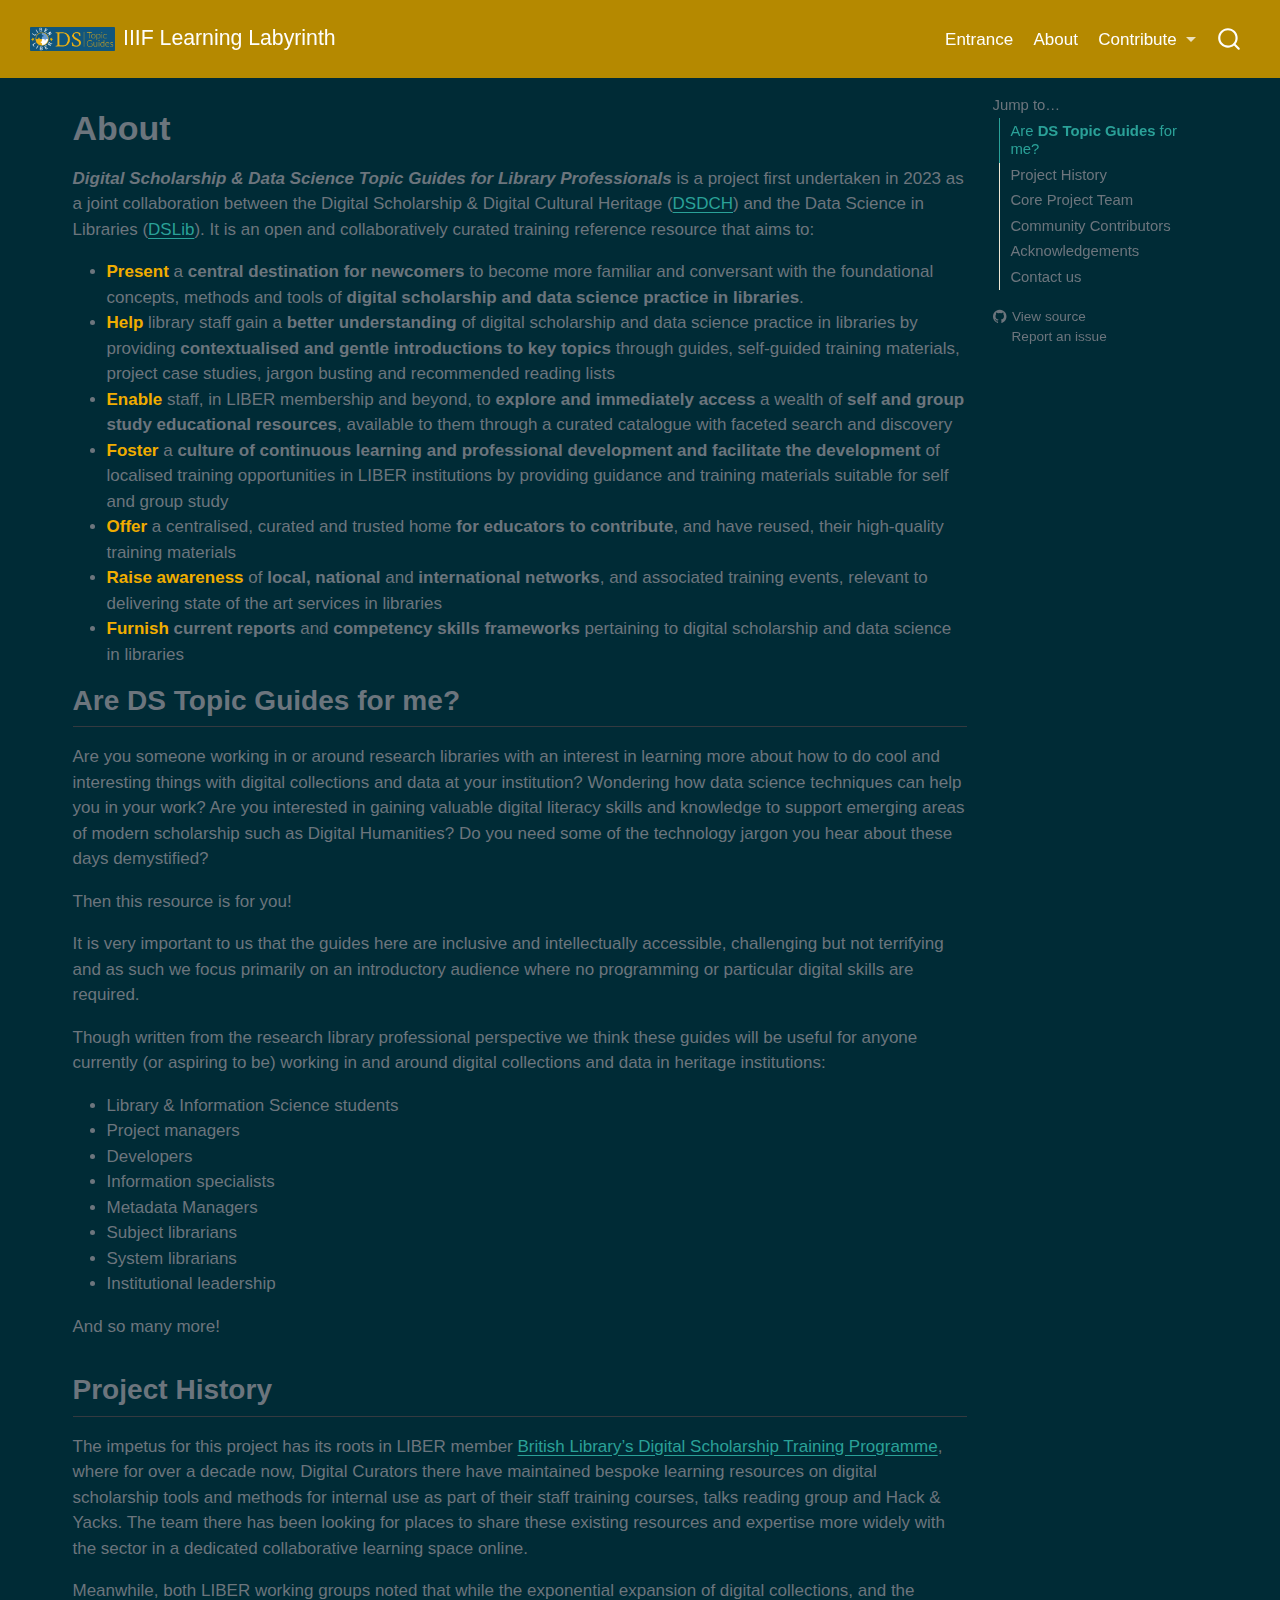
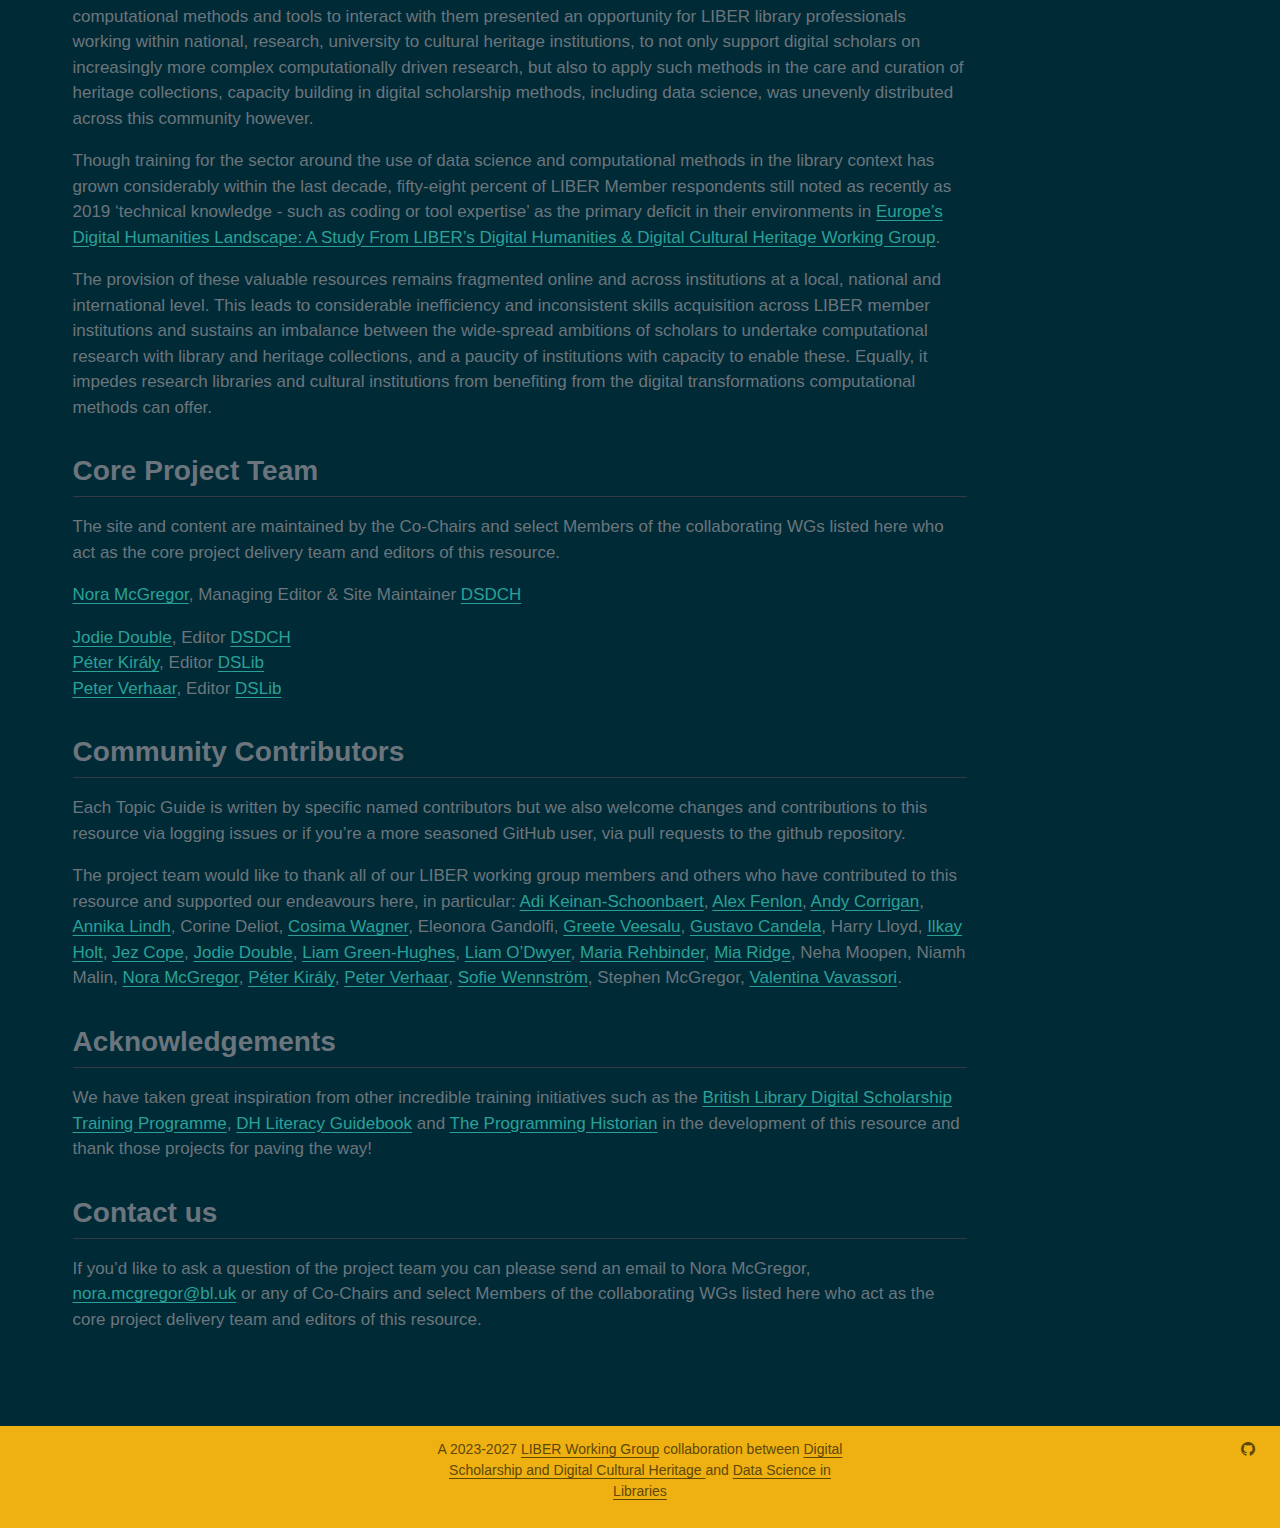
<file: book/docs/project-overview.html>
<!DOCTYPE html>
<html xmlns="http://www.w3.org/1999/xhtml" lang="en" xml:lang="en"><head>

<meta charset="utf-8">
<meta name="generator" content="quarto-1.8.27">

<meta name="viewport" content="width=device-width, initial-scale=1.0, user-scalable=yes">


<title>About – IIIF Learning Labyrinth</title>
<style>
code{white-space: pre-wrap;}
span.smallcaps{font-variant: small-caps;}
div.columns{display: flex; gap: min(4vw, 1.5em);}
div.column{flex: auto; overflow-x: auto;}
div.hanging-indent{margin-left: 1.5em; text-indent: -1.5em;}
ul.task-list{list-style: none;}
ul.task-list li input[type="checkbox"] {
  width: 0.8em;
  margin: 0 0.8em 0.2em -1em; /* quarto-specific, see https://github.com/quarto-dev/quarto-cli/issues/4556 */ 
  vertical-align: middle;
}
</style>


<script src="site_libs/quarto-nav/quarto-nav.js"></script>
<script src="site_libs/clipboard/clipboard.min.js"></script>
<script src="site_libs/quarto-search/autocomplete.umd.js"></script>
<script src="site_libs/quarto-search/fuse.min.js"></script>
<script src="site_libs/quarto-search/quarto-search.js"></script>
<meta name="quarto:offset" content="./">
<link href="./logo/favicon.ico" rel="icon">
<script src="site_libs/quarto-html/quarto.js" type="module"></script>
<script src="site_libs/quarto-html/tabsets/tabsets.js" type="module"></script>
<script src="site_libs/quarto-html/axe/axe-check.js" type="module"></script>
<script src="site_libs/quarto-html/popper.min.js"></script>
<script src="site_libs/quarto-html/tippy.umd.min.js"></script>
<script src="site_libs/quarto-html/anchor.min.js"></script>
<link href="site_libs/quarto-html/tippy.css" rel="stylesheet">
<link href="site_libs/quarto-html/quarto-syntax-highlighting-dark-4d9afe2b8d18ee9fa5d0d57b5ed4214d.css" rel="stylesheet" id="quarto-text-highlighting-styles">
<script src="site_libs/bootstrap/bootstrap.min.js"></script>
<link href="site_libs/bootstrap/bootstrap-icons.css" rel="stylesheet">
<link href="site_libs/bootstrap/bootstrap-4ce7fe6c6217ebb72c5aa3abbaf32f2a.min.css" rel="stylesheet" append-hash="true" id="quarto-bootstrap" data-mode="dark">
<script id="quarto-search-options" type="application/json">{
  "location": "navbar",
  "copy-button": false,
  "collapse-after": 3,
  "panel-placement": "end",
  "type": "overlay",
  "limit": 50,
  "keyboard-shortcut": [
    "f",
    "/",
    "s"
  ],
  "show-item-context": false,
  "language": {
    "search-no-results-text": "No results",
    "search-matching-documents-text": "matching documents",
    "search-copy-link-title": "Copy link to search",
    "search-hide-matches-text": "Hide additional matches",
    "search-more-match-text": "more match in this document",
    "search-more-matches-text": "more matches in this document",
    "search-clear-button-title": "Clear",
    "search-text-placeholder": "Search",
    "search-detached-cancel-button-title": "Cancel",
    "search-submit-button-title": "Submit",
    "search-label": "Search"
  }
}</script>


</head>

<body class="nav-fixed quarto-light">

<div id="quarto-search-results"></div>
  <header id="quarto-header" class="headroom fixed-top">
    <nav class="navbar navbar-expand-lg " data-bs-theme="dark">
      <div class="navbar-container container-fluid">
      <div class="navbar-brand-container mx-auto">
    <a href="./index.html" class="navbar-brand navbar-brand-logo">
    <img src="./logo/Liber-DS-logo-long-blue.png" alt="" class="navbar-logo light-content">
    <img src="./logo/Liber-DS-logo-long-blue.png" alt="" class="navbar-logo dark-content">
    </a>
    <a class="navbar-brand" href="./index.html">
    <span class="navbar-title">IIIF Learning Labyrinth</span>
    </a>
  </div>
            <div id="quarto-search" class="" title="Search"></div>
          <button class="navbar-toggler" type="button" data-bs-toggle="collapse" data-bs-target="#navbarCollapse" aria-controls="navbarCollapse" role="menu" aria-expanded="false" aria-label="Toggle navigation" onclick="if (window.quartoToggleHeadroom) { window.quartoToggleHeadroom(); }">
  <span class="navbar-toggler-icon"></span>
</button>
          <div class="collapse navbar-collapse" id="navbarCollapse">
            <ul class="navbar-nav navbar-nav-scroll ms-auto">
  <li class="nav-item">
    <a class="nav-link" href="./topicguides.html"> 
<span class="menu-text">Entrance</span></a>
  </li>  
  <li class="nav-item">
    <a class="nav-link active" href="./project-overview.html" aria-current="page"> 
<span class="menu-text">About</span></a>
  </li>  
  <li class="nav-item dropdown ">
    <a class="nav-link dropdown-toggle" href="#" id="nav-menu-contribute" role="link" data-bs-toggle="dropdown" aria-expanded="false">
 <span class="menu-text">Contribute</span>
    </a>
    <ul class="dropdown-menu dropdown-menu-end" aria-labelledby="nav-menu-contribute">    
        <li>
    <a class="dropdown-item" href="./contributing.html">
 <span class="dropdown-text">Contribute to our Project</span></a>
  </li>  
        <li>
    <a class="dropdown-item" href="./guidelines.html">
 <span class="dropdown-text">Author Guidance &amp; Style Guide</span></a>
  </li>  
        <li>
    <a class="dropdown-item" href="./licensing.html">
 <span class="dropdown-text">Licensing &amp; Re-use</span></a>
  </li>  
    </ul>
  </li>
</ul>
          </div> <!-- /navcollapse -->
            <div class="quarto-navbar-tools">
</div>
      </div> <!-- /container-fluid -->
    </nav>
</header>
<!-- content -->
<div id="quarto-content" class="quarto-container page-columns page-rows-contents page-layout-full page-navbar">
<!-- sidebar -->
<!-- margin-sidebar -->
    <div id="quarto-margin-sidebar" class="sidebar margin-sidebar">
        <nav id="TOC" role="doc-toc" class="toc-active">
    <h2 id="toc-title">Jump to…</h2>
   
  <ul class="collapse">
  <li><a href="#are-ds-topic-guides-for-me" id="toc-are-ds-topic-guides-for-me" class="nav-link active" data-scroll-target="#are-ds-topic-guides-for-me">Are <strong>DS Topic Guides</strong> for me?</a></li>
  <li><a href="#project-history" id="toc-project-history" class="nav-link" data-scroll-target="#project-history">Project History</a></li>
  <li><a href="#core-project-team" id="toc-core-project-team" class="nav-link" data-scroll-target="#core-project-team">Core Project Team</a></li>
  <li><a href="#community-contributors" id="toc-community-contributors" class="nav-link" data-scroll-target="#community-contributors">Community Contributors</a></li>
  <li><a href="#acknowledgements" id="toc-acknowledgements" class="nav-link" data-scroll-target="#acknowledgements">Acknowledgements</a></li>
  <li><a href="#contact-us" id="toc-contact-us" class="nav-link" data-scroll-target="#contact-us">Contact us</a></li>
  </ul>
<div class="toc-actions"><ul class="collapse"><li><a href="https://github.com/IrisBox/IIIF-Learning-Labyrinth/blob/main/book/project-overview.qmd" class="toc-action"><i class="bi bi-github"></i>View source</a></li><li><a href="https://github.com/IrisBox/IIIF-Learning-Labyrinth/issues/new" class="toc-action"><i class="bi empty"></i>Report an issue</a></li></ul></div></nav>
    </div>
<!-- main -->
<main class="content column-page-left" id="quarto-document-content">

<header id="title-block-header" class="quarto-title-block default">
  <div class="quarto-title">
        <h1 class="title">About</h1>
              </div>
    <div class="quarto-title-meta column-page-left">

        
              </div>
      </header>


<p><em><strong>Digital Scholarship &amp; Data Science Topic Guides for Library Professionals</strong></em> is a project first undertaken in 2023 as a joint collaboration between the Digital Scholarship &amp; Digital Cultural Heritage (<a href="https://libereurope.eu/working-group/digital-scholarship-and-digital-cultural-heritage-collections-working-group/">DSDCH</a>) and the Data Science in Libraries (<a href="https://libereurope.eu/working-group/liber-data-science-in-libraries-working-group/">DSLib</a>). It is an open and collaboratively curated training reference resource that aims to:</p>
<ul>
<li><span style="color:#f0ad00;"><strong>Present</strong></span> a <strong>central destination for newcomers</strong> to become more familiar and conversant with the foundational concepts, methods and tools of <strong>digital scholarship and data science practice in libraries</strong>.<br></li>
<li><span style="color:#f0ad00;"><strong>Help</strong></span> library staff gain a <strong>better understanding</strong> of digital scholarship and data science practice in libraries by providing <strong>contextualised and gentle introductions to key topics</strong> through guides, self-guided training materials, project case studies, jargon busting and recommended reading lists</li>
<li><span style="color:#f0ad00;"><strong>Enable</strong></span> staff, in LIBER membership and beyond, to <strong>explore and immediately access</strong> a wealth of <strong>self and group study educational resources</strong>, available to them through a curated catalogue with faceted search and discovery</li>
<li><span style="color:#f0ad00;"><strong>Foster</strong></span> a <strong>culture of continuous learning and professional development and facilitate the development</strong> of localised training opportunities in LIBER institutions by providing guidance and training materials suitable for self and group study</li>
<li><span style="color:#f0ad00;"><strong>Offer</strong></span> a centralised, curated and trusted home <strong>for educators to contribute</strong>, and have reused, their high-quality training materials</li>
<li><span style="color:#f0ad00;"><strong>Raise awareness</strong></span> of <strong>local, national</strong> and <strong>international networks</strong>, and associated training events, relevant to delivering state of the art services in libraries</li>
<li><span style="color:#f0ad00;"><strong>Furnish</strong></span> <strong>current reports</strong> and <strong>competency skills frameworks</strong> pertaining to digital scholarship and data science in libraries</li>
</ul>
<section id="are-ds-topic-guides-for-me" class="level2">
<h2 class="anchored" data-anchor-id="are-ds-topic-guides-for-me">Are <strong>DS Topic Guides</strong> for me?</h2>
<p>Are you someone working in or around research libraries with an interest in learning more about how to do cool and interesting things with digital collections and data at your institution? Wondering how data science techniques can help you in your work? Are you interested in gaining valuable digital literacy skills and knowledge to support emerging areas of modern scholarship such as Digital Humanities? Do you need some of the technology jargon you hear about these days demystified?</p>
<p>Then this resource is for you!</p>
<p>It is very important to us that the guides here are inclusive and intellectually accessible, challenging but not terrifying and as such we focus primarily on an introductory audience where no programming or particular digital skills are required.</p>
<p>Though written from the research library professional perspective we think these guides will be useful for anyone currently (or aspiring to be) working in and around digital collections and data in heritage institutions:</p>
<ul>
<li>Library &amp; Information Science students</li>
<li>Project managers</li>
<li>Developers</li>
<li>Information specialists</li>
<li>Metadata Managers</li>
<li>Subject librarians</li>
<li>System librarians</li>
<li>Institutional leadership</li>
</ul>
<p>And so many more!</p>
</section>
<section id="project-history" class="level2">
<h2 class="anchored" data-anchor-id="project-history">Project History</h2>
<p>The impetus for this project has its roots in LIBER member <a href="https://web.archive.org/web/20230513003720/https://www.bl.uk/projects/digital-scholarship-training-programme/">British Library’s Digital Scholarship Training Programme</a>, where for over a decade now, Digital Curators there have maintained bespoke learning resources on digital scholarship tools and methods for internal use as part of their staff training courses, talks reading group and Hack &amp; Yacks. The team there has been looking for places to share these existing resources and expertise more widely with the sector in a dedicated collaborative learning space online.</p>
<p>Meanwhile, both LIBER working groups noted that while the exponential expansion of digital collections, and the computational methods and tools to interact with them presented an opportunity for LIBER library professionals working within national, research, university to cultural heritage institutions, to not only support digital scholars on increasingly more complex computationally driven research, but also to apply such methods in the care and curation of heritage collections, capacity building in digital scholarship methods, including data science, was unevenly distributed across this community however.</p>
<p>Though training for the sector around the use of data science and computational methods in the library context has grown considerably within the last decade, fifty-eight percent of LIBER Member respondents still noted as recently as 2019 ‘technical knowledge - such as coding or tool expertise’ as the primary deficit in their environments in <a href="https://zenodo.org/record/3247286#.ZGXqS7XMJjS">Europe’s Digital Humanities Landscape: A Study From LIBER’s Digital Humanities &amp; Digital Cultural Heritage Working Group</a>.</p>
<p>The provision of these valuable resources remains fragmented online and across institutions at a local, national and international level. This leads to considerable inefficiency and inconsistent skills acquisition across LIBER member institutions and sustains an imbalance between the wide-spread ambitions of scholars to undertake computational research with library and heritage collections, and a paucity of institutions with capacity to enable these. Equally, it impedes research libraries and cultural institutions from benefiting from the digital transformations computational methods can offer.</p>
</section>
<section id="core-project-team" class="level2">
<h2 class="anchored" data-anchor-id="core-project-team">Core Project Team</h2>
<p>The site and content are maintained by the Co-Chairs and select Members of the collaborating WGs listed here who act as the core project delivery team and editors of this resource.</p>
<p><a href="https://libereurope.eu/member/nora-mcgregor/">Nora McGregor</a>, Managing Editor &amp; Site Maintainer <a href="https://libereurope.eu/working-group/digital-scholarship-and-digital-cultural-heritage-collections-working-group/">DSDCH</a></p>
<p><a href="https://libereurope.eu/member/jodie-double/">Jodie Double</a>, Editor <a href="https://libereurope.eu/working-group/digital-scholarship-and-digital-cultural-heritage-collections-working-group/">DSDCH</a><br>
<a href="https://libereurope.eu/member/peter-kiraly-phd/">Péter Király</a>, Editor <a href="https://libereurope.eu/working-group/liber-data-science-in-libraries-working-group/">DSLib</a><br>
<a href="https://libereurope.eu/member/peter_verhaar/">Peter Verhaar</a>, Editor <a href="https://libereurope.eu/working-group/liber-data-science-in-libraries-working-group/">DSLib</a></p>
</section>
<section id="community-contributors" class="level2">
<h2 class="anchored" data-anchor-id="community-contributors">Community Contributors</h2>
<p>Each Topic Guide is written by specific named contributors but we also welcome changes and contributions to this resource via logging issues or if you’re a more seasoned GitHub user, via pull requests to the github repository.</p>
<p>The project team would like to thank all of our LIBER working group members and others who have contributed to this resource and supported our endeavours here, in particular: <a href="https://libereurope.eu/member/adi-keinan-schoonbaert/">Adi Keinan-Schoonbaert</a>, <a href="https://libereurope.eu/member/alex-fenlon/">Alex Fenlon</a>, <a href="https://libereurope.eu/member/andy-corrigan/">Andy Corrigan</a>, <a href="https://libereurope.eu/member/annika-lindh/">Annika Lindh</a>, Corine Deliot, <a href="https://libereurope.eu/member/cosima-wagner/">Cosima Wagner</a>, Eleonora Gandolfi, <a href="https://libereurope.eu/member/greete-veesalu/">Greete Veesalu</a>, <a href="https://libereurope.eu/member/gustavo-candela/">Gustavo Candela</a>, Harry Lloyd, <a href="https://libereurope.eu/member/ilkay-holt/">Ilkay Holt</a>, <a href="https://libereurope.eu/member/jez-cope/">Jez Cope</a>, <a href="https://libereurope.eu/member/jodie-double/">Jodie Double</a>, <a href="https://libereurope.eu/member/liam-green-hughes/">Liam Green-Hughes</a>, <a href="https://libereurope.eu/member/liam-odwyer/">Liam O’Dwyer</a>, <a href="https://libereurope.eu/member/maria-rehbinder/">Maria Rehbinder</a>, <a href="https://libereurope.eu/member/mia-ridge/">Mia Ridge</a>, Neha Moopen, Niamh Malin, <a href="https://libereurope.eu/member/nora-mcgregor/">Nora McGregor</a>, <a href="https://libereurope.eu/member/peter-kiraly-phd/">Péter Király</a>, <a href="https://libereurope.eu/member/peter_verhaar/">Peter Verhaar</a>, <a href="https://libereurope.eu/member/sofie-wennstrom/">Sofie Wennström</a>, Stephen McGregor, <a href="https://libereurope.eu/member/valentina-vavassori/">Valentina Vavassori</a>.</p>
</section>
<section id="acknowledgements" class="level2">
<h2 class="anchored" data-anchor-id="acknowledgements">Acknowledgements</h2>
<p>We have taken great inspiration from other incredible training initiatives such as the <a href="https://web.archive.org/web/20230513003720/https://www.bl.uk/projects/digital-scholarship-training-programme/">British Library Digital Scholarship Training Programme</a>, <a href="https://cmu-lib.github.io/dhlg/">DH Literacy Guidebook</a> and <a href="https://cmu-lib.github.io/dhlg/">The Programming Historian</a> in the development of this resource and thank those projects for paving the way!</p>
</section>
<section id="contact-us" class="level2">
<h2 class="anchored" data-anchor-id="contact-us">Contact us</h2>
<p>If you’d like to ask a question of the project team you can please send an email to Nora McGregor, <a href="mailto:nora.mcgregor@bl.uk">nora.mcgregor@bl.uk</a> or any of Co-Chairs and select Members of the collaborating WGs listed here who act as the core project delivery team and editors of this resource.</p>


</section>

</main> <!-- /main -->
<script id="quarto-html-after-body" type="application/javascript">
  window.document.addEventListener("DOMContentLoaded", function (event) {
    const icon = "";
    const anchorJS = new window.AnchorJS();
    anchorJS.options = {
      placement: 'right',
      icon: icon
    };
    anchorJS.add('.anchored');
    const isCodeAnnotation = (el) => {
      for (const clz of el.classList) {
        if (clz.startsWith('code-annotation-')) {                     
          return true;
        }
      }
      return false;
    }
    const onCopySuccess = function(e) {
      // button target
      const button = e.trigger;
      // don't keep focus
      button.blur();
      // flash "checked"
      button.classList.add('code-copy-button-checked');
      var currentTitle = button.getAttribute("title");
      button.setAttribute("title", "Copied!");
      let tooltip;
      if (window.bootstrap) {
        button.setAttribute("data-bs-toggle", "tooltip");
        button.setAttribute("data-bs-placement", "left");
        button.setAttribute("data-bs-title", "Copied!");
        tooltip = new bootstrap.Tooltip(button, 
          { trigger: "manual", 
            customClass: "code-copy-button-tooltip",
            offset: [0, -8]});
        tooltip.show();    
      }
      setTimeout(function() {
        if (tooltip) {
          tooltip.hide();
          button.removeAttribute("data-bs-title");
          button.removeAttribute("data-bs-toggle");
          button.removeAttribute("data-bs-placement");
        }
        button.setAttribute("title", currentTitle);
        button.classList.remove('code-copy-button-checked');
      }, 1000);
      // clear code selection
      e.clearSelection();
    }
    const getTextToCopy = function(trigger) {
      const outerScaffold = trigger.parentElement.cloneNode(true);
      const codeEl = outerScaffold.querySelector('code');
      for (const childEl of codeEl.children) {
        if (isCodeAnnotation(childEl)) {
          childEl.remove();
        }
      }
      return codeEl.innerText;
    }
    const clipboard = new window.ClipboardJS('.code-copy-button:not([data-in-quarto-modal])', {
      text: getTextToCopy
    });
    clipboard.on('success', onCopySuccess);
    if (window.document.getElementById('quarto-embedded-source-code-modal')) {
      const clipboardModal = new window.ClipboardJS('.code-copy-button[data-in-quarto-modal]', {
        text: getTextToCopy,
        container: window.document.getElementById('quarto-embedded-source-code-modal')
      });
      clipboardModal.on('success', onCopySuccess);
    }
      var localhostRegex = new RegExp(/^(?:http|https):\/\/localhost\:?[0-9]*\//);
      var mailtoRegex = new RegExp(/^mailto:/);
        var filterRegex = new RegExp('/' + window.location.host + '/');
      var isInternal = (href) => {
          return filterRegex.test(href) || localhostRegex.test(href) || mailtoRegex.test(href);
      }
      // Inspect non-navigation links and adorn them if external
     var links = window.document.querySelectorAll('a[href]:not(.nav-link):not(.navbar-brand):not(.toc-action):not(.sidebar-link):not(.sidebar-item-toggle):not(.pagination-link):not(.no-external):not([aria-hidden]):not(.dropdown-item):not(.quarto-navigation-tool):not(.about-link)');
      for (var i=0; i<links.length; i++) {
        const link = links[i];
        if (!isInternal(link.href)) {
          // undo the damage that might have been done by quarto-nav.js in the case of
          // links that we want to consider external
          if (link.dataset.originalHref !== undefined) {
            link.href = link.dataset.originalHref;
          }
        }
      }
    function tippyHover(el, contentFn, onTriggerFn, onUntriggerFn) {
      const config = {
        allowHTML: true,
        maxWidth: 500,
        delay: 100,
        arrow: false,
        appendTo: function(el) {
            return el.parentElement;
        },
        interactive: true,
        interactiveBorder: 10,
        theme: 'quarto',
        placement: 'bottom-start',
      };
      if (contentFn) {
        config.content = contentFn;
      }
      if (onTriggerFn) {
        config.onTrigger = onTriggerFn;
      }
      if (onUntriggerFn) {
        config.onUntrigger = onUntriggerFn;
      }
      window.tippy(el, config); 
    }
    const noterefs = window.document.querySelectorAll('a[role="doc-noteref"]');
    for (var i=0; i<noterefs.length; i++) {
      const ref = noterefs[i];
      tippyHover(ref, function() {
        // use id or data attribute instead here
        let href = ref.getAttribute('data-footnote-href') || ref.getAttribute('href');
        try { href = new URL(href).hash; } catch {}
        const id = href.replace(/^#\/?/, "");
        const note = window.document.getElementById(id);
        if (note) {
          return note.innerHTML;
        } else {
          return "";
        }
      });
    }
    const xrefs = window.document.querySelectorAll('a.quarto-xref');
    const processXRef = (id, note) => {
      // Strip column container classes
      const stripColumnClz = (el) => {
        el.classList.remove("page-full", "page-columns");
        if (el.children) {
          for (const child of el.children) {
            stripColumnClz(child);
          }
        }
      }
      stripColumnClz(note)
      if (id === null || id.startsWith('sec-')) {
        // Special case sections, only their first couple elements
        const container = document.createElement("div");
        if (note.children && note.children.length > 2) {
          container.appendChild(note.children[0].cloneNode(true));
          for (let i = 1; i < note.children.length; i++) {
            const child = note.children[i];
            if (child.tagName === "P" && child.innerText === "") {
              continue;
            } else {
              container.appendChild(child.cloneNode(true));
              break;
            }
          }
          if (window.Quarto?.typesetMath) {
            window.Quarto.typesetMath(container);
          }
          return container.innerHTML
        } else {
          if (window.Quarto?.typesetMath) {
            window.Quarto.typesetMath(note);
          }
          return note.innerHTML;
        }
      } else {
        // Remove any anchor links if they are present
        const anchorLink = note.querySelector('a.anchorjs-link');
        if (anchorLink) {
          anchorLink.remove();
        }
        if (window.Quarto?.typesetMath) {
          window.Quarto.typesetMath(note);
        }
        if (note.classList.contains("callout")) {
          return note.outerHTML;
        } else {
          return note.innerHTML;
        }
      }
    }
    for (var i=0; i<xrefs.length; i++) {
      const xref = xrefs[i];
      tippyHover(xref, undefined, function(instance) {
        instance.disable();
        let url = xref.getAttribute('href');
        let hash = undefined; 
        if (url.startsWith('#')) {
          hash = url;
        } else {
          try { hash = new URL(url).hash; } catch {}
        }
        if (hash) {
          const id = hash.replace(/^#\/?/, "");
          const note = window.document.getElementById(id);
          if (note !== null) {
            try {
              const html = processXRef(id, note.cloneNode(true));
              instance.setContent(html);
            } finally {
              instance.enable();
              instance.show();
            }
          } else {
            // See if we can fetch this
            fetch(url.split('#')[0])
            .then(res => res.text())
            .then(html => {
              const parser = new DOMParser();
              const htmlDoc = parser.parseFromString(html, "text/html");
              const note = htmlDoc.getElementById(id);
              if (note !== null) {
                const html = processXRef(id, note);
                instance.setContent(html);
              } 
            }).finally(() => {
              instance.enable();
              instance.show();
            });
          }
        } else {
          // See if we can fetch a full url (with no hash to target)
          // This is a special case and we should probably do some content thinning / targeting
          fetch(url)
          .then(res => res.text())
          .then(html => {
            const parser = new DOMParser();
            const htmlDoc = parser.parseFromString(html, "text/html");
            const note = htmlDoc.querySelector('main.content');
            if (note !== null) {
              // This should only happen for chapter cross references
              // (since there is no id in the URL)
              // remove the first header
              if (note.children.length > 0 && note.children[0].tagName === "HEADER") {
                note.children[0].remove();
              }
              const html = processXRef(null, note);
              instance.setContent(html);
            } 
          }).finally(() => {
            instance.enable();
            instance.show();
          });
        }
      }, function(instance) {
      });
    }
        let selectedAnnoteEl;
        const selectorForAnnotation = ( cell, annotation) => {
          let cellAttr = 'data-code-cell="' + cell + '"';
          let lineAttr = 'data-code-annotation="' +  annotation + '"';
          const selector = 'span[' + cellAttr + '][' + lineAttr + ']';
          return selector;
        }
        const selectCodeLines = (annoteEl) => {
          const doc = window.document;
          const targetCell = annoteEl.getAttribute("data-target-cell");
          const targetAnnotation = annoteEl.getAttribute("data-target-annotation");
          const annoteSpan = window.document.querySelector(selectorForAnnotation(targetCell, targetAnnotation));
          const lines = annoteSpan.getAttribute("data-code-lines").split(",");
          const lineIds = lines.map((line) => {
            return targetCell + "-" + line;
          })
          let top = null;
          let height = null;
          let parent = null;
          if (lineIds.length > 0) {
              //compute the position of the single el (top and bottom and make a div)
              const el = window.document.getElementById(lineIds[0]);
              top = el.offsetTop;
              height = el.offsetHeight;
              parent = el.parentElement.parentElement;
            if (lineIds.length > 1) {
              const lastEl = window.document.getElementById(lineIds[lineIds.length - 1]);
              const bottom = lastEl.offsetTop + lastEl.offsetHeight;
              height = bottom - top;
            }
            if (top !== null && height !== null && parent !== null) {
              // cook up a div (if necessary) and position it 
              let div = window.document.getElementById("code-annotation-line-highlight");
              if (div === null) {
                div = window.document.createElement("div");
                div.setAttribute("id", "code-annotation-line-highlight");
                div.style.position = 'absolute';
                parent.appendChild(div);
              }
              div.style.top = top - 2 + "px";
              div.style.height = height + 4 + "px";
              div.style.left = 0;
              let gutterDiv = window.document.getElementById("code-annotation-line-highlight-gutter");
              if (gutterDiv === null) {
                gutterDiv = window.document.createElement("div");
                gutterDiv.setAttribute("id", "code-annotation-line-highlight-gutter");
                gutterDiv.style.position = 'absolute';
                const codeCell = window.document.getElementById(targetCell);
                const gutter = codeCell.querySelector('.code-annotation-gutter');
                gutter.appendChild(gutterDiv);
              }
              gutterDiv.style.top = top - 2 + "px";
              gutterDiv.style.height = height + 4 + "px";
            }
            selectedAnnoteEl = annoteEl;
          }
        };
        const unselectCodeLines = () => {
          const elementsIds = ["code-annotation-line-highlight", "code-annotation-line-highlight-gutter"];
          elementsIds.forEach((elId) => {
            const div = window.document.getElementById(elId);
            if (div) {
              div.remove();
            }
          });
          selectedAnnoteEl = undefined;
        };
          // Handle positioning of the toggle
      window.addEventListener(
        "resize",
        throttle(() => {
          elRect = undefined;
          if (selectedAnnoteEl) {
            selectCodeLines(selectedAnnoteEl);
          }
        }, 10)
      );
      function throttle(fn, ms) {
      let throttle = false;
      let timer;
        return (...args) => {
          if(!throttle) { // first call gets through
              fn.apply(this, args);
              throttle = true;
          } else { // all the others get throttled
              if(timer) clearTimeout(timer); // cancel #2
              timer = setTimeout(() => {
                fn.apply(this, args);
                timer = throttle = false;
              }, ms);
          }
        };
      }
        // Attach click handler to the DT
        const annoteDls = window.document.querySelectorAll('dt[data-target-cell]');
        for (const annoteDlNode of annoteDls) {
          annoteDlNode.addEventListener('click', (event) => {
            const clickedEl = event.target;
            if (clickedEl !== selectedAnnoteEl) {
              unselectCodeLines();
              const activeEl = window.document.querySelector('dt[data-target-cell].code-annotation-active');
              if (activeEl) {
                activeEl.classList.remove('code-annotation-active');
              }
              selectCodeLines(clickedEl);
              clickedEl.classList.add('code-annotation-active');
            } else {
              // Unselect the line
              unselectCodeLines();
              clickedEl.classList.remove('code-annotation-active');
            }
          });
        }
    const findCites = (el) => {
      const parentEl = el.parentElement;
      if (parentEl) {
        const cites = parentEl.dataset.cites;
        if (cites) {
          return {
            el,
            cites: cites.split(' ')
          };
        } else {
          return findCites(el.parentElement)
        }
      } else {
        return undefined;
      }
    };
    var bibliorefs = window.document.querySelectorAll('a[role="doc-biblioref"]');
    for (var i=0; i<bibliorefs.length; i++) {
      const ref = bibliorefs[i];
      const citeInfo = findCites(ref);
      if (citeInfo) {
        tippyHover(citeInfo.el, function() {
          var popup = window.document.createElement('div');
          citeInfo.cites.forEach(function(cite) {
            var citeDiv = window.document.createElement('div');
            citeDiv.classList.add('hanging-indent');
            citeDiv.classList.add('csl-entry');
            var biblioDiv = window.document.getElementById('ref-' + cite);
            if (biblioDiv) {
              citeDiv.innerHTML = biblioDiv.innerHTML;
            }
            popup.appendChild(citeDiv);
          });
          return popup.innerHTML;
        });
      }
    }
  });
  </script>
</div> <!-- /content -->
<footer class="footer">
  <div class="nav-footer">
    <div class="nav-footer-left">
      &nbsp;
    </div>   
    <div class="nav-footer-center">
<p>A 2023-2027 <a href="https://libereurope.eu/working-groups">LIBER Working Group</a> collaboration between <a href="https://libereurope.eu/working-group/digital-scholarship-and-digital-cultural-heritage-collections-working-group/">Digital Scholarship and Digital Cultural Heritage </a> and <a href="https://libereurope.eu/working-group/liber-data-science-in-libraries-working-group/">Data Science in Libraries</a></p>
<div class="toc-actions d-sm-block d-md-none"><ul><li><a href="https://github.com/IrisBox/IIIF-Learning-Labyrinth/blob/main/book/project-overview.qmd" class="toc-action"><i class="bi bi-github"></i>View source</a></li><li><a href="https://github.com/IrisBox/IIIF-Learning-Labyrinth/issues/new" class="toc-action"><i class="bi empty"></i>Report an issue</a></li></ul></div></div>
    <div class="nav-footer-right">
      <ul class="footer-items list-unstyled">
    <li class="nav-item compact">
    <a class="nav-link" href="https://github.com/libereurope/ds-topic-guides">
      <i class="bi bi-github" role="img">
</i> 
    </a>
  </li>  
</ul>
    </div>
  </div>
</footer>




</body></html>
</file>
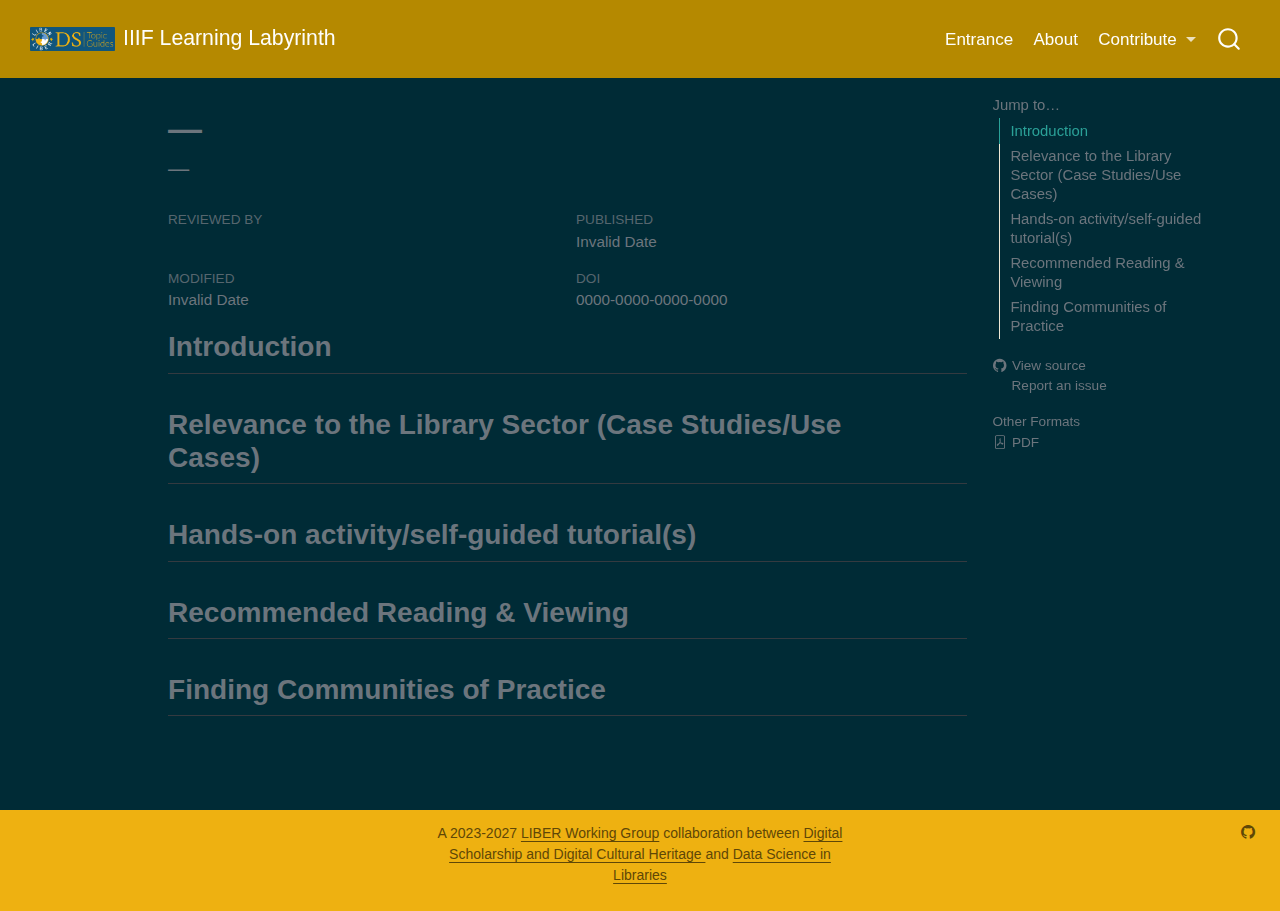
<file: book/docs/template.html>
<!DOCTYPE html>
<html xmlns="http://www.w3.org/1999/xhtml" lang="en" xml:lang="en"><head>

<meta charset="utf-8">
<meta name="generator" content="quarto-1.8.27">

<meta name="viewport" content="width=device-width, initial-scale=1.0, user-scalable=yes">


<title>— – IIIF Learning Labyrinth</title>
<style>
code{white-space: pre-wrap;}
span.smallcaps{font-variant: small-caps;}
div.columns{display: flex; gap: min(4vw, 1.5em);}
div.column{flex: auto; overflow-x: auto;}
div.hanging-indent{margin-left: 1.5em; text-indent: -1.5em;}
ul.task-list{list-style: none;}
ul.task-list li input[type="checkbox"] {
  width: 0.8em;
  margin: 0 0.8em 0.2em -1em; /* quarto-specific, see https://github.com/quarto-dev/quarto-cli/issues/4556 */ 
  vertical-align: middle;
}
</style>


<script src="site_libs/quarto-nav/quarto-nav.js"></script>
<script src="site_libs/clipboard/clipboard.min.js"></script>
<script src="site_libs/quarto-search/autocomplete.umd.js"></script>
<script src="site_libs/quarto-search/fuse.min.js"></script>
<script src="site_libs/quarto-search/quarto-search.js"></script>
<meta name="quarto:offset" content="./">
<link href="./logo/favicon.ico" rel="icon">
<script src="site_libs/quarto-html/quarto.js" type="module"></script>
<script src="site_libs/quarto-html/tabsets/tabsets.js" type="module"></script>
<script src="site_libs/quarto-html/axe/axe-check.js" type="module"></script>
<script src="site_libs/quarto-html/popper.min.js"></script>
<script src="site_libs/quarto-html/tippy.umd.min.js"></script>
<script src="site_libs/quarto-html/anchor.min.js"></script>
<link href="site_libs/quarto-html/tippy.css" rel="stylesheet">
<link href="site_libs/quarto-html/quarto-syntax-highlighting-dark-4d9afe2b8d18ee9fa5d0d57b5ed4214d.css" rel="stylesheet" id="quarto-text-highlighting-styles">
<script src="site_libs/bootstrap/bootstrap.min.js"></script>
<link href="site_libs/bootstrap/bootstrap-icons.css" rel="stylesheet">
<link href="site_libs/bootstrap/bootstrap-4ce7fe6c6217ebb72c5aa3abbaf32f2a.min.css" rel="stylesheet" append-hash="true" id="quarto-bootstrap" data-mode="dark">
<script id="quarto-search-options" type="application/json">{
  "location": "navbar",
  "copy-button": false,
  "collapse-after": 3,
  "panel-placement": "end",
  "type": "overlay",
  "limit": 50,
  "keyboard-shortcut": [
    "f",
    "/",
    "s"
  ],
  "show-item-context": false,
  "language": {
    "search-no-results-text": "No results",
    "search-matching-documents-text": "matching documents",
    "search-copy-link-title": "Copy link to search",
    "search-hide-matches-text": "Hide additional matches",
    "search-more-match-text": "more match in this document",
    "search-more-matches-text": "more matches in this document",
    "search-clear-button-title": "Clear",
    "search-text-placeholder": "Search",
    "search-detached-cancel-button-title": "Cancel",
    "search-submit-button-title": "Submit",
    "search-label": "Search"
  }
}</script>


</head>

<body class="nav-fixed quarto-light">

<div id="quarto-search-results"></div>
  <header id="quarto-header" class="headroom fixed-top">
    <nav class="navbar navbar-expand-lg " data-bs-theme="dark">
      <div class="navbar-container container-fluid">
      <div class="navbar-brand-container mx-auto">
    <a href="./index.html" class="navbar-brand navbar-brand-logo">
    <img src="./logo/Liber-DS-logo-long-blue.png" alt="" class="navbar-logo light-content">
    <img src="./logo/Liber-DS-logo-long-blue.png" alt="" class="navbar-logo dark-content">
    </a>
    <a class="navbar-brand" href="./index.html">
    <span class="navbar-title">IIIF Learning Labyrinth</span>
    </a>
  </div>
            <div id="quarto-search" class="" title="Search"></div>
          <button class="navbar-toggler" type="button" data-bs-toggle="collapse" data-bs-target="#navbarCollapse" aria-controls="navbarCollapse" role="menu" aria-expanded="false" aria-label="Toggle navigation" onclick="if (window.quartoToggleHeadroom) { window.quartoToggleHeadroom(); }">
  <span class="navbar-toggler-icon"></span>
</button>
          <div class="collapse navbar-collapse" id="navbarCollapse">
            <ul class="navbar-nav navbar-nav-scroll ms-auto">
  <li class="nav-item">
    <a class="nav-link" href="./topicguides.html"> 
<span class="menu-text">Entrance</span></a>
  </li>  
  <li class="nav-item">
    <a class="nav-link" href="./project-overview.html"> 
<span class="menu-text">About</span></a>
  </li>  
  <li class="nav-item dropdown ">
    <a class="nav-link dropdown-toggle" href="#" id="nav-menu-contribute" role="link" data-bs-toggle="dropdown" aria-expanded="false">
 <span class="menu-text">Contribute</span>
    </a>
    <ul class="dropdown-menu dropdown-menu-end" aria-labelledby="nav-menu-contribute">    
        <li>
    <a class="dropdown-item" href="./contributing.html">
 <span class="dropdown-text">Contribute to our Project</span></a>
  </li>  
        <li>
    <a class="dropdown-item" href="./guidelines.html">
 <span class="dropdown-text">Author Guidance &amp; Style Guide</span></a>
  </li>  
        <li>
    <a class="dropdown-item" href="./licensing.html">
 <span class="dropdown-text">Licensing &amp; Re-use</span></a>
  </li>  
    </ul>
  </li>
</ul>
          </div> <!-- /navcollapse -->
            <div class="quarto-navbar-tools">
</div>
      </div> <!-- /container-fluid -->
    </nav>
</header>
<!-- content -->
<div id="quarto-content" class="quarto-container page-columns page-rows-contents page-layout-article page-navbar">
<!-- sidebar -->
<!-- margin-sidebar -->
    <div id="quarto-margin-sidebar" class="sidebar margin-sidebar">
        <nav id="TOC" role="doc-toc" class="toc-active">
    <h2 id="toc-title">Jump to…</h2>
   
  <ul class="collapse">
  <li><a href="#introduction" id="toc-introduction" class="nav-link active" data-scroll-target="#introduction">Introduction</a></li>
  <li><a href="#relevance-to-the-library-sector-case-studiesuse-cases" id="toc-relevance-to-the-library-sector-case-studiesuse-cases" class="nav-link" data-scroll-target="#relevance-to-the-library-sector-case-studiesuse-cases">Relevance to the Library Sector (Case Studies/Use Cases)</a></li>
  <li><a href="#hands-on-activityself-guided-tutorials" id="toc-hands-on-activityself-guided-tutorials" class="nav-link" data-scroll-target="#hands-on-activityself-guided-tutorials">Hands-on activity/self-guided tutorial(s)</a></li>
  <li><a href="#recommended-reading-viewing" id="toc-recommended-reading-viewing" class="nav-link" data-scroll-target="#recommended-reading-viewing">Recommended Reading &amp; Viewing</a></li>
  <li><a href="#finding-communities-of-practice" id="toc-finding-communities-of-practice" class="nav-link" data-scroll-target="#finding-communities-of-practice">Finding Communities of Practice</a></li>
  </ul>
<div class="toc-actions"><ul class="collapse"><li><a href="https://github.com/IrisBox/IIIF-Learning-Labyrinth/blob/main/book/template.qmd" class="toc-action"><i class="bi bi-github"></i>View source</a></li><li><a href="https://github.com/IrisBox/IIIF-Learning-Labyrinth/issues/new" class="toc-action"><i class="bi empty"></i>Report an issue</a></li></ul></div><div class="quarto-alternate-formats"><h2>Other Formats</h2><ul><li><a href="template.pdf"><i class="bi bi-file-pdf"></i>PDF</a></li></ul></div></nav>
    </div>
<!-- main -->
<main class="content" id="quarto-document-content">

<header id="title-block-header" class="quarto-title-block default">
  <div class="quarto-title">
        <h1 class="title">—</h1>
            <p class="subtitle lead">—</p>
          </div>
    <div class="quarto-title-meta">

         <div class="quarto-title-meta-reviewed-by">
      <div class="quarto-title-meta-heading">Reviewed By</div>
      <div class="quarto-title-meta-contents">
          
          
        
      </div>
    </div>
    
        <div class="quarto-title-meta-date">
      <div class="quarto-title-meta-heading">Published</div>
      <div class="quarto-title-meta-contents">
        <p class="date">Invalid Date</p>
      </div>
    </div>
            <div class="quarto-title-meta-modified-date">
      <div class="quarto-title-meta-heading">Modified</div>
      <div class="quarto-title-meta-contents">
        <p class="date-modified">Invalid Date</p>
      </div>
    </div>
            <div class="quarto-title-meta-doi">
      <div class="quarto-title-meta-heading">DOI</div>
      <div class="quarto-title-meta-contents">
        <p class="doi">0000-0000-0000-0000</p>
      </div>
    </div>
      </div>
      </header>


<section id="introduction" class="level2">
<h2 class="anchored" data-anchor-id="introduction">Introduction</h2>
</section>
<section id="relevance-to-the-library-sector-case-studiesuse-cases" class="level2">
<h2 class="anchored" data-anchor-id="relevance-to-the-library-sector-case-studiesuse-cases">Relevance to the Library Sector (Case Studies/Use Cases)</h2>
</section>
<section id="hands-on-activityself-guided-tutorials" class="level2">
<h2 class="anchored" data-anchor-id="hands-on-activityself-guided-tutorials">Hands-on activity/self-guided tutorial(s)</h2>
</section>
<section id="recommended-reading-viewing" class="level2">
<h2 class="anchored" data-anchor-id="recommended-reading-viewing">Recommended Reading &amp; Viewing</h2>
</section>
<section id="finding-communities-of-practice" class="level2">
<h2 class="anchored" data-anchor-id="finding-communities-of-practice">Finding Communities of Practice</h2>


</section>

</main> <!-- /main -->
<script id="quarto-html-after-body" type="application/javascript">
  window.document.addEventListener("DOMContentLoaded", function (event) {
    const icon = "";
    const anchorJS = new window.AnchorJS();
    anchorJS.options = {
      placement: 'right',
      icon: icon
    };
    anchorJS.add('.anchored');
    const isCodeAnnotation = (el) => {
      for (const clz of el.classList) {
        if (clz.startsWith('code-annotation-')) {                     
          return true;
        }
      }
      return false;
    }
    const onCopySuccess = function(e) {
      // button target
      const button = e.trigger;
      // don't keep focus
      button.blur();
      // flash "checked"
      button.classList.add('code-copy-button-checked');
      var currentTitle = button.getAttribute("title");
      button.setAttribute("title", "Copied!");
      let tooltip;
      if (window.bootstrap) {
        button.setAttribute("data-bs-toggle", "tooltip");
        button.setAttribute("data-bs-placement", "left");
        button.setAttribute("data-bs-title", "Copied!");
        tooltip = new bootstrap.Tooltip(button, 
          { trigger: "manual", 
            customClass: "code-copy-button-tooltip",
            offset: [0, -8]});
        tooltip.show();    
      }
      setTimeout(function() {
        if (tooltip) {
          tooltip.hide();
          button.removeAttribute("data-bs-title");
          button.removeAttribute("data-bs-toggle");
          button.removeAttribute("data-bs-placement");
        }
        button.setAttribute("title", currentTitle);
        button.classList.remove('code-copy-button-checked');
      }, 1000);
      // clear code selection
      e.clearSelection();
    }
    const getTextToCopy = function(trigger) {
      const outerScaffold = trigger.parentElement.cloneNode(true);
      const codeEl = outerScaffold.querySelector('code');
      for (const childEl of codeEl.children) {
        if (isCodeAnnotation(childEl)) {
          childEl.remove();
        }
      }
      return codeEl.innerText;
    }
    const clipboard = new window.ClipboardJS('.code-copy-button:not([data-in-quarto-modal])', {
      text: getTextToCopy
    });
    clipboard.on('success', onCopySuccess);
    if (window.document.getElementById('quarto-embedded-source-code-modal')) {
      const clipboardModal = new window.ClipboardJS('.code-copy-button[data-in-quarto-modal]', {
        text: getTextToCopy,
        container: window.document.getElementById('quarto-embedded-source-code-modal')
      });
      clipboardModal.on('success', onCopySuccess);
    }
      var localhostRegex = new RegExp(/^(?:http|https):\/\/localhost\:?[0-9]*\//);
      var mailtoRegex = new RegExp(/^mailto:/);
        var filterRegex = new RegExp('/' + window.location.host + '/');
      var isInternal = (href) => {
          return filterRegex.test(href) || localhostRegex.test(href) || mailtoRegex.test(href);
      }
      // Inspect non-navigation links and adorn them if external
     var links = window.document.querySelectorAll('a[href]:not(.nav-link):not(.navbar-brand):not(.toc-action):not(.sidebar-link):not(.sidebar-item-toggle):not(.pagination-link):not(.no-external):not([aria-hidden]):not(.dropdown-item):not(.quarto-navigation-tool):not(.about-link)');
      for (var i=0; i<links.length; i++) {
        const link = links[i];
        if (!isInternal(link.href)) {
          // undo the damage that might have been done by quarto-nav.js in the case of
          // links that we want to consider external
          if (link.dataset.originalHref !== undefined) {
            link.href = link.dataset.originalHref;
          }
        }
      }
    function tippyHover(el, contentFn, onTriggerFn, onUntriggerFn) {
      const config = {
        allowHTML: true,
        maxWidth: 500,
        delay: 100,
        arrow: false,
        appendTo: function(el) {
            return el.parentElement;
        },
        interactive: true,
        interactiveBorder: 10,
        theme: 'quarto',
        placement: 'bottom-start',
      };
      if (contentFn) {
        config.content = contentFn;
      }
      if (onTriggerFn) {
        config.onTrigger = onTriggerFn;
      }
      if (onUntriggerFn) {
        config.onUntrigger = onUntriggerFn;
      }
      window.tippy(el, config); 
    }
    const noterefs = window.document.querySelectorAll('a[role="doc-noteref"]');
    for (var i=0; i<noterefs.length; i++) {
      const ref = noterefs[i];
      tippyHover(ref, function() {
        // use id or data attribute instead here
        let href = ref.getAttribute('data-footnote-href') || ref.getAttribute('href');
        try { href = new URL(href).hash; } catch {}
        const id = href.replace(/^#\/?/, "");
        const note = window.document.getElementById(id);
        if (note) {
          return note.innerHTML;
        } else {
          return "";
        }
      });
    }
    const xrefs = window.document.querySelectorAll('a.quarto-xref');
    const processXRef = (id, note) => {
      // Strip column container classes
      const stripColumnClz = (el) => {
        el.classList.remove("page-full", "page-columns");
        if (el.children) {
          for (const child of el.children) {
            stripColumnClz(child);
          }
        }
      }
      stripColumnClz(note)
      if (id === null || id.startsWith('sec-')) {
        // Special case sections, only their first couple elements
        const container = document.createElement("div");
        if (note.children && note.children.length > 2) {
          container.appendChild(note.children[0].cloneNode(true));
          for (let i = 1; i < note.children.length; i++) {
            const child = note.children[i];
            if (child.tagName === "P" && child.innerText === "") {
              continue;
            } else {
              container.appendChild(child.cloneNode(true));
              break;
            }
          }
          if (window.Quarto?.typesetMath) {
            window.Quarto.typesetMath(container);
          }
          return container.innerHTML
        } else {
          if (window.Quarto?.typesetMath) {
            window.Quarto.typesetMath(note);
          }
          return note.innerHTML;
        }
      } else {
        // Remove any anchor links if they are present
        const anchorLink = note.querySelector('a.anchorjs-link');
        if (anchorLink) {
          anchorLink.remove();
        }
        if (window.Quarto?.typesetMath) {
          window.Quarto.typesetMath(note);
        }
        if (note.classList.contains("callout")) {
          return note.outerHTML;
        } else {
          return note.innerHTML;
        }
      }
    }
    for (var i=0; i<xrefs.length; i++) {
      const xref = xrefs[i];
      tippyHover(xref, undefined, function(instance) {
        instance.disable();
        let url = xref.getAttribute('href');
        let hash = undefined; 
        if (url.startsWith('#')) {
          hash = url;
        } else {
          try { hash = new URL(url).hash; } catch {}
        }
        if (hash) {
          const id = hash.replace(/^#\/?/, "");
          const note = window.document.getElementById(id);
          if (note !== null) {
            try {
              const html = processXRef(id, note.cloneNode(true));
              instance.setContent(html);
            } finally {
              instance.enable();
              instance.show();
            }
          } else {
            // See if we can fetch this
            fetch(url.split('#')[0])
            .then(res => res.text())
            .then(html => {
              const parser = new DOMParser();
              const htmlDoc = parser.parseFromString(html, "text/html");
              const note = htmlDoc.getElementById(id);
              if (note !== null) {
                const html = processXRef(id, note);
                instance.setContent(html);
              } 
            }).finally(() => {
              instance.enable();
              instance.show();
            });
          }
        } else {
          // See if we can fetch a full url (with no hash to target)
          // This is a special case and we should probably do some content thinning / targeting
          fetch(url)
          .then(res => res.text())
          .then(html => {
            const parser = new DOMParser();
            const htmlDoc = parser.parseFromString(html, "text/html");
            const note = htmlDoc.querySelector('main.content');
            if (note !== null) {
              // This should only happen for chapter cross references
              // (since there is no id in the URL)
              // remove the first header
              if (note.children.length > 0 && note.children[0].tagName === "HEADER") {
                note.children[0].remove();
              }
              const html = processXRef(null, note);
              instance.setContent(html);
            } 
          }).finally(() => {
            instance.enable();
            instance.show();
          });
        }
      }, function(instance) {
      });
    }
        let selectedAnnoteEl;
        const selectorForAnnotation = ( cell, annotation) => {
          let cellAttr = 'data-code-cell="' + cell + '"';
          let lineAttr = 'data-code-annotation="' +  annotation + '"';
          const selector = 'span[' + cellAttr + '][' + lineAttr + ']';
          return selector;
        }
        const selectCodeLines = (annoteEl) => {
          const doc = window.document;
          const targetCell = annoteEl.getAttribute("data-target-cell");
          const targetAnnotation = annoteEl.getAttribute("data-target-annotation");
          const annoteSpan = window.document.querySelector(selectorForAnnotation(targetCell, targetAnnotation));
          const lines = annoteSpan.getAttribute("data-code-lines").split(",");
          const lineIds = lines.map((line) => {
            return targetCell + "-" + line;
          })
          let top = null;
          let height = null;
          let parent = null;
          if (lineIds.length > 0) {
              //compute the position of the single el (top and bottom and make a div)
              const el = window.document.getElementById(lineIds[0]);
              top = el.offsetTop;
              height = el.offsetHeight;
              parent = el.parentElement.parentElement;
            if (lineIds.length > 1) {
              const lastEl = window.document.getElementById(lineIds[lineIds.length - 1]);
              const bottom = lastEl.offsetTop + lastEl.offsetHeight;
              height = bottom - top;
            }
            if (top !== null && height !== null && parent !== null) {
              // cook up a div (if necessary) and position it 
              let div = window.document.getElementById("code-annotation-line-highlight");
              if (div === null) {
                div = window.document.createElement("div");
                div.setAttribute("id", "code-annotation-line-highlight");
                div.style.position = 'absolute';
                parent.appendChild(div);
              }
              div.style.top = top - 2 + "px";
              div.style.height = height + 4 + "px";
              div.style.left = 0;
              let gutterDiv = window.document.getElementById("code-annotation-line-highlight-gutter");
              if (gutterDiv === null) {
                gutterDiv = window.document.createElement("div");
                gutterDiv.setAttribute("id", "code-annotation-line-highlight-gutter");
                gutterDiv.style.position = 'absolute';
                const codeCell = window.document.getElementById(targetCell);
                const gutter = codeCell.querySelector('.code-annotation-gutter');
                gutter.appendChild(gutterDiv);
              }
              gutterDiv.style.top = top - 2 + "px";
              gutterDiv.style.height = height + 4 + "px";
            }
            selectedAnnoteEl = annoteEl;
          }
        };
        const unselectCodeLines = () => {
          const elementsIds = ["code-annotation-line-highlight", "code-annotation-line-highlight-gutter"];
          elementsIds.forEach((elId) => {
            const div = window.document.getElementById(elId);
            if (div) {
              div.remove();
            }
          });
          selectedAnnoteEl = undefined;
        };
          // Handle positioning of the toggle
      window.addEventListener(
        "resize",
        throttle(() => {
          elRect = undefined;
          if (selectedAnnoteEl) {
            selectCodeLines(selectedAnnoteEl);
          }
        }, 10)
      );
      function throttle(fn, ms) {
      let throttle = false;
      let timer;
        return (...args) => {
          if(!throttle) { // first call gets through
              fn.apply(this, args);
              throttle = true;
          } else { // all the others get throttled
              if(timer) clearTimeout(timer); // cancel #2
              timer = setTimeout(() => {
                fn.apply(this, args);
                timer = throttle = false;
              }, ms);
          }
        };
      }
        // Attach click handler to the DT
        const annoteDls = window.document.querySelectorAll('dt[data-target-cell]');
        for (const annoteDlNode of annoteDls) {
          annoteDlNode.addEventListener('click', (event) => {
            const clickedEl = event.target;
            if (clickedEl !== selectedAnnoteEl) {
              unselectCodeLines();
              const activeEl = window.document.querySelector('dt[data-target-cell].code-annotation-active');
              if (activeEl) {
                activeEl.classList.remove('code-annotation-active');
              }
              selectCodeLines(clickedEl);
              clickedEl.classList.add('code-annotation-active');
            } else {
              // Unselect the line
              unselectCodeLines();
              clickedEl.classList.remove('code-annotation-active');
            }
          });
        }
    const findCites = (el) => {
      const parentEl = el.parentElement;
      if (parentEl) {
        const cites = parentEl.dataset.cites;
        if (cites) {
          return {
            el,
            cites: cites.split(' ')
          };
        } else {
          return findCites(el.parentElement)
        }
      } else {
        return undefined;
      }
    };
    var bibliorefs = window.document.querySelectorAll('a[role="doc-biblioref"]');
    for (var i=0; i<bibliorefs.length; i++) {
      const ref = bibliorefs[i];
      const citeInfo = findCites(ref);
      if (citeInfo) {
        tippyHover(citeInfo.el, function() {
          var popup = window.document.createElement('div');
          citeInfo.cites.forEach(function(cite) {
            var citeDiv = window.document.createElement('div');
            citeDiv.classList.add('hanging-indent');
            citeDiv.classList.add('csl-entry');
            var biblioDiv = window.document.getElementById('ref-' + cite);
            if (biblioDiv) {
              citeDiv.innerHTML = biblioDiv.innerHTML;
            }
            popup.appendChild(citeDiv);
          });
          return popup.innerHTML;
        });
      }
    }
  });
  </script>
</div> <!-- /content -->
<footer class="footer">
  <div class="nav-footer">
    <div class="nav-footer-left">
      &nbsp;
    </div>   
    <div class="nav-footer-center">
<p>A 2023-2027 <a href="https://libereurope.eu/working-groups">LIBER Working Group</a> collaboration between <a href="https://libereurope.eu/working-group/digital-scholarship-and-digital-cultural-heritage-collections-working-group/">Digital Scholarship and Digital Cultural Heritage </a> and <a href="https://libereurope.eu/working-group/liber-data-science-in-libraries-working-group/">Data Science in Libraries</a></p>
<div class="toc-actions d-sm-block d-md-none"><ul><li><a href="https://github.com/IrisBox/IIIF-Learning-Labyrinth/blob/main/book/template.qmd" class="toc-action"><i class="bi bi-github"></i>View source</a></li><li><a href="https://github.com/IrisBox/IIIF-Learning-Labyrinth/issues/new" class="toc-action"><i class="bi empty"></i>Report an issue</a></li></ul></div></div>
    <div class="nav-footer-right">
      <ul class="footer-items list-unstyled">
    <li class="nav-item compact">
    <a class="nav-link" href="https://github.com/libereurope/ds-topic-guides">
      <i class="bi bi-github" role="img">
</i> 
    </a>
  </li>  
</ul>
    </div>
  </div>
</footer>




</body></html>
</file>
<file: book/docs/site_libs/quarto-html/tippy.css>
.tippy-box[data-animation=fade][data-state=hidden]{opacity:0}[data-tippy-root]{max-width:calc(100vw - 10px)}.tippy-box{position:relative;background-color:#333;color:#fff;border-radius:4px;font-size:14px;line-height:1.4;white-space:normal;outline:0;transition-property:transform,visibility,opacity}.tippy-box[data-placement^=top]>.tippy-arrow{bottom:0}.tippy-box[data-placement^=top]>.tippy-arrow:before{bottom:-7px;left:0;border-width:8px 8px 0;border-top-color:initial;transform-origin:center top}.tippy-box[data-placement^=bottom]>.tippy-arrow{top:0}.tippy-box[data-placement^=bottom]>.tippy-arrow:before{top:-7px;left:0;border-width:0 8px 8px;border-bottom-color:initial;transform-origin:center bottom}.tippy-box[data-placement^=left]>.tippy-arrow{right:0}.tippy-box[data-placement^=left]>.tippy-arrow:before{border-width:8px 0 8px 8px;border-left-color:initial;right:-7px;transform-origin:center left}.tippy-box[data-placement^=right]>.tippy-arrow{left:0}.tippy-box[data-placement^=right]>.tippy-arrow:before{left:-7px;border-width:8px 8px 8px 0;border-right-color:initial;transform-origin:center right}.tippy-box[data-inertia][data-state=visible]{transition-timing-function:cubic-bezier(.54,1.5,.38,1.11)}.tippy-arrow{width:16px;height:16px;color:#333}.tippy-arrow:before{content:"";position:absolute;border-color:transparent;border-style:solid}.tippy-content{position:relative;padding:5px 9px;z-index:1}
</file>
<file: book/docs/site_libs/quarto-html/quarto-syntax-highlighting-dark-4d9afe2b8d18ee9fa5d0d57b5ed4214d.css>
/* quarto syntax highlight colors */
:root {
  --quarto-hl-al-color: #f07178;
  --quarto-hl-an-color: #d4d0ab;
  --quarto-hl-at-color: #00e0e0;
  --quarto-hl-bn-color: #d4d0ab;
  --quarto-hl-bu-color: #abe338;
  --quarto-hl-ch-color: #abe338;
  --quarto-hl-co-color: #f8f8f2;
  --quarto-hl-cv-color: #ffd700;
  --quarto-hl-cn-color: #ffd700;
  --quarto-hl-cf-color: #ffa07a;
  --quarto-hl-dt-color: #ffa07a;
  --quarto-hl-dv-color: #d4d0ab;
  --quarto-hl-do-color: #f8f8f2;
  --quarto-hl-er-color: #f07178;
  --quarto-hl-ex-color: #00e0e0;
  --quarto-hl-fl-color: #d4d0ab;
  --quarto-hl-fu-color: #ffa07a;
  --quarto-hl-im-color: #abe338;
  --quarto-hl-in-color: #d4d0ab;
  --quarto-hl-kw-color: #ffa07a;
  --quarto-hl-op-color: #ffa07a;
  --quarto-hl-ot-color: #00e0e0;
  --quarto-hl-pp-color: #dcc6e0;
  --quarto-hl-re-color: #00e0e0;
  --quarto-hl-sc-color: #abe338;
  --quarto-hl-ss-color: #abe338;
  --quarto-hl-st-color: #abe338;
  --quarto-hl-va-color: #00e0e0;
  --quarto-hl-vs-color: #abe338;
  --quarto-hl-wa-color: #dcc6e0;
}

/* other quarto variables */
:root {
  --quarto-font-monospace: SFMono-Regular, Menlo, Monaco, Consolas, "Liberation Mono", "Courier New", monospace;
}

/* syntax highlight based on Pandoc's rules */
pre > code.sourceCode > span {
  color: #f8f8f2;
}

code.sourceCode > span {
  color: #f8f8f2;
}

div.sourceCode,
div.sourceCode pre.sourceCode {
  color: #f8f8f2;
}

/* Normal */
code span {
  color: #f8f8f2;
}

/* Alert */
code span.al {
  color: #f07178;
}

/* Annotation */
code span.an {
  color: #d4d0ab;
}

/* Attribute */
code span.at {
  color: #00e0e0;
}

/* BaseN */
code span.bn {
  color: #d4d0ab;
}

/* BuiltIn */
code span.bu {
  color: #abe338;
}

/* ControlFlow */
code span.cf {
  font-weight: bold;
  color: #ffa07a;
}

/* Char */
code span.ch {
  color: #abe338;
}

/* Constant */
code span.cn {
  color: #ffd700;
}

/* Comment */
code span.co {
  font-style: italic;
  color: #f8f8f2;
}

/* CommentVar */
code span.cv {
  color: #ffd700;
}

/* Documentation */
code span.do {
  color: #f8f8f2;
}

/* DataType */
code span.dt {
  color: #ffa07a;
}

/* DecVal */
code span.dv {
  color: #d4d0ab;
}

/* Error */
code span.er {
  color: #f07178;
  text-decoration: underline;
}

/* Extension */
code span.ex {
  font-weight: bold;
  color: #00e0e0;
}

/* Float */
code span.fl {
  color: #d4d0ab;
}

/* Function */
code span.fu {
  color: #ffa07a;
}

/* Import */
code span.im {
  color: #abe338;
}

/* Information */
code span.in {
  color: #d4d0ab;
}

/* Keyword */
code span.kw {
  font-weight: bold;
  color: #ffa07a;
}

/* Operator */
code span.op {
  color: #ffa07a;
}

/* Other */
code span.ot {
  color: #00e0e0;
}

/* Preprocessor */
code span.pp {
  color: #dcc6e0;
}

/* RegionMarker */
code span.re {
  background-color: #f8f8f2;
  color: #00e0e0;
}

/* SpecialChar */
code span.sc {
  color: #abe338;
}

/* SpecialString */
code span.ss {
  color: #abe338;
}

/* String */
code span.st {
  color: #abe338;
}

/* Variable */
code span.va {
  color: #00e0e0;
}

/* VerbatimString */
code span.vs {
  color: #abe338;
}

/* Warning */
code span.wa {
  color: #dcc6e0;
}

.prevent-inlining {
  content: "</";
}

/*# sourceMappingURL=86edf53ecdff796acf02dbceed379426.css.map */
</file>
<file: book/docs/site_libs/quarto-html/quarto-syntax-highlighting-ed96de9b727972fe78a7b5d16c58bf87.css>
/* quarto syntax highlight colors */
:root {
  --quarto-hl-ot-color: #003B4F;
  --quarto-hl-at-color: #657422;
  --quarto-hl-ss-color: #20794D;
  --quarto-hl-an-color: #5E5E5E;
  --quarto-hl-fu-color: #4758AB;
  --quarto-hl-st-color: #20794D;
  --quarto-hl-cf-color: #003B4F;
  --quarto-hl-op-color: #5E5E5E;
  --quarto-hl-er-color: #AD0000;
  --quarto-hl-bn-color: #AD0000;
  --quarto-hl-al-color: #AD0000;
  --quarto-hl-va-color: #111111;
  --quarto-hl-bu-color: inherit;
  --quarto-hl-ex-color: inherit;
  --quarto-hl-pp-color: #AD0000;
  --quarto-hl-in-color: #5E5E5E;
  --quarto-hl-vs-color: #20794D;
  --quarto-hl-wa-color: #5E5E5E;
  --quarto-hl-do-color: #5E5E5E;
  --quarto-hl-im-color: #00769E;
  --quarto-hl-ch-color: #20794D;
  --quarto-hl-dt-color: #AD0000;
  --quarto-hl-fl-color: #AD0000;
  --quarto-hl-co-color: #5E5E5E;
  --quarto-hl-cv-color: #5E5E5E;
  --quarto-hl-cn-color: #8f5902;
  --quarto-hl-sc-color: #5E5E5E;
  --quarto-hl-dv-color: #AD0000;
  --quarto-hl-kw-color: #003B4F;
}

/* other quarto variables */
:root {
  --quarto-font-monospace: SFMono-Regular, Menlo, Monaco, Consolas, "Liberation Mono", "Courier New", monospace;
}

/* syntax highlight based on Pandoc's rules */
pre > code.sourceCode > span {
  color: #003B4F;
}

code.sourceCode > span {
  color: #003B4F;
}

div.sourceCode,
div.sourceCode pre.sourceCode {
  color: #003B4F;
}

/* Normal */
code span {
  color: #003B4F;
}

/* Alert */
code span.al {
  color: #AD0000;
  font-style: inherit;
}

/* Annotation */
code span.an {
  color: #5E5E5E;
  font-style: inherit;
}

/* Attribute */
code span.at {
  color: #657422;
  font-style: inherit;
}

/* BaseN */
code span.bn {
  color: #AD0000;
  font-style: inherit;
}

/* BuiltIn */
code span.bu {
  font-style: inherit;
}

/* ControlFlow */
code span.cf {
  color: #003B4F;
  font-weight: bold;
  font-style: inherit;
}

/* Char */
code span.ch {
  color: #20794D;
  font-style: inherit;
}

/* Constant */
code span.cn {
  color: #8f5902;
  font-style: inherit;
}

/* Comment */
code span.co {
  color: #5E5E5E;
  font-style: inherit;
}

/* CommentVar */
code span.cv {
  color: #5E5E5E;
  font-style: italic;
}

/* Documentation */
code span.do {
  color: #5E5E5E;
  font-style: italic;
}

/* DataType */
code span.dt {
  color: #AD0000;
  font-style: inherit;
}

/* DecVal */
code span.dv {
  color: #AD0000;
  font-style: inherit;
}

/* Error */
code span.er {
  color: #AD0000;
  font-style: inherit;
}

/* Extension */
code span.ex {
  font-style: inherit;
}

/* Float */
code span.fl {
  color: #AD0000;
  font-style: inherit;
}

/* Function */
code span.fu {
  color: #4758AB;
  font-style: inherit;
}

/* Import */
code span.im {
  color: #00769E;
  font-style: inherit;
}

/* Information */
code span.in {
  color: #5E5E5E;
  font-style: inherit;
}

/* Keyword */
code span.kw {
  color: #003B4F;
  font-weight: bold;
  font-style: inherit;
}

/* Operator */
code span.op {
  color: #5E5E5E;
  font-style: inherit;
}

/* Other */
code span.ot {
  color: #003B4F;
  font-style: inherit;
}

/* Preprocessor */
code span.pp {
  color: #AD0000;
  font-style: inherit;
}

/* SpecialChar */
code span.sc {
  color: #5E5E5E;
  font-style: inherit;
}

/* SpecialString */
code span.ss {
  color: #20794D;
  font-style: inherit;
}

/* String */
code span.st {
  color: #20794D;
  font-style: inherit;
}

/* Variable */
code span.va {
  color: #111111;
  font-style: inherit;
}

/* VerbatimString */
code span.vs {
  color: #20794D;
  font-style: inherit;
}

/* Warning */
code span.wa {
  color: #5E5E5E;
  font-style: italic;
}

.prevent-inlining {
  content: "</";
}

/*# sourceMappingURL=0920dd6d7437995b8cdf7429764427b1.css.map */
</file>
